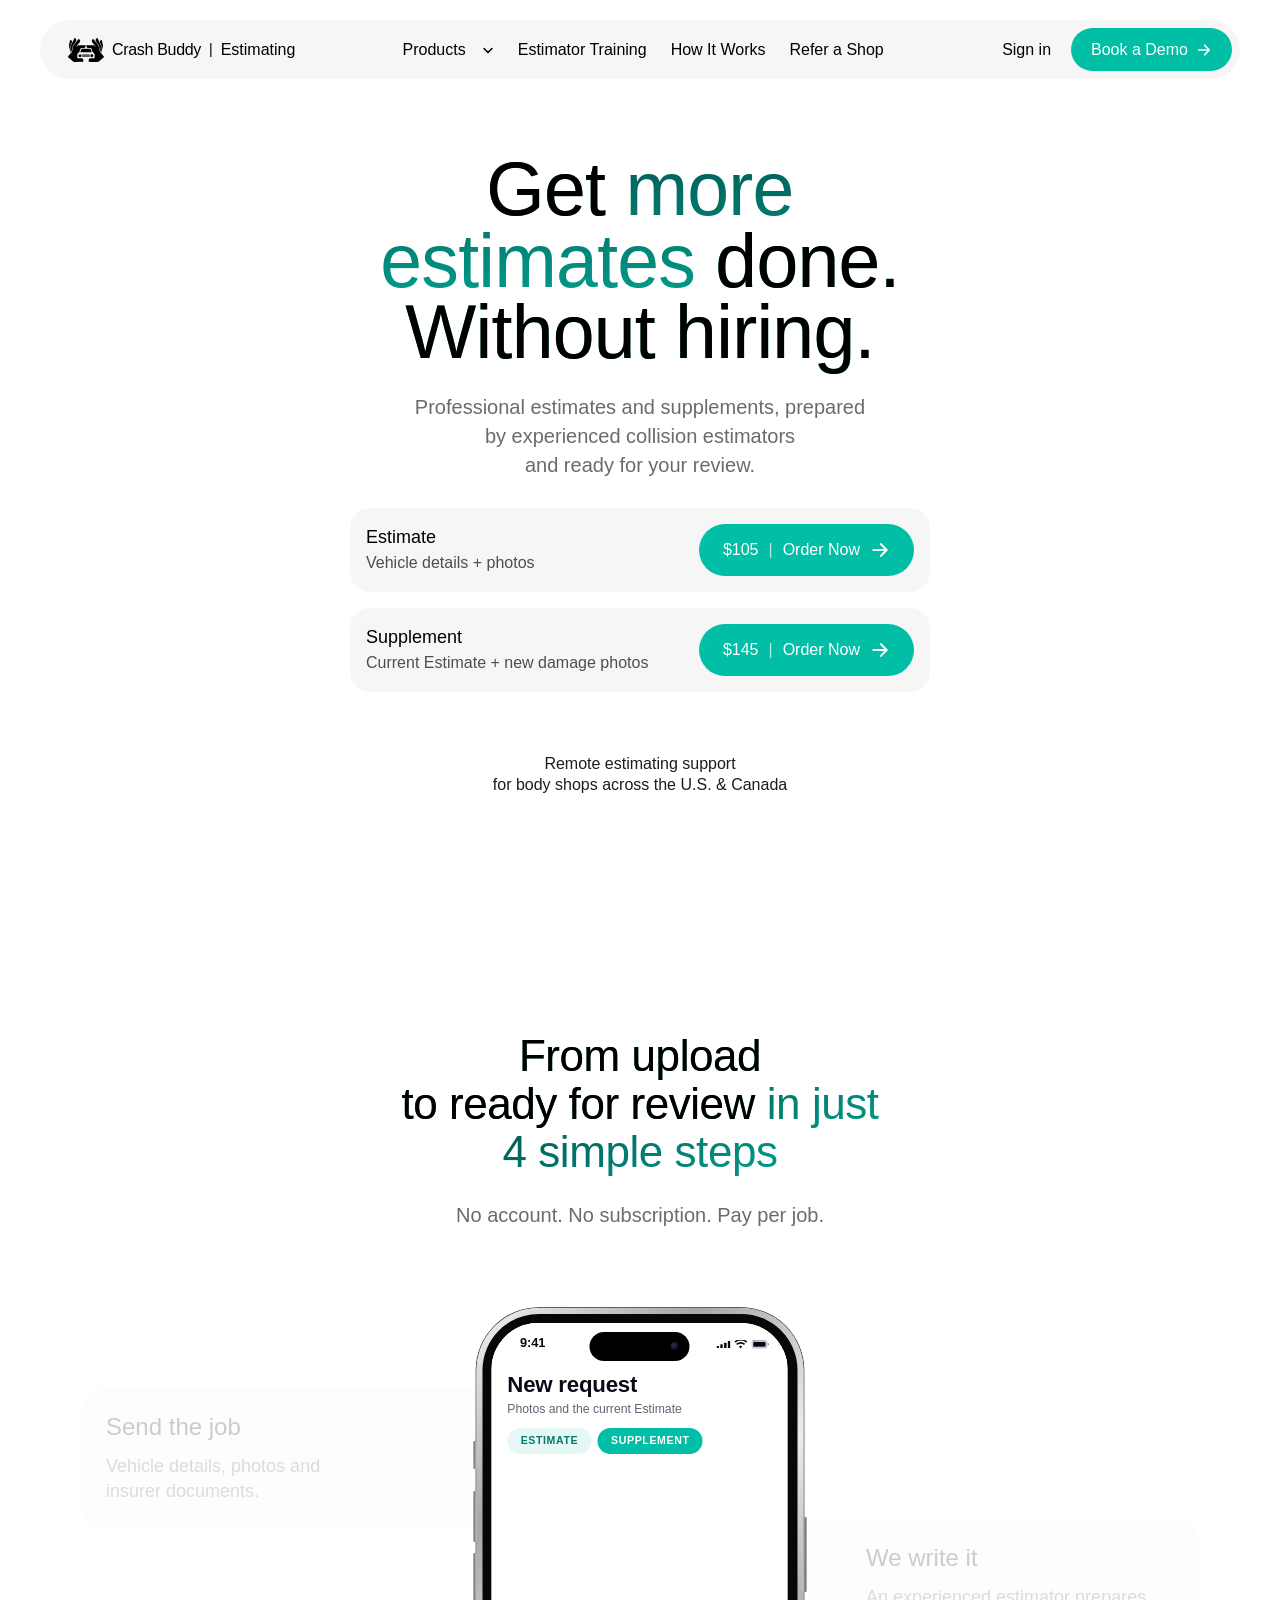
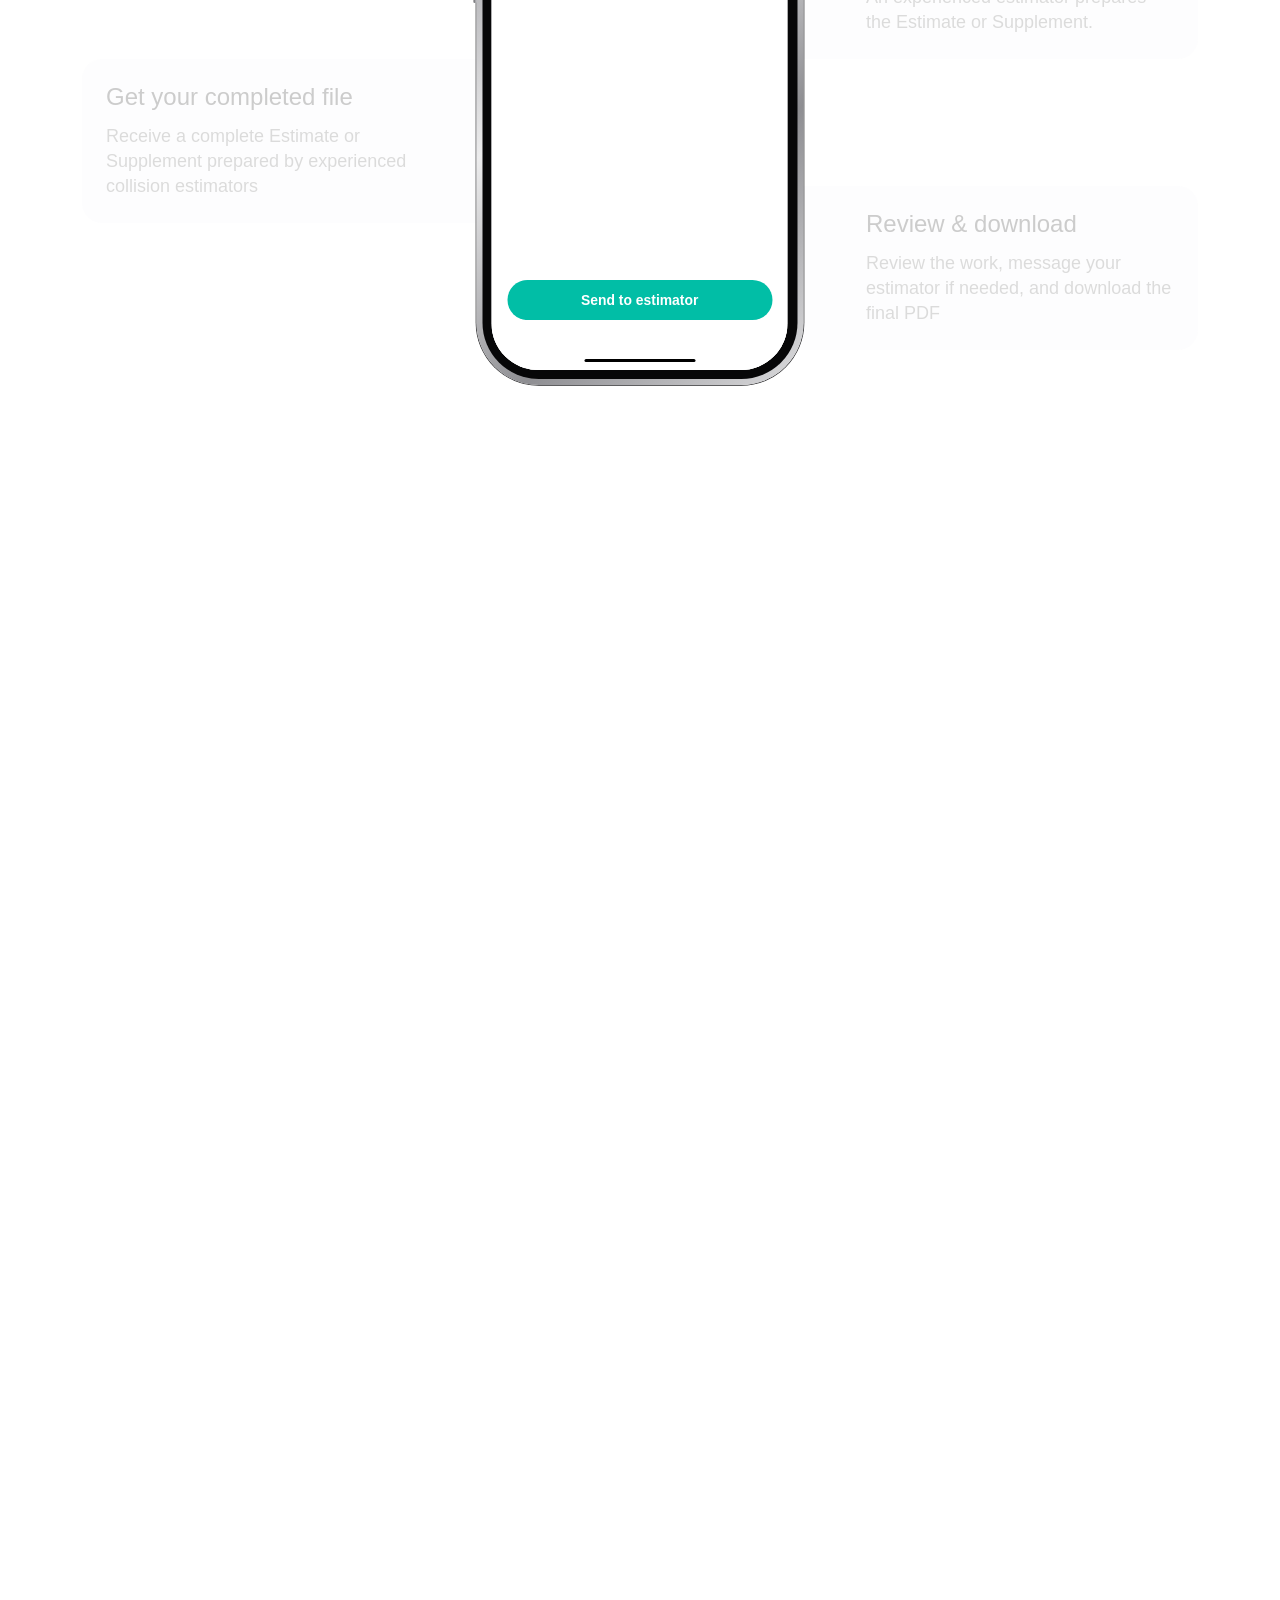
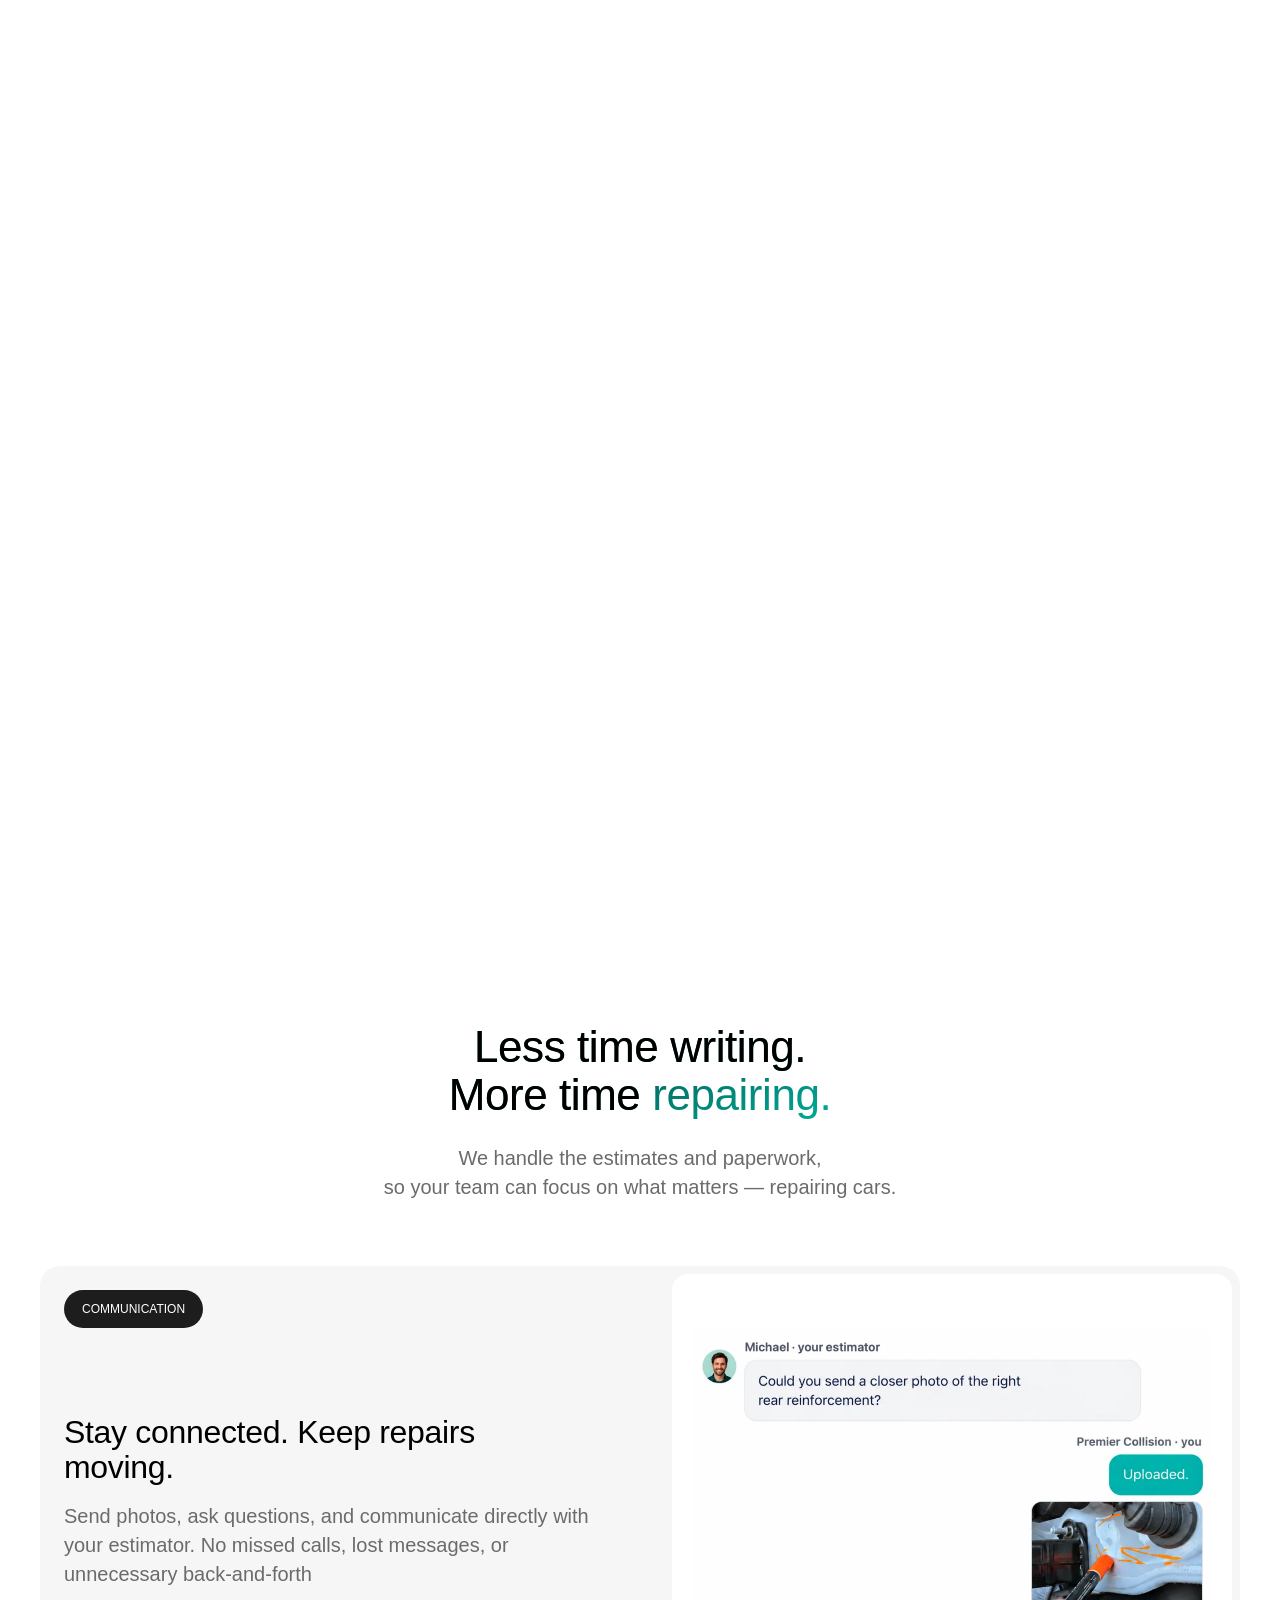
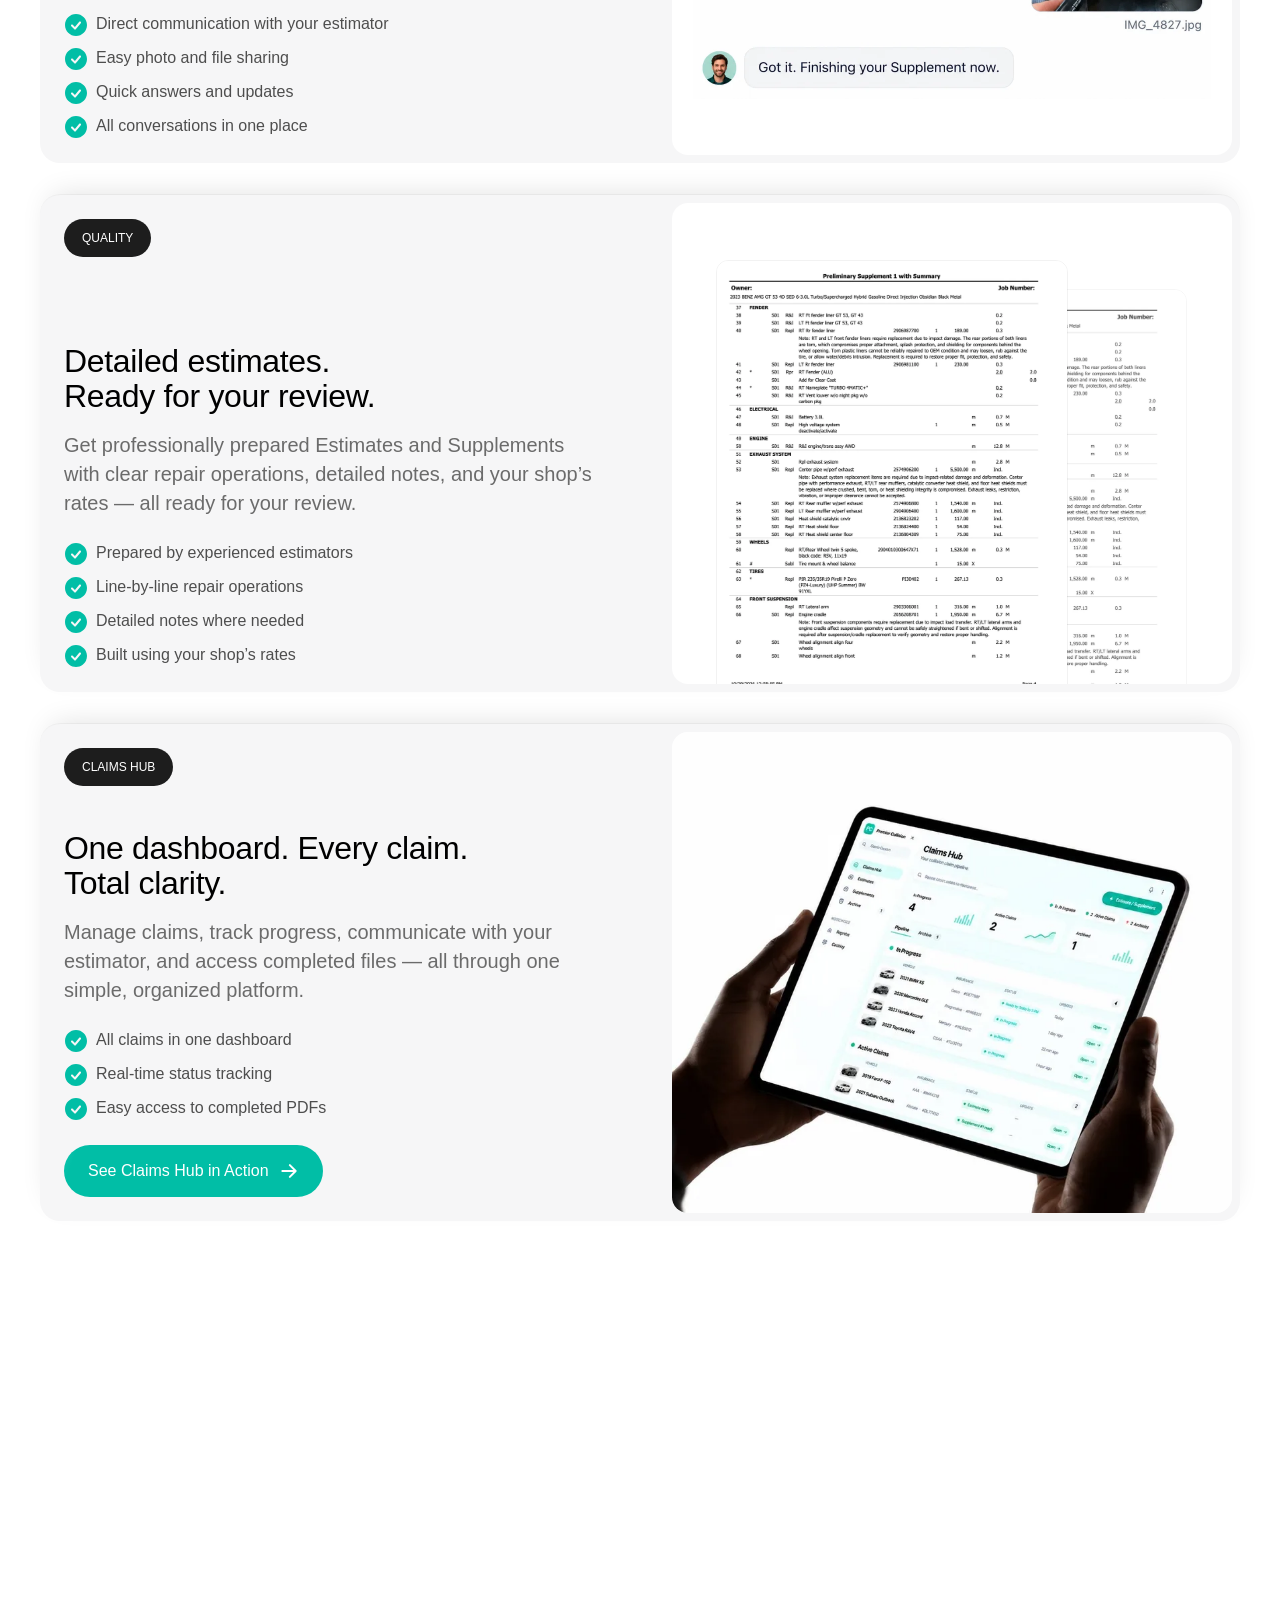
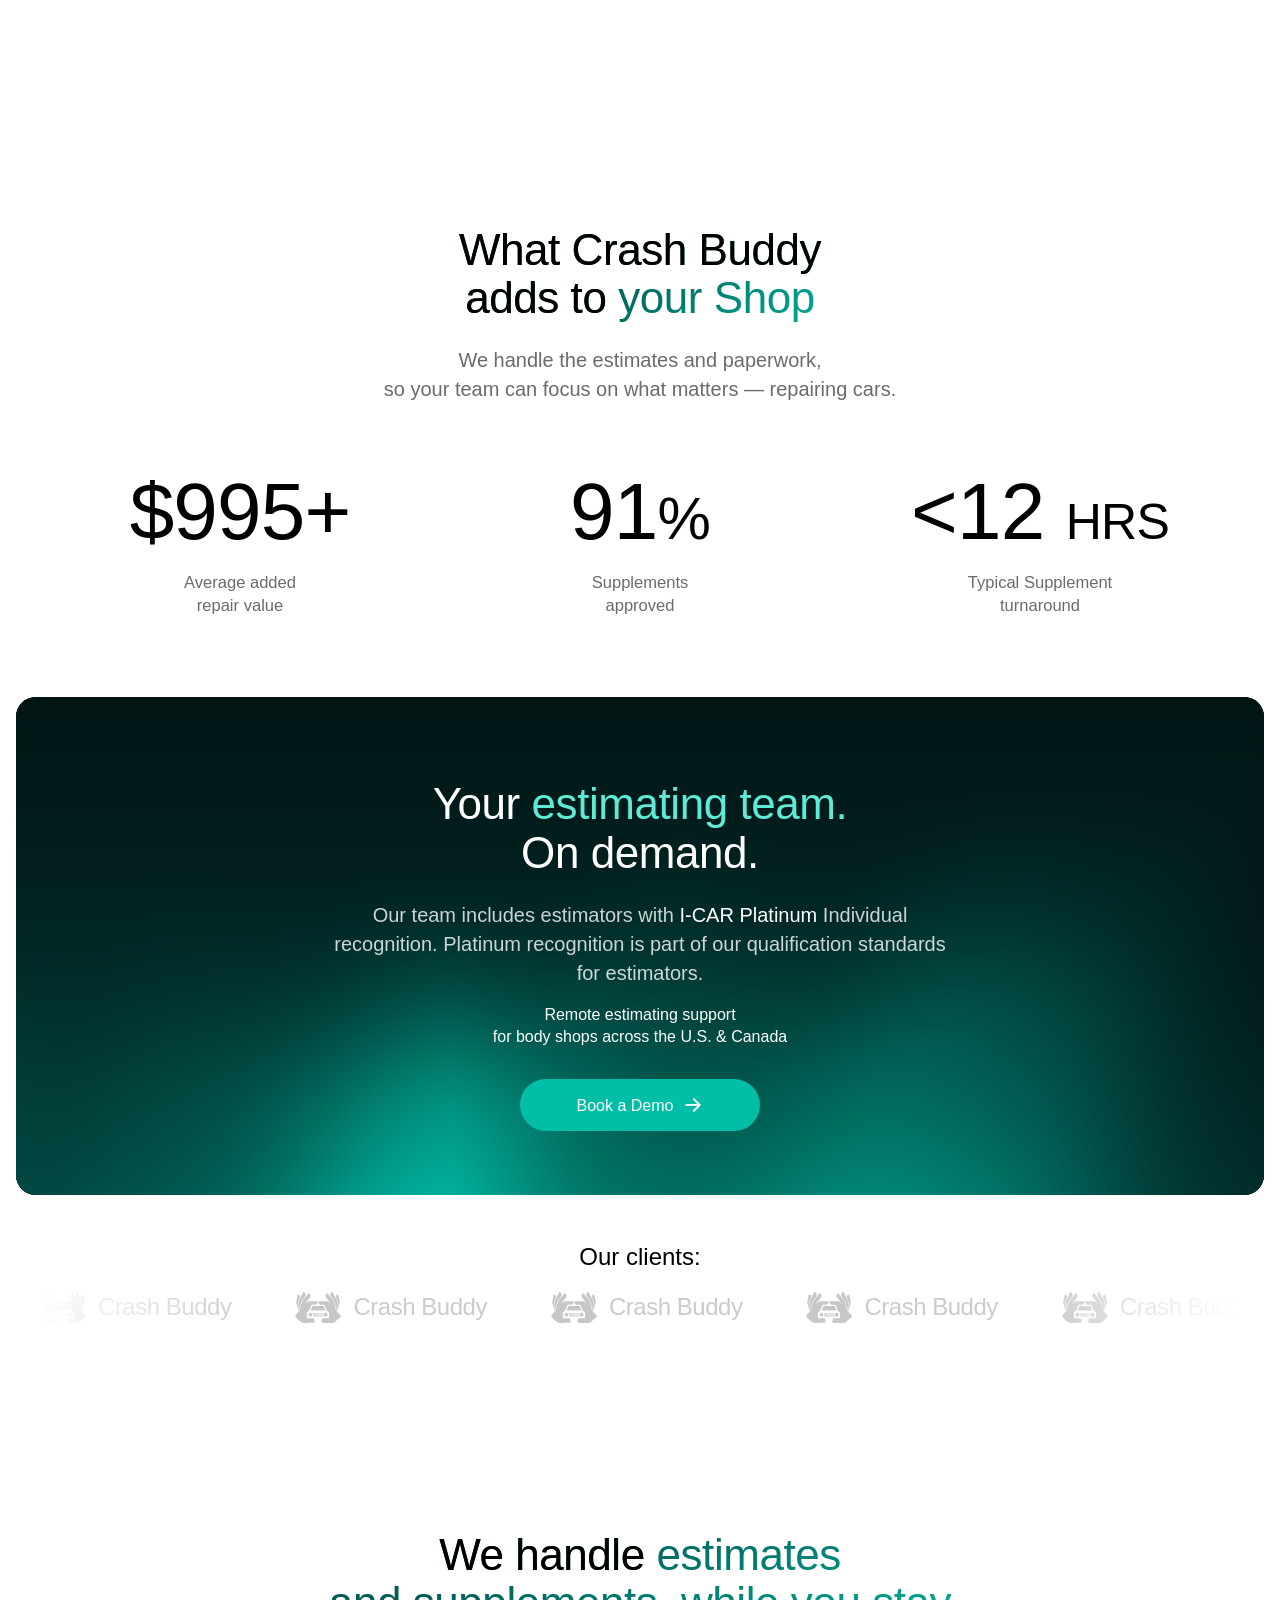
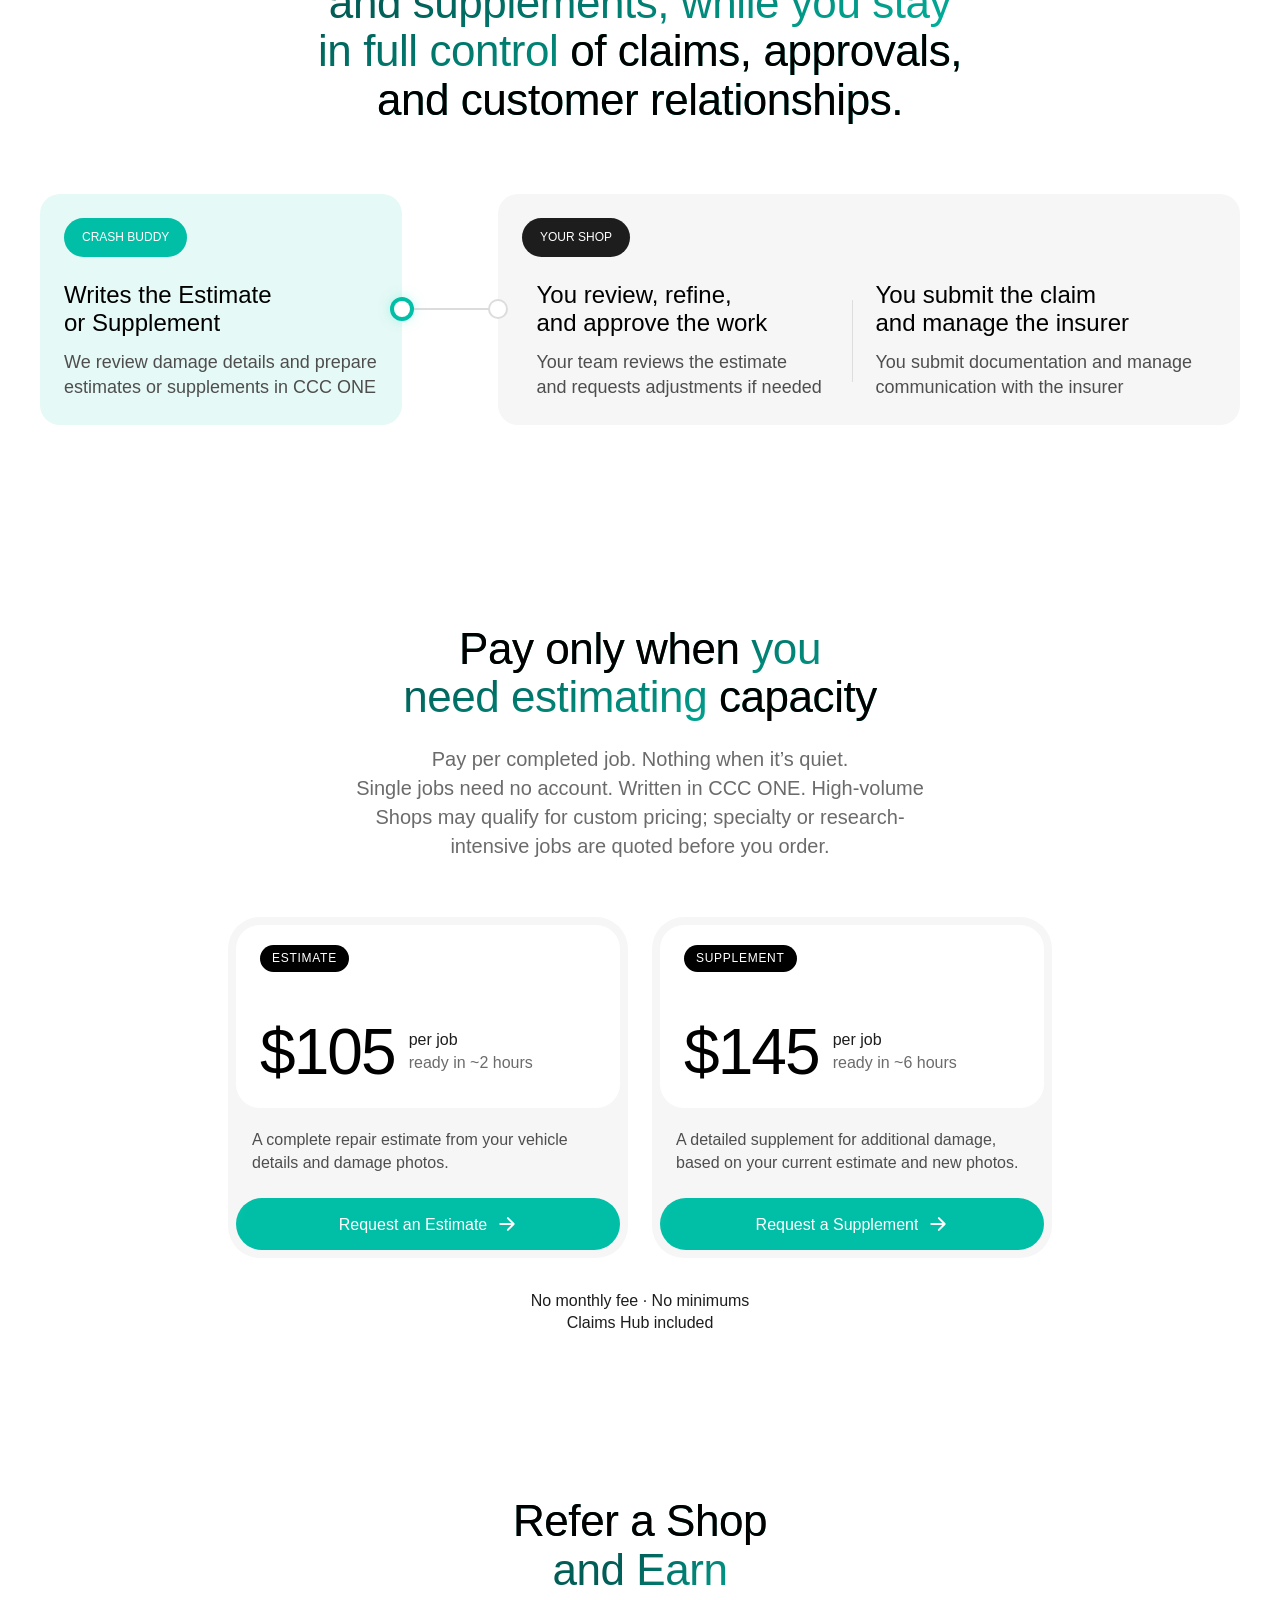
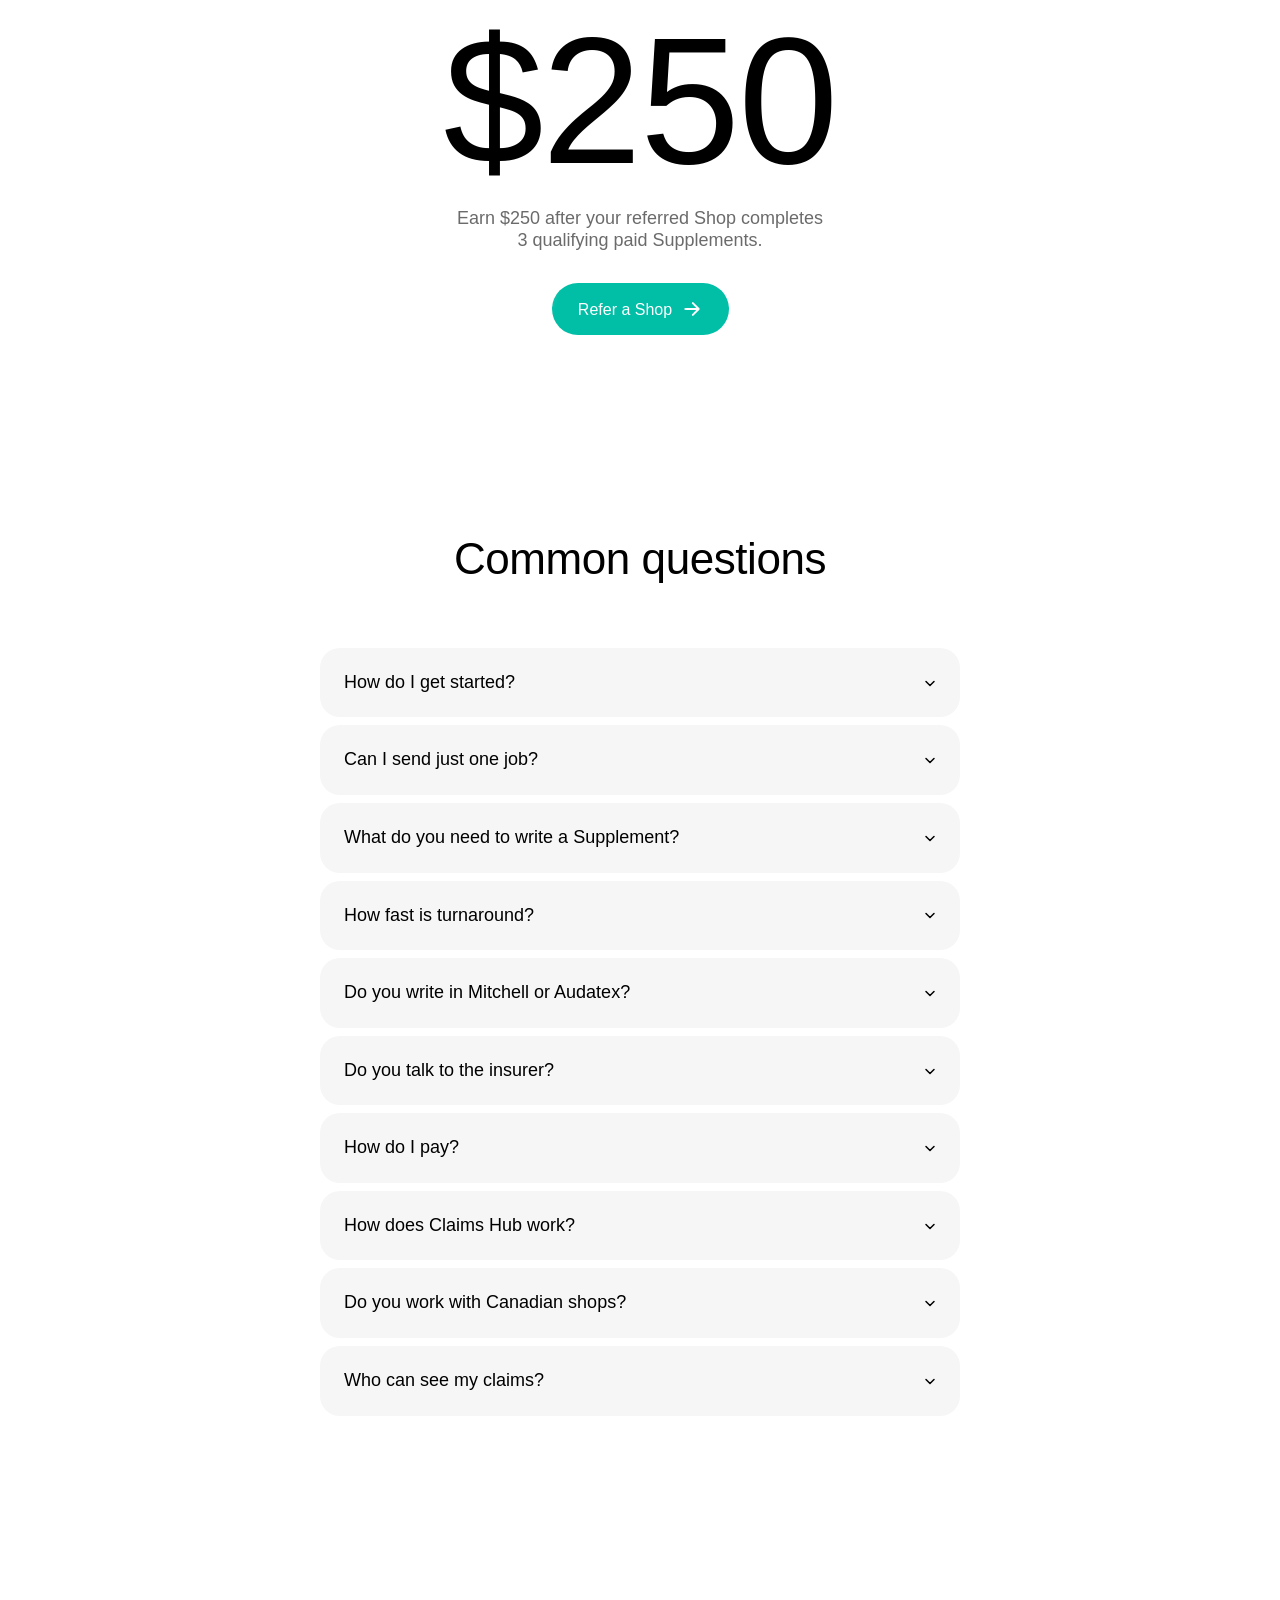
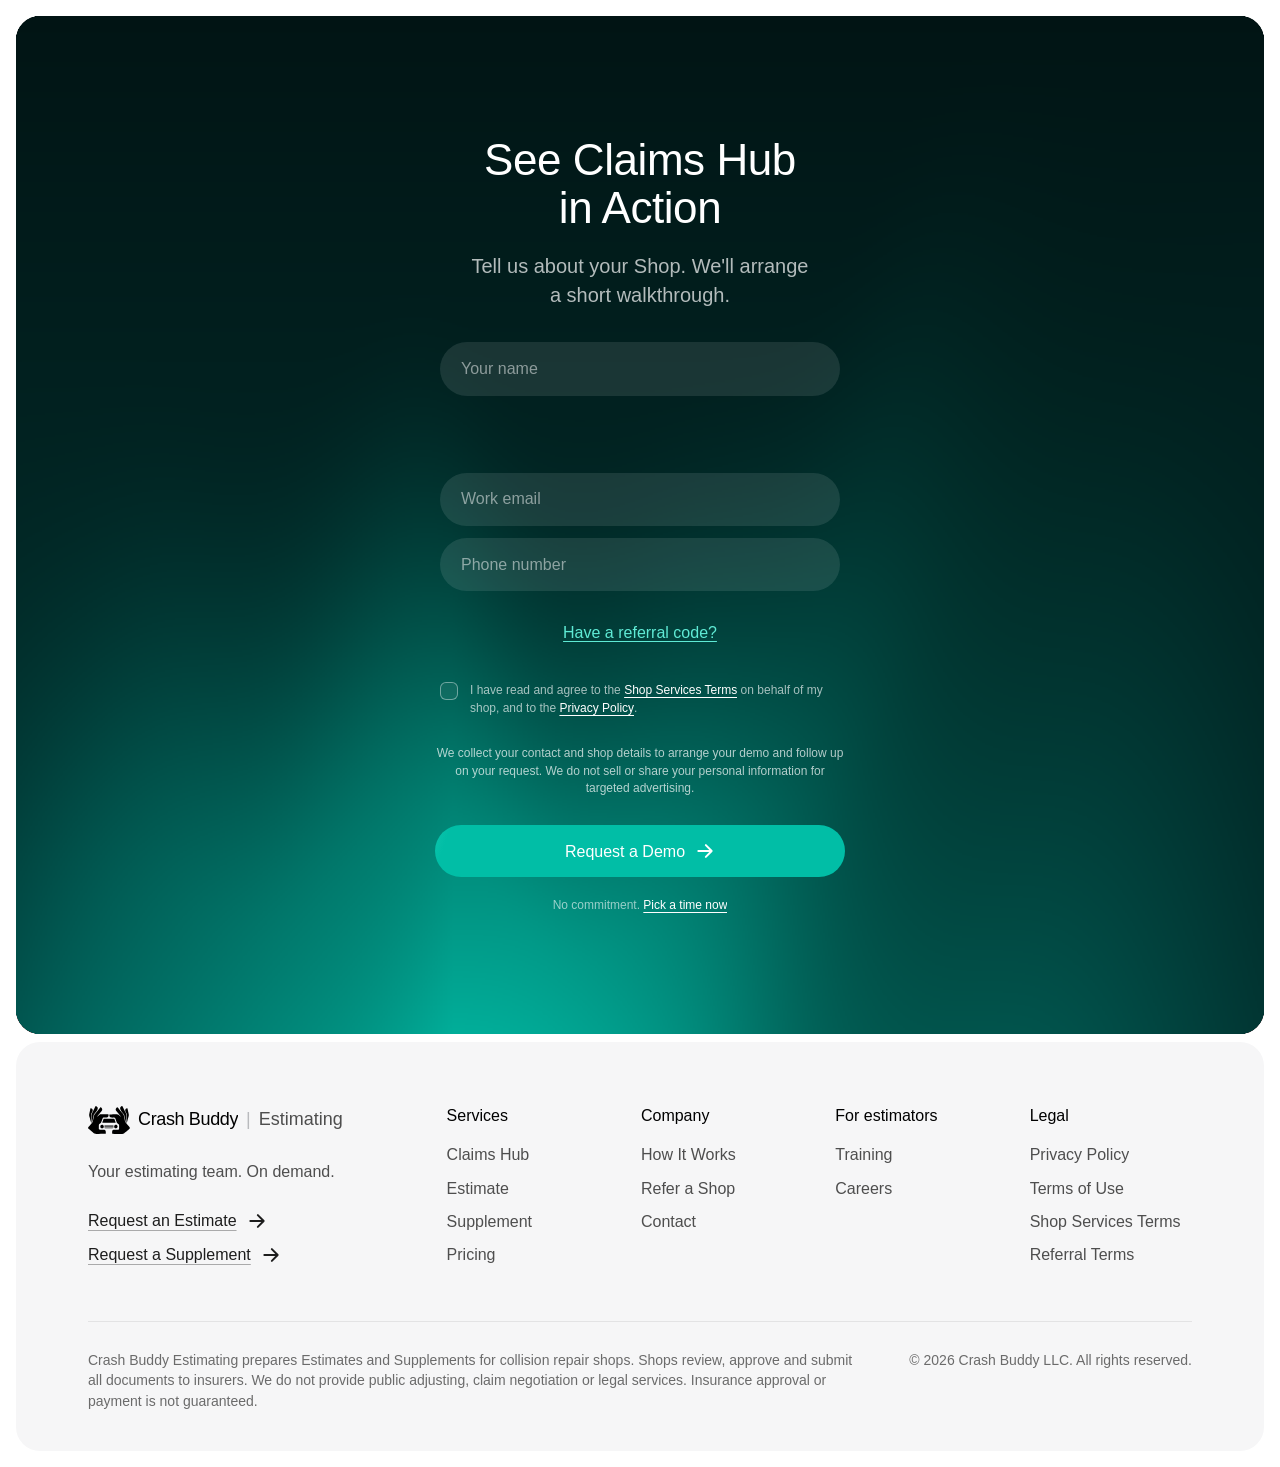
<file: index.html>
<!doctype html>
<html lang="en">
<head>
  <meta charset="utf-8">
  <meta name="viewport" content="width=device-width, initial-scale=1">
  <!-- SEO: title, description, canonical, icons, link previews -->
  <title>Estimate &amp; Supplement Writing for Body Shops | Crash Buddy Estimating</title>
  <meta name="description" content="Collision estimates and supplements for body shops, written in CCC ONE by experienced estimators. Estimate $105 in ~2 h, Supplement $145 in ~6 h. Pay per job.">
  <link rel="canonical" href="https://crashbuddyestimating.com/">
  <script>/* staging copies (GitHub Pages, previews) stay out of search; the real domain is indexed */
    if (!/(^|\.)crashbuddyestimating\.com$/.test(location.hostname) || /-b\.html$/.test(location.pathname)) { var r = document.createElement('meta'); r.name = 'robots'; r.content = 'noindex, follow'; document.head.appendChild(r); }</script>
  <meta name="theme-color" content="#ffffff">
  <link rel="icon" href="favicon.ico" sizes="32x32">
  <link rel="icon" href="favicon.svg" type="image/svg+xml">
  <link rel="apple-touch-icon" href="assets/icons/apple-touch-icon.png">
  <link rel="manifest" href="site.webmanifest">
  <meta property="og:type" content="website">
  <meta property="og:site_name" content="Crash Buddy Estimating">
  <meta property="og:locale" content="en_US">
  <meta property="og:title" content="Estimate &amp; Supplement Writing for Body Shops | Crash Buddy Estimating">
  <meta property="og:description" content="Collision estimates and supplements for body shops, written in CCC ONE by experienced estimators. Estimate $105 in ~2 h, Supplement $145 in ~6 h. Pay per job.">
  <meta property="og:url" content="https://crashbuddyestimating.com/">
  <meta property="og:image" content="https://crashbuddyestimating.com/assets/og/og-home.jpg">
  <meta property="og:image:width" content="1200">
  <meta property="og:image:height" content="630">
  <meta property="og:image:alt" content="Crash Buddy Estimating: get more estimates done without hiring. Estimate $105, Supplement $145.">
  <meta name="twitter:card" content="summary_large_image">
  <meta name="twitter:title" content="Estimate &amp; Supplement Writing for Body Shops | Crash Buddy Estimating">
  <meta name="twitter:description" content="Collision estimates and supplements for body shops, written in CCC ONE by experienced estimators. Estimate $105 in ~2 h, Supplement $145 in ~6 h. Pay per job.">
  <meta name="twitter:image" content="https://crashbuddyestimating.com/assets/og/og-home.jpg">
  <meta name="twitter:image:alt" content="Crash Buddy Estimating: get more estimates done without hiring. Estimate $105, Supplement $145.">
  <!-- /SEO -->
  <link rel="stylesheet" href="styles.css?v=11191510">
  <script type="application/ld+json" id="ld-site">{"@context":"https://schema.org","@graph":[{"@type":"Organization","@id":"https://crashbuddyestimating.com/#org","name":"Crash Buddy Estimating","legalName":"Crash Buddy LLC","url":"https://crashbuddyestimating.com/","logo":"https://crashbuddyestimating.com/assets/icons/icon-512.png","areaServed":["US","CA"]},{"@type":"WebSite","@id":"https://crashbuddyestimating.com/#website","url":"https://crashbuddyestimating.com/","name":"Crash Buddy Estimating","publisher":{"@id":"https://crashbuddyestimating.com/#org"},"inLanguage":"en-US"},{"@type":"ProfessionalService","@id":"https://crashbuddyestimating.com/#service","name":"Crash Buddy Estimating","url":"https://crashbuddyestimating.com/","image":"https://crashbuddyestimating.com/assets/og/og-home.jpg","description":"Collision estimate and supplement writing for body shops, delivered through Claims Hub. The shop reviews, approves and submits every document.","parentOrganization":{"@id":"https://crashbuddyestimating.com/#org"},"priceRange":"$105–$145","areaServed":[{"@type":"Country","name":"United States"},{"@type":"Country","name":"Canada"}],"makesOffer":[{"@type":"Offer","name":"Estimate","price":"105","priceCurrency":"USD","url":"https://crashbuddyestimating.com/request.html?type=estimate","itemOffered":{"@type":"Service","name":"Collision repair estimate writing","serviceType":"Collision estimating"}},{"@type":"Offer","name":"Supplement","price":"145","priceCurrency":"USD","url":"https://crashbuddyestimating.com/request.html?type=supplement","itemOffered":{"@type":"Service","name":"Collision supplement writing","serviceType":"Collision estimating"}}]},{"@type":"FAQPage","mainEntity":[{"@type":"Question","name":"How do I get started?","acceptedAnswer":{"@type":"Answer","text":"Send one job now: request an Estimate ($105) or a Supplement ($145) above. No account needed. For ongoing work, request a demo and we set up Claims Hub for your Shop."}},{"@type":"Question","name":"Can I send just one job?","acceptedAnswer":{"@type":"Answer","text":"Yes. No account needed. The finished PDF comes to your email."}},{"@type":"Question","name":"What do you need to write a Supplement?","acceptedAnswer":{"@type":"Answer","text":"The current insurance Estimate (PDF or CCC export), teardown photos — wide shots and close-ups — and any denial notes. A VIN helps. For an initial Estimate, photos and vehicle details are enough. Anything else, your estimator asks for inside the claim."}},{"@type":"Question","name":"How fast is turnaround?","acceptedAnswer":{"@type":"Answer","text":"Most Supplements come back in about 6 hours and most Estimates in about 2 hours, during business hours (Pacific), once we have clear photos and — for a Supplement — the current insurance Estimate. Heavy structural files can take longer; we tell you when we open the file."}},{"@type":"Question","name":"Do you write in Mitchell or Audatex?","acceptedAnswer":{"@type":"Answer","text":"We write in CCC ONE and deliver a PDF, so there is no extra software seat for the work you send us. If your Shop works in Mitchell or Audatex, ask before you order and we’ll tell you what we can do."}},{"@type":"Question","name":"Do you talk to the insurer?","acceptedAnswer":{"@type":"Answer","text":"No. Your Shop reviews, approves and submits under its own name and rates, and handles the adjuster. We write the documentation your Shop submits."}},{"@type":"Question","name":"How do I pay?","acceptedAnswer":{"@type":"Answer","text":"Per job, when you order: $105 per Estimate, $145 per Supplement, no subscription or minimum. Pricing agreed for your Shop appears in Claims Hub before you pay. Specialty vehicles and research-intensive jobs are quoted before you order."}},{"@type":"Question","name":"How does Claims Hub work?","acceptedAnswer":{"@type":"Answer","text":"One claim per vehicle. Photos, documents, messages with your estimator and every Estimate or Supplement stay on it, so the next Supplement starts from the same claim — not from scratch. Your Shop’s rates and agreed pricing live there too, and archived claims can be reopened."}},{"@type":"Question","name":"Do you work with Canadian shops?","acceptedAnswer":{"@type":"Answer","text":"Yes — remotely, across the U.S. and Canada, through Claims Hub."}},{"@type":"Question","name":"Who can see my claims?","acceptedAnswer":{"@type":"Answer","text":"Your Shop and the Crash Buddy estimators working on your jobs. Each Shop has its own private workspace. See our Privacy Policy."}}]}]}</script>
</head>
<body>

<header class="header">
  <nav class="nav">
    <a href="#" class="nav__brand">
      <img src="assets/logo.svg" width="36" height="24" alt="">
      <span class="nav__brand-name">Crash Buddy</span>
      <span class="nav__brand-sep">|</span>
      <span>Estimating</span>
    </a>

    <div class="nav__menu" id="nav-menu">
      <ul class="nav__links">
        <li class="nav__dd">
          <button class="nav__link nav__dd-btn" type="button" aria-expanded="false" aria-controls="products-menu">Products <img src="assets/chevron-down.svg" width="12" height="12" alt=""></button>
          <div class="nav__dd-panel" id="products-menu">
            <div class="nav__dd-list">
              <p class="nav__dd-label">Products</p>
              <a class="nav__dd-item" href="request.html?type=estimate"><span class="nav__dd-row"><b>Estimate</b><b>$105</b></span><span>Vehicle details + photos</span></a>
              <a class="nav__dd-item" href="request.html?type=supplement"><span class="nav__dd-row"><b>Supplement</b><b>$145</b></span><span>Current Estimate + new photos</span></a>
            </div>
            <div class="nav__dd-hub">
              <span class="nav__dd-media"><img src="assets/claims-hub-tablet.webp" width="1455" height="1081" alt="Claims Hub on a tablet" loading="lazy" decoding="async"></span>
              <div class="nav__dd-hub-text">
                <b class="nav__dd-title">Claims Hub</b>
                <span class="nav__dd-desc">One dashboard for every claim — track progress, message your estimator and download finished files.</span>
                <a class="btn btn--sm nav__dd-btn-demo" href="index.html#demo">Book a Demo</a>
              </div>
            </div>
          </div>
        </li>
        <li><a class="nav__link" href="training.html">Estimator Training</a></li>
        <li><a class="nav__link" href="#how-it-works">How It Works</a></li>
        <li><a class="nav__link" href="#refer">Refer a Shop</a></li>
      </ul>
      <div class="nav__actions">
        <a class="nav__signin" href="#">Sign in</a>
        <a class="btn btn--sm" href="#demo">Book a Demo</a>
      </div>
    </div>

    <button class="nav__toggle" type="button" aria-label="Open menu" aria-expanded="false" aria-controls="mnav"><span></span><span></span><span></span></button>
  </nav>
</header>

<!-- Mobile menu: full screen, one list of links (Apple-style) -->
<div class="mnav" id="mnav" aria-hidden="true">
  <div class="mnav__top">
    <a href="index.html" class="nav__brand mnav__brand">
      <img src="assets/logo.svg" width="36" height="24" alt="">
      <span class="nav__brand-name">Crash Buddy</span>
      <span class="nav__brand-sep">|</span>
      <span>Estimating</span>
    </a>
    <button class="mnav__close" type="button" aria-label="Close menu"><span></span><span></span><span></span></button>
  </div>
  <p class="mnav__label">Services</p>
  <nav class="mnav__list" aria-label="Services">
    <a href="request.html?type=estimate"><span>Estimate</span><span class="mnav__price">$105</span></a>
    <a href="request.html?type=supplement"><span>Supplement</span><span class="mnav__price">$145</span></a>
    <a href="training.html">Estimator Training</a>
  </nav>
  <nav class="mnav__sub" aria-label="More">
    <a href="index.html#how-it-works">How It Works</a>
    <a href="index.html#refer">Refer a Shop</a>
    <a href="careers.html">Careers</a>
    <a href="index.html#claims-hub">Claims Hub</a>
  </nav>
  <a class="footer__cta mnav__signin" href="#"><span class="footer__cta-text">Sign In</span><span class="btn__arrow" aria-hidden="true"></span></a>
  <a class="btn btn--block mnav__cta" href="index.html#demo">Book a Demo</a>
</div>

<main>
  <!-- Hero -->
  <section class="hero">
    <h1 class="hero__title grad-text grad-v">
      Get <span class="hl">more</span><br>
      <span class="hl">estimates</span> done.<br>
      Without hiring.
    </h1>
    <p class="lead hero__lead">Professional estimates and supplements, prepared by experienced collision estimators<br> and ready for your review.</p>

    <div class="order-list">
      <div class="order-card">
        <div>
          <p class="order-card__title">Estimate</p>
          <p class="order-card__sub">Vehicle details + photos</p>
        </div>
        <a class="btn" href="request.html?type=estimate">$105<span class="btn__sep" aria-hidden="true">|</span>Order Now</a>
      </div>
      <div class="order-card">
        <div>
          <p class="order-card__title">Supplement</p>
          <p class="order-card__sub">Current Estimate + new damage photos</p>
        </div>
        <a class="btn" href="request.html?type=supplement">$145<span class="btn__sep" aria-hidden="true">|</span>Order Now</a>
      </div>
    </div>

    <p class="coverage coverage--sm">Remote estimating support<br>for body shops across the U.S. &amp; Canada</p>
  </section>

  <!-- How it works -->
  <section class="section steps" id="how-it-works">
    <div class="steps__pin">
    <div class="section-head">
      <h2 class="h2 grad-text grad-a">From upload<br>to ready for review <br class="m-only"><span class="hl">in just <br>4 simple steps</span></h2>
      <p class="lead">No account. No subscription. Pay per job.</p>
    </div>

    <div class="steps__track">
      <div class="steps__sticky">
        <div class="steps__stage">
          <ol class="steps__list">
            <li class="step step--l1 is-active">
              <div class="step__text">
                <h3 class="step__title">Send the job</h3>
                <p class="step__desc">Vehicle details, photos and insurer documents.</p>
              </div>
            </li>
            <li class="step step--r1">
              <div class="step__text">
                <h3 class="step__title">We write it</h3>
                <p class="step__desc">An experienced estimator prepares the Estimate or Supplement.</p>
              </div>
            </li>
            <li class="step step--l2">
              <div class="step__text">
                <h3 class="step__title">Get your completed file</h3>
                <p class="step__desc">Receive a complete Estimate or Supplement prepared by experienced collision estimators</p>
              </div>
            </li>
            <li class="step step--r2">
              <div class="step__text">
                <h3 class="step__title">Review &amp; download</h3>
                <p class="step__desc">Review the work, message your estimator if needed, and download the final PDF</p>
              </div>
            </li>
          </ol>
          <div class="steps__bars" aria-hidden="true"><i></i><i></i><i></i><i></i></div>

          <!-- Phone: vector frame + HTML screens. Sizes inside are in "u" = 1/1199 of the phone box width -->
          <div class="phone" role="img" aria-label="Crash Buddy app: send a job, track it, download the finished Supplement">
            <div class="iphone" aria-hidden="true">
              <i class="iphone__btn iphone__btn--action"></i>
              <i class="iphone__btn iphone__btn--vol1"></i>
              <i class="iphone__btn iphone__btn--vol2"></i>
              <i class="iphone__btn iphone__btn--power"></i>

              <div class="iphone__screen">
                <!-- Claim screen (steps 2–3) -->
                <div class="scr scr--claim">
                  <span class="app-icon-btn claim__back rv rv--fade" data-step="2" style="--d:.2s"><svg viewBox="0 0 24 24"><path d="M15 5l-7 7 7 7"/></svg></span>
                  <span class="app-icon-btn claim__more rv rv--fade" data-step="2" style="--d:.2s"><svg viewBox="0 0 24 24"><circle cx="5.5" cy="12" r="1.3"/><circle cx="12" cy="12" r="1.3"/><circle cx="18.5" cy="12" r="1.3"/></svg></span>
                  <p class="claim__title rv rv--fade" data-step="2" style="--d:.2s">BMW 530i</p>
                  <p class="claim__sub rv rv--fade" data-step="2" style="--d:.25s">Demo Claim · SAMPLE-001</p>
                  <div class="app-pills claim__pills rv rv--fade" data-step="2" style="--d:.3s">
                    <span class="app-pill">Demo</span>
                    <span class="app-pill app-pill--on">Supplement</span>
                  </div>

                  <!-- 1 · You send -->
                  <div class="tl tl--1 rv" data-step="2" style="--d:.6s">
                    <span class="tl__num">1</span>
                    <p class="tl__title">You send</p>
                    <p class="tl__desc">Damage photos, odometer, and your<br>current Estimate.</p>
                  </div>
                  <div class="claim__photos">
                    <img class="rv rv--swap" data-step="2" style="--d:.72s" src="assets/photo-1.png" alt="">
                    <img class="rv rv--swap" data-step="2" style="--d:.72s" src="assets/photo-2.png" alt="">
                    <img class="rv rv--swap" data-step="2" style="--d:.72s" src="assets/photo-3.png" alt="">
                    <img class="rv rv--swap" data-step="2" style="--d:.72s" src="assets/photo-4.png" alt="">
                  </div>
                  <div class="file claim__file rv rv--swap" data-step="2" style="--d:.72s">
                    <span class="pdf-ico">PDF</span>
                    <span class="file__text"><b>insurance_estimate.pdf</b><span>Sample · current Estimate</span></span>
                    <span class="file__size">1.2 MB</span>
                  </div>
                  <i class="tl__line tl__line--1" data-step="2" style="--d:.85s"></i>

                  <!-- 2 · We write -->
                  <div class="tl tl--2 rv" data-step="2" style="--d:1.05s">
                    <span class="tl__num">2</span>
                    <p class="tl__title">We write</p>
                  </div>
                  <div class="person rv" data-step="2" style="--d:1.2s">
                    <img class="person__ava" src="assets/patrick.webp" width="320" height="320" alt="" loading="lazy" decoding="async">
                    <p class="person__name">Patrick — teammate</p>
                    <p class="person__desc">Reviewing photos and current<br>Estimate.</p>
                    <span class="person__status"><i class="status-dot" data-step="2"></i>In progress</span>
                  </div>
                  <i class="tl__line tl__line--2" data-step="3" style="--d:0s"></i>

                  <!-- 3 · Ready to review -->
                  <div class="tl tl--3 rv" data-step="3" style="--d:.2s">
                    <span class="tl__num">3</span>
                    <p class="tl__title tl__title--green">Ready to review</p>
                  </div>
                  <div class="ready rv" data-step="3" style="--d:.35s">
                    <span class="pdf-ico pdf-ico--green">PDF</span>
                    <span class="file__text"><b>Sample_Supplement_BMW_530i.pdf</b><span>Ready for your review · 1.4 MB</span></span>
                    <span class="ready__btn" data-step="3">Download PDF<i class="ready__tap" data-step="4"></i></span>
                  </div>
                </div>

                <!-- Step 1 · new request form -->
                <div class="scr scr--form">
                  <div class="scr__in form">
                    <span class="app-icon-btn"><svg viewBox="0 0 24 24"><path d="M15 5l-7 7 7 7"/></svg></span>
                    <p class="app-title">New request</p>
                    <p class="app-sub">Send the job to your estimator</p>
                    <div class="app-pills">
                      <span class="app-pill">Estimate</span>
                      <span class="app-pill app-pill--on">Supplement</span>
                    </div>

                    <p class="form__label">Vehicle</p>
                    <div class="form__field form__field--vehicle">
                      <span class="fill fill--vehicle">BMW 530i · 2021 · SAMPLE-001</span>
                    </div>

                    <p class="form__label">Notes for estimator</p>
                    <div class="form__field form__field--notes">
                      <span class="fill fill--n1">Rear reinforcement and bumper damage.</span>
                      <span class="fill fill--n2">Please check the current Estimate.</span>
                    </div>

                    <p class="form__label">Photos</p>
                    <div class="form__photos">
                      <img class="thumb" style="--d:.75s" src="assets/photo-1.png" alt="">
                      <img class="thumb" style="--d:.85s" src="assets/photo-2.png" alt="">
                      <img class="thumb" style="--d:.95s" src="assets/photo-3.png" alt="">
                      <img class="thumb" style="--d:1.05s" src="assets/photo-4.png" alt="">
                    </div>

                    <div class="file form__file">
                      <span class="pdf-ico">PDF</span>
                      <span class="file__text">
                        <b>insurance_estimate.pdf</b>
                        <span class="form__file-sub"><span class="sub-a">Uploading…</span><span class="sub-b">1.2 MB · uploaded</span></span>
                        <span class="form__bar"><i></i></span>
                      </span>
                    </div>

                    <span class="form__send">
                      <span class="send-a">Send to estimator</span>
                      <span class="send-b"><svg viewBox="0 0 24 24"><path d="M5 12.5l4.5 4.5L19 7.5"/></svg>Sent</span>
                      <i class="form__tap"></i>
                    </span>
                  </div>
                </div>

                <!-- Step 4 · PDF opened + confirmation -->
                <div class="scr scr--pdf">
                  <div class="scr__in viewer">
                    <div class="viewer__bar">
                      <span class="app-icon-btn"><svg viewBox="0 0 24 24"><path d="M6 6l12 12M18 6L6 18"/></svg></span>
                      <span class="viewer__name">Sample_Supplement_BMW_530i.pdf</span>
                      <span class="app-icon-btn"><svg viewBox="0 0 24 24"><path d="M12 15V4M7.5 8.5L12 4l4.5 4.5M5 13v5.5A1.5 1.5 0 0 0 6.5 20h11a1.5 1.5 0 0 0 1.5-1.5V13"/></svg></span>
                    </div>
                    <div class="viewer__doc"><img src="assets/estimate-doc.webp" width="1275" height="1650" alt="" loading="lazy" decoding="async"></div>
                    <div class="viewer__toast">
                      <span class="check">
                        <svg viewBox="0 0 52 52"><circle class="check__bg" cx="26" cy="26" r="26"/><path class="check__path" d="M15 27l7.5 7.5L37.5 19"/></svg>
                      </span>
                      <span class="viewer__toast-text">
                        <b>Download complete</b>
                        <span>Supplement saved · ready to submit</span>
                      </span>
                    </div>
                  </div>
                </div>

                <!-- Mobile: one simple screen per step (desktop keeps the detailed screens above) -->
                <div class="scr scr--m">
                  <!-- 1 · Send the job -->
                  <div class="mp mp--send" data-m="1">
                    <p class="app-title">New request</p>
                    <p class="app-sub">Photos and the current Estimate</p>
                    <div class="app-pills">
                      <span class="app-pill">Estimate</span>
                      <span class="app-pill app-pill--on">Supplement</span>
                    </div>
                    <div class="mp__photos">
                      <img style="--d:.1s" src="assets/bmw-rear.webp" width="320" height="240" alt="" decoding="async">
                      <img style="--d:.2s" src="assets/bmw-reinforcement.webp" width="320" height="240" alt="" decoding="async">
                      <img style="--d:.3s" src="assets/bmw-structure.webp" width="320" height="240" alt="" decoding="async">
                      <img style="--d:.4s" src="assets/bmw-odometer.webp" width="320" height="240" alt="" decoding="async">
                    </div>
                    <div class="file mp__file">
                      <span class="pdf-ico">PDF</span>
                      <span class="file__text"><b>insurance_estimate.pdf</b><span>Current Estimate</span></span>
                      <span class="file__size">1.2 MB</span>
                    </div>
                    <span class="mp__btn">
                      <span class="mp__a">Send to estimator</span>
                      <span class="mp__b"><svg viewBox="0 0 24 24"><path d="M5 12.5l4.5 4.5L19 7.5"/></svg>Sent</span>
                      <i class="mp__tap"></i>
                    </span>
                  </div>

                  <!-- 2 · We write it -->
                  <div class="mp mp--work" data-m="2">
                    <span class="mp__ava"><img src="assets/patrick.webp" width="320" height="320" alt="" loading="lazy" decoding="async"></span>
                    <p class="mp__name">Patrick</p>
                    <p class="mp__role">Your estimator</p>
                    <span class="mp__status">Writing your Supplement<i></i><i></i><i></i></span>
                  </div>

                  <!-- 3 · Get your file -->
                  <div class="mp mp--ready" data-m="3">
                    <span class="mp__doc">
                      <span class="pdf-ico pdf-ico--green">PDF</span>
                      <span class="check"><svg viewBox="0 0 52 52"><circle class="check__bg" cx="26" cy="26" r="26"/><path class="check__path" d="M15 27l7.5 7.5L37.5 19"/></svg></span>
                    </span>
                    <p class="mp__name">Supplement ready</p>
                    <p class="mp__role">Sample_Supplement_BMW_530i.pdf</p>
                  </div>

                  <!-- 4 · Review & download -->
                  <div class="mp mp--get" data-m="4">
                    <div class="mp__page"><img src="assets/estimate-doc.webp" width="1275" height="1650" alt="" loading="lazy" decoding="async"></div>
                    <span class="mp__btn">
                      <span class="mp__a">Download PDF</span>
                      <span class="mp__b"><svg viewBox="0 0 24 24"><path d="M5 12.5l4.5 4.5L19 7.5"/></svg>Downloaded</span>
                      <i class="mp__tap"></i>
                    </span>
                  </div>
                </div>

                <!-- System UI -->
                <div class="statusbar">
                  <span class="statusbar__time">9:41</span>
                  <span class="statusbar__icons">
                    <svg viewBox="0 0 25 14" class="sb-signal"><rect x="0" y="9" width="4.5" height="5" rx="1"/><rect x="6.8" y="6" width="4.5" height="8" rx="1"/><rect x="13.6" y="3" width="4.5" height="11" rx="1"/><rect x="20.4" y="0" width="4.5" height="14" rx="1"/></svg>
                    <svg viewBox="0 0 22 16" class="sb-wifi"><path d="M11 15.2l3-3.3a4.4 4.4 0 0 0-6 0z"/><path d="M4.9 9.1a8.7 8.7 0 0 1 12.2 0l2-2.2a11.7 11.7 0 0 0-16.2 0z"/><path d="M1.1 5a14.1 14.1 0 0 1 19.8 0L22.7 3a16.9 16.9 0 0 0-23.4 0z" transform="translate(.3 0)"/></svg>
                    <svg viewBox="0 0 32 15" class="sb-battery"><rect x=".75" y=".75" width="27" height="13.5" rx="4" fill="none" stroke="currentColor" stroke-opacity=".4" stroke-width="1.5"/><rect x="3" y="3" width="22.5" height="9" rx="2.2"/><path d="M29.5 5v5a2.6 2.6 0 0 0 0-5z" opacity=".45"/></svg>
                  </span>
                </div>
                <i class="island"></i>
                <i class="home-bar"></i>
              </div>
            </div>
          </div>
        </div>
      </div>
    </div>
    </div>
  </section>

  <!-- Features -->
  <section class="section">
    <div class="section-head">
      <h2 class="h2 grad-text grad-a">Less time writing.<br>More time <span class="hl">repairing.</span></h2>
      <p class="lead lead--538">We handle the estimates and paperwork, <br>so your team can focus on what matters — repairing cars.</p>
    </div>

    <div class="features">
      <article class="feature">
        <div class="feature__body">
          <span class="tag">Communication</span>
          <div class="feature__content">
            <div class="feature__text">
              <h3 class="h3">Stay connected. Keep repairs moving.</h3>
              <p class="lead">Send photos, ask questions, and communicate directly with your estimator. No missed calls, lost messages, or unnecessary back-and-forth</p>
            </div>
            <ul class="checklist">
              <li>Direct communication with your estimator</li>
              <li>Easy photo and file sharing</li>
              <li>Quick answers and updates</li>
              <li>All conversations in one place</li>
            </ul>
          </div>
        </div>
        <div class="feature__media feature__media--chat">
          <img src="assets/chat.webp?v=2" width="518" height="369" alt="Chat between shop and estimator" loading="lazy" decoding="async">
        </div>
      </article>

      <article class="feature">
        <div class="feature__body">
          <span class="tag">Quality</span>
          <div class="feature__content">
            <div class="feature__text">
              <h3 class="h3">Detailed estimates.<br>Ready for your review.</h3>
              <p class="lead">Get professionally prepared Estimates and Supplements with clear repair operations, detailed notes, and your shop’s rates — all ready for your review.</p>
            </div>
            <ul class="checklist">
              <li>Prepared by experienced estimators</li>
              <li>Line-by-line repair operations</li>
              <li>Detailed notes where needed</li>
              <li>Built using your shop’s rates</li>
            </ul>
          </div>
        </div>
        <div class="feature__media feature__media--docs">
          <img class="doc doc--back" src="assets/estimate-doc.webp" width="352" height="454" alt="" loading="lazy" decoding="async">
          <img class="doc doc--front" src="assets/estimate-doc.webp" width="352" height="454" alt="Sample supplement document" loading="lazy" decoding="async">
        </div>
      </article>

      <article class="feature" id="claims-hub">
        <div class="feature__body">
          <span class="tag">Claims Hub</span>
          <div class="feature__content">
            <div class="feature__text">
              <h3 class="h3">One dashboard. Every claim. <br>Total clarity.</h3>
              <p class="lead">Manage claims, track progress, communicate with your estimator, and access completed files — all through one simple, organized platform.</p>
            </div>
            <ul class="checklist">
              <li>All claims in one dashboard</li>
              <li>Real-time status tracking</li>
              <li>Easy access to completed PDFs</li>
            </ul>
            <a class="btn" href="#demo">See Claims Hub in Action</a>
          </div>
        </div>
        <div class="feature__media feature__media--tablet">
          <img class="tablet" src="assets/claims-hub-tablet.webp" width="1455" height="1081" alt="Claims Hub dashboard on a tablet held in both hands" loading="lazy" decoding="async">
        </div>
      </article>
      <div class="features__hold" aria-hidden="true"></div>
    </div>
  </section>

  <!-- Stats -->
  <section class="section stats">
    <div class="section-head">
      <h2 class="h2 grad-text grad-b">What Crash Buddy<br>adds to <span class="hl">your Shop</span></h2>
      <p class="lead lead--538">We handle the estimates and paperwork, <br>so your team can focus on what matters — repairing cars.</p>
    </div>

    <div class="stats__grid">
      <div class="stat">
        <p class="stat__value">$<span class="count" data-count="1000">1,000</span>+</p>
        <p class="stat__label">Average added<br>repair value</p>
      </div>
      <div class="stat">
        <p class="stat__value"><span class="count" data-count="91">91</span><small class="stat__unit--pct">%</small></p>
        <p class="stat__label">Supplements<br>approved</p>
      </div>
      <div class="stat">
        <p class="stat__value">&lt;<span class="count" data-count="12">12</span> <small>HRS</small></p>
        <p class="stat__label">Typical Supplement<br>turnaround</p>
      </div>
    </div>

    <div class="team-card">
      <div class="aurora" data-glow="0.78" aria-hidden="true">
        <i class="aurora__glow"></i>
        <i class="aurora__beam" style="--x:6%;  --w:15%; --r:9deg;  --o:.7;  --b:28px; --t:17s; --d:-3s"></i>
        <i class="aurora__beam" style="--x:28%; --w:10%; --r:11deg; --o:1;   --b:18px; --t:13s; --d:-7s"></i>
        <i class="aurora__beam" style="--x:44%; --w:8%;  --r:14deg; --o:.55; --b:22px; --t:19s; --d:-11s"></i>
        <i class="aurora__beam" style="--x:86%; --w:18%; --r:-6deg; --o:.35; --b:46px; --t:23s; --d:-5s"></i>
      </div>
      <div class="team-card__inner">
        <h2 class="h2 team-card__title">Your <span>estimating team.</span><br>On demand.</h2>
        <p class="team-card__text">Our team includes estimators with <strong>I-CAR Platinum</strong> Individual recognition. Platinum recognition is part of our qualification standards for estimators.</p>
        <p class="team-card__coverage">Remote estimating support<br>for body shops across the U.S. &amp; Canada</p>
        <a class="btn team-card__btn" href="#demo">Book a Demo</a>
      </div>
    </div>

    <div class="clients">
      <p class="clients__title">Our clients:</p>
      <!-- Placeholder ribbon: swap the items for client logos later (keep two identical halves for a seamless loop) -->
      <div class="clients__marquee" aria-label="Clients">
        <ul class="clients__track">
          <li class="clients__item"><img src="assets/logo.svg" width="36" height="24" alt="">Crash Buddy</li>
          <li class="clients__item"><img src="assets/logo.svg" width="36" height="24" alt="">Crash Buddy</li>
          <li class="clients__item"><img src="assets/logo.svg" width="36" height="24" alt="">Crash Buddy</li>
          <li class="clients__item"><img src="assets/logo.svg" width="36" height="24" alt="">Crash Buddy</li>
          <li class="clients__item"><img src="assets/logo.svg" width="36" height="24" alt="">Crash Buddy</li>
          <li class="clients__item"><img src="assets/logo.svg" width="36" height="24" alt="">Crash Buddy</li>
          <li class="clients__item"><img src="assets/logo.svg" width="36" height="24" alt="">Crash Buddy</li>
          <li class="clients__item"><img src="assets/logo.svg" width="36" height="24" alt="">Crash Buddy</li>
          <li class="clients__item"><img src="assets/logo.svg" width="36" height="24" alt="">Crash Buddy</li>
          <li class="clients__item"><img src="assets/logo.svg" width="36" height="24" alt="">Crash Buddy</li>
          <li class="clients__item"><img src="assets/logo.svg" width="36" height="24" alt="">Crash Buddy</li>
          <li class="clients__item"><img src="assets/logo.svg" width="36" height="24" alt="">Crash Buddy</li>
        </ul>
      </div>
    </div>
  </section>

  <!-- Who does what -->
  <section class="section handle">
    <h2 class="h2 grad-text grad-e handle__title">We handle <span class="hl">estimates <br>and supplements, while you stay <br>in full control</span> of claims, approvals, <br>and customer relationships.</h2>

    <div class="handle__cards" data-scrollline>
      <article class="handle-card handle-card--us">
        <span class="tag tag--accent">Crash Buddy</span>
        <div class="handle-card__item">
          <h3 class="handle-card__title">Writes the Estimate<br>or Supplement</h3>
          <p class="handle-card__text">We review damage details and prepare estimates or supplements in CCC ONE</p>
        </div>
      </article>
      <i class="handle__link" data-line aria-hidden="true"></i>
      <article class="handle-card handle-card--shop">
        <span class="tag">Your Shop</span>
        <div class="handle-card__row">
          <div class="handle-card__item">
            <h3 class="handle-card__title">You review, refine,<br>and approve the work</h3>
            <p class="handle-card__text">Your team reviews the estimate <br>and requests adjustments if needed</p>
          </div>
          <div class="handle-card__item">
            <h3 class="handle-card__title">You submit the claim<br>and manage the insurer</h3>
            <p class="handle-card__text">You submit documentation and manage communication with the insurer</p>
          </div>
        </div>
      </article>
    </div>
  </section>

  <!-- Pricing -->
  <section class="section pricing" id="pricing">
    <div class="section-head">
      <h2 class="h2 grad-text grad-d">Pay only when <span class="hl">you <br>need estimating</span> capacity</h2>
      <p class="lead lead--604">Pay per completed job. Nothing when it’s quiet. <br>Single jobs need no account. Written in CCC ONE. High-volume Shops may qualify for custom pricing; specialty or research-intensive jobs are quoted before you order.</p>
    </div>

    <div class="pc-grid">
      <article class="pc">
        <div class="pc__top">
          <span class="pc__tag">Estimate</span>
          <p class="pc__price">
            <span class="pc__amount">$105</span>
            <span class="pc__meta"><b>per job</b><span>ready in ~2 hours</span></span>
          </p>
        </div>
        <p class="pc__desc">A complete repair estimate from your vehicle details and damage photos.</p>
        <a class="btn btn--block" href="request.html?type=estimate">Request an Estimate</a>
      </article>

      <article class="pc">
        <div class="pc__top">
          <span class="pc__tag">Supplement</span>
          <p class="pc__price">
            <span class="pc__amount">$145</span>
            <span class="pc__meta"><b>per job</b><span>ready in ~6 hours</span></span>
          </p>
        </div>
        <p class="pc__desc">A detailed supplement for additional damage, based on your current estimate and new photos.</p>
        <a class="btn btn--block" href="request.html?type=supplement">Request a Supplement</a>
      </article>
    </div>

    <p class="coverage coverage--sm pc-note">No monthly fee · No minimums<br>Claims Hub included</p>
  </section>

  <!-- Refer a Shop -->
  <section class="section refer" id="refer">
    <div class="refer__body">
      <div class="refer__head">
        <h2 class="h2 grad-text grad-r refer__title">Refer a Shop<br><span class="hl">and Earn</span></h2>
        <p class="refer__amount">$250</p>
        <p class="refer__text">Earn $250 after your referred Shop completes <br>3 qualifying paid Supplements.</p>
      </div>
      <a class="btn refer__btn" href="#">Refer a Shop</a>
    </div>
  </section>

  <!-- FAQ -->
  <section class="section faq" id="faq">
    <h2 class="h2 faq__title">Common questions</h2>
    <div class="faq__list">
      <details class="faq__item">
        <summary>How do I get started?</summary>
        <div class="faq__answer"><p>Send one job now: request an Estimate ($105) or a Supplement ($145) above. No account needed. For ongoing work, request a demo and we set up Claims Hub for your Shop.</p></div>
      </details>
      <details class="faq__item">
        <summary>Can I send just one job?</summary>
        <div class="faq__answer"><p>Yes. No account needed. The finished PDF comes to your email.</p></div>
      </details>
      <details class="faq__item">
        <summary>What do you need to write a Supplement?</summary>
        <div class="faq__answer"><p>The current insurance Estimate (PDF or CCC export), teardown photos — wide shots and close-ups — and any denial notes. A VIN helps. For an initial Estimate, photos and vehicle details are enough. Anything else, your estimator asks for inside the claim.</p></div>
      </details>
      <details class="faq__item">
        <summary>How fast is turnaround?</summary>
        <div class="faq__answer"><p>Most Supplements come back in about 6 hours and most Estimates in about 2 hours, during business hours (Pacific), once we have clear photos and — for a Supplement — the current insurance Estimate. Heavy structural files can take longer; we tell you when we open the file.</p></div>
      </details>
      <details class="faq__item">
        <summary>Do you write in Mitchell or Audatex?</summary>
        <div class="faq__answer"><p>We write in CCC ONE and deliver a PDF, so there is no extra software seat for the work you send us. If your Shop works in Mitchell or Audatex, ask before you order and we’ll tell you what we can do.</p></div>
      </details>
      <details class="faq__item">
        <summary>Do you talk to the insurer?</summary>
        <div class="faq__answer"><p>No. Your Shop reviews, approves and submits under its own name and rates, and handles the adjuster. We write the documentation your Shop submits.</p></div>
      </details>
      <details class="faq__item">
        <summary>How do I pay?</summary>
        <div class="faq__answer"><p>Per job, when you order: $105 per Estimate, $145 per Supplement, no subscription or minimum. Pricing agreed for your Shop appears in Claims Hub before you pay. Specialty vehicles and research-intensive jobs are quoted before you order.</p></div>
      </details>
      <details class="faq__item">
        <summary>How does Claims Hub work?</summary>
        <div class="faq__answer"><p>One claim per vehicle. Photos, documents, messages with your estimator and every Estimate or Supplement stay on it, so the next Supplement starts from the same claim — not from scratch. Your Shop’s rates and agreed pricing live there too, and archived claims can be reopened.</p></div>
      </details>
      <details class="faq__item">
        <summary>Do you work with Canadian shops?</summary>
        <div class="faq__answer"><p>Yes — remotely, across the U.S. and Canada, through Claims Hub.</p></div>
      </details>
      <details class="faq__item">
        <summary>Who can see my claims?</summary>
        <div class="faq__answer"><p>Your Shop and the Crash Buddy estimators working on your jobs. Each Shop has its own private workspace. See our <a href="privacy.html">Privacy Policy</a>.</p></div>
      </details>
    </div>
  </section>

  <!-- Demo request -->
  <section class="cta">
    <div class="cta__card">
      <div class="aurora aurora--dim" aria-hidden="true">
        <i class="aurora__glow"></i>
        <i class="aurora__beam" style="--x:6%;  --w:15%; --r:9deg;  --o:.7;  --b:28px; --t:17s; --d:-3s"></i>
        <i class="aurora__beam" style="--x:28%; --w:10%; --r:11deg; --o:1;   --b:18px; --t:13s; --d:-7s"></i>
        <i class="aurora__beam" style="--x:44%; --w:8%;  --r:14deg; --o:.55; --b:22px; --t:19s; --d:-11s"></i>
        <i class="aurora__beam" style="--x:86%; --w:18%; --r:-6deg; --o:.35; --b:46px; --t:23s; --d:-5s"></i>
      </div>
      <div class="cta__inner" id="demo">
        <div class="cta__head">
          <h2 class="h2 cta__title">See Claims Hub<br>in Action</h2>
          <p class="cta__lead">Tell us about your Shop. We'll arrange <br>a short walkthrough.</p>
        </div>
        <form class="cta__form" action="#" method="post">
          <div class="float">
            <input class="field" id="f-name" name="name" type="text" autocomplete="name" required placeholder=" ">
            <fieldset class="float__line" aria-hidden="true"><legend><span>Your name</span></legend></fieldset>
            <label class="float__label" for="f-name">Your name</label>
          </div>
          <div class="float">
            <input class="field" id="f-shop" name="shop" type="text" autocomplete="organization" required placeholder=" ">
            <fieldset class="float__line" aria-hidden="true"><legend><span>Shop name</span></legend></fieldset>
            <label class="float__label" for="f-shop">Shop name</label>
          </div>
          <div class="float">
            <input class="field" id="f-email" name="email" type="email" autocomplete="email" required placeholder=" ">
            <fieldset class="float__line" aria-hidden="true"><legend><span>Work email</span></legend></fieldset>
            <label class="float__label" for="f-email">Work email</label>
          </div>
          <div class="float">
            <input class="field" id="f-phone" name="phone" type="tel" autocomplete="tel" placeholder=" ">
            <fieldset class="float__line" aria-hidden="true"><legend><span>Phone number</span></legend></fieldset>
            <label class="float__label" for="f-phone">Phone number</label>
          </div>

          <button class="cta__referral" type="button" aria-expanded="false" aria-controls="f-ref">Have a referral code?</button>
          <div class="float" hidden>
            <input class="field cta__ref-field" id="f-ref" name="referral" type="text" placeholder=" ">
            <fieldset class="float__line" aria-hidden="true"><legend><span>Referral code</span></legend></fieldset>
            <label class="float__label" for="f-ref">Referral code</label>
          </div>

          <label class="cta__check">

            <input type="checkbox" name="terms" required>

            <span class="cta__box" aria-hidden="true"></span>

            <span>I have read and agree to the <a href="shop-services-terms.html">Shop Services Terms</a> on behalf of my shop, and to the <a href="privacy.html">Privacy Policy</a>.</span>

          </label>

          <p class="cta__note">We collect your contact and shop details to arrange your demo and follow up on your request. We do not sell or share your personal information for targeted advertising.</p>
          <button class="btn btn--block" type="submit">Request a Demo</button>

          <p class="cta__after">No commitment. <a href="#demo">Pick a time now</a></p>
        </form>
      </div>
    </div>
  </section>
</main>

<footer class="footer">
  <div class="footer__card">
    <div class="footer__top">
      <div class="footer__brand">
        <a href="#" class="footer__logo">
          <img src="assets/logo.svg" width="36" height="24" alt="">
          <span class="footer__logo-name">Crash Buddy</span>
          <span class="footer__logo-sep">|</span>
          <span class="footer__logo-sub">Estimating</span>
        </a>
        <p class="footer__tagline">Your estimating team. On demand.</p>
        <div class="footer__actions">
          <a class="footer__cta" href="request.html?type=estimate"><span class="footer__cta-text">Request an Estimate</span><span class="btn__arrow" aria-hidden="true"></span></a>
          <a class="footer__cta" href="request.html?type=supplement"><span class="footer__cta-text">Request a Supplement</span><span class="btn__arrow" aria-hidden="true"></span></a>
        </div>
      </div>

      <nav class="footer__nav" aria-label="Footer">
        <div class="footer__col">
          <p class="footer__heading">Services</p>
          <ul>
            <li><a href="#claims-hub">Claims Hub</a></li>
            <li><a href="#pricing">Estimate</a></li>
            <li><a href="#pricing">Supplement</a></li>
            <li><a href="#pricing">Pricing</a></li>
          </ul>
        </div>
        <div class="footer__col">
          <p class="footer__heading">Company</p>
          <ul>
            <li><a href="#how-it-works">How It Works</a></li>
            <li><a href="#refer">Refer a Shop</a></li>
            <li><a href="#demo">Contact</a></li>
          </ul>
        </div>
        <div class="footer__col">
          <p class="footer__heading">For estimators</p>
          <ul>
            <li><a href="training.html">Training</a></li>
            <li><a href="careers.html">Careers</a></li>
          </ul>
        </div>
        <div class="footer__col">
          <p class="footer__heading">Legal</p>
          <ul>
            <li><a href="privacy.html">Privacy Policy</a></li>
            <li><a href="terms.html">Terms of Use</a></li>
            <li><a href="shop-services-terms.html">Shop Services Terms</a></li>
            <li><a href="referral-terms.html">Referral Terms</a></li>
          </ul>
        </div>
      </nav>
    </div>

    <div class="footer__bottom">
      <p class="footer__disclaimer">Crash Buddy Estimating prepares Estimates and Supplements for collision repair shops. Shops review, approve and submit all documents to insurers. We do not provide public adjusting, claim negotiation or legal services. Insurance approval or payment is not guaranteed.</p>
      <p class="footer__copy">© 2026 Crash Buddy LLC. All rights reserved.</p>
    </div>
  </div>
</footer>



<script src="script.js?v=11182019"></script>
<script src="aurora.js?v=11182019"></script>


</body>
</html>
</file>
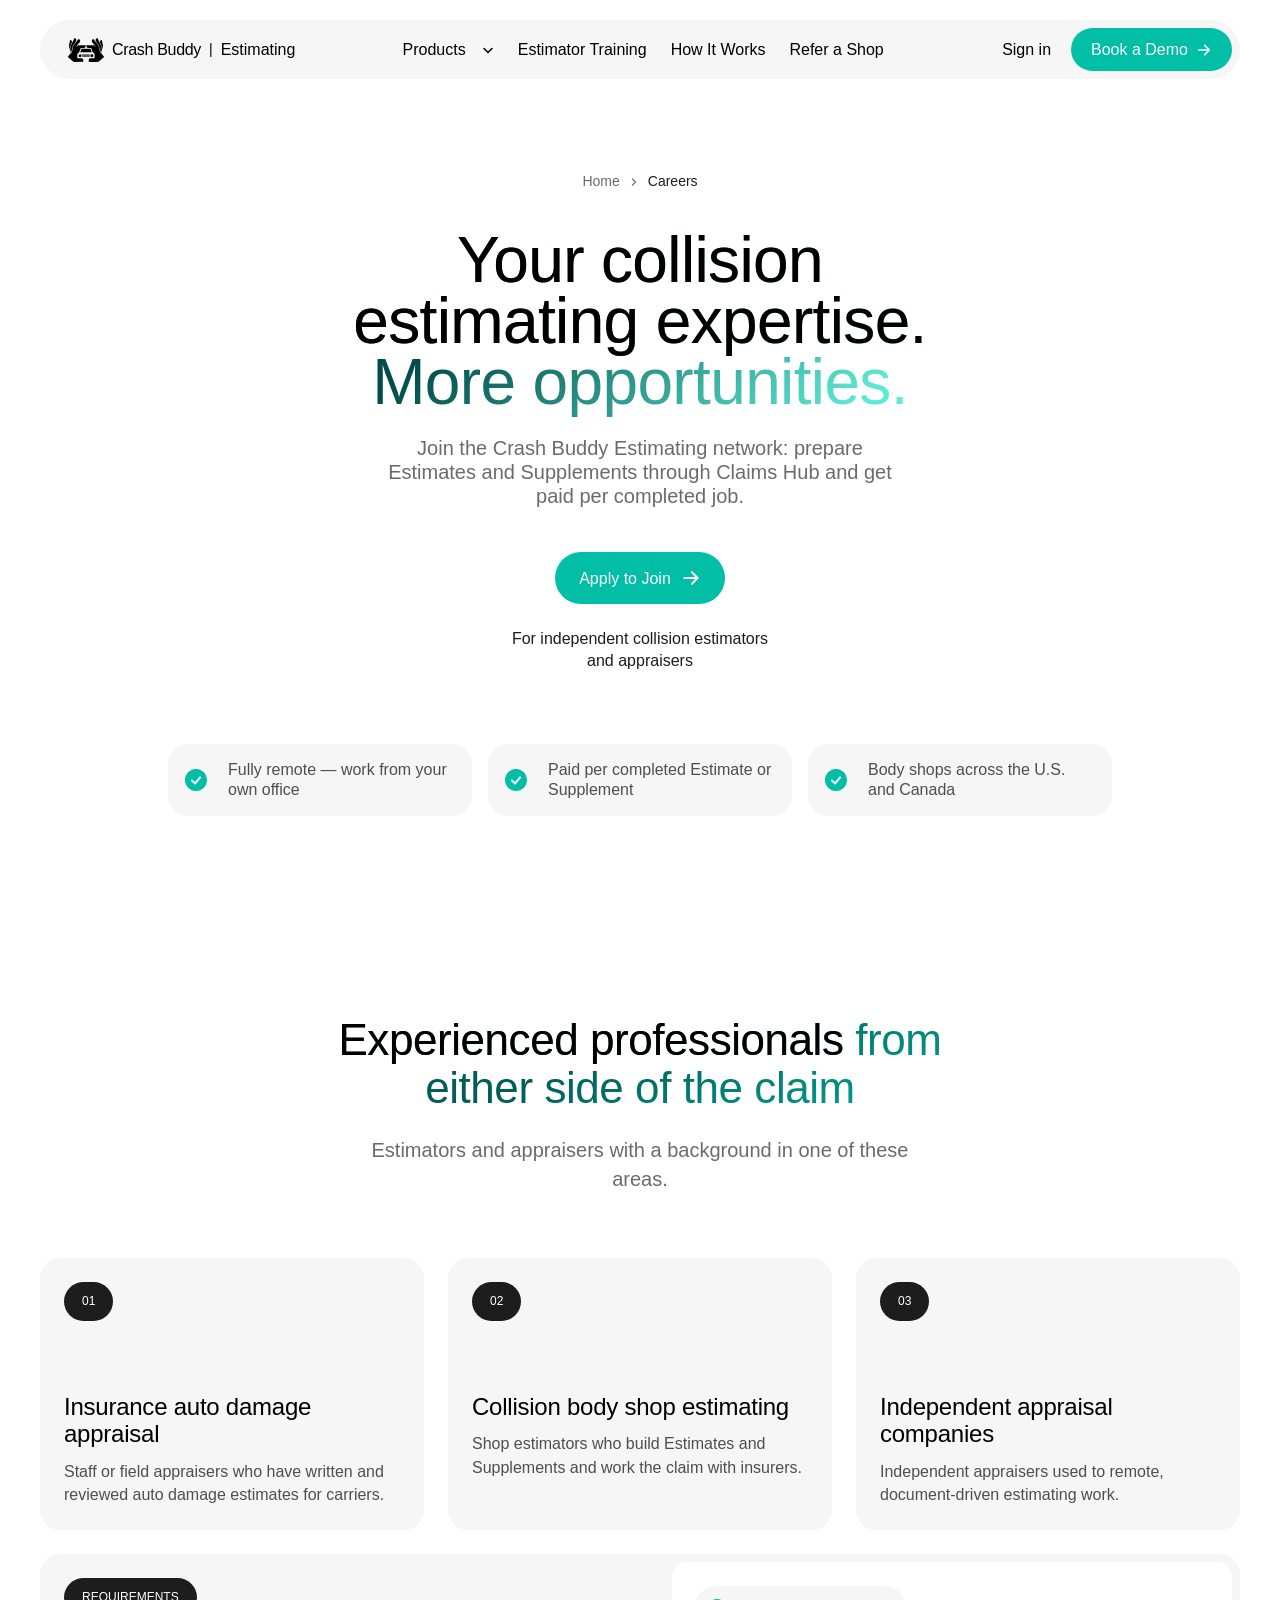
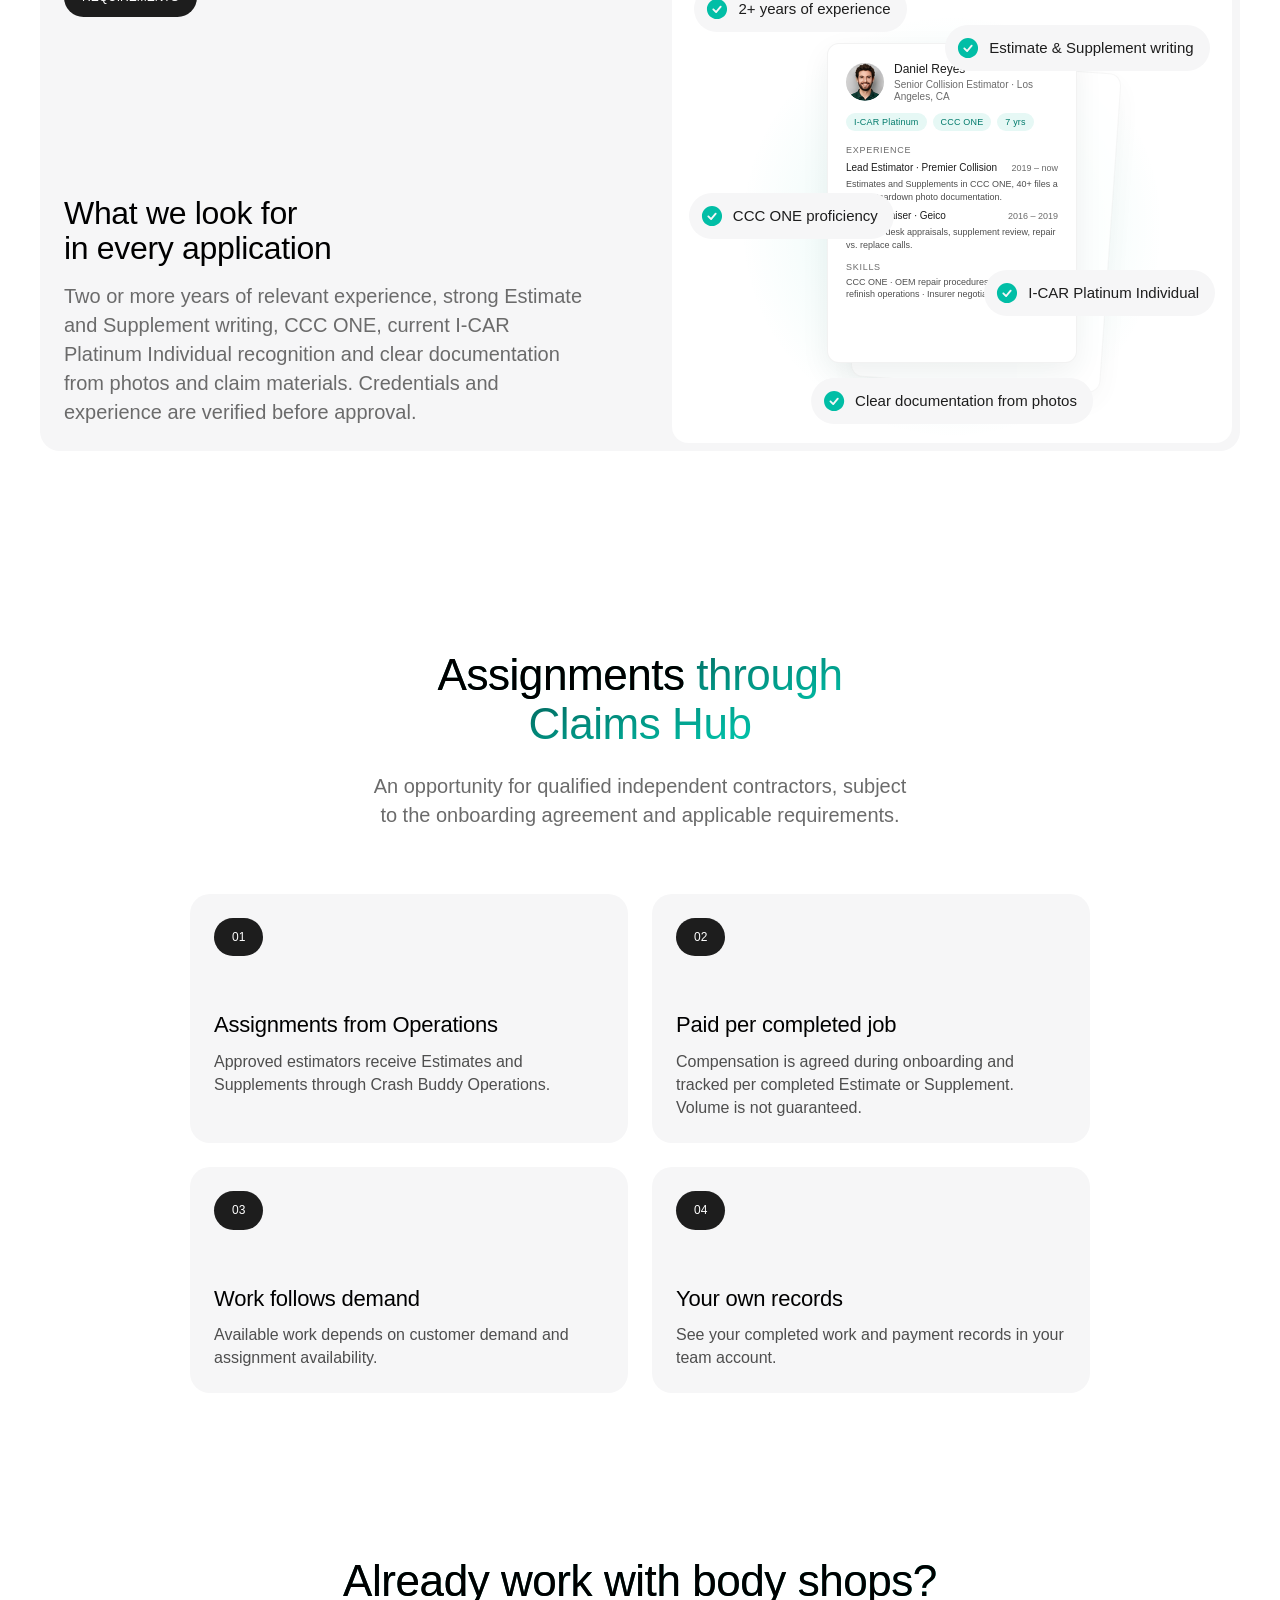
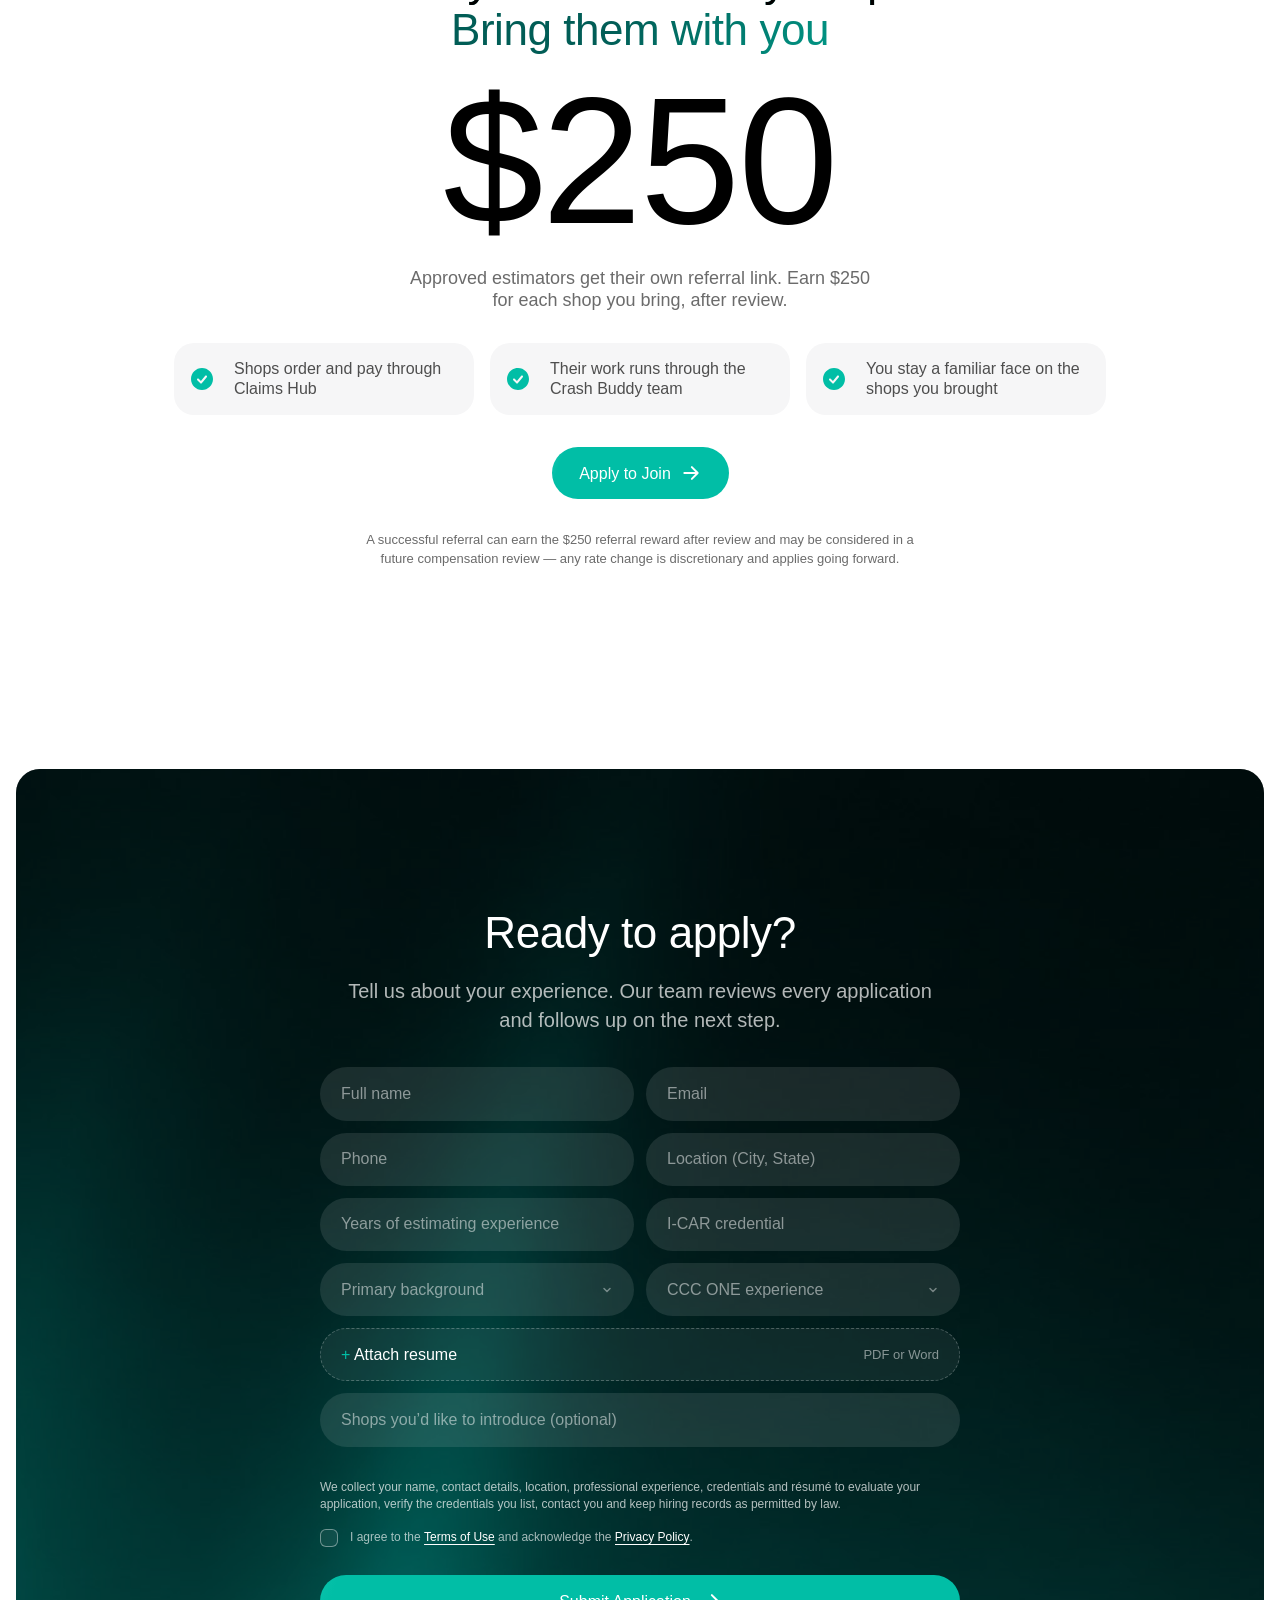
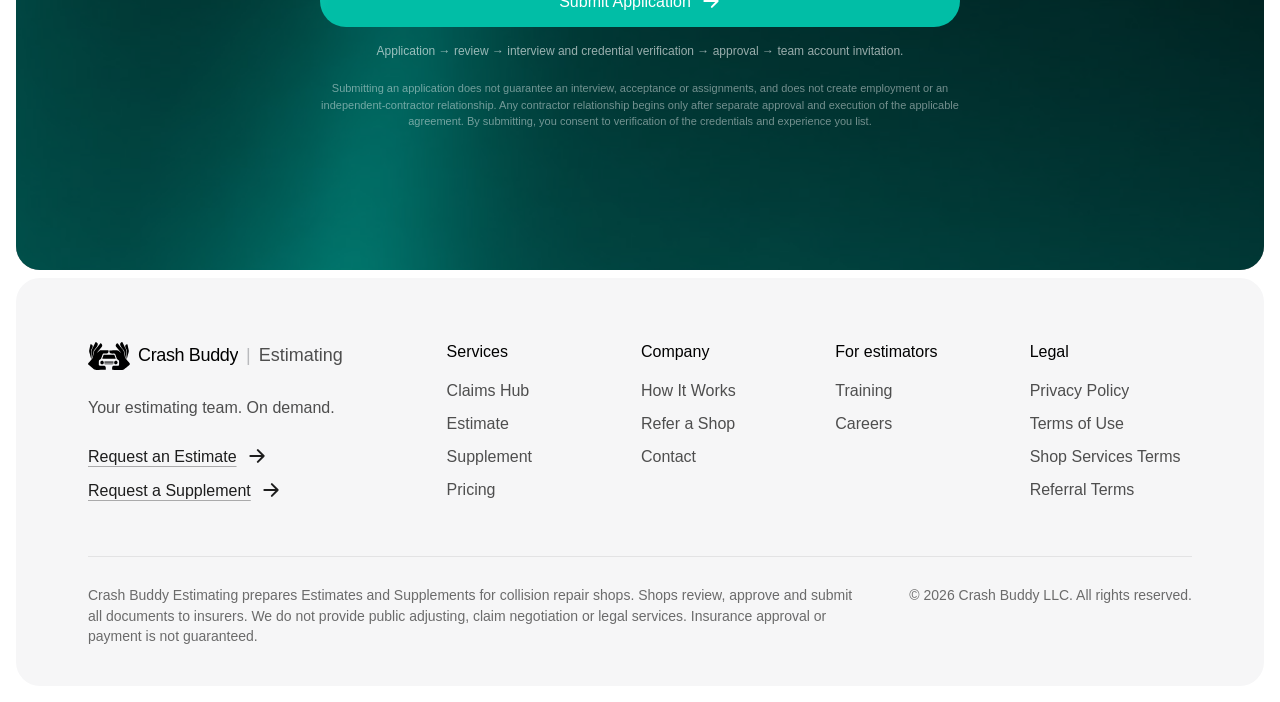
<file: careers.html>
<!doctype html>
<html lang="en">
<head>
  <meta charset="utf-8">
  <meta name="viewport" content="width=device-width, initial-scale=1">
  <!-- SEO: title, description, canonical, icons, link previews -->
  <title>Remote Collision Estimator Jobs | Crash Buddy Estimating</title>
  <meta name="description" content="Experienced collision estimator or appraiser? Write Estimates and Supplements remotely through Claims Hub and get paid per completed job. U.S. and Canada.">
  <link rel="canonical" href="https://crashbuddyestimating.com/careers.html">
  <script>/* staging copies (GitHub Pages, previews) stay out of search; the real domain is indexed */
    if (!/(^|\.)crashbuddyestimating\.com$/.test(location.hostname) || /-b\.html$/.test(location.pathname)) { var r = document.createElement('meta'); r.name = 'robots'; r.content = 'noindex, follow'; document.head.appendChild(r); }</script>
  <meta name="theme-color" content="#ffffff">
  <link rel="icon" href="favicon.ico" sizes="32x32">
  <link rel="icon" href="favicon.svg" type="image/svg+xml">
  <link rel="apple-touch-icon" href="assets/icons/apple-touch-icon.png">
  <link rel="manifest" href="site.webmanifest">
  <meta property="og:type" content="website">
  <meta property="og:site_name" content="Crash Buddy Estimating">
  <meta property="og:locale" content="en_US">
  <meta property="og:title" content="Remote Collision Estimator Jobs | Crash Buddy Estimating">
  <meta property="og:description" content="Experienced collision estimator or appraiser? Write Estimates and Supplements remotely through Claims Hub and get paid per completed job. U.S. and Canada.">
  <meta property="og:url" content="https://crashbuddyestimating.com/careers.html">
  <meta property="og:image" content="https://crashbuddyestimating.com/assets/og/og-careers.jpg">
  <meta property="og:image:width" content="1200">
  <meta property="og:image:height" content="630">
  <meta property="og:image:alt" content="Careers at Crash Buddy Estimating: remote collision estimator work, paid per job, U.S. and Canada.">
  <meta name="twitter:card" content="summary_large_image">
  <meta name="twitter:title" content="Remote Collision Estimator Jobs | Crash Buddy Estimating">
  <meta name="twitter:description" content="Experienced collision estimator or appraiser? Write Estimates and Supplements remotely through Claims Hub and get paid per completed job. U.S. and Canada.">
  <meta name="twitter:image" content="https://crashbuddyestimating.com/assets/og/og-careers.jpg">
  <meta name="twitter:image:alt" content="Careers at Crash Buddy Estimating: remote collision estimator work, paid per job, U.S. and Canada.">
  <!-- /SEO -->
  <link rel="stylesheet" href="styles.css?v=11191510">
  <link rel="stylesheet" href="training.css?v=11182019">
  <link rel="stylesheet" href="careers.css?v=11182019">
<script type="application/ld+json">{"@context": "https://schema.org", "@type": "BreadcrumbList", "itemListElement": [{"@type": "ListItem", "position": 1, "name": "Home", "item": "https://crashbuddyestimating.com/"}, {"@type": "ListItem", "position": 2, "name": "Careers", "item": "https://crashbuddyestimating.com/careers.html"}]}</script>
</head>
<body class="training-page careers-page">

<header class="header">
  <nav class="nav">
    <a href="index.html" class="nav__brand">
      <img src="assets/logo.svg" width="36" height="24" alt="">
      <span class="nav__brand-name">Crash Buddy</span>
      <span class="nav__brand-sep">|</span>
      <span>Estimating</span>
    </a>

    <div class="nav__menu" id="nav-menu">
      <ul class="nav__links">
        <li class="nav__dd">
          <button class="nav__link nav__dd-btn" type="button" aria-expanded="false" aria-controls="products-menu">Products <img src="assets/chevron-down.svg" width="12" height="12" alt=""></button>
          <div class="nav__dd-panel" id="products-menu">
            <div class="nav__dd-list">
              <p class="nav__dd-label">Products</p>
              <a class="nav__dd-item" href="request.html?type=estimate"><span class="nav__dd-row"><b>Estimate</b><b>$105</b></span><span>Vehicle details + photos</span></a>
              <a class="nav__dd-item" href="request.html?type=supplement"><span class="nav__dd-row"><b>Supplement</b><b>$145</b></span><span>Current Estimate + new photos</span></a>
            </div>
            <div class="nav__dd-hub">
              <span class="nav__dd-media"><img src="assets/claims-hub-tablet.webp" width="1455" height="1081" alt="Claims Hub on a tablet" loading="lazy" decoding="async"></span>
              <div class="nav__dd-hub-text">
                <b class="nav__dd-title">Claims Hub</b>
                <span class="nav__dd-desc">One dashboard for every claim — track progress, message your estimator and download finished files.</span>
                <a class="btn btn--sm nav__dd-btn-demo" href="index.html#demo">Book a Demo</a>
              </div>
            </div>
          </div>
        </li>
        <li><a class="nav__link" href="training.html">Estimator Training</a></li>
        <li><a class="nav__link" href="index.html#how-it-works">How It Works</a></li>
        <li><a class="nav__link" href="index.html#refer">Refer a Shop</a></li>
      </ul>
      <div class="nav__actions">
        <a class="nav__signin" href="#">Sign in</a>
        <a class="btn btn--sm" href="index.html#demo">Book a Demo</a>
      </div>
    </div>

    <button class="nav__toggle" type="button" aria-label="Open menu" aria-expanded="false" aria-controls="mnav"><span></span><span></span><span></span></button>
  </nav>
</header>

<!-- Mobile menu: full screen, one list of links (Apple-style) -->
<div class="mnav" id="mnav" aria-hidden="true">
  <div class="mnav__top">
    <a href="index.html" class="nav__brand mnav__brand">
      <img src="assets/logo.svg" width="36" height="24" alt="">
      <span class="nav__brand-name">Crash Buddy</span>
      <span class="nav__brand-sep">|</span>
      <span>Estimating</span>
    </a>
    <button class="mnav__close" type="button" aria-label="Close menu"><span></span><span></span><span></span></button>
  </div>
  <p class="mnav__label">Services</p>
  <nav class="mnav__list" aria-label="Services">
    <a href="request.html?type=estimate"><span>Estimate</span><span class="mnav__price">$105</span></a>
    <a href="request.html?type=supplement"><span>Supplement</span><span class="mnav__price">$145</span></a>
    <a href="training.html">Estimator Training</a>
  </nav>
  <nav class="mnav__sub" aria-label="More">
    <a href="index.html#how-it-works">How It Works</a>
    <a href="index.html#refer">Refer a Shop</a>
    <a href="careers.html">Careers</a>
    <a href="index.html#claims-hub">Claims Hub</a>
  </nav>
  <a class="footer__cta mnav__signin" href="#"><span class="footer__cta-text">Sign In</span><span class="btn__arrow" aria-hidden="true"></span></a>
  <a class="btn btn--block mnav__cta" href="index.html#demo">Book a Demo</a>
</div>

<main class="tr cr">
  <!-- Hero -->
  <section class="tr-hero">
    <nav class="crumbs" aria-label="Breadcrumb"><ol><li><a href="index.html">Home</a></li><li aria-current="page">Careers</li></ol></nav>
    <div class="tr-hero__top">
      <h1 class="tr-hero__title grad-text grad-t">Your collision <br>estimating expertise. <br><span class="hl">More opportunities.</span></h1>
      <p class="tr-hero__lead">Join the Crash Buddy Estimating network: prepare Estimates and Supplements through Claims Hub and get paid per completed job.</p>
    </div>
    <a class="btn" href="#apply">Apply to Join</a>
    <p class="coverage coverage--sm cr-coverage">For independent collision estimators<br>and appraisers</p>

    <ul class="tr-points" aria-label="About the work">
      <li>Fully remote — work from your own office</li>
      <li>Paid per completed Estimate or Supplement</li>
      <li>Body shops across the U.S. and Canada</li>
    </ul>
  </section>

  <!-- Who we're looking for -->
  <section class="section" id="who">
    <div class="section-head">
      <h2 class="h2 grad-text grad-a">Experienced professionals <span class="hl">from either side of the claim</span></h2>
      <p class="lead lead--538">Estimators and appraisers with a background in one of these areas.</p>
    </div>
    <div class="tr-who">
      <article class="tr-card">
        <span class="tag">01</span>
        <div class="tr-card__body">
          <h3 class="tr-card__title">Insurance auto damage appraisal</h3>
          <p class="tr-card__text">Staff or field appraisers who have written and reviewed auto damage estimates for carriers.</p>
        </div>
      </article>
      <article class="tr-card">
        <span class="tag">02</span>
        <div class="tr-card__body">
          <h3 class="tr-card__title">Collision body shop estimating</h3>
          <p class="tr-card__text">Shop estimators who build Estimates and Supplements and work the claim with insurers.</p>
        </div>
      </article>
      <article class="tr-card">
        <span class="tag">03</span>
        <div class="tr-card__body">
          <h3 class="tr-card__title">Independent appraisal companies</h3>
          <p class="tr-card__text">Independent appraisers used to remote, document-driven estimating work.</p>
        </div>
      </article>
    </div>

    <article class="feature cr-req">
      <div class="feature__body">
        <span class="tag">Requirements</span>
        <div class="feature__content">
          <div class="feature__text">
            <h3 class="h3">What we look for <br>in every application</h3>
            <p class="lead">Two or more years of relevant experience, strong Estimate and Supplement writing, CCC ONE, current I-CAR Platinum Individual recognition and clear documentation from photos and claim materials. Credentials and experience are verified before approval.</p>
          </div>
        </div>
      </div>
      <div class="feature__media cr-req__media" aria-hidden="true">
        <div class="cr-cv" aria-hidden="true">
          <div class="cr-cv__sheet cr-cv__sheet--back"></div>
          <div class="cr-cv__sheet">
            <div class="cr-cv__head">
              <img class="cr-cv__avatar" src="assets/avatar.png" width="64" height="64" alt="" loading="lazy" decoding="async">
              <span class="cr-cv__id"><b>Daniel Reyes</b><i>Senior Collision Estimator · Los Angeles, CA</i></span>
            </div>
            <div class="cr-cv__badges"><span>I-CAR Platinum</span><span>CCC ONE</span><span>7 yrs</span></div>
            <p class="cr-cv__label">Experience</p>
            <div class="cr-cv__job"><b>Lead Estimator · Premier Collision</b><i>2019 – now</i></div>
            <p class="cr-cv__text">Estimates and Supplements in CCC ONE, 40+ files a month; teardown photo documentation.</p>
            <div class="cr-cv__job"><b>Staff Appraiser · Geico</b><i>2016 – 2019</i></div>
            <p class="cr-cv__text">Field and desk appraisals, supplement review, repair vs. replace calls.</p>
            <p class="cr-cv__label">Skills</p>
            <p class="cr-cv__text">CCC ONE · OEM repair procedures · Labor &amp; refinish operations · Insurer negotiations</p>
          </div>
        </div>
        <span class="cr-chip cr-chip--1">2+ years of experience</span>
        <span class="cr-chip cr-chip--2">Estimate &amp; Supplement writing</span>
        <span class="cr-chip cr-chip--3">CCC ONE proficiency</span>
        <span class="cr-chip cr-chip--4">I-CAR Platinum Individual</span>
        <span class="cr-chip cr-chip--5">Clear documentation from photos</span>
      </div>
    </article>
  </section>

  <!-- How it works -->
  <section class="section" id="how">
    <div class="section-head">
      <h2 class="h2 grad-text grad-e">Assignments <span class="hl">through <br>Claims&nbsp;Hub</span></h2>
      <p class="lead lead--538">An opportunity for qualified independent contractors, subject to the onboarding agreement and applicable requirements.</p>
    </div>
    <div class="tr-who cr-how">
      <article class="tr-card">
        <span class="tag">01</span>
        <div class="tr-card__body">
          <h3 class="tr-card__title">Assignments from Operations</h3>
          <p class="tr-card__text">Approved estimators receive Estimates and Supplements through Crash Buddy Operations.</p>
        </div>
      </article>
      <article class="tr-card">
        <span class="tag">02</span>
        <div class="tr-card__body">
          <h3 class="tr-card__title">Paid per completed job</h3>
          <p class="tr-card__text">Compensation is agreed during onboarding and tracked per completed Estimate or Supplement. Volume is not guaranteed.</p>
        </div>
      </article>
      <article class="tr-card">
        <span class="tag">03</span>
        <div class="tr-card__body">
          <h3 class="tr-card__title">Work follows demand</h3>
          <p class="tr-card__text">Available work depends on customer demand and assignment availability.</p>
        </div>
      </article>
      <article class="tr-card">
        <span class="tag">04</span>
        <div class="tr-card__body">
          <h3 class="tr-card__title">Your own records</h3>
          <p class="tr-card__text">See your completed work and payment records in your team account.</p>
        </div>
      </article>
    </div>
  </section>

  <!-- Bring your relationships — same layout as "Refer a Shop" on the main page, the $250 in focus -->
  <section class="section refer cr-bring" id="bring">
    <div class="refer__body">
      <div class="refer__head">
        <h2 class="h2 grad-text grad-r refer__title">Already work with body shops? <br><span class="hl">Bring them with you</span></h2>
        <p class="refer__amount">$250</p>
        <p class="refer__text">Approved estimators get their own referral link. Earn $250 <br>for each shop you bring, after review.</p>
      </div>
      <ul class="tr-points cr-bring__points">
        <li>Shops order and pay through Claims Hub</li>
        <li>Their work runs through the Crash Buddy team</li>
        <li>You stay a familiar face on the shops you brought</li>
      </ul>
      <a class="btn refer__btn" href="#apply">Apply to Join</a>
      <p class="cr-bring__note">A successful referral can earn the $250 referral reward after review and may be considered in a future compensation review — any rate change is discretionary and applies going forward.</p>
    </div>
  </section>

  <!-- Apply: the form, open, in the dark card -->
  <section class="cta tr-join cr-apply" id="apply">
    <div class="cta__card tr-join__card">
      <div class="cta__inner">
        <div class="cta__head">
          <h2 class="h2 cta__title">Ready to apply?</h2>
          <p class="cta__lead">Tell us about your experience. Our team reviews every application <br>and follows up on the next step.</p>
        </div>

        <form class="cta__form cr-form" action="#" method="post" novalidate>
          <div class="cr-grid">
            <div class="float">
              <input class="field" id="a-name" name="name" type="text" autocomplete="name" required placeholder=" ">
              <fieldset class="float__line" aria-hidden="true"><legend><span>Full name</span></legend></fieldset>
              <label class="float__label" for="a-name">Full name</label>
            </div>
            <div class="float">
              <input class="field" id="a-email" name="email" type="email" autocomplete="email" required placeholder=" ">
              <fieldset class="float__line" aria-hidden="true"><legend><span>Email</span></legend></fieldset>
              <label class="float__label" for="a-email">Email</label>
            </div>
            <div class="float">
              <input class="field" id="a-phone" name="phone" type="tel" autocomplete="tel" required placeholder=" ">
              <fieldset class="float__line" aria-hidden="true"><legend><span>Phone</span></legend></fieldset>
              <label class="float__label" for="a-phone">Phone</label>
            </div>
            <div class="float">
              <input class="field" id="a-loc" name="location" type="text" autocomplete="address-level2" required placeholder=" ">
              <fieldset class="float__line" aria-hidden="true"><legend><span>Location (City, State)</span></legend></fieldset>
              <label class="float__label" for="a-loc">Location (City, State)</label>
            </div>
            <div class="float">
              <input class="field" id="a-years" name="years" type="number" min="0" step="1" inputmode="numeric" required placeholder=" ">
              <fieldset class="float__line" aria-hidden="true"><legend><span>Years of estimating experience</span></legend></fieldset>
              <label class="float__label" for="a-years">Years of estimating experience</label>
            </div>
            <div class="float">
              <input class="field" id="a-icar" name="icar" type="text" required placeholder=" ">
              <fieldset class="float__line" aria-hidden="true"><legend><span>I-CAR credential</span></legend></fieldset>
              <label class="float__label" for="a-icar">I-CAR credential</label>
            </div>
            <div class="cr-select">
              <select class="field" id="a-bg" name="background" required aria-label="Primary background">
                <option value="">Primary background</option><option>Body Shop</option><option>Insurance</option><option>Independent Appraisal</option>
              </select>
            </div>
            <div class="cr-select">
              <select class="field" id="a-ccc" name="ccc" required aria-label="CCC ONE experience">
                <option value="">CCC ONE experience</option><option>Daily use</option><option>Regular use</option><option>Some experience</option><option>None</option>
              </select>
            </div>
            <div class="cr-file cr-span">
              <input class="visually-hidden" id="a-resume" name="resume" type="file" accept=".pdf,.doc,.docx">
              <label class="cr-file__btn" for="a-resume"><span class="cr-file__name">Attach resume</span><span class="cr-file__hint">PDF or Word</span></label>
            </div>
            <div class="float cr-span">
              <input class="field" id="a-shops" name="shops" type="text" placeholder=" ">
              <fieldset class="float__line" aria-hidden="true"><legend><span>Shops you’d like to introduce (optional)</span></legend></fieldset>
              <label class="float__label" for="a-shops">Shops you’d like to introduce (optional)</label>
            </div>
          </div>

          <p class="cta__note cr-note">We collect your name, contact details, location, professional experience, credentials and résumé to evaluate your application, verify the credentials you list, contact you and keep hiring records as permitted by law.</p>
          <label class="cta__check">
            <input type="checkbox" name="terms" required>
            <span class="cta__box" aria-hidden="true"></span>
            <span>I agree to the <a href="terms.html">Terms of Use</a> and acknowledge the <a href="privacy.html">Privacy Policy</a>.</span>
          </label>
          <p class="cr-error" role="alert" hidden></p>
          <button class="btn btn--block" type="submit">Submit Application</button>
          <p class="cta__after cr-after">Application → review → interview and credential verification → approval → team account invitation.</p>
          <p class="cr-legal">Submitting an application does not guarantee an interview, acceptance or assignments, and does not create employment or an independent-contractor relationship. Any contractor relationship begins only after separate approval and execution of the applicable agreement. By submitting, you consent to verification of the credentials and experience you list.</p>
        </form>

        <div class="tr-join__done" hidden>
          <span class="tr-join__icon" aria-hidden="true"></span>
          <p class="tr-join__done-title">Thanks.</p>
          <p class="cta__lead">We’ll review your application and contact you at <b class="cr-email"></b> about the next step.</p>
        </div>
      </div>
    </div>
  </section>
</main>

<footer class="footer">
  <div class="footer__card">
    <div class="footer__top">
      <div class="footer__brand">
        <a href="index.html" class="footer__logo">
          <img src="assets/logo.svg" width="36" height="24" alt="">
          <span class="footer__logo-name">Crash Buddy</span>
          <span class="footer__logo-sep">|</span>
          <span class="footer__logo-sub">Estimating</span>
        </a>
        <p class="footer__tagline">Your estimating team. On demand.</p>
        <div class="footer__actions">
          <a class="footer__cta" href="request.html?type=estimate"><span class="footer__cta-text">Request an Estimate</span><span class="btn__arrow" aria-hidden="true"></span></a>
          <a class="footer__cta" href="request.html?type=supplement"><span class="footer__cta-text">Request a Supplement</span><span class="btn__arrow" aria-hidden="true"></span></a>
        </div>
      </div>

      <nav class="footer__nav" aria-label="Footer">
        <div class="footer__col">
          <p class="footer__heading">Services</p>
          <ul>
            <li><a href="index.html#claims-hub">Claims Hub</a></li>
            <li><a href="request.html?type=estimate">Estimate</a></li>
            <li><a href="request.html?type=supplement">Supplement</a></li>
            <li><a href="index.html#pricing">Pricing</a></li>
          </ul>
        </div>
        <div class="footer__col">
          <p class="footer__heading">Company</p>
          <ul>
            <li><a href="index.html#how-it-works">How It Works</a></li>
            <li><a href="index.html#refer">Refer a Shop</a></li>
            <li><a href="index.html#demo">Contact</a></li>
          </ul>
        </div>
        <div class="footer__col">
          <p class="footer__heading">For estimators</p>
          <ul>
            <li><a href="training.html">Training</a></li>
            <li><a href="careers.html">Careers</a></li>
          </ul>
        </div>
        <div class="footer__col">
          <p class="footer__heading">Legal</p>
          <ul>
            <li><a href="privacy.html">Privacy Policy</a></li>
            <li><a href="terms.html">Terms of Use</a></li>
            <li><a href="shop-services-terms.html">Shop Services Terms</a></li>
            <li><a href="referral-terms.html">Referral Terms</a></li>
          </ul>
        </div>
      </nav>
    </div>

    <div class="footer__bottom">
      <p class="footer__disclaimer">Crash Buddy Estimating prepares Estimates and Supplements for collision repair shops. Shops review, approve and submit all documents to insurers. We do not provide public adjusting, claim negotiation or legal services. Insurance approval or payment is not guaranteed.</p>
      <p class="footer__copy">© 2026 Crash Buddy LLC. All rights reserved.</p>
    </div>
  </div>
</footer>

<script src="script.js?v=11182019"></script>
<script src="careers.js?v=11182019"></script>
</body>
</html>
</file>
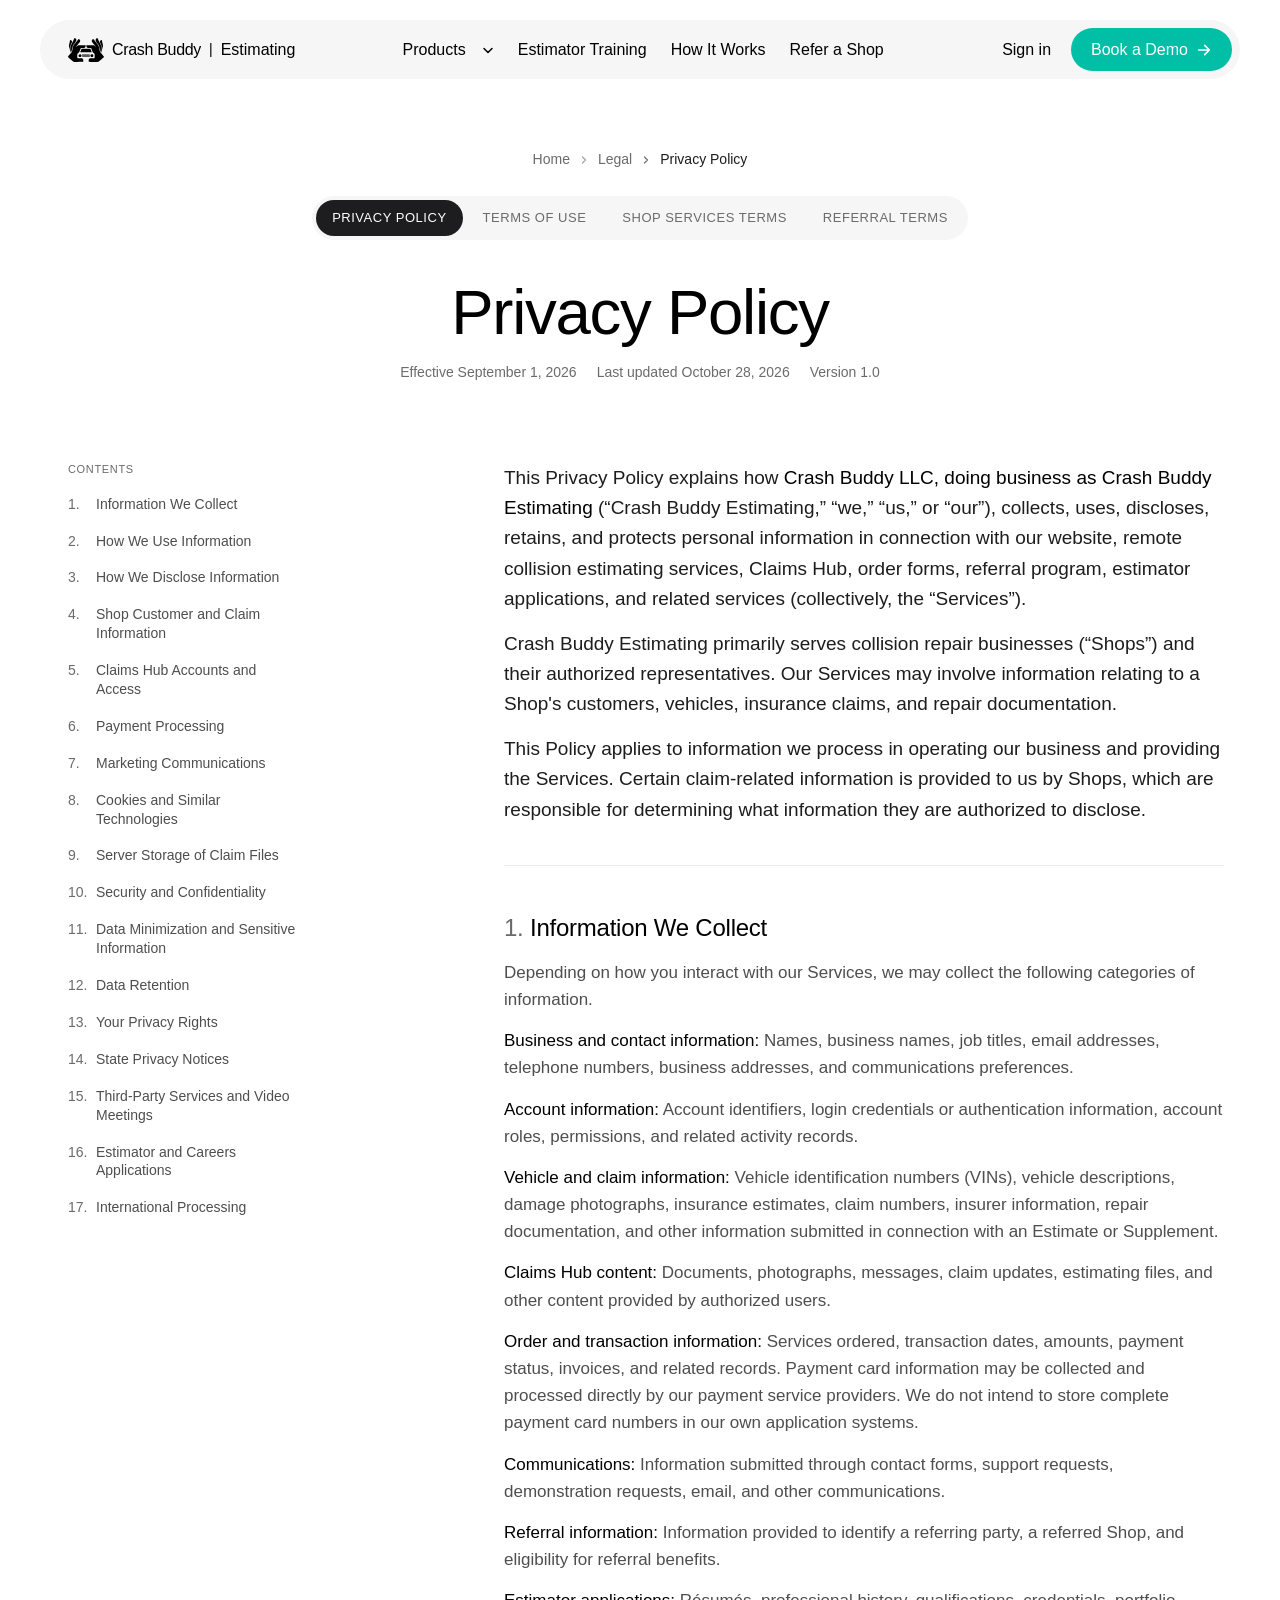
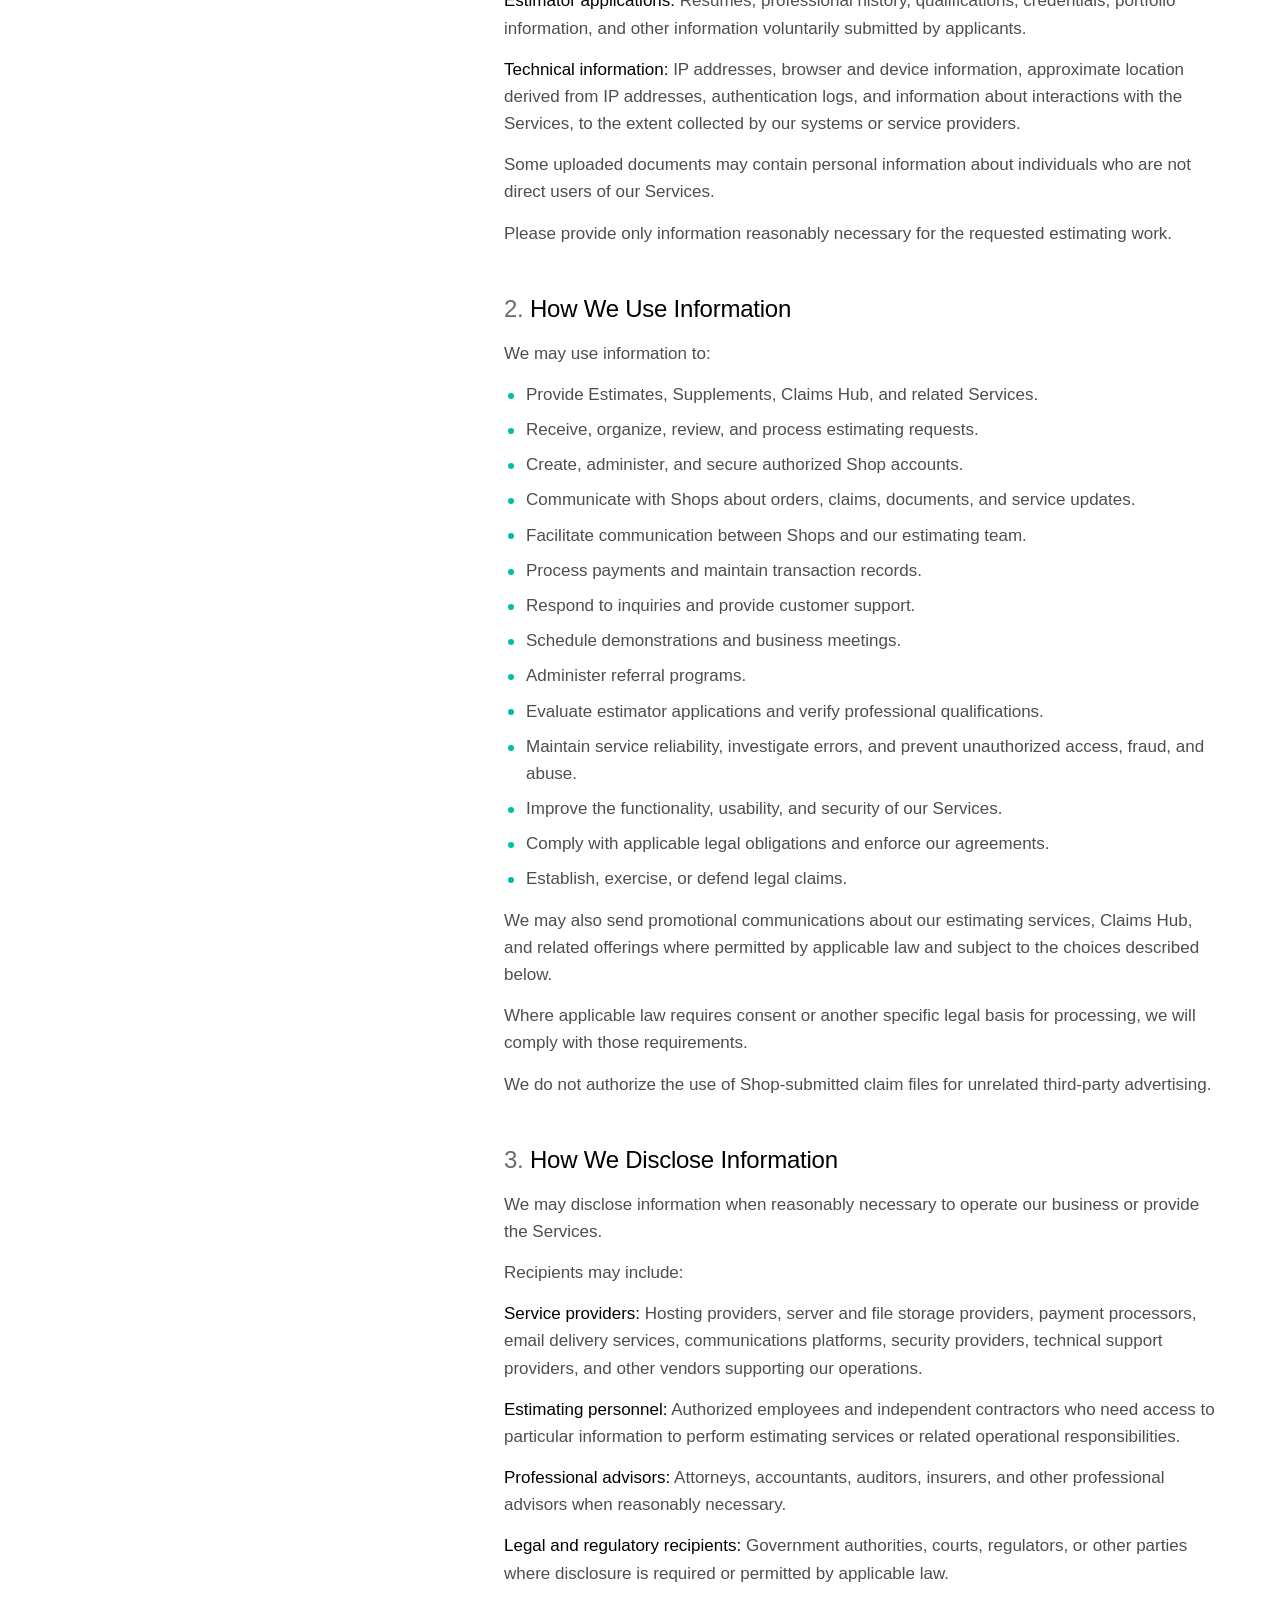
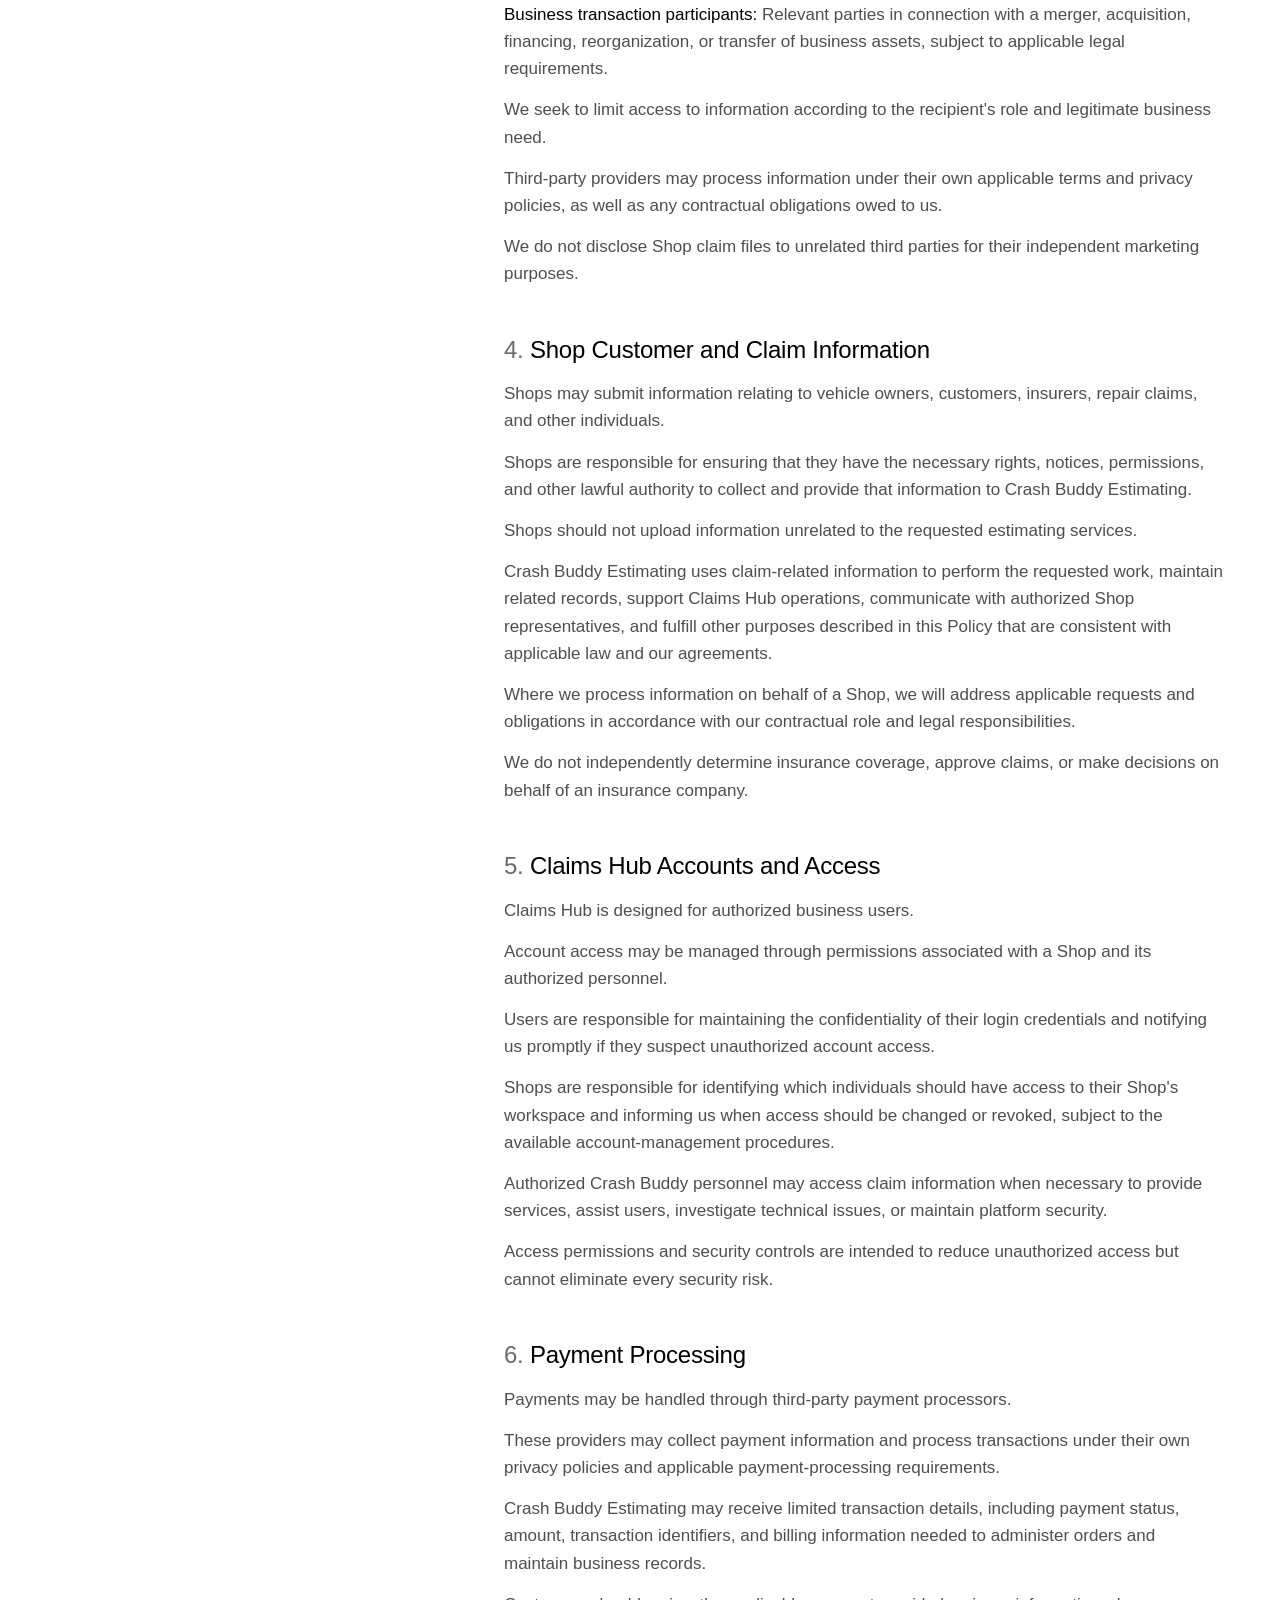
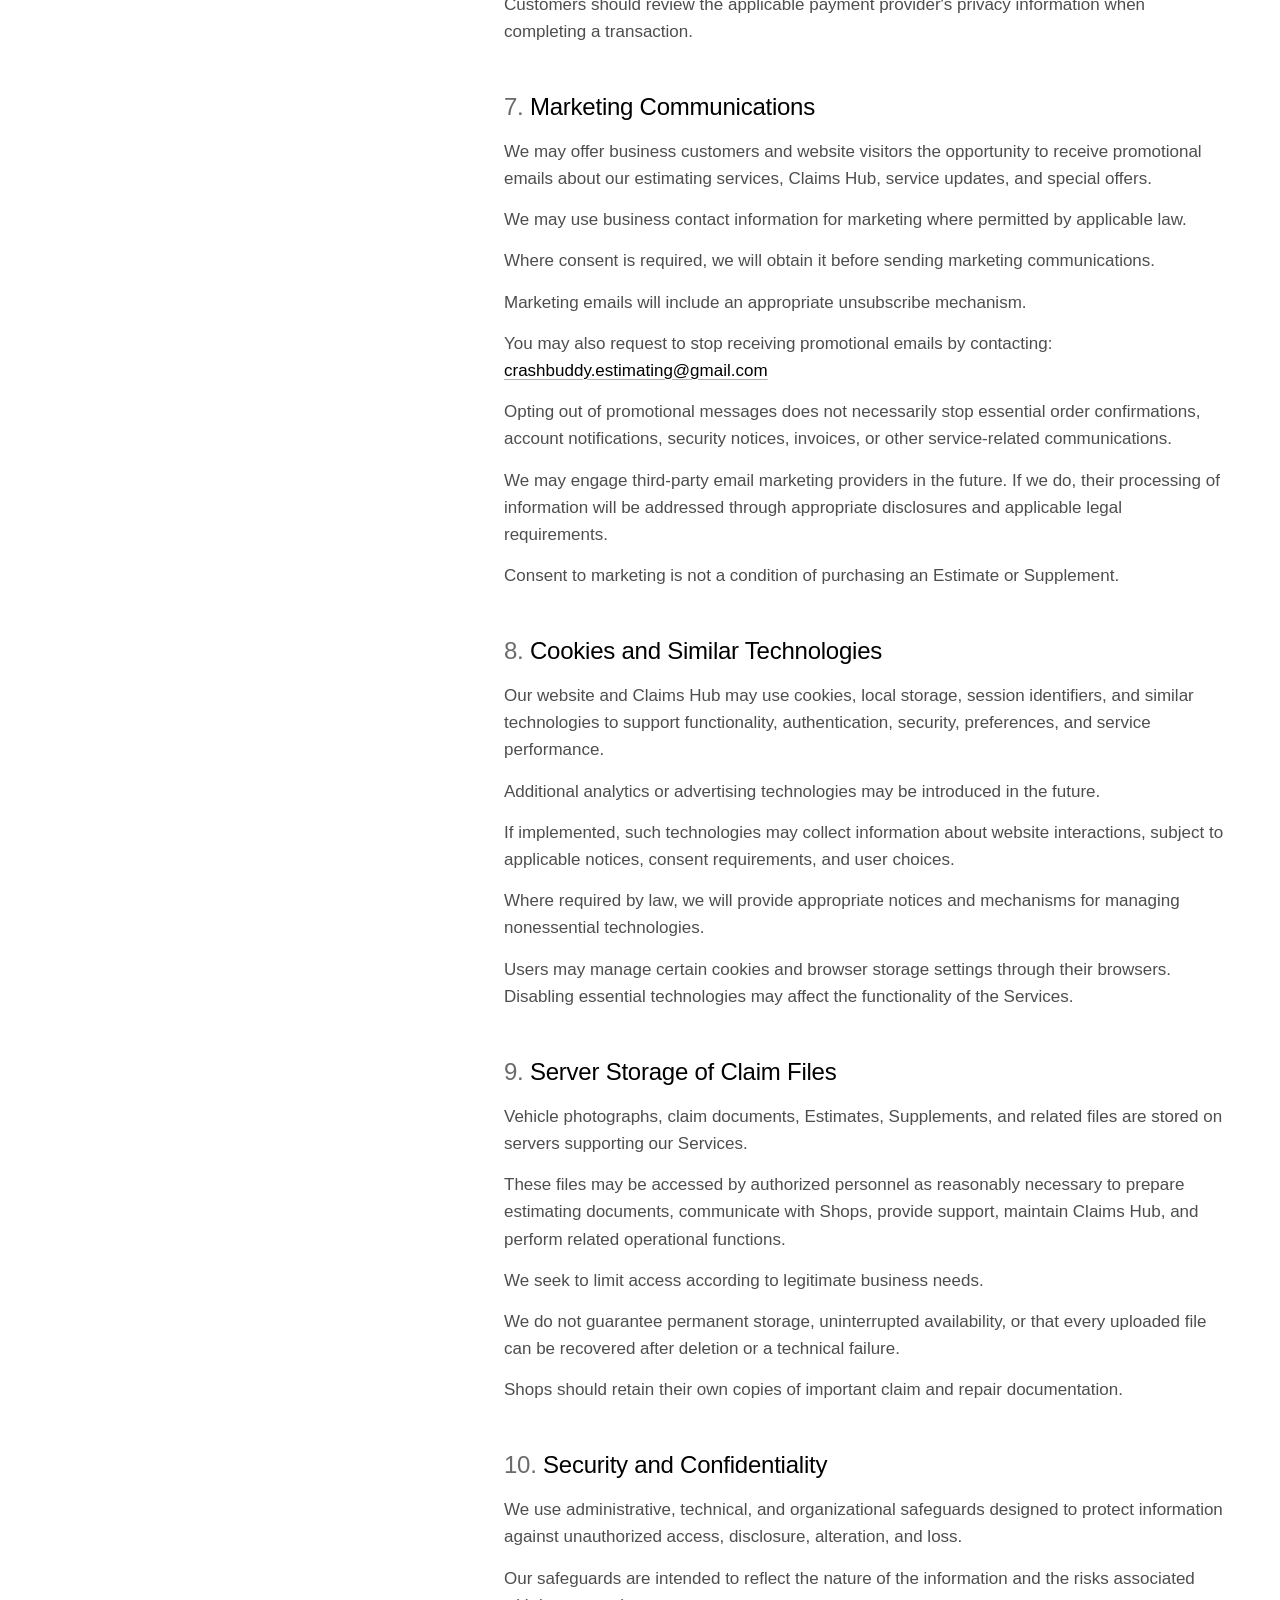
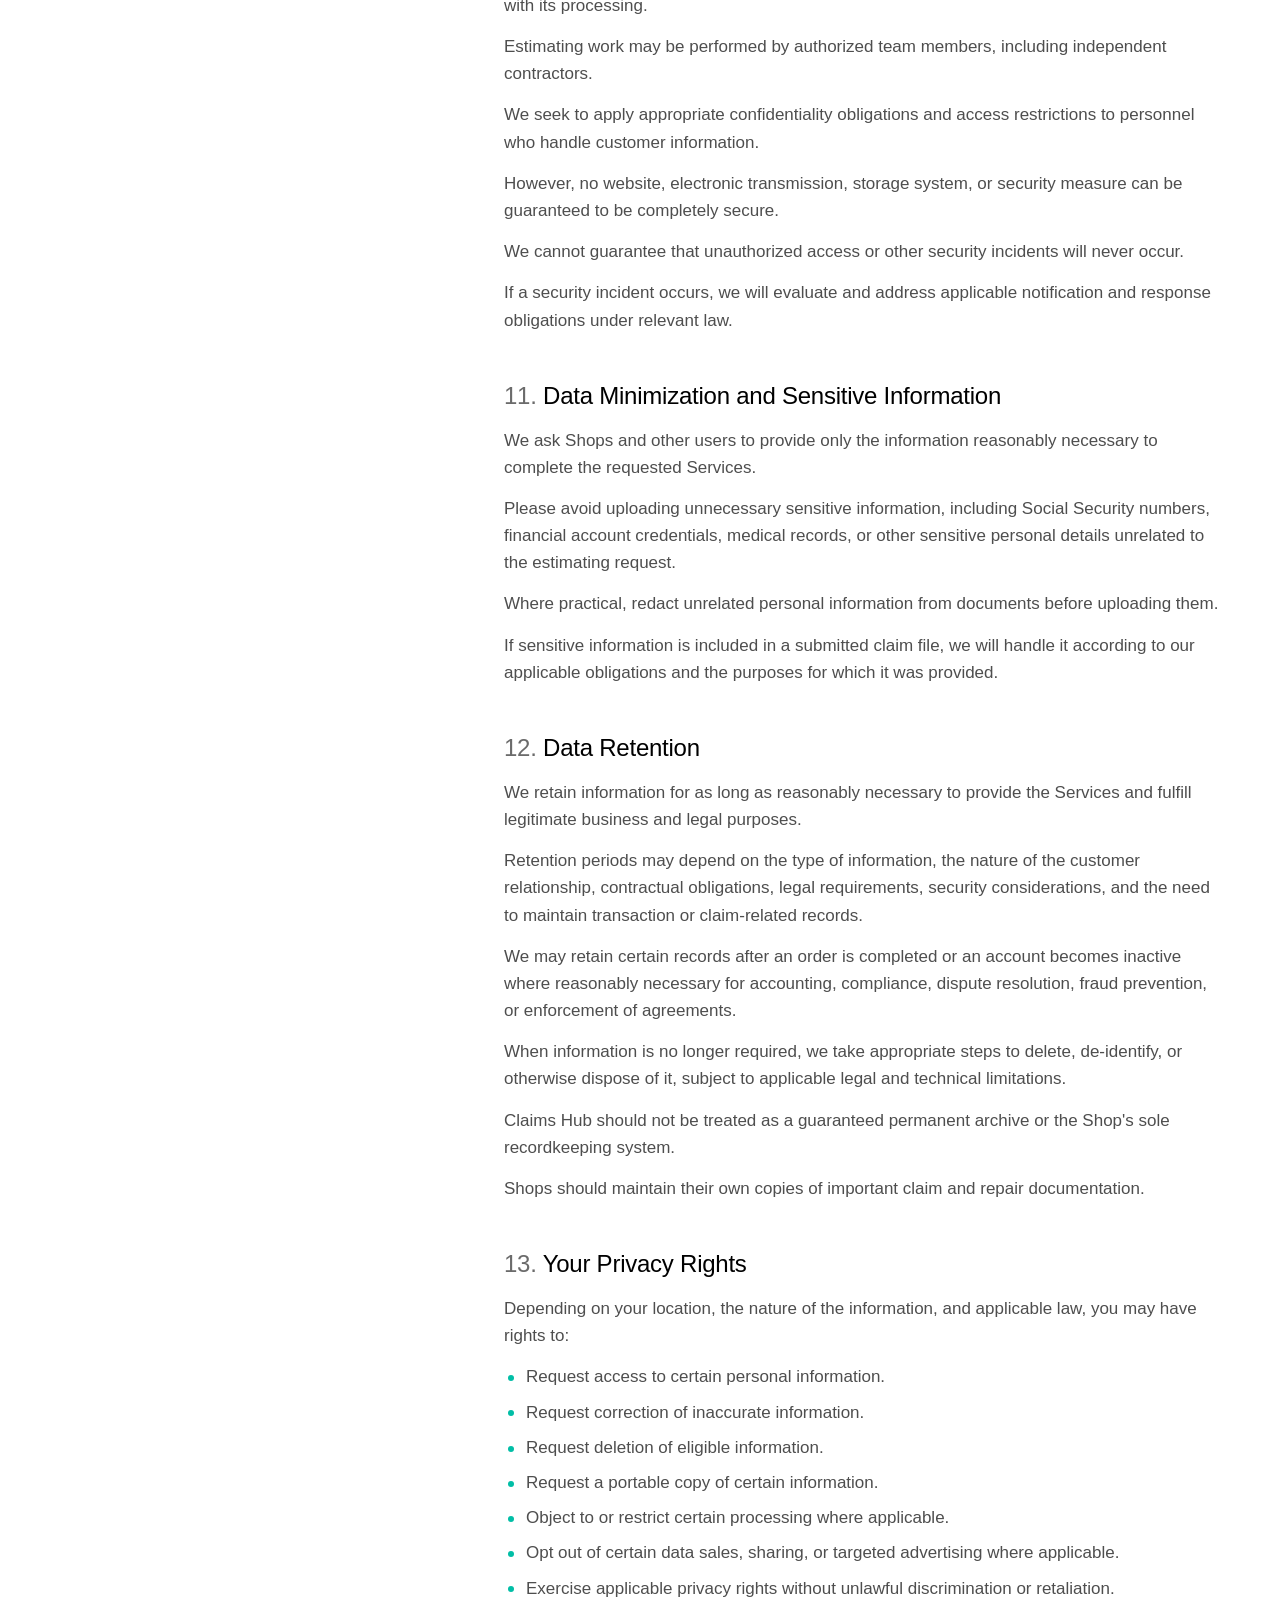
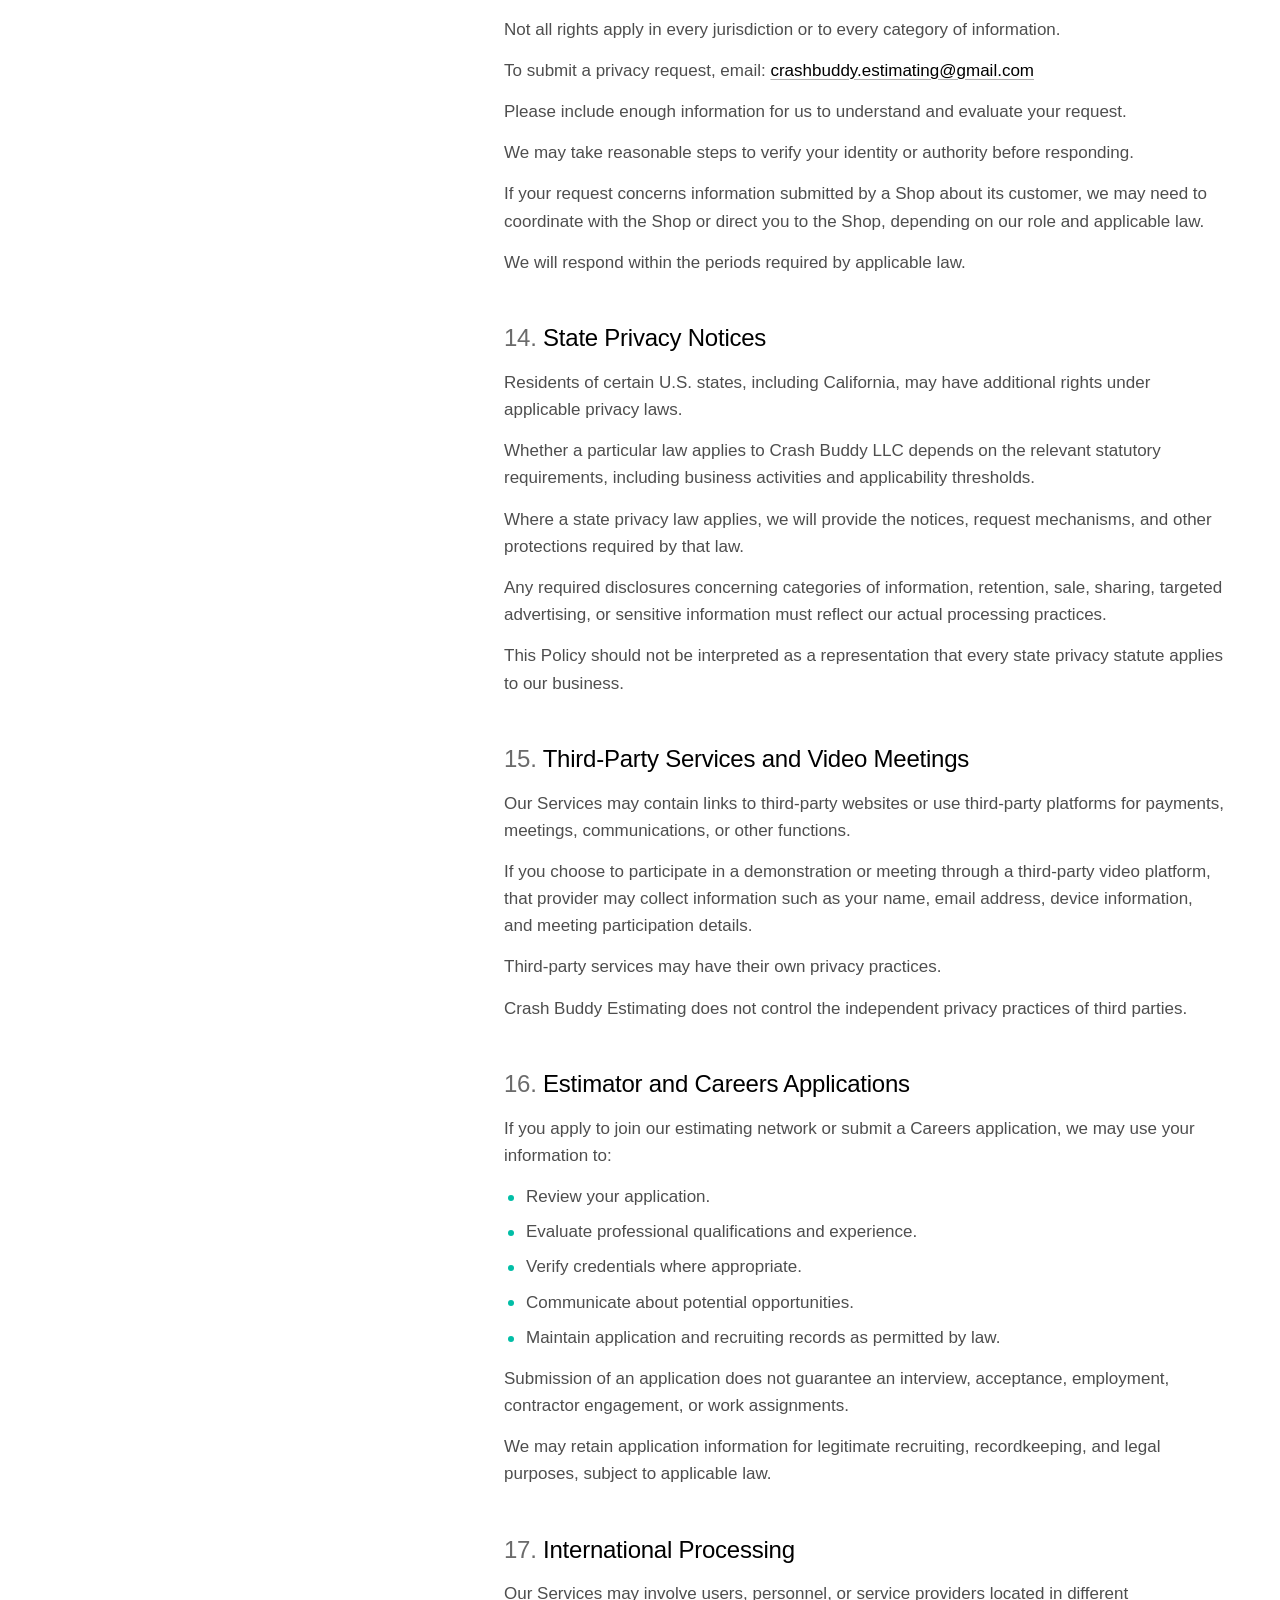
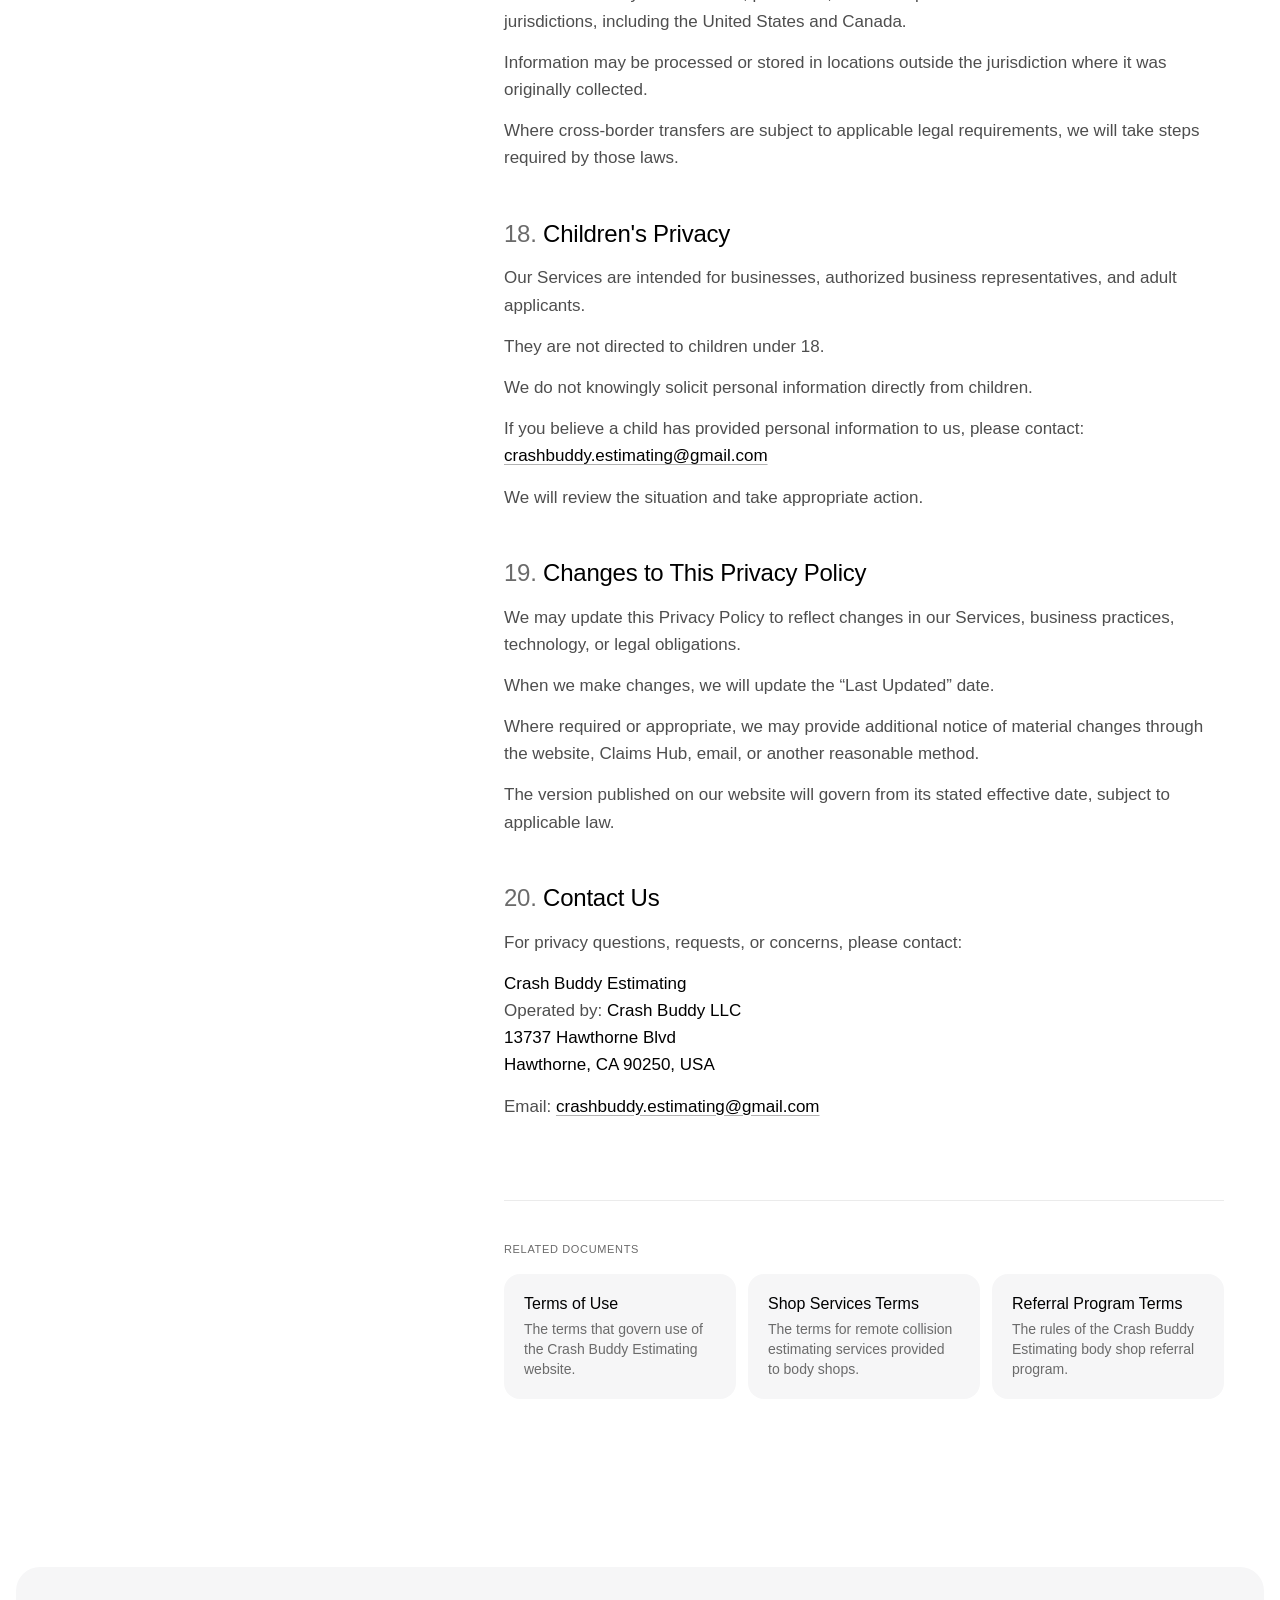
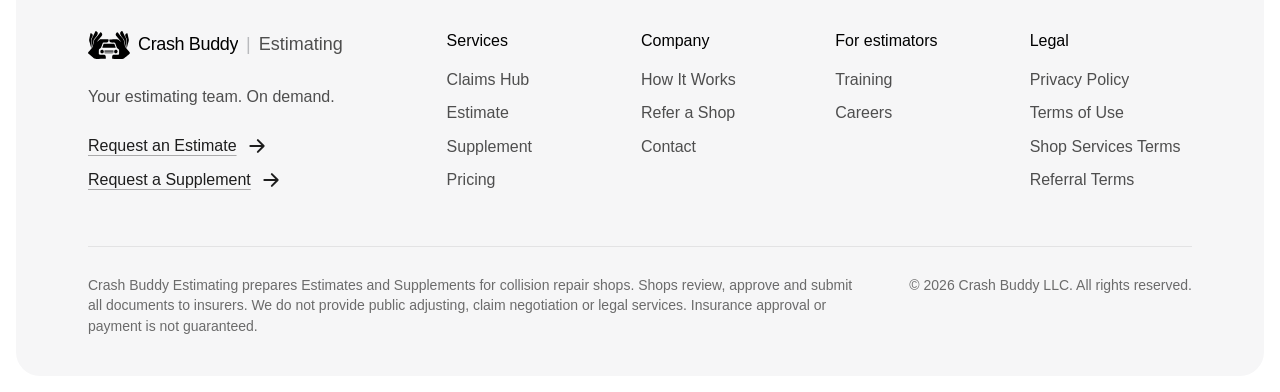
<file: privacy.html>
<!doctype html>
<html lang="en">
<head>
  <meta charset="utf-8">
  <meta name="viewport" content="width=device-width, initial-scale=1">
  <!-- SEO: title, description, canonical, icons, link previews -->
  <title>Privacy Policy | Crash Buddy Estimating</title>
  <meta name="description" content="How Crash Buddy Estimating collects, uses and protects personal information.">
  <link rel="canonical" href="https://crashbuddyestimating.com/privacy.html">
  <script>/* staging copies (GitHub Pages, previews) stay out of search; the real domain is indexed */
    if (!/(^|\.)crashbuddyestimating\.com$/.test(location.hostname) || /-b\.html$/.test(location.pathname)) { var r = document.createElement('meta'); r.name = 'robots'; r.content = 'noindex, follow'; document.head.appendChild(r); }</script>
  <meta name="theme-color" content="#ffffff">
  <link rel="icon" href="favicon.ico" sizes="32x32">
  <link rel="icon" href="favicon.svg" type="image/svg+xml">
  <link rel="apple-touch-icon" href="assets/icons/apple-touch-icon.png">
  <link rel="manifest" href="site.webmanifest">
  <meta property="og:type" content="website">
  <meta property="og:site_name" content="Crash Buddy Estimating">
  <meta property="og:locale" content="en_US">
  <meta property="og:title" content="Privacy Policy | Crash Buddy Estimating">
  <meta property="og:description" content="How Crash Buddy Estimating collects, uses and protects personal information.">
  <meta property="og:url" content="https://crashbuddyestimating.com/privacy.html">
  <meta property="og:image" content="https://crashbuddyestimating.com/assets/og/og-home.jpg">
  <meta property="og:image:width" content="1200">
  <meta property="og:image:height" content="630">
  <meta property="og:image:alt" content="Crash Buddy Estimating: get more estimates done without hiring. Estimate $105, Supplement $145.">
  <meta name="twitter:card" content="summary_large_image">
  <meta name="twitter:title" content="Privacy Policy | Crash Buddy Estimating">
  <meta name="twitter:description" content="How Crash Buddy Estimating collects, uses and protects personal information.">
  <meta name="twitter:image" content="https://crashbuddyestimating.com/assets/og/og-home.jpg">
  <meta name="twitter:image:alt" content="Crash Buddy Estimating: get more estimates done without hiring. Estimate $105, Supplement $145.">
  <!-- /SEO -->
  <link rel="stylesheet" href="styles.css?v=11191510">
  <link rel="stylesheet" href="legal.css?v=11182019">
  <script type="application/ld+json">{"@context":"https://schema.org","@type":"BreadcrumbList","itemListElement":[{"@type":"ListItem","position":1,"name":"Home","item":"https://crashbuddyestimating.com/"},{"@type":"ListItem","position":2,"name":"Privacy Policy","item":"https://crashbuddyestimating.com/privacy.html"}]}</script>
</head>
<body class="legal-page">

<header class="header">
  <nav class="nav">
    <a href="index.html" class="nav__brand">
      <img src="assets/logo.svg" width="36" height="24" alt="">
      <span class="nav__brand-name">Crash Buddy</span>
      <span class="nav__brand-sep">|</span>
      <span>Estimating</span>
    </a>

    <div class="nav__menu" id="nav-menu">
      <ul class="nav__links">
        <li class="nav__dd">
          <button class="nav__link nav__dd-btn" type="button" aria-expanded="false" aria-controls="products-menu">Products <img src="assets/chevron-down.svg" width="12" height="12" alt=""></button>
          <div class="nav__dd-panel" id="products-menu">
            <div class="nav__dd-list">
              <p class="nav__dd-label">Products</p>
              <a class="nav__dd-item" href="request.html?type=estimate"><span class="nav__dd-row"><b>Estimate</b><b>$105</b></span><span>Vehicle details + photos</span></a>
              <a class="nav__dd-item" href="request.html?type=supplement"><span class="nav__dd-row"><b>Supplement</b><b>$145</b></span><span>Current Estimate + new photos</span></a>
            </div>
            <div class="nav__dd-hub">
              <span class="nav__dd-media"><img src="assets/claims-hub-tablet.webp" width="1455" height="1081" alt="Claims Hub on a tablet" loading="lazy" decoding="async"></span>
              <div class="nav__dd-hub-text">
                <b class="nav__dd-title">Claims Hub</b>
                <span class="nav__dd-desc">One dashboard for every claim — track progress, message your estimator and download finished files.</span>
                <a class="btn btn--sm nav__dd-btn-demo" href="index.html#demo">Book a Demo</a>
              </div>
            </div>
          </div>
        </li>
        <li><a class="nav__link" href="training.html">Estimator Training</a></li>
        <li><a class="nav__link" href="index.html#how-it-works">How It Works</a></li>
        <li><a class="nav__link" href="index.html#refer">Refer a Shop</a></li>
      </ul>
      <div class="nav__actions">
        <a class="nav__signin" href="#">Sign in</a>
        <a class="btn btn--sm" href="index.html#demo">Book a Demo</a>
      </div>
    </div>

    <button class="nav__toggle" type="button" aria-label="Open menu" aria-expanded="false" aria-controls="mnav"><span></span><span></span><span></span></button>
  </nav>
</header>

<!-- Mobile menu: full screen, one list of links (Apple-style) -->
<div class="mnav" id="mnav" aria-hidden="true">
  <div class="mnav__top">
    <a href="index.html" class="nav__brand mnav__brand">
      <img src="assets/logo.svg" width="36" height="24" alt="">
      <span class="nav__brand-name">Crash Buddy</span>
      <span class="nav__brand-sep">|</span>
      <span>Estimating</span>
    </a>
    <button class="mnav__close" type="button" aria-label="Close menu"><span></span><span></span><span></span></button>
  </div>
  <p class="mnav__label">Services</p>
  <nav class="mnav__list" aria-label="Services">
    <a href="request.html?type=estimate"><span>Estimate</span><span class="mnav__price">$105</span></a>
    <a href="request.html?type=supplement"><span>Supplement</span><span class="mnav__price">$145</span></a>
    <a href="training.html">Estimator Training</a>
  </nav>
  <nav class="mnav__sub" aria-label="More">
    <a href="index.html#how-it-works">How It Works</a>
    <a href="index.html#refer">Refer a Shop</a>
    <a href="careers.html">Careers</a>
    <a href="index.html#claims-hub">Claims Hub</a>
  </nav>
  <a class="footer__cta mnav__signin" href="#"><span class="footer__cta-text">Sign In</span><span class="btn__arrow" aria-hidden="true"></span></a>
  <a class="btn btn--block mnav__cta" href="index.html#demo">Book a Demo</a>
</div>


<main class="legal">
  <div class="legal__head">
    <nav class="crumbs" aria-label="Breadcrumb"><ol><li><a href="index.html">Home</a></li><li><a href="privacy.html">Legal</a></li><li aria-current="page">Privacy Policy</li></ol></nav>
    <nav class="legal__tabs" aria-label="Legal documents"><a class="legal__tab is-current" aria-current="page" href="privacy.html">Privacy Policy</a><a class="legal__tab" href="terms.html">Terms of Use</a><a class="legal__tab" href="shop-services-terms.html">Shop Services Terms</a><a class="legal__tab" href="referral-terms.html">Referral Terms</a></nav>
    <h1 class="legal__title">Privacy Policy</h1>
    <p class="legal__meta"><span>Effective September 1, 2026</span><span>Last updated October 28, 2026</span><span>Version 1.0</span></p>
  </div>

  <div class="legal__layout">
    <details class="legal__toc" open>
      <summary class="legal__toc-title">Contents</summary>
      <ol>
        <li><a href="#s1">Information We Collect</a></li>
        <li><a href="#s2">How We Use Information</a></li>
        <li><a href="#s3">How We Disclose Information</a></li>
        <li><a href="#s4">Shop Customer and Claim Information</a></li>
        <li><a href="#s5">Claims Hub Accounts and Access</a></li>
        <li><a href="#s6">Payment Processing</a></li>
        <li><a href="#s7">Marketing Communications</a></li>
        <li><a href="#s8">Cookies and Similar Technologies</a></li>
        <li><a href="#s9">Server Storage of Claim Files</a></li>
        <li><a href="#s10">Security and Confidentiality</a></li>
        <li><a href="#s11">Data Minimization and Sensitive Information</a></li>
        <li><a href="#s12">Data Retention</a></li>
        <li><a href="#s13">Your Privacy Rights</a></li>
        <li><a href="#s14">State Privacy Notices</a></li>
        <li><a href="#s15">Third-Party Services and Video Meetings</a></li>
        <li><a href="#s16">Estimator and Careers Applications</a></li>
        <li><a href="#s17">International Processing</a></li>
        <li><a href="#s18">Children&#x27;s Privacy</a></li>
        <li><a href="#s19">Changes to This Privacy Policy</a></li>
        <li><a href="#s20">Contact Us</a></li>
      </ol>
    </details>

    <article class="legal__body">
      <div class="legal__intro"><p>This Privacy Policy explains how <b>Crash Buddy LLC, doing business as Crash Buddy Estimating</b> (“Crash Buddy Estimating,” “we,” “us,” or “our”), collects, uses, discloses, retains, and protects personal information in connection with our website, remote collision estimating services, Claims Hub, order forms, referral program, estimator applications, and related services (collectively, the “Services”).</p><p>Crash Buddy Estimating primarily serves collision repair businesses (“Shops”) and their authorized representatives. Our Services may involve information relating to a Shop's customers, vehicles, insurance claims, and repair documentation.</p><p>This Policy applies to information we process in operating our business and providing the Services. Certain claim-related information is provided to us by Shops, which are responsible for determining what information they are authorized to disclose.</p></div>
      <section class="legal__sec" id="s1">
        <h2><span>1.</span> Information We Collect</h2>
        <p>Depending on how you interact with our Services, we may collect the following categories of information.</p><p><b>Business and contact information:</b> Names, business names, job titles, email addresses, telephone numbers, business addresses, and communications preferences.</p><p><b>Account information:</b> Account identifiers, login credentials or authentication information, account roles, permissions, and related activity records.</p><p><b>Vehicle and claim information:</b> Vehicle identification numbers (VINs), vehicle descriptions, damage photographs, insurance estimates, claim numbers, insurer information, repair documentation, and other information submitted in connection with an Estimate or Supplement.</p><p><b>Claims Hub content:</b> Documents, photographs, messages, claim updates, estimating files, and other content provided by authorized users.</p><p><b>Order and transaction information:</b> Services ordered, transaction dates, amounts, payment status, invoices, and related records. Payment card information may be collected and processed directly by our payment service providers. We do not intend to store complete payment card numbers in our own application systems.</p><p><b>Communications:</b> Information submitted through contact forms, support requests, demonstration requests, email, and other communications.</p><p><b>Referral information:</b> Information provided to identify a referring party, a referred Shop, and eligibility for referral benefits.</p><p><b>Estimator applications:</b> Résumés, professional history, qualifications, credentials, portfolio information, and other information voluntarily submitted by applicants.</p><p><b>Technical information:</b> IP addresses, browser and device information, approximate location derived from IP addresses, authentication logs, and information about interactions with the Services, to the extent collected by our systems or service providers.</p><p>Some uploaded documents may contain personal information about individuals who are not direct users of our Services.</p><p>Please provide only information reasonably necessary for the requested estimating work.</p>
      </section>
      <section class="legal__sec" id="s2">
        <h2><span>2.</span> How We Use Information</h2>
        <p>We may use information to:</p><ul><li>Provide Estimates, Supplements, Claims Hub, and related Services.</li><li>Receive, organize, review, and process estimating requests.</li><li>Create, administer, and secure authorized Shop accounts.</li><li>Communicate with Shops about orders, claims, documents, and service updates.</li><li>Facilitate communication between Shops and our estimating team.</li><li>Process payments and maintain transaction records.</li><li>Respond to inquiries and provide customer support.</li><li>Schedule demonstrations and business meetings.</li><li>Administer referral programs.</li><li>Evaluate estimator applications and verify professional qualifications.</li><li>Maintain service reliability, investigate errors, and prevent unauthorized access, fraud, and abuse.</li><li>Improve the functionality, usability, and security of our Services.</li><li>Comply with applicable legal obligations and enforce our agreements.</li><li>Establish, exercise, or defend legal claims.</li></ul><p>We may also send promotional communications about our estimating services, Claims Hub, and related offerings where permitted by applicable law and subject to the choices described below.</p><p>Where applicable law requires consent or another specific legal basis for processing, we will comply with those requirements.</p><p>We do not authorize the use of Shop-submitted claim files for unrelated third-party advertising.</p>
      </section>
      <section class="legal__sec" id="s3">
        <h2><span>3.</span> How We Disclose Information</h2>
        <p>We may disclose information when reasonably necessary to operate our business or provide the Services.</p><p>Recipients may include:</p><p><b>Service providers:</b> Hosting providers, server and file storage providers, payment processors, email delivery services, communications platforms, security providers, technical support providers, and other vendors supporting our operations.</p><p><b>Estimating personnel:</b> Authorized employees and independent contractors who need access to particular information to perform estimating services or related operational responsibilities.</p><p><b>Professional advisors:</b> Attorneys, accountants, auditors, insurers, and other professional advisors when reasonably necessary.</p><p><b>Legal and regulatory recipients:</b> Government authorities, courts, regulators, or other parties where disclosure is required or permitted by applicable law.</p><p><b>Business transaction participants:</b> Relevant parties in connection with a merger, acquisition, financing, reorganization, or transfer of business assets, subject to applicable legal requirements.</p><p>We seek to limit access to information according to the recipient's role and legitimate business need.</p><p>Third-party providers may process information under their own applicable terms and privacy policies, as well as any contractual obligations owed to us.</p><p>We do not disclose Shop claim files to unrelated third parties for their independent marketing purposes.</p>
      </section>
      <section class="legal__sec" id="s4">
        <h2><span>4.</span> Shop Customer and Claim Information</h2>
        <p>Shops may submit information relating to vehicle owners, customers, insurers, repair claims, and other individuals.</p><p>Shops are responsible for ensuring that they have the necessary rights, notices, permissions, and other lawful authority to collect and provide that information to Crash Buddy Estimating.</p><p>Shops should not upload information unrelated to the requested estimating services.</p><p>Crash Buddy Estimating uses claim-related information to perform the requested work, maintain related records, support Claims Hub operations, communicate with authorized Shop representatives, and fulfill other purposes described in this Policy that are consistent with applicable law and our agreements.</p><p>Where we process information on behalf of a Shop, we will address applicable requests and obligations in accordance with our contractual role and legal responsibilities.</p><p>We do not independently determine insurance coverage, approve claims, or make decisions on behalf of an insurance company.</p>
      </section>
      <section class="legal__sec" id="s5">
        <h2><span>5.</span> Claims Hub Accounts and Access</h2>
        <p>Claims Hub is designed for authorized business users.</p><p>Account access may be managed through permissions associated with a Shop and its authorized personnel.</p><p>Users are responsible for maintaining the confidentiality of their login credentials and notifying us promptly if they suspect unauthorized account access.</p><p>Shops are responsible for identifying which individuals should have access to their Shop's workspace and informing us when access should be changed or revoked, subject to the available account-management procedures.</p><p>Authorized Crash Buddy personnel may access claim information when necessary to provide services, assist users, investigate technical issues, or maintain platform security.</p><p>Access permissions and security controls are intended to reduce unauthorized access but cannot eliminate every security risk.</p>
      </section>
      <section class="legal__sec" id="s6">
        <h2><span>6.</span> Payment Processing</h2>
        <p>Payments may be handled through third-party payment processors.</p><p>These providers may collect payment information and process transactions under their own privacy policies and applicable payment-processing requirements.</p><p>Crash Buddy Estimating may receive limited transaction details, including payment status, amount, transaction identifiers, and billing information needed to administer orders and maintain business records.</p><p>Customers should review the applicable payment provider's privacy information when completing a transaction.</p>
      </section>
      <section class="legal__sec" id="s7">
        <h2><span>7.</span> Marketing Communications</h2>
        <p>We may offer business customers and website visitors the opportunity to receive promotional emails about our estimating services, Claims Hub, service updates, and special offers.</p><p>We may use business contact information for marketing where permitted by applicable law.</p><p>Where consent is required, we will obtain it before sending marketing communications.</p><p>Marketing emails will include an appropriate unsubscribe mechanism.</p><p>You may also request to stop receiving promotional emails by contacting: <b><a href="mailto:crashbuddy.estimating@gmail.com">crashbuddy.estimating@gmail.com</a></b></p><p>Opting out of promotional messages does not necessarily stop essential order confirmations, account notifications, security notices, invoices, or other service-related communications.</p><p>We may engage third-party email marketing providers in the future. If we do, their processing of information will be addressed through appropriate disclosures and applicable legal requirements.</p><p>Consent to marketing is not a condition of purchasing an Estimate or Supplement.</p>
      </section>
      <section class="legal__sec" id="s8">
        <h2><span>8.</span> Cookies and Similar Technologies</h2>
        <p>Our website and Claims Hub may use cookies, local storage, session identifiers, and similar technologies to support functionality, authentication, security, preferences, and service performance.</p><p>Additional analytics or advertising technologies may be introduced in the future.</p><p>If implemented, such technologies may collect information about website interactions, subject to applicable notices, consent requirements, and user choices.</p><p>Where required by law, we will provide appropriate notices and mechanisms for managing nonessential technologies.</p><p>Users may manage certain cookies and browser storage settings through their browsers. Disabling essential technologies may affect the functionality of the Services.</p>
      </section>
      <section class="legal__sec" id="s9">
        <h2><span>9.</span> Server Storage of Claim Files</h2>
        <p>Vehicle photographs, claim documents, Estimates, Supplements, and related files are stored on servers supporting our Services.</p><p>These files may be accessed by authorized personnel as reasonably necessary to prepare estimating documents, communicate with Shops, provide support, maintain Claims Hub, and perform related operational functions.</p><p>We seek to limit access according to legitimate business needs.</p><p>We do not guarantee permanent storage, uninterrupted availability, or that every uploaded file can be recovered after deletion or a technical failure.</p><p>Shops should retain their own copies of important claim and repair documentation.</p>
      </section>
      <section class="legal__sec" id="s10">
        <h2><span>10.</span> Security and Confidentiality</h2>
        <p>We use administrative, technical, and organizational safeguards designed to protect information against unauthorized access, disclosure, alteration, and loss.</p><p>Our safeguards are intended to reflect the nature of the information and the risks associated with its processing.</p><p>Estimating work may be performed by authorized team members, including independent contractors.</p><p>We seek to apply appropriate confidentiality obligations and access restrictions to personnel who handle customer information.</p><p>However, no website, electronic transmission, storage system, or security measure can be guaranteed to be completely secure.</p><p>We cannot guarantee that unauthorized access or other security incidents will never occur.</p><p>If a security incident occurs, we will evaluate and address applicable notification and response obligations under relevant law.</p>
      </section>
      <section class="legal__sec" id="s11">
        <h2><span>11.</span> Data Minimization and Sensitive Information</h2>
        <p>We ask Shops and other users to provide only the information reasonably necessary to complete the requested Services.</p><p>Please avoid uploading unnecessary sensitive information, including Social Security numbers, financial account credentials, medical records, or other sensitive personal details unrelated to the estimating request.</p><p>Where practical, redact unrelated personal information from documents before uploading them.</p><p>If sensitive information is included in a submitted claim file, we will handle it according to our applicable obligations and the purposes for which it was provided.</p>
      </section>
      <section class="legal__sec" id="s12">
        <h2><span>12.</span> Data Retention</h2>
        <p>We retain information for as long as reasonably necessary to provide the Services and fulfill legitimate business and legal purposes.</p><p>Retention periods may depend on the type of information, the nature of the customer relationship, contractual obligations, legal requirements, security considerations, and the need to maintain transaction or claim-related records.</p><p>We may retain certain records after an order is completed or an account becomes inactive where reasonably necessary for accounting, compliance, dispute resolution, fraud prevention, or enforcement of agreements.</p><p>When information is no longer required, we take appropriate steps to delete, de-identify, or otherwise dispose of it, subject to applicable legal and technical limitations.</p><p>Claims Hub should not be treated as a guaranteed permanent archive or the Shop's sole recordkeeping system.</p><p>Shops should maintain their own copies of important claim and repair documentation.</p>
      </section>
      <section class="legal__sec" id="s13">
        <h2><span>13.</span> Your Privacy Rights</h2>
        <p>Depending on your location, the nature of the information, and applicable law, you may have rights to:</p><ul><li>Request access to certain personal information.</li><li>Request correction of inaccurate information.</li><li>Request deletion of eligible information.</li><li>Request a portable copy of certain information.</li><li>Object to or restrict certain processing where applicable.</li><li>Opt out of certain data sales, sharing, or targeted advertising where applicable.</li><li>Exercise applicable privacy rights without unlawful discrimination or retaliation.</li></ul><p>Not all rights apply in every jurisdiction or to every category of information.</p><p>To submit a privacy request, email: <b><a href="mailto:crashbuddy.estimating@gmail.com">crashbuddy.estimating@gmail.com</a></b></p><p>Please include enough information for us to understand and evaluate your request.</p><p>We may take reasonable steps to verify your identity or authority before responding.</p><p>If your request concerns information submitted by a Shop about its customer, we may need to coordinate with the Shop or direct you to the Shop, depending on our role and applicable law.</p><p>We will respond within the periods required by applicable law.</p>
      </section>
      <section class="legal__sec" id="s14">
        <h2><span>14.</span> State Privacy Notices</h2>
        <p>Residents of certain U.S. states, including California, may have additional rights under applicable privacy laws.</p><p>Whether a particular law applies to Crash Buddy LLC depends on the relevant statutory requirements, including business activities and applicability thresholds.</p><p>Where a state privacy law applies, we will provide the notices, request mechanisms, and other protections required by that law.</p><p>Any required disclosures concerning categories of information, retention, sale, sharing, targeted advertising, or sensitive information must reflect our actual processing practices.</p><p>This Policy should not be interpreted as a representation that every state privacy statute applies to our business.</p>
      </section>
      <section class="legal__sec" id="s15">
        <h2><span>15.</span> Third-Party Services and Video Meetings</h2>
        <p>Our Services may contain links to third-party websites or use third-party platforms for payments, meetings, communications, or other functions.</p><p>If you choose to participate in a demonstration or meeting through a third-party video platform, that provider may collect information such as your name, email address, device information, and meeting participation details.</p><p>Third-party services may have their own privacy practices.</p><p>Crash Buddy Estimating does not control the independent privacy practices of third parties.</p>
      </section>
      <section class="legal__sec" id="s16">
        <h2><span>16.</span> Estimator and Careers Applications</h2>
        <p>If you apply to join our estimating network or submit a Careers application, we may use your information to:</p><ul><li>Review your application.</li><li>Evaluate professional qualifications and experience.</li><li>Verify credentials where appropriate.</li><li>Communicate about potential opportunities.</li><li>Maintain application and recruiting records as permitted by law.</li></ul><p>Submission of an application does not guarantee an interview, acceptance, employment, contractor engagement, or work assignments.</p><p>We may retain application information for legitimate recruiting, recordkeeping, and legal purposes, subject to applicable law.</p>
      </section>
      <section class="legal__sec" id="s17">
        <h2><span>17.</span> International Processing</h2>
        <p>Our Services may involve users, personnel, or service providers located in different jurisdictions, including the United States and Canada.</p><p>Information may be processed or stored in locations outside the jurisdiction where it was originally collected.</p><p>Where cross-border transfers are subject to applicable legal requirements, we will take steps required by those laws.</p>
      </section>
      <section class="legal__sec" id="s18">
        <h2><span>18.</span> Children&#x27;s Privacy</h2>
        <p>Our Services are intended for businesses, authorized business representatives, and adult applicants.</p><p>They are not directed to children under 18.</p><p>We do not knowingly solicit personal information directly from children.</p><p>If you believe a child has provided personal information to us, please contact: <b><a href="mailto:crashbuddy.estimating@gmail.com">crashbuddy.estimating@gmail.com</a></b></p><p>We will review the situation and take appropriate action.</p>
      </section>
      <section class="legal__sec" id="s19">
        <h2><span>19.</span> Changes to This Privacy Policy</h2>
        <p>We may update this Privacy Policy to reflect changes in our Services, business practices, technology, or legal obligations.</p><p>When we make changes, we will update the “Last Updated” date.</p><p>Where required or appropriate, we may provide additional notice of material changes through the website, Claims Hub, email, or another reasonable method.</p><p>The version published on our website will govern from its stated effective date, subject to applicable law.</p>
      </section>
      <section class="legal__sec" id="s20">
        <h2><span>20.</span> Contact Us</h2>
        <p>For privacy questions, requests, or concerns, please contact:</p><p><b>Crash Buddy Estimating</b><br>Operated by: <b>Crash Buddy LLC</b><br><b>13737 Hawthorne Blvd</b><br><b>Hawthorne, CA 90250, USA</b></p><p>Email: <b><a href="mailto:crashbuddy.estimating@gmail.com">crashbuddy.estimating@gmail.com</a></b></p>
      </section>

      <div class="legal__related">
        <p class="legal__related-title">Related documents</p>
        <div class="legal__docs">
          <a class="legal__doc" href="terms.html"><b>Terms of Use</b><span>The terms that govern use of the Crash Buddy Estimating website.</span></a>
          <a class="legal__doc" href="shop-services-terms.html"><b>Shop Services Terms</b><span>The terms for remote collision estimating services provided to body shops.</span></a>
          <a class="legal__doc" href="referral-terms.html"><b>Referral Program Terms</b><span>The rules of the Crash Buddy Estimating body shop referral program.</span></a>
        </div>
      </div>
    </article>
  </div>
</main>

<footer class="footer">
  <div class="footer__card">
    <div class="footer__top">
      <div class="footer__brand">
        <a href="index.html" class="footer__logo">
          <img src="assets/logo.svg" width="36" height="24" alt="">
          <span class="footer__logo-name">Crash Buddy</span>
          <span class="footer__logo-sep">|</span>
          <span class="footer__logo-sub">Estimating</span>
        </a>
        <p class="footer__tagline">Your estimating team. On demand.</p>
        <div class="footer__actions">
          <a class="footer__cta" href="request.html?type=estimate"><span class="footer__cta-text">Request an Estimate</span><span class="btn__arrow" aria-hidden="true"></span></a>
          <a class="footer__cta" href="request.html?type=supplement"><span class="footer__cta-text">Request a Supplement</span><span class="btn__arrow" aria-hidden="true"></span></a>
        </div>
      </div>

      <nav class="footer__nav" aria-label="Footer">
        <div class="footer__col">
          <p class="footer__heading">Services</p>
          <ul>
            <li><a href="index.html#claims-hub">Claims Hub</a></li>
            <li><a href="request.html?type=estimate">Estimate</a></li>
            <li><a href="request.html?type=supplement">Supplement</a></li>
            <li><a href="index.html#pricing">Pricing</a></li>
          </ul>
        </div>
        <div class="footer__col">
          <p class="footer__heading">Company</p>
          <ul>
            <li><a href="index.html#how-it-works">How It Works</a></li>
            <li><a href="index.html#refer">Refer a Shop</a></li>
            <li><a href="index.html#demo">Contact</a></li>
          </ul>
        </div>
        <div class="footer__col">
          <p class="footer__heading">For estimators</p>
          <ul>
            <li><a href="training.html">Training</a></li>
            <li><a href="careers.html">Careers</a></li>
          </ul>
        </div>
        <div class="footer__col">
          <p class="footer__heading">Legal</p>
          <ul>
            <li><a href="privacy.html">Privacy Policy</a></li>
            <li><a href="terms.html">Terms of Use</a></li>
            <li><a href="shop-services-terms.html">Shop Services Terms</a></li>
            <li><a href="referral-terms.html">Referral Terms</a></li>
          </ul>
        </div>
      </nav>
    </div>

    <div class="footer__bottom">
      <p class="footer__disclaimer">Crash Buddy Estimating prepares Estimates and Supplements for collision repair shops. Shops review, approve and submit all documents to insurers. We do not provide public adjusting, claim negotiation or legal services. Insurance approval or payment is not guaranteed.</p>
      <p class="footer__copy">© 2026 Crash Buddy LLC. All rights reserved.</p>
    </div>
  </div>
</footer>

<script src="script.js?v=11182019"></script>
<script src="legal.js?v=11182019"></script>
</body>
</html>
</file>
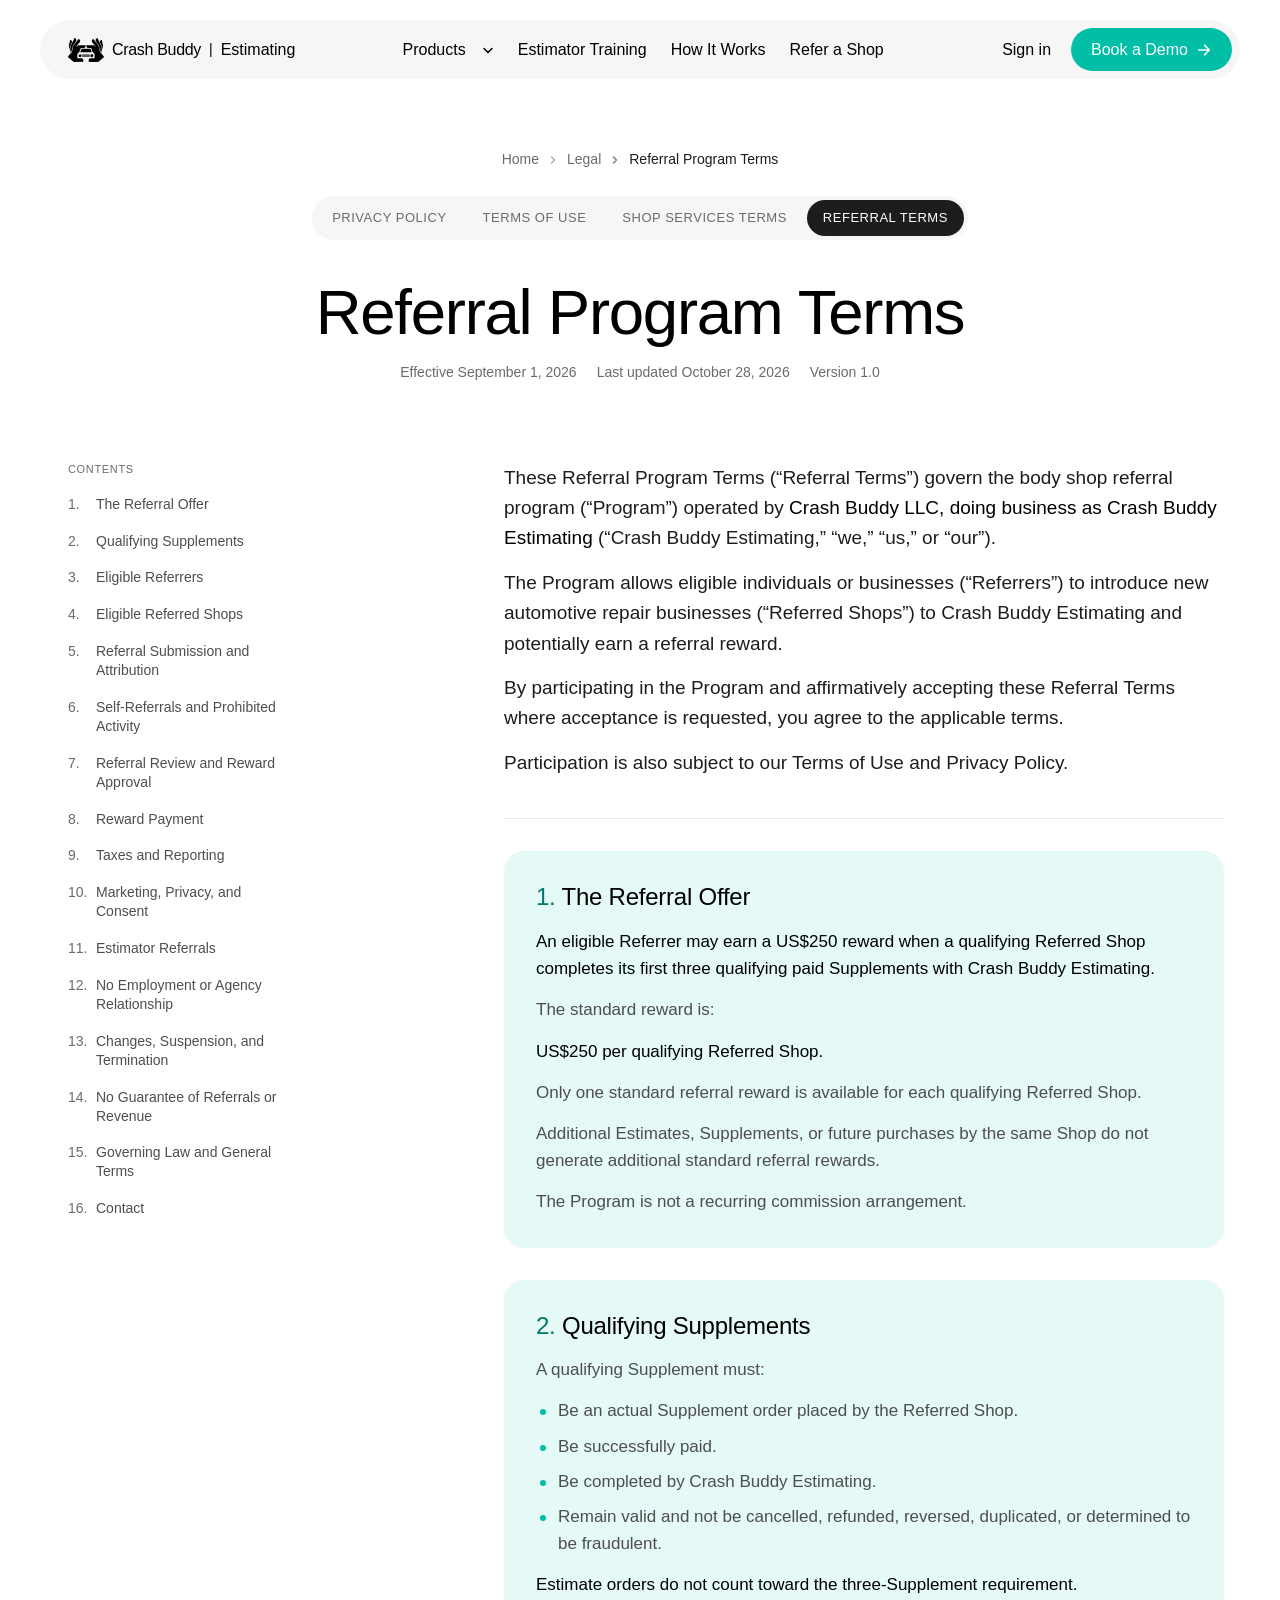
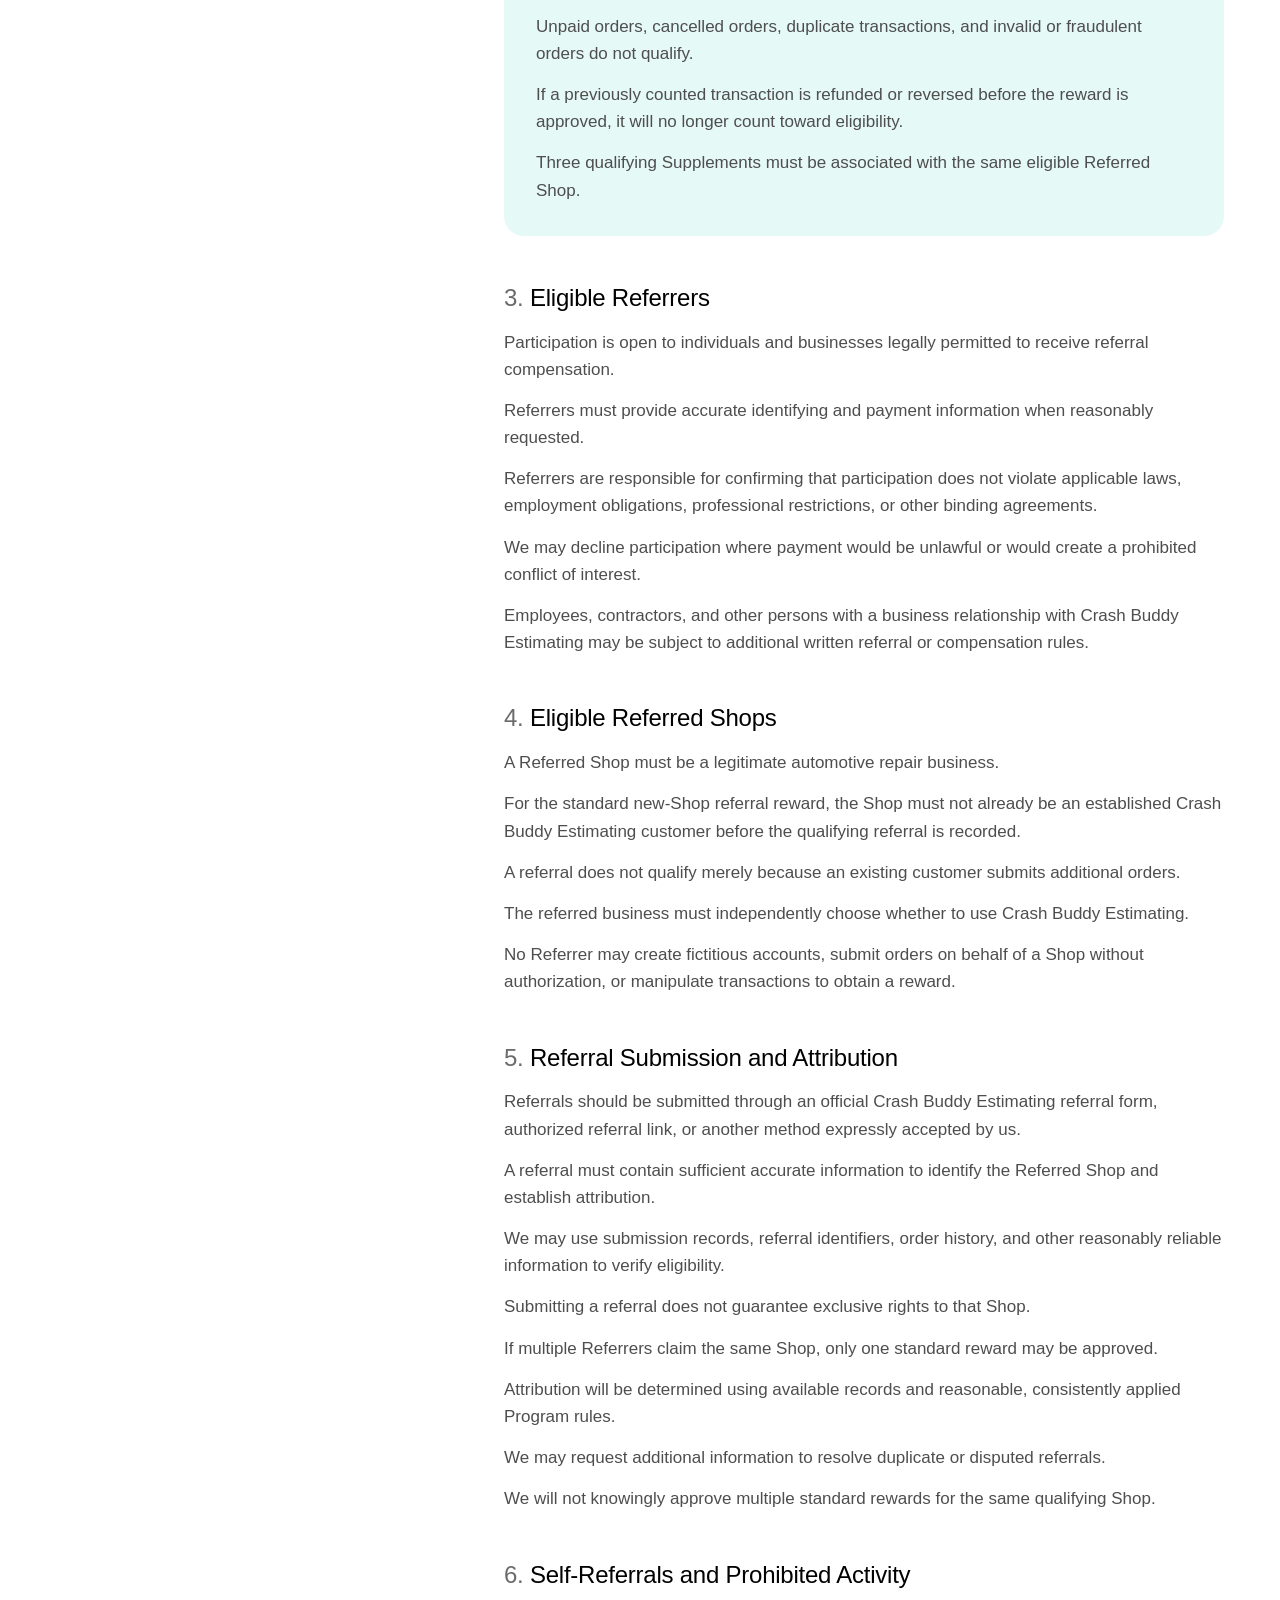
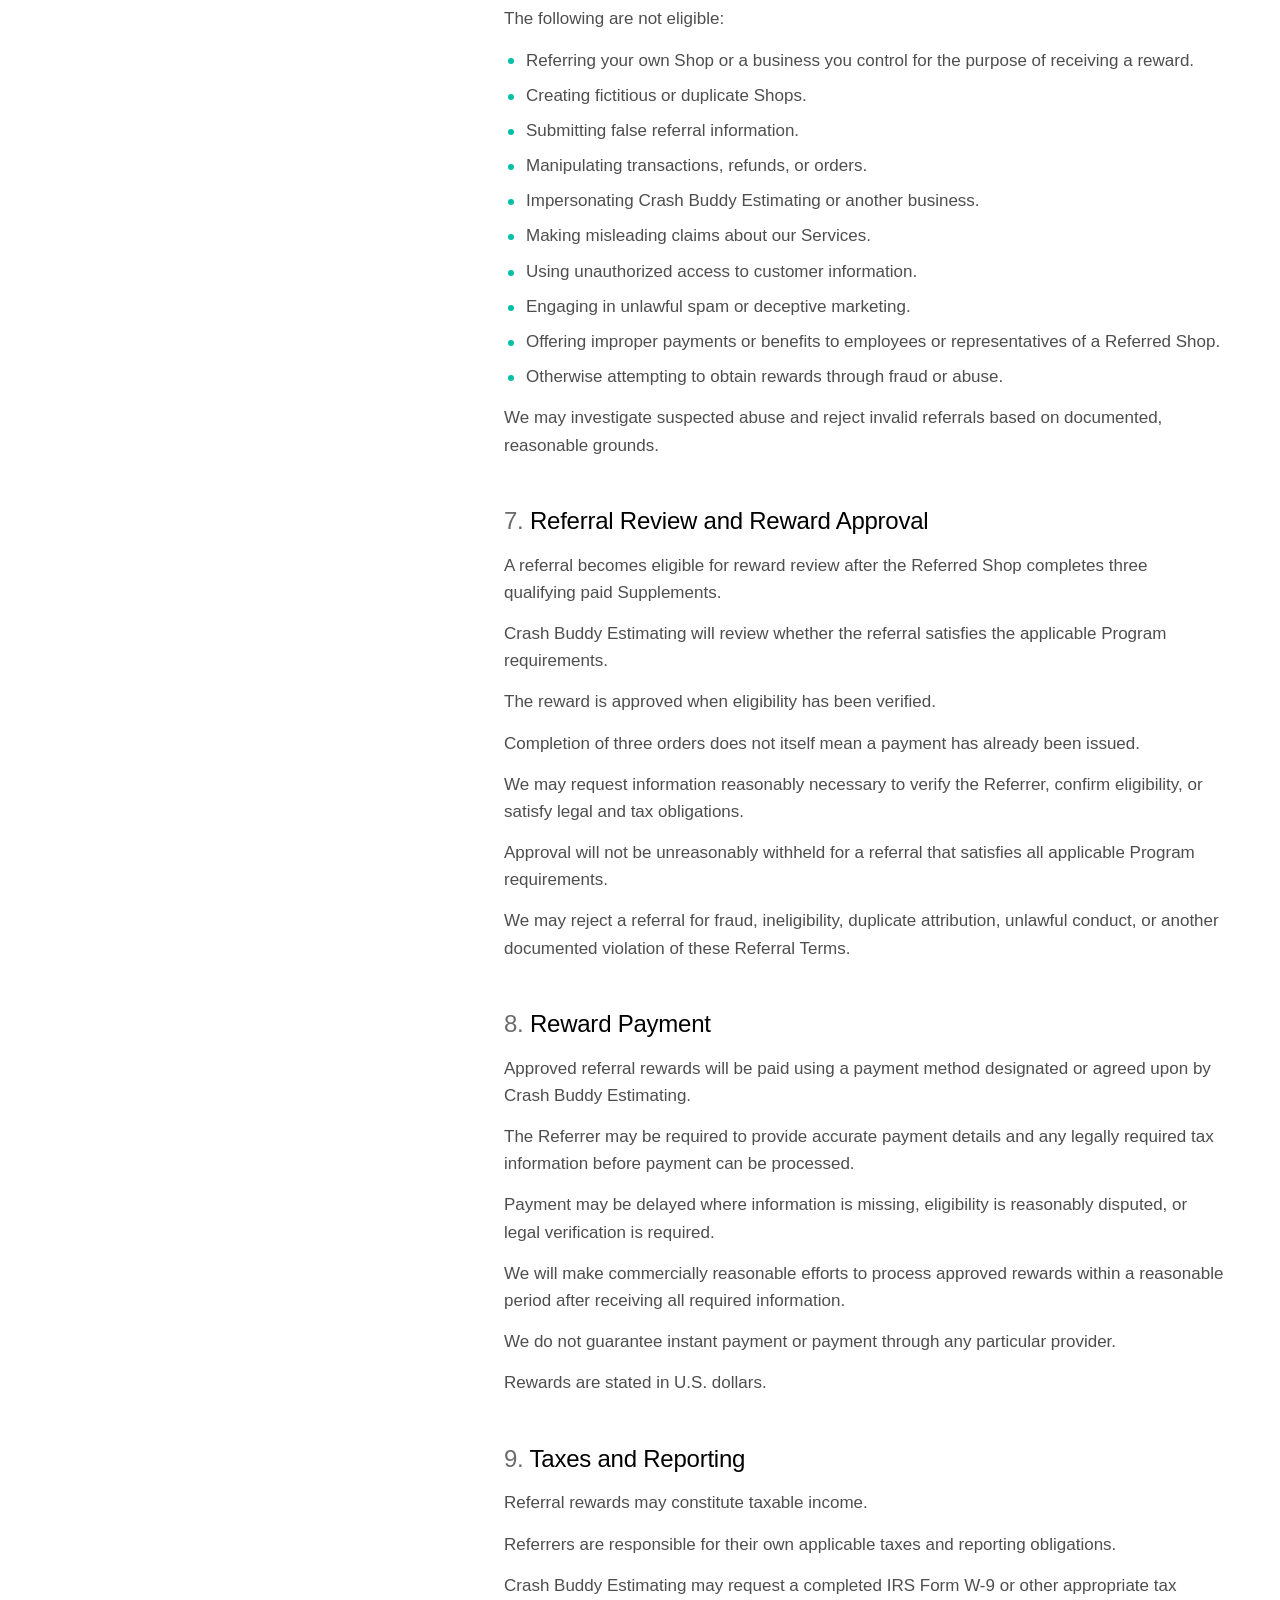
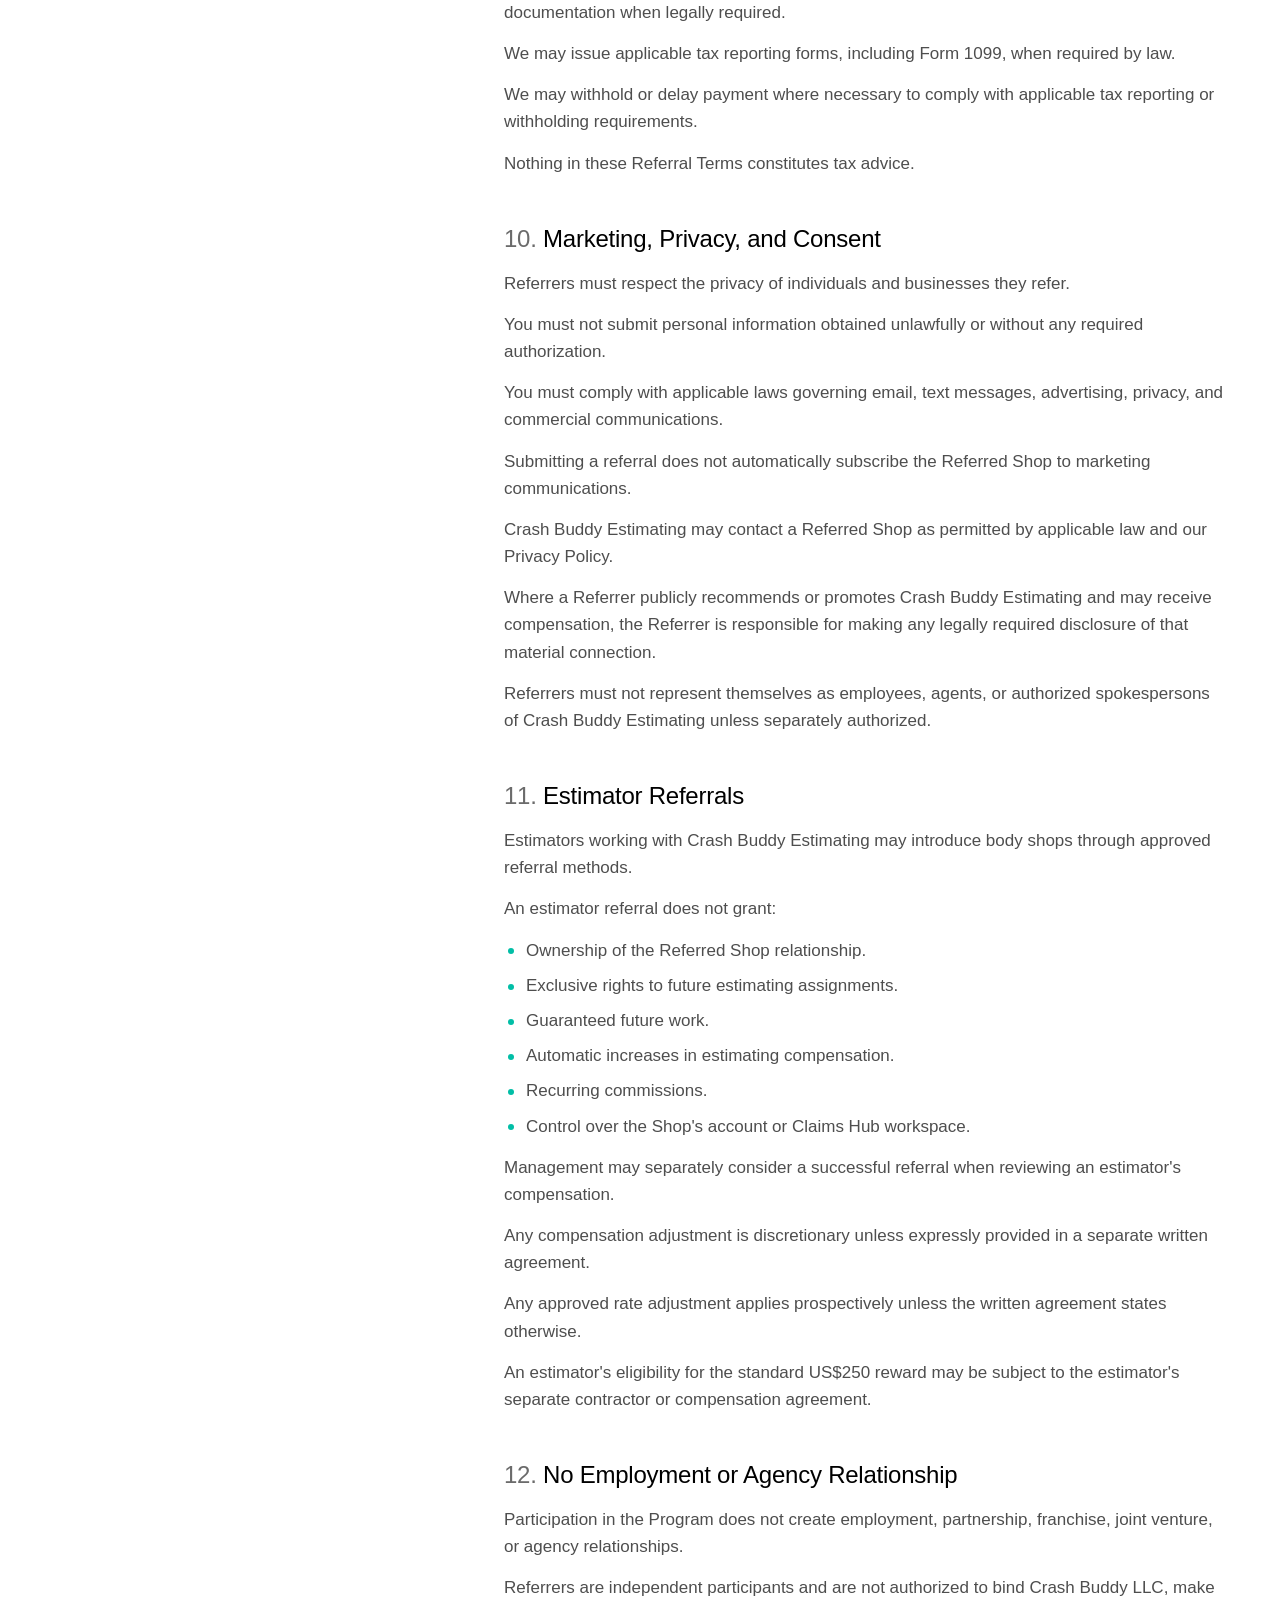
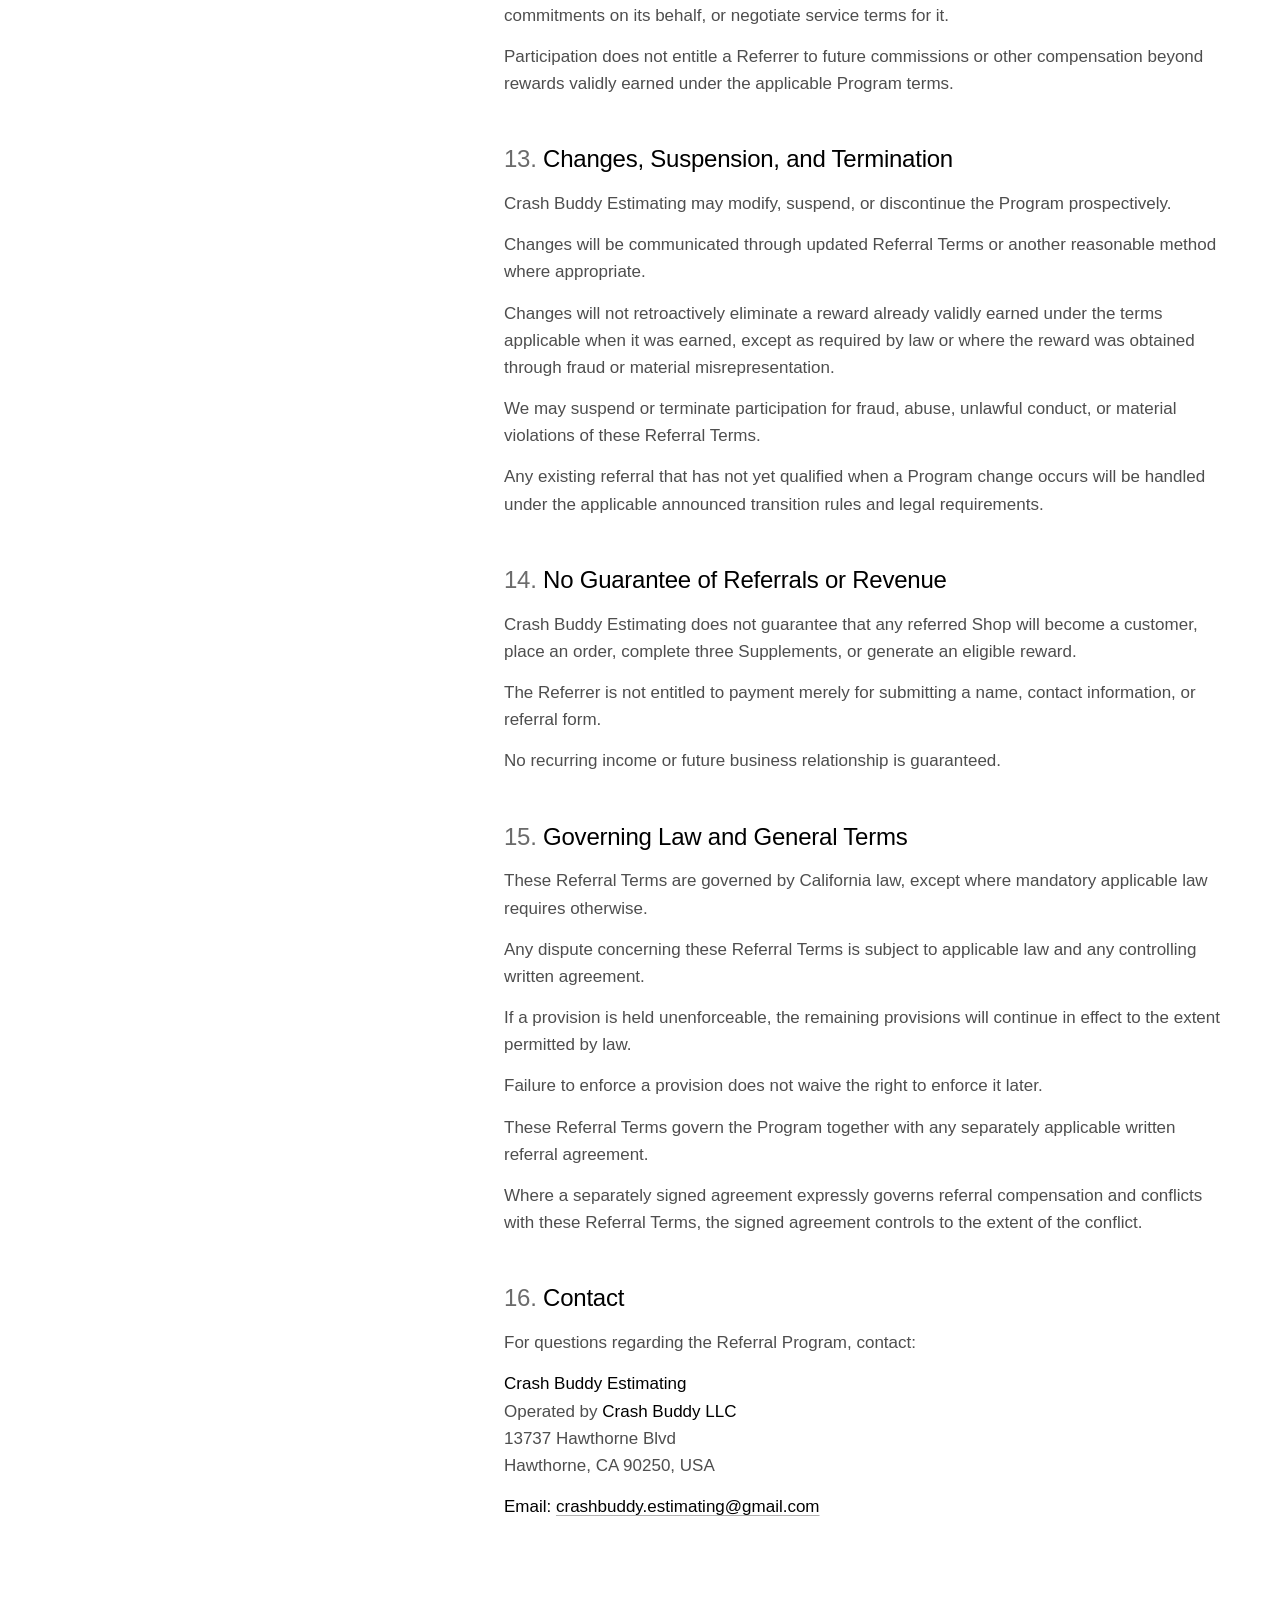
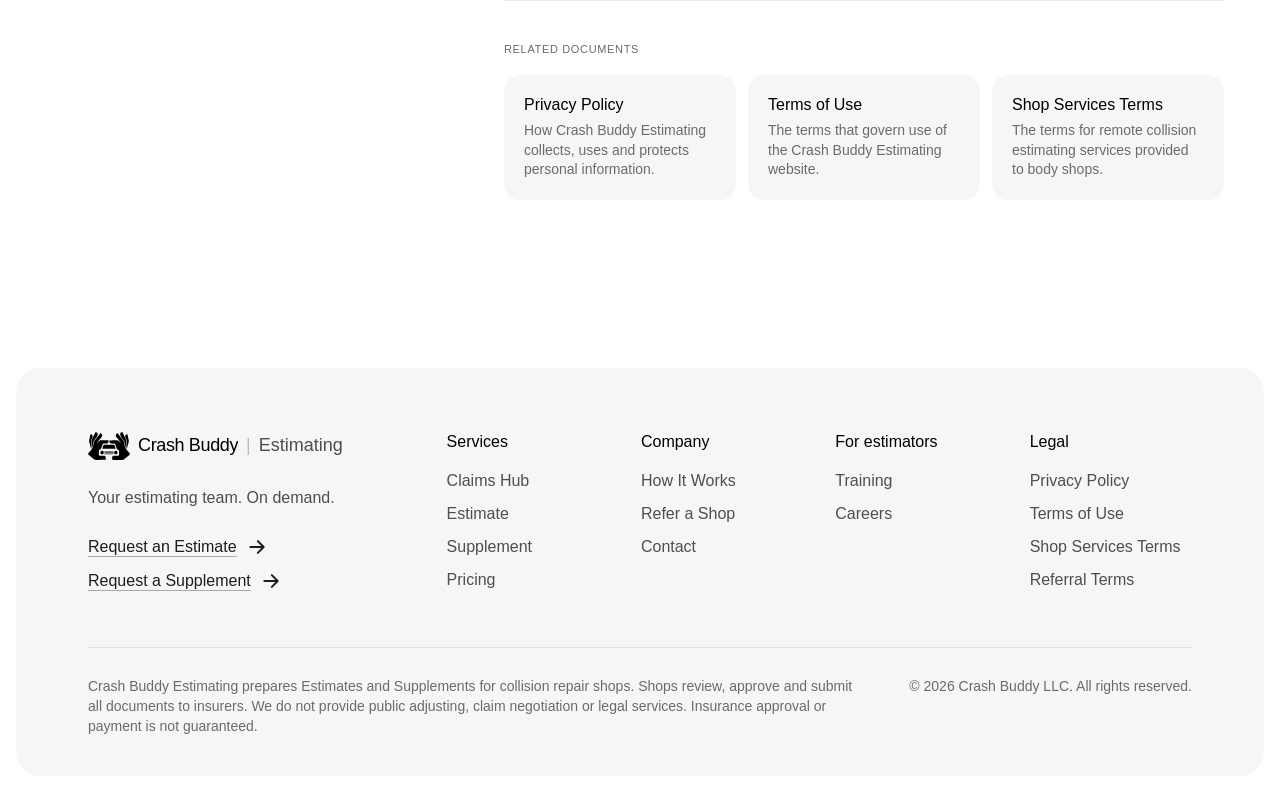
<file: referral-terms.html>
<!doctype html>
<html lang="en">
<head>
  <meta charset="utf-8">
  <meta name="viewport" content="width=device-width, initial-scale=1">
  <!-- SEO: title, description, canonical, icons, link previews -->
  <title>Referral Program Terms | Crash Buddy Estimating</title>
  <meta name="description" content="The rules of the Crash Buddy Estimating body shop referral program: earn $250 per referred Shop.">
  <link rel="canonical" href="https://crashbuddyestimating.com/referral-terms.html">
  <script>/* staging copies (GitHub Pages, previews) stay out of search; the real domain is indexed */
    if (!/(^|\.)crashbuddyestimating\.com$/.test(location.hostname) || /-b\.html$/.test(location.pathname)) { var r = document.createElement('meta'); r.name = 'robots'; r.content = 'noindex, follow'; document.head.appendChild(r); }</script>
  <meta name="theme-color" content="#ffffff">
  <link rel="icon" href="favicon.ico" sizes="32x32">
  <link rel="icon" href="favicon.svg" type="image/svg+xml">
  <link rel="apple-touch-icon" href="assets/icons/apple-touch-icon.png">
  <link rel="manifest" href="site.webmanifest">
  <meta property="og:type" content="website">
  <meta property="og:site_name" content="Crash Buddy Estimating">
  <meta property="og:locale" content="en_US">
  <meta property="og:title" content="Referral Program Terms | Crash Buddy Estimating">
  <meta property="og:description" content="The rules of the Crash Buddy Estimating body shop referral program: earn $250 per referred Shop.">
  <meta property="og:url" content="https://crashbuddyestimating.com/referral-terms.html">
  <meta property="og:image" content="https://crashbuddyestimating.com/assets/og/og-home.jpg">
  <meta property="og:image:width" content="1200">
  <meta property="og:image:height" content="630">
  <meta property="og:image:alt" content="Crash Buddy Estimating: get more estimates done without hiring. Estimate $105, Supplement $145.">
  <meta name="twitter:card" content="summary_large_image">
  <meta name="twitter:title" content="Referral Program Terms | Crash Buddy Estimating">
  <meta name="twitter:description" content="The rules of the Crash Buddy Estimating body shop referral program: earn $250 per referred Shop.">
  <meta name="twitter:image" content="https://crashbuddyestimating.com/assets/og/og-home.jpg">
  <meta name="twitter:image:alt" content="Crash Buddy Estimating: get more estimates done without hiring. Estimate $105, Supplement $145.">
  <!-- /SEO -->
  <link rel="stylesheet" href="styles.css?v=11191510">
  <link rel="stylesheet" href="legal.css?v=11182019">
  <script type="application/ld+json">{"@context":"https://schema.org","@type":"BreadcrumbList","itemListElement":[{"@type":"ListItem","position":1,"name":"Home","item":"https://crashbuddyestimating.com/"},{"@type":"ListItem","position":2,"name":"Referral Program Terms","item":"https://crashbuddyestimating.com/referral-terms.html"}]}</script>
</head>
<body class="legal-page">

<header class="header">
  <nav class="nav">
    <a href="index.html" class="nav__brand">
      <img src="assets/logo.svg" width="36" height="24" alt="">
      <span class="nav__brand-name">Crash Buddy</span>
      <span class="nav__brand-sep">|</span>
      <span>Estimating</span>
    </a>

    <div class="nav__menu" id="nav-menu">
      <ul class="nav__links">
        <li class="nav__dd">
          <button class="nav__link nav__dd-btn" type="button" aria-expanded="false" aria-controls="products-menu">Products <img src="assets/chevron-down.svg" width="12" height="12" alt=""></button>
          <div class="nav__dd-panel" id="products-menu">
            <div class="nav__dd-list">
              <p class="nav__dd-label">Products</p>
              <a class="nav__dd-item" href="request.html?type=estimate"><span class="nav__dd-row"><b>Estimate</b><b>$105</b></span><span>Vehicle details + photos</span></a>
              <a class="nav__dd-item" href="request.html?type=supplement"><span class="nav__dd-row"><b>Supplement</b><b>$145</b></span><span>Current Estimate + new photos</span></a>
            </div>
            <div class="nav__dd-hub">
              <span class="nav__dd-media"><img src="assets/claims-hub-tablet.webp" width="1455" height="1081" alt="Claims Hub on a tablet" loading="lazy" decoding="async"></span>
              <div class="nav__dd-hub-text">
                <b class="nav__dd-title">Claims Hub</b>
                <span class="nav__dd-desc">One dashboard for every claim — track progress, message your estimator and download finished files.</span>
                <a class="btn btn--sm nav__dd-btn-demo" href="index.html#demo">Book a Demo</a>
              </div>
            </div>
          </div>
        </li>
        <li><a class="nav__link" href="training.html">Estimator Training</a></li>
        <li><a class="nav__link" href="index.html#how-it-works">How It Works</a></li>
        <li><a class="nav__link" href="index.html#refer">Refer a Shop</a></li>
      </ul>
      <div class="nav__actions">
        <a class="nav__signin" href="#">Sign in</a>
        <a class="btn btn--sm" href="index.html#demo">Book a Demo</a>
      </div>
    </div>

    <button class="nav__toggle" type="button" aria-label="Open menu" aria-expanded="false" aria-controls="mnav"><span></span><span></span><span></span></button>
  </nav>
</header>

<!-- Mobile menu: full screen, one list of links (Apple-style) -->
<div class="mnav" id="mnav" aria-hidden="true">
  <div class="mnav__top">
    <a href="index.html" class="nav__brand mnav__brand">
      <img src="assets/logo.svg" width="36" height="24" alt="">
      <span class="nav__brand-name">Crash Buddy</span>
      <span class="nav__brand-sep">|</span>
      <span>Estimating</span>
    </a>
    <button class="mnav__close" type="button" aria-label="Close menu"><span></span><span></span><span></span></button>
  </div>
  <p class="mnav__label">Services</p>
  <nav class="mnav__list" aria-label="Services">
    <a href="request.html?type=estimate"><span>Estimate</span><span class="mnav__price">$105</span></a>
    <a href="request.html?type=supplement"><span>Supplement</span><span class="mnav__price">$145</span></a>
    <a href="training.html">Estimator Training</a>
  </nav>
  <nav class="mnav__sub" aria-label="More">
    <a href="index.html#how-it-works">How It Works</a>
    <a href="index.html#refer">Refer a Shop</a>
    <a href="careers.html">Careers</a>
    <a href="index.html#claims-hub">Claims Hub</a>
  </nav>
  <a class="footer__cta mnav__signin" href="#"><span class="footer__cta-text">Sign In</span><span class="btn__arrow" aria-hidden="true"></span></a>
  <a class="btn btn--block mnav__cta" href="index.html#demo">Book a Demo</a>
</div>


<main class="legal">
  <div class="legal__head">
    <nav class="crumbs" aria-label="Breadcrumb"><ol><li><a href="index.html">Home</a></li><li><a href="privacy.html">Legal</a></li><li aria-current="page">Referral Program Terms</li></ol></nav>
    <nav class="legal__tabs" aria-label="Legal documents"><a class="legal__tab" href="privacy.html">Privacy Policy</a><a class="legal__tab" href="terms.html">Terms of Use</a><a class="legal__tab" href="shop-services-terms.html">Shop Services Terms</a><a class="legal__tab is-current" aria-current="page" href="referral-terms.html">Referral Terms</a></nav>
    <h1 class="legal__title">Referral Program Terms</h1>
    <p class="legal__meta"><span>Effective September 1, 2026</span><span>Last updated October 28, 2026</span><span>Version 1.0</span></p>
  </div>

  <div class="legal__layout">
    <details class="legal__toc" open>
      <summary class="legal__toc-title">Contents</summary>
      <ol>
        <li><a href="#s1">The Referral Offer</a></li>
        <li><a href="#s2">Qualifying Supplements</a></li>
        <li><a href="#s3">Eligible Referrers</a></li>
        <li><a href="#s4">Eligible Referred Shops</a></li>
        <li><a href="#s5">Referral Submission and Attribution</a></li>
        <li><a href="#s6">Self-Referrals and Prohibited Activity</a></li>
        <li><a href="#s7">Referral Review and Reward Approval</a></li>
        <li><a href="#s8">Reward Payment</a></li>
        <li><a href="#s9">Taxes and Reporting</a></li>
        <li><a href="#s10">Marketing, Privacy, and Consent</a></li>
        <li><a href="#s11">Estimator Referrals</a></li>
        <li><a href="#s12">No Employment or Agency Relationship</a></li>
        <li><a href="#s13">Changes, Suspension, and Termination</a></li>
        <li><a href="#s14">No Guarantee of Referrals or Revenue</a></li>
        <li><a href="#s15">Governing Law and General Terms</a></li>
        <li><a href="#s16">Contact</a></li>
      </ol>
    </details>

    <article class="legal__body">
      <div class="legal__intro"><p>These Referral Program Terms (“Referral Terms”) govern the body shop referral program (“Program”) operated by <b>Crash Buddy LLC, doing business as Crash Buddy Estimating</b> (“Crash Buddy Estimating,” “we,” “us,” or “our”).</p><p>The Program allows eligible individuals or businesses (“Referrers”) to introduce new automotive repair businesses (“Referred Shops”) to Crash Buddy Estimating and potentially earn a referral reward.</p><p>By participating in the Program and affirmatively accepting these Referral Terms where acceptance is requested, you agree to the applicable terms.</p><p>Participation is also subject to our Terms of Use and Privacy Policy.</p></div>
      <section class="legal__sec legal__sec--key" id="s1">
        <h2><span>1.</span> The Referral Offer</h2>
        <p><b>An eligible Referrer may earn a US$250 reward when a qualifying Referred Shop completes its first three qualifying paid Supplements with Crash Buddy Estimating.</b></p><p>The standard reward is:</p><p><b>US$250 per qualifying Referred Shop.</b></p><p>Only one standard referral reward is available for each qualifying Referred Shop.</p><p>Additional Estimates, Supplements, or future purchases by the same Shop do not generate additional standard referral rewards.</p><p>The Program is not a recurring commission arrangement.</p>
      </section>
      <section class="legal__sec legal__sec--key" id="s2">
        <h2><span>2.</span> Qualifying Supplements</h2>
        <p>A qualifying Supplement must:</p><ul><li>Be an actual Supplement order placed by the Referred Shop.</li><li>Be successfully paid.</li><li>Be completed by Crash Buddy Estimating.</li><li>Remain valid and not be cancelled, refunded, reversed, duplicated, or determined to be fraudulent.</li></ul><p><b>Estimate orders do not count toward the three-Supplement requirement.</b></p><p>Unpaid orders, cancelled orders, duplicate transactions, and invalid or fraudulent orders do not qualify.</p><p>If a previously counted transaction is refunded or reversed before the reward is approved, it will no longer count toward eligibility.</p><p>Three qualifying Supplements must be associated with the same eligible Referred Shop.</p>
      </section>
      <section class="legal__sec" id="s3">
        <h2><span>3.</span> Eligible Referrers</h2>
        <p>Participation is open to individuals and businesses legally permitted to receive referral compensation.</p><p>Referrers must provide accurate identifying and payment information when reasonably requested.</p><p>Referrers are responsible for confirming that participation does not violate applicable laws, employment obligations, professional restrictions, or other binding agreements.</p><p>We may decline participation where payment would be unlawful or would create a prohibited conflict of interest.</p><p>Employees, contractors, and other persons with a business relationship with Crash Buddy Estimating may be subject to additional written referral or compensation rules.</p>
      </section>
      <section class="legal__sec" id="s4">
        <h2><span>4.</span> Eligible Referred Shops</h2>
        <p>A Referred Shop must be a legitimate automotive repair business.</p><p>For the standard new-Shop referral reward, the Shop must not already be an established Crash Buddy Estimating customer before the qualifying referral is recorded.</p><p>A referral does not qualify merely because an existing customer submits additional orders.</p><p>The referred business must independently choose whether to use Crash Buddy Estimating.</p><p>No Referrer may create fictitious accounts, submit orders on behalf of a Shop without authorization, or manipulate transactions to obtain a reward.</p>
      </section>
      <section class="legal__sec" id="s5">
        <h2><span>5.</span> Referral Submission and Attribution</h2>
        <p>Referrals should be submitted through an official Crash Buddy Estimating referral form, authorized referral link, or another method expressly accepted by us.</p><p>A referral must contain sufficient accurate information to identify the Referred Shop and establish attribution.</p><p>We may use submission records, referral identifiers, order history, and other reasonably reliable information to verify eligibility.</p><p>Submitting a referral does not guarantee exclusive rights to that Shop.</p><p>If multiple Referrers claim the same Shop, only one standard reward may be approved.</p><p>Attribution will be determined using available records and reasonable, consistently applied Program rules.</p><p>We may request additional information to resolve duplicate or disputed referrals.</p><p>We will not knowingly approve multiple standard rewards for the same qualifying Shop.</p>
      </section>
      <section class="legal__sec" id="s6">
        <h2><span>6.</span> Self-Referrals and Prohibited Activity</h2>
        <p>The following are not eligible:</p><ul><li>Referring your own Shop or a business you control for the purpose of receiving a reward.</li><li>Creating fictitious or duplicate Shops.</li><li>Submitting false referral information.</li><li>Manipulating transactions, refunds, or orders.</li><li>Impersonating Crash Buddy Estimating or another business.</li><li>Making misleading claims about our Services.</li><li>Using unauthorized access to customer information.</li><li>Engaging in unlawful spam or deceptive marketing.</li><li>Offering improper payments or benefits to employees or representatives of a Referred Shop.</li><li>Otherwise attempting to obtain rewards through fraud or abuse.</li></ul><p>We may investigate suspected abuse and reject invalid referrals based on documented, reasonable grounds.</p>
      </section>
      <section class="legal__sec" id="s7">
        <h2><span>7.</span> Referral Review and Reward Approval</h2>
        <p>A referral becomes eligible for reward review after the Referred Shop completes three qualifying paid Supplements.</p><p>Crash Buddy Estimating will review whether the referral satisfies the applicable Program requirements.</p><p>The reward is approved when eligibility has been verified.</p><p>Completion of three orders does not itself mean a payment has already been issued.</p><p>We may request information reasonably necessary to verify the Referrer, confirm eligibility, or satisfy legal and tax obligations.</p><p>Approval will not be unreasonably withheld for a referral that satisfies all applicable Program requirements.</p><p>We may reject a referral for fraud, ineligibility, duplicate attribution, unlawful conduct, or another documented violation of these Referral Terms.</p>
      </section>
      <section class="legal__sec" id="s8">
        <h2><span>8.</span> Reward Payment</h2>
        <p>Approved referral rewards will be paid using a payment method designated or agreed upon by Crash Buddy Estimating.</p><p>The Referrer may be required to provide accurate payment details and any legally required tax information before payment can be processed.</p><p>Payment may be delayed where information is missing, eligibility is reasonably disputed, or legal verification is required.</p><p>We will make commercially reasonable efforts to process approved rewards within a reasonable period after receiving all required information.</p><p>We do not guarantee instant payment or payment through any particular provider.</p><p>Rewards are stated in U.S. dollars.</p>
      </section>
      <section class="legal__sec" id="s9">
        <h2><span>9.</span> Taxes and Reporting</h2>
        <p>Referral rewards may constitute taxable income.</p><p>Referrers are responsible for their own applicable taxes and reporting obligations.</p><p>Crash Buddy Estimating may request a completed IRS Form W-9 or other appropriate tax documentation when legally required.</p><p>We may issue applicable tax reporting forms, including Form 1099, when required by law.</p><p>We may withhold or delay payment where necessary to comply with applicable tax reporting or withholding requirements.</p><p>Nothing in these Referral Terms constitutes tax advice.</p>
      </section>
      <section class="legal__sec" id="s10">
        <h2><span>10.</span> Marketing, Privacy, and Consent</h2>
        <p>Referrers must respect the privacy of individuals and businesses they refer.</p><p>You must not submit personal information obtained unlawfully or without any required authorization.</p><p>You must comply with applicable laws governing email, text messages, advertising, privacy, and commercial communications.</p><p>Submitting a referral does not automatically subscribe the Referred Shop to marketing communications.</p><p>Crash Buddy Estimating may contact a Referred Shop as permitted by applicable law and our Privacy Policy.</p><p>Where a Referrer publicly recommends or promotes Crash Buddy Estimating and may receive compensation, the Referrer is responsible for making any legally required disclosure of that material connection.</p><p>Referrers must not represent themselves as employees, agents, or authorized spokespersons of Crash Buddy Estimating unless separately authorized.</p>
      </section>
      <section class="legal__sec" id="s11">
        <h2><span>11.</span> Estimator Referrals</h2>
        <p>Estimators working with Crash Buddy Estimating may introduce body shops through approved referral methods.</p><p>An estimator referral does not grant:</p><ul><li>Ownership of the Referred Shop relationship.</li><li>Exclusive rights to future estimating assignments.</li><li>Guaranteed future work.</li><li>Automatic increases in estimating compensation.</li><li>Recurring commissions.</li><li>Control over the Shop's account or Claims Hub workspace.</li></ul><p>Management may separately consider a successful referral when reviewing an estimator's compensation.</p><p>Any compensation adjustment is discretionary unless expressly provided in a separate written agreement.</p><p>Any approved rate adjustment applies prospectively unless the written agreement states otherwise.</p><p>An estimator's eligibility for the standard US$250 reward may be subject to the estimator's separate contractor or compensation agreement.</p>
      </section>
      <section class="legal__sec" id="s12">
        <h2><span>12.</span> No Employment or Agency Relationship</h2>
        <p>Participation in the Program does not create employment, partnership, franchise, joint venture, or agency relationships.</p><p>Referrers are independent participants and are not authorized to bind Crash Buddy LLC, make commitments on its behalf, or negotiate service terms for it.</p><p>Participation does not entitle a Referrer to future commissions or other compensation beyond rewards validly earned under the applicable Program terms.</p>
      </section>
      <section class="legal__sec" id="s13">
        <h2><span>13.</span> Changes, Suspension, and Termination</h2>
        <p>Crash Buddy Estimating may modify, suspend, or discontinue the Program prospectively.</p><p>Changes will be communicated through updated Referral Terms or another reasonable method where appropriate.</p><p>Changes will not retroactively eliminate a reward already validly earned under the terms applicable when it was earned, except as required by law or where the reward was obtained through fraud or material misrepresentation.</p><p>We may suspend or terminate participation for fraud, abuse, unlawful conduct, or material violations of these Referral Terms.</p><p>Any existing referral that has not yet qualified when a Program change occurs will be handled under the applicable announced transition rules and legal requirements.</p>
      </section>
      <section class="legal__sec" id="s14">
        <h2><span>14.</span> No Guarantee of Referrals or Revenue</h2>
        <p>Crash Buddy Estimating does not guarantee that any referred Shop will become a customer, place an order, complete three Supplements, or generate an eligible reward.</p><p>The Referrer is not entitled to payment merely for submitting a name, contact information, or referral form.</p><p>No recurring income or future business relationship is guaranteed.</p>
      </section>
      <section class="legal__sec" id="s15">
        <h2><span>15.</span> Governing Law and General Terms</h2>
        <p>These Referral Terms are governed by California law, except where mandatory applicable law requires otherwise.</p><p>Any dispute concerning these Referral Terms is subject to applicable law and any controlling written agreement.</p><p>If a provision is held unenforceable, the remaining provisions will continue in effect to the extent permitted by law.</p><p>Failure to enforce a provision does not waive the right to enforce it later.</p><p>These Referral Terms govern the Program together with any separately applicable written referral agreement.</p><p>Where a separately signed agreement expressly governs referral compensation and conflicts with these Referral Terms, the signed agreement controls to the extent of the conflict.</p>
      </section>
      <section class="legal__sec" id="s16">
        <h2><span>16.</span> Contact</h2>
        <p>For questions regarding the Referral Program, contact:</p><p><b>Crash Buddy Estimating</b><br>Operated by <b>Crash Buddy LLC</b><br>13737 Hawthorne Blvd<br>Hawthorne, CA 90250, USA</p><p><b>Email:</b> <a href="mailto:crashbuddy.estimating@gmail.com">crashbuddy.estimating@gmail.com</a></p>
      </section>

      <div class="legal__related">
        <p class="legal__related-title">Related documents</p>
        <div class="legal__docs">
          <a class="legal__doc" href="privacy.html"><b>Privacy Policy</b><span>How Crash Buddy Estimating collects, uses and protects personal information.</span></a>
          <a class="legal__doc" href="terms.html"><b>Terms of Use</b><span>The terms that govern use of the Crash Buddy Estimating website.</span></a>
          <a class="legal__doc" href="shop-services-terms.html"><b>Shop Services Terms</b><span>The terms for remote collision estimating services provided to body shops.</span></a>
        </div>
      </div>
    </article>
  </div>
</main>

<footer class="footer">
  <div class="footer__card">
    <div class="footer__top">
      <div class="footer__brand">
        <a href="index.html" class="footer__logo">
          <img src="assets/logo.svg" width="36" height="24" alt="">
          <span class="footer__logo-name">Crash Buddy</span>
          <span class="footer__logo-sep">|</span>
          <span class="footer__logo-sub">Estimating</span>
        </a>
        <p class="footer__tagline">Your estimating team. On demand.</p>
        <div class="footer__actions">
          <a class="footer__cta" href="request.html?type=estimate"><span class="footer__cta-text">Request an Estimate</span><span class="btn__arrow" aria-hidden="true"></span></a>
          <a class="footer__cta" href="request.html?type=supplement"><span class="footer__cta-text">Request a Supplement</span><span class="btn__arrow" aria-hidden="true"></span></a>
        </div>
      </div>

      <nav class="footer__nav" aria-label="Footer">
        <div class="footer__col">
          <p class="footer__heading">Services</p>
          <ul>
            <li><a href="index.html#claims-hub">Claims Hub</a></li>
            <li><a href="request.html?type=estimate">Estimate</a></li>
            <li><a href="request.html?type=supplement">Supplement</a></li>
            <li><a href="index.html#pricing">Pricing</a></li>
          </ul>
        </div>
        <div class="footer__col">
          <p class="footer__heading">Company</p>
          <ul>
            <li><a href="index.html#how-it-works">How It Works</a></li>
            <li><a href="index.html#refer">Refer a Shop</a></li>
            <li><a href="index.html#demo">Contact</a></li>
          </ul>
        </div>
        <div class="footer__col">
          <p class="footer__heading">For estimators</p>
          <ul>
            <li><a href="training.html">Training</a></li>
            <li><a href="careers.html">Careers</a></li>
          </ul>
        </div>
        <div class="footer__col">
          <p class="footer__heading">Legal</p>
          <ul>
            <li><a href="privacy.html">Privacy Policy</a></li>
            <li><a href="terms.html">Terms of Use</a></li>
            <li><a href="shop-services-terms.html">Shop Services Terms</a></li>
            <li><a href="referral-terms.html">Referral Terms</a></li>
          </ul>
        </div>
      </nav>
    </div>

    <div class="footer__bottom">
      <p class="footer__disclaimer">Crash Buddy Estimating prepares Estimates and Supplements for collision repair shops. Shops review, approve and submit all documents to insurers. We do not provide public adjusting, claim negotiation or legal services. Insurance approval or payment is not guaranteed.</p>
      <p class="footer__copy">© 2026 Crash Buddy LLC. All rights reserved.</p>
    </div>
  </div>
</footer>

<script src="script.js?v=11182019"></script>
<script src="legal.js?v=11182019"></script>
</body>
</html>
</file>
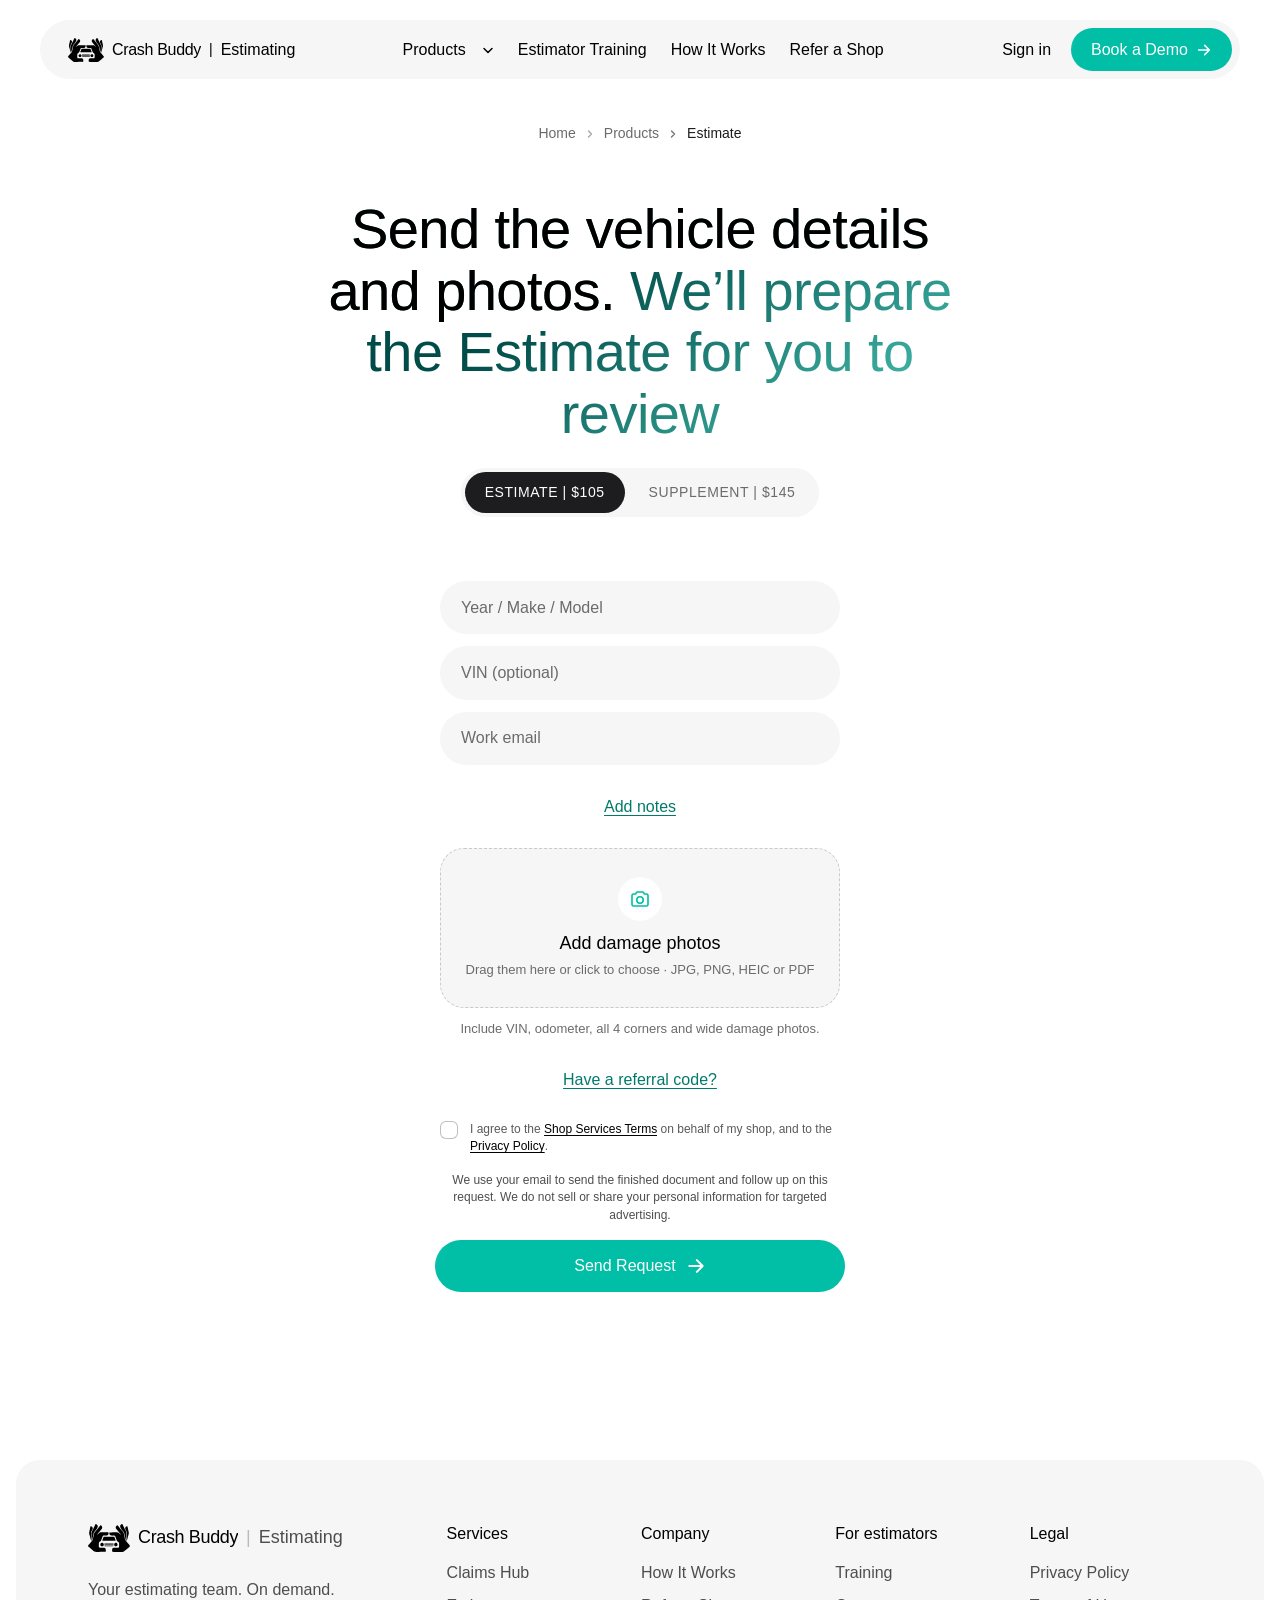
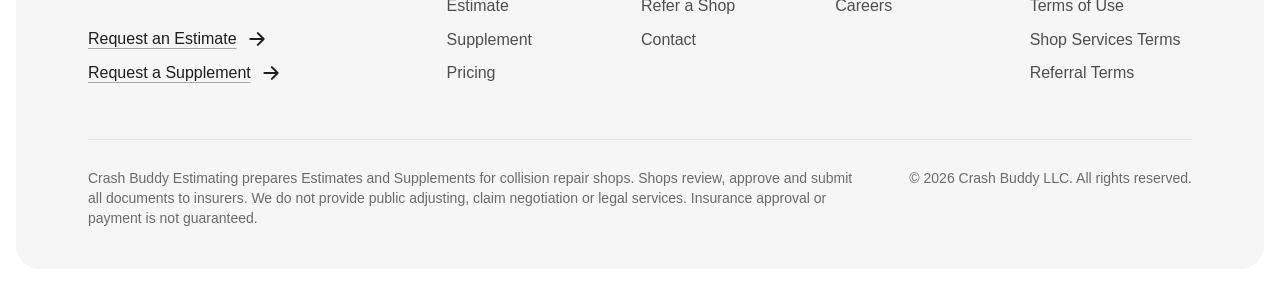
<file: request.html>
<!doctype html>
<html lang="en">
<head>
  <meta charset="utf-8">
  <meta name="viewport" content="width=device-width, initial-scale=1">
  <!-- SEO: title, description, canonical, icons, link previews -->
  <title>Request an Estimate or Supplement | Crash Buddy Estimating</title>
  <meta name="description" content="Send vehicle details and photos and get a collision Estimate ($105, about 2 hours) or a Supplement ($145, about 6 hours) as a PDF to review. No account needed.">
  <link rel="canonical" href="https://crashbuddyestimating.com/request.html">
  <script>/* staging copies (GitHub Pages, previews) stay out of search; the real domain is indexed */
    if (!/(^|\.)crashbuddyestimating\.com$/.test(location.hostname) || /-b\.html$/.test(location.pathname)) { var r = document.createElement('meta'); r.name = 'robots'; r.content = 'noindex, follow'; document.head.appendChild(r); }</script>
  <meta name="theme-color" content="#ffffff">
  <link rel="icon" href="favicon.ico" sizes="32x32">
  <link rel="icon" href="favicon.svg" type="image/svg+xml">
  <link rel="apple-touch-icon" href="assets/icons/apple-touch-icon.png">
  <link rel="manifest" href="site.webmanifest">
  <meta property="og:type" content="website">
  <meta property="og:site_name" content="Crash Buddy Estimating">
  <meta property="og:locale" content="en_US">
  <meta property="og:title" content="Request an Estimate or Supplement | Crash Buddy Estimating">
  <meta property="og:description" content="Send vehicle details and photos and get a collision Estimate ($105, about 2 hours) or a Supplement ($145, about 6 hours) as a PDF to review. No account needed.">
  <meta property="og:url" content="https://crashbuddyestimating.com/request.html">
  <meta property="og:image" content="https://crashbuddyestimating.com/assets/og/og-home.jpg">
  <meta property="og:image:width" content="1200">
  <meta property="og:image:height" content="630">
  <meta property="og:image:alt" content="Crash Buddy Estimating: get more estimates done without hiring. Estimate $105, Supplement $145.">
  <meta name="twitter:card" content="summary_large_image">
  <meta name="twitter:title" content="Request an Estimate or Supplement | Crash Buddy Estimating">
  <meta name="twitter:description" content="Send vehicle details and photos and get a collision Estimate ($105, about 2 hours) or a Supplement ($145, about 6 hours) as a PDF to review. No account needed.">
  <meta name="twitter:image" content="https://crashbuddyestimating.com/assets/og/og-home.jpg">
  <meta name="twitter:image:alt" content="Crash Buddy Estimating: get more estimates done without hiring. Estimate $105, Supplement $145.">
  <!-- /SEO -->
  <link rel="stylesheet" href="styles.css?v=11191510">
  <link rel="stylesheet" href="assets/vendor/photoswipe-5.4.4.css">
  <link rel="stylesheet" href="request.css?v=11182019">
<script type="application/ld+json">{"@context": "https://schema.org", "@type": "BreadcrumbList", "itemListElement": [{"@type": "ListItem", "position": 1, "name": "Home", "item": "https://crashbuddyestimating.com/"}, {"@type": "ListItem", "position": 2, "name": "Products", "item": "https://crashbuddyestimating.com/index.html#pricing"}, {"@type": "ListItem", "position": 3, "name": "Estimate"}]}</script>
</head>
<body class="request-page">

<header class="header">
  <nav class="nav">
    <a href="index.html" class="nav__brand">
      <img src="assets/logo.svg" width="36" height="24" alt="">
      <span class="nav__brand-name">Crash Buddy</span>
      <span class="nav__brand-sep">|</span>
      <span>Estimating</span>
    </a>

    <div class="nav__menu" id="nav-menu">
      <ul class="nav__links">
        <li class="nav__dd">
          <button class="nav__link nav__dd-btn" type="button" aria-expanded="false" aria-controls="products-menu">Products <img src="assets/chevron-down.svg" width="12" height="12" alt=""></button>
          <div class="nav__dd-panel" id="products-menu">
            <div class="nav__dd-list">
              <p class="nav__dd-label">Products</p>
              <a class="nav__dd-item" href="request.html?type=estimate"><span class="nav__dd-row"><b>Estimate</b><b>$105</b></span><span>Vehicle details + photos</span></a>
              <a class="nav__dd-item" href="request.html?type=supplement"><span class="nav__dd-row"><b>Supplement</b><b>$145</b></span><span>Current Estimate + new photos</span></a>
            </div>
            <div class="nav__dd-hub">
              <span class="nav__dd-media"><img src="assets/claims-hub-tablet.webp" width="1455" height="1081" alt="Claims Hub on a tablet" loading="lazy" decoding="async"></span>
              <div class="nav__dd-hub-text">
                <b class="nav__dd-title">Claims Hub</b>
                <span class="nav__dd-desc">One dashboard for every claim — track progress, message your estimator and download finished files.</span>
                <a class="btn btn--sm nav__dd-btn-demo" href="index.html#demo">Book a Demo</a>
              </div>
            </div>
          </div>
        </li>
        <li><a class="nav__link" href="training.html">Estimator Training</a></li>
        <li><a class="nav__link" href="index.html#how-it-works">How It Works</a></li>
        <li><a class="nav__link" href="index.html#refer">Refer a Shop</a></li>
      </ul>
      <div class="nav__actions">
        <a class="nav__signin" href="#">Sign in</a>
        <a class="btn btn--sm" href="index.html#demo">Book a Demo</a>
      </div>
    </div>

    <button class="nav__toggle" type="button" aria-label="Open menu" aria-expanded="false" aria-controls="mnav"><span></span><span></span><span></span></button>
  </nav>
</header>

<!-- Mobile menu: full screen, one list of links (Apple-style) -->
<div class="mnav" id="mnav" aria-hidden="true">
  <div class="mnav__top">
    <a href="index.html" class="nav__brand mnav__brand">
      <img src="assets/logo.svg" width="36" height="24" alt="">
      <span class="nav__brand-name">Crash Buddy</span>
      <span class="nav__brand-sep">|</span>
      <span>Estimating</span>
    </a>
    <button class="mnav__close" type="button" aria-label="Close menu"><span></span><span></span><span></span></button>
  </div>
  <p class="mnav__label">Services</p>
  <nav class="mnav__list" aria-label="Services">
    <a href="request.html?type=estimate"><span>Estimate</span><span class="mnav__price">$105</span></a>
    <a href="request.html?type=supplement"><span>Supplement</span><span class="mnav__price">$145</span></a>
    <a href="training.html">Estimator Training</a>
  </nav>
  <nav class="mnav__sub" aria-label="More">
    <a href="index.html#how-it-works">How It Works</a>
    <a href="index.html#refer">Refer a Shop</a>
    <a href="careers.html">Careers</a>
    <a href="index.html#claims-hub">Claims Hub</a>
  </nav>
  <a class="footer__cta mnav__signin" href="#"><span class="footer__cta-text">Sign In</span><span class="btn__arrow" aria-hidden="true"></span></a>
  <a class="btn btn--block mnav__cta" href="index.html#demo">Book a Demo</a>
</div>

<main class="req" data-kind="estimate">
  <nav class="crumbs" aria-label="Breadcrumb"><ol><li><a href="index.html">Home</a></li><li><a href="index.html#pricing">Products</a></li><li aria-current="page"><span data-for="estimate">Estimate</span><span data-for="supplement" hidden>Supplement</span></li></ol></nav>

  <div class="req__head">
    <h1 class="req__title grad-text grad-q">
      <span data-for="estimate">Send the vehicle details <br>and photos. <span class="hl">We’ll prepare the Estimate for you to review</span></span>
      <span data-for="supplement" hidden>Send the current Estimate <br>and photos. <span class="hl">We’ll prepare the Supplement for you to review</span></span>
    </h1>
    <div class="req__kind" role="radiogroup" aria-label="Request type">
      <label class="req__kind-opt"><input type="radio" autocomplete="off" name="kind" value="estimate" checked><span>Estimate | $105</span></label>
      <label class="req__kind-opt"><input type="radio" autocomplete="off" name="kind" value="supplement"><span>Supplement | $145</span></label>
    </div>
  </div>

  <form class="req__form" action="#" method="post" novalidate>
    <div class="req__fields">
      <!-- Estimate: the vehicle -->
      <div class="float" data-for="estimate">
        <input class="field" id="r-veh" name="vehicle" type="text" autocomplete="off" required placeholder=" ">
        <fieldset class="float__line" aria-hidden="true"><legend><span>Year / Make / Model</span></legend></fieldset>
        <label class="float__label" for="r-veh">Year / Make / Model</label>
      </div>
      <div class="float" data-for="estimate">
        <input class="field" id="r-vin" name="vin" type="text" autocomplete="off" maxlength="17" placeholder=" ">
        <fieldset class="float__line" aria-hidden="true"><legend><span>VIN (optional)</span></legend></fieldset>
        <label class="float__label" for="r-vin">VIN (optional)</label>
      </div>

      <!-- Supplement: the current Estimate file -->
      <div class="req__file" data-for="supplement" hidden>
        <input class="visually-hidden" id="r-est" name="estimate_file" type="file" accept=".pdf,.ems,.xml,.awf,.zip,application/pdf" data-required>
        <label class="req__file-btn" for="r-est">
          <span class="req__file-icon" aria-hidden="true"></span>
          <span class="req__file-text"><b class="req__file-name">Attach current Estimate</b><span>PDF, EMS, XML or other export</span></span>
        </label>
        <button class="req__file-remove" type="button" aria-label="Remove the Estimate file" hidden>✕</button>
      </div>

      <div class="float">
        <input class="field" id="r-email" name="email" type="email" autocomplete="email" required placeholder=" ">
        <fieldset class="float__line" aria-hidden="true"><legend><span>Work email</span></legend></fieldset>
        <label class="float__label" for="r-email">Work email</label>
      </div>
    </div>

    <!-- Notes (optional) — above the photos -->
    <div class="req__extra">
      <button class="req__link" type="button" aria-expanded="false" aria-controls="r-notes-wrap">Add notes</button>
      <div class="req__notes" id="r-notes-wrap" hidden>
        <textarea class="field req__textarea" id="r-notes" name="notes" rows="4" placeholder="Prior damage, parts already identified, claim number, special instructions…" aria-label="Notes"></textarea>
      </div>
    </div>

    <!-- Photos -->
    <div class="req__photos">
      <input class="visually-hidden" id="r-photos" name="photos" type="file" accept="image/*,.heic,.heif,application/pdf" multiple>
      <label class="req__drop" for="r-photos">
        <span class="req__drop-icon" aria-hidden="true"></span>
        <b class="req__drop-title">Add damage photos</b>
        <span class="req__drop-hint">Drag them here or click to choose · JPG, PNG, HEIC or PDF</span>
      </label>
      <ul class="req__thumbs" aria-label="Attached photos"></ul>
      <p class="req__gesture" hidden><span class="t-touch">Tap to view · Hold to reorder</span><span class="t-mouse">Click to view · Drag to reorder</span></p>
      <p class="req__tip" data-for="estimate">Include VIN, odometer, all 4 corners and wide damage photos.</p>
      <p class="req__tip" data-for="supplement" hidden>Teardown / exposed damage, close-ups and different angles.</p>
    </div>

    <!-- Referral code (optional) — below the photos -->
    <div class="req__extra">
      <button class="req__link" type="button" aria-expanded="false" aria-controls="r-ref-wrap">Have a referral code?</button>
      <div class="float" id="r-ref-wrap" hidden>
        <input class="field" id="r-ref" name="referral" type="text" placeholder=" ">
        <fieldset class="float__line" aria-hidden="true"><legend><span>Referral code</span></legend></fieldset>
        <label class="float__label" for="r-ref">Referral code</label>
      </div>
    </div>

    <div class="req__submit">
      <label class="cta__check req__check">
        <input type="checkbox" name="terms" required>
        <span class="cta__box" aria-hidden="true"></span>
        <span>I agree to the <a href="shop-services-terms.html">Shop Services Terms</a> on behalf of my shop, and to the <a href="privacy.html">Privacy Policy</a>.</span>
      </label>
      <p class="req__note">We use your email to send the finished document and follow up on this request. We do not sell or share your personal information for targeted advertising.</p>
      <p class="req__error" role="alert" hidden></p>
      <button class="btn btn--block req__btn" type="submit">Send Request</button>
    </div>
  </form>

  <div class="req__done" hidden>
    <div class="req__thanks">
      <span class="req__done-icon" aria-hidden="true"></span>
      <h2 class="req__done-title">Request received.</h2>
      <p class="req__done-text">We’ll email you when your <span class="req__done-kind">Estimate</span> is ready.</p>
      <p class="req__done-sent">Sent to <b class="req__done-email"></b>.</p>
      <div class="req__done-actions">
        <a class="btn btn--ghost req__again" href="request.html">Send Another Request</a>
        <a class="btn" href="index.html">Back to Crash Buddy Estimating</a>
      </div>
    </div>

    <!-- Claims Hub — the same card as on the main page -->
    <article class="feature req__hub">
      <div class="feature__body">
        <span class="tag">Claims Hub</span>
        <div class="feature__content">
          <div class="feature__text">
            <h3 class="h3">Need estimating help regularly? <br>See how Shops use Claims Hub.</h3>
            <p class="lead">Manage claims, track progress, communicate with your estimator, and access completed files — all through one simple, organized platform.</p>
          </div>
          <ul class="checklist">
            <li>All claims in one dashboard</li>
            <li>Real-time status tracking</li>
            <li>Easy access to completed PDFs</li>
          </ul>
          <a class="btn" href="index.html#demo">See Claims Hub in Action</a>
        </div>
      </div>
      <div class="feature__media feature__media--tablet">
        <img class="tablet" src="assets/claims-hub-tablet.webp" width="1455" height="1081" alt="Claims Hub dashboard on a tablet held in both hands" loading="lazy" decoding="async">
      </div>
    </article>
  </div>
</main>

<footer class="footer">
  <div class="footer__card">
    <div class="footer__top">
      <div class="footer__brand">
        <a href="index.html" class="footer__logo">
          <img src="assets/logo.svg" width="36" height="24" alt="">
          <span class="footer__logo-name">Crash Buddy</span>
          <span class="footer__logo-sep">|</span>
          <span class="footer__logo-sub">Estimating</span>
        </a>
        <p class="footer__tagline">Your estimating team. On demand.</p>
        <div class="footer__actions">
          <a class="footer__cta" href="request.html?type=estimate"><span class="footer__cta-text">Request an Estimate</span><span class="btn__arrow" aria-hidden="true"></span></a>
          <a class="footer__cta" href="request.html?type=supplement"><span class="footer__cta-text">Request a Supplement</span><span class="btn__arrow" aria-hidden="true"></span></a>
        </div>
      </div>

      <nav class="footer__nav" aria-label="Footer">
        <div class="footer__col">
          <p class="footer__heading">Services</p>
          <ul>
            <li><a href="index.html#claims-hub">Claims Hub</a></li>
            <li><a href="request.html?type=estimate">Estimate</a></li>
            <li><a href="request.html?type=supplement">Supplement</a></li>
            <li><a href="index.html#pricing">Pricing</a></li>
          </ul>
        </div>
        <div class="footer__col">
          <p class="footer__heading">Company</p>
          <ul>
            <li><a href="index.html#how-it-works">How It Works</a></li>
            <li><a href="index.html#refer">Refer a Shop</a></li>
            <li><a href="index.html#demo">Contact</a></li>
          </ul>
        </div>
        <div class="footer__col">
          <p class="footer__heading">For estimators</p>
          <ul>
            <li><a href="training.html">Training</a></li>
            <li><a href="careers.html">Careers</a></li>
          </ul>
        </div>
        <div class="footer__col">
          <p class="footer__heading">Legal</p>
          <ul>
            <li><a href="privacy.html">Privacy Policy</a></li>
            <li><a href="terms.html">Terms of Use</a></li>
            <li><a href="shop-services-terms.html">Shop Services Terms</a></li>
            <li><a href="referral-terms.html">Referral Terms</a></li>
          </ul>
        </div>
      </nav>
    </div>

    <div class="footer__bottom">
      <p class="footer__disclaimer">Crash Buddy Estimating prepares Estimates and Supplements for collision repair shops. Shops review, approve and submit all documents to insurers. We do not provide public adjusting, claim negotiation or legal services. Insurance approval or payment is not guaranteed.</p>
      <p class="footer__copy">© 2026 Crash Buddy LLC. All rights reserved.</p>
    </div>
  </div>
</footer>


<script src="script.js?v=11182019"></script>
<div class="req__toast" role="status" aria-live="polite" hidden><span>Photo removed</span><button type="button" class="req__toast-undo">Undo</button></div>
<script src="assets/vendor/sortable-1.15.6.min.js"></script>
<script src="assets/vendor/photoswipe-5.4.4.umd.min.js"></script>
<script src="request.js?v=11182019"></script>
</body>
</html>
</file>
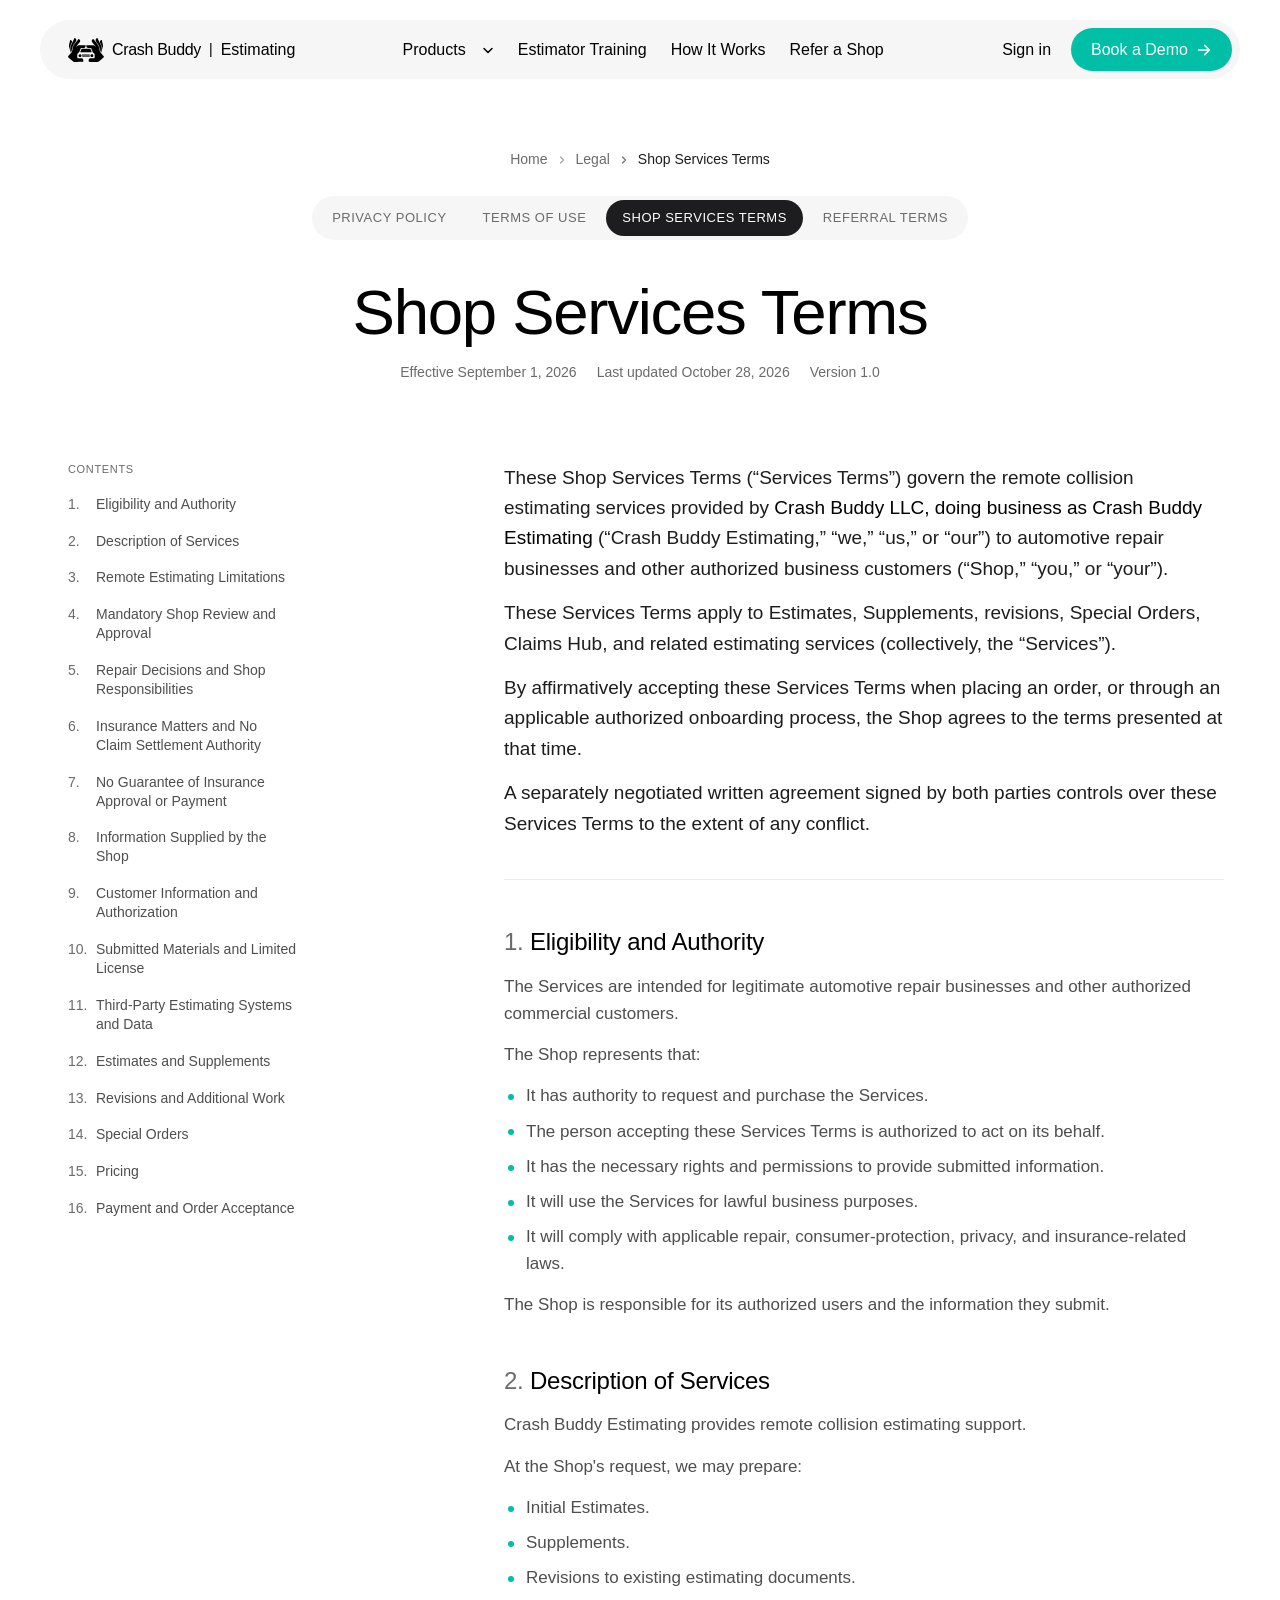
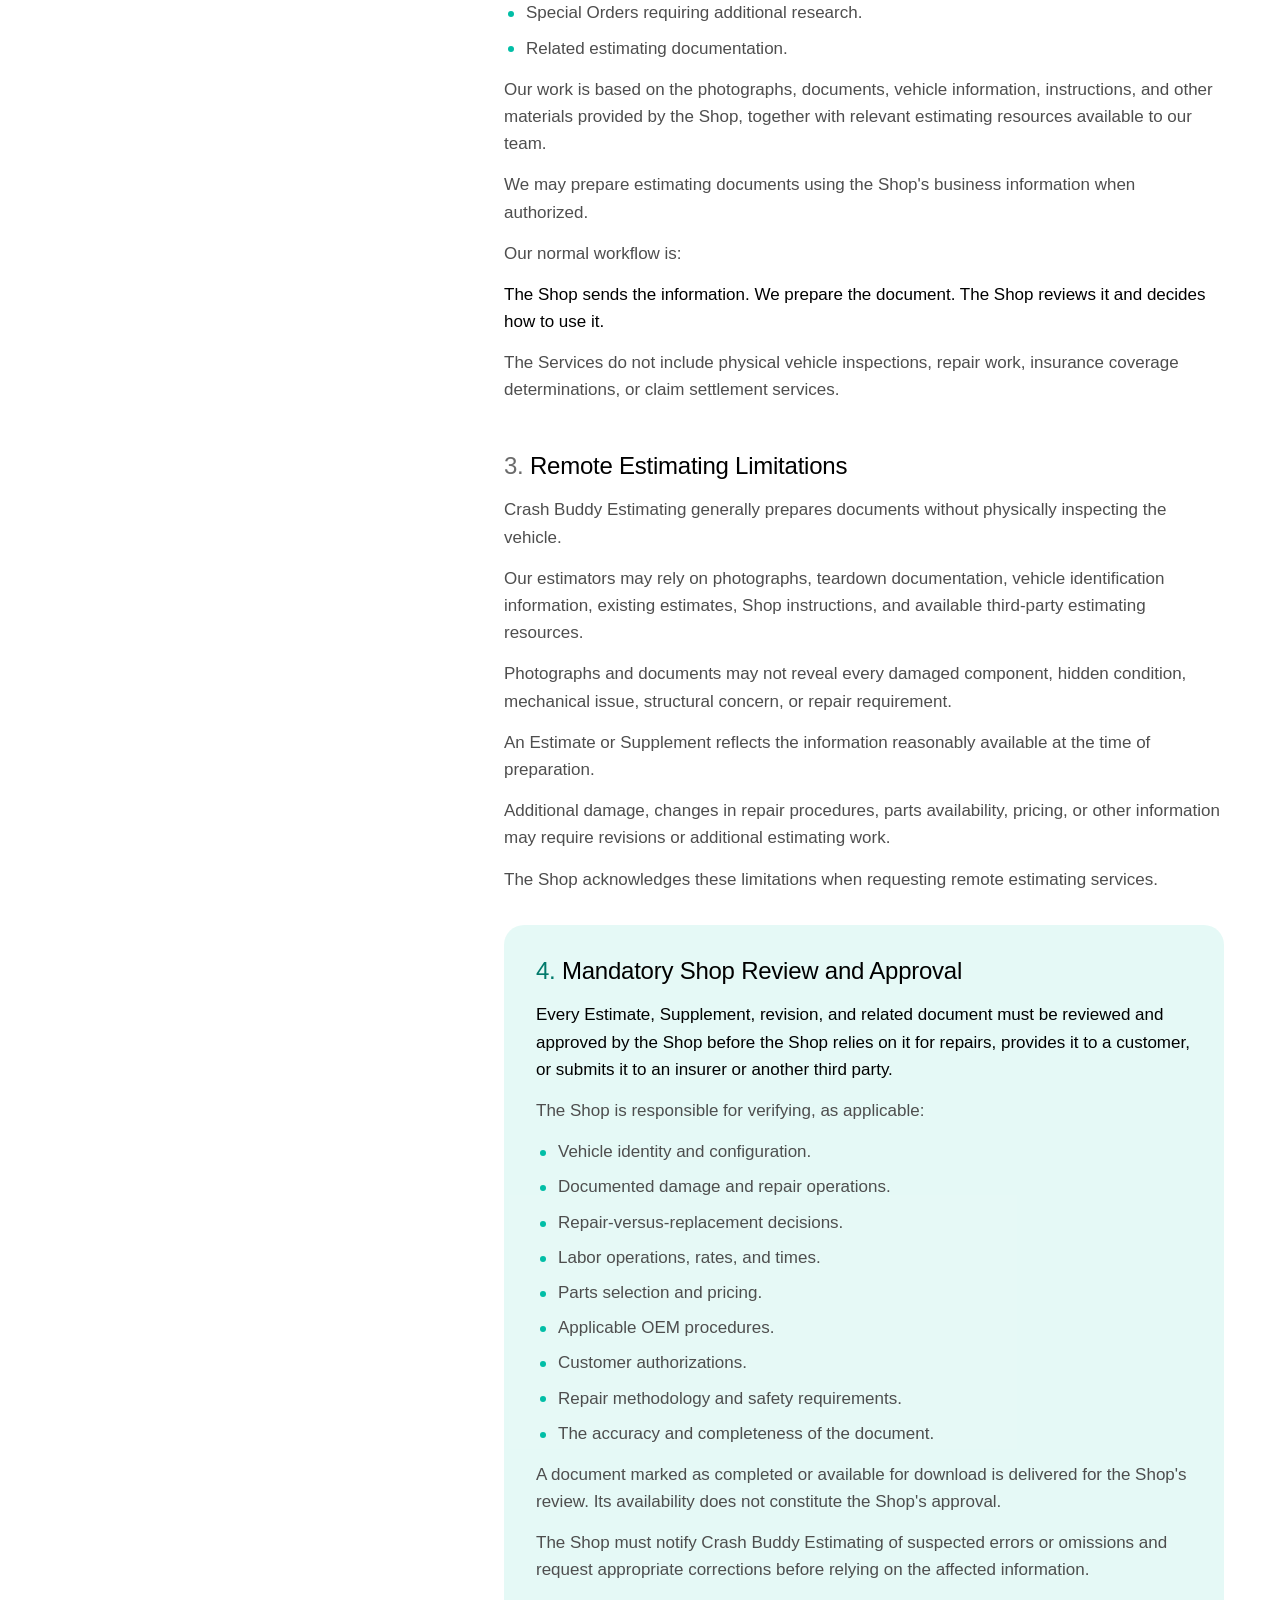
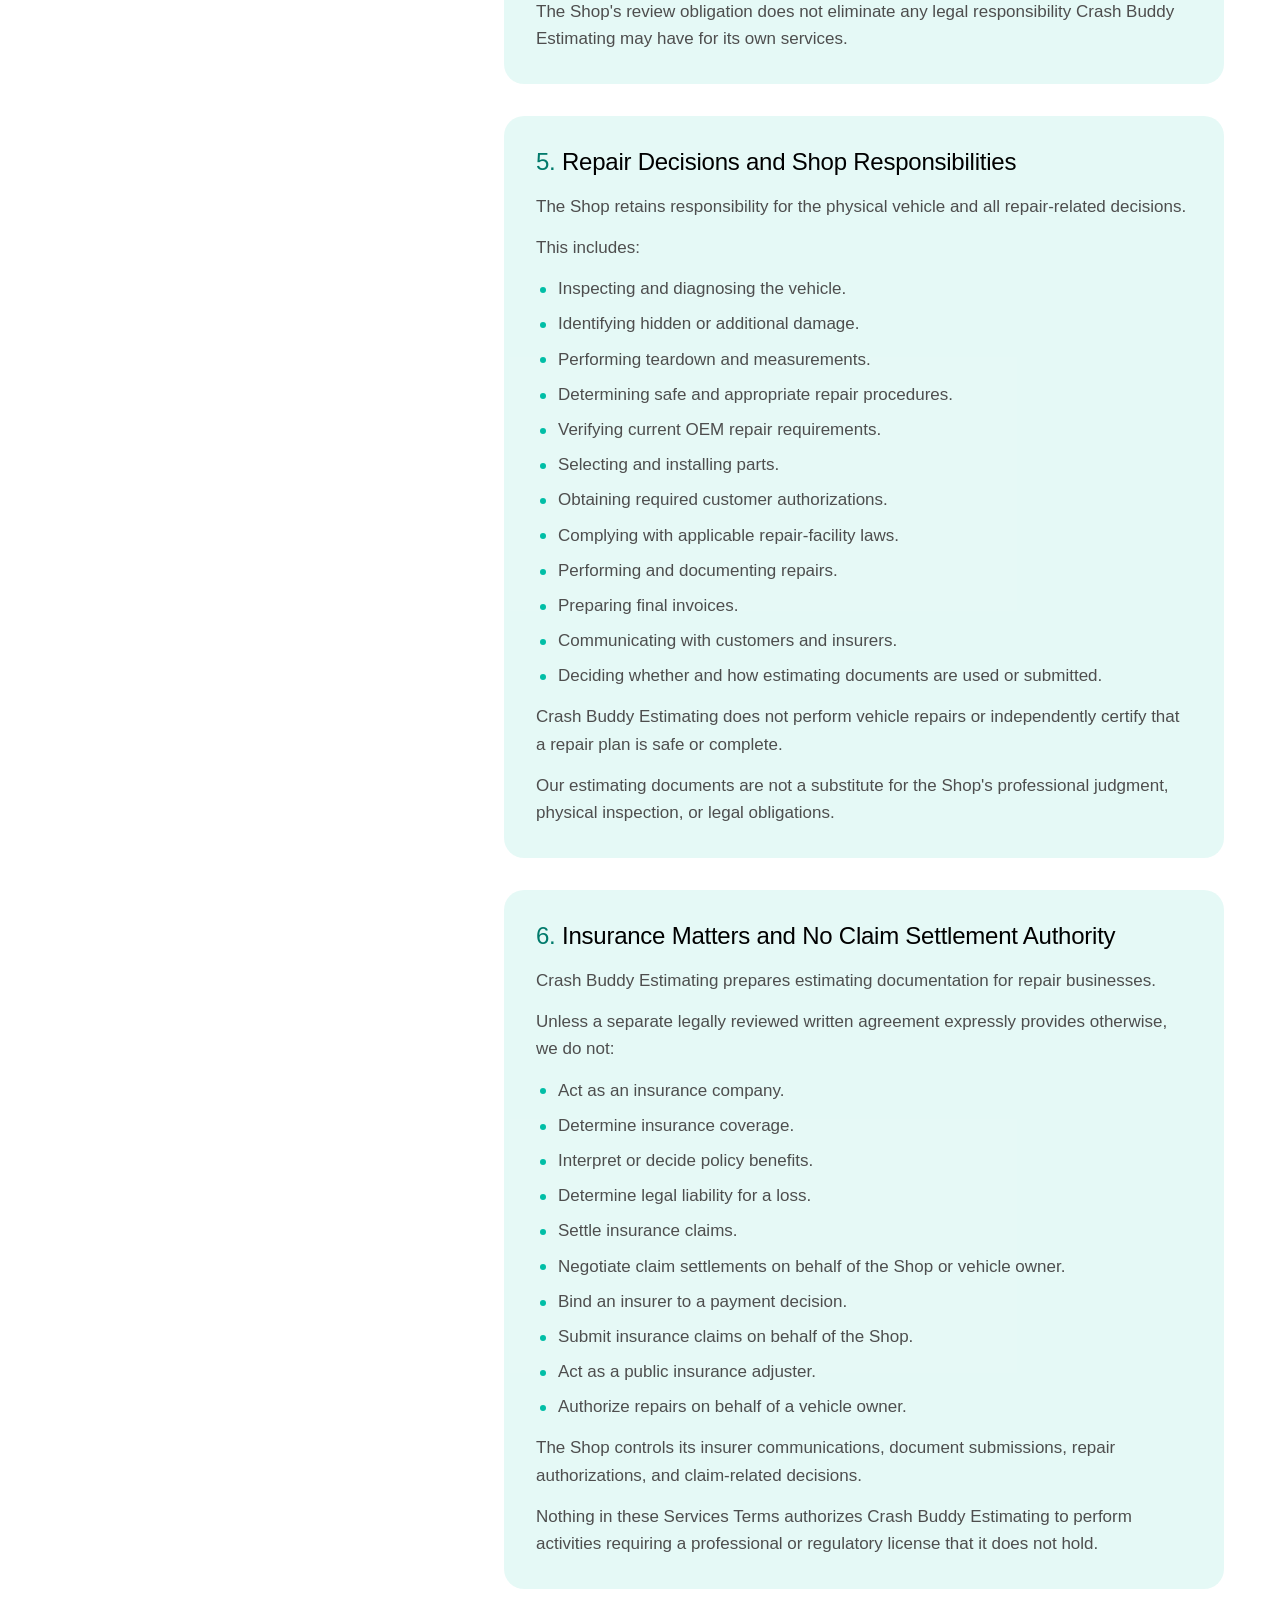
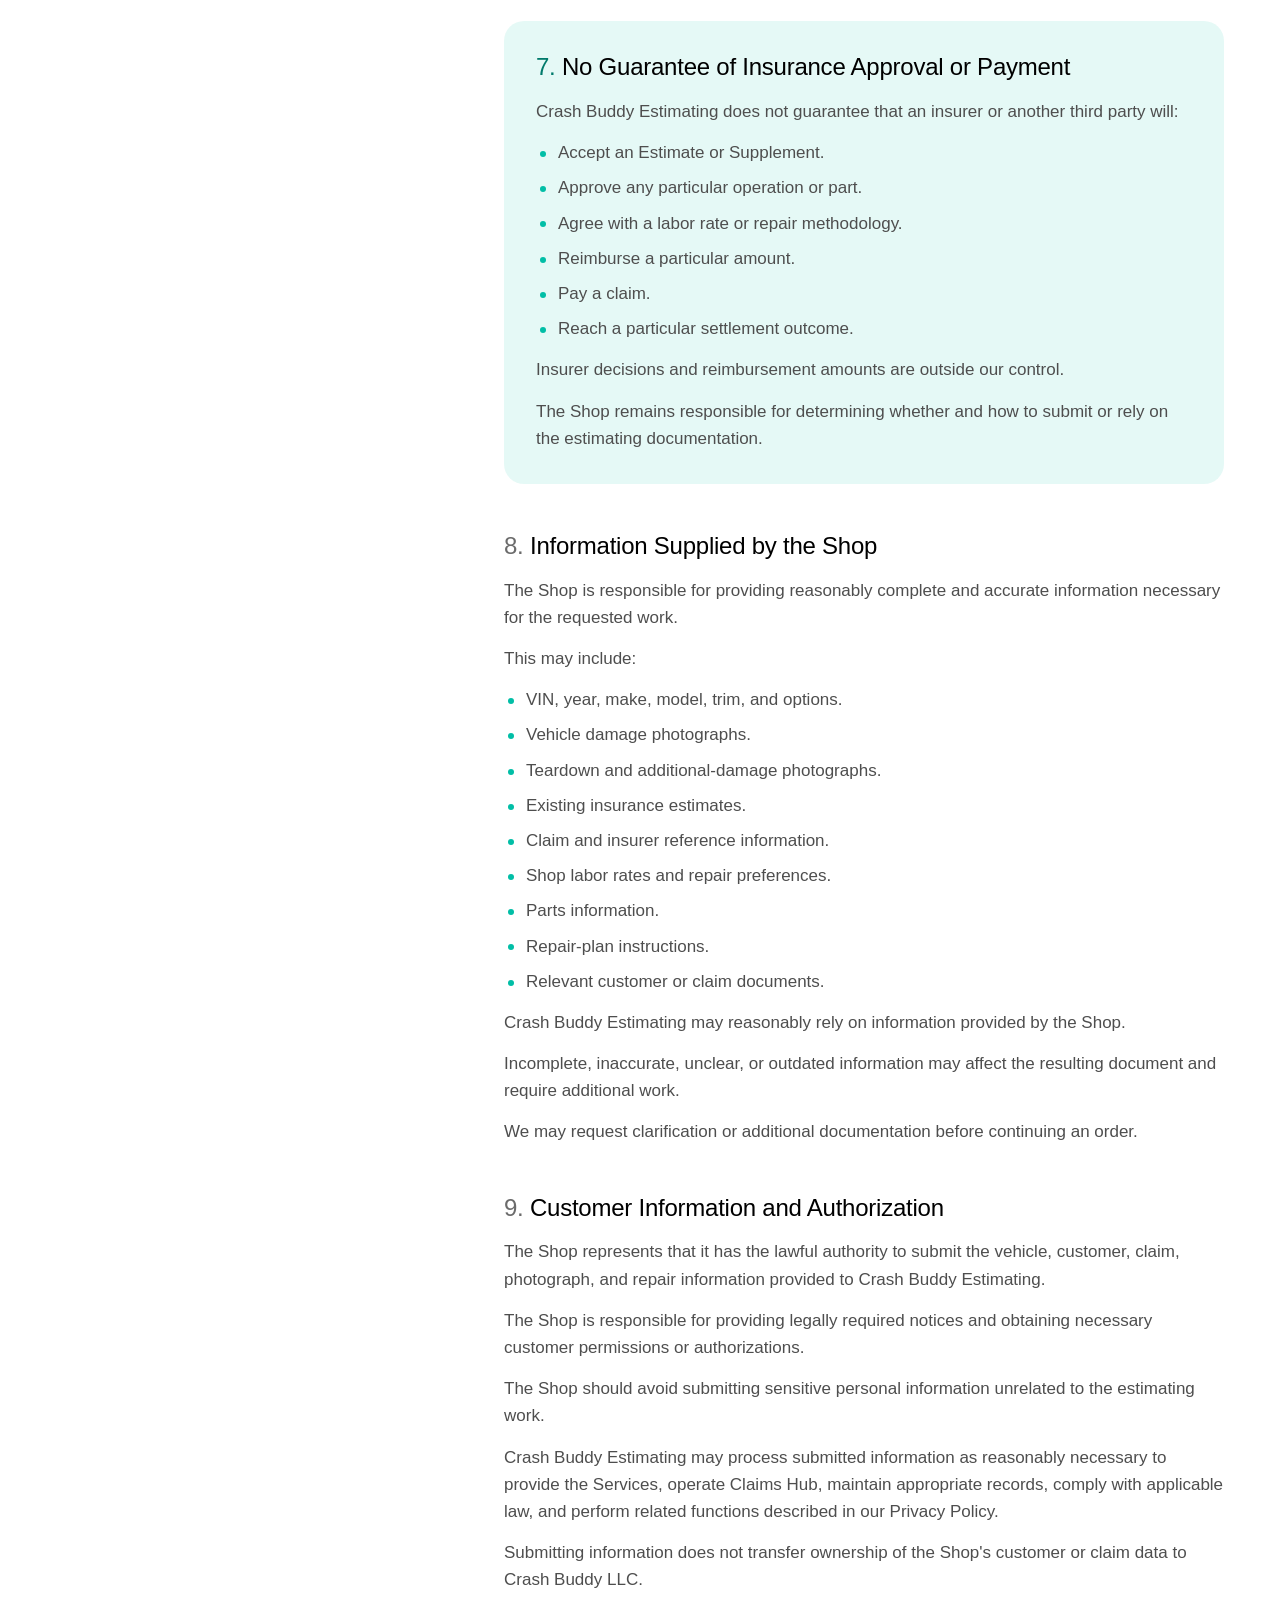
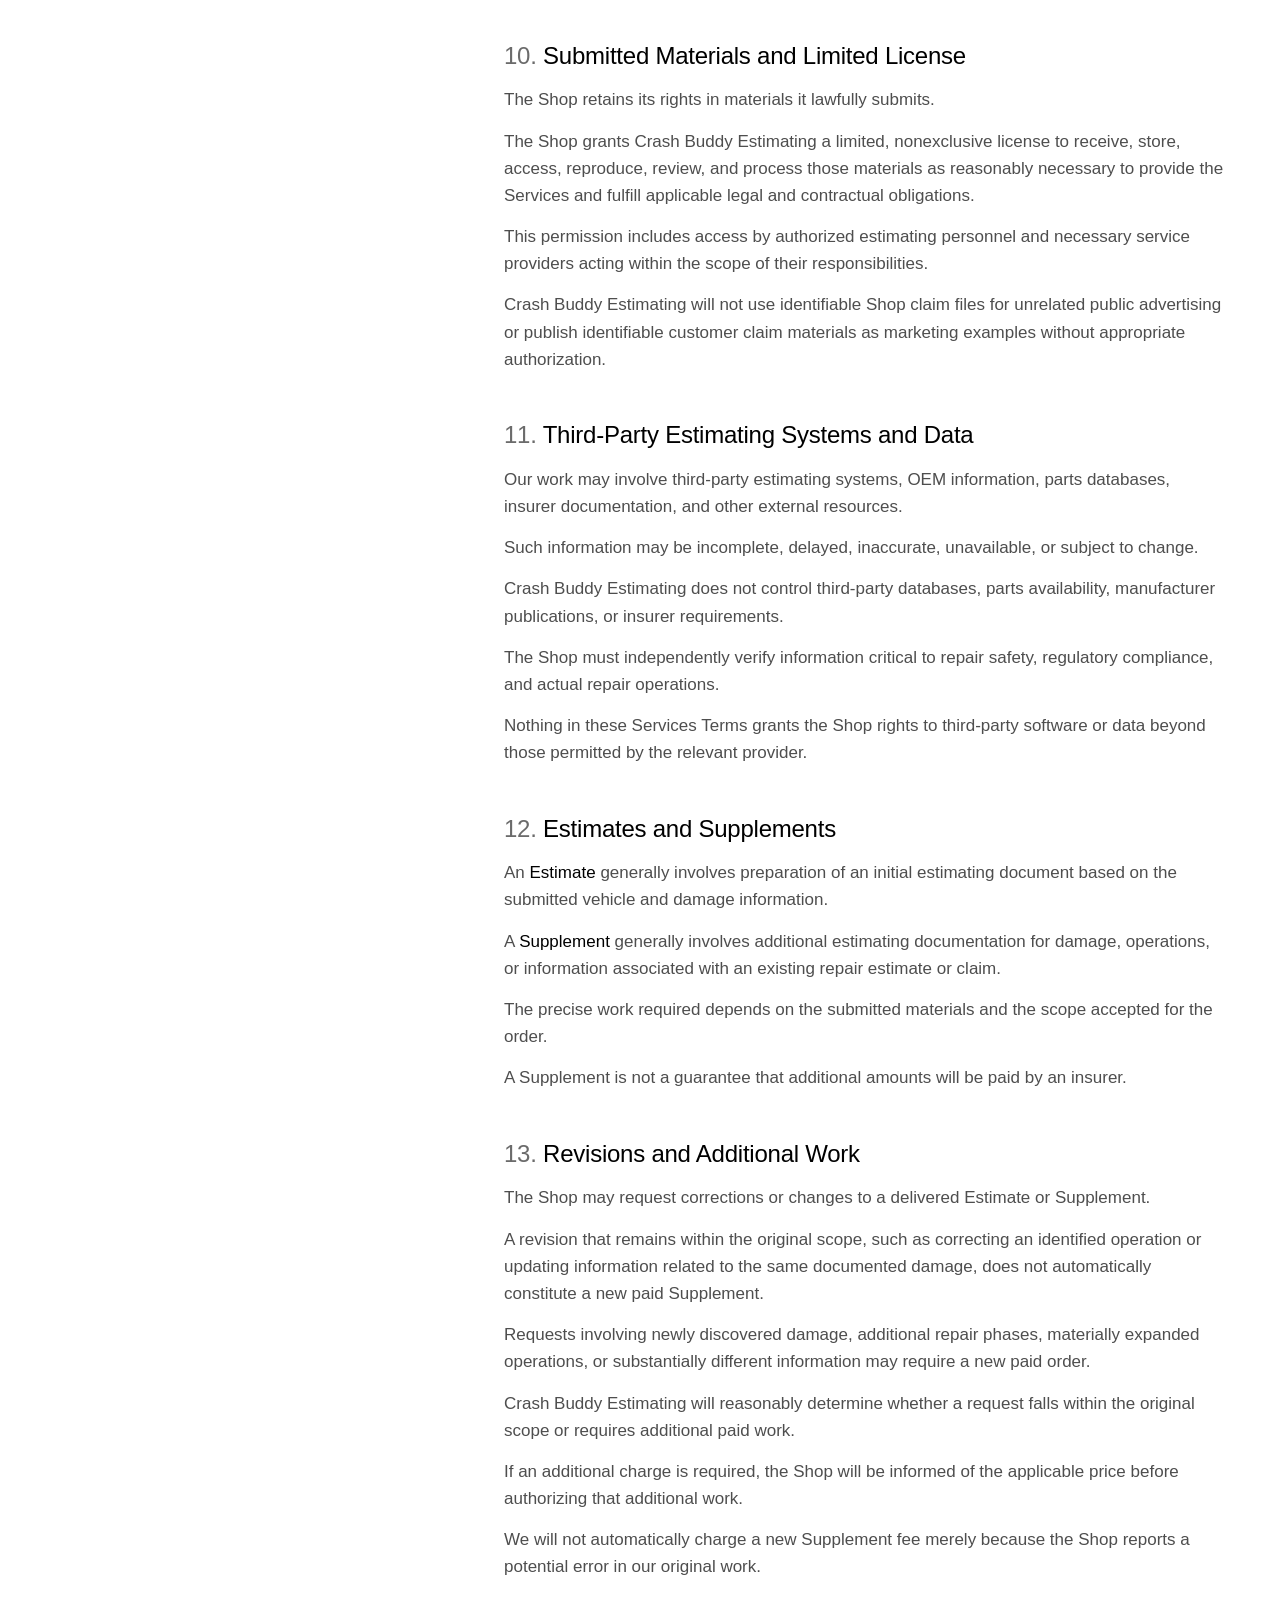
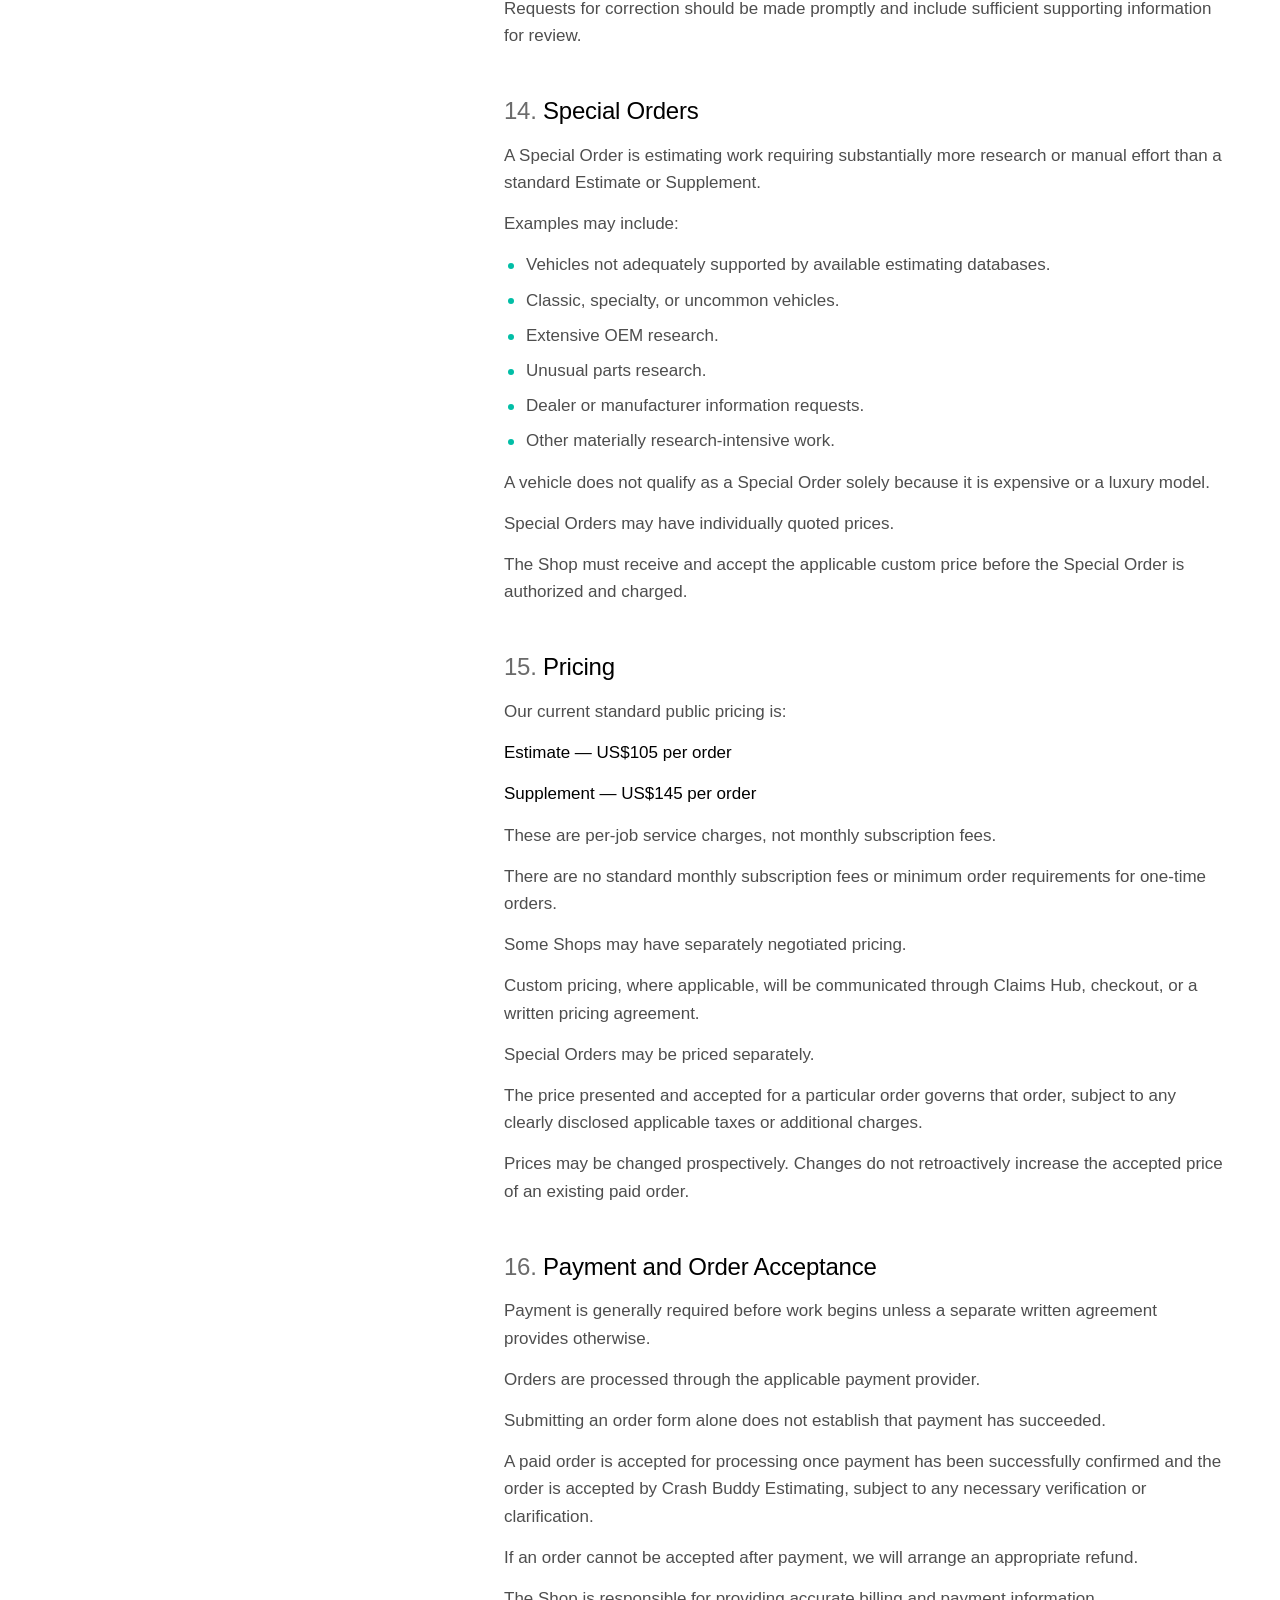
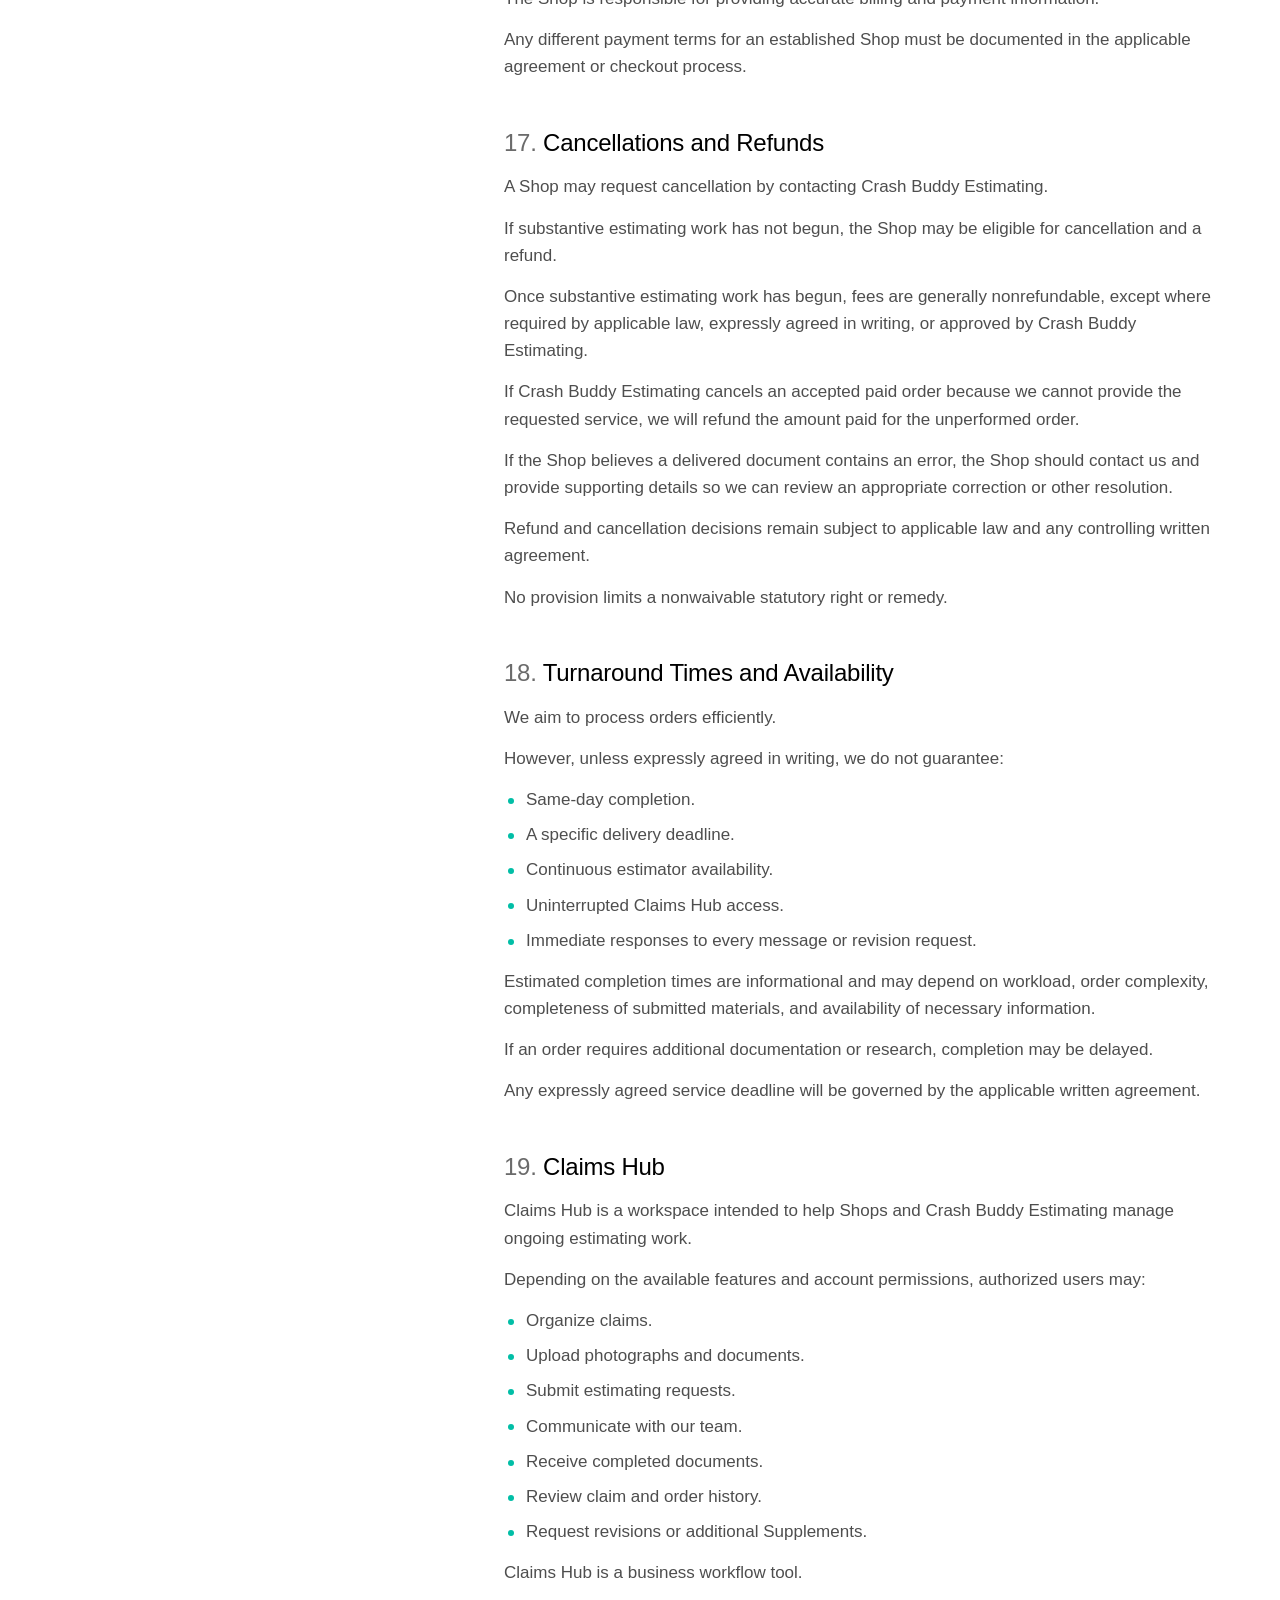
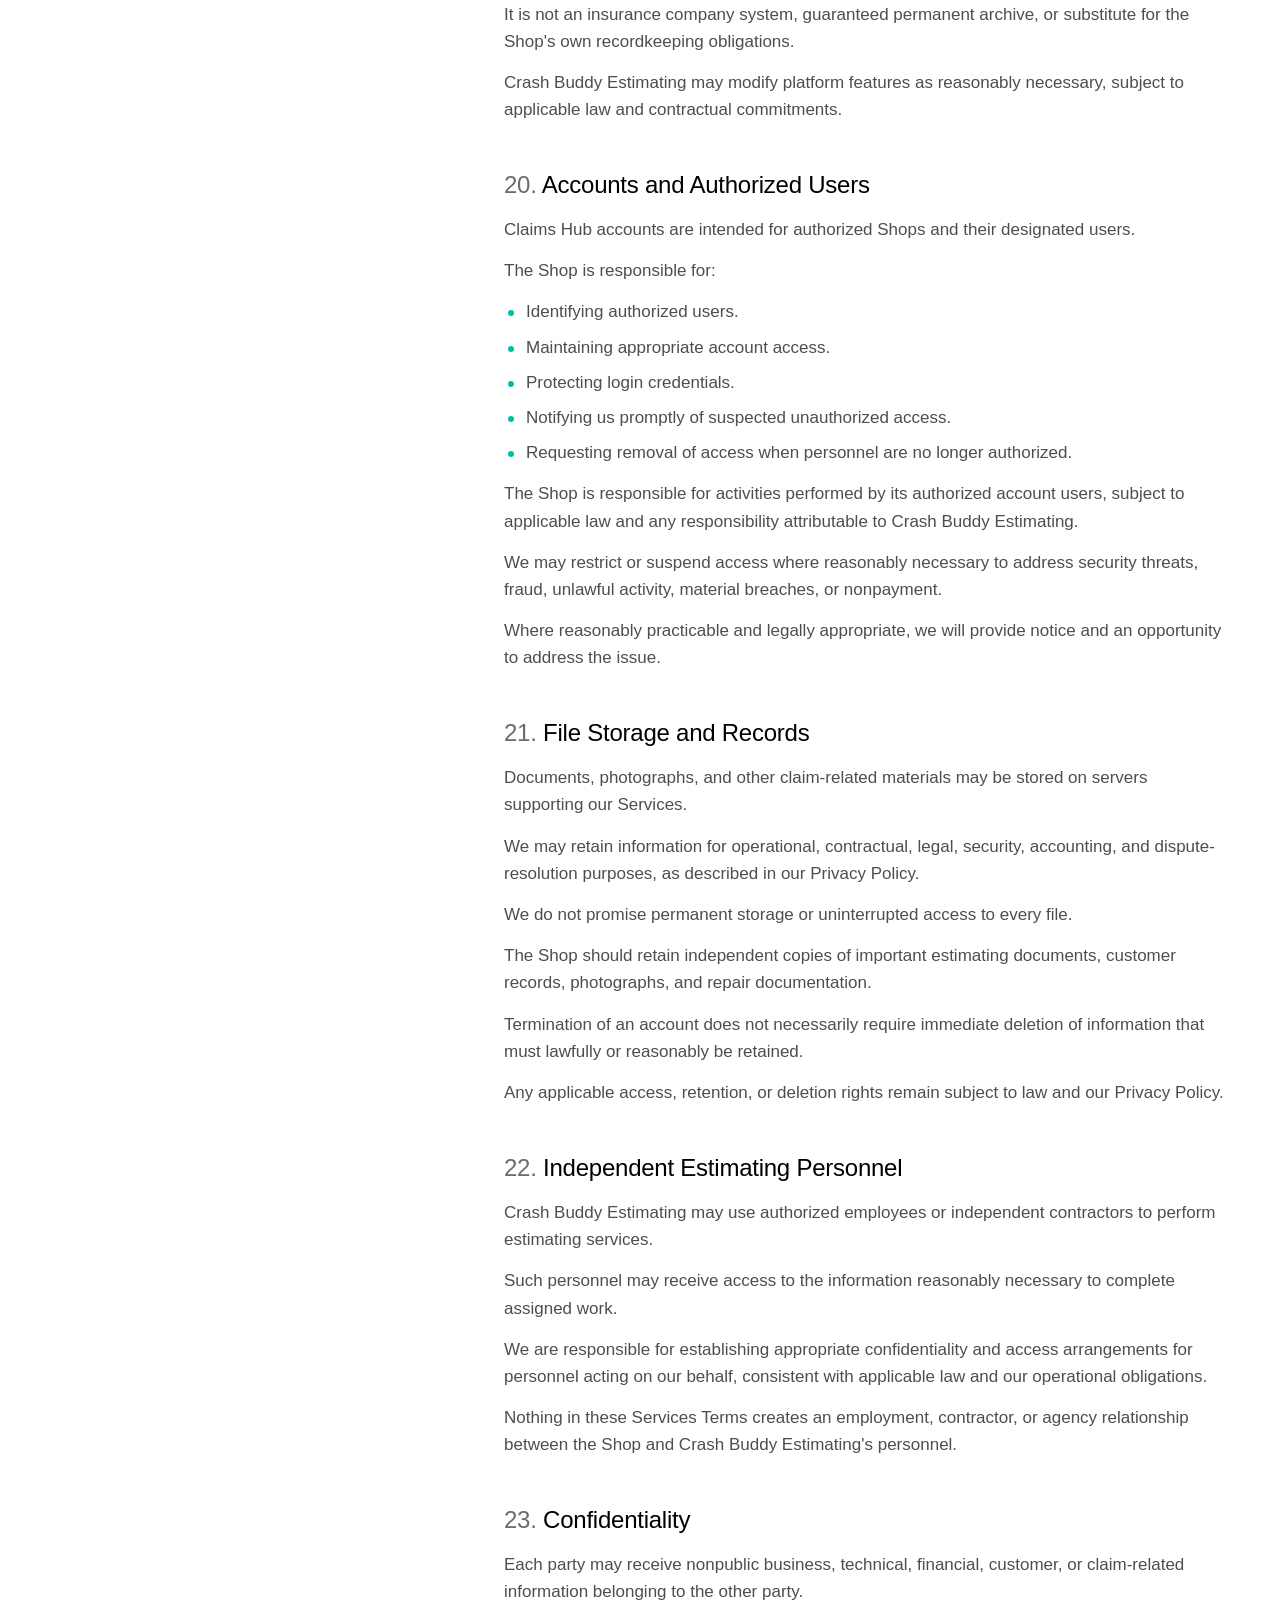
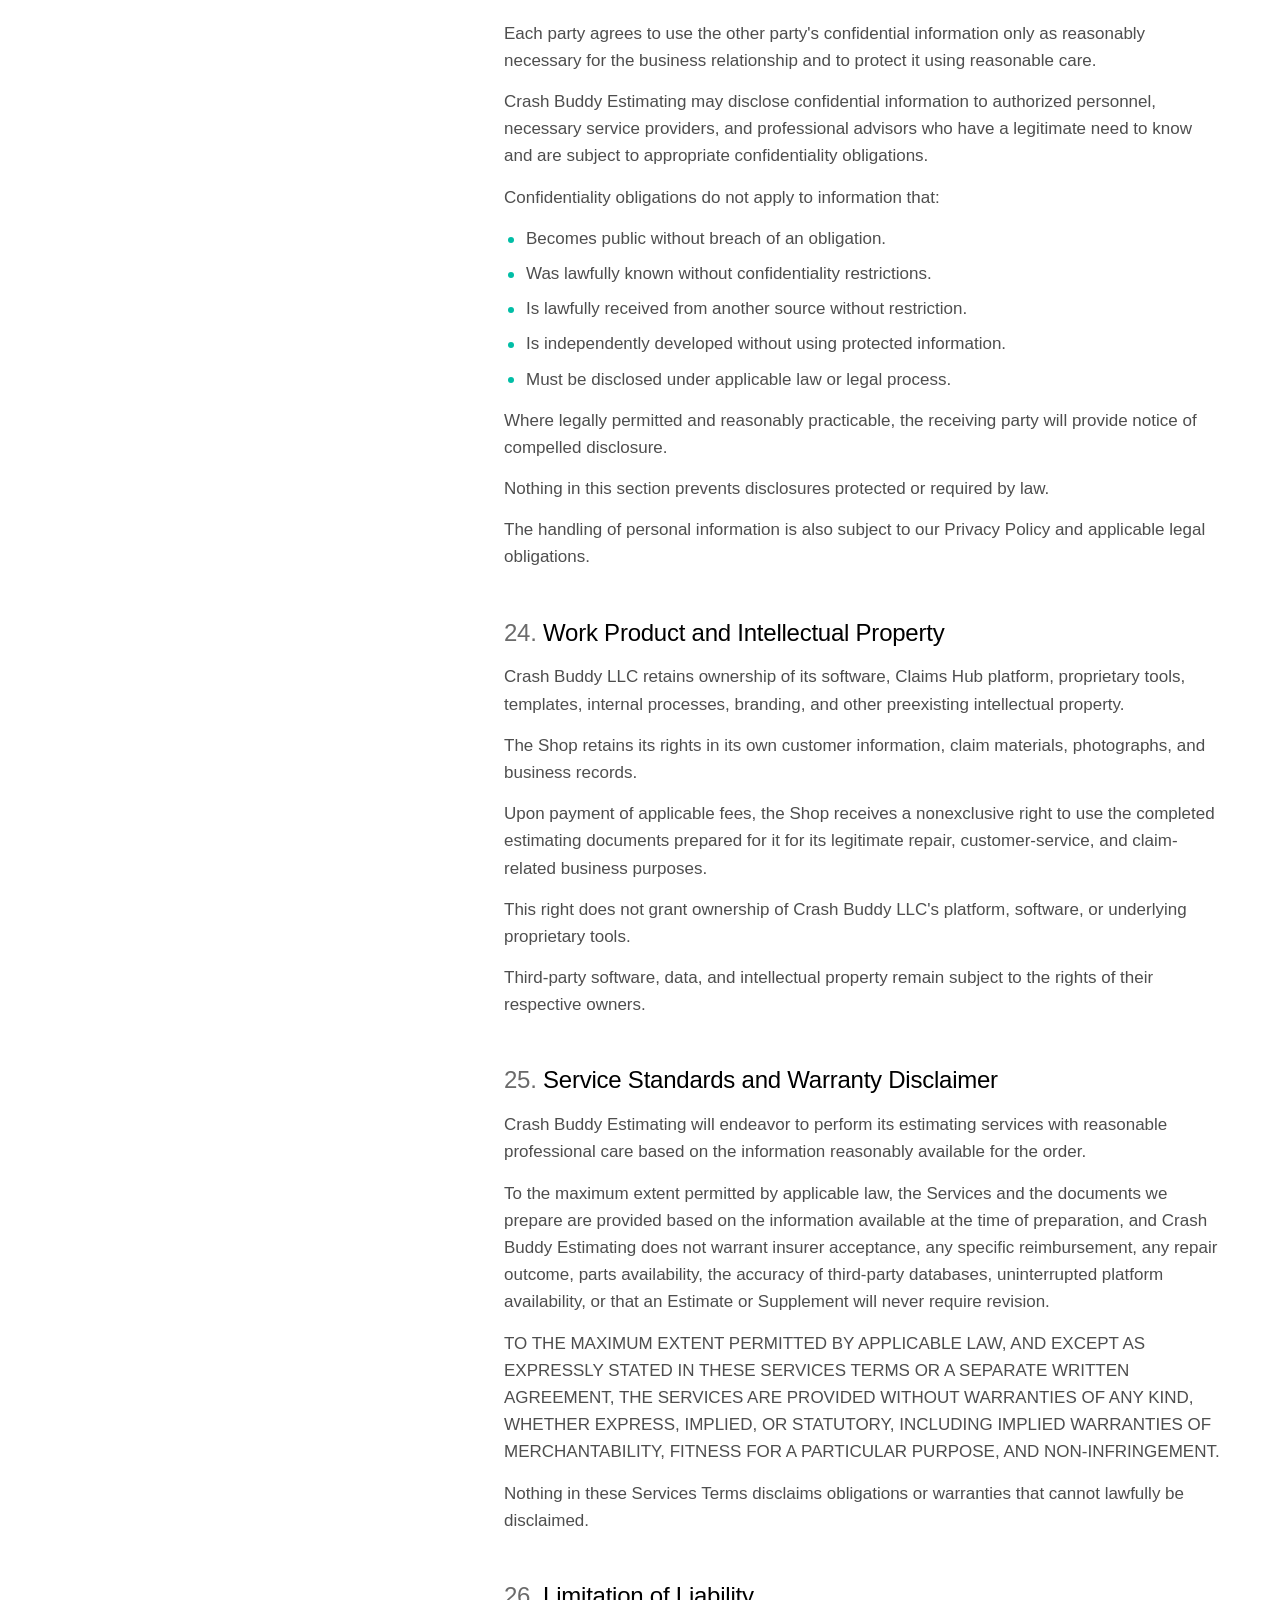
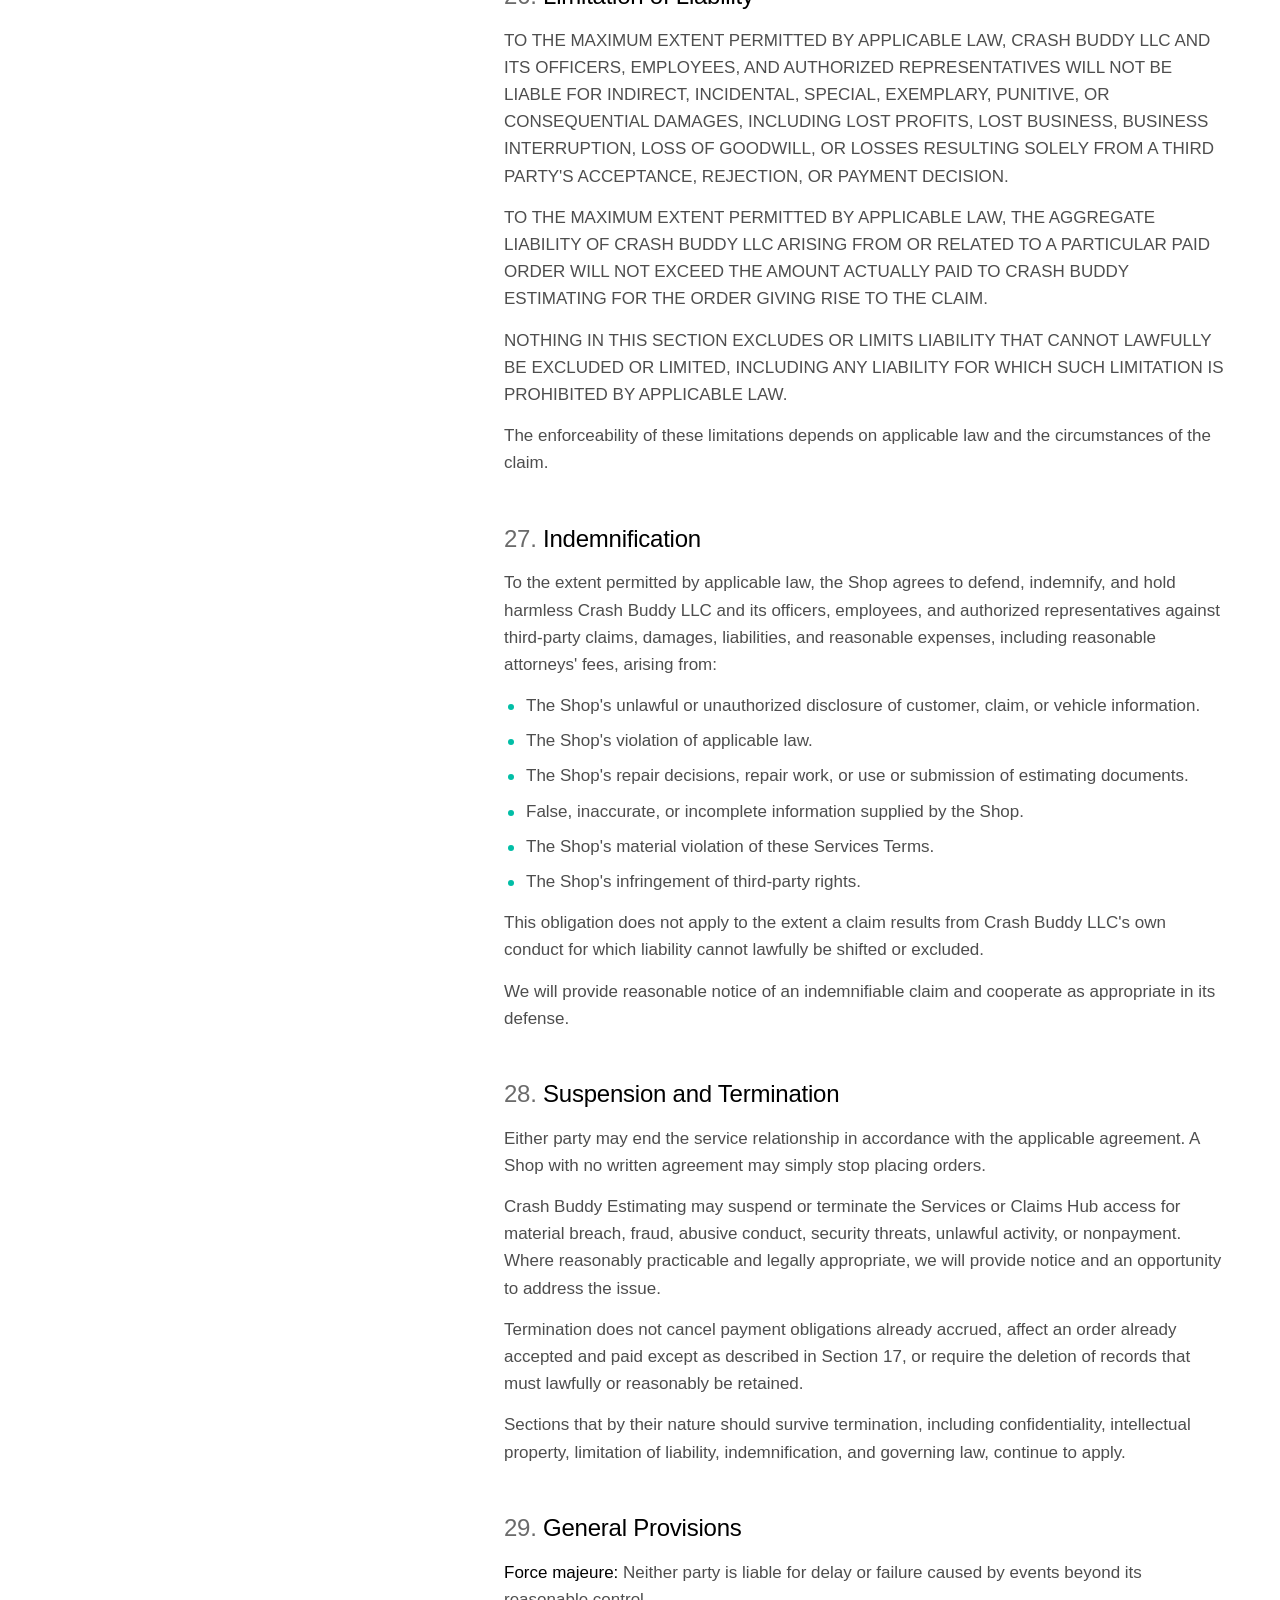
<file: shop-services-terms.html>
<!doctype html>
<html lang="en">
<head>
  <meta charset="utf-8">
  <meta name="viewport" content="width=device-width, initial-scale=1">
  <!-- SEO: title, description, canonical, icons, link previews -->
  <title>Shop Services Terms | Crash Buddy Estimating</title>
  <meta name="description" content="The terms for remote collision estimating services provided to body shops.">
  <link rel="canonical" href="https://crashbuddyestimating.com/shop-services-terms.html">
  <script>/* staging copies (GitHub Pages, previews) stay out of search; the real domain is indexed */
    if (!/(^|\.)crashbuddyestimating\.com$/.test(location.hostname) || /-b\.html$/.test(location.pathname)) { var r = document.createElement('meta'); r.name = 'robots'; r.content = 'noindex, follow'; document.head.appendChild(r); }</script>
  <meta name="theme-color" content="#ffffff">
  <link rel="icon" href="favicon.ico" sizes="32x32">
  <link rel="icon" href="favicon.svg" type="image/svg+xml">
  <link rel="apple-touch-icon" href="assets/icons/apple-touch-icon.png">
  <link rel="manifest" href="site.webmanifest">
  <meta property="og:type" content="website">
  <meta property="og:site_name" content="Crash Buddy Estimating">
  <meta property="og:locale" content="en_US">
  <meta property="og:title" content="Shop Services Terms | Crash Buddy Estimating">
  <meta property="og:description" content="The terms for remote collision estimating services provided to body shops.">
  <meta property="og:url" content="https://crashbuddyestimating.com/shop-services-terms.html">
  <meta property="og:image" content="https://crashbuddyestimating.com/assets/og/og-home.jpg">
  <meta property="og:image:width" content="1200">
  <meta property="og:image:height" content="630">
  <meta property="og:image:alt" content="Crash Buddy Estimating: get more estimates done without hiring. Estimate $105, Supplement $145.">
  <meta name="twitter:card" content="summary_large_image">
  <meta name="twitter:title" content="Shop Services Terms | Crash Buddy Estimating">
  <meta name="twitter:description" content="The terms for remote collision estimating services provided to body shops.">
  <meta name="twitter:image" content="https://crashbuddyestimating.com/assets/og/og-home.jpg">
  <meta name="twitter:image:alt" content="Crash Buddy Estimating: get more estimates done without hiring. Estimate $105, Supplement $145.">
  <!-- /SEO -->
  <link rel="stylesheet" href="styles.css?v=11191510">
  <link rel="stylesheet" href="legal.css?v=11182019">
  <script type="application/ld+json">{"@context":"https://schema.org","@type":"BreadcrumbList","itemListElement":[{"@type":"ListItem","position":1,"name":"Home","item":"https://crashbuddyestimating.com/"},{"@type":"ListItem","position":2,"name":"Shop Services Terms","item":"https://crashbuddyestimating.com/shop-services-terms.html"}]}</script>
</head>
<body class="legal-page">

<header class="header">
  <nav class="nav">
    <a href="index.html" class="nav__brand">
      <img src="assets/logo.svg" width="36" height="24" alt="">
      <span class="nav__brand-name">Crash Buddy</span>
      <span class="nav__brand-sep">|</span>
      <span>Estimating</span>
    </a>

    <div class="nav__menu" id="nav-menu">
      <ul class="nav__links">
        <li class="nav__dd">
          <button class="nav__link nav__dd-btn" type="button" aria-expanded="false" aria-controls="products-menu">Products <img src="assets/chevron-down.svg" width="12" height="12" alt=""></button>
          <div class="nav__dd-panel" id="products-menu">
            <div class="nav__dd-list">
              <p class="nav__dd-label">Products</p>
              <a class="nav__dd-item" href="request.html?type=estimate"><span class="nav__dd-row"><b>Estimate</b><b>$105</b></span><span>Vehicle details + photos</span></a>
              <a class="nav__dd-item" href="request.html?type=supplement"><span class="nav__dd-row"><b>Supplement</b><b>$145</b></span><span>Current Estimate + new photos</span></a>
            </div>
            <div class="nav__dd-hub">
              <span class="nav__dd-media"><img src="assets/claims-hub-tablet.webp" width="1455" height="1081" alt="Claims Hub on a tablet" loading="lazy" decoding="async"></span>
              <div class="nav__dd-hub-text">
                <b class="nav__dd-title">Claims Hub</b>
                <span class="nav__dd-desc">One dashboard for every claim — track progress, message your estimator and download finished files.</span>
                <a class="btn btn--sm nav__dd-btn-demo" href="index.html#demo">Book a Demo</a>
              </div>
            </div>
          </div>
        </li>
        <li><a class="nav__link" href="training.html">Estimator Training</a></li>
        <li><a class="nav__link" href="index.html#how-it-works">How It Works</a></li>
        <li><a class="nav__link" href="index.html#refer">Refer a Shop</a></li>
      </ul>
      <div class="nav__actions">
        <a class="nav__signin" href="#">Sign in</a>
        <a class="btn btn--sm" href="index.html#demo">Book a Demo</a>
      </div>
    </div>

    <button class="nav__toggle" type="button" aria-label="Open menu" aria-expanded="false" aria-controls="mnav"><span></span><span></span><span></span></button>
  </nav>
</header>

<!-- Mobile menu: full screen, one list of links (Apple-style) -->
<div class="mnav" id="mnav" aria-hidden="true">
  <div class="mnav__top">
    <a href="index.html" class="nav__brand mnav__brand">
      <img src="assets/logo.svg" width="36" height="24" alt="">
      <span class="nav__brand-name">Crash Buddy</span>
      <span class="nav__brand-sep">|</span>
      <span>Estimating</span>
    </a>
    <button class="mnav__close" type="button" aria-label="Close menu"><span></span><span></span><span></span></button>
  </div>
  <p class="mnav__label">Services</p>
  <nav class="mnav__list" aria-label="Services">
    <a href="request.html?type=estimate"><span>Estimate</span><span class="mnav__price">$105</span></a>
    <a href="request.html?type=supplement"><span>Supplement</span><span class="mnav__price">$145</span></a>
    <a href="training.html">Estimator Training</a>
  </nav>
  <nav class="mnav__sub" aria-label="More">
    <a href="index.html#how-it-works">How It Works</a>
    <a href="index.html#refer">Refer a Shop</a>
    <a href="careers.html">Careers</a>
    <a href="index.html#claims-hub">Claims Hub</a>
  </nav>
  <a class="footer__cta mnav__signin" href="#"><span class="footer__cta-text">Sign In</span><span class="btn__arrow" aria-hidden="true"></span></a>
  <a class="btn btn--block mnav__cta" href="index.html#demo">Book a Demo</a>
</div>


<main class="legal">
  <div class="legal__head">
    <nav class="crumbs" aria-label="Breadcrumb"><ol><li><a href="index.html">Home</a></li><li><a href="privacy.html">Legal</a></li><li aria-current="page">Shop Services Terms</li></ol></nav>
    <nav class="legal__tabs" aria-label="Legal documents"><a class="legal__tab" href="privacy.html">Privacy Policy</a><a class="legal__tab" href="terms.html">Terms of Use</a><a class="legal__tab is-current" aria-current="page" href="shop-services-terms.html">Shop Services Terms</a><a class="legal__tab" href="referral-terms.html">Referral Terms</a></nav>
    <h1 class="legal__title">Shop Services Terms</h1>
    <p class="legal__meta"><span>Effective September 1, 2026</span><span>Last updated October 28, 2026</span><span>Version 1.0</span></p>
  </div>

  <div class="legal__layout">
    <details class="legal__toc" open>
      <summary class="legal__toc-title">Contents</summary>
      <ol>
        <li><a href="#s1">Eligibility and Authority</a></li>
        <li><a href="#s2">Description of Services</a></li>
        <li><a href="#s3">Remote Estimating Limitations</a></li>
        <li><a href="#s4">Mandatory Shop Review and Approval</a></li>
        <li><a href="#s5">Repair Decisions and Shop Responsibilities</a></li>
        <li><a href="#s6">Insurance Matters and No Claim Settlement Authority</a></li>
        <li><a href="#s7">No Guarantee of Insurance Approval or Payment</a></li>
        <li><a href="#s8">Information Supplied by the Shop</a></li>
        <li><a href="#s9">Customer Information and Authorization</a></li>
        <li><a href="#s10">Submitted Materials and Limited License</a></li>
        <li><a href="#s11">Third-Party Estimating Systems and Data</a></li>
        <li><a href="#s12">Estimates and Supplements</a></li>
        <li><a href="#s13">Revisions and Additional Work</a></li>
        <li><a href="#s14">Special Orders</a></li>
        <li><a href="#s15">Pricing</a></li>
        <li><a href="#s16">Payment and Order Acceptance</a></li>
        <li><a href="#s17">Cancellations and Refunds</a></li>
        <li><a href="#s18">Turnaround Times and Availability</a></li>
        <li><a href="#s19">Claims Hub</a></li>
        <li><a href="#s20">Accounts and Authorized Users</a></li>
        <li><a href="#s21">File Storage and Records</a></li>
        <li><a href="#s22">Independent Estimating Personnel</a></li>
        <li><a href="#s23">Confidentiality</a></li>
        <li><a href="#s24">Work Product and Intellectual Property</a></li>
        <li><a href="#s25">Service Standards and Warranty Disclaimer</a></li>
        <li><a href="#s26">Limitation of Liability</a></li>
        <li><a href="#s27">Indemnification</a></li>
        <li><a href="#s28">Suspension and Termination</a></li>
        <li><a href="#s29">General Provisions</a></li>
        <li><a href="#s30">Governing Law and Disputes</a></li>
        <li><a href="#s31">Contact</a></li>
      </ol>
    </details>

    <article class="legal__body">
      <div class="legal__intro"><p>These Shop Services Terms (“Services Terms”) govern the remote collision estimating services provided by <b>Crash Buddy LLC, doing business as Crash Buddy Estimating</b> (“Crash Buddy Estimating,” “we,” “us,” or “our”) to automotive repair businesses and other authorized business customers (“Shop,” “you,” or “your”).</p><p>These Services Terms apply to Estimates, Supplements, revisions, Special Orders, Claims Hub, and related estimating services (collectively, the “Services”).</p><p>By affirmatively accepting these Services Terms when placing an order, or through an applicable authorized onboarding process, the Shop agrees to the terms presented at that time.</p><p>A separately negotiated written agreement signed by both parties controls over these Services Terms to the extent of any conflict.</p></div>
      <section class="legal__sec" id="s1">
        <h2><span>1.</span> Eligibility and Authority</h2>
        <p>The Services are intended for legitimate automotive repair businesses and other authorized commercial customers.</p><p>The Shop represents that:</p><ul><li>It has authority to request and purchase the Services.</li><li>The person accepting these Services Terms is authorized to act on its behalf.</li><li>It has the necessary rights and permissions to provide submitted information.</li><li>It will use the Services for lawful business purposes.</li><li>It will comply with applicable repair, consumer-protection, privacy, and insurance-related laws.</li></ul><p>The Shop is responsible for its authorized users and the information they submit.</p>
      </section>
      <section class="legal__sec" id="s2">
        <h2><span>2.</span> Description of Services</h2>
        <p>Crash Buddy Estimating provides remote collision estimating support.</p><p>At the Shop's request, we may prepare:</p><ul><li>Initial Estimates.</li><li>Supplements.</li><li>Revisions to existing estimating documents.</li><li>Special Orders requiring additional research.</li><li>Related estimating documentation.</li></ul><p>Our work is based on the photographs, documents, vehicle information, instructions, and other materials provided by the Shop, together with relevant estimating resources available to our team.</p><p>We may prepare estimating documents using the Shop's business information when authorized.</p><p>Our normal workflow is:</p><p><b>The Shop sends the information. We prepare the document. The Shop reviews it and decides how to use it.</b></p><p>The Services do not include physical vehicle inspections, repair work, insurance coverage determinations, or claim settlement services.</p>
      </section>
      <section class="legal__sec" id="s3">
        <h2><span>3.</span> Remote Estimating Limitations</h2>
        <p>Crash Buddy Estimating generally prepares documents without physically inspecting the vehicle.</p><p>Our estimators may rely on photographs, teardown documentation, vehicle identification information, existing estimates, Shop instructions, and available third-party estimating resources.</p><p>Photographs and documents may not reveal every damaged component, hidden condition, mechanical issue, structural concern, or repair requirement.</p><p>An Estimate or Supplement reflects the information reasonably available at the time of preparation.</p><p>Additional damage, changes in repair procedures, parts availability, pricing, or other information may require revisions or additional estimating work.</p><p>The Shop acknowledges these limitations when requesting remote estimating services.</p>
      </section>
      <section class="legal__sec legal__sec--key" id="s4">
        <h2><span>4.</span> Mandatory Shop Review and Approval</h2>
        <p><b>Every Estimate, Supplement, revision, and related document must be reviewed and approved by the Shop before the Shop relies on it for repairs, provides it to a customer, or submits it to an insurer or another third party.</b></p><p>The Shop is responsible for verifying, as applicable:</p><ul><li>Vehicle identity and configuration.</li><li>Documented damage and repair operations.</li><li>Repair-versus-replacement decisions.</li><li>Labor operations, rates, and times.</li><li>Parts selection and pricing.</li><li>Applicable OEM procedures.</li><li>Customer authorizations.</li><li>Repair methodology and safety requirements.</li><li>The accuracy and completeness of the document.</li></ul><p>A document marked as completed or available for download is delivered for the Shop's review. Its availability does not constitute the Shop's approval.</p><p>The Shop must notify Crash Buddy Estimating of suspected errors or omissions and request appropriate corrections before relying on the affected information.</p><p>The Shop's review obligation does not eliminate any legal responsibility Crash Buddy Estimating may have for its own services.</p>
      </section>
      <section class="legal__sec legal__sec--key" id="s5">
        <h2><span>5.</span> Repair Decisions and Shop Responsibilities</h2>
        <p>The Shop retains responsibility for the physical vehicle and all repair-related decisions.</p><p>This includes:</p><ul><li>Inspecting and diagnosing the vehicle.</li><li>Identifying hidden or additional damage.</li><li>Performing teardown and measurements.</li><li>Determining safe and appropriate repair procedures.</li><li>Verifying current OEM repair requirements.</li><li>Selecting and installing parts.</li><li>Obtaining required customer authorizations.</li><li>Complying with applicable repair-facility laws.</li><li>Performing and documenting repairs.</li><li>Preparing final invoices.</li><li>Communicating with customers and insurers.</li><li>Deciding whether and how estimating documents are used or submitted.</li></ul><p>Crash Buddy Estimating does not perform vehicle repairs or independently certify that a repair plan is safe or complete.</p><p>Our estimating documents are not a substitute for the Shop's professional judgment, physical inspection, or legal obligations.</p>
      </section>
      <section class="legal__sec legal__sec--key" id="s6">
        <h2><span>6.</span> Insurance Matters and No Claim Settlement Authority</h2>
        <p>Crash Buddy Estimating prepares estimating documentation for repair businesses.</p><p>Unless a separate legally reviewed written agreement expressly provides otherwise, we do not:</p><ul><li>Act as an insurance company.</li><li>Determine insurance coverage.</li><li>Interpret or decide policy benefits.</li><li>Determine legal liability for a loss.</li><li>Settle insurance claims.</li><li>Negotiate claim settlements on behalf of the Shop or vehicle owner.</li><li>Bind an insurer to a payment decision.</li><li>Submit insurance claims on behalf of the Shop.</li><li>Act as a public insurance adjuster.</li><li>Authorize repairs on behalf of a vehicle owner.</li></ul><p>The Shop controls its insurer communications, document submissions, repair authorizations, and claim-related decisions.</p><p>Nothing in these Services Terms authorizes Crash Buddy Estimating to perform activities requiring a professional or regulatory license that it does not hold.</p>
      </section>
      <section class="legal__sec legal__sec--key" id="s7">
        <h2><span>7.</span> No Guarantee of Insurance Approval or Payment</h2>
        <p>Crash Buddy Estimating does not guarantee that an insurer or another third party will:</p><ul><li>Accept an Estimate or Supplement.</li><li>Approve any particular operation or part.</li><li>Agree with a labor rate or repair methodology.</li><li>Reimburse a particular amount.</li><li>Pay a claim.</li><li>Reach a particular settlement outcome.</li></ul><p>Insurer decisions and reimbursement amounts are outside our control.</p><p>The Shop remains responsible for determining whether and how to submit or rely on the estimating documentation.</p>
      </section>
      <section class="legal__sec" id="s8">
        <h2><span>8.</span> Information Supplied by the Shop</h2>
        <p>The Shop is responsible for providing reasonably complete and accurate information necessary for the requested work.</p><p>This may include:</p><ul><li>VIN, year, make, model, trim, and options.</li><li>Vehicle damage photographs.</li><li>Teardown and additional-damage photographs.</li><li>Existing insurance estimates.</li><li>Claim and insurer reference information.</li><li>Shop labor rates and repair preferences.</li><li>Parts information.</li><li>Repair-plan instructions.</li><li>Relevant customer or claim documents.</li></ul><p>Crash Buddy Estimating may reasonably rely on information provided by the Shop.</p><p>Incomplete, inaccurate, unclear, or outdated information may affect the resulting document and require additional work.</p><p>We may request clarification or additional documentation before continuing an order.</p>
      </section>
      <section class="legal__sec" id="s9">
        <h2><span>9.</span> Customer Information and Authorization</h2>
        <p>The Shop represents that it has the lawful authority to submit the vehicle, customer, claim, photograph, and repair information provided to Crash Buddy Estimating.</p><p>The Shop is responsible for providing legally required notices and obtaining necessary customer permissions or authorizations.</p><p>The Shop should avoid submitting sensitive personal information unrelated to the estimating work.</p><p>Crash Buddy Estimating may process submitted information as reasonably necessary to provide the Services, operate Claims Hub, maintain appropriate records, comply with applicable law, and perform related functions described in our Privacy Policy.</p><p>Submitting information does not transfer ownership of the Shop's customer or claim data to Crash Buddy LLC.</p>
      </section>
      <section class="legal__sec" id="s10">
        <h2><span>10.</span> Submitted Materials and Limited License</h2>
        <p>The Shop retains its rights in materials it lawfully submits.</p><p>The Shop grants Crash Buddy Estimating a limited, nonexclusive license to receive, store, access, reproduce, review, and process those materials as reasonably necessary to provide the Services and fulfill applicable legal and contractual obligations.</p><p>This permission includes access by authorized estimating personnel and necessary service providers acting within the scope of their responsibilities.</p><p>Crash Buddy Estimating will not use identifiable Shop claim files for unrelated public advertising or publish identifiable customer claim materials as marketing examples without appropriate authorization.</p>
      </section>
      <section class="legal__sec" id="s11">
        <h2><span>11.</span> Third-Party Estimating Systems and Data</h2>
        <p>Our work may involve third-party estimating systems, OEM information, parts databases, insurer documentation, and other external resources.</p><p>Such information may be incomplete, delayed, inaccurate, unavailable, or subject to change.</p><p>Crash Buddy Estimating does not control third-party databases, parts availability, manufacturer publications, or insurer requirements.</p><p>The Shop must independently verify information critical to repair safety, regulatory compliance, and actual repair operations.</p><p>Nothing in these Services Terms grants the Shop rights to third-party software or data beyond those permitted by the relevant provider.</p>
      </section>
      <section class="legal__sec" id="s12">
        <h2><span>12.</span> Estimates and Supplements</h2>
        <p>An <b>Estimate</b> generally involves preparation of an initial estimating document based on the submitted vehicle and damage information.</p><p>A <b>Supplement</b> generally involves additional estimating documentation for damage, operations, or information associated with an existing repair estimate or claim.</p><p>The precise work required depends on the submitted materials and the scope accepted for the order.</p><p>A Supplement is not a guarantee that additional amounts will be paid by an insurer.</p>
      </section>
      <section class="legal__sec" id="s13">
        <h2><span>13.</span> Revisions and Additional Work</h2>
        <p>The Shop may request corrections or changes to a delivered Estimate or Supplement.</p><p>A revision that remains within the original scope, such as correcting an identified operation or updating information related to the same documented damage, does not automatically constitute a new paid Supplement.</p><p>Requests involving newly discovered damage, additional repair phases, materially expanded operations, or substantially different information may require a new paid order.</p><p>Crash Buddy Estimating will reasonably determine whether a request falls within the original scope or requires additional paid work.</p><p>If an additional charge is required, the Shop will be informed of the applicable price before authorizing that additional work.</p><p>We will not automatically charge a new Supplement fee merely because the Shop reports a potential error in our original work.</p><p>Requests for correction should be made promptly and include sufficient supporting information for review.</p>
      </section>
      <section class="legal__sec" id="s14">
        <h2><span>14.</span> Special Orders</h2>
        <p>A Special Order is estimating work requiring substantially more research or manual effort than a standard Estimate or Supplement.</p><p>Examples may include:</p><ul><li>Vehicles not adequately supported by available estimating databases.</li><li>Classic, specialty, or uncommon vehicles.</li><li>Extensive OEM research.</li><li>Unusual parts research.</li><li>Dealer or manufacturer information requests.</li><li>Other materially research-intensive work.</li></ul><p>A vehicle does not qualify as a Special Order solely because it is expensive or a luxury model.</p><p>Special Orders may have individually quoted prices.</p><p>The Shop must receive and accept the applicable custom price before the Special Order is authorized and charged.</p>
      </section>
      <section class="legal__sec" id="s15">
        <h2><span>15.</span> Pricing</h2>
        <p>Our current standard public pricing is:</p><p><b>Estimate — US$105 per order</b></p><p><b>Supplement — US$145 per order</b></p><p>These are per-job service charges, not monthly subscription fees.</p><p>There are no standard monthly subscription fees or minimum order requirements for one-time orders.</p><p>Some Shops may have separately negotiated pricing.</p><p>Custom pricing, where applicable, will be communicated through Claims Hub, checkout, or a written pricing agreement.</p><p>Special Orders may be priced separately.</p><p>The price presented and accepted for a particular order governs that order, subject to any clearly disclosed applicable taxes or additional charges.</p><p>Prices may be changed prospectively. Changes do not retroactively increase the accepted price of an existing paid order.</p>
      </section>
      <section class="legal__sec" id="s16">
        <h2><span>16.</span> Payment and Order Acceptance</h2>
        <p>Payment is generally required before work begins unless a separate written agreement provides otherwise.</p><p>Orders are processed through the applicable payment provider.</p><p>Submitting an order form alone does not establish that payment has succeeded.</p><p>A paid order is accepted for processing once payment has been successfully confirmed and the order is accepted by Crash Buddy Estimating, subject to any necessary verification or clarification.</p><p>If an order cannot be accepted after payment, we will arrange an appropriate refund.</p><p>The Shop is responsible for providing accurate billing and payment information.</p><p>Any different payment terms for an established Shop must be documented in the applicable agreement or checkout process.</p>
      </section>
      <section class="legal__sec" id="s17">
        <h2><span>17.</span> Cancellations and Refunds</h2>
        <p>A Shop may request cancellation by contacting Crash Buddy Estimating.</p><p>If substantive estimating work has not begun, the Shop may be eligible for cancellation and a refund.</p><p>Once substantive estimating work has begun, fees are generally nonrefundable, except where required by applicable law, expressly agreed in writing, or approved by Crash Buddy Estimating.</p><p>If Crash Buddy Estimating cancels an accepted paid order because we cannot provide the requested service, we will refund the amount paid for the unperformed order.</p><p>If the Shop believes a delivered document contains an error, the Shop should contact us and provide supporting details so we can review an appropriate correction or other resolution.</p><p>Refund and cancellation decisions remain subject to applicable law and any controlling written agreement.</p><p>No provision limits a nonwaivable statutory right or remedy.</p>
      </section>
      <section class="legal__sec" id="s18">
        <h2><span>18.</span> Turnaround Times and Availability</h2>
        <p>We aim to process orders efficiently.</p><p>However, unless expressly agreed in writing, we do not guarantee:</p><ul><li>Same-day completion.</li><li>A specific delivery deadline.</li><li>Continuous estimator availability.</li><li>Uninterrupted Claims Hub access.</li><li>Immediate responses to every message or revision request.</li></ul><p>Estimated completion times are informational and may depend on workload, order complexity, completeness of submitted materials, and availability of necessary information.</p><p>If an order requires additional documentation or research, completion may be delayed.</p><p>Any expressly agreed service deadline will be governed by the applicable written agreement.</p>
      </section>
      <section class="legal__sec" id="s19">
        <h2><span>19.</span> Claims Hub</h2>
        <p>Claims Hub is a workspace intended to help Shops and Crash Buddy Estimating manage ongoing estimating work.</p><p>Depending on the available features and account permissions, authorized users may:</p><ul><li>Organize claims.</li><li>Upload photographs and documents.</li><li>Submit estimating requests.</li><li>Communicate with our team.</li><li>Receive completed documents.</li><li>Review claim and order history.</li><li>Request revisions or additional Supplements.</li></ul><p>Claims Hub is a business workflow tool.</p><p>It is not an insurance company system, guaranteed permanent archive, or substitute for the Shop's own recordkeeping obligations.</p><p>Crash Buddy Estimating may modify platform features as reasonably necessary, subject to applicable law and contractual commitments.</p>
      </section>
      <section class="legal__sec" id="s20">
        <h2><span>20.</span> Accounts and Authorized Users</h2>
        <p>Claims Hub accounts are intended for authorized Shops and their designated users.</p><p>The Shop is responsible for:</p><ul><li>Identifying authorized users.</li><li>Maintaining appropriate account access.</li><li>Protecting login credentials.</li><li>Notifying us promptly of suspected unauthorized access.</li><li>Requesting removal of access when personnel are no longer authorized.</li></ul><p>The Shop is responsible for activities performed by its authorized account users, subject to applicable law and any responsibility attributable to Crash Buddy Estimating.</p><p>We may restrict or suspend access where reasonably necessary to address security threats, fraud, unlawful activity, material breaches, or nonpayment.</p><p>Where reasonably practicable and legally appropriate, we will provide notice and an opportunity to address the issue.</p>
      </section>
      <section class="legal__sec" id="s21">
        <h2><span>21.</span> File Storage and Records</h2>
        <p>Documents, photographs, and other claim-related materials may be stored on servers supporting our Services.</p><p>We may retain information for operational, contractual, legal, security, accounting, and dispute-resolution purposes, as described in our Privacy Policy.</p><p>We do not promise permanent storage or uninterrupted access to every file.</p><p>The Shop should retain independent copies of important estimating documents, customer records, photographs, and repair documentation.</p><p>Termination of an account does not necessarily require immediate deletion of information that must lawfully or reasonably be retained.</p><p>Any applicable access, retention, or deletion rights remain subject to law and our Privacy Policy.</p>
      </section>
      <section class="legal__sec" id="s22">
        <h2><span>22.</span> Independent Estimating Personnel</h2>
        <p>Crash Buddy Estimating may use authorized employees or independent contractors to perform estimating services.</p><p>Such personnel may receive access to the information reasonably necessary to complete assigned work.</p><p>We are responsible for establishing appropriate confidentiality and access arrangements for personnel acting on our behalf, consistent with applicable law and our operational obligations.</p><p>Nothing in these Services Terms creates an employment, contractor, or agency relationship between the Shop and Crash Buddy Estimating's personnel.</p>
      </section>
      <section class="legal__sec" id="s23">
        <h2><span>23.</span> Confidentiality</h2>
        <p>Each party may receive nonpublic business, technical, financial, customer, or claim-related information belonging to the other party.</p><p>Each party agrees to use the other party's confidential information only as reasonably necessary for the business relationship and to protect it using reasonable care.</p><p>Crash Buddy Estimating may disclose confidential information to authorized personnel, necessary service providers, and professional advisors who have a legitimate need to know and are subject to appropriate confidentiality obligations.</p><p>Confidentiality obligations do not apply to information that:</p><ul><li>Becomes public without breach of an obligation.</li><li>Was lawfully known without confidentiality restrictions.</li><li>Is lawfully received from another source without restriction.</li><li>Is independently developed without using protected information.</li><li>Must be disclosed under applicable law or legal process.</li></ul><p>Where legally permitted and reasonably practicable, the receiving party will provide notice of compelled disclosure.</p><p>Nothing in this section prevents disclosures protected or required by law.</p><p>The handling of personal information is also subject to our Privacy Policy and applicable legal obligations.</p>
      </section>
      <section class="legal__sec" id="s24">
        <h2><span>24.</span> Work Product and Intellectual Property</h2>
        <p>Crash Buddy LLC retains ownership of its software, Claims Hub platform, proprietary tools, templates, internal processes, branding, and other preexisting intellectual property.</p><p>The Shop retains its rights in its own customer information, claim materials, photographs, and business records.</p><p>Upon payment of applicable fees, the Shop receives a nonexclusive right to use the completed estimating documents prepared for it for its legitimate repair, customer-service, and claim-related business purposes.</p><p>This right does not grant ownership of Crash Buddy LLC's platform, software, or underlying proprietary tools.</p><p>Third-party software, data, and intellectual property remain subject to the rights of their respective owners.</p>
      </section>
      <section class="legal__sec" id="s25">
        <h2><span>25.</span> Service Standards and Warranty Disclaimer</h2>
        <p>Crash Buddy Estimating will endeavor to perform its estimating services with reasonable professional care based on the information reasonably available for the order.</p><p>To the maximum extent permitted by applicable law, the Services and the documents we prepare are provided based on the information available at the time of preparation, and Crash Buddy Estimating does not warrant insurer acceptance, any specific reimbursement, any repair outcome, parts availability, the accuracy of third-party databases, uninterrupted platform availability, or that an Estimate or Supplement will never require revision.</p><p>TO THE MAXIMUM EXTENT PERMITTED BY APPLICABLE LAW, AND EXCEPT AS EXPRESSLY STATED IN THESE SERVICES TERMS OR A SEPARATE WRITTEN AGREEMENT, THE SERVICES ARE PROVIDED WITHOUT WARRANTIES OF ANY KIND, WHETHER EXPRESS, IMPLIED, OR STATUTORY, INCLUDING IMPLIED WARRANTIES OF MERCHANTABILITY, FITNESS FOR A PARTICULAR PURPOSE, AND NON-INFRINGEMENT.</p><p>Nothing in these Services Terms disclaims obligations or warranties that cannot lawfully be disclaimed.</p>
      </section>
      <section class="legal__sec" id="s26">
        <h2><span>26.</span> Limitation of Liability</h2>
        <p>TO THE MAXIMUM EXTENT PERMITTED BY APPLICABLE LAW, CRASH BUDDY LLC AND ITS OFFICERS, EMPLOYEES, AND AUTHORIZED REPRESENTATIVES WILL NOT BE LIABLE FOR INDIRECT, INCIDENTAL, SPECIAL, EXEMPLARY, PUNITIVE, OR CONSEQUENTIAL DAMAGES, INCLUDING LOST PROFITS, LOST BUSINESS, BUSINESS INTERRUPTION, LOSS OF GOODWILL, OR LOSSES RESULTING SOLELY FROM A THIRD PARTY'S ACCEPTANCE, REJECTION, OR PAYMENT DECISION.</p><p>TO THE MAXIMUM EXTENT PERMITTED BY APPLICABLE LAW, THE AGGREGATE LIABILITY OF CRASH BUDDY LLC ARISING FROM OR RELATED TO A PARTICULAR PAID ORDER WILL NOT EXCEED THE AMOUNT ACTUALLY PAID TO CRASH BUDDY ESTIMATING FOR THE ORDER GIVING RISE TO THE CLAIM.</p><p>NOTHING IN THIS SECTION EXCLUDES OR LIMITS LIABILITY THAT CANNOT LAWFULLY BE EXCLUDED OR LIMITED, INCLUDING ANY LIABILITY FOR WHICH SUCH LIMITATION IS PROHIBITED BY APPLICABLE LAW.</p><p>The enforceability of these limitations depends on applicable law and the circumstances of the claim.</p>
      </section>
      <section class="legal__sec" id="s27">
        <h2><span>27.</span> Indemnification</h2>
        <p>To the extent permitted by applicable law, the Shop agrees to defend, indemnify, and hold harmless Crash Buddy LLC and its officers, employees, and authorized representatives against third-party claims, damages, liabilities, and reasonable expenses, including reasonable attorneys' fees, arising from:</p><ul><li>The Shop's unlawful or unauthorized disclosure of customer, claim, or vehicle information.</li><li>The Shop's violation of applicable law.</li><li>The Shop's repair decisions, repair work, or use or submission of estimating documents.</li><li>False, inaccurate, or incomplete information supplied by the Shop.</li><li>The Shop's material violation of these Services Terms.</li><li>The Shop's infringement of third-party rights.</li></ul><p>This obligation does not apply to the extent a claim results from Crash Buddy LLC's own conduct for which liability cannot lawfully be shifted or excluded.</p><p>We will provide reasonable notice of an indemnifiable claim and cooperate as appropriate in its defense.</p>
      </section>
      <section class="legal__sec" id="s28">
        <h2><span>28.</span> Suspension and Termination</h2>
        <p>Either party may end the service relationship in accordance with the applicable agreement. A Shop with no written agreement may simply stop placing orders.</p><p>Crash Buddy Estimating may suspend or terminate the Services or Claims Hub access for material breach, fraud, abusive conduct, security threats, unlawful activity, or nonpayment. Where reasonably practicable and legally appropriate, we will provide notice and an opportunity to address the issue.</p><p>Termination does not cancel payment obligations already accrued, affect an order already accepted and paid except as described in Section 17, or require the deletion of records that must lawfully or reasonably be retained.</p><p>Sections that by their nature should survive termination, including confidentiality, intellectual property, limitation of liability, indemnification, and governing law, continue to apply.</p>
      </section>
      <section class="legal__sec" id="s29">
        <h2><span>29.</span> General Provisions</h2>
        <p><b>Force majeure:</b> Neither party is liable for delay or failure caused by events beyond its reasonable control.</p><p><b>Severability:</b> If a provision of these Services Terms is held invalid or unenforceable, the remaining provisions will remain effective to the extent permitted by law.</p><p><b>No waiver:</b> Failure to enforce a provision does not waive the right to enforce it later.</p><p><b>Assignment:</b> The Shop may not assign rights or obligations under these Services Terms without our prior written consent, except where applicable law provides otherwise. We may assign these Services Terms in connection with a lawful business transaction, subject to applicable legal requirements.</p><p><b>Independent parties:</b> The parties are independent contracting parties. Nothing in these Services Terms creates a partnership, joint venture, employment, or agency relationship.</p><p><b>Changes:</b> We may update these Services Terms prospectively. Updated Services Terms will be published with a revised “Last Updated” date. Where a change is material, or where legally required, we will provide additional notice or request renewed acceptance. Changes do not retroactively alter the price or terms of an order already accepted and paid.</p><p><b>Notices:</b> Notices to Crash Buddy Estimating may be sent to <a href="mailto:crashbuddy.estimating@gmail.com">crashbuddy.estimating@gmail.com</a>. Notices to the Shop may be sent to the email address associated with its account or order.</p><p><b>Entire agreement and precedence:</b> These Services Terms, together with the Privacy Policy and any applicable written pricing or service agreement, constitute the agreement governing the Services. A separately negotiated written agreement signed by both parties controls over these Services Terms to the extent of any conflict. Use of the public website is governed by our Terms of Use.</p>
      </section>
      <section class="legal__sec" id="s30">
        <h2><span>30.</span> Governing Law and Disputes</h2>
        <p>These Services Terms are governed by the laws of the State of California, without regard to conflict-of-law principles, except where mandatory applicable law requires otherwise.</p><p>Subject to applicable law and any controlling written agreement, disputes arising out of these Services Terms or the Services will be brought in the state or federal courts of competent jurisdiction located in Los Angeles County, California.</p><p>Each party consents to the jurisdiction of those courts to the extent legally permissible.</p><p>Nothing in this section overrides mandatory consumer protections, statutory rights, or jurisdictional rules that cannot lawfully be waived.</p>
      </section>
      <section class="legal__sec" id="s31">
        <h2><span>31.</span> Contact</h2>
        <p>For questions regarding these Services Terms, contact:</p><p><b>Crash Buddy Estimating</b><br>Operated by <b>Crash Buddy LLC</b><br>13737 Hawthorne Blvd<br>Hawthorne, CA 90250, USA</p><p><b>Email:</b> <a href="mailto:crashbuddy.estimating@gmail.com">crashbuddy.estimating@gmail.com</a></p>
      </section>

      <div class="legal__related">
        <p class="legal__related-title">Related documents</p>
        <div class="legal__docs">
          <a class="legal__doc" href="privacy.html"><b>Privacy Policy</b><span>How Crash Buddy Estimating collects, uses and protects personal information.</span></a>
          <a class="legal__doc" href="terms.html"><b>Terms of Use</b><span>The terms that govern use of the Crash Buddy Estimating website.</span></a>
          <a class="legal__doc" href="referral-terms.html"><b>Referral Program Terms</b><span>The rules of the Crash Buddy Estimating body shop referral program.</span></a>
        </div>
      </div>
    </article>
  </div>
</main>

<footer class="footer">
  <div class="footer__card">
    <div class="footer__top">
      <div class="footer__brand">
        <a href="index.html" class="footer__logo">
          <img src="assets/logo.svg" width="36" height="24" alt="">
          <span class="footer__logo-name">Crash Buddy</span>
          <span class="footer__logo-sep">|</span>
          <span class="footer__logo-sub">Estimating</span>
        </a>
        <p class="footer__tagline">Your estimating team. On demand.</p>
        <div class="footer__actions">
          <a class="footer__cta" href="request.html?type=estimate"><span class="footer__cta-text">Request an Estimate</span><span class="btn__arrow" aria-hidden="true"></span></a>
          <a class="footer__cta" href="request.html?type=supplement"><span class="footer__cta-text">Request a Supplement</span><span class="btn__arrow" aria-hidden="true"></span></a>
        </div>
      </div>

      <nav class="footer__nav" aria-label="Footer">
        <div class="footer__col">
          <p class="footer__heading">Services</p>
          <ul>
            <li><a href="index.html#claims-hub">Claims Hub</a></li>
            <li><a href="request.html?type=estimate">Estimate</a></li>
            <li><a href="request.html?type=supplement">Supplement</a></li>
            <li><a href="index.html#pricing">Pricing</a></li>
          </ul>
        </div>
        <div class="footer__col">
          <p class="footer__heading">Company</p>
          <ul>
            <li><a href="index.html#how-it-works">How It Works</a></li>
            <li><a href="index.html#refer">Refer a Shop</a></li>
            <li><a href="index.html#demo">Contact</a></li>
          </ul>
        </div>
        <div class="footer__col">
          <p class="footer__heading">For estimators</p>
          <ul>
            <li><a href="training.html">Training</a></li>
            <li><a href="careers.html">Careers</a></li>
          </ul>
        </div>
        <div class="footer__col">
          <p class="footer__heading">Legal</p>
          <ul>
            <li><a href="privacy.html">Privacy Policy</a></li>
            <li><a href="terms.html">Terms of Use</a></li>
            <li><a href="shop-services-terms.html">Shop Services Terms</a></li>
            <li><a href="referral-terms.html">Referral Terms</a></li>
          </ul>
        </div>
      </nav>
    </div>

    <div class="footer__bottom">
      <p class="footer__disclaimer">Crash Buddy Estimating prepares Estimates and Supplements for collision repair shops. Shops review, approve and submit all documents to insurers. We do not provide public adjusting, claim negotiation or legal services. Insurance approval or payment is not guaranteed.</p>
      <p class="footer__copy">© 2026 Crash Buddy LLC. All rights reserved.</p>
    </div>
  </div>
</footer>

<script src="script.js?v=11182019"></script>
<script src="legal.js?v=11182019"></script>
</body>
</html>
</file>
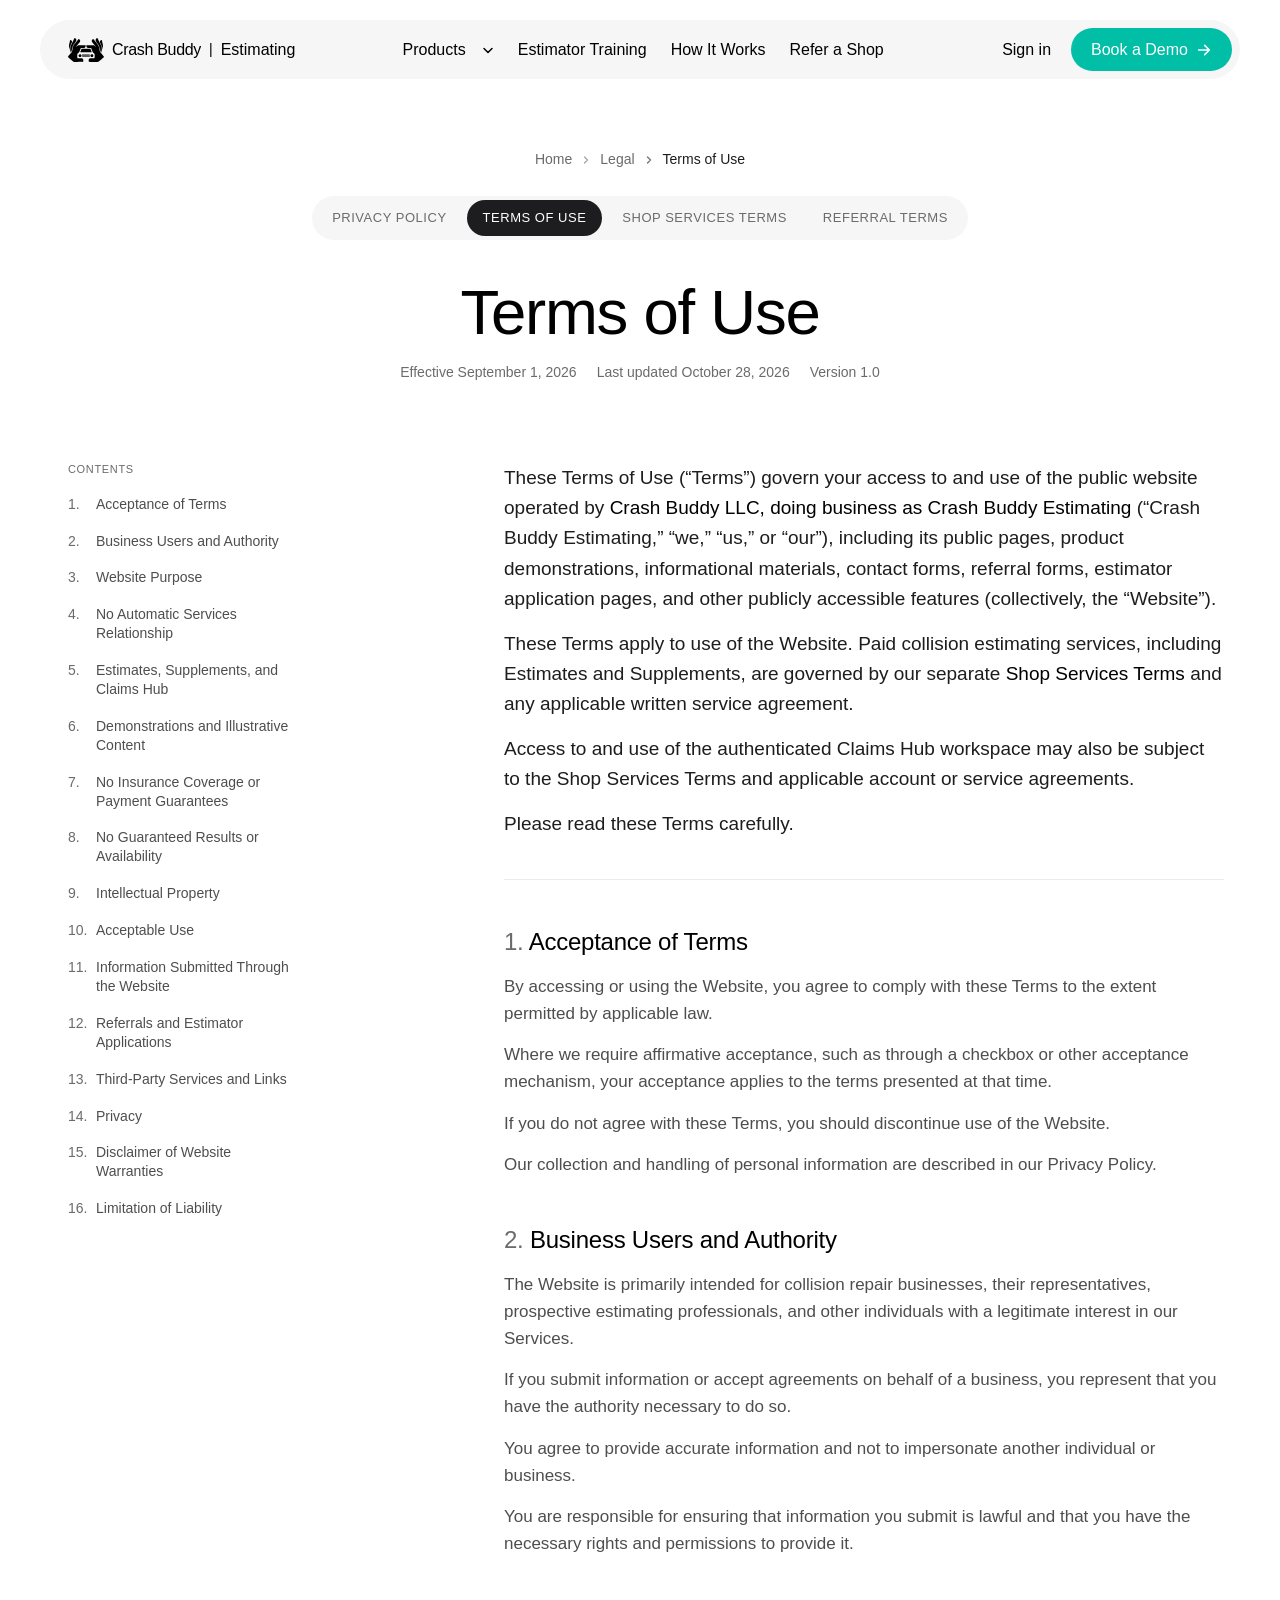
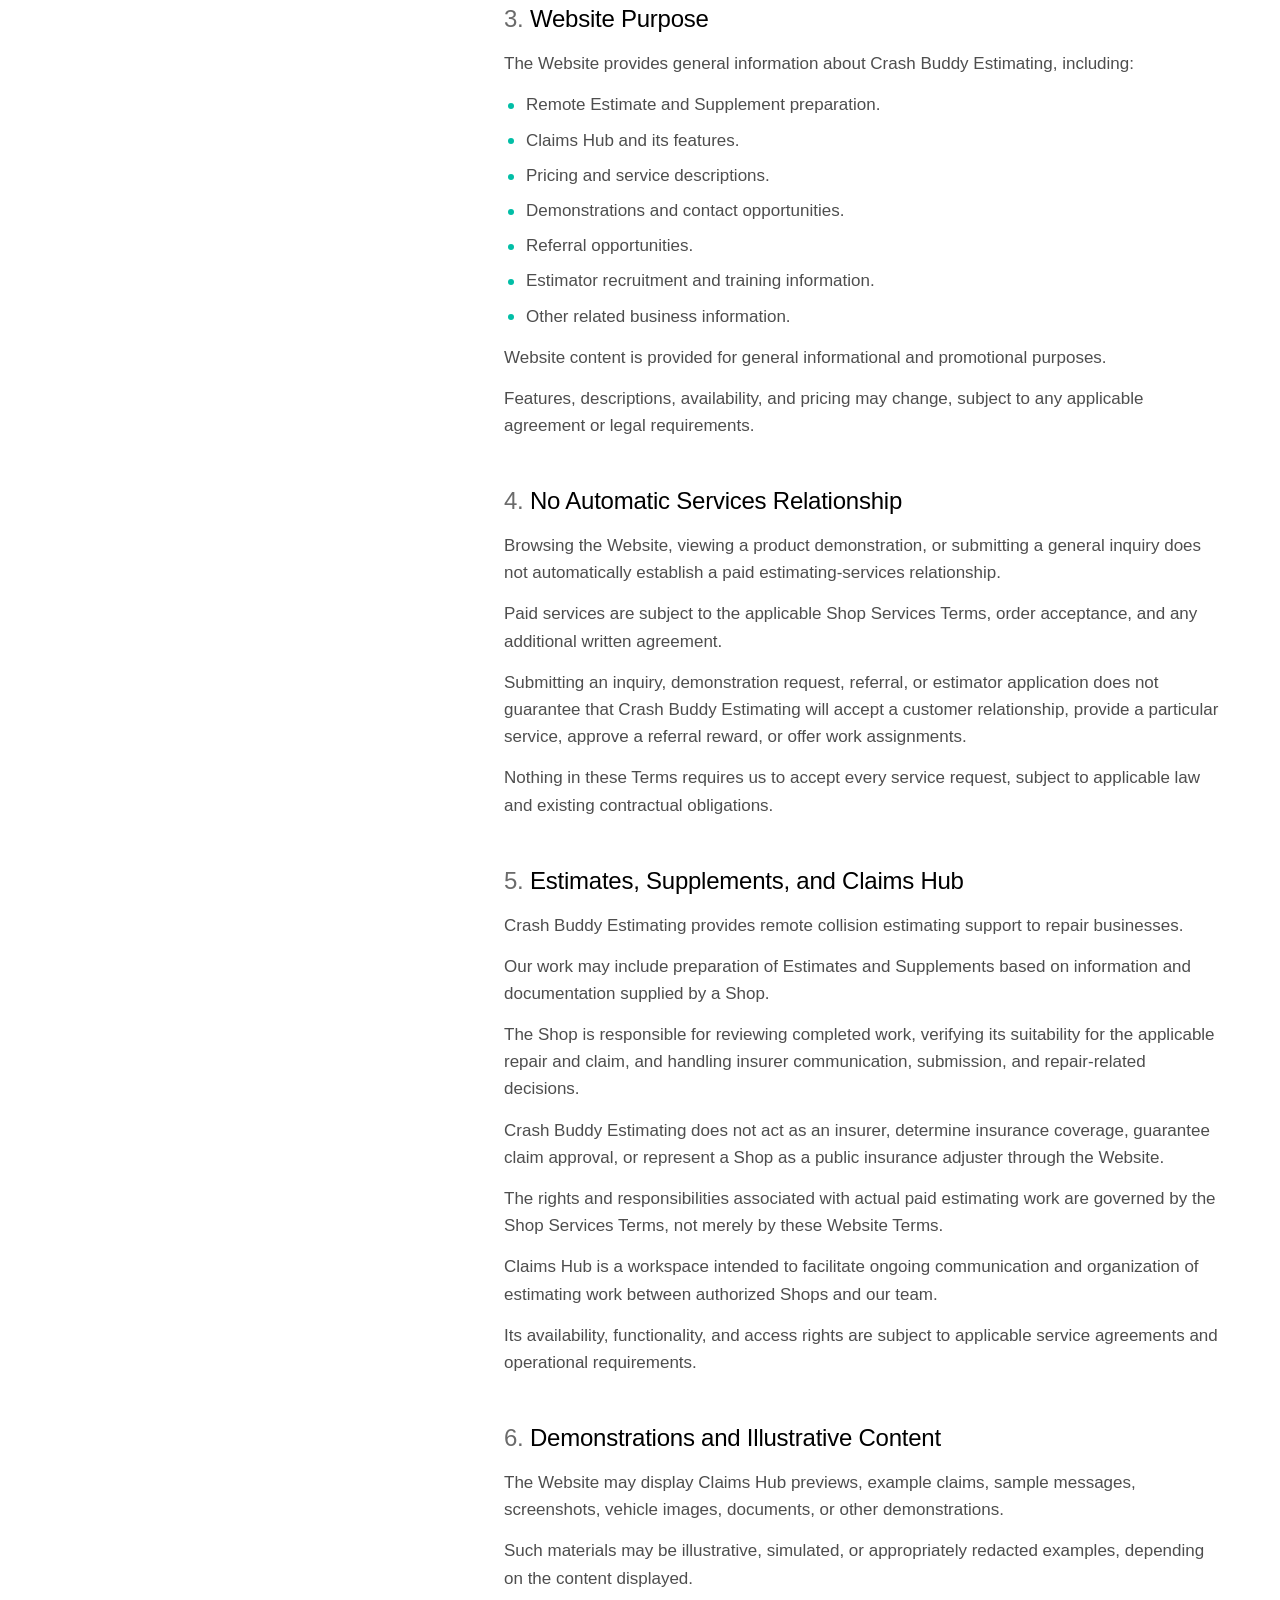
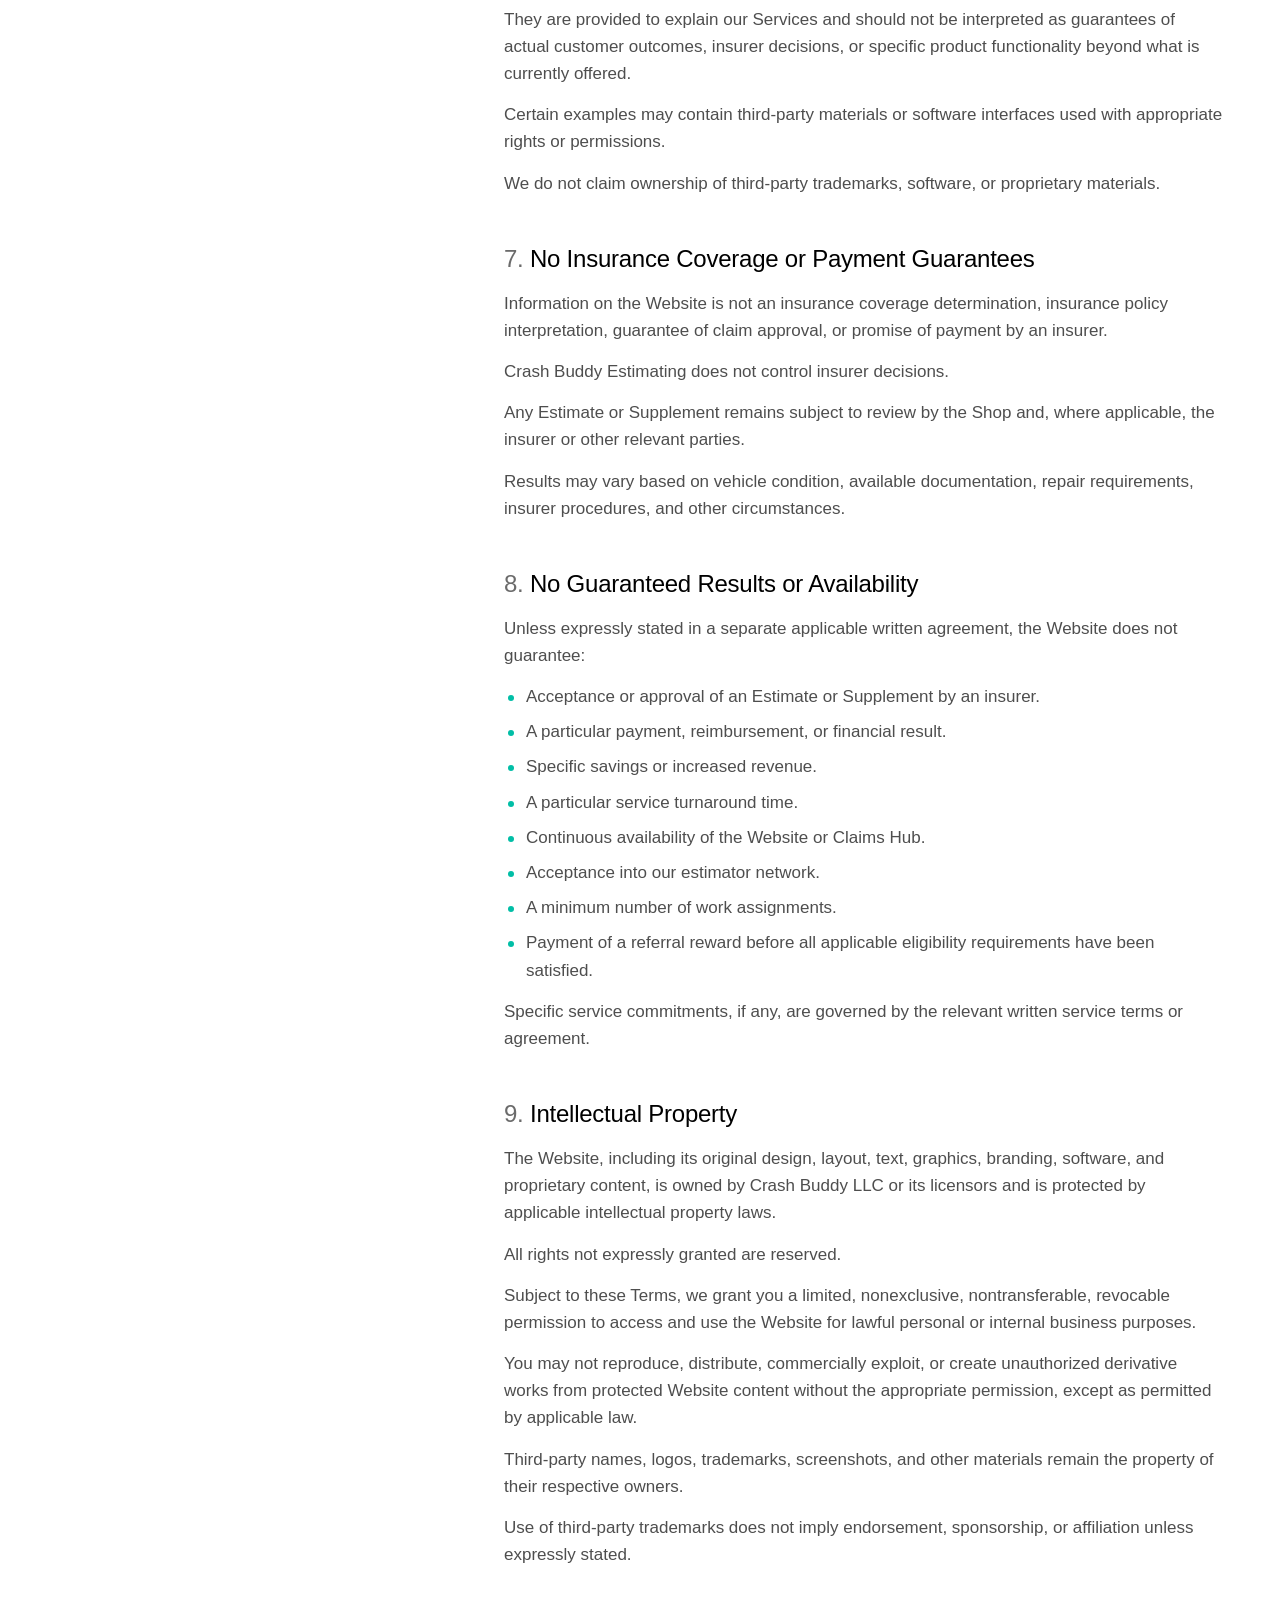
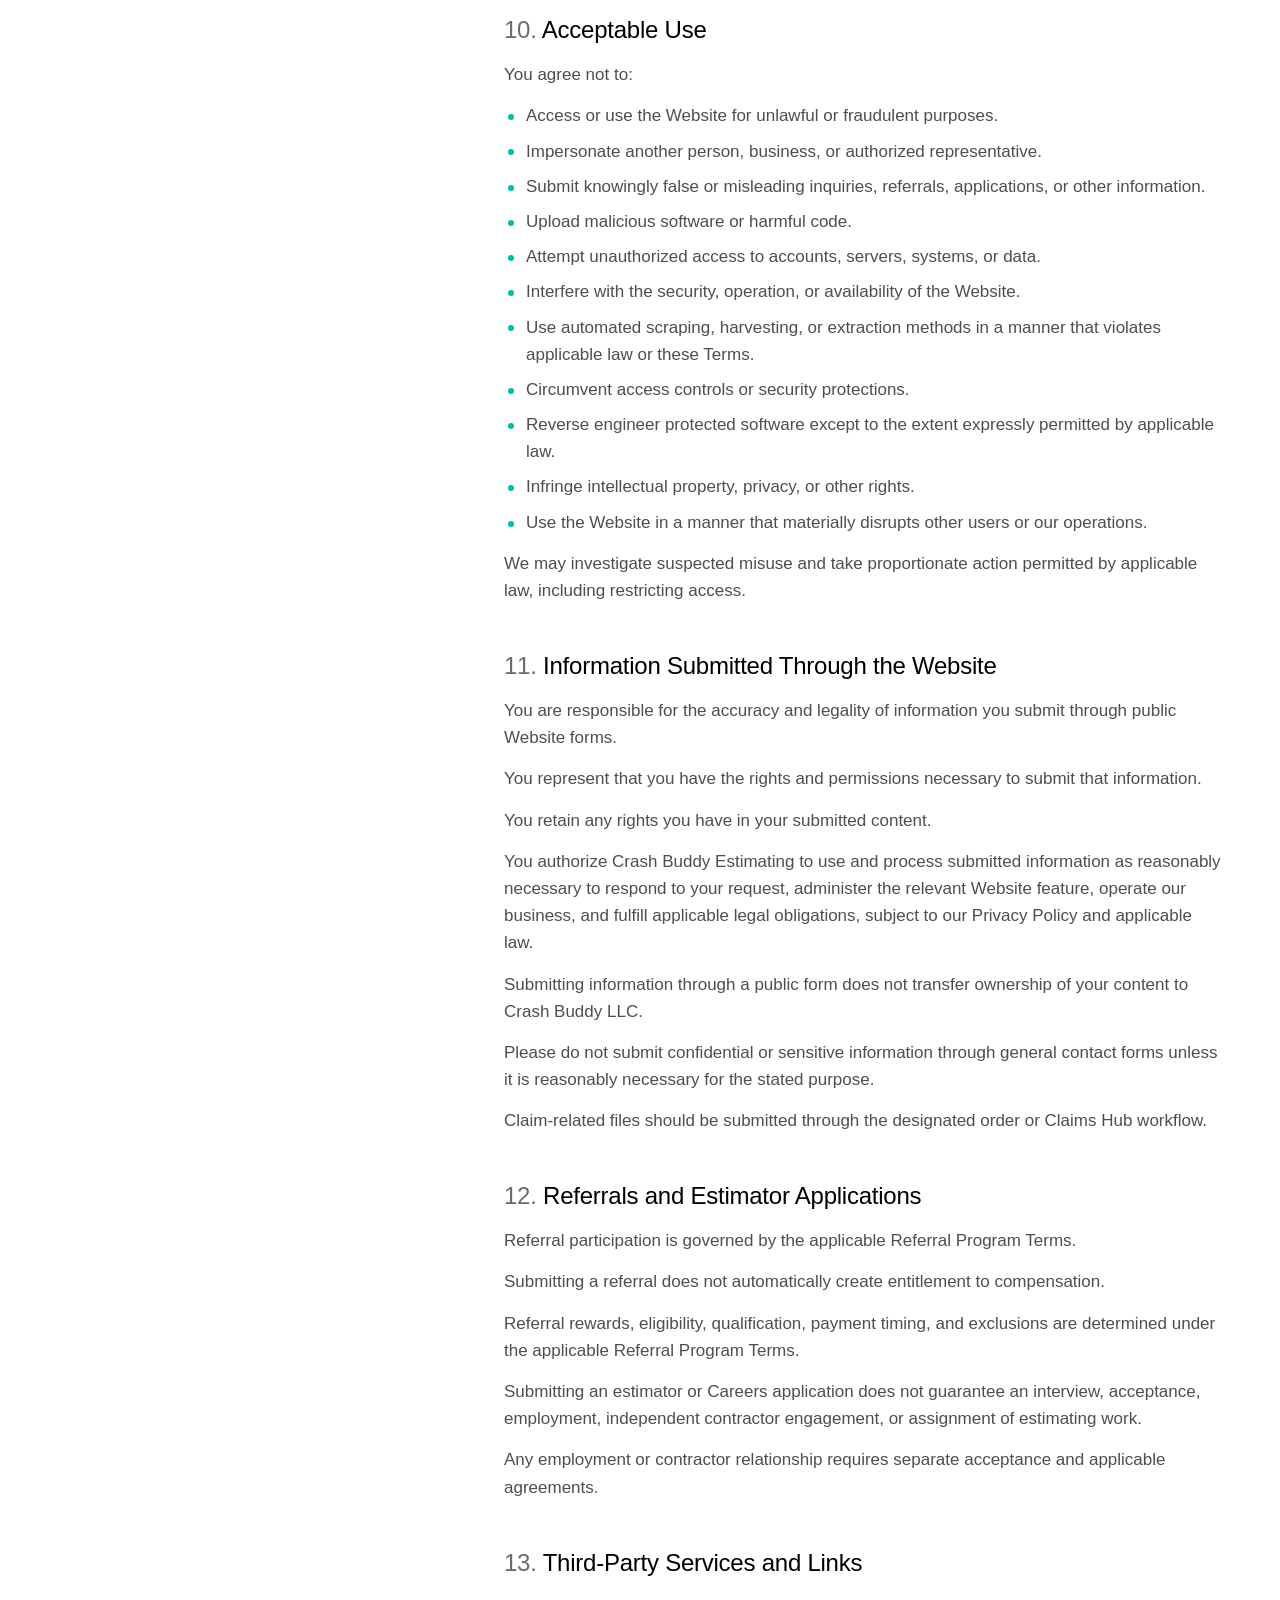
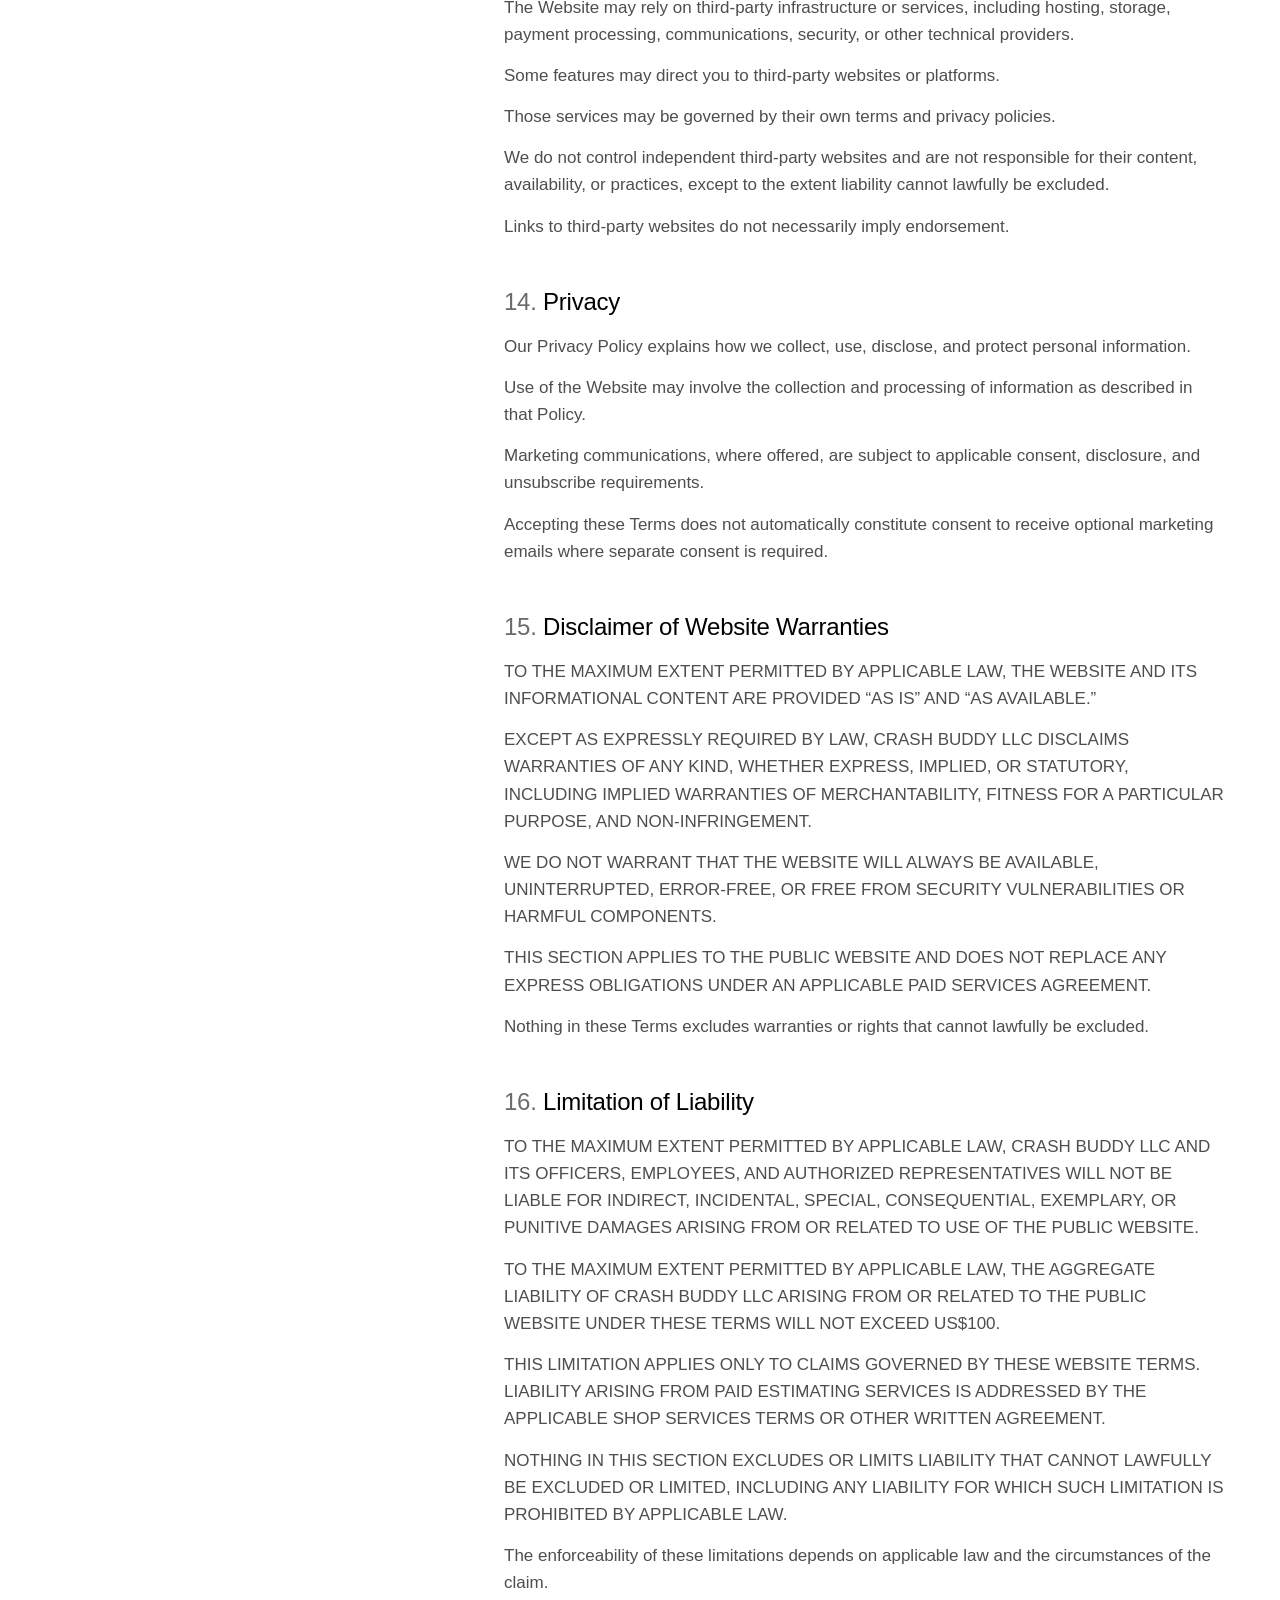
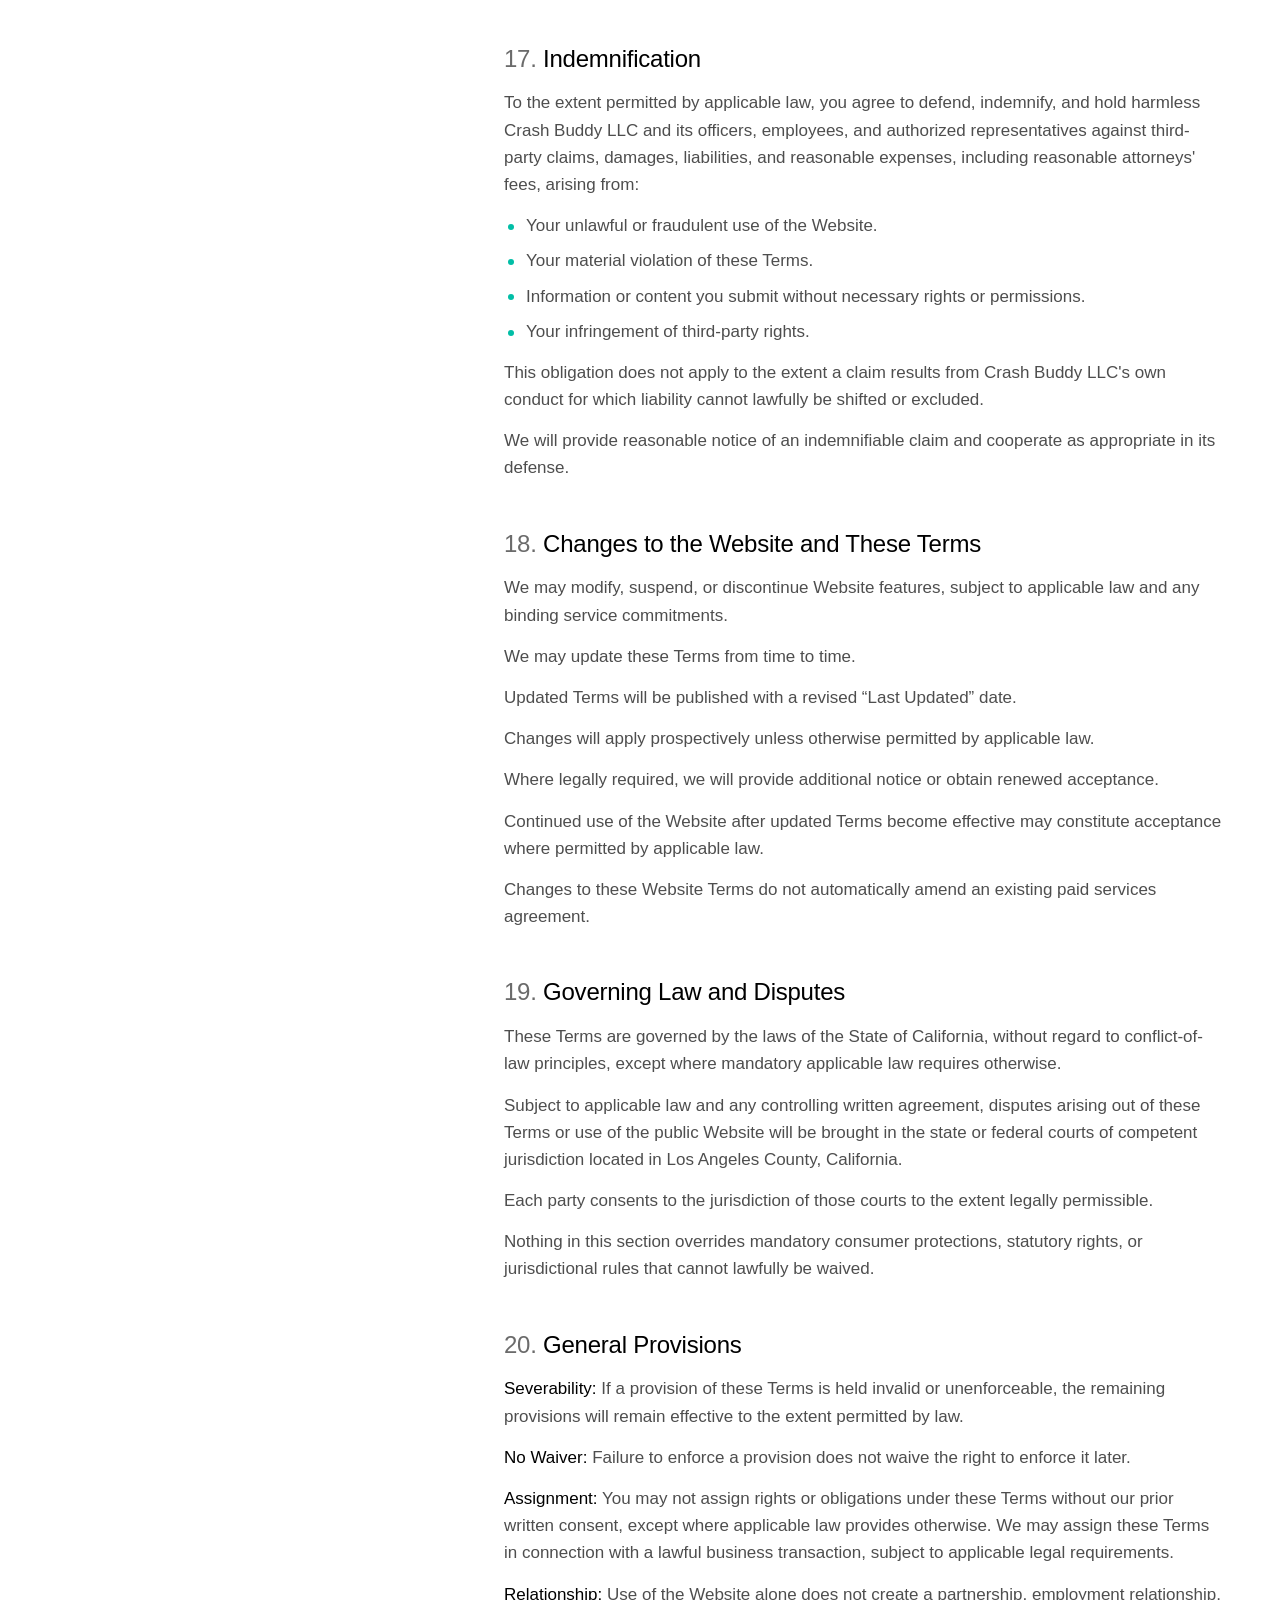
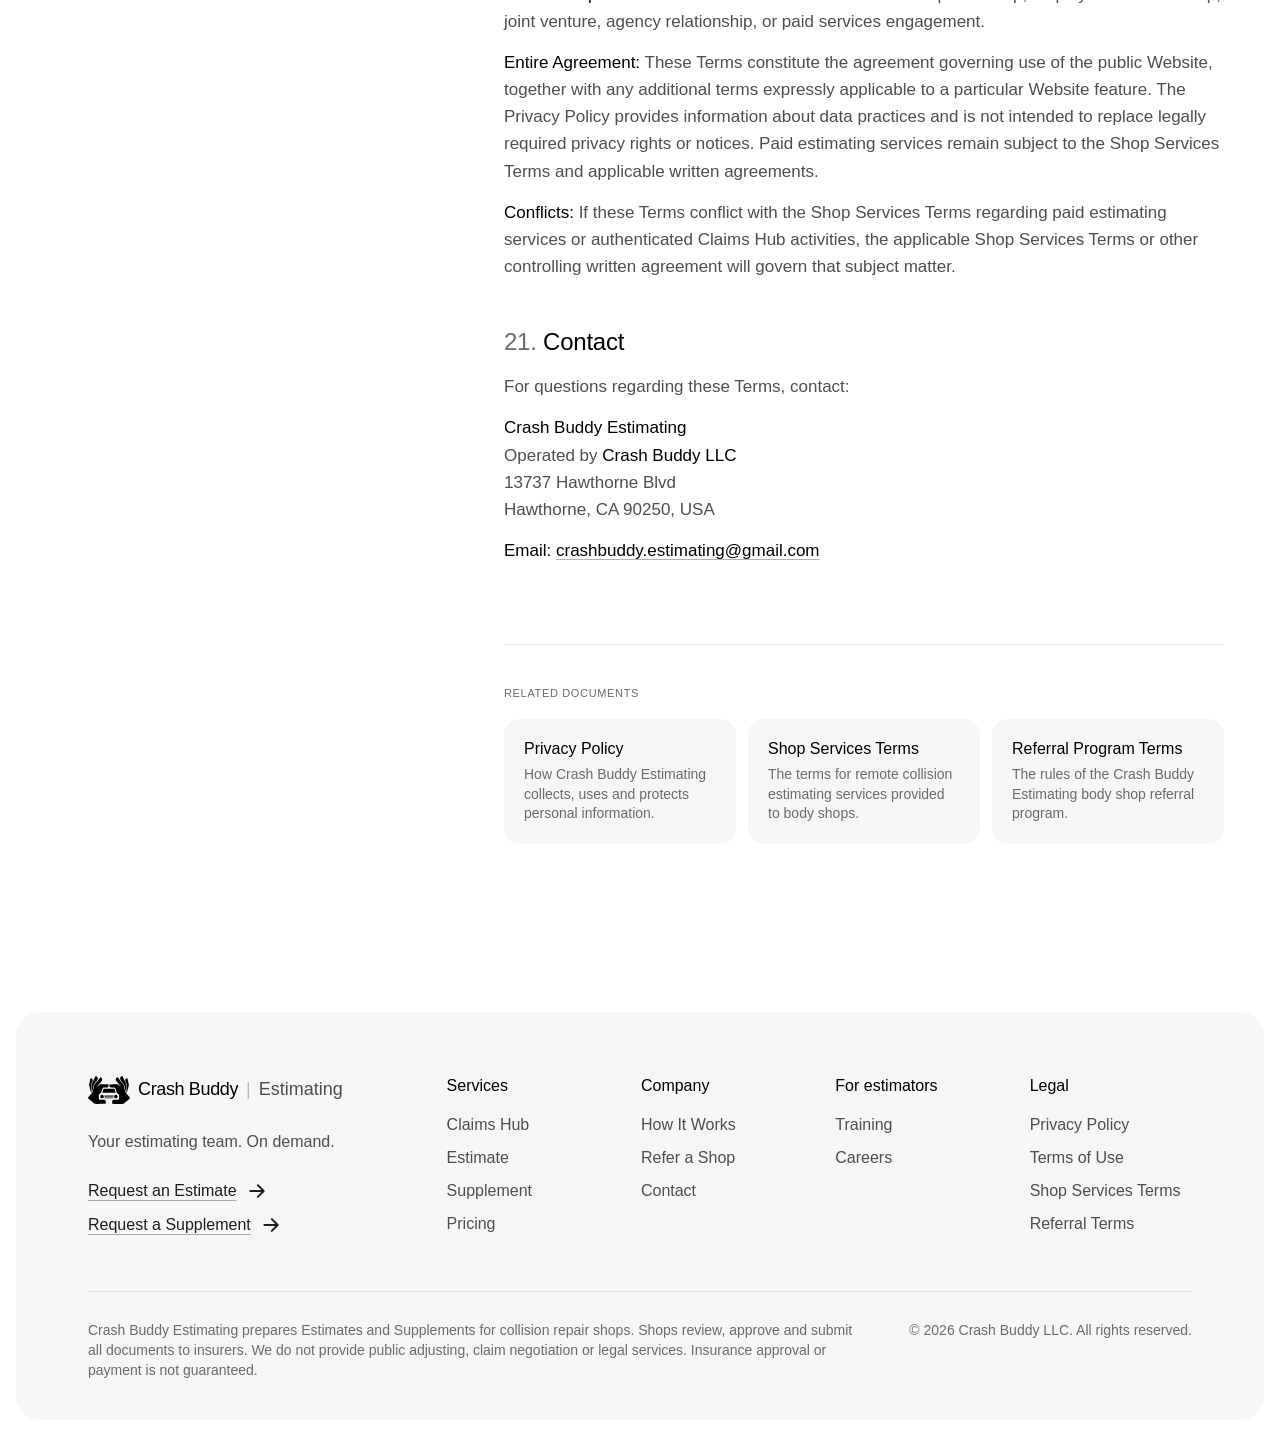
<file: terms.html>
<!doctype html>
<html lang="en">
<head>
  <meta charset="utf-8">
  <meta name="viewport" content="width=device-width, initial-scale=1">
  <!-- SEO: title, description, canonical, icons, link previews -->
  <title>Terms of Use | Crash Buddy Estimating</title>
  <meta name="description" content="The terms that govern use of the Crash Buddy Estimating website.">
  <link rel="canonical" href="https://crashbuddyestimating.com/terms.html">
  <script>/* staging copies (GitHub Pages, previews) stay out of search; the real domain is indexed */
    if (!/(^|\.)crashbuddyestimating\.com$/.test(location.hostname) || /-b\.html$/.test(location.pathname)) { var r = document.createElement('meta'); r.name = 'robots'; r.content = 'noindex, follow'; document.head.appendChild(r); }</script>
  <meta name="theme-color" content="#ffffff">
  <link rel="icon" href="favicon.ico" sizes="32x32">
  <link rel="icon" href="favicon.svg" type="image/svg+xml">
  <link rel="apple-touch-icon" href="assets/icons/apple-touch-icon.png">
  <link rel="manifest" href="site.webmanifest">
  <meta property="og:type" content="website">
  <meta property="og:site_name" content="Crash Buddy Estimating">
  <meta property="og:locale" content="en_US">
  <meta property="og:title" content="Terms of Use | Crash Buddy Estimating">
  <meta property="og:description" content="The terms that govern use of the Crash Buddy Estimating website.">
  <meta property="og:url" content="https://crashbuddyestimating.com/terms.html">
  <meta property="og:image" content="https://crashbuddyestimating.com/assets/og/og-home.jpg">
  <meta property="og:image:width" content="1200">
  <meta property="og:image:height" content="630">
  <meta property="og:image:alt" content="Crash Buddy Estimating: get more estimates done without hiring. Estimate $105, Supplement $145.">
  <meta name="twitter:card" content="summary_large_image">
  <meta name="twitter:title" content="Terms of Use | Crash Buddy Estimating">
  <meta name="twitter:description" content="The terms that govern use of the Crash Buddy Estimating website.">
  <meta name="twitter:image" content="https://crashbuddyestimating.com/assets/og/og-home.jpg">
  <meta name="twitter:image:alt" content="Crash Buddy Estimating: get more estimates done without hiring. Estimate $105, Supplement $145.">
  <!-- /SEO -->
  <link rel="stylesheet" href="styles.css?v=11191510">
  <link rel="stylesheet" href="legal.css?v=11182019">
  <script type="application/ld+json">{"@context":"https://schema.org","@type":"BreadcrumbList","itemListElement":[{"@type":"ListItem","position":1,"name":"Home","item":"https://crashbuddyestimating.com/"},{"@type":"ListItem","position":2,"name":"Terms of Use","item":"https://crashbuddyestimating.com/terms.html"}]}</script>
</head>
<body class="legal-page">

<header class="header">
  <nav class="nav">
    <a href="index.html" class="nav__brand">
      <img src="assets/logo.svg" width="36" height="24" alt="">
      <span class="nav__brand-name">Crash Buddy</span>
      <span class="nav__brand-sep">|</span>
      <span>Estimating</span>
    </a>

    <div class="nav__menu" id="nav-menu">
      <ul class="nav__links">
        <li class="nav__dd">
          <button class="nav__link nav__dd-btn" type="button" aria-expanded="false" aria-controls="products-menu">Products <img src="assets/chevron-down.svg" width="12" height="12" alt=""></button>
          <div class="nav__dd-panel" id="products-menu">
            <div class="nav__dd-list">
              <p class="nav__dd-label">Products</p>
              <a class="nav__dd-item" href="request.html?type=estimate"><span class="nav__dd-row"><b>Estimate</b><b>$105</b></span><span>Vehicle details + photos</span></a>
              <a class="nav__dd-item" href="request.html?type=supplement"><span class="nav__dd-row"><b>Supplement</b><b>$145</b></span><span>Current Estimate + new photos</span></a>
            </div>
            <div class="nav__dd-hub">
              <span class="nav__dd-media"><img src="assets/claims-hub-tablet.webp" width="1455" height="1081" alt="Claims Hub on a tablet" loading="lazy" decoding="async"></span>
              <div class="nav__dd-hub-text">
                <b class="nav__dd-title">Claims Hub</b>
                <span class="nav__dd-desc">One dashboard for every claim — track progress, message your estimator and download finished files.</span>
                <a class="btn btn--sm nav__dd-btn-demo" href="index.html#demo">Book a Demo</a>
              </div>
            </div>
          </div>
        </li>
        <li><a class="nav__link" href="training.html">Estimator Training</a></li>
        <li><a class="nav__link" href="index.html#how-it-works">How It Works</a></li>
        <li><a class="nav__link" href="index.html#refer">Refer a Shop</a></li>
      </ul>
      <div class="nav__actions">
        <a class="nav__signin" href="#">Sign in</a>
        <a class="btn btn--sm" href="index.html#demo">Book a Demo</a>
      </div>
    </div>

    <button class="nav__toggle" type="button" aria-label="Open menu" aria-expanded="false" aria-controls="mnav"><span></span><span></span><span></span></button>
  </nav>
</header>

<!-- Mobile menu: full screen, one list of links (Apple-style) -->
<div class="mnav" id="mnav" aria-hidden="true">
  <div class="mnav__top">
    <a href="index.html" class="nav__brand mnav__brand">
      <img src="assets/logo.svg" width="36" height="24" alt="">
      <span class="nav__brand-name">Crash Buddy</span>
      <span class="nav__brand-sep">|</span>
      <span>Estimating</span>
    </a>
    <button class="mnav__close" type="button" aria-label="Close menu"><span></span><span></span><span></span></button>
  </div>
  <p class="mnav__label">Services</p>
  <nav class="mnav__list" aria-label="Services">
    <a href="request.html?type=estimate"><span>Estimate</span><span class="mnav__price">$105</span></a>
    <a href="request.html?type=supplement"><span>Supplement</span><span class="mnav__price">$145</span></a>
    <a href="training.html">Estimator Training</a>
  </nav>
  <nav class="mnav__sub" aria-label="More">
    <a href="index.html#how-it-works">How It Works</a>
    <a href="index.html#refer">Refer a Shop</a>
    <a href="careers.html">Careers</a>
    <a href="index.html#claims-hub">Claims Hub</a>
  </nav>
  <a class="footer__cta mnav__signin" href="#"><span class="footer__cta-text">Sign In</span><span class="btn__arrow" aria-hidden="true"></span></a>
  <a class="btn btn--block mnav__cta" href="index.html#demo">Book a Demo</a>
</div>


<main class="legal">
  <div class="legal__head">
    <nav class="crumbs" aria-label="Breadcrumb"><ol><li><a href="index.html">Home</a></li><li><a href="privacy.html">Legal</a></li><li aria-current="page">Terms of Use</li></ol></nav>
    <nav class="legal__tabs" aria-label="Legal documents"><a class="legal__tab" href="privacy.html">Privacy Policy</a><a class="legal__tab is-current" aria-current="page" href="terms.html">Terms of Use</a><a class="legal__tab" href="shop-services-terms.html">Shop Services Terms</a><a class="legal__tab" href="referral-terms.html">Referral Terms</a></nav>
    <h1 class="legal__title">Terms of Use</h1>
    <p class="legal__meta"><span>Effective September 1, 2026</span><span>Last updated October 28, 2026</span><span>Version 1.0</span></p>
  </div>

  <div class="legal__layout">
    <details class="legal__toc" open>
      <summary class="legal__toc-title">Contents</summary>
      <ol>
        <li><a href="#s1">Acceptance of Terms</a></li>
        <li><a href="#s2">Business Users and Authority</a></li>
        <li><a href="#s3">Website Purpose</a></li>
        <li><a href="#s4">No Automatic Services Relationship</a></li>
        <li><a href="#s5">Estimates, Supplements, and Claims Hub</a></li>
        <li><a href="#s6">Demonstrations and Illustrative Content</a></li>
        <li><a href="#s7">No Insurance Coverage or Payment Guarantees</a></li>
        <li><a href="#s8">No Guaranteed Results or Availability</a></li>
        <li><a href="#s9">Intellectual Property</a></li>
        <li><a href="#s10">Acceptable Use</a></li>
        <li><a href="#s11">Information Submitted Through the Website</a></li>
        <li><a href="#s12">Referrals and Estimator Applications</a></li>
        <li><a href="#s13">Third-Party Services and Links</a></li>
        <li><a href="#s14">Privacy</a></li>
        <li><a href="#s15">Disclaimer of Website Warranties</a></li>
        <li><a href="#s16">Limitation of Liability</a></li>
        <li><a href="#s17">Indemnification</a></li>
        <li><a href="#s18">Changes to the Website and These Terms</a></li>
        <li><a href="#s19">Governing Law and Disputes</a></li>
        <li><a href="#s20">General Provisions</a></li>
        <li><a href="#s21">Contact</a></li>
      </ol>
    </details>

    <article class="legal__body">
      <div class="legal__intro"><p>These Terms of Use (“Terms”) govern your access to and use of the public website operated by <b>Crash Buddy LLC, doing business as Crash Buddy Estimating</b> (“Crash Buddy Estimating,” “we,” “us,” or “our”), including its public pages, product demonstrations, informational materials, contact forms, referral forms, estimator application pages, and other publicly accessible features (collectively, the “Website”).</p><p>These Terms apply to use of the Website. Paid collision estimating services, including Estimates and Supplements, are governed by our separate <b>Shop Services Terms</b> and any applicable written service agreement.</p><p>Access to and use of the authenticated Claims Hub workspace may also be subject to the Shop Services Terms and applicable account or service agreements.</p><p>Please read these Terms carefully.</p></div>
      <section class="legal__sec" id="s1">
        <h2><span>1.</span> Acceptance of Terms</h2>
        <p>By accessing or using the Website, you agree to comply with these Terms to the extent permitted by applicable law.</p><p>Where we require affirmative acceptance, such as through a checkbox or other acceptance mechanism, your acceptance applies to the terms presented at that time.</p><p>If you do not agree with these Terms, you should discontinue use of the Website.</p><p>Our collection and handling of personal information are described in our Privacy Policy.</p>
      </section>
      <section class="legal__sec" id="s2">
        <h2><span>2.</span> Business Users and Authority</h2>
        <p>The Website is primarily intended for collision repair businesses, their representatives, prospective estimating professionals, and other individuals with a legitimate interest in our Services.</p><p>If you submit information or accept agreements on behalf of a business, you represent that you have the authority necessary to do so.</p><p>You agree to provide accurate information and not to impersonate another individual or business.</p><p>You are responsible for ensuring that information you submit is lawful and that you have the necessary rights and permissions to provide it.</p>
      </section>
      <section class="legal__sec" id="s3">
        <h2><span>3.</span> Website Purpose</h2>
        <p>The Website provides general information about Crash Buddy Estimating, including:</p><ul><li>Remote Estimate and Supplement preparation.</li><li>Claims Hub and its features.</li><li>Pricing and service descriptions.</li><li>Demonstrations and contact opportunities.</li><li>Referral opportunities.</li><li>Estimator recruitment and training information.</li><li>Other related business information.</li></ul><p>Website content is provided for general informational and promotional purposes.</p><p>Features, descriptions, availability, and pricing may change, subject to any applicable agreement or legal requirements.</p>
      </section>
      <section class="legal__sec" id="s4">
        <h2><span>4.</span> No Automatic Services Relationship</h2>
        <p>Browsing the Website, viewing a product demonstration, or submitting a general inquiry does not automatically establish a paid estimating-services relationship.</p><p>Paid services are subject to the applicable Shop Services Terms, order acceptance, and any additional written agreement.</p><p>Submitting an inquiry, demonstration request, referral, or estimator application does not guarantee that Crash Buddy Estimating will accept a customer relationship, provide a particular service, approve a referral reward, or offer work assignments.</p><p>Nothing in these Terms requires us to accept every service request, subject to applicable law and existing contractual obligations.</p>
      </section>
      <section class="legal__sec" id="s5">
        <h2><span>5.</span> Estimates, Supplements, and Claims Hub</h2>
        <p>Crash Buddy Estimating provides remote collision estimating support to repair businesses.</p><p>Our work may include preparation of Estimates and Supplements based on information and documentation supplied by a Shop.</p><p>The Shop is responsible for reviewing completed work, verifying its suitability for the applicable repair and claim, and handling insurer communication, submission, and repair-related decisions.</p><p>Crash Buddy Estimating does not act as an insurer, determine insurance coverage, guarantee claim approval, or represent a Shop as a public insurance adjuster through the Website.</p><p>The rights and responsibilities associated with actual paid estimating work are governed by the Shop Services Terms, not merely by these Website Terms.</p><p>Claims Hub is a workspace intended to facilitate ongoing communication and organization of estimating work between authorized Shops and our team.</p><p>Its availability, functionality, and access rights are subject to applicable service agreements and operational requirements.</p>
      </section>
      <section class="legal__sec" id="s6">
        <h2><span>6.</span> Demonstrations and Illustrative Content</h2>
        <p>The Website may display Claims Hub previews, example claims, sample messages, screenshots, vehicle images, documents, or other demonstrations.</p><p>Such materials may be illustrative, simulated, or appropriately redacted examples, depending on the content displayed.</p><p>They are provided to explain our Services and should not be interpreted as guarantees of actual customer outcomes, insurer decisions, or specific product functionality beyond what is currently offered.</p><p>Certain examples may contain third-party materials or software interfaces used with appropriate rights or permissions.</p><p>We do not claim ownership of third-party trademarks, software, or proprietary materials.</p>
      </section>
      <section class="legal__sec" id="s7">
        <h2><span>7.</span> No Insurance Coverage or Payment Guarantees</h2>
        <p>Information on the Website is not an insurance coverage determination, insurance policy interpretation, guarantee of claim approval, or promise of payment by an insurer.</p><p>Crash Buddy Estimating does not control insurer decisions.</p><p>Any Estimate or Supplement remains subject to review by the Shop and, where applicable, the insurer or other relevant parties.</p><p>Results may vary based on vehicle condition, available documentation, repair requirements, insurer procedures, and other circumstances.</p>
      </section>
      <section class="legal__sec" id="s8">
        <h2><span>8.</span> No Guaranteed Results or Availability</h2>
        <p>Unless expressly stated in a separate applicable written agreement, the Website does not guarantee:</p><ul><li>Acceptance or approval of an Estimate or Supplement by an insurer.</li><li>A particular payment, reimbursement, or financial result.</li><li>Specific savings or increased revenue.</li><li>A particular service turnaround time.</li><li>Continuous availability of the Website or Claims Hub.</li><li>Acceptance into our estimator network.</li><li>A minimum number of work assignments.</li><li>Payment of a referral reward before all applicable eligibility requirements have been satisfied.</li></ul><p>Specific service commitments, if any, are governed by the relevant written service terms or agreement.</p>
      </section>
      <section class="legal__sec" id="s9">
        <h2><span>9.</span> Intellectual Property</h2>
        <p>The Website, including its original design, layout, text, graphics, branding, software, and proprietary content, is owned by Crash Buddy LLC or its licensors and is protected by applicable intellectual property laws.</p><p>All rights not expressly granted are reserved.</p><p>Subject to these Terms, we grant you a limited, nonexclusive, nontransferable, revocable permission to access and use the Website for lawful personal or internal business purposes.</p><p>You may not reproduce, distribute, commercially exploit, or create unauthorized derivative works from protected Website content without the appropriate permission, except as permitted by applicable law.</p><p>Third-party names, logos, trademarks, screenshots, and other materials remain the property of their respective owners.</p><p>Use of third-party trademarks does not imply endorsement, sponsorship, or affiliation unless expressly stated.</p>
      </section>
      <section class="legal__sec" id="s10">
        <h2><span>10.</span> Acceptable Use</h2>
        <p>You agree not to:</p><ul><li>Access or use the Website for unlawful or fraudulent purposes.</li><li>Impersonate another person, business, or authorized representative.</li><li>Submit knowingly false or misleading inquiries, referrals, applications, or other information.</li><li>Upload malicious software or harmful code.</li><li>Attempt unauthorized access to accounts, servers, systems, or data.</li><li>Interfere with the security, operation, or availability of the Website.</li><li>Use automated scraping, harvesting, or extraction methods in a manner that violates applicable law or these Terms.</li><li>Circumvent access controls or security protections.</li><li>Reverse engineer protected software except to the extent expressly permitted by applicable law.</li><li>Infringe intellectual property, privacy, or other rights.</li><li>Use the Website in a manner that materially disrupts other users or our operations.</li></ul><p>We may investigate suspected misuse and take proportionate action permitted by applicable law, including restricting access.</p>
      </section>
      <section class="legal__sec" id="s11">
        <h2><span>11.</span> Information Submitted Through the Website</h2>
        <p>You are responsible for the accuracy and legality of information you submit through public Website forms.</p><p>You represent that you have the rights and permissions necessary to submit that information.</p><p>You retain any rights you have in your submitted content.</p><p>You authorize Crash Buddy Estimating to use and process submitted information as reasonably necessary to respond to your request, administer the relevant Website feature, operate our business, and fulfill applicable legal obligations, subject to our Privacy Policy and applicable law.</p><p>Submitting information through a public form does not transfer ownership of your content to Crash Buddy LLC.</p><p>Please do not submit confidential or sensitive information through general contact forms unless it is reasonably necessary for the stated purpose.</p><p>Claim-related files should be submitted through the designated order or Claims Hub workflow.</p>
      </section>
      <section class="legal__sec" id="s12">
        <h2><span>12.</span> Referrals and Estimator Applications</h2>
        <p>Referral participation is governed by the applicable Referral Program Terms.</p><p>Submitting a referral does not automatically create entitlement to compensation.</p><p>Referral rewards, eligibility, qualification, payment timing, and exclusions are determined under the applicable Referral Program Terms.</p><p>Submitting an estimator or Careers application does not guarantee an interview, acceptance, employment, independent contractor engagement, or assignment of estimating work.</p><p>Any employment or contractor relationship requires separate acceptance and applicable agreements.</p>
      </section>
      <section class="legal__sec" id="s13">
        <h2><span>13.</span> Third-Party Services and Links</h2>
        <p>The Website may rely on third-party infrastructure or services, including hosting, storage, payment processing, communications, security, or other technical providers.</p><p>Some features may direct you to third-party websites or platforms.</p><p>Those services may be governed by their own terms and privacy policies.</p><p>We do not control independent third-party websites and are not responsible for their content, availability, or practices, except to the extent liability cannot lawfully be excluded.</p><p>Links to third-party websites do not necessarily imply endorsement.</p>
      </section>
      <section class="legal__sec" id="s14">
        <h2><span>14.</span> Privacy</h2>
        <p>Our Privacy Policy explains how we collect, use, disclose, and protect personal information.</p><p>Use of the Website may involve the collection and processing of information as described in that Policy.</p><p>Marketing communications, where offered, are subject to applicable consent, disclosure, and unsubscribe requirements.</p><p>Accepting these Terms does not automatically constitute consent to receive optional marketing emails where separate consent is required.</p>
      </section>
      <section class="legal__sec" id="s15">
        <h2><span>15.</span> Disclaimer of Website Warranties</h2>
        <p>TO THE MAXIMUM EXTENT PERMITTED BY APPLICABLE LAW, THE WEBSITE AND ITS INFORMATIONAL CONTENT ARE PROVIDED “AS IS” AND “AS AVAILABLE.”</p><p>EXCEPT AS EXPRESSLY REQUIRED BY LAW, CRASH BUDDY LLC DISCLAIMS WARRANTIES OF ANY KIND, WHETHER EXPRESS, IMPLIED, OR STATUTORY, INCLUDING IMPLIED WARRANTIES OF MERCHANTABILITY, FITNESS FOR A PARTICULAR PURPOSE, AND NON-INFRINGEMENT.</p><p>WE DO NOT WARRANT THAT THE WEBSITE WILL ALWAYS BE AVAILABLE, UNINTERRUPTED, ERROR-FREE, OR FREE FROM SECURITY VULNERABILITIES OR HARMFUL COMPONENTS.</p><p>THIS SECTION APPLIES TO THE PUBLIC WEBSITE AND DOES NOT REPLACE ANY EXPRESS OBLIGATIONS UNDER AN APPLICABLE PAID SERVICES AGREEMENT.</p><p>Nothing in these Terms excludes warranties or rights that cannot lawfully be excluded.</p>
      </section>
      <section class="legal__sec" id="s16">
        <h2><span>16.</span> Limitation of Liability</h2>
        <p>TO THE MAXIMUM EXTENT PERMITTED BY APPLICABLE LAW, CRASH BUDDY LLC AND ITS OFFICERS, EMPLOYEES, AND AUTHORIZED REPRESENTATIVES WILL NOT BE LIABLE FOR INDIRECT, INCIDENTAL, SPECIAL, CONSEQUENTIAL, EXEMPLARY, OR PUNITIVE DAMAGES ARISING FROM OR RELATED TO USE OF THE PUBLIC WEBSITE.</p><p>TO THE MAXIMUM EXTENT PERMITTED BY APPLICABLE LAW, THE AGGREGATE LIABILITY OF CRASH BUDDY LLC ARISING FROM OR RELATED TO THE PUBLIC WEBSITE UNDER THESE TERMS WILL NOT EXCEED US$100.</p><p>THIS LIMITATION APPLIES ONLY TO CLAIMS GOVERNED BY THESE WEBSITE TERMS. LIABILITY ARISING FROM PAID ESTIMATING SERVICES IS ADDRESSED BY THE APPLICABLE SHOP SERVICES TERMS OR OTHER WRITTEN AGREEMENT.</p><p>NOTHING IN THIS SECTION EXCLUDES OR LIMITS LIABILITY THAT CANNOT LAWFULLY BE EXCLUDED OR LIMITED, INCLUDING ANY LIABILITY FOR WHICH SUCH LIMITATION IS PROHIBITED BY APPLICABLE LAW.</p><p>The enforceability of these limitations depends on applicable law and the circumstances of the claim.</p>
      </section>
      <section class="legal__sec" id="s17">
        <h2><span>17.</span> Indemnification</h2>
        <p>To the extent permitted by applicable law, you agree to defend, indemnify, and hold harmless Crash Buddy LLC and its officers, employees, and authorized representatives against third-party claims, damages, liabilities, and reasonable expenses, including reasonable attorneys' fees, arising from:</p><ul><li>Your unlawful or fraudulent use of the Website.</li><li>Your material violation of these Terms.</li><li>Information or content you submit without necessary rights or permissions.</li><li>Your infringement of third-party rights.</li></ul><p>This obligation does not apply to the extent a claim results from Crash Buddy LLC's own conduct for which liability cannot lawfully be shifted or excluded.</p><p>We will provide reasonable notice of an indemnifiable claim and cooperate as appropriate in its defense.</p>
      </section>
      <section class="legal__sec" id="s18">
        <h2><span>18.</span> Changes to the Website and These Terms</h2>
        <p>We may modify, suspend, or discontinue Website features, subject to applicable law and any binding service commitments.</p><p>We may update these Terms from time to time.</p><p>Updated Terms will be published with a revised “Last Updated” date.</p><p>Changes will apply prospectively unless otherwise permitted by applicable law.</p><p>Where legally required, we will provide additional notice or obtain renewed acceptance.</p><p>Continued use of the Website after updated Terms become effective may constitute acceptance where permitted by applicable law.</p><p>Changes to these Website Terms do not automatically amend an existing paid services agreement.</p>
      </section>
      <section class="legal__sec" id="s19">
        <h2><span>19.</span> Governing Law and Disputes</h2>
        <p>These Terms are governed by the laws of the State of California, without regard to conflict-of-law principles, except where mandatory applicable law requires otherwise.</p><p>Subject to applicable law and any controlling written agreement, disputes arising out of these Terms or use of the public Website will be brought in the state or federal courts of competent jurisdiction located in Los Angeles County, California.</p><p>Each party consents to the jurisdiction of those courts to the extent legally permissible.</p><p>Nothing in this section overrides mandatory consumer protections, statutory rights, or jurisdictional rules that cannot lawfully be waived.</p>
      </section>
      <section class="legal__sec" id="s20">
        <h2><span>20.</span> General Provisions</h2>
        <p><b>Severability:</b> If a provision of these Terms is held invalid or unenforceable, the remaining provisions will remain effective to the extent permitted by law.</p><p><b>No Waiver:</b> Failure to enforce a provision does not waive the right to enforce it later.</p><p><b>Assignment:</b> You may not assign rights or obligations under these Terms without our prior written consent, except where applicable law provides otherwise. We may assign these Terms in connection with a lawful business transaction, subject to applicable legal requirements.</p><p><b>Relationship:</b> Use of the Website alone does not create a partnership, employment relationship, joint venture, agency relationship, or paid services engagement.</p><p><b>Entire Agreement:</b> These Terms constitute the agreement governing use of the public Website, together with any additional terms expressly applicable to a particular Website feature. The Privacy Policy provides information about data practices and is not intended to replace legally required privacy rights or notices. Paid estimating services remain subject to the Shop Services Terms and applicable written agreements.</p><p><b>Conflicts:</b> If these Terms conflict with the Shop Services Terms regarding paid estimating services or authenticated Claims Hub activities, the applicable Shop Services Terms or other controlling written agreement will govern that subject matter.</p>
      </section>
      <section class="legal__sec" id="s21">
        <h2><span>21.</span> Contact</h2>
        <p>For questions regarding these Terms, contact:</p><p><b>Crash Buddy Estimating</b><br>Operated by <b>Crash Buddy LLC</b><br>13737 Hawthorne Blvd<br>Hawthorne, CA 90250, USA</p><p><b>Email:</b> <a href="mailto:crashbuddy.estimating@gmail.com">crashbuddy.estimating@gmail.com</a></p>
      </section>

      <div class="legal__related">
        <p class="legal__related-title">Related documents</p>
        <div class="legal__docs">
          <a class="legal__doc" href="privacy.html"><b>Privacy Policy</b><span>How Crash Buddy Estimating collects, uses and protects personal information.</span></a>
          <a class="legal__doc" href="shop-services-terms.html"><b>Shop Services Terms</b><span>The terms for remote collision estimating services provided to body shops.</span></a>
          <a class="legal__doc" href="referral-terms.html"><b>Referral Program Terms</b><span>The rules of the Crash Buddy Estimating body shop referral program.</span></a>
        </div>
      </div>
    </article>
  </div>
</main>

<footer class="footer">
  <div class="footer__card">
    <div class="footer__top">
      <div class="footer__brand">
        <a href="index.html" class="footer__logo">
          <img src="assets/logo.svg" width="36" height="24" alt="">
          <span class="footer__logo-name">Crash Buddy</span>
          <span class="footer__logo-sep">|</span>
          <span class="footer__logo-sub">Estimating</span>
        </a>
        <p class="footer__tagline">Your estimating team. On demand.</p>
        <div class="footer__actions">
          <a class="footer__cta" href="request.html?type=estimate"><span class="footer__cta-text">Request an Estimate</span><span class="btn__arrow" aria-hidden="true"></span></a>
          <a class="footer__cta" href="request.html?type=supplement"><span class="footer__cta-text">Request a Supplement</span><span class="btn__arrow" aria-hidden="true"></span></a>
        </div>
      </div>

      <nav class="footer__nav" aria-label="Footer">
        <div class="footer__col">
          <p class="footer__heading">Services</p>
          <ul>
            <li><a href="index.html#claims-hub">Claims Hub</a></li>
            <li><a href="request.html?type=estimate">Estimate</a></li>
            <li><a href="request.html?type=supplement">Supplement</a></li>
            <li><a href="index.html#pricing">Pricing</a></li>
          </ul>
        </div>
        <div class="footer__col">
          <p class="footer__heading">Company</p>
          <ul>
            <li><a href="index.html#how-it-works">How It Works</a></li>
            <li><a href="index.html#refer">Refer a Shop</a></li>
            <li><a href="index.html#demo">Contact</a></li>
          </ul>
        </div>
        <div class="footer__col">
          <p class="footer__heading">For estimators</p>
          <ul>
            <li><a href="training.html">Training</a></li>
            <li><a href="careers.html">Careers</a></li>
          </ul>
        </div>
        <div class="footer__col">
          <p class="footer__heading">Legal</p>
          <ul>
            <li><a href="privacy.html">Privacy Policy</a></li>
            <li><a href="terms.html">Terms of Use</a></li>
            <li><a href="shop-services-terms.html">Shop Services Terms</a></li>
            <li><a href="referral-terms.html">Referral Terms</a></li>
          </ul>
        </div>
      </nav>
    </div>

    <div class="footer__bottom">
      <p class="footer__disclaimer">Crash Buddy Estimating prepares Estimates and Supplements for collision repair shops. Shops review, approve and submit all documents to insurers. We do not provide public adjusting, claim negotiation or legal services. Insurance approval or payment is not guaranteed.</p>
      <p class="footer__copy">© 2026 Crash Buddy LLC. All rights reserved.</p>
    </div>
  </div>
</footer>

<script src="script.js?v=11182019"></script>
<script src="legal.js?v=11182019"></script>
</body>
</html>
</file>
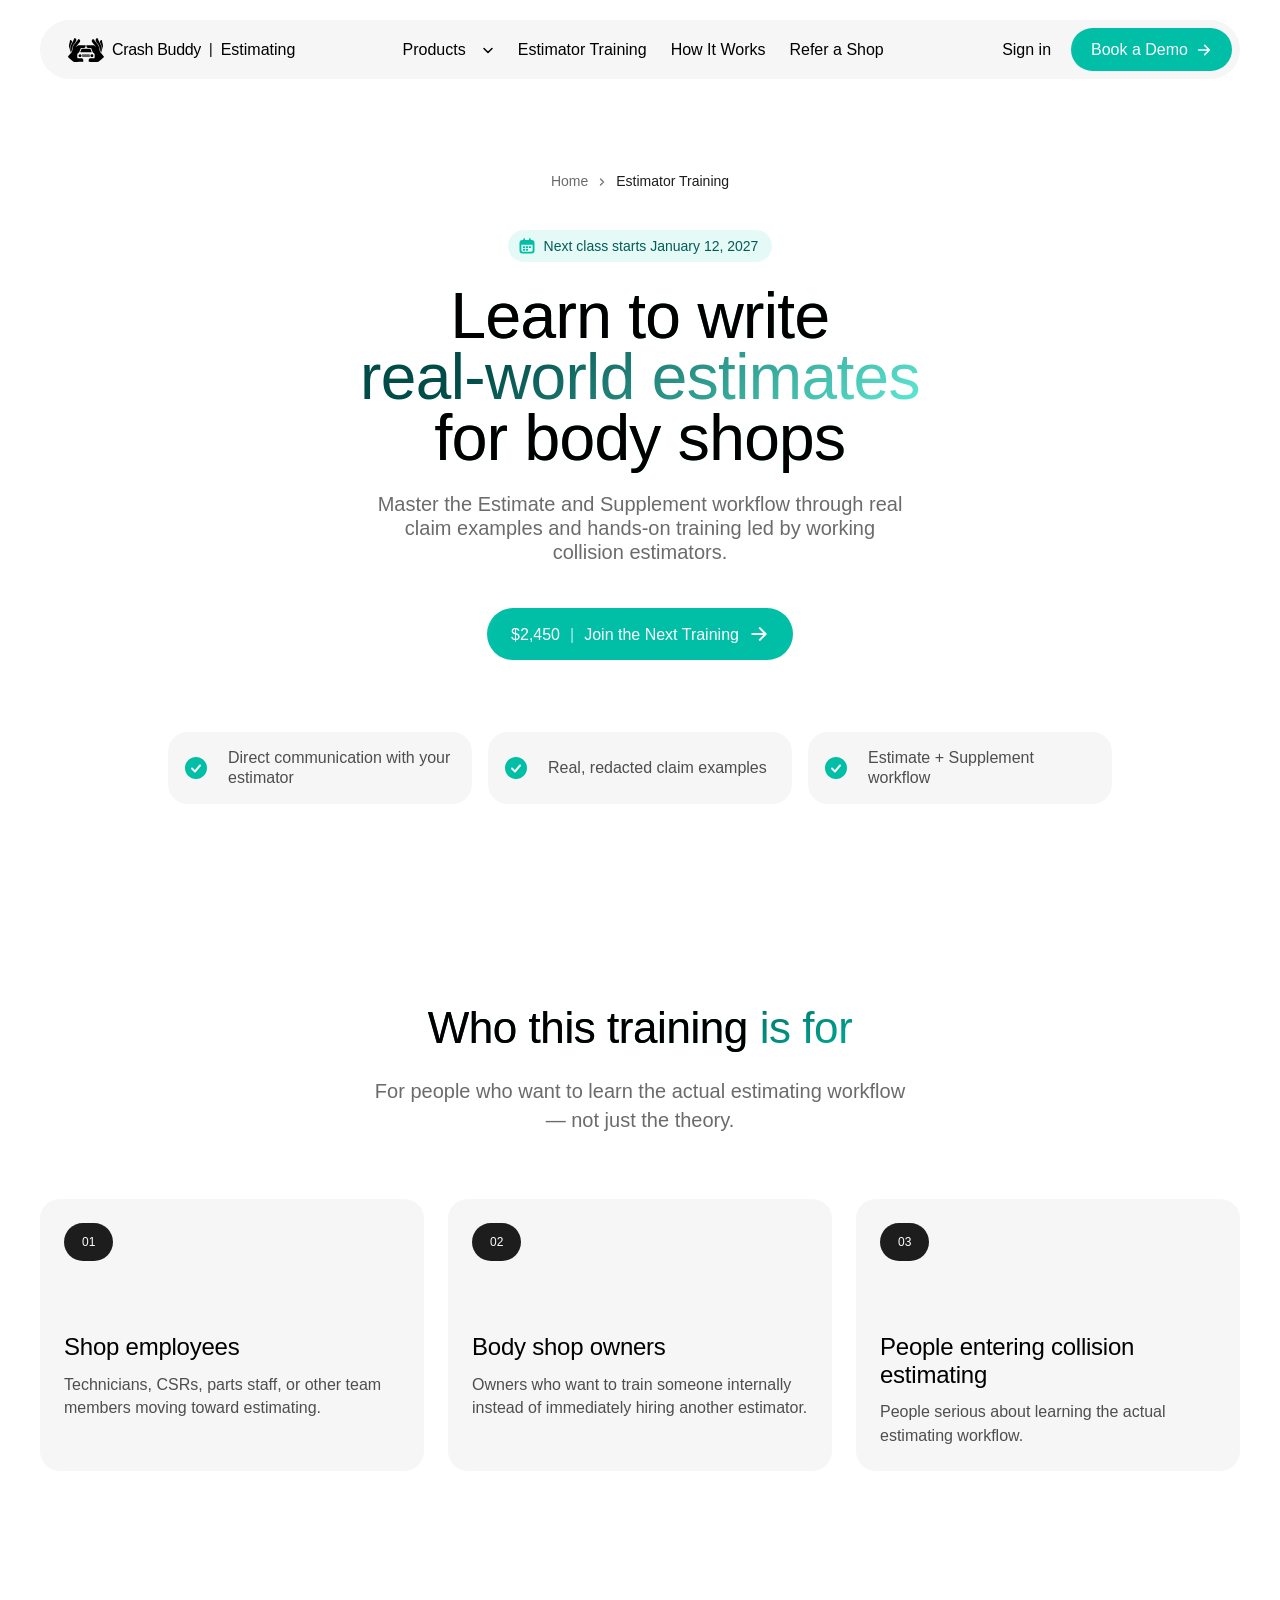
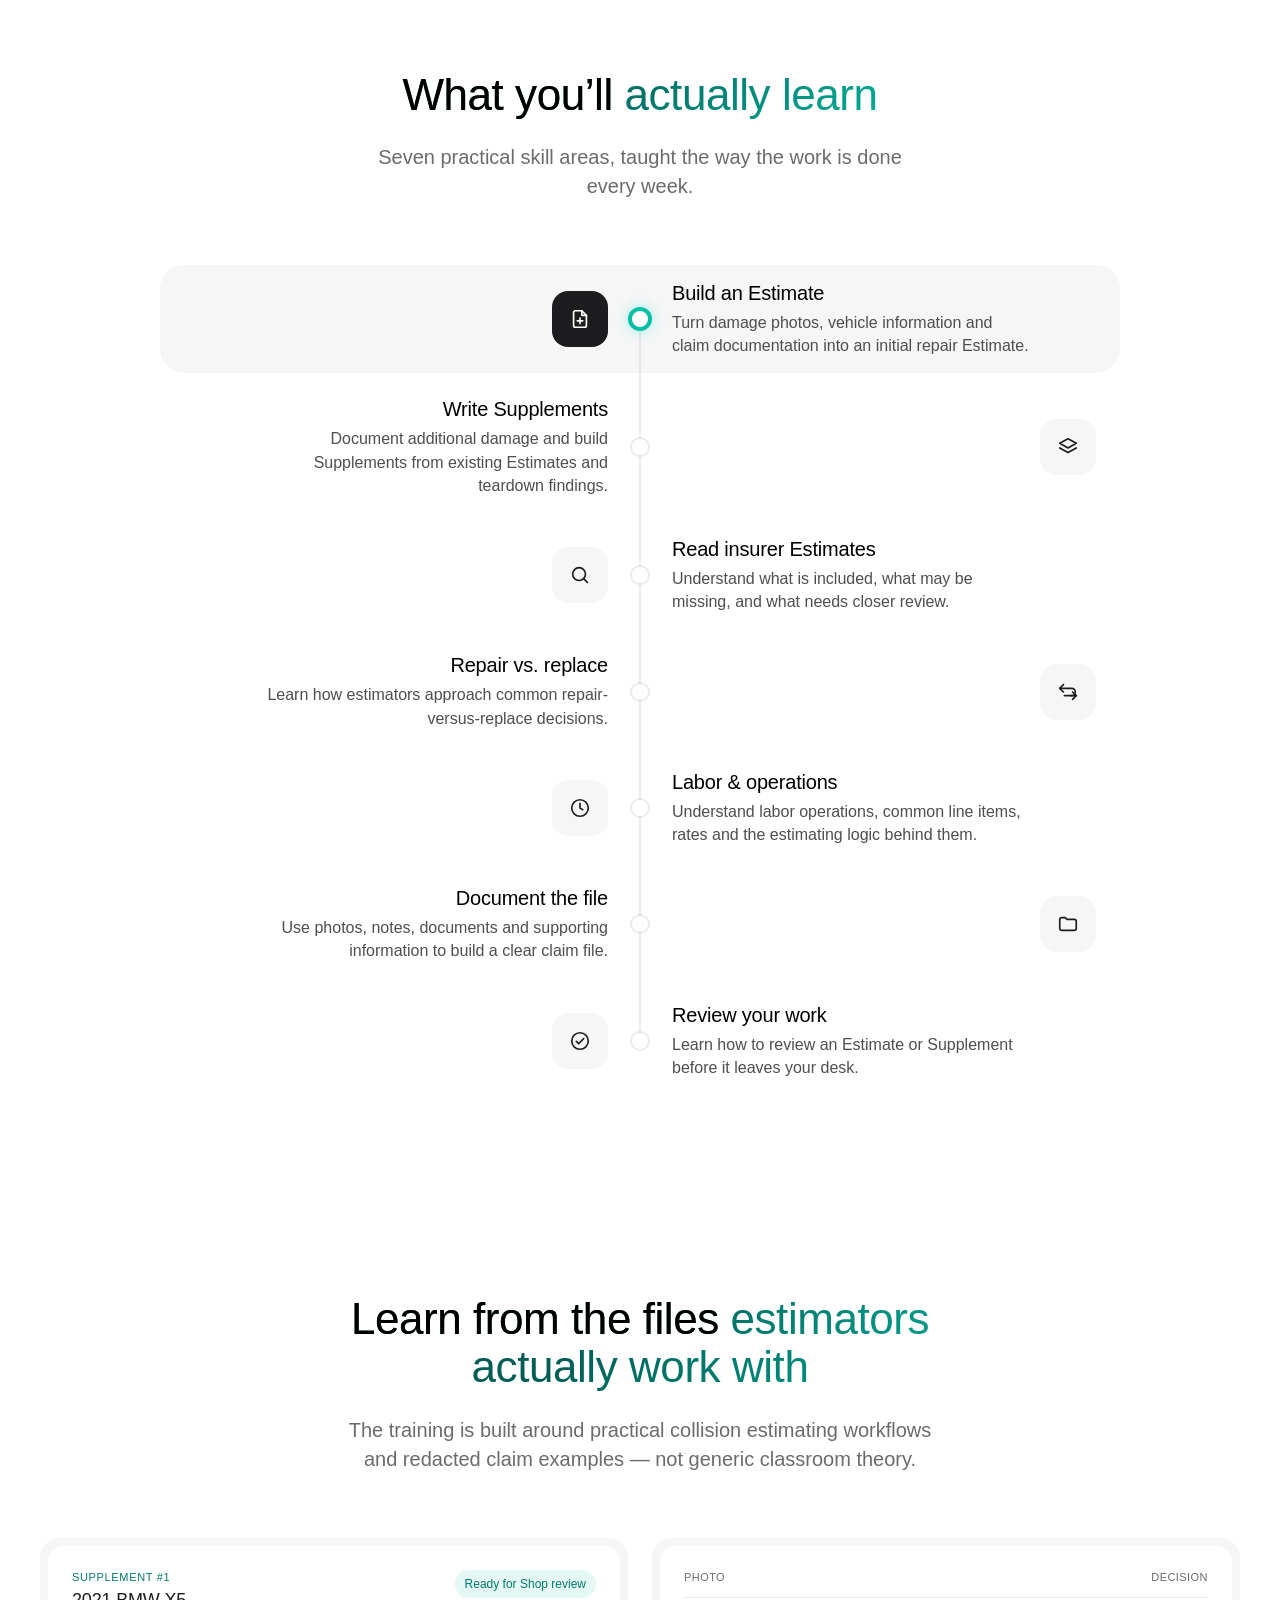
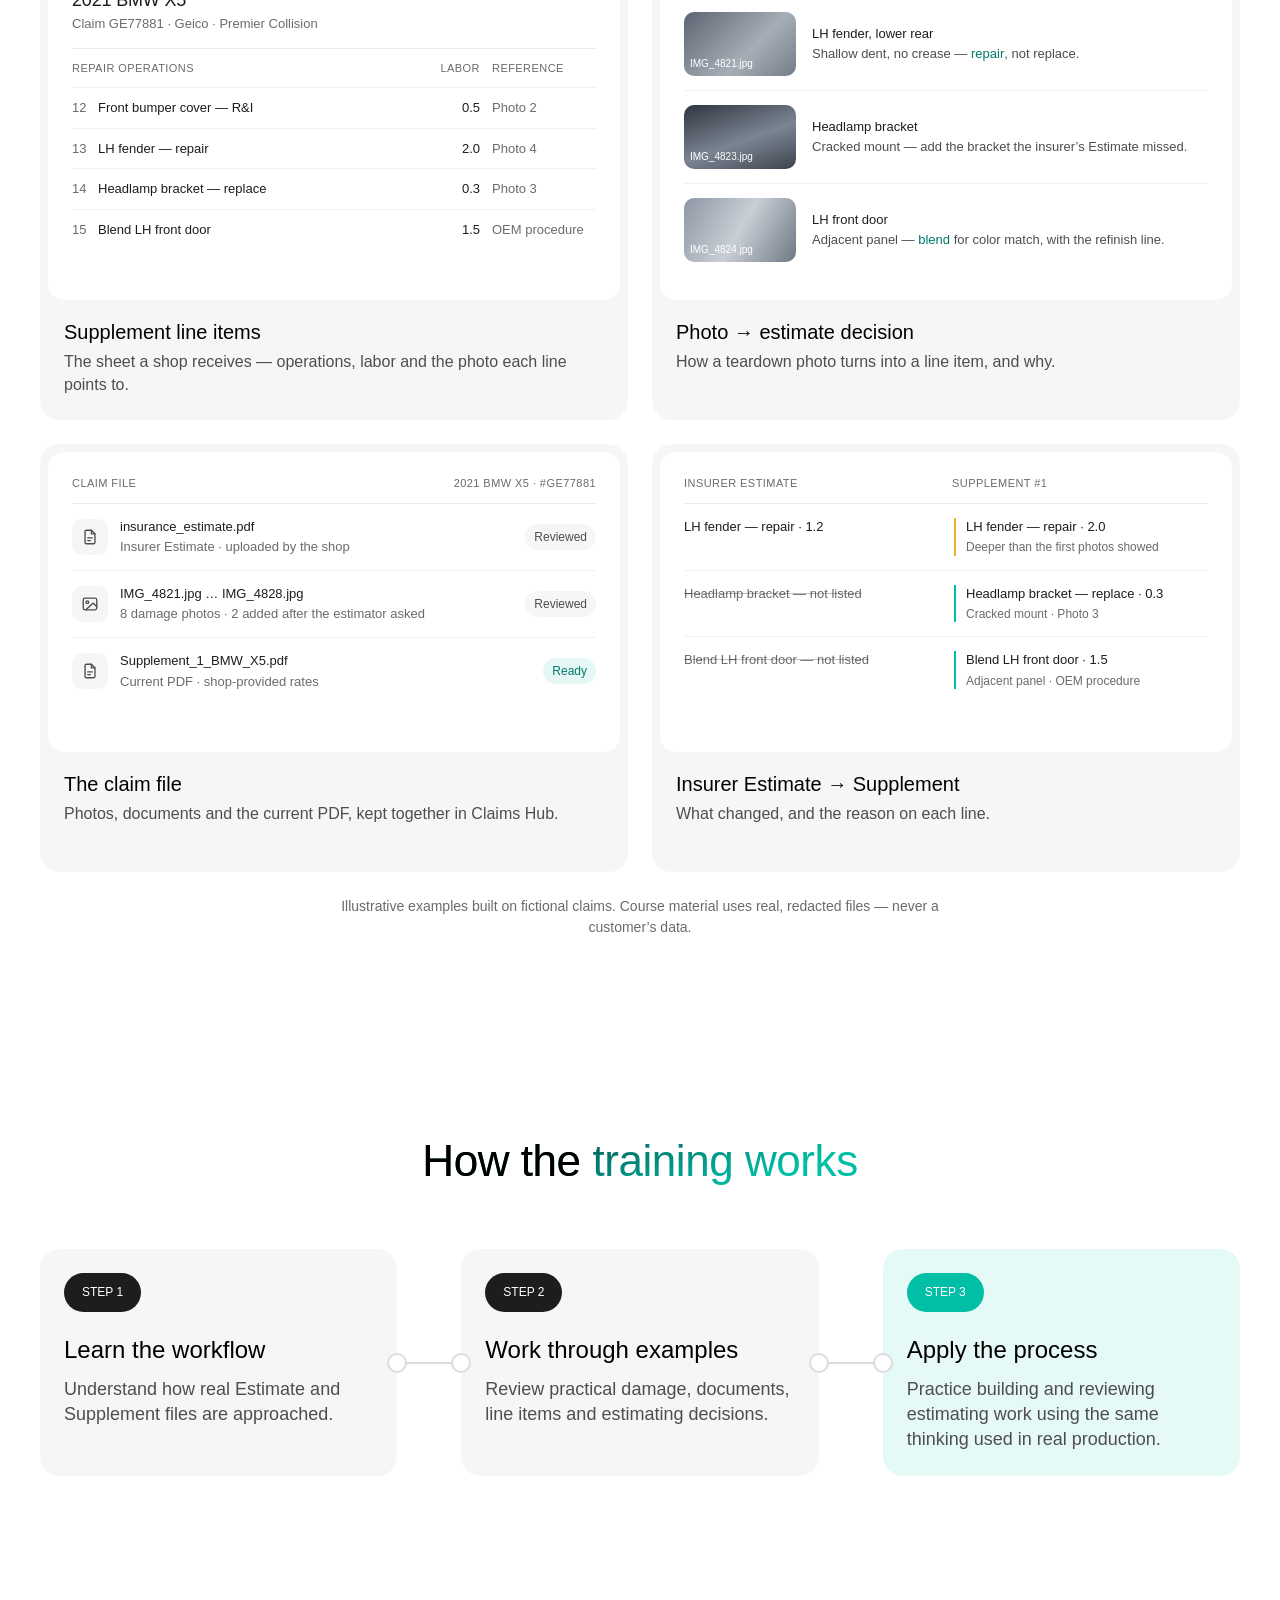
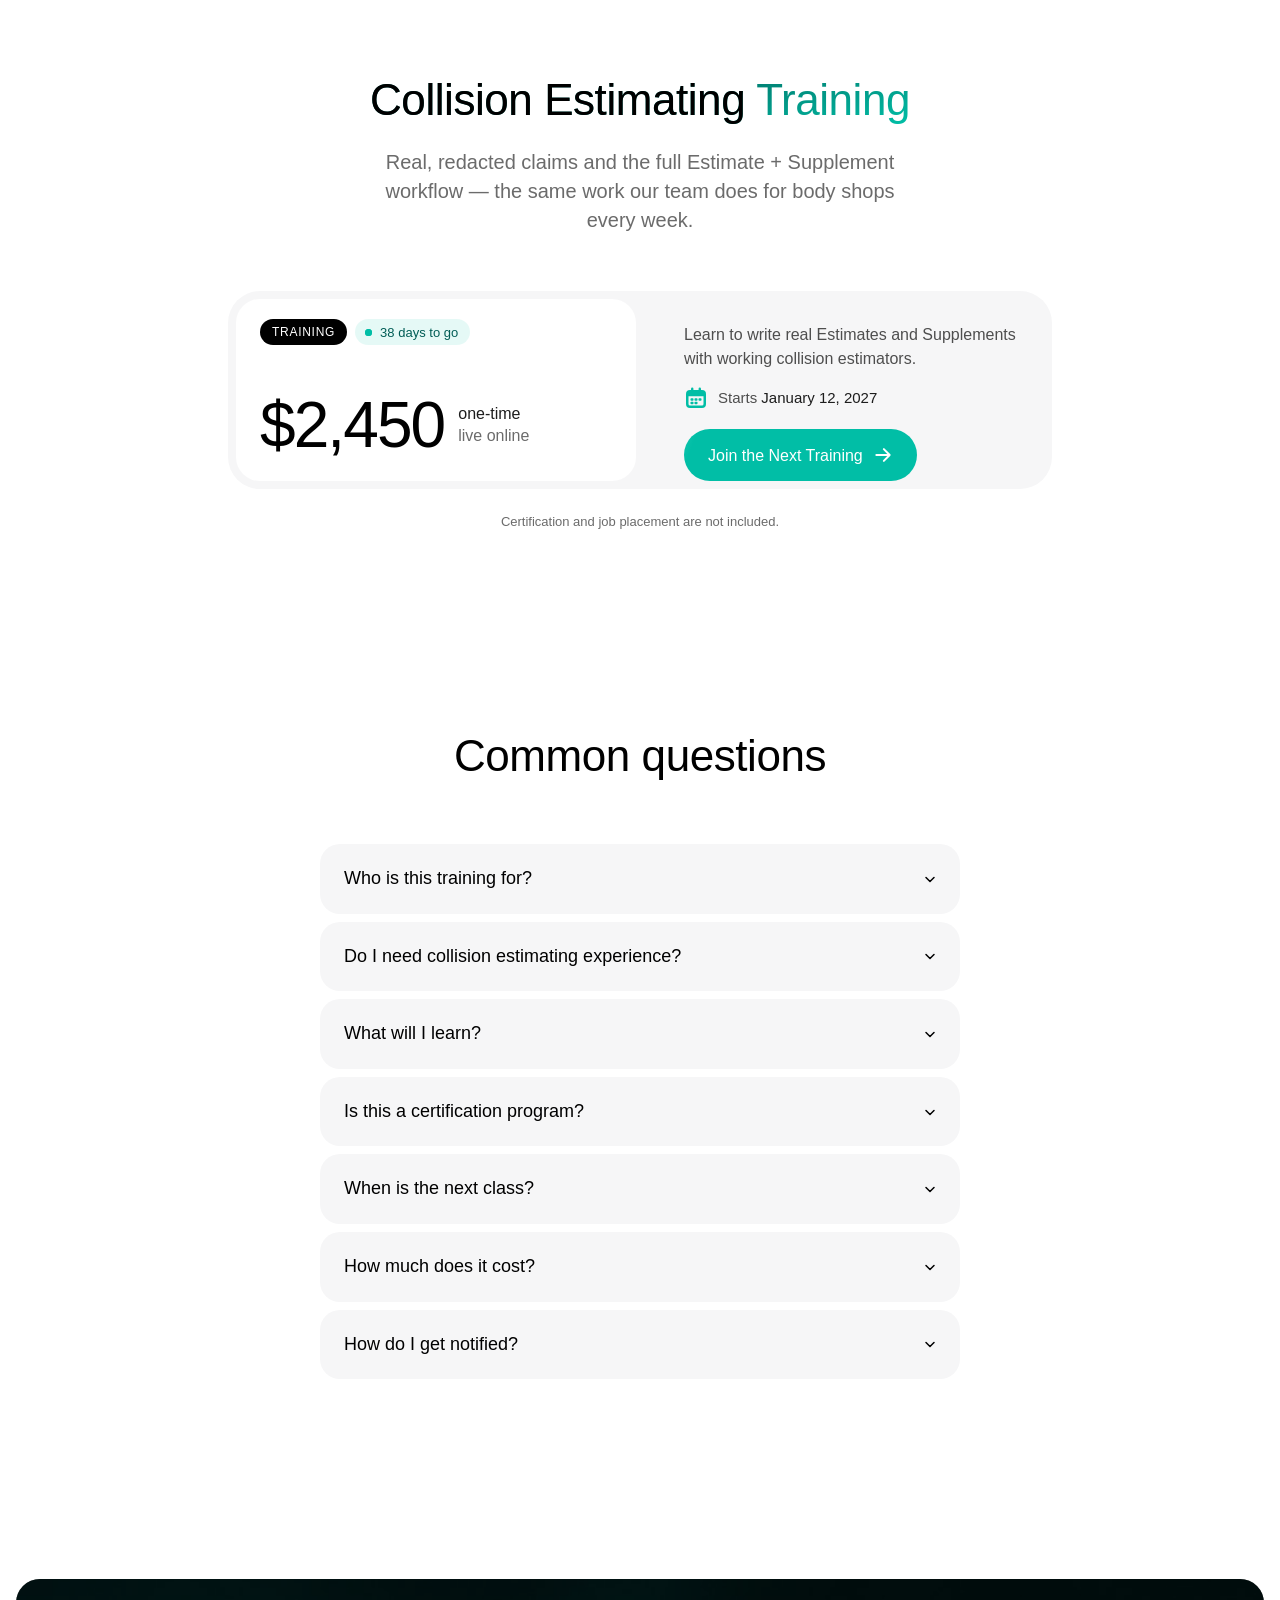
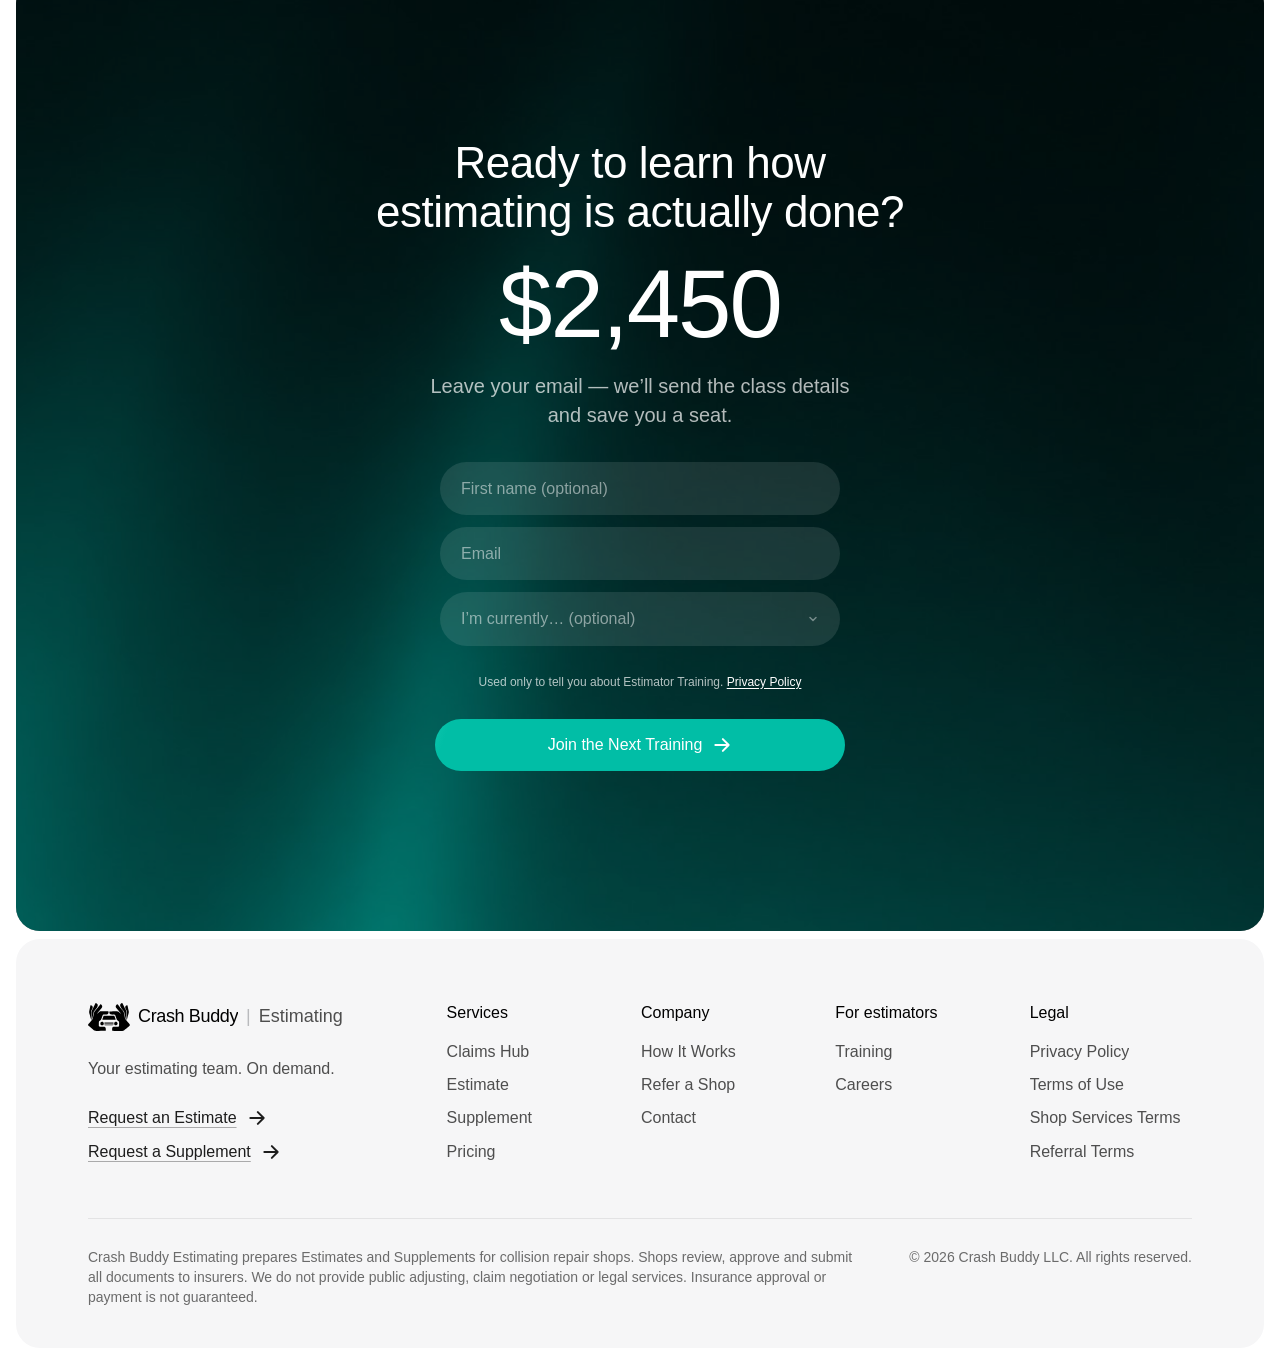
<file: training-b.html>
<!doctype html>
<html lang="en">
<head>
  <meta charset="utf-8">
  <meta name="viewport" content="width=device-width, initial-scale=1">
  <!-- SEO: title, description, canonical, icons, link previews -->
  <title>Collision Estimating Training for Body Shops | Crash Buddy Estimating</title>
  <meta name="description" content="Learn to write real Estimates and Supplements with working collision estimators. Live online, real redacted claims, full Estimate + Supplement workflow. $2,450.">
  <link rel="canonical" href="https://crashbuddyestimating.com/training.html">
  <meta name="robots" content="noindex, follow">
  <meta name="theme-color" content="#ffffff">
  <link rel="icon" href="favicon.ico" sizes="32x32">
  <link rel="icon" href="favicon.svg" type="image/svg+xml">
  <link rel="apple-touch-icon" href="assets/icons/apple-touch-icon.png">
  <link rel="manifest" href="site.webmanifest">
  <meta property="og:type" content="website">
  <meta property="og:site_name" content="Crash Buddy Estimating">
  <meta property="og:locale" content="en_US">
  <meta property="og:title" content="Collision Estimating Training for Body Shops | Crash Buddy Estimating">
  <meta property="og:description" content="Learn to write real Estimates and Supplements with working collision estimators. Live online, real redacted claims, full Estimate + Supplement workflow. $2,450.">
  <meta property="og:url" content="https://crashbuddyestimating.com/training.html">
  <meta property="og:image" content="https://crashbuddyestimating.com/assets/og/og-training.jpg">
  <meta property="og:image:width" content="1200">
  <meta property="og:image:height" content="630">
  <meta property="og:image:alt" content="Collision Estimating Training by Crash Buddy Estimating: learn to write real-world estimates for body shops. $2,450.">
  <meta name="twitter:card" content="summary_large_image">
  <meta name="twitter:title" content="Collision Estimating Training for Body Shops | Crash Buddy Estimating">
  <meta name="twitter:description" content="Learn to write real Estimates and Supplements with working collision estimators. Live online, real redacted claims, full Estimate + Supplement workflow. $2,450.">
  <meta name="twitter:image" content="https://crashbuddyestimating.com/assets/og/og-training.jpg">
  <meta name="twitter:image:alt" content="Collision Estimating Training by Crash Buddy Estimating: learn to write real-world estimates for body shops. $2,450.">
  <!-- /SEO -->
  <link rel="stylesheet" href="styles.css?v=11191510">
  <link rel="stylesheet" href="training.css?v=11182019">
<script type="application/ld+json">{"@context": "https://schema.org", "@type": "BreadcrumbList", "itemListElement": [{"@type": "ListItem", "position": 1, "name": "Home", "item": "https://crashbuddyestimating.com/"}, {"@type": "ListItem", "position": 2, "name": "Estimator Training", "item": "https://crashbuddyestimating.com/training.html"}]}</script>
</head>
<body class="training-page variant-b">

<header class="header">
  <nav class="nav">
    <a href="variant-b.html" class="nav__brand">
      <img src="assets/logo.svg" width="36" height="24" alt="">
      <span class="nav__brand-name">Crash Buddy</span>
      <span class="nav__brand-sep">|</span>
      <span>Estimating</span>
    </a>

    <div class="nav__menu" id="nav-menu">
      <ul class="nav__links">
        <li class="nav__dd">
          <button class="nav__link nav__dd-btn" type="button" aria-expanded="false" aria-controls="products-menu">Products <img src="assets/chevron-down.svg" width="12" height="12" alt=""></button>
          <div class="nav__dd-panel" id="products-menu">
            <div class="nav__dd-list">
              <p class="nav__dd-label">Products</p>
              <a class="nav__dd-item" href="request.html?type=estimate"><span class="nav__dd-row"><b>Estimate</b><b>$105</b></span><span>Vehicle details + photos</span></a>
              <a class="nav__dd-item" href="request.html?type=supplement"><span class="nav__dd-row"><b>Supplement</b><b>$145</b></span><span>Current Estimate + new photos</span></a>
            </div>
            <div class="nav__dd-hub">
              <span class="nav__dd-media"><img src="assets/claims-hub-tablet.webp" width="1455" height="1081" alt="Claims Hub on a tablet" loading="lazy" decoding="async"></span>
              <div class="nav__dd-hub-text">
                <b class="nav__dd-title">Claims Hub</b>
                <span class="nav__dd-desc">One dashboard for every claim — track progress, message your estimator and download finished files.</span>
                <a class="btn btn--sm nav__dd-btn-demo" href="variant-b.html#demo">Book a Demo</a>
              </div>
            </div>
          </div>
        </li>
        <li><a class="nav__link" href="training-b.html" aria-current="page">Estimator Training</a></li>
        <li><a class="nav__link" href="variant-b.html#how-it-works">How It Works</a></li>
        <li><a class="nav__link" href="variant-b.html#refer">Refer a Shop</a></li>
      </ul>
      <div class="nav__actions">
        <a class="nav__signin" href="#">Sign in</a>
        <a class="btn btn--sm" href="variant-b.html#demo">Book a Demo</a>
      </div>
    </div>

    <button class="nav__toggle" type="button" aria-label="Open menu" aria-expanded="false" aria-controls="mnav"><span></span><span></span><span></span></button>
  </nav>
</header>

<!-- Mobile menu: full screen, one list of links (Apple-style) -->
<div class="mnav" id="mnav" aria-hidden="true">
  <div class="mnav__top">
    <a href="variant-b.html" class="nav__brand mnav__brand">
      <img src="assets/logo.svg" width="36" height="24" alt="">
      <span class="nav__brand-name">Crash Buddy</span>
      <span class="nav__brand-sep">|</span>
      <span>Estimating</span>
    </a>
    <button class="mnav__close" type="button" aria-label="Close menu"><span></span><span></span><span></span></button>
  </div>
  <p class="mnav__label">Services</p>
  <nav class="mnav__list" aria-label="Services">
    <a href="request.html?type=estimate"><span>Estimate</span><span class="mnav__price">$105</span></a>
    <a href="request.html?type=supplement"><span>Supplement</span><span class="mnav__price">$145</span></a>
    <a href="training-b.html">Estimator Training</a>
  </nav>
  <nav class="mnav__sub" aria-label="More">
    <a href="variant-b.html#how-it-works">How It Works</a>
    <a href="variant-b.html#refer">Refer a Shop</a>
    <a href="careers.html">Careers</a>
    <a href="variant-b.html#claims-hub">Claims Hub</a>
  </nav>
  <a class="footer__cta mnav__signin" href="#"><span class="footer__cta-text">Sign In</span><span class="btn__arrow" aria-hidden="true"></span></a>
  <a class="btn btn--block mnav__cta" href="variant-b.html#demo">Book a Demo</a>
</div>

<main class="tr">
  <!-- Hero (Figma 104:600) -->
  <section class="tr-hero">
    <nav class="crumbs" aria-label="Breadcrumb"><ol><li><a href="variant-b.html">Home</a></li><li aria-current="page">Estimator Training</li></ol></nav>
    <div class="tr-hero__top">
      <p class="tr-date" data-start="2027-01-12T09:00:00-08:00"><svg viewBox="0 0 24 24" aria-hidden="true"><rect x="7" y="1.5" width="2.4" height="5" rx="1.2" fill="#01BEA6"/><rect x="14.6" y="1.5" width="2.4" height="5" rx="1.2" fill="#01BEA6"/><path fill="#01BEA6" fill-rule="evenodd" d="M6 4h12a4 4 0 0 1 4 4v10a4 4 0 0 1-4 4H6a4 4 0 0 1-4-4V8a4 4 0 0 1 4-4Zm-1.5 6.25v7.75A1.5 1.5 0 0 0 6 19.5h12a1.5 1.5 0 0 0 1.5-1.5v-7.75Z"/><rect x="6.5" y="12.25" width="3" height="2.5" rx=".8" fill="#01BEA6"/><rect x="10.5" y="12.25" width="3" height="2.5" rx=".8" fill="#01BEA6"/><rect x="14.5" y="12.25" width="3" height="2.5" rx=".8" fill="#01BEA6"/><rect x="6.5" y="15.75" width="3" height="2.5" rx=".8" fill="#01BEA6"/><rect x="10.5" y="15.75" width="3" height="2.5" rx=".8" fill="#01BEA6"/></svg><span>Next class starts <b class="tr-date__day">January 12, 2027</b></span></p>
      <h1 class="tr-hero__title tr-hero__title--keep grad-text grad-t">Learn to write <br><span class="hl"><span class="nowrap">real-world estimates</span></span><br>for body shops</h1>
      <p class="tr-hero__lead">Master the Estimate and Supplement workflow through real claim examples and hands-on training led by working collision estimators.</p>
    </div>
    <a class="btn" href="#join">$2,450<span class="btn__sep" aria-hidden="true">|</span>Join the Next Training</a>

    <ul class="tr-points" aria-label="About the training">
      <li>Direct communication with your estimator</li>
      <li>Real, redacted claim examples</li>
      <li>Estimate + Supplement workflow</li>
    </ul>
  </section>

  <!-- Who it's for -->
  <section class="section" id="who">
    <div class="section-head">
      <h2 class="h2 grad-text grad-a">Who this training <span class="hl">is for</span></h2>
      <p class="lead lead--538">For people who want to learn the actual estimating workflow — not just the theory.</p>
    </div>
    <div class="tr-who">
      <article class="tr-card">
        <span class="tag">01</span>
        <div class="tr-card__body">
          <h3 class="tr-card__title">Shop employees</h3>
          <p class="tr-card__text">Technicians, CSRs, parts staff, or other team members moving toward estimating.</p>
        </div>
      </article>
      <article class="tr-card">
        <span class="tag">02</span>
        <div class="tr-card__body">
          <h3 class="tr-card__title">Body shop owners</h3>
          <p class="tr-card__text">Owners who want to train someone internally instead of immediately hiring another estimator.</p>
        </div>
      </article>
      <article class="tr-card">
        <span class="tag">03</span>
        <div class="tr-card__body">
          <h3 class="tr-card__title">People entering collision estimating</h3>
          <p class="tr-card__text">People serious about learning the actual estimating workflow.</p>
        </div>
      </article>
    </div>
  </section>

  <!-- What you'll learn -->
  <section class="section" id="learn">
    <div class="section-head">
      <h2 class="h2 grad-text grad-c">What you’ll <span class="hl">actually learn</span></h2>
      <p class="lead lead--538">Seven practical skill areas, taught the way the work is done every week.</p>
    </div>
    <ol class="tr-tl">
      <li class="tr-tl__item">
        <div class="tr-tl__media"><span class="tr-tl__icon"><svg viewBox="0 0 24 24" width="22" height="22" fill="none" stroke="currentColor" stroke-width="1.8" stroke-linecap="round" stroke-linejoin="round" aria-hidden="true"><path d="M14 3H7a2 2 0 0 0-2 2v14a2 2 0 0 0 2 2h10a2 2 0 0 0 2-2V8z"/><path d="M14 3v5h5M12 11v6M9 14h6"/></svg></span></div>
        <span class="tr-tl__dot" aria-hidden="true"></span>
        <div class="tr-tl__text"><b>Build an Estimate</b><p>Turn damage photos, vehicle information and claim documentation into an initial repair Estimate.</p></div>
      </li>
      <li class="tr-tl__item">
        <div class="tr-tl__media"><span class="tr-tl__icon"><svg viewBox="0 0 24 24" width="22" height="22" fill="none" stroke="currentColor" stroke-width="1.8" stroke-linecap="round" stroke-linejoin="round" aria-hidden="true"><path d="m12 3 9 5-9 5-9-5z"/><path d="m3 13 9 5 9-5"/></svg></span></div>
        <span class="tr-tl__dot" aria-hidden="true"></span>
        <div class="tr-tl__text"><b>Write Supplements</b><p>Document additional damage and build Supplements from existing Estimates and teardown findings.</p></div>
      </li>
      <li class="tr-tl__item">
        <div class="tr-tl__media"><span class="tr-tl__icon"><svg viewBox="0 0 24 24" width="22" height="22" fill="none" stroke="currentColor" stroke-width="1.8" stroke-linecap="round" stroke-linejoin="round" aria-hidden="true"><circle cx="11" cy="11" r="7"/><path d="m20 20-4-4"/></svg></span></div>
        <span class="tr-tl__dot" aria-hidden="true"></span>
        <div class="tr-tl__text"><b>Read insurer Estimates</b><p>Understand what is included, what may be missing, and what needs closer review.</p></div>
      </li>
      <li class="tr-tl__item">
        <div class="tr-tl__media"><span class="tr-tl__icon"><svg viewBox="0 0 24 24" width="22" height="22" fill="none" stroke="currentColor" stroke-width="1.8" stroke-linecap="round" stroke-linejoin="round" aria-hidden="true"><path d="M7 4 3 8l4 4"/><path d="M3 8h13a4 4 0 0 1 0 8h-1"/><path d="m17 20 4-4-4-4"/><path d="M21 16H8"/></svg></span></div>
        <span class="tr-tl__dot" aria-hidden="true"></span>
        <div class="tr-tl__text"><b>Repair vs. replace</b><p>Learn how estimators approach common repair-versus-replace decisions.</p></div>
      </li>
      <li class="tr-tl__item">
        <div class="tr-tl__media"><span class="tr-tl__icon"><svg viewBox="0 0 24 24" width="22" height="22" fill="none" stroke="currentColor" stroke-width="1.8" stroke-linecap="round" stroke-linejoin="round" aria-hidden="true"><circle cx="12" cy="12" r="9"/><path d="M12 7v5l3 2"/></svg></span></div>
        <span class="tr-tl__dot" aria-hidden="true"></span>
        <div class="tr-tl__text"><b>Labor &amp; operations</b><p>Understand labor operations, common line items, rates and the estimating logic behind them.</p></div>
      </li>
      <li class="tr-tl__item">
        <div class="tr-tl__media"><span class="tr-tl__icon"><svg viewBox="0 0 24 24" width="22" height="22" fill="none" stroke="currentColor" stroke-width="1.8" stroke-linecap="round" stroke-linejoin="round" aria-hidden="true"><path d="M3 7a2 2 0 0 1 2-2h4l2 2h8a2 2 0 0 1 2 2v8a2 2 0 0 1-2 2H5a2 2 0 0 1-2-2z"/></svg></span></div>
        <span class="tr-tl__dot" aria-hidden="true"></span>
        <div class="tr-tl__text"><b>Document the file</b><p>Use photos, notes, documents and supporting information to build a clear claim file.</p></div>
      </li>
      <li class="tr-tl__item">
        <div class="tr-tl__media"><span class="tr-tl__icon"><svg viewBox="0 0 24 24" width="22" height="22" fill="none" stroke="currentColor" stroke-width="1.8" stroke-linecap="round" stroke-linejoin="round" aria-hidden="true"><circle cx="12" cy="12" r="9"/><path d="m8 12.5 2.5 2.5L16 9.5"/></svg></span></div>
        <span class="tr-tl__dot" aria-hidden="true"></span>
        <div class="tr-tl__text"><b>Review your work</b><p>Learn how to review an Estimate or Supplement before it leaves your desk.</p></div>
      </li>
    </ol>
  </section>

  <!-- Real work -->
  <section class="section" id="work">
    <div class="section-head">
      <h2 class="h2 grad-text grad-b">Learn from the files <span class="hl">estimators actually work with</span></h2>
      <p class="lead lead--604">The training is built around practical collision estimating workflows and redacted claim examples — not generic classroom theory.</p>
    </div>

    <div class="tr-work">
      <figure class="tr-fig">
        <div class="tr-mock" aria-hidden="true">
          <div class="tr-mock__in">
          <div class="mk-head">
            <div><span class="mk-kicker">Supplement #1</span><b>2021 BMW X5</b><span class="mk-sub">Claim GE77881 · Geico · Premier Collision</span></div>
            <span class="mk-status">Ready for Shop review</span>
          </div>
          <div class="mk-table">
            <div class="mk-tr mk-th"><span>Repair operations</span><span>Labor</span><span>Reference</span></div>
            <div class="mk-tr"><span><i>12</i>Front bumper cover — R&amp;I</span><span>0.5</span><span>Photo 2</span></div>
            <div class="mk-tr"><span><i>13</i>LH fender — repair</span><span>2.0</span><span>Photo 4</span></div>
            <div class="mk-tr"><span><i>14</i>Headlamp bracket — replace</span><span>0.3</span><span>Photo 3</span></div>
            <div class="mk-tr"><span><i>15</i>Blend LH front door</span><span>1.5</span><span>OEM procedure</span></div>
          </div>
          </div>
        </div>
        <figcaption><b>Supplement line items</b><span>The sheet a shop receives — operations, labor and the photo each line points to.</span></figcaption>
      </figure>

      <figure class="tr-fig">
        <div class="tr-mock" aria-hidden="true">
          <div class="tr-mock__in">
          <div class="mk-cols"><span>Photo</span><span>Decision</span></div>
          <div class="mk-row"><span class="mk-ph mk-ph--1"><b>IMG_4821.jpg</b></span><div><b>LH fender, lower rear</b><span>Shallow dent, no crease — <em>repair</em>, not replace.</span></div></div>
          <div class="mk-row"><span class="mk-ph mk-ph--3"><b>IMG_4823.jpg</b></span><div><b>Headlamp bracket</b><span>Cracked mount — add the bracket the insurer’s Estimate missed.</span></div></div>
          <div class="mk-row"><span class="mk-ph mk-ph--4"><b>IMG_4824.jpg</b></span><div><b>LH front door</b><span>Adjacent panel — <em>blend</em> for color match, with the refinish line.</span></div></div>
          </div>
        </div>
        <figcaption><b>Photo → estimate decision</b><span>How a teardown photo turns into a line item, and why.</span></figcaption>
      </figure>

      <figure class="tr-fig">
        <div class="tr-mock" aria-hidden="true">
          <div class="tr-mock__in">
          <div class="mk-cols"><span>Claim file</span><span>2021 BMW X5 · #GE77881</span></div>
          <div class="mk-file"><i class="mk-ic mk-ic--doc"></i><div><b>insurance_estimate.pdf</b><span>Insurer Estimate · uploaded by the shop</span></div><em>Reviewed</em></div>
          <div class="mk-file"><i class="mk-ic mk-ic--img"></i><div><b>IMG_4821.jpg … IMG_4828.jpg</b><span>8 damage photos · 2 added after the estimator asked</span></div><em>Reviewed</em></div>
          <div class="mk-file"><i class="mk-ic mk-ic--doc"></i><div><b>Supplement_1_BMW_X5.pdf</b><span>Current PDF · shop-provided rates</span></div><em class="mk-ok">Ready</em></div>
          </div>
        </div>
        <figcaption><b>The claim file</b><span>Photos, documents and the current PDF, kept together in Claims Hub.</span></figcaption>
      </figure>

      <figure class="tr-fig">
        <div class="tr-mock" aria-hidden="true">
          <div class="tr-mock__in">
          <div class="mk-cols mk-cols--2"><span>Insurer Estimate</span><span>Supplement #1</span></div>
          <div class="mk-cmp"><span>LH fender — repair · 1.2</span><span class="mk-chg">LH fender — repair · 2.0<em>Deeper than the first photos showed</em></span></div>
          <div class="mk-cmp"><span class="mk-miss">Headlamp bracket — not listed</span><span class="mk-add">Headlamp bracket — replace · 0.3<em>Cracked mount · Photo 3</em></span></div>
          <div class="mk-cmp"><span class="mk-miss">Blend LH front door — not listed</span><span class="mk-add">Blend LH front door · 1.5<em>Adjacent panel · OEM procedure</em></span></div>
          </div>
        </div>
        <figcaption><b>Insurer Estimate → Supplement</b><span>What changed, and the reason on each line.</span></figcaption>
      </figure>
    </div>
    <p class="tr-fine">Illustrative examples built on fictional claims. Course material uses real, redacted files — never a customer’s data.</p>
  </section>

  <!-- How it works -->
  <section class="section" id="how">
    <div class="section-head">
      <h2 class="h2 grad-text grad-e">How the <span class="hl">training works</span></h2>
    </div>
    <div class="tr-flow" data-scrollline>
      <article class="tr-step">
        <span class="tag">Step 1</span>
        <div class="tr-step__item">
          <h3 class="tr-step__title">Learn the workflow</h3>
          <p class="tr-step__text">Understand how real Estimate and Supplement files are approached.</p>
        </div>
      </article>
      <i class="tr-flow__link tr-flow__link--ink" data-line aria-hidden="true"><i></i><b></b></i>
      <article class="tr-step">
        <span class="tag">Step 2</span>
        <div class="tr-step__item">
          <h3 class="tr-step__title">Work through examples</h3>
          <p class="tr-step__text">Review practical damage, documents, line items and estimating decisions.</p>
        </div>
      </article>
      <i class="tr-flow__link tr-flow__link--mix" data-line aria-hidden="true"><i></i><b></b></i>
      <article class="tr-step tr-step--accent">
        <span class="tag tag--accent">Step 3</span>
        <div class="tr-step__item">
          <h3 class="tr-step__title">Apply the process</h3>
          <p class="tr-step__text">Practice building and reviewing estimating work using the same thinking used in real production.</p>
        </div>
      </article>
    </div>
  </section>

  <!-- Price -->
  <section class="section pricing" id="price">
    <div class="section-head">
      <h2 class="h2 grad-text grad-d">Collision Estimating <span class="hl">Training</span></h2>
      <p class="lead lead--538">Real, redacted claims and the full Estimate + Supplement workflow — the same work our team does for body shops every week.</p>
    </div>

    <article class="tc">
      <div class="tc__top">
        <div class="tc__tags">
          <span class="tc__tag">Training</span>
          <div class="cd tr-start" data-start="2027-01-12T09:00:00-08:00">
            <button class="cd__pill" type="button" aria-expanded="false" aria-controls="cd-pop"><i class="live" aria-hidden="true"></i><span><span class="cd__days">55 days</span> to go</span></button>
            <div class="cd__pop" id="cd-pop">
              <p class="tr-start__date" hidden><b></b></p>
              <div class="tr-timer" role="timer" aria-live="off">
                <span class="tr-timer__unit"><b data-u="d">00</b><small>Days</small></span>
                <span class="tr-timer__unit"><b data-u="h">00</b><small>Hrs</small></span>
                <span class="tr-timer__unit"><b data-u="m">00</b><small>Min</small></span>
                <span class="tr-timer__unit"><b data-u="s">00</b><small>Sec</small></span>
              </div>
            </div>
          </div>
        </div>
        <p class="tc__price">
          <span class="tc__amount">$2,450</span>
          <span class="tc__meta"><b>one-time</b><span>live online</span></span>
        </p>
      </div>
      <div class="tc__side">
        <p class="tc__desc">Learn to write real Estimates and Supplements with working collision estimators.</p>
        <p class="tc__date"><svg viewBox="0 0 24 24" aria-hidden="true"><rect x="7" y="1.5" width="2.4" height="5" rx="1.2" fill="#01BEA6"/><rect x="14.6" y="1.5" width="2.4" height="5" rx="1.2" fill="#01BEA6"/><path fill="#01BEA6" fill-rule="evenodd" d="M6 4h12a4 4 0 0 1 4 4v10a4 4 0 0 1-4 4H6a4 4 0 0 1-4-4V8a4 4 0 0 1 4-4Zm-1.5 6.25v7.75A1.5 1.5 0 0 0 6 19.5h12a1.5 1.5 0 0 0 1.5-1.5v-7.75Z"/><rect x="6.5" y="12.25" width="3" height="2.5" rx=".8" fill="#01BEA6"/><rect x="10.5" y="12.25" width="3" height="2.5" rx=".8" fill="#01BEA6"/><rect x="14.5" y="12.25" width="3" height="2.5" rx=".8" fill="#01BEA6"/><rect x="6.5" y="15.75" width="3" height="2.5" rx=".8" fill="#01BEA6"/><rect x="10.5" y="15.75" width="3" height="2.5" rx=".8" fill="#01BEA6"/></svg><span>Starts <b class="tc__start">January 12, 2027</b></span></p>
        <a class="btn btn--block" href="#join">Join the Next Training</a>
      </div>
    </article>

    <p class="tc-fine">Certification and job placement are not included.</p>
  </section>

  <!-- FAQ -->
  <section class="section faq" id="faq">
    <h2 class="h2 faq__title">Common questions</h2>
    <div class="faq__list">
      <details class="faq__item">
        <summary>Who is this training for?</summary>
        <div class="faq__answer"><p>Shop employees moving toward estimating, body shop owners who want to train someone internally, and people entering collision estimating.</p></div>
      </details>
      <details class="faq__item">
        <summary>Do I need collision estimating experience?</summary>
        <div class="faq__answer"><p>No. Shop or collision repair experience helps, but the training starts from the actual workflow, not from prior estimating experience.</p></div>
      </details>
      <details class="faq__item">
        <summary>What will I learn?</summary>
        <div class="faq__answer"><p>How Estimates and Supplements are actually built: reading the claim and the insurer’s Estimate, repair vs. replace decisions, labor and operations, documenting the file, and reviewing your own work.</p></div>
      </details>
      <details class="faq__item">
        <summary>Is this a certification program?</summary>
        <div class="faq__answer"><p>No. It is practical skills training from working estimators; it does not include a certification or job placement.</p></div>
      </details>
      <details class="faq__item">
        <summary>When is the next class?</summary>
        <div class="faq__answer"><p>The date is shown at the top of this page. Join the list and we’ll email you the details.</p></div>
      </details>
      <details class="faq__item">
        <summary>How much does it cost?</summary>
        <div class="faq__answer"><p>$2,450.</p></div>
      </details>
      <details class="faq__item">
        <summary>How do I get notified?</summary>
        <div class="faq__answer"><p>Click “Join the Next Training” and leave your email. That’s all we need.</p></div>
      </details>
    </div>
  </section>

  <!-- Final CTA: dark card with the email form -->
  <section class="cta tr-join" id="join">
    <div class="cta__card tr-join__card">
      <div class="cta__inner">
        <div class="cta__head">
          <h2 class="h2 cta__title">Ready to learn how<br>estimating is actually done?</h2>
          <p class="tr-join__price">$2,450</p>
          <p class="cta__lead">Leave your email — we’ll send the class details <br>and save you a seat.</p>
        </div>
        <form class="cta__form tr-join__form" action="#" method="post" novalidate>
          <div class="float">
            <input class="field" id="t-name" name="name" type="text" autocomplete="given-name" placeholder=" ">
            <fieldset class="float__line" aria-hidden="true"><legend><span>First name (optional)</span></legend></fieldset>
            <label class="float__label" for="t-name">First name (optional)</label>
          </div>
          <div class="float">
            <input class="field" id="t-email" name="email" type="email" autocomplete="email" required placeholder=" ">
            <fieldset class="float__line" aria-hidden="true"><legend><span>Email</span></legend></fieldset>
            <label class="float__label" for="t-email">Email</label>
          </div>
          <div class="tr-select">
            <select class="field" id="t-role" name="role" aria-label="I’m currently… (optional)">
              <option value="">I’m currently… (optional)</option>
              <option>Working in a body shop</option>
              <option>Body shop owner / manager</option>
              <option>New to collision estimating</option>
              <option>Other</option>
            </select>
          </div>
          <p class="cta__note">Used only to tell you about Estimator Training. <a href="privacy.html">Privacy Policy</a></p>
          <button class="btn btn--block" type="submit">Join the Next Training</button>
        </form>
        <div class="tr-join__done" hidden>
          <span class="tr-join__icon" aria-hidden="true"></span>
          <p class="tr-join__done-title">You’re on the list.</p>
          <p class="cta__lead">We’ll email <b class="tr-join__email"></b> when enrollment opens.</p>
        </div>
      </div>
    </div>
  </section>
</main>

<footer class="footer">
  <div class="footer__card">
    <div class="footer__top">
      <div class="footer__brand">
        <a href="variant-b.html" class="footer__logo">
          <img src="assets/logo.svg" width="36" height="24" alt="">
          <span class="footer__logo-name">Crash Buddy</span>
          <span class="footer__logo-sep">|</span>
          <span class="footer__logo-sub">Estimating</span>
        </a>
        <p class="footer__tagline">Your estimating team. On demand.</p>
        <div class="footer__actions">
          <a class="footer__cta" href="request.html?type=estimate"><span class="footer__cta-text">Request an Estimate</span><span class="btn__arrow" aria-hidden="true"></span></a>
          <a class="footer__cta" href="request.html?type=supplement"><span class="footer__cta-text">Request a Supplement</span><span class="btn__arrow" aria-hidden="true"></span></a>
        </div>
      </div>

      <nav class="footer__nav" aria-label="Footer">
        <div class="footer__col">
          <p class="footer__heading">Services</p>
          <ul>
            <li><a href="variant-b.html#claims-hub">Claims Hub</a></li>
            <li><a href="request.html?type=estimate">Estimate</a></li>
            <li><a href="request.html?type=supplement">Supplement</a></li>
            <li><a href="variant-b.html#pricing">Pricing</a></li>
          </ul>
        </div>
        <div class="footer__col">
          <p class="footer__heading">Company</p>
          <ul>
            <li><a href="variant-b.html#how-it-works">How It Works</a></li>
            <li><a href="variant-b.html#refer">Refer a Shop</a></li>
            <li><a href="variant-b.html#demo">Contact</a></li>
          </ul>
        </div>
        <div class="footer__col">
          <p class="footer__heading">For estimators</p>
          <ul>
            <li><a href="training-b.html">Training</a></li>
            <li><a href="careers.html">Careers</a></li>
          </ul>
        </div>
        <div class="footer__col">
          <p class="footer__heading">Legal</p>
          <ul>
            <li><a href="privacy.html">Privacy Policy</a></li>
            <li><a href="terms.html">Terms of Use</a></li>
            <li><a href="shop-services-terms.html">Shop Services Terms</a></li>
            <li><a href="referral-terms.html">Referral Terms</a></li>
          </ul>
        </div>
      </nav>
    </div>

    <div class="footer__bottom">
      <p class="footer__disclaimer">Crash Buddy Estimating prepares Estimates and Supplements for collision repair shops. Shops review, approve and submit all documents to insurers. We do not provide public adjusting, claim negotiation or legal services. Insurance approval or payment is not guaranteed.</p>
      <p class="footer__copy">© 2026 Crash Buddy LLC. All rights reserved.</p>
    </div>
  </div>
</footer>

<script src="script.js?v=11182019"></script>
<script src="training.js?v=11182019"></script>
</body>
</html>
</file>
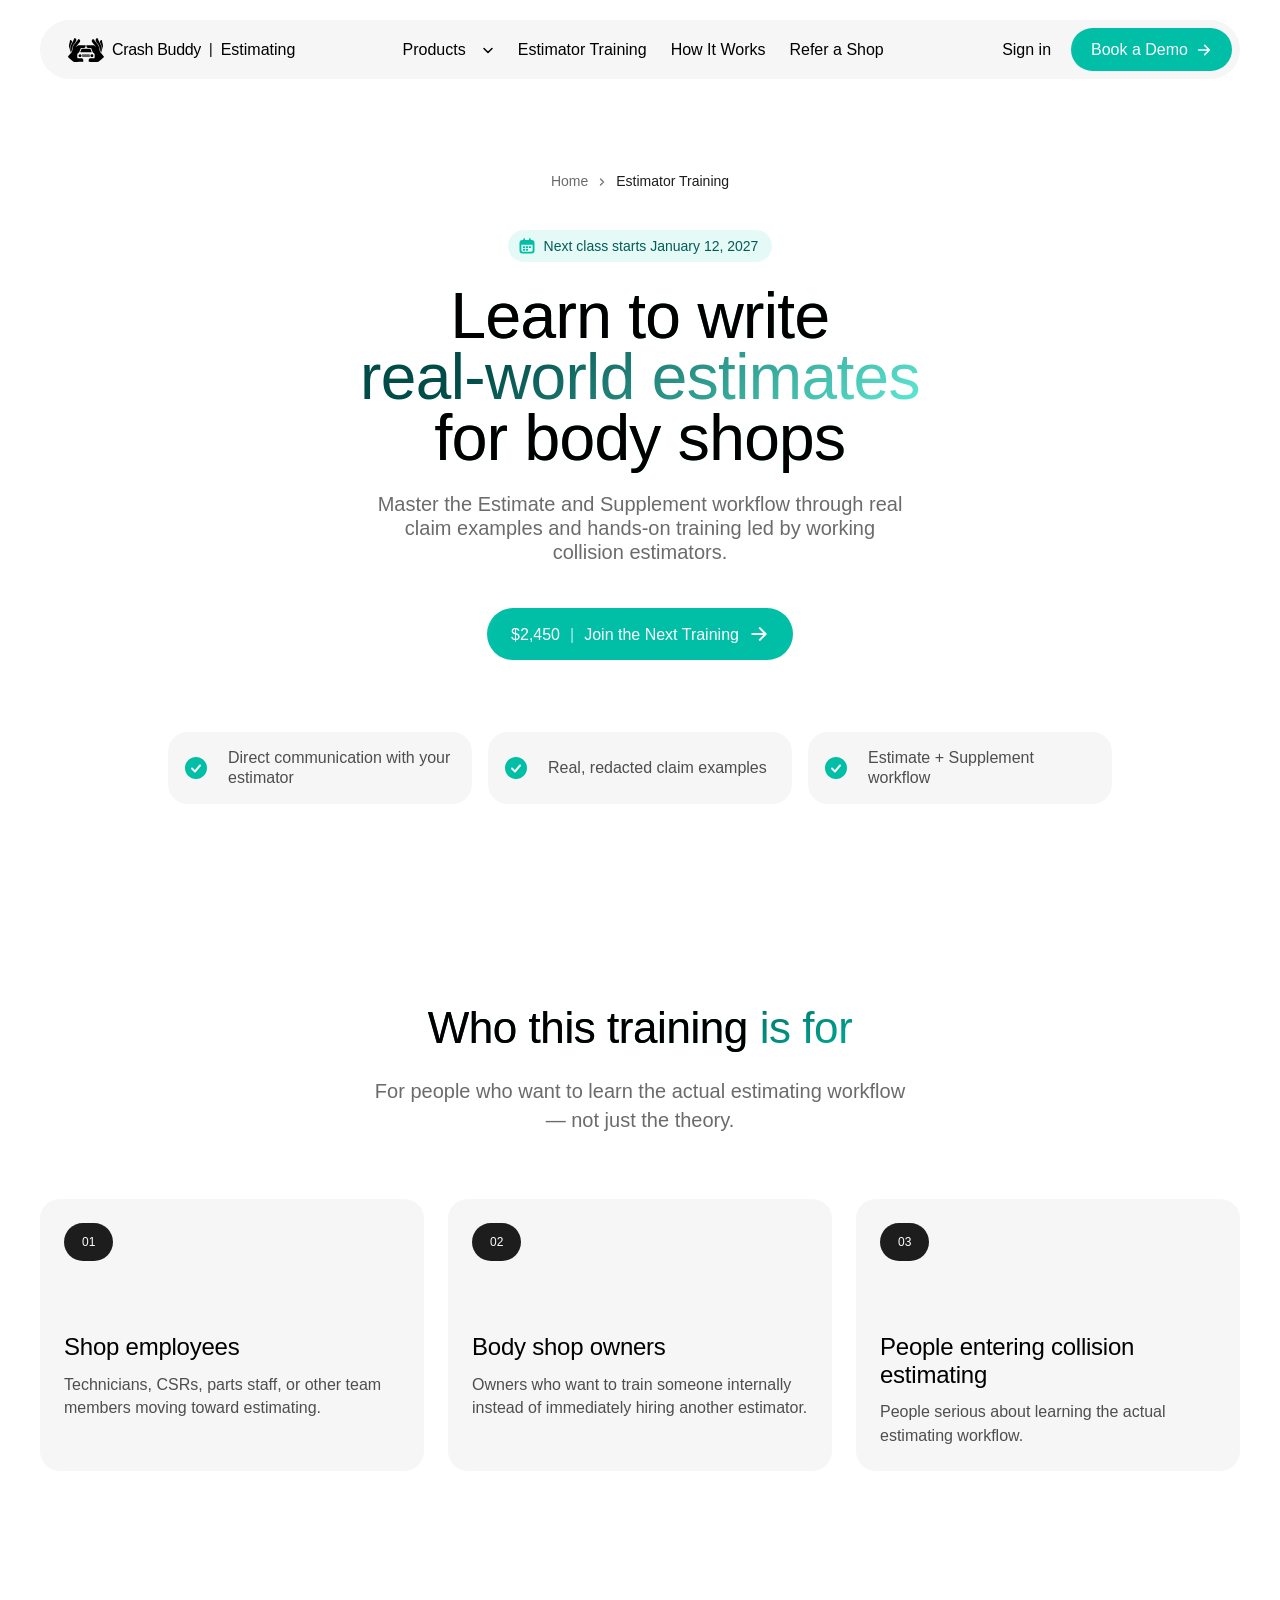
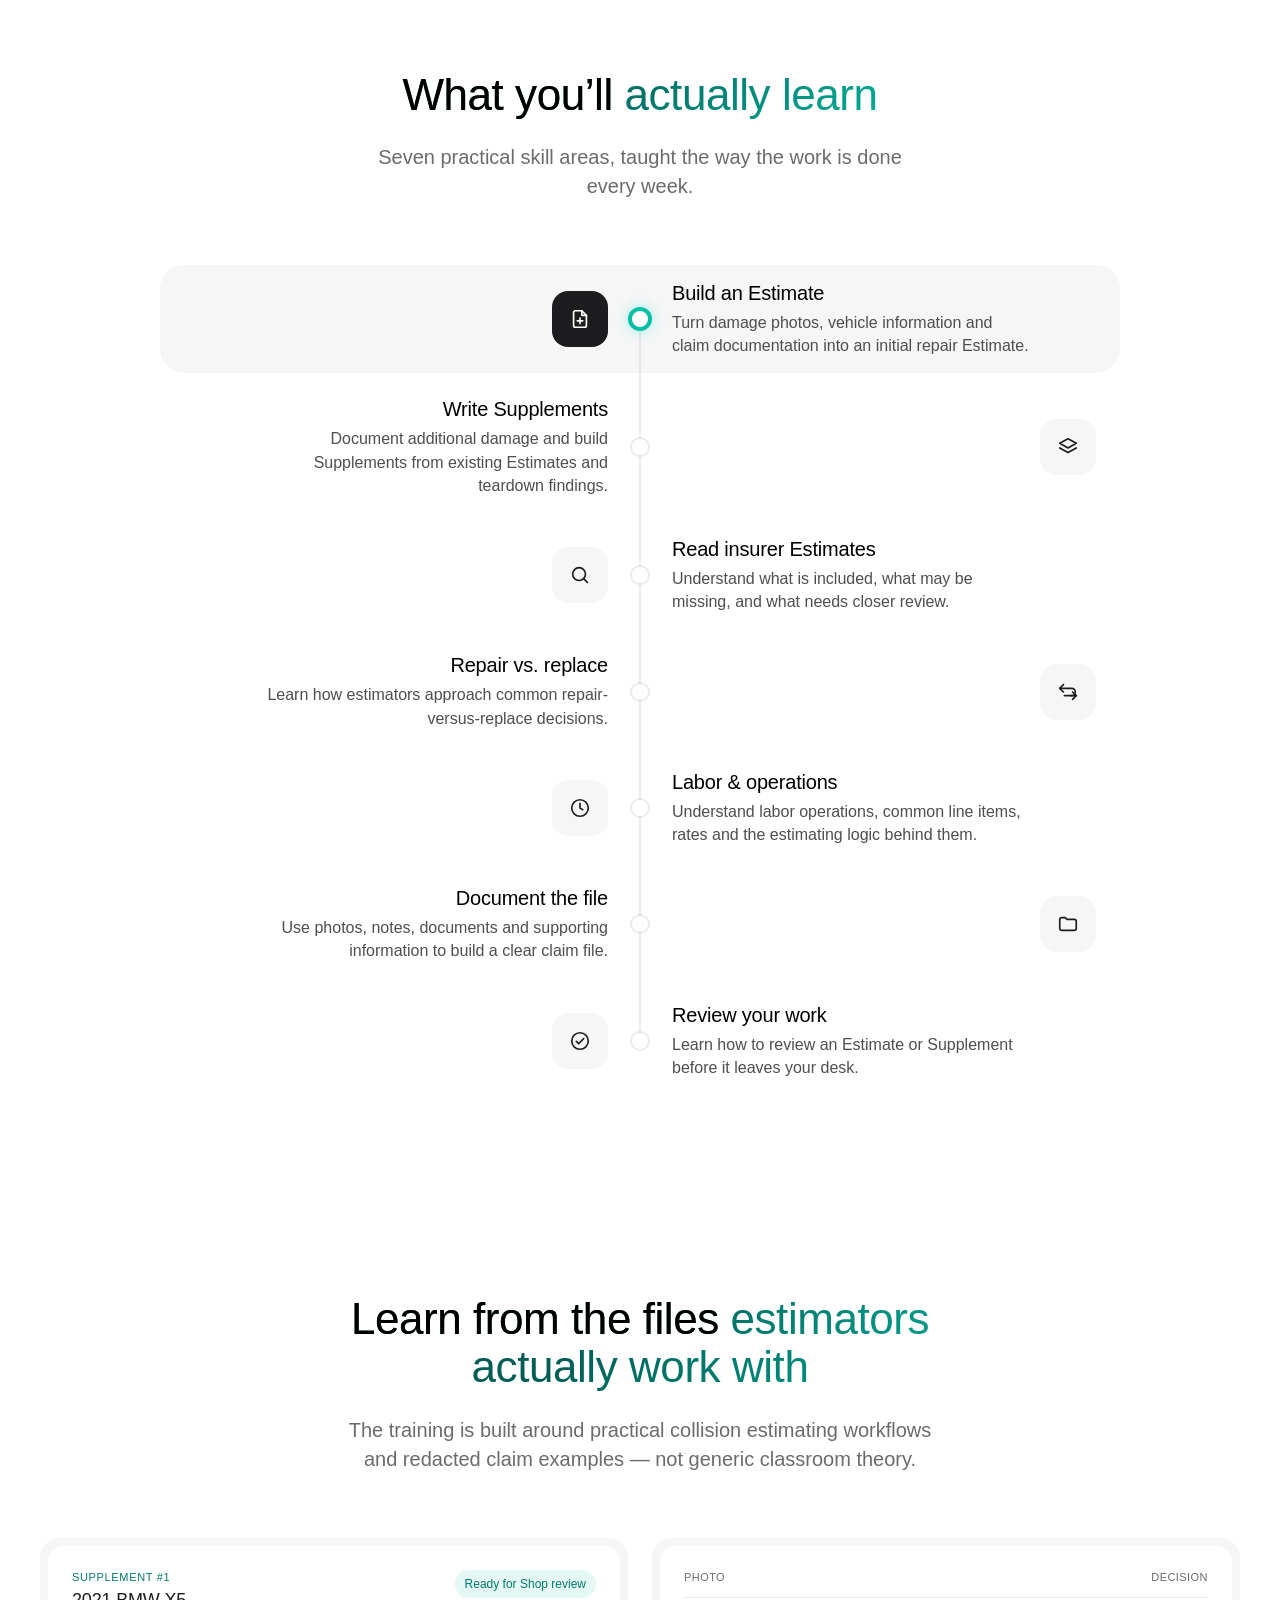
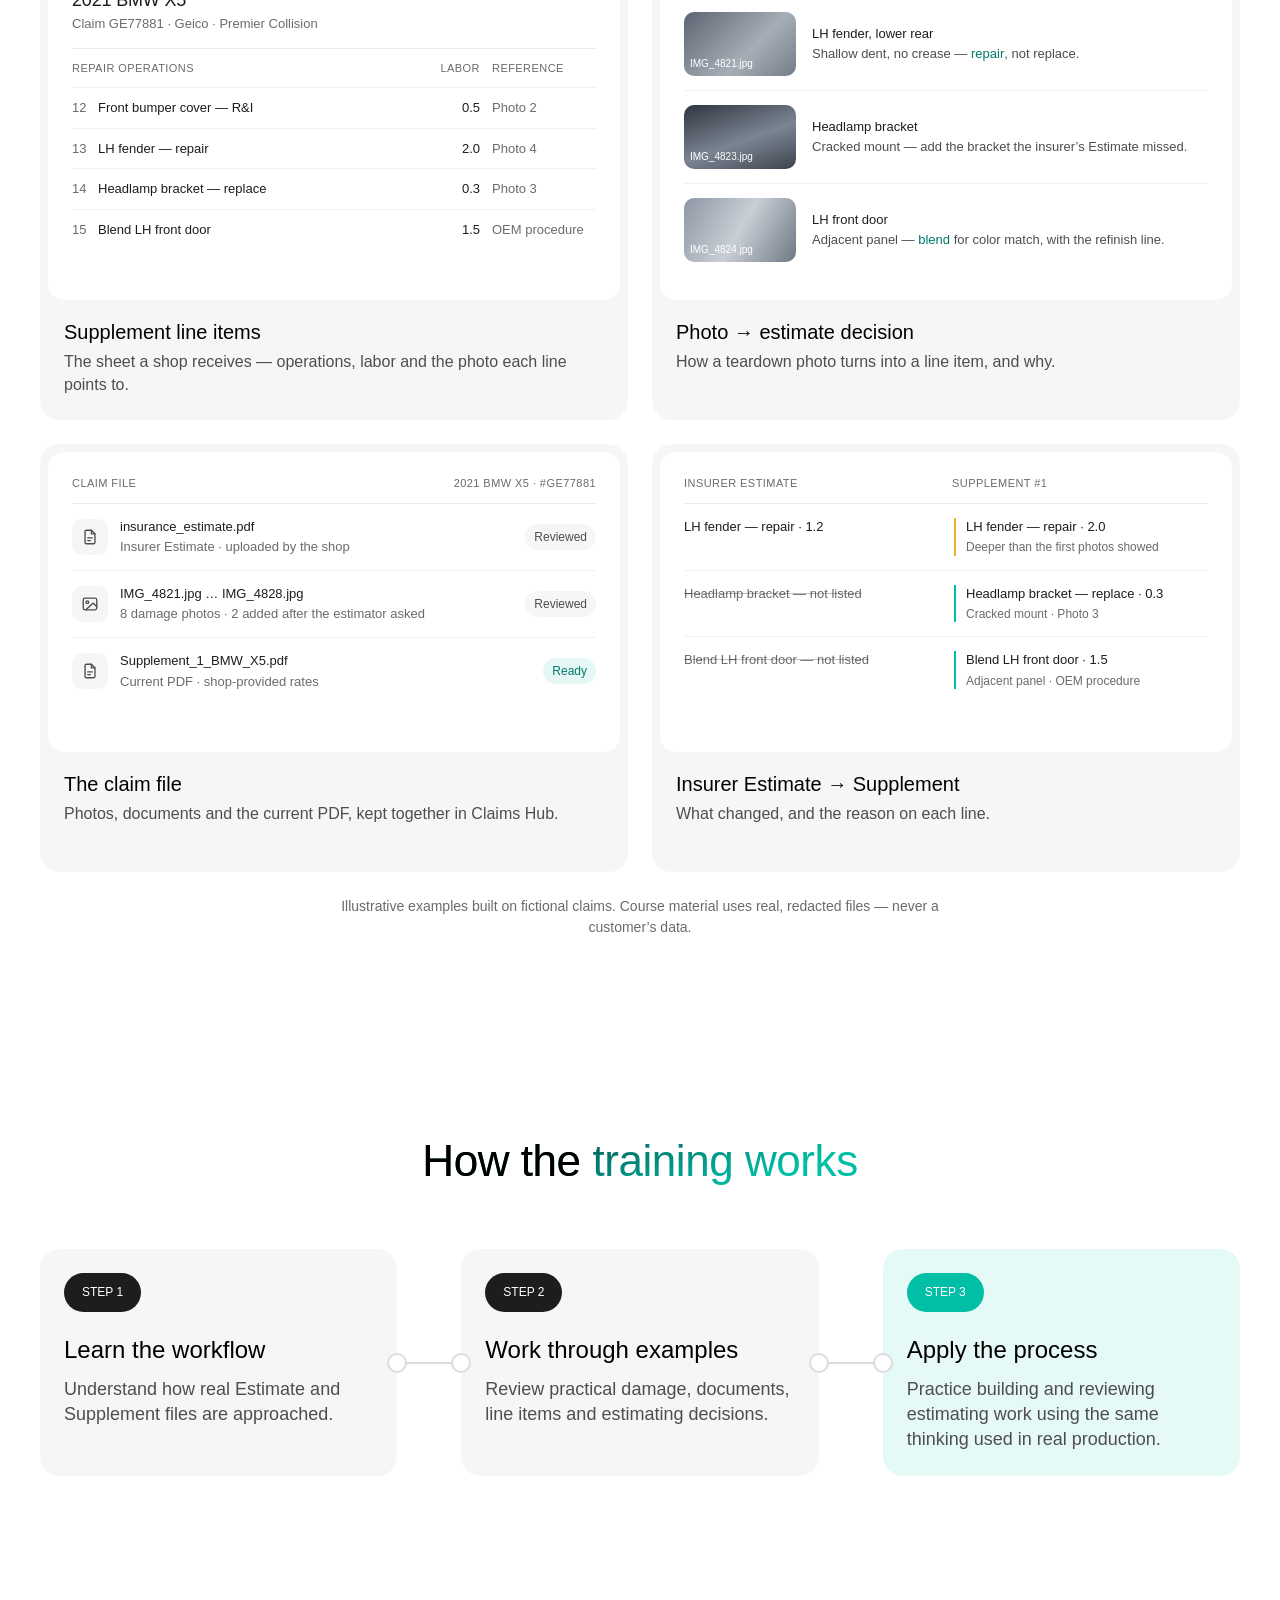
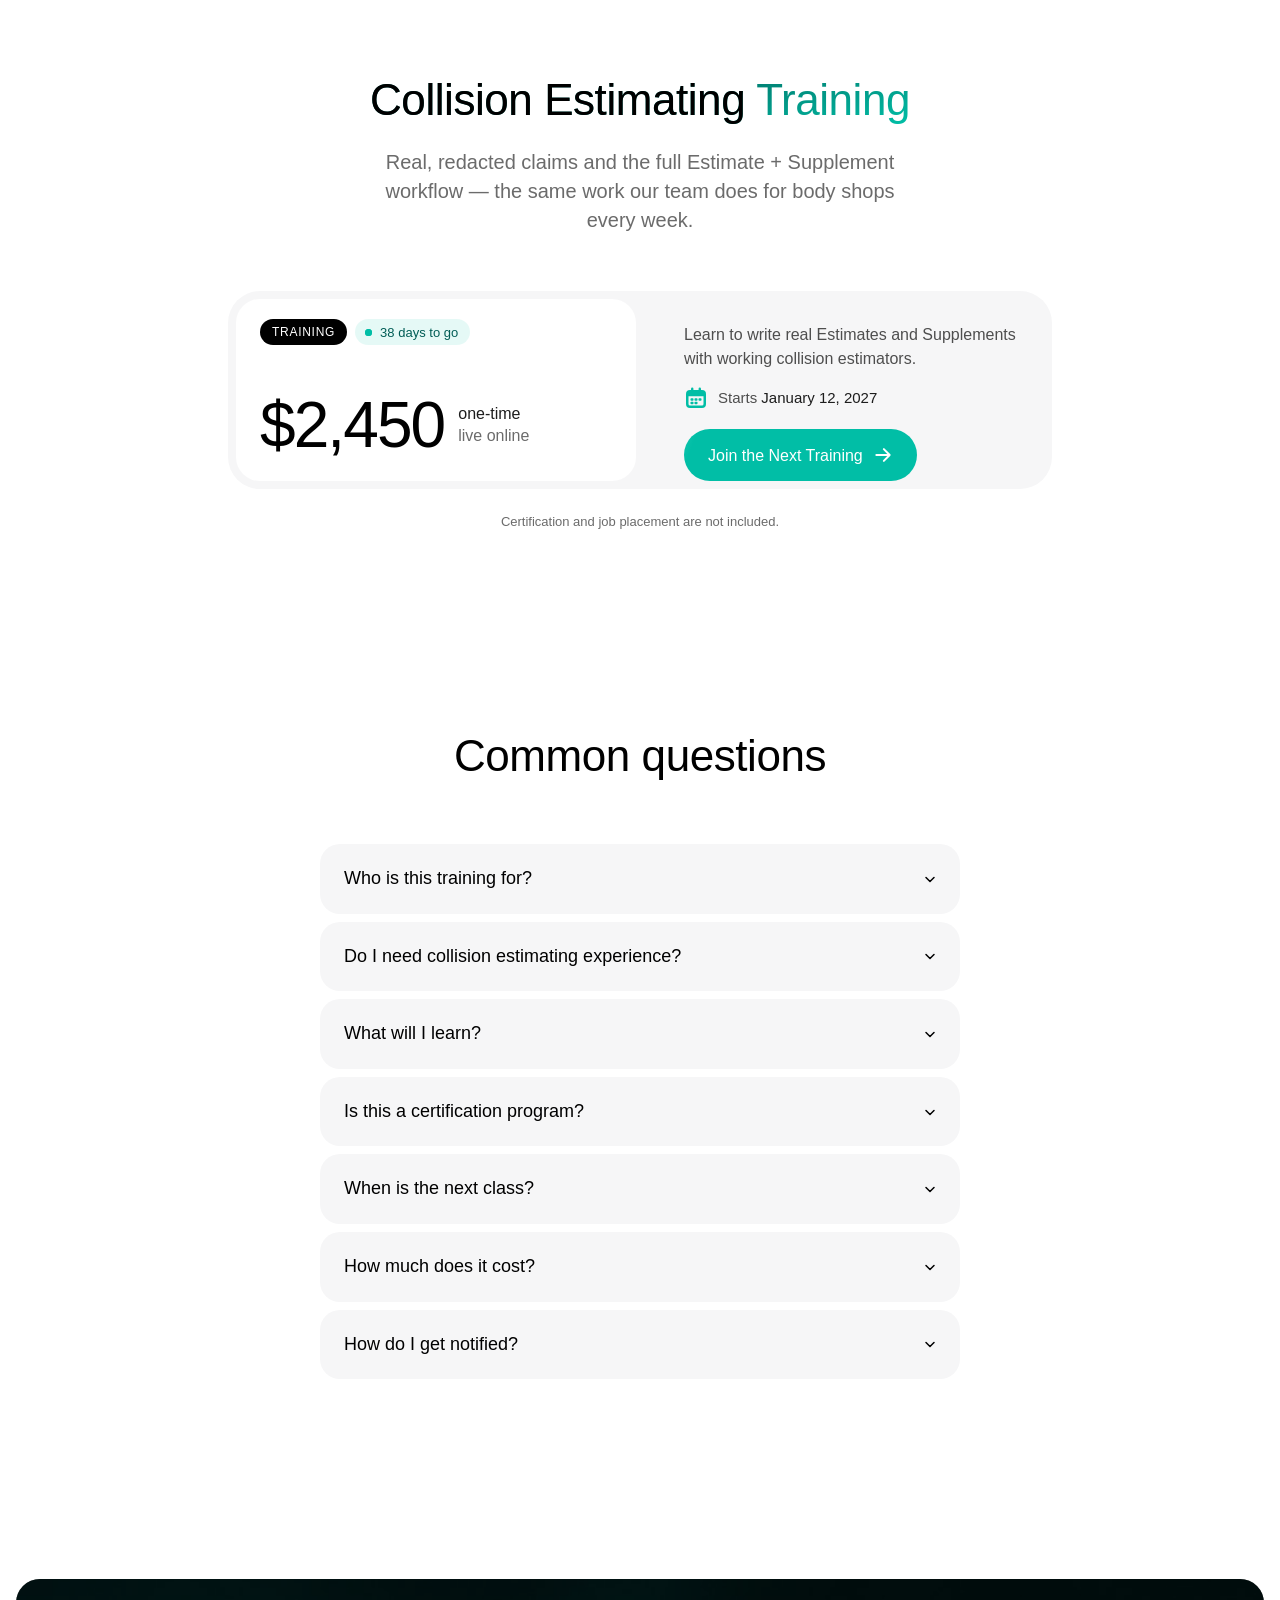
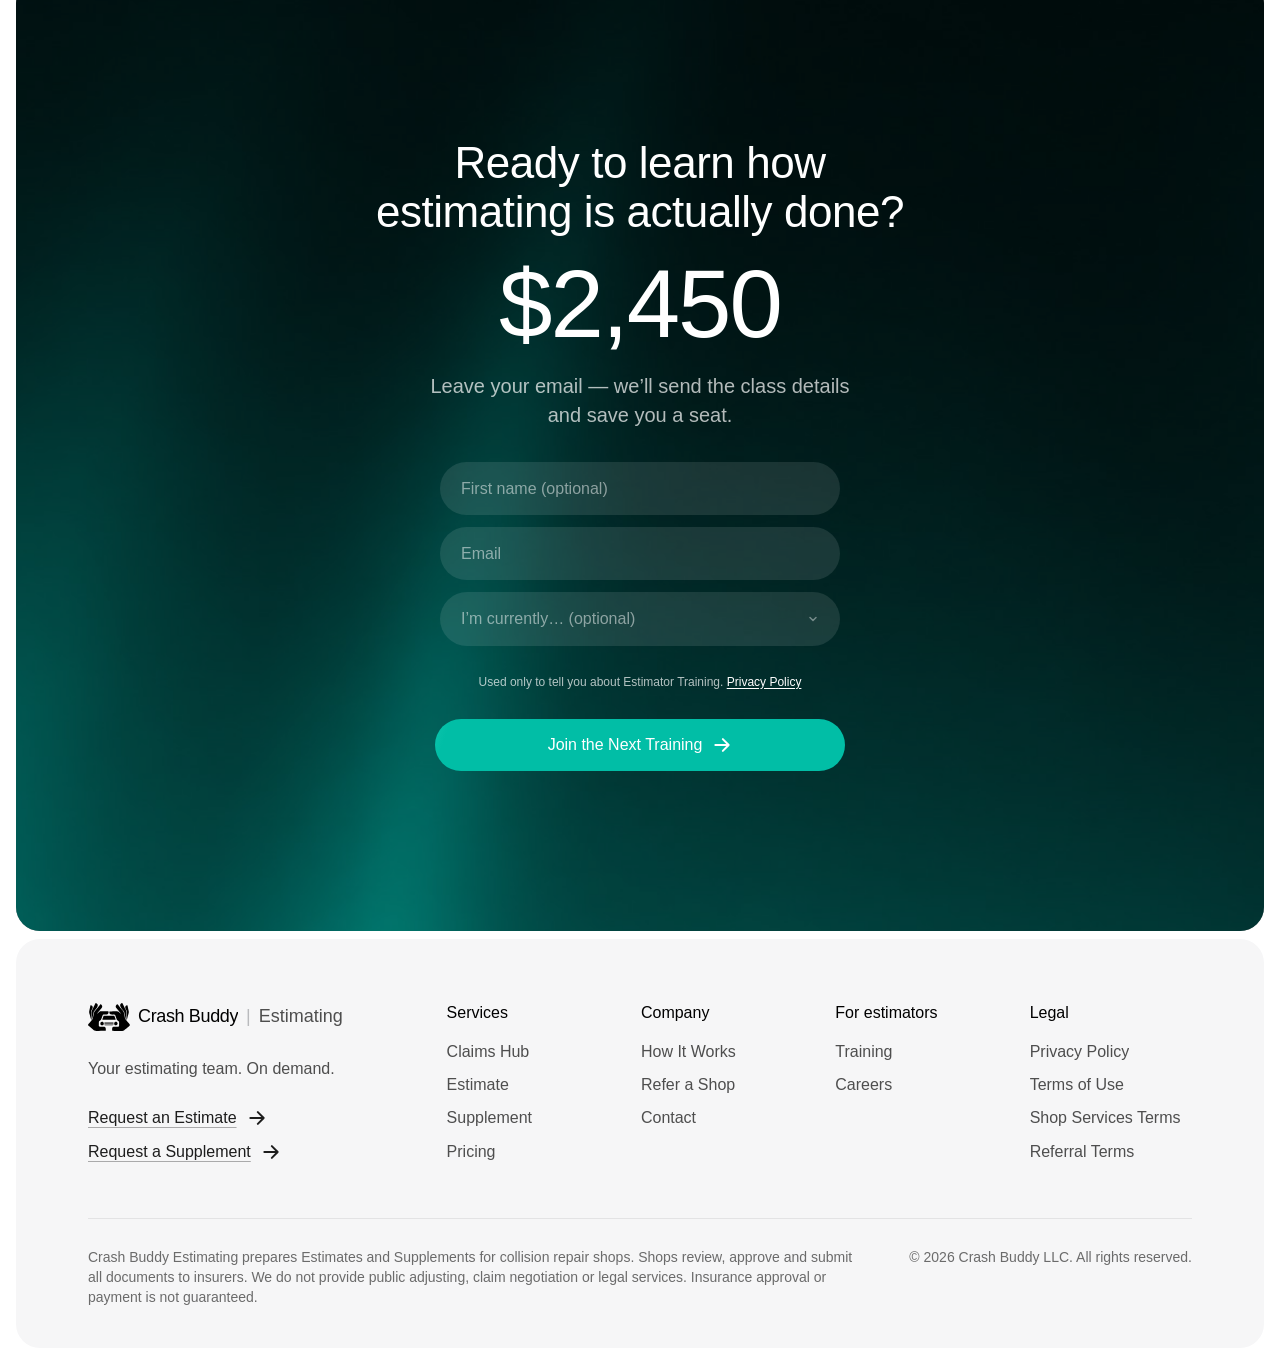
<file: training.html>
<!doctype html>
<html lang="en">
<head>
  <meta charset="utf-8">
  <meta name="viewport" content="width=device-width, initial-scale=1">
  <!-- SEO: title, description, canonical, icons, link previews -->
  <title>Collision Estimating Training for Body Shops | Crash Buddy Estimating</title>
  <meta name="description" content="Learn to write real Estimates and Supplements with working collision estimators. Live online, real redacted claims, full Estimate + Supplement workflow. $2,450.">
  <link rel="canonical" href="https://crashbuddyestimating.com/training.html">
  <script>/* staging copies (GitHub Pages, previews) stay out of search; the real domain is indexed */
    if (!/(^|\.)crashbuddyestimating\.com$/.test(location.hostname) || /-b\.html$/.test(location.pathname)) { var r = document.createElement('meta'); r.name = 'robots'; r.content = 'noindex, follow'; document.head.appendChild(r); }</script>
  <meta name="theme-color" content="#ffffff">
  <link rel="icon" href="favicon.ico" sizes="32x32">
  <link rel="icon" href="favicon.svg" type="image/svg+xml">
  <link rel="apple-touch-icon" href="assets/icons/apple-touch-icon.png">
  <link rel="manifest" href="site.webmanifest">
  <meta property="og:type" content="website">
  <meta property="og:site_name" content="Crash Buddy Estimating">
  <meta property="og:locale" content="en_US">
  <meta property="og:title" content="Collision Estimating Training for Body Shops | Crash Buddy Estimating">
  <meta property="og:description" content="Learn to write real Estimates and Supplements with working collision estimators. Live online, real redacted claims, full Estimate + Supplement workflow. $2,450.">
  <meta property="og:url" content="https://crashbuddyestimating.com/training.html">
  <meta property="og:image" content="https://crashbuddyestimating.com/assets/og/og-training.jpg">
  <meta property="og:image:width" content="1200">
  <meta property="og:image:height" content="630">
  <meta property="og:image:alt" content="Collision Estimating Training by Crash Buddy Estimating: learn to write real-world estimates for body shops. $2,450.">
  <meta name="twitter:card" content="summary_large_image">
  <meta name="twitter:title" content="Collision Estimating Training for Body Shops | Crash Buddy Estimating">
  <meta name="twitter:description" content="Learn to write real Estimates and Supplements with working collision estimators. Live online, real redacted claims, full Estimate + Supplement workflow. $2,450.">
  <meta name="twitter:image" content="https://crashbuddyestimating.com/assets/og/og-training.jpg">
  <meta name="twitter:image:alt" content="Collision Estimating Training by Crash Buddy Estimating: learn to write real-world estimates for body shops. $2,450.">
  <!-- /SEO -->
  <link rel="stylesheet" href="styles.css?v=11191510">
  <link rel="stylesheet" href="training.css?v=11182019">
<script type="application/ld+json">{"@context": "https://schema.org", "@type": "BreadcrumbList", "itemListElement": [{"@type": "ListItem", "position": 1, "name": "Home", "item": "https://crashbuddyestimating.com/"}, {"@type": "ListItem", "position": 2, "name": "Estimator Training", "item": "https://crashbuddyestimating.com/training.html"}]}</script>
  <script type="application/ld+json" id="ld-site">{"@context":"https://schema.org","@graph":[{"@type":"Organization","@id":"https://crashbuddyestimating.com/#org","name":"Crash Buddy Estimating","legalName":"Crash Buddy LLC","url":"https://crashbuddyestimating.com/","logo":"https://crashbuddyestimating.com/assets/icons/icon-512.png","areaServed":["US","CA"]},{"@type":"Course","name":"Collision Estimating Training","url":"https://crashbuddyestimating.com/training.html","description":"Practical, live online training in real Estimate and Supplement writing for collision repair shops, led by working collision estimators, with real redacted claim examples.","provider":{"@id":"https://crashbuddyestimating.com/#org"},"inLanguage":"en-US","offers":{"@type":"Offer","price":"2450","priceCurrency":"USD","category":"Paid","url":"https://crashbuddyestimating.com/training.html#join"},"hasCourseInstance":{"@type":"CourseInstance","courseMode":"online","startDate":"2027-01-12","instructor":{"@type":"Organization","name":"Crash Buddy Estimating"}}},{"@type":"FAQPage","mainEntity":[{"@type":"Question","name":"Who is this training for?","acceptedAnswer":{"@type":"Answer","text":"Shop employees moving toward estimating, body shop owners who want to train someone internally, and people entering collision estimating."}},{"@type":"Question","name":"Do I need collision estimating experience?","acceptedAnswer":{"@type":"Answer","text":"No. Shop or collision repair experience helps, but the training starts from the actual workflow, not from prior estimating experience."}},{"@type":"Question","name":"What will I learn?","acceptedAnswer":{"@type":"Answer","text":"How Estimates and Supplements are actually built: reading the claim and the insurer’s Estimate, repair vs. replace decisions, labor and operations, documenting the file, and reviewing your own work."}},{"@type":"Question","name":"Is this a certification program?","acceptedAnswer":{"@type":"Answer","text":"No. It is practical skills training from working estimators; it does not include a certification or job placement."}},{"@type":"Question","name":"When is the next class?","acceptedAnswer":{"@type":"Answer","text":"The date is shown at the top of this page. Join the list and we’ll email you the details."}},{"@type":"Question","name":"How much does it cost?","acceptedAnswer":{"@type":"Answer","text":"$2,450."}},{"@type":"Question","name":"How do I get notified?","acceptedAnswer":{"@type":"Answer","text":"Click “Join the Next Training” and leave your email. That’s all we need."}}]}]}</script>
</head>
<body class="training-page">

<header class="header">
  <nav class="nav">
    <a href="index.html" class="nav__brand">
      <img src="assets/logo.svg" width="36" height="24" alt="">
      <span class="nav__brand-name">Crash Buddy</span>
      <span class="nav__brand-sep">|</span>
      <span>Estimating</span>
    </a>

    <div class="nav__menu" id="nav-menu">
      <ul class="nav__links">
        <li class="nav__dd">
          <button class="nav__link nav__dd-btn" type="button" aria-expanded="false" aria-controls="products-menu">Products <img src="assets/chevron-down.svg" width="12" height="12" alt=""></button>
          <div class="nav__dd-panel" id="products-menu">
            <div class="nav__dd-list">
              <p class="nav__dd-label">Products</p>
              <a class="nav__dd-item" href="request.html?type=estimate"><span class="nav__dd-row"><b>Estimate</b><b>$105</b></span><span>Vehicle details + photos</span></a>
              <a class="nav__dd-item" href="request.html?type=supplement"><span class="nav__dd-row"><b>Supplement</b><b>$145</b></span><span>Current Estimate + new photos</span></a>
            </div>
            <div class="nav__dd-hub">
              <span class="nav__dd-media"><img src="assets/claims-hub-tablet.webp" width="1455" height="1081" alt="Claims Hub on a tablet" loading="lazy" decoding="async"></span>
              <div class="nav__dd-hub-text">
                <b class="nav__dd-title">Claims Hub</b>
                <span class="nav__dd-desc">One dashboard for every claim — track progress, message your estimator and download finished files.</span>
                <a class="btn btn--sm nav__dd-btn-demo" href="index.html#demo">Book a Demo</a>
              </div>
            </div>
          </div>
        </li>
        <li><a class="nav__link" href="training.html" aria-current="page">Estimator Training</a></li>
        <li><a class="nav__link" href="index.html#how-it-works">How It Works</a></li>
        <li><a class="nav__link" href="index.html#refer">Refer a Shop</a></li>
      </ul>
      <div class="nav__actions">
        <a class="nav__signin" href="#">Sign in</a>
        <a class="btn btn--sm" href="index.html#demo">Book a Demo</a>
      </div>
    </div>

    <button class="nav__toggle" type="button" aria-label="Open menu" aria-expanded="false" aria-controls="mnav"><span></span><span></span><span></span></button>
  </nav>
</header>

<!-- Mobile menu: full screen, one list of links (Apple-style) -->
<div class="mnav" id="mnav" aria-hidden="true">
  <div class="mnav__top">
    <a href="index.html" class="nav__brand mnav__brand">
      <img src="assets/logo.svg" width="36" height="24" alt="">
      <span class="nav__brand-name">Crash Buddy</span>
      <span class="nav__brand-sep">|</span>
      <span>Estimating</span>
    </a>
    <button class="mnav__close" type="button" aria-label="Close menu"><span></span><span></span><span></span></button>
  </div>
  <p class="mnav__label">Services</p>
  <nav class="mnav__list" aria-label="Services">
    <a href="request.html?type=estimate"><span>Estimate</span><span class="mnav__price">$105</span></a>
    <a href="request.html?type=supplement"><span>Supplement</span><span class="mnav__price">$145</span></a>
    <a href="training.html">Estimator Training</a>
  </nav>
  <nav class="mnav__sub" aria-label="More">
    <a href="index.html#how-it-works">How It Works</a>
    <a href="index.html#refer">Refer a Shop</a>
    <a href="careers.html">Careers</a>
    <a href="index.html#claims-hub">Claims Hub</a>
  </nav>
  <a class="footer__cta mnav__signin" href="#"><span class="footer__cta-text">Sign In</span><span class="btn__arrow" aria-hidden="true"></span></a>
  <a class="btn btn--block mnav__cta" href="index.html#demo">Book a Demo</a>
</div>

<main class="tr">
  <!-- Hero (Figma 104:600) -->
  <section class="tr-hero">
    <nav class="crumbs" aria-label="Breadcrumb"><ol><li><a href="index.html">Home</a></li><li aria-current="page">Estimator Training</li></ol></nav>
    <div class="tr-hero__top">
      <p class="tr-date" data-start="2027-01-12T09:00:00-08:00"><svg viewBox="0 0 24 24" aria-hidden="true"><rect x="7" y="1.5" width="2.4" height="5" rx="1.2" fill="#01BEA6"/><rect x="14.6" y="1.5" width="2.4" height="5" rx="1.2" fill="#01BEA6"/><path fill="#01BEA6" fill-rule="evenodd" d="M6 4h12a4 4 0 0 1 4 4v10a4 4 0 0 1-4 4H6a4 4 0 0 1-4-4V8a4 4 0 0 1 4-4Zm-1.5 6.25v7.75A1.5 1.5 0 0 0 6 19.5h12a1.5 1.5 0 0 0 1.5-1.5v-7.75Z"/><rect x="6.5" y="12.25" width="3" height="2.5" rx=".8" fill="#01BEA6"/><rect x="10.5" y="12.25" width="3" height="2.5" rx=".8" fill="#01BEA6"/><rect x="14.5" y="12.25" width="3" height="2.5" rx=".8" fill="#01BEA6"/><rect x="6.5" y="15.75" width="3" height="2.5" rx=".8" fill="#01BEA6"/><rect x="10.5" y="15.75" width="3" height="2.5" rx=".8" fill="#01BEA6"/></svg><span>Next class starts <b class="tr-date__day">January 12, 2027</b></span></p>
      <h1 class="tr-hero__title tr-hero__title--keep grad-text grad-t">Learn to write <br><span class="hl"><span class="nowrap">real-world estimates</span></span><br>for body shops</h1>
      <p class="tr-hero__lead">Master the Estimate and Supplement workflow through real claim examples and hands-on training led by working collision estimators.</p>
    </div>
    <a class="btn" href="#join">$2,450<span class="btn__sep" aria-hidden="true">|</span>Join the Next Training</a>

    <ul class="tr-points" aria-label="About the training">
      <li>Direct communication with your estimator</li>
      <li>Real, redacted claim examples</li>
      <li>Estimate + Supplement workflow</li>
    </ul>
  </section>

  <!-- Who it's for -->
  <section class="section" id="who">
    <div class="section-head">
      <h2 class="h2 grad-text grad-a">Who this training <span class="hl">is for</span></h2>
      <p class="lead lead--538">For people who want to learn the actual estimating workflow — not just the theory.</p>
    </div>
    <div class="tr-who">
      <article class="tr-card">
        <span class="tag">01</span>
        <div class="tr-card__body">
          <h3 class="tr-card__title">Shop employees</h3>
          <p class="tr-card__text">Technicians, CSRs, parts staff, or other team members moving toward estimating.</p>
        </div>
      </article>
      <article class="tr-card">
        <span class="tag">02</span>
        <div class="tr-card__body">
          <h3 class="tr-card__title">Body shop owners</h3>
          <p class="tr-card__text">Owners who want to train someone internally instead of immediately hiring another estimator.</p>
        </div>
      </article>
      <article class="tr-card">
        <span class="tag">03</span>
        <div class="tr-card__body">
          <h3 class="tr-card__title">People entering collision estimating</h3>
          <p class="tr-card__text">People serious about learning the actual estimating workflow.</p>
        </div>
      </article>
    </div>
  </section>

  <!-- What you'll learn -->
  <section class="section" id="learn">
    <div class="section-head">
      <h2 class="h2 grad-text grad-c">What you’ll <span class="hl">actually learn</span></h2>
      <p class="lead lead--538">Seven practical skill areas, taught the way the work is done every week.</p>
    </div>
    <ol class="tr-tl">
      <li class="tr-tl__item">
        <div class="tr-tl__media"><span class="tr-tl__icon"><svg viewBox="0 0 24 24" width="22" height="22" fill="none" stroke="currentColor" stroke-width="1.8" stroke-linecap="round" stroke-linejoin="round" aria-hidden="true"><path d="M14 3H7a2 2 0 0 0-2 2v14a2 2 0 0 0 2 2h10a2 2 0 0 0 2-2V8z"/><path d="M14 3v5h5M12 11v6M9 14h6"/></svg></span></div>
        <span class="tr-tl__dot" aria-hidden="true"></span>
        <div class="tr-tl__text"><b>Build an Estimate</b><p>Turn damage photos, vehicle information and claim documentation into an initial repair Estimate.</p></div>
      </li>
      <li class="tr-tl__item">
        <div class="tr-tl__media"><span class="tr-tl__icon"><svg viewBox="0 0 24 24" width="22" height="22" fill="none" stroke="currentColor" stroke-width="1.8" stroke-linecap="round" stroke-linejoin="round" aria-hidden="true"><path d="m12 3 9 5-9 5-9-5z"/><path d="m3 13 9 5 9-5"/></svg></span></div>
        <span class="tr-tl__dot" aria-hidden="true"></span>
        <div class="tr-tl__text"><b>Write Supplements</b><p>Document additional damage and build Supplements from existing Estimates and teardown findings.</p></div>
      </li>
      <li class="tr-tl__item">
        <div class="tr-tl__media"><span class="tr-tl__icon"><svg viewBox="0 0 24 24" width="22" height="22" fill="none" stroke="currentColor" stroke-width="1.8" stroke-linecap="round" stroke-linejoin="round" aria-hidden="true"><circle cx="11" cy="11" r="7"/><path d="m20 20-4-4"/></svg></span></div>
        <span class="tr-tl__dot" aria-hidden="true"></span>
        <div class="tr-tl__text"><b>Read insurer Estimates</b><p>Understand what is included, what may be missing, and what needs closer review.</p></div>
      </li>
      <li class="tr-tl__item">
        <div class="tr-tl__media"><span class="tr-tl__icon"><svg viewBox="0 0 24 24" width="22" height="22" fill="none" stroke="currentColor" stroke-width="1.8" stroke-linecap="round" stroke-linejoin="round" aria-hidden="true"><path d="M7 4 3 8l4 4"/><path d="M3 8h13a4 4 0 0 1 0 8h-1"/><path d="m17 20 4-4-4-4"/><path d="M21 16H8"/></svg></span></div>
        <span class="tr-tl__dot" aria-hidden="true"></span>
        <div class="tr-tl__text"><b>Repair vs. replace</b><p>Learn how estimators approach common repair-versus-replace decisions.</p></div>
      </li>
      <li class="tr-tl__item">
        <div class="tr-tl__media"><span class="tr-tl__icon"><svg viewBox="0 0 24 24" width="22" height="22" fill="none" stroke="currentColor" stroke-width="1.8" stroke-linecap="round" stroke-linejoin="round" aria-hidden="true"><circle cx="12" cy="12" r="9"/><path d="M12 7v5l3 2"/></svg></span></div>
        <span class="tr-tl__dot" aria-hidden="true"></span>
        <div class="tr-tl__text"><b>Labor &amp; operations</b><p>Understand labor operations, common line items, rates and the estimating logic behind them.</p></div>
      </li>
      <li class="tr-tl__item">
        <div class="tr-tl__media"><span class="tr-tl__icon"><svg viewBox="0 0 24 24" width="22" height="22" fill="none" stroke="currentColor" stroke-width="1.8" stroke-linecap="round" stroke-linejoin="round" aria-hidden="true"><path d="M3 7a2 2 0 0 1 2-2h4l2 2h8a2 2 0 0 1 2 2v8a2 2 0 0 1-2 2H5a2 2 0 0 1-2-2z"/></svg></span></div>
        <span class="tr-tl__dot" aria-hidden="true"></span>
        <div class="tr-tl__text"><b>Document the file</b><p>Use photos, notes, documents and supporting information to build a clear claim file.</p></div>
      </li>
      <li class="tr-tl__item">
        <div class="tr-tl__media"><span class="tr-tl__icon"><svg viewBox="0 0 24 24" width="22" height="22" fill="none" stroke="currentColor" stroke-width="1.8" stroke-linecap="round" stroke-linejoin="round" aria-hidden="true"><circle cx="12" cy="12" r="9"/><path d="m8 12.5 2.5 2.5L16 9.5"/></svg></span></div>
        <span class="tr-tl__dot" aria-hidden="true"></span>
        <div class="tr-tl__text"><b>Review your work</b><p>Learn how to review an Estimate or Supplement before it leaves your desk.</p></div>
      </li>
    </ol>
  </section>

  <!-- Real work -->
  <section class="section" id="work">
    <div class="section-head">
      <h2 class="h2 grad-text grad-b">Learn from the files <span class="hl">estimators actually work with</span></h2>
      <p class="lead lead--604">The training is built around practical collision estimating workflows and redacted claim examples — not generic classroom theory.</p>
    </div>

    <div class="tr-work">
      <figure class="tr-fig">
        <div class="tr-mock" aria-hidden="true">
          <div class="tr-mock__in">
          <div class="mk-head">
            <div><span class="mk-kicker">Supplement #1</span><b>2021 BMW X5</b><span class="mk-sub">Claim GE77881 · Geico · Premier Collision</span></div>
            <span class="mk-status">Ready for Shop review</span>
          </div>
          <div class="mk-table">
            <div class="mk-tr mk-th"><span>Repair operations</span><span>Labor</span><span>Reference</span></div>
            <div class="mk-tr"><span><i>12</i>Front bumper cover — R&amp;I</span><span>0.5</span><span>Photo 2</span></div>
            <div class="mk-tr"><span><i>13</i>LH fender — repair</span><span>2.0</span><span>Photo 4</span></div>
            <div class="mk-tr"><span><i>14</i>Headlamp bracket — replace</span><span>0.3</span><span>Photo 3</span></div>
            <div class="mk-tr"><span><i>15</i>Blend LH front door</span><span>1.5</span><span>OEM procedure</span></div>
          </div>
          </div>
        </div>
        <figcaption><b>Supplement line items</b><span>The sheet a shop receives — operations, labor and the photo each line points to.</span></figcaption>
      </figure>

      <figure class="tr-fig">
        <div class="tr-mock" aria-hidden="true">
          <div class="tr-mock__in">
          <div class="mk-cols"><span>Photo</span><span>Decision</span></div>
          <div class="mk-row"><span class="mk-ph mk-ph--1"><b>IMG_4821.jpg</b></span><div><b>LH fender, lower rear</b><span>Shallow dent, no crease — <em>repair</em>, not replace.</span></div></div>
          <div class="mk-row"><span class="mk-ph mk-ph--3"><b>IMG_4823.jpg</b></span><div><b>Headlamp bracket</b><span>Cracked mount — add the bracket the insurer’s Estimate missed.</span></div></div>
          <div class="mk-row"><span class="mk-ph mk-ph--4"><b>IMG_4824.jpg</b></span><div><b>LH front door</b><span>Adjacent panel — <em>blend</em> for color match, with the refinish line.</span></div></div>
          </div>
        </div>
        <figcaption><b>Photo → estimate decision</b><span>How a teardown photo turns into a line item, and why.</span></figcaption>
      </figure>

      <figure class="tr-fig">
        <div class="tr-mock" aria-hidden="true">
          <div class="tr-mock__in">
          <div class="mk-cols"><span>Claim file</span><span>2021 BMW X5 · #GE77881</span></div>
          <div class="mk-file"><i class="mk-ic mk-ic--doc"></i><div><b>insurance_estimate.pdf</b><span>Insurer Estimate · uploaded by the shop</span></div><em>Reviewed</em></div>
          <div class="mk-file"><i class="mk-ic mk-ic--img"></i><div><b>IMG_4821.jpg … IMG_4828.jpg</b><span>8 damage photos · 2 added after the estimator asked</span></div><em>Reviewed</em></div>
          <div class="mk-file"><i class="mk-ic mk-ic--doc"></i><div><b>Supplement_1_BMW_X5.pdf</b><span>Current PDF · shop-provided rates</span></div><em class="mk-ok">Ready</em></div>
          </div>
        </div>
        <figcaption><b>The claim file</b><span>Photos, documents and the current PDF, kept together in Claims Hub.</span></figcaption>
      </figure>

      <figure class="tr-fig">
        <div class="tr-mock" aria-hidden="true">
          <div class="tr-mock__in">
          <div class="mk-cols mk-cols--2"><span>Insurer Estimate</span><span>Supplement #1</span></div>
          <div class="mk-cmp"><span>LH fender — repair · 1.2</span><span class="mk-chg">LH fender — repair · 2.0<em>Deeper than the first photos showed</em></span></div>
          <div class="mk-cmp"><span class="mk-miss">Headlamp bracket — not listed</span><span class="mk-add">Headlamp bracket — replace · 0.3<em>Cracked mount · Photo 3</em></span></div>
          <div class="mk-cmp"><span class="mk-miss">Blend LH front door — not listed</span><span class="mk-add">Blend LH front door · 1.5<em>Adjacent panel · OEM procedure</em></span></div>
          </div>
        </div>
        <figcaption><b>Insurer Estimate → Supplement</b><span>What changed, and the reason on each line.</span></figcaption>
      </figure>
    </div>
    <p class="tr-fine">Illustrative examples built on fictional claims. Course material uses real, redacted files — never a customer’s data.</p>
  </section>

  <!-- How it works -->
  <section class="section" id="how">
    <div class="section-head">
      <h2 class="h2 grad-text grad-e">How the <span class="hl">training works</span></h2>
    </div>
    <div class="tr-flow" data-scrollline>
      <article class="tr-step">
        <span class="tag">Step 1</span>
        <div class="tr-step__item">
          <h3 class="tr-step__title">Learn the workflow</h3>
          <p class="tr-step__text">Understand how real Estimate and Supplement files are approached.</p>
        </div>
      </article>
      <i class="tr-flow__link tr-flow__link--ink" data-line aria-hidden="true"><i></i><b></b></i>
      <article class="tr-step">
        <span class="tag">Step 2</span>
        <div class="tr-step__item">
          <h3 class="tr-step__title">Work through examples</h3>
          <p class="tr-step__text">Review practical damage, documents, line items and estimating decisions.</p>
        </div>
      </article>
      <i class="tr-flow__link tr-flow__link--mix" data-line aria-hidden="true"><i></i><b></b></i>
      <article class="tr-step tr-step--accent">
        <span class="tag tag--accent">Step 3</span>
        <div class="tr-step__item">
          <h3 class="tr-step__title">Apply the process</h3>
          <p class="tr-step__text">Practice building and reviewing estimating work using the same thinking used in real production.</p>
        </div>
      </article>
    </div>
  </section>

  <!-- Price -->
  <section class="section pricing" id="price">
    <div class="section-head">
      <h2 class="h2 grad-text grad-d">Collision Estimating <span class="hl">Training</span></h2>
      <p class="lead lead--538">Real, redacted claims and the full Estimate + Supplement workflow — the same work our team does for body shops every week.</p>
    </div>

    <article class="tc">
      <div class="tc__top">
        <div class="tc__tags">
          <span class="tc__tag">Training</span>
          <div class="cd tr-start" data-start="2027-01-12T09:00:00-08:00">
            <button class="cd__pill" type="button" aria-expanded="false" aria-controls="cd-pop"><i class="live" aria-hidden="true"></i><span><span class="cd__days">55 days</span> to go</span></button>
            <div class="cd__pop" id="cd-pop">
              <p class="tr-start__date" hidden><b></b></p>
              <div class="tr-timer" role="timer" aria-live="off">
                <span class="tr-timer__unit"><b data-u="d">00</b><small>Days</small></span>
                <span class="tr-timer__unit"><b data-u="h">00</b><small>Hrs</small></span>
                <span class="tr-timer__unit"><b data-u="m">00</b><small>Min</small></span>
                <span class="tr-timer__unit"><b data-u="s">00</b><small>Sec</small></span>
              </div>
            </div>
          </div>
        </div>
        <p class="tc__price">
          <span class="tc__amount">$2,450</span>
          <span class="tc__meta"><b>one-time</b><span>live online</span></span>
        </p>
      </div>
      <div class="tc__side">
        <p class="tc__desc">Learn to write real Estimates and Supplements with working collision estimators.</p>
        <p class="tc__date"><svg viewBox="0 0 24 24" aria-hidden="true"><rect x="7" y="1.5" width="2.4" height="5" rx="1.2" fill="#01BEA6"/><rect x="14.6" y="1.5" width="2.4" height="5" rx="1.2" fill="#01BEA6"/><path fill="#01BEA6" fill-rule="evenodd" d="M6 4h12a4 4 0 0 1 4 4v10a4 4 0 0 1-4 4H6a4 4 0 0 1-4-4V8a4 4 0 0 1 4-4Zm-1.5 6.25v7.75A1.5 1.5 0 0 0 6 19.5h12a1.5 1.5 0 0 0 1.5-1.5v-7.75Z"/><rect x="6.5" y="12.25" width="3" height="2.5" rx=".8" fill="#01BEA6"/><rect x="10.5" y="12.25" width="3" height="2.5" rx=".8" fill="#01BEA6"/><rect x="14.5" y="12.25" width="3" height="2.5" rx=".8" fill="#01BEA6"/><rect x="6.5" y="15.75" width="3" height="2.5" rx=".8" fill="#01BEA6"/><rect x="10.5" y="15.75" width="3" height="2.5" rx=".8" fill="#01BEA6"/></svg><span>Starts <b class="tc__start">January 12, 2027</b></span></p>
        <a class="btn btn--block" href="#join">Join the Next Training</a>
      </div>
    </article>

    <p class="tc-fine">Certification and job placement are not included.</p>
  </section>

  <!-- FAQ -->
  <section class="section faq" id="faq">
    <h2 class="h2 faq__title">Common questions</h2>
    <div class="faq__list">
      <details class="faq__item">
        <summary>Who is this training for?</summary>
        <div class="faq__answer"><p>Shop employees moving toward estimating, body shop owners who want to train someone internally, and people entering collision estimating.</p></div>
      </details>
      <details class="faq__item">
        <summary>Do I need collision estimating experience?</summary>
        <div class="faq__answer"><p>No. Shop or collision repair experience helps, but the training starts from the actual workflow, not from prior estimating experience.</p></div>
      </details>
      <details class="faq__item">
        <summary>What will I learn?</summary>
        <div class="faq__answer"><p>How Estimates and Supplements are actually built: reading the claim and the insurer’s Estimate, repair vs. replace decisions, labor and operations, documenting the file, and reviewing your own work.</p></div>
      </details>
      <details class="faq__item">
        <summary>Is this a certification program?</summary>
        <div class="faq__answer"><p>No. It is practical skills training from working estimators; it does not include a certification or job placement.</p></div>
      </details>
      <details class="faq__item">
        <summary>When is the next class?</summary>
        <div class="faq__answer"><p>The date is shown at the top of this page. Join the list and we’ll email you the details.</p></div>
      </details>
      <details class="faq__item">
        <summary>How much does it cost?</summary>
        <div class="faq__answer"><p>$2,450.</p></div>
      </details>
      <details class="faq__item">
        <summary>How do I get notified?</summary>
        <div class="faq__answer"><p>Click “Join the Next Training” and leave your email. That’s all we need.</p></div>
      </details>
    </div>
  </section>

  <!-- Final CTA: dark card with the email form -->
  <section class="cta tr-join" id="join">
    <div class="cta__card tr-join__card">
      <div class="cta__inner">
        <div class="cta__head">
          <h2 class="h2 cta__title">Ready to learn how<br>estimating is actually done?</h2>
          <p class="tr-join__price">$2,450</p>
          <p class="cta__lead">Leave your email — we’ll send the class details <br>and save you a seat.</p>
        </div>
        <form class="cta__form tr-join__form" action="#" method="post" novalidate>
          <div class="float">
            <input class="field" id="t-name" name="name" type="text" autocomplete="given-name" placeholder=" ">
            <fieldset class="float__line" aria-hidden="true"><legend><span>First name (optional)</span></legend></fieldset>
            <label class="float__label" for="t-name">First name (optional)</label>
          </div>
          <div class="float">
            <input class="field" id="t-email" name="email" type="email" autocomplete="email" required placeholder=" ">
            <fieldset class="float__line" aria-hidden="true"><legend><span>Email</span></legend></fieldset>
            <label class="float__label" for="t-email">Email</label>
          </div>
          <div class="tr-select">
            <select class="field" id="t-role" name="role" aria-label="I’m currently… (optional)">
              <option value="">I’m currently… (optional)</option>
              <option>Working in a body shop</option>
              <option>Body shop owner / manager</option>
              <option>New to collision estimating</option>
              <option>Other</option>
            </select>
          </div>
          <p class="cta__note">Used only to tell you about Estimator Training. <a href="privacy.html">Privacy Policy</a></p>
          <button class="btn btn--block" type="submit">Join the Next Training</button>
        </form>
        <div class="tr-join__done" hidden>
          <span class="tr-join__icon" aria-hidden="true"></span>
          <p class="tr-join__done-title">You’re on the list.</p>
          <p class="cta__lead">We’ll email <b class="tr-join__email"></b> when enrollment opens.</p>
        </div>
      </div>
    </div>
  </section>
</main>

<footer class="footer">
  <div class="footer__card">
    <div class="footer__top">
      <div class="footer__brand">
        <a href="index.html" class="footer__logo">
          <img src="assets/logo.svg" width="36" height="24" alt="">
          <span class="footer__logo-name">Crash Buddy</span>
          <span class="footer__logo-sep">|</span>
          <span class="footer__logo-sub">Estimating</span>
        </a>
        <p class="footer__tagline">Your estimating team. On demand.</p>
        <div class="footer__actions">
          <a class="footer__cta" href="request.html?type=estimate"><span class="footer__cta-text">Request an Estimate</span><span class="btn__arrow" aria-hidden="true"></span></a>
          <a class="footer__cta" href="request.html?type=supplement"><span class="footer__cta-text">Request a Supplement</span><span class="btn__arrow" aria-hidden="true"></span></a>
        </div>
      </div>

      <nav class="footer__nav" aria-label="Footer">
        <div class="footer__col">
          <p class="footer__heading">Services</p>
          <ul>
            <li><a href="index.html#claims-hub">Claims Hub</a></li>
            <li><a href="request.html?type=estimate">Estimate</a></li>
            <li><a href="request.html?type=supplement">Supplement</a></li>
            <li><a href="index.html#pricing">Pricing</a></li>
          </ul>
        </div>
        <div class="footer__col">
          <p class="footer__heading">Company</p>
          <ul>
            <li><a href="index.html#how-it-works">How It Works</a></li>
            <li><a href="index.html#refer">Refer a Shop</a></li>
            <li><a href="index.html#demo">Contact</a></li>
          </ul>
        </div>
        <div class="footer__col">
          <p class="footer__heading">For estimators</p>
          <ul>
            <li><a href="training.html">Training</a></li>
            <li><a href="careers.html">Careers</a></li>
          </ul>
        </div>
        <div class="footer__col">
          <p class="footer__heading">Legal</p>
          <ul>
            <li><a href="privacy.html">Privacy Policy</a></li>
            <li><a href="terms.html">Terms of Use</a></li>
            <li><a href="shop-services-terms.html">Shop Services Terms</a></li>
            <li><a href="referral-terms.html">Referral Terms</a></li>
          </ul>
        </div>
      </nav>
    </div>

    <div class="footer__bottom">
      <p class="footer__disclaimer">Crash Buddy Estimating prepares Estimates and Supplements for collision repair shops. Shops review, approve and submit all documents to insurers. We do not provide public adjusting, claim negotiation or legal services. Insurance approval or payment is not guaranteed.</p>
      <p class="footer__copy">© 2026 Crash Buddy LLC. All rights reserved.</p>
    </div>
  </div>
</footer>

<script src="script.js?v=11182019"></script>
<script src="training.js?v=11182019"></script>
</body>
</html>
</file>
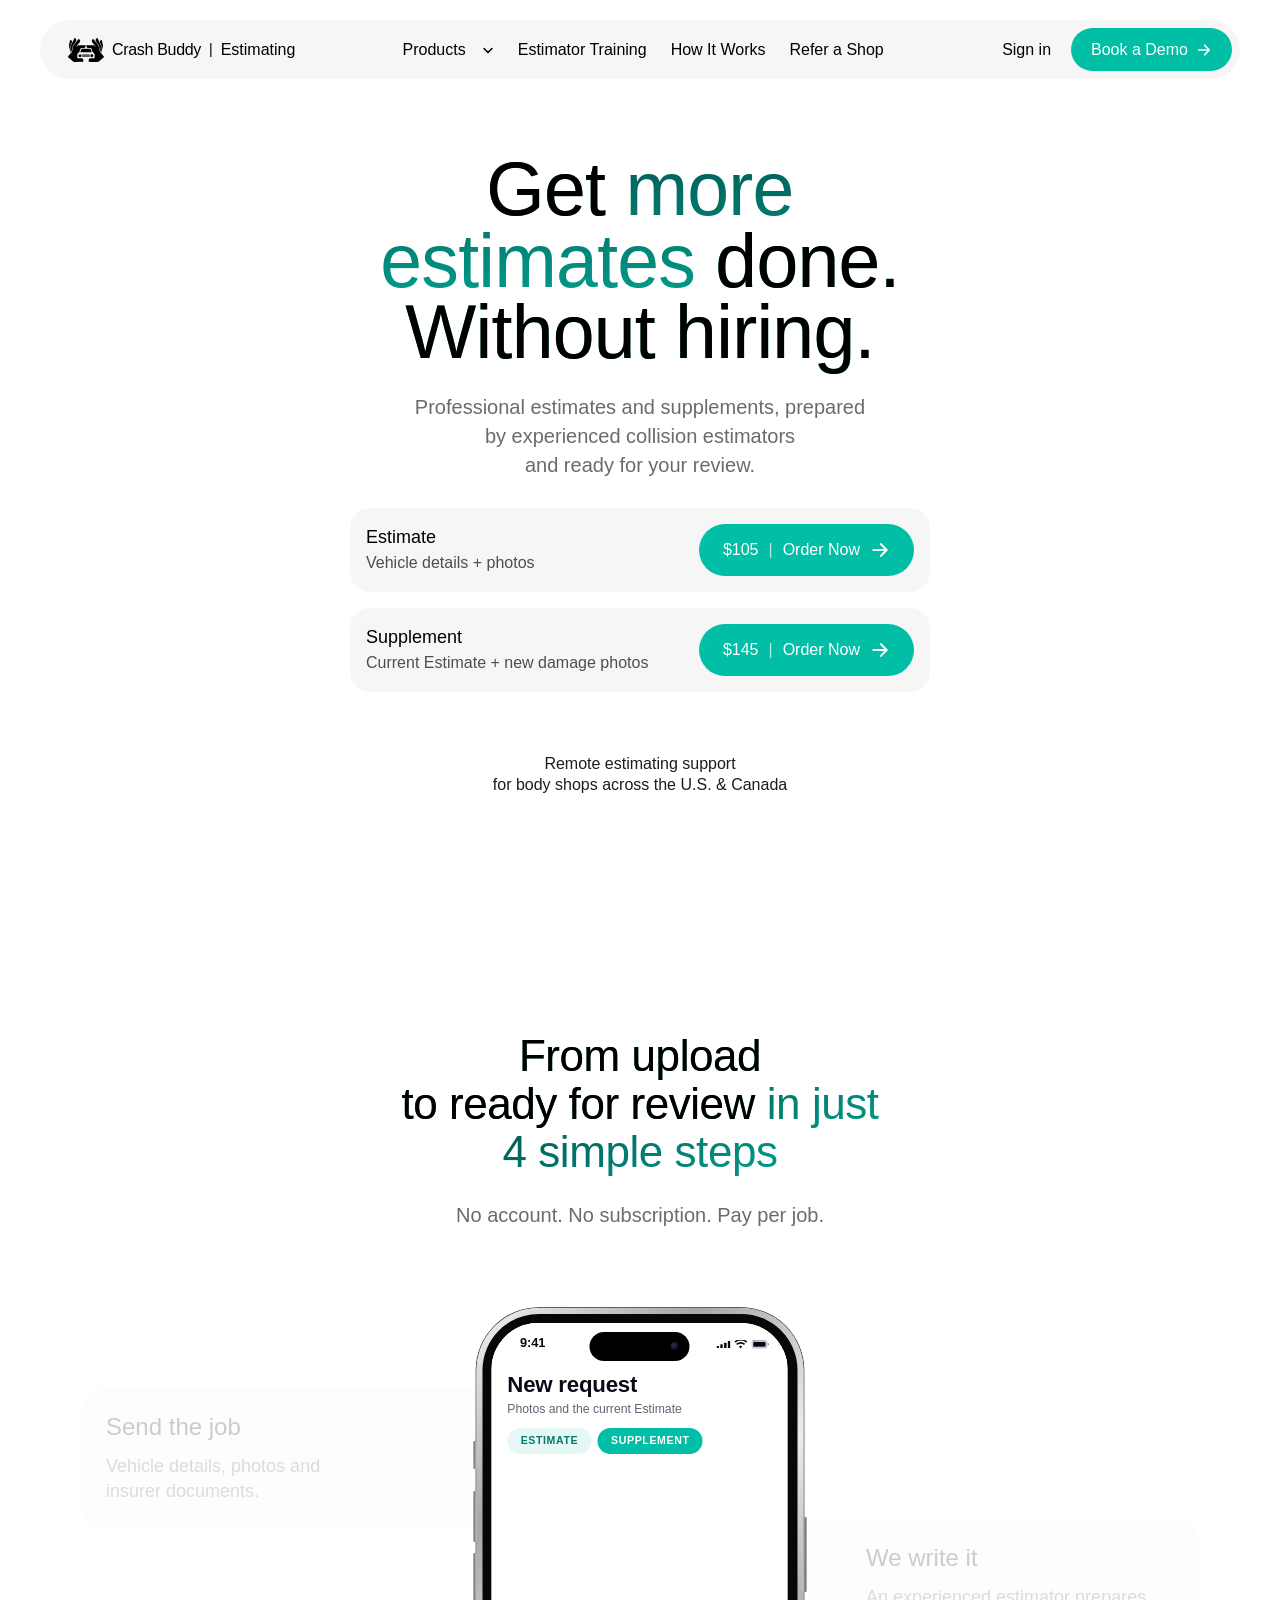
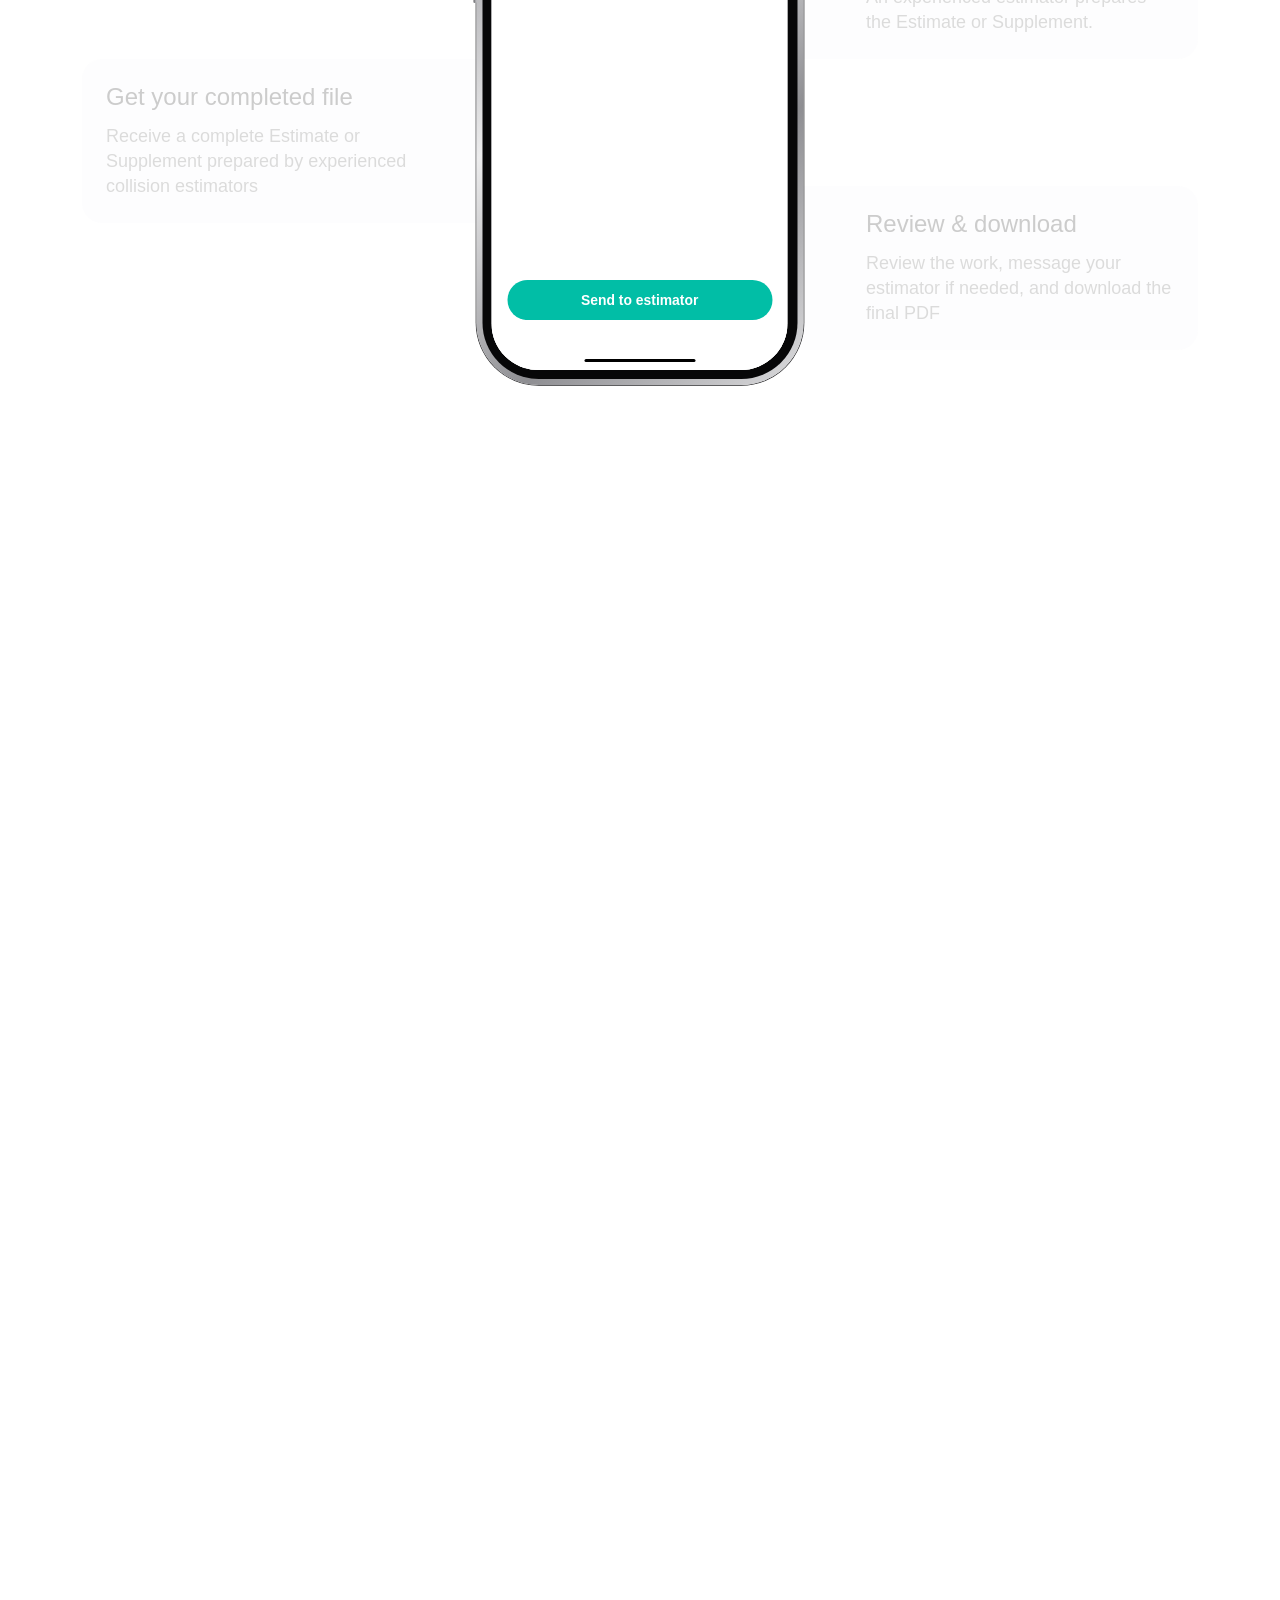
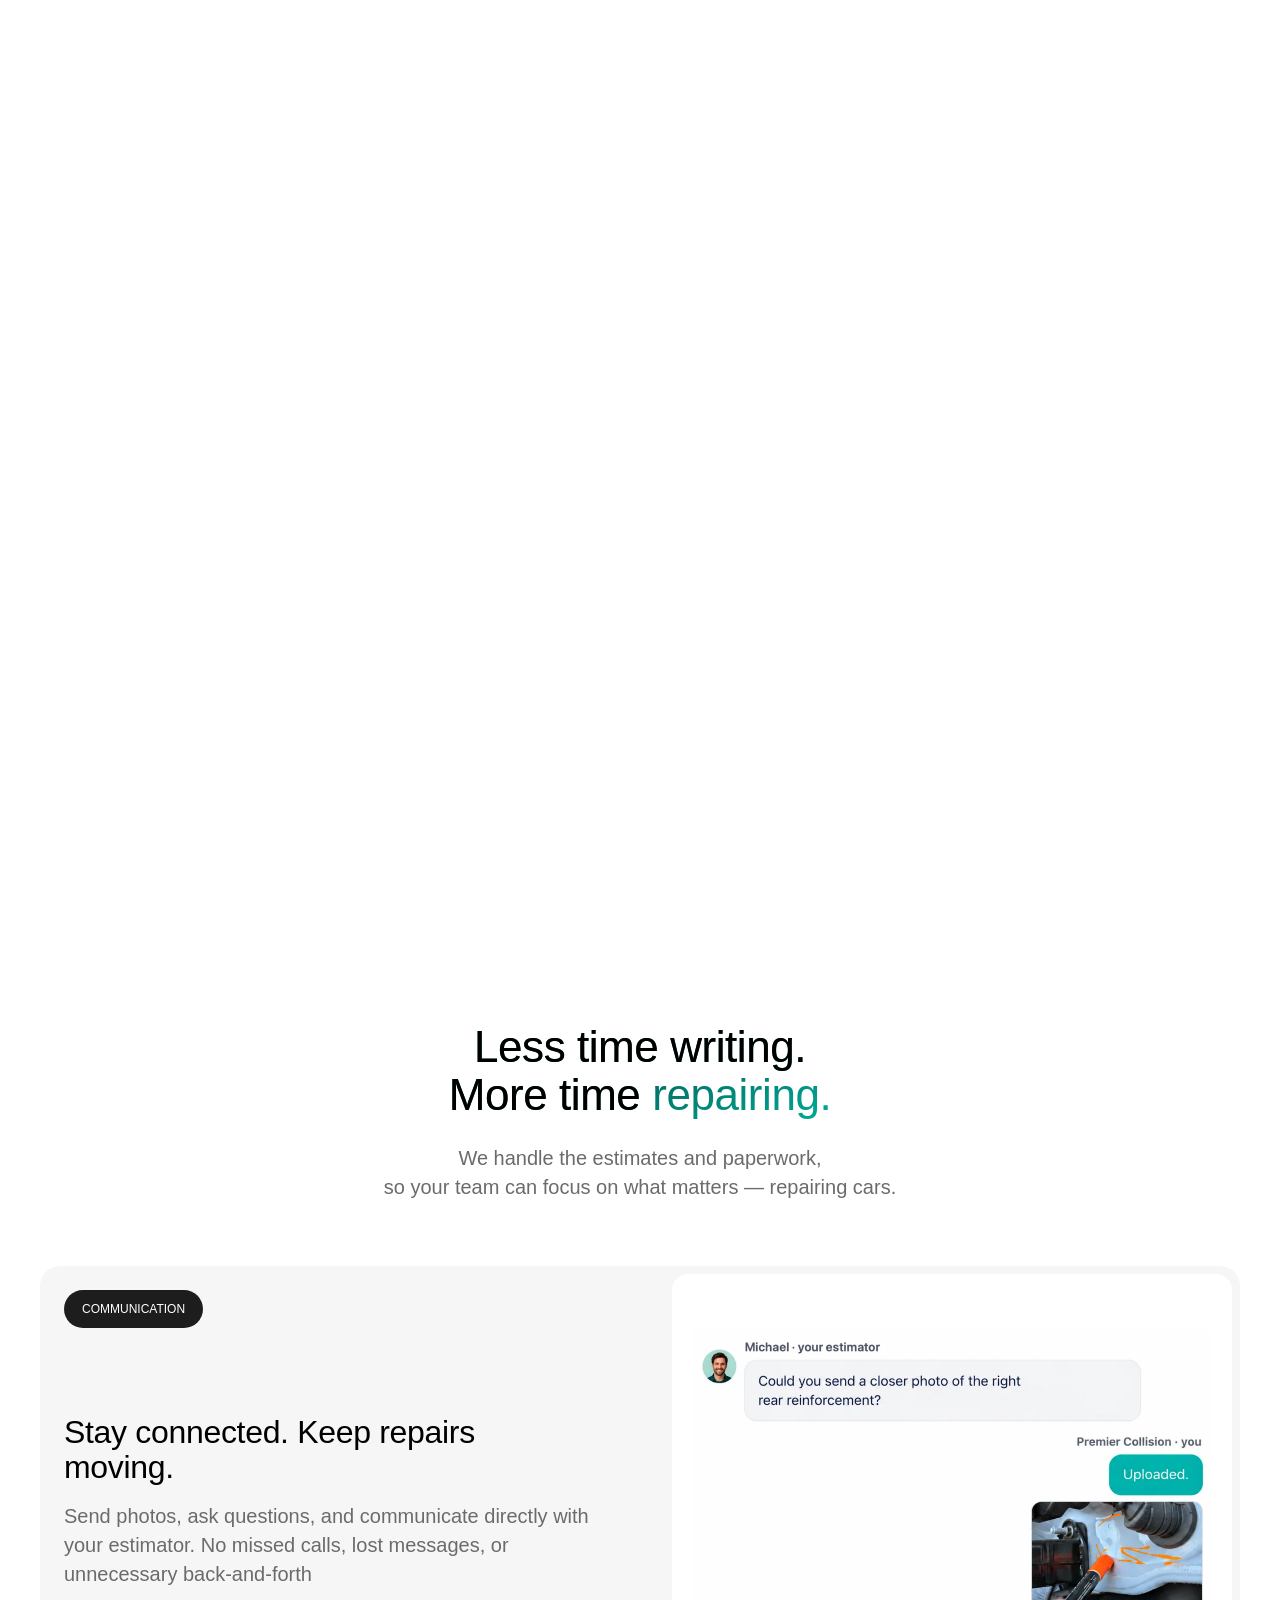
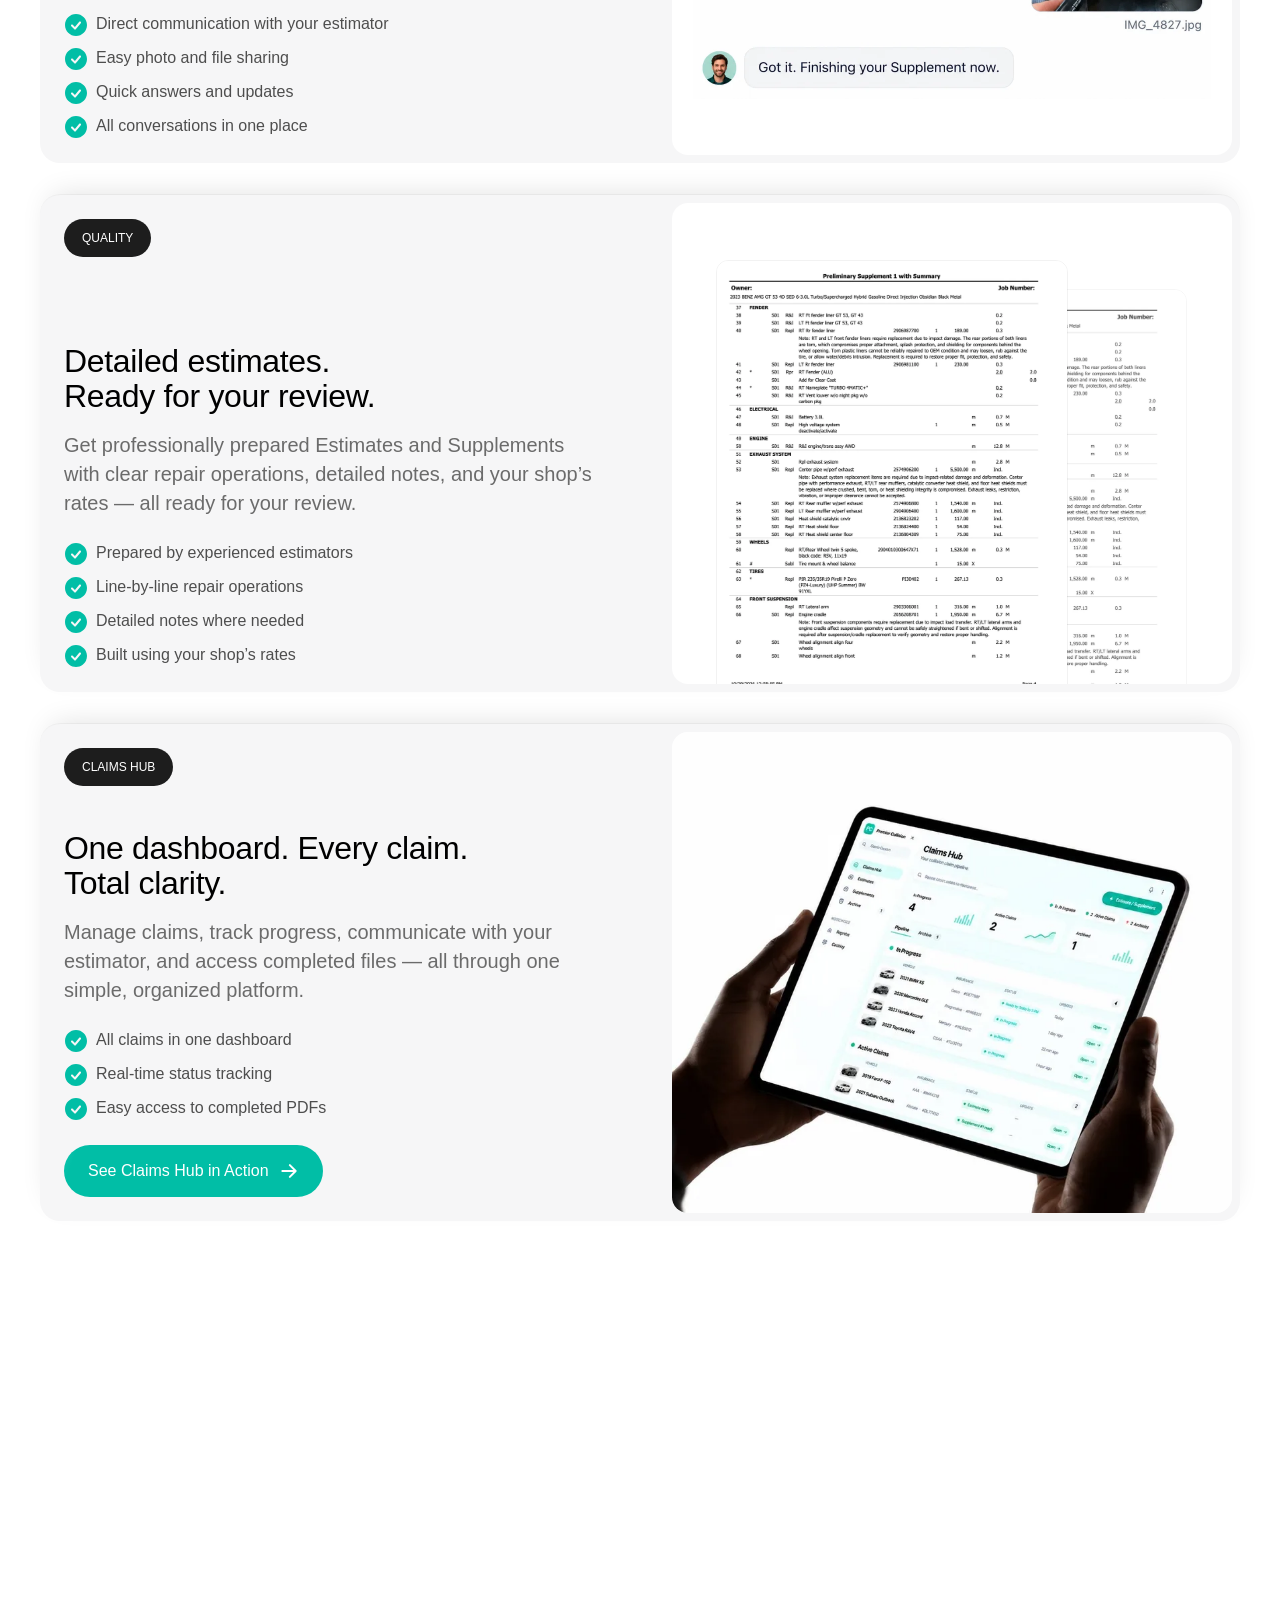
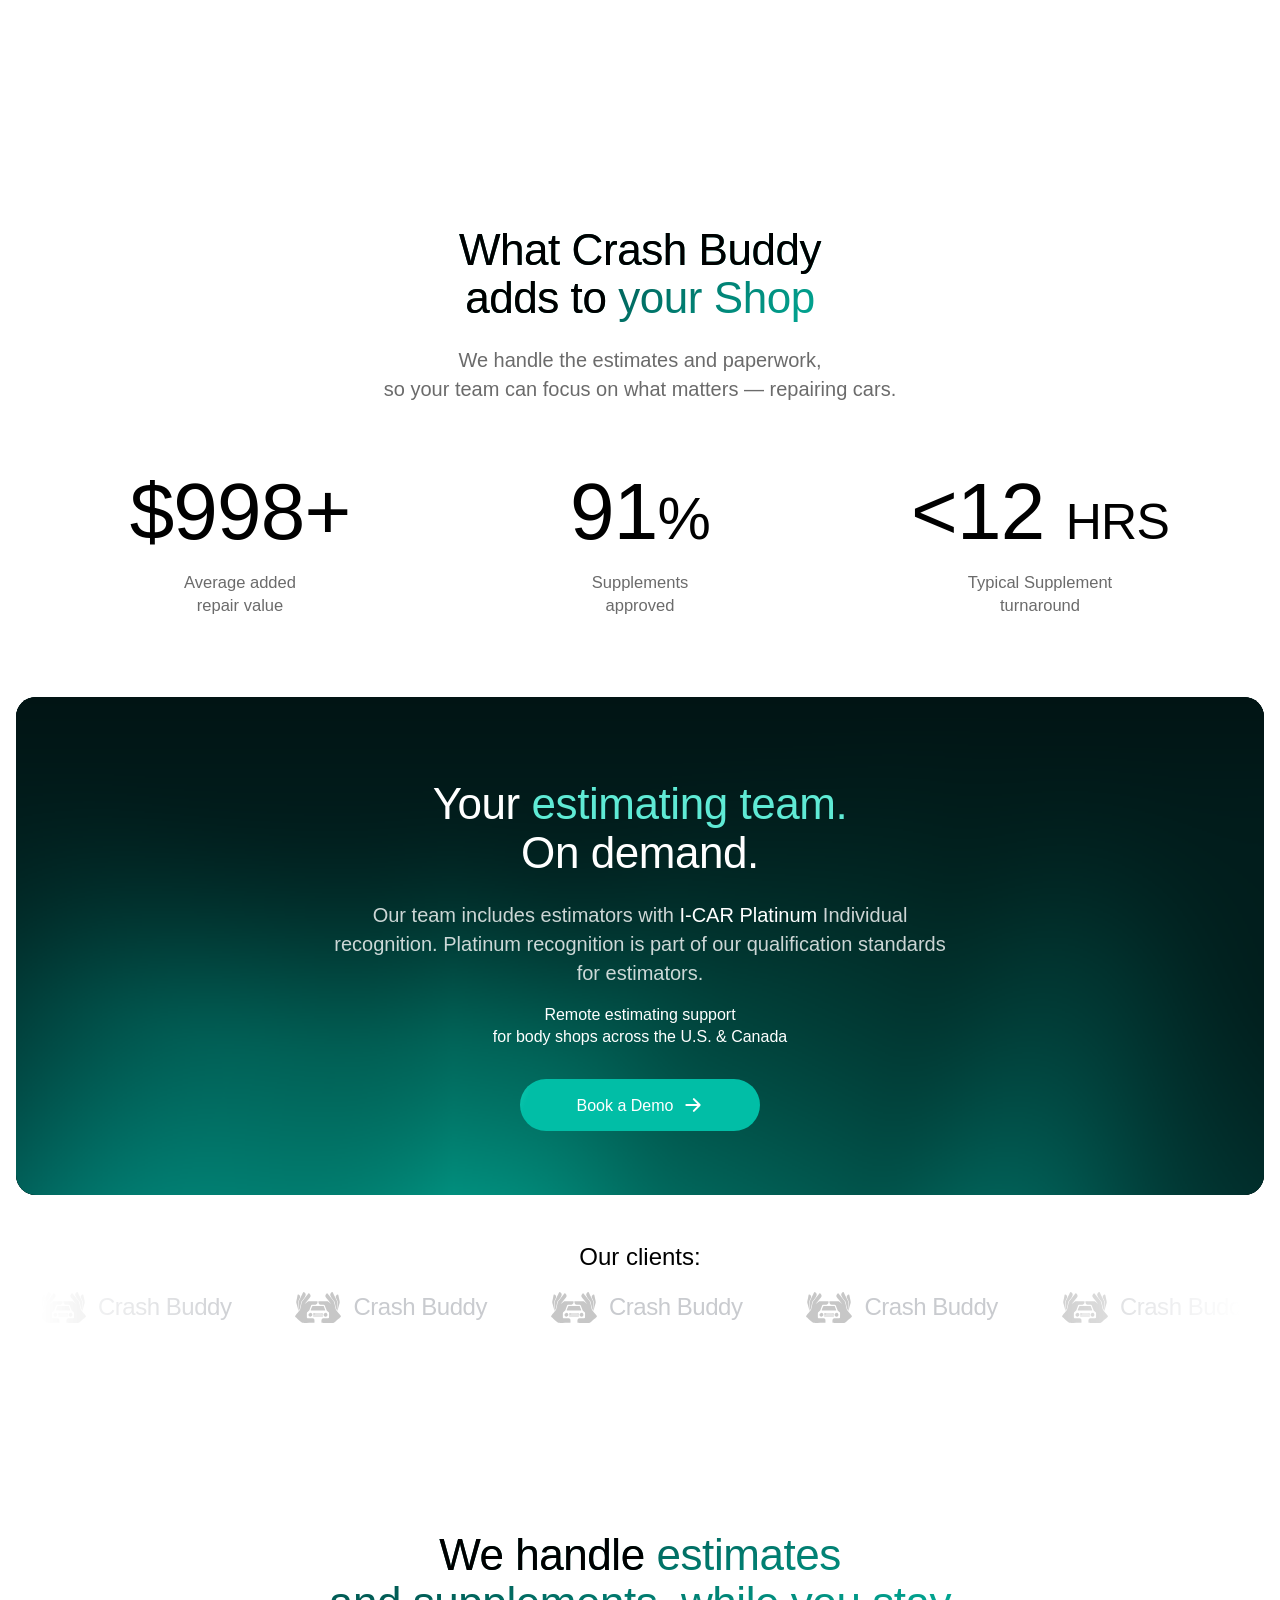
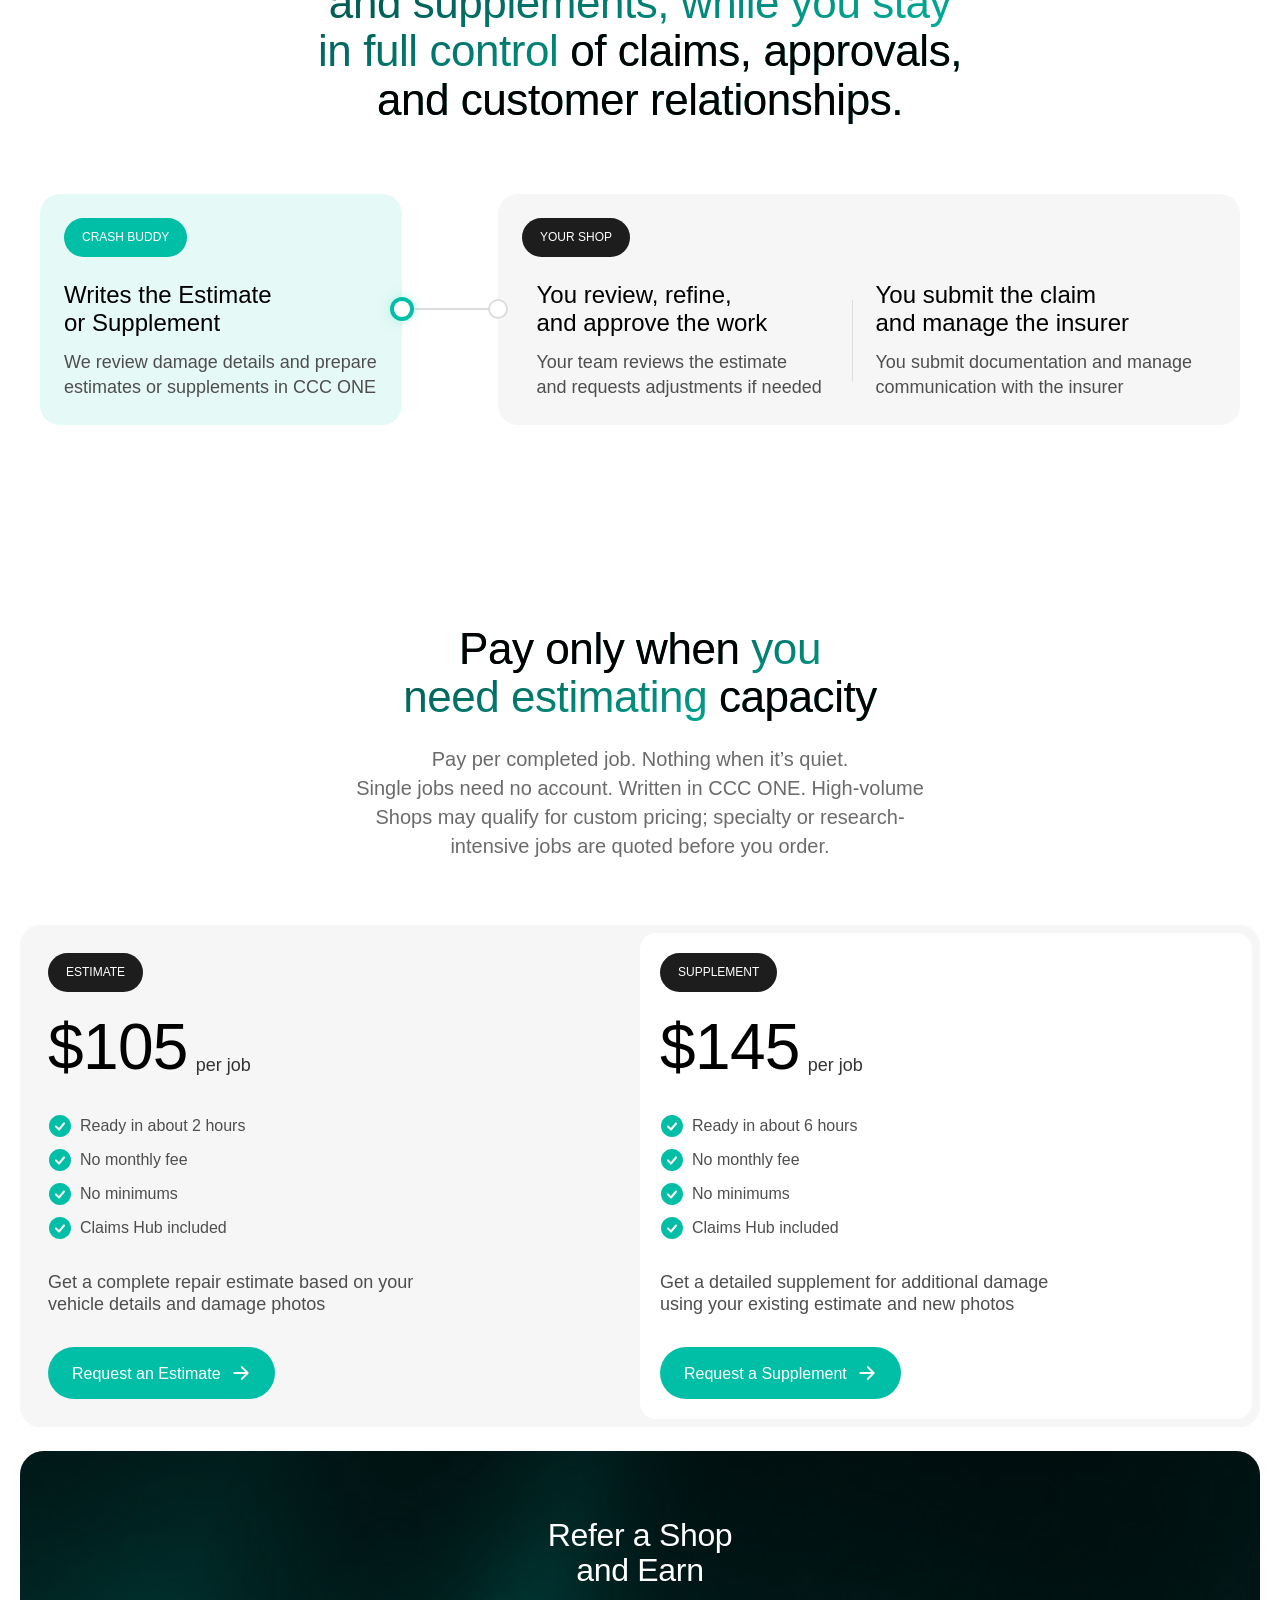
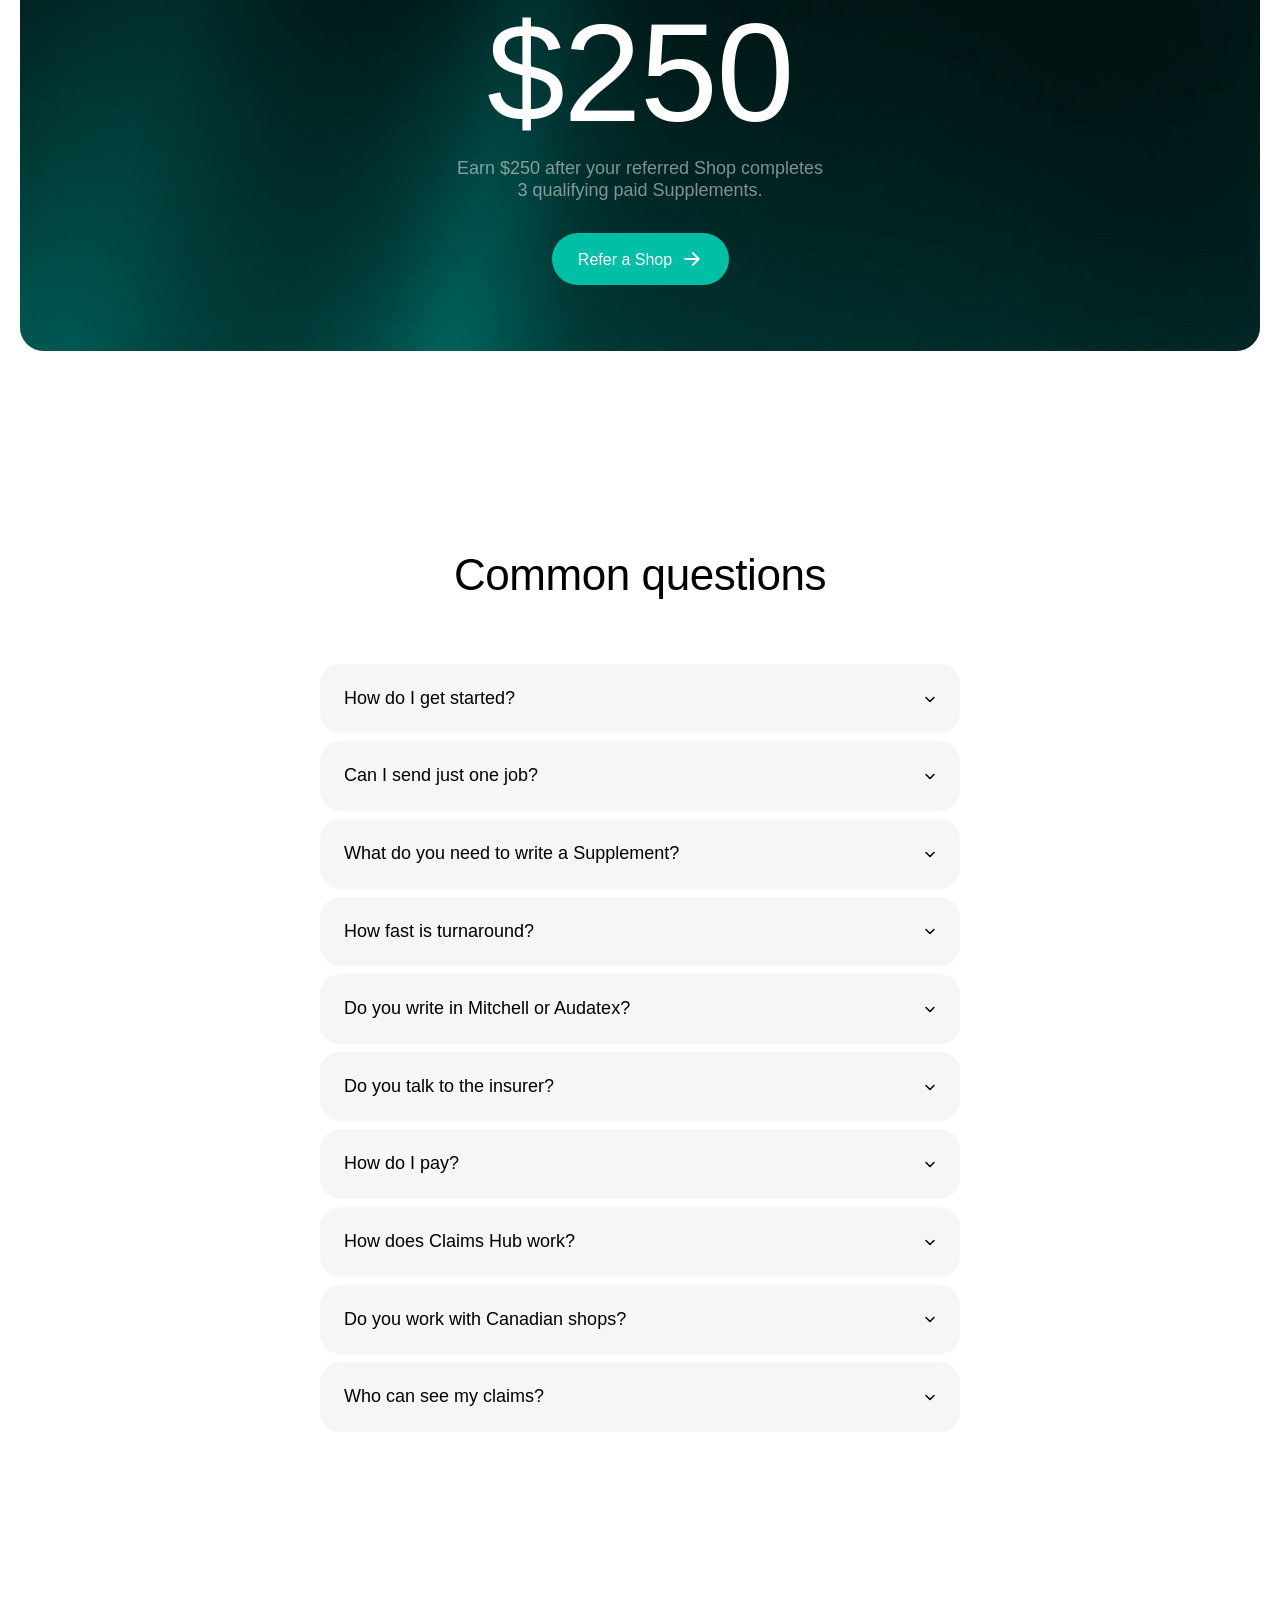
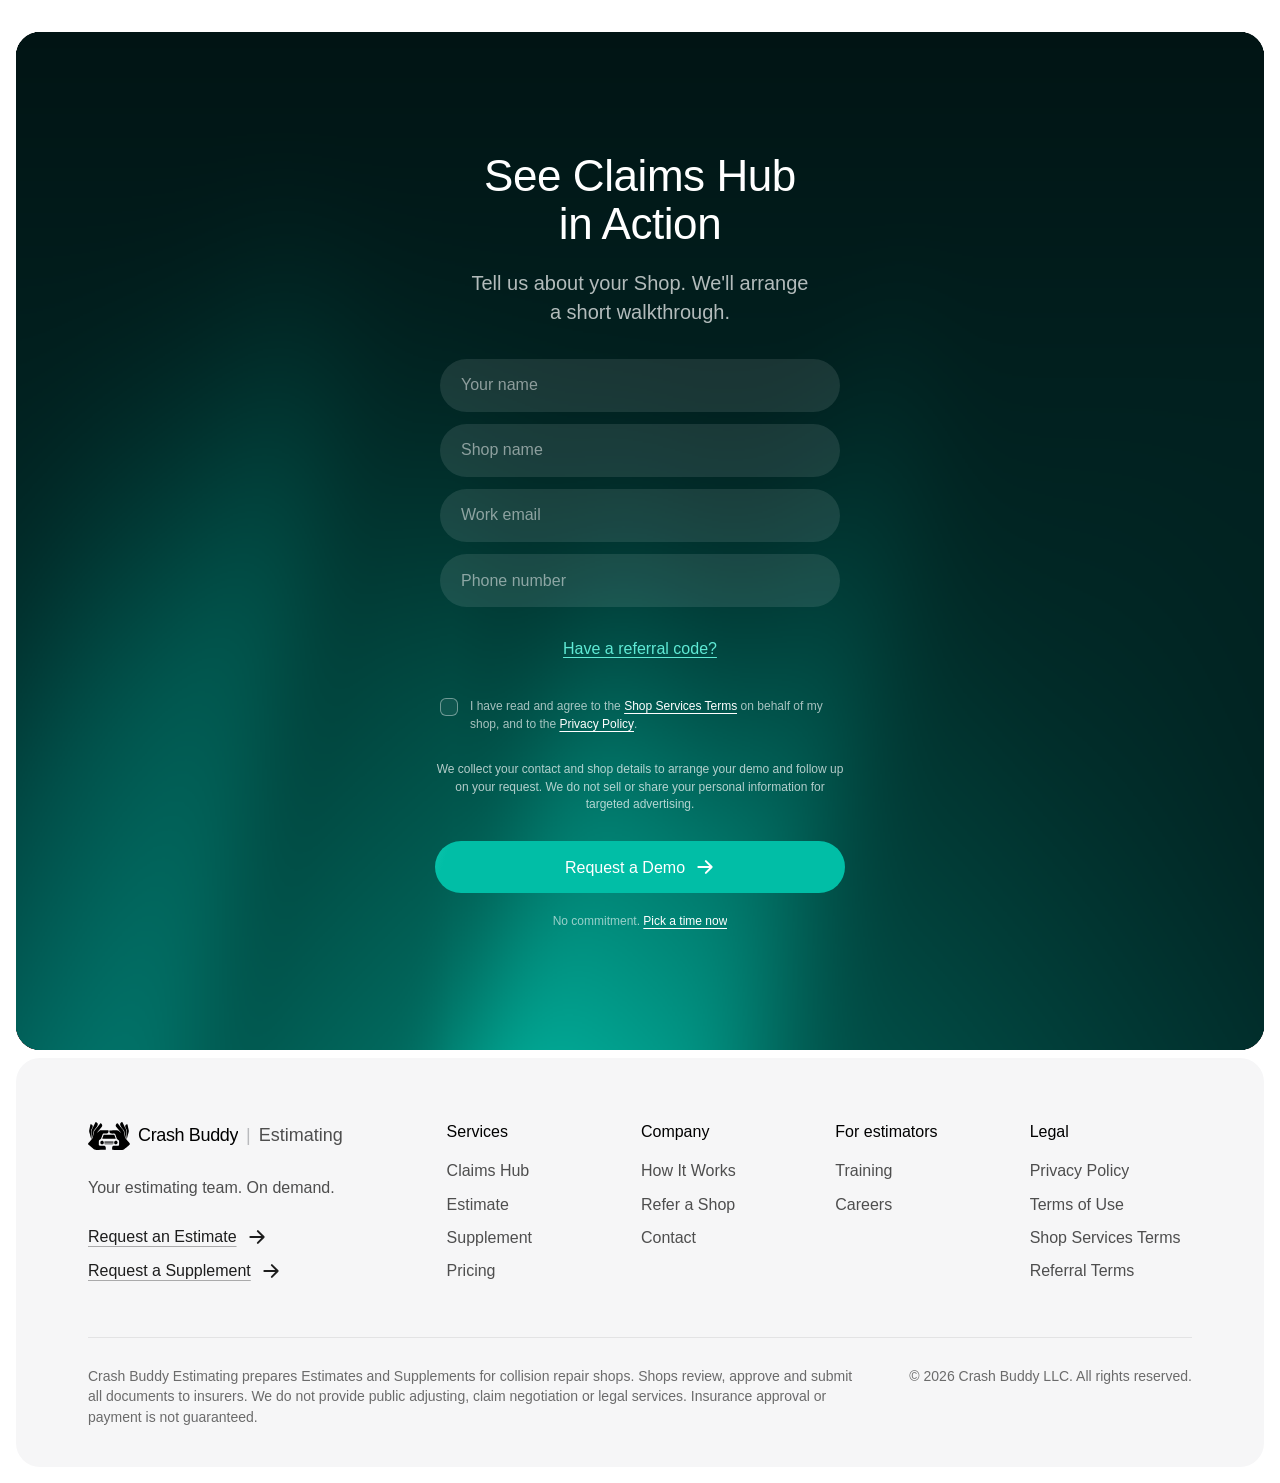
<file: variant-b.html>
<!doctype html>
<html lang="en">
<head>
  <meta charset="utf-8">
  <meta name="viewport" content="width=device-width, initial-scale=1">
  <!-- SEO: title, description, canonical, icons, link previews -->
  <title>Estimate &amp; Supplement Writing for Body Shops | Crash Buddy Estimating</title>
  <meta name="description" content="Collision estimates and supplements for body shops, written in CCC ONE by experienced estimators. Estimate $105 in ~2 h, Supplement $145 in ~6 h. Pay per job.">
  <link rel="canonical" href="https://crashbuddyestimating.com/">
  <meta name="robots" content="noindex, follow">
  <meta name="theme-color" content="#ffffff">
  <link rel="icon" href="favicon.ico" sizes="32x32">
  <link rel="icon" href="favicon.svg" type="image/svg+xml">
  <link rel="apple-touch-icon" href="assets/icons/apple-touch-icon.png">
  <link rel="manifest" href="site.webmanifest">
  <meta property="og:type" content="website">
  <meta property="og:site_name" content="Crash Buddy Estimating">
  <meta property="og:locale" content="en_US">
  <meta property="og:title" content="Estimate &amp; Supplement Writing for Body Shops | Crash Buddy Estimating">
  <meta property="og:description" content="Collision estimates and supplements for body shops, written in CCC ONE by experienced estimators. Estimate $105 in ~2 h, Supplement $145 in ~6 h. Pay per job.">
  <meta property="og:url" content="https://crashbuddyestimating.com/">
  <meta property="og:image" content="https://crashbuddyestimating.com/assets/og/og-home.jpg">
  <meta property="og:image:width" content="1200">
  <meta property="og:image:height" content="630">
  <meta property="og:image:alt" content="Crash Buddy Estimating: get more estimates done without hiring. Estimate $105, Supplement $145.">
  <meta name="twitter:card" content="summary_large_image">
  <meta name="twitter:title" content="Estimate &amp; Supplement Writing for Body Shops | Crash Buddy Estimating">
  <meta name="twitter:description" content="Collision estimates and supplements for body shops, written in CCC ONE by experienced estimators. Estimate $105 in ~2 h, Supplement $145 in ~6 h. Pay per job.">
  <meta name="twitter:image" content="https://crashbuddyestimating.com/assets/og/og-home.jpg">
  <meta name="twitter:image:alt" content="Crash Buddy Estimating: get more estimates done without hiring. Estimate $105, Supplement $145.">
  <!-- /SEO -->
  <link rel="stylesheet" href="styles.css?v=11191510">
  <link rel="stylesheet" href="variant-b.css?v=11182019">
</head>
<body class="variant-b">

<header class="header">
  <nav class="nav">
    <a href="#" class="nav__brand">
      <img src="assets/logo.svg" width="36" height="24" alt="">
      <span class="nav__brand-name">Crash Buddy</span>
      <span class="nav__brand-sep">|</span>
      <span>Estimating</span>
    </a>

    <div class="nav__menu" id="nav-menu">
      <ul class="nav__links">
        <li class="nav__dd">
          <button class="nav__link nav__dd-btn" type="button" aria-expanded="false" aria-controls="products-menu">Products <img src="assets/chevron-down.svg" width="12" height="12" alt=""></button>
          <div class="nav__dd-panel" id="products-menu">
            <div class="nav__dd-list">
              <p class="nav__dd-label">Products</p>
              <a class="nav__dd-item" href="request.html?type=estimate"><span class="nav__dd-row"><b>Estimate</b><b>$105</b></span><span>Vehicle details + photos</span></a>
              <a class="nav__dd-item" href="request.html?type=supplement"><span class="nav__dd-row"><b>Supplement</b><b>$145</b></span><span>Current Estimate + new photos</span></a>
            </div>
            <div class="nav__dd-hub">
              <span class="nav__dd-media"><img src="assets/claims-hub-tablet.webp" width="1455" height="1081" alt="Claims Hub on a tablet" loading="lazy" decoding="async"></span>
              <div class="nav__dd-hub-text">
                <b class="nav__dd-title">Claims Hub</b>
                <span class="nav__dd-desc">One dashboard for every claim — track progress, message your estimator and download finished files.</span>
                <a class="btn btn--sm nav__dd-btn-demo" href="index.html#demo">Book a Demo</a>
              </div>
            </div>
          </div>
        </li>
        <li><a class="nav__link" href="training-b.html">Estimator Training</a></li>
        <li><a class="nav__link" href="#how-it-works">How It Works</a></li>
        <li><a class="nav__link" href="#refer">Refer a Shop</a></li>
      </ul>
      <div class="nav__actions">
        <a class="nav__signin" href="#">Sign in</a>
        <a class="btn btn--sm" href="#demo">Book a Demo</a>
      </div>
    </div>

    <button class="nav__toggle" type="button" aria-label="Open menu" aria-expanded="false" aria-controls="mnav"><span></span><span></span><span></span></button>
  </nav>
</header>

<!-- Mobile menu: full screen, one list of links (Apple-style) -->
<div class="mnav" id="mnav" aria-hidden="true">
  <div class="mnav__top">
    <a href="index.html" class="nav__brand mnav__brand">
      <img src="assets/logo.svg" width="36" height="24" alt="">
      <span class="nav__brand-name">Crash Buddy</span>
      <span class="nav__brand-sep">|</span>
      <span>Estimating</span>
    </a>
    <button class="mnav__close" type="button" aria-label="Close menu"><span></span><span></span><span></span></button>
  </div>
  <p class="mnav__label">Services</p>
  <nav class="mnav__list" aria-label="Services">
    <a href="request.html?type=estimate"><span>Estimate</span><span class="mnav__price">$105</span></a>
    <a href="request.html?type=supplement"><span>Supplement</span><span class="mnav__price">$145</span></a>
    <a href="training-b.html">Estimator Training</a>
  </nav>
  <nav class="mnav__sub" aria-label="More">
    <a href="variant-b.html#how-it-works">How It Works</a>
    <a href="variant-b.html#refer">Refer a Shop</a>
    <a href="careers.html">Careers</a>
    <a href="variant-b.html#claims-hub">Claims Hub</a>
  </nav>
  <a class="footer__cta mnav__signin" href="#"><span class="footer__cta-text">Sign In</span><span class="btn__arrow" aria-hidden="true"></span></a>
  <a class="btn btn--block mnav__cta" href="variant-b.html#demo">Book a Demo</a>
</div>

<main>
  <!-- Hero -->
  <section class="hero">
    <h1 class="hero__title grad-text grad-v">
      Get <span class="hl">more</span><br>
      <span class="hl">estimates</span> done.<br>
      Without hiring.
    </h1>
    <p class="lead hero__lead">Professional estimates and supplements, prepared by experienced collision estimators<br> and ready for your review.</p>

    <div class="order-list">
      <div class="order-card">
        <div>
          <p class="order-card__title">Estimate</p>
          <p class="order-card__sub">Vehicle details + photos</p>
        </div>
        <a class="btn" href="request.html?type=estimate">$105<span class="btn__sep" aria-hidden="true">|</span>Order Now</a>
      </div>
      <div class="order-card">
        <div>
          <p class="order-card__title">Supplement</p>
          <p class="order-card__sub">Current Estimate + new damage photos</p>
        </div>
        <a class="btn" href="request.html?type=supplement">$145<span class="btn__sep" aria-hidden="true">|</span>Order Now</a>
      </div>
    </div>

    <p class="coverage coverage--sm">Remote estimating support<br>for body shops across the U.S. &amp; Canada</p>
  </section>

  <!-- How it works -->
  <section class="section steps" id="how-it-works">
    <div class="steps__pin">
    <div class="section-head">
      <h2 class="h2 grad-text grad-a">From upload<br>to ready for review <br class="m-only"><span class="hl">in just <br>4 simple steps</span></h2>
      <p class="lead">No account. No subscription. Pay per job.</p>
    </div>

    <div class="steps__track">
      <div class="steps__sticky">
        <div class="steps__stage">
          <ol class="steps__list">
            <li class="step step--l1 is-active">
              <div class="step__text">
                <h3 class="step__title">Send the job</h3>
                <p class="step__desc">Vehicle details, photos and insurer documents.</p>
              </div>
            </li>
            <li class="step step--r1">
              <div class="step__text">
                <h3 class="step__title">We write it</h3>
                <p class="step__desc">An experienced estimator prepares the Estimate or Supplement.</p>
              </div>
            </li>
            <li class="step step--l2">
              <div class="step__text">
                <h3 class="step__title">Get your completed file</h3>
                <p class="step__desc">Receive a complete Estimate or Supplement prepared by experienced collision estimators</p>
              </div>
            </li>
            <li class="step step--r2">
              <div class="step__text">
                <h3 class="step__title">Review &amp; download</h3>
                <p class="step__desc">Review the work, message your estimator if needed, and download the final PDF</p>
              </div>
            </li>
          </ol>
          <div class="steps__bars" aria-hidden="true"><i></i><i></i><i></i><i></i></div>

          <!-- Phone: vector frame + HTML screens. Sizes inside are in "u" = 1/1199 of the phone box width -->
          <div class="phone" role="img" aria-label="Crash Buddy app: send a job, track it, download the finished Supplement">
            <div class="iphone" aria-hidden="true">
              <i class="iphone__btn iphone__btn--action"></i>
              <i class="iphone__btn iphone__btn--vol1"></i>
              <i class="iphone__btn iphone__btn--vol2"></i>
              <i class="iphone__btn iphone__btn--power"></i>

              <div class="iphone__screen">
                <!-- Claim screen (steps 2–3) -->
                <div class="scr scr--claim">
                  <span class="app-icon-btn claim__back rv rv--fade" data-step="2" style="--d:.2s"><svg viewBox="0 0 24 24"><path d="M15 5l-7 7 7 7"/></svg></span>
                  <span class="app-icon-btn claim__more rv rv--fade" data-step="2" style="--d:.2s"><svg viewBox="0 0 24 24"><circle cx="5.5" cy="12" r="1.3"/><circle cx="12" cy="12" r="1.3"/><circle cx="18.5" cy="12" r="1.3"/></svg></span>
                  <p class="claim__title rv rv--fade" data-step="2" style="--d:.2s">BMW 530i</p>
                  <p class="claim__sub rv rv--fade" data-step="2" style="--d:.25s">Demo Claim · SAMPLE-001</p>
                  <div class="app-pills claim__pills rv rv--fade" data-step="2" style="--d:.3s">
                    <span class="app-pill">Demo</span>
                    <span class="app-pill app-pill--on">Supplement</span>
                  </div>

                  <!-- 1 · You send -->
                  <div class="tl tl--1 rv" data-step="2" style="--d:.6s">
                    <span class="tl__num">1</span>
                    <p class="tl__title">You send</p>
                    <p class="tl__desc">Damage photos, odometer, and your<br>current Estimate.</p>
                  </div>
                  <div class="claim__photos">
                    <img class="rv rv--swap" data-step="2" style="--d:.72s" src="assets/photo-1.png" alt="">
                    <img class="rv rv--swap" data-step="2" style="--d:.72s" src="assets/photo-2.png" alt="">
                    <img class="rv rv--swap" data-step="2" style="--d:.72s" src="assets/photo-3.png" alt="">
                    <img class="rv rv--swap" data-step="2" style="--d:.72s" src="assets/photo-4.png" alt="">
                  </div>
                  <div class="file claim__file rv rv--swap" data-step="2" style="--d:.72s">
                    <span class="pdf-ico">PDF</span>
                    <span class="file__text"><b>insurance_estimate.pdf</b><span>Sample · current Estimate</span></span>
                    <span class="file__size">1.2 MB</span>
                  </div>
                  <i class="tl__line tl__line--1" data-step="2" style="--d:.85s"></i>

                  <!-- 2 · We write -->
                  <div class="tl tl--2 rv" data-step="2" style="--d:1.05s">
                    <span class="tl__num">2</span>
                    <p class="tl__title">We write</p>
                  </div>
                  <div class="person rv" data-step="2" style="--d:1.2s">
                    <img class="person__ava" src="assets/patrick.webp" width="320" height="320" alt="" loading="lazy" decoding="async">
                    <p class="person__name">Patrick — teammate</p>
                    <p class="person__desc">Reviewing photos and current<br>Estimate.</p>
                    <span class="person__status"><i class="status-dot" data-step="2"></i>In progress</span>
                  </div>
                  <i class="tl__line tl__line--2" data-step="3" style="--d:0s"></i>

                  <!-- 3 · Ready to review -->
                  <div class="tl tl--3 rv" data-step="3" style="--d:.2s">
                    <span class="tl__num">3</span>
                    <p class="tl__title tl__title--green">Ready to review</p>
                  </div>
                  <div class="ready rv" data-step="3" style="--d:.35s">
                    <span class="pdf-ico pdf-ico--green">PDF</span>
                    <span class="file__text"><b>Sample_Supplement_BMW_530i.pdf</b><span>Ready for your review · 1.4 MB</span></span>
                    <span class="ready__btn" data-step="3">Download PDF<i class="ready__tap" data-step="4"></i></span>
                  </div>
                </div>

                <!-- Step 1 · new request form -->
                <div class="scr scr--form">
                  <div class="scr__in form">
                    <span class="app-icon-btn"><svg viewBox="0 0 24 24"><path d="M15 5l-7 7 7 7"/></svg></span>
                    <p class="app-title">New request</p>
                    <p class="app-sub">Send the job to your estimator</p>
                    <div class="app-pills">
                      <span class="app-pill">Estimate</span>
                      <span class="app-pill app-pill--on">Supplement</span>
                    </div>

                    <p class="form__label">Vehicle</p>
                    <div class="form__field form__field--vehicle">
                      <span class="fill fill--vehicle">BMW 530i · 2021 · SAMPLE-001</span>
                    </div>

                    <p class="form__label">Notes for estimator</p>
                    <div class="form__field form__field--notes">
                      <span class="fill fill--n1">Rear reinforcement and bumper damage.</span>
                      <span class="fill fill--n2">Please check the current Estimate.</span>
                    </div>

                    <p class="form__label">Photos</p>
                    <div class="form__photos">
                      <img class="thumb" style="--d:.75s" src="assets/photo-1.png" alt="">
                      <img class="thumb" style="--d:.85s" src="assets/photo-2.png" alt="">
                      <img class="thumb" style="--d:.95s" src="assets/photo-3.png" alt="">
                      <img class="thumb" style="--d:1.05s" src="assets/photo-4.png" alt="">
                    </div>

                    <div class="file form__file">
                      <span class="pdf-ico">PDF</span>
                      <span class="file__text">
                        <b>insurance_estimate.pdf</b>
                        <span class="form__file-sub"><span class="sub-a">Uploading…</span><span class="sub-b">1.2 MB · uploaded</span></span>
                        <span class="form__bar"><i></i></span>
                      </span>
                    </div>

                    <span class="form__send">
                      <span class="send-a">Send to estimator</span>
                      <span class="send-b"><svg viewBox="0 0 24 24"><path d="M5 12.5l4.5 4.5L19 7.5"/></svg>Sent</span>
                      <i class="form__tap"></i>
                    </span>
                  </div>
                </div>

                <!-- Step 4 · PDF opened + confirmation -->
                <div class="scr scr--pdf">
                  <div class="scr__in viewer">
                    <div class="viewer__bar">
                      <span class="app-icon-btn"><svg viewBox="0 0 24 24"><path d="M6 6l12 12M18 6L6 18"/></svg></span>
                      <span class="viewer__name">Sample_Supplement_BMW_530i.pdf</span>
                      <span class="app-icon-btn"><svg viewBox="0 0 24 24"><path d="M12 15V4M7.5 8.5L12 4l4.5 4.5M5 13v5.5A1.5 1.5 0 0 0 6.5 20h11a1.5 1.5 0 0 0 1.5-1.5V13"/></svg></span>
                    </div>
                    <div class="viewer__doc"><img src="assets/estimate-doc.webp" width="1275" height="1650" alt="" loading="lazy" decoding="async"></div>
                    <div class="viewer__toast">
                      <span class="check">
                        <svg viewBox="0 0 52 52"><circle class="check__bg" cx="26" cy="26" r="26"/><path class="check__path" d="M15 27l7.5 7.5L37.5 19"/></svg>
                      </span>
                      <span class="viewer__toast-text">
                        <b>Download complete</b>
                        <span>Supplement saved · ready to submit</span>
                      </span>
                    </div>
                  </div>
                </div>

                <!-- Mobile: one simple screen per step (desktop keeps the detailed screens above) -->
                <div class="scr scr--m">
                  <!-- 1 · Send the job -->
                  <div class="mp mp--send" data-m="1">
                    <p class="app-title">New request</p>
                    <p class="app-sub">Photos and the current Estimate</p>
                    <div class="app-pills">
                      <span class="app-pill">Estimate</span>
                      <span class="app-pill app-pill--on">Supplement</span>
                    </div>
                    <div class="mp__photos">
                      <img style="--d:.1s" src="assets/bmw-rear.webp" width="320" height="240" alt="" decoding="async">
                      <img style="--d:.2s" src="assets/bmw-reinforcement.webp" width="320" height="240" alt="" decoding="async">
                      <img style="--d:.3s" src="assets/bmw-structure.webp" width="320" height="240" alt="" decoding="async">
                      <img style="--d:.4s" src="assets/bmw-odometer.webp" width="320" height="240" alt="" decoding="async">
                    </div>
                    <div class="file mp__file">
                      <span class="pdf-ico">PDF</span>
                      <span class="file__text"><b>insurance_estimate.pdf</b><span>Current Estimate</span></span>
                      <span class="file__size">1.2 MB</span>
                    </div>
                    <span class="mp__btn">
                      <span class="mp__a">Send to estimator</span>
                      <span class="mp__b"><svg viewBox="0 0 24 24"><path d="M5 12.5l4.5 4.5L19 7.5"/></svg>Sent</span>
                      <i class="mp__tap"></i>
                    </span>
                  </div>

                  <!-- 2 · We write it -->
                  <div class="mp mp--work" data-m="2">
                    <span class="mp__ava"><img src="assets/patrick.webp" width="320" height="320" alt="" loading="lazy" decoding="async"></span>
                    <p class="mp__name">Patrick</p>
                    <p class="mp__role">Your estimator</p>
                    <span class="mp__status">Writing your Supplement<i></i><i></i><i></i></span>
                  </div>

                  <!-- 3 · Get your file -->
                  <div class="mp mp--ready" data-m="3">
                    <span class="mp__doc">
                      <span class="pdf-ico pdf-ico--green">PDF</span>
                      <span class="check"><svg viewBox="0 0 52 52"><circle class="check__bg" cx="26" cy="26" r="26"/><path class="check__path" d="M15 27l7.5 7.5L37.5 19"/></svg></span>
                    </span>
                    <p class="mp__name">Supplement ready</p>
                    <p class="mp__role">Sample_Supplement_BMW_530i.pdf</p>
                  </div>

                  <!-- 4 · Review & download -->
                  <div class="mp mp--get" data-m="4">
                    <div class="mp__page"><img src="assets/estimate-doc.webp" width="1275" height="1650" alt="" loading="lazy" decoding="async"></div>
                    <span class="mp__btn">
                      <span class="mp__a">Download PDF</span>
                      <span class="mp__b"><svg viewBox="0 0 24 24"><path d="M5 12.5l4.5 4.5L19 7.5"/></svg>Downloaded</span>
                      <i class="mp__tap"></i>
                    </span>
                  </div>
                </div>

                <!-- System UI -->
                <div class="statusbar">
                  <span class="statusbar__time">9:41</span>
                  <span class="statusbar__icons">
                    <svg viewBox="0 0 25 14" class="sb-signal"><rect x="0" y="9" width="4.5" height="5" rx="1"/><rect x="6.8" y="6" width="4.5" height="8" rx="1"/><rect x="13.6" y="3" width="4.5" height="11" rx="1"/><rect x="20.4" y="0" width="4.5" height="14" rx="1"/></svg>
                    <svg viewBox="0 0 22 16" class="sb-wifi"><path d="M11 15.2l3-3.3a4.4 4.4 0 0 0-6 0z"/><path d="M4.9 9.1a8.7 8.7 0 0 1 12.2 0l2-2.2a11.7 11.7 0 0 0-16.2 0z"/><path d="M1.1 5a14.1 14.1 0 0 1 19.8 0L22.7 3a16.9 16.9 0 0 0-23.4 0z" transform="translate(.3 0)"/></svg>
                    <svg viewBox="0 0 32 15" class="sb-battery"><rect x=".75" y=".75" width="27" height="13.5" rx="4" fill="none" stroke="currentColor" stroke-opacity=".4" stroke-width="1.5"/><rect x="3" y="3" width="22.5" height="9" rx="2.2"/><path d="M29.5 5v5a2.6 2.6 0 0 0 0-5z" opacity=".45"/></svg>
                  </span>
                </div>
                <i class="island"></i>
                <i class="home-bar"></i>
              </div>
            </div>
          </div>
        </div>
      </div>
    </div>
    </div>
  </section>

  <!-- Features -->
  <section class="section">
    <div class="section-head">
      <h2 class="h2 grad-text grad-a">Less time writing.<br>More time <span class="hl">repairing.</span></h2>
      <p class="lead lead--538">We handle the estimates and paperwork, <br>so your team can focus on what matters — repairing cars.</p>
    </div>

    <div class="features">
      <article class="feature">
        <div class="feature__body">
          <span class="tag">Communication</span>
          <div class="feature__content">
            <div class="feature__text">
              <h3 class="h3">Stay connected. Keep repairs moving.</h3>
              <p class="lead">Send photos, ask questions, and communicate directly with your estimator. No missed calls, lost messages, or unnecessary back-and-forth</p>
            </div>
            <ul class="checklist">
              <li>Direct communication with your estimator</li>
              <li>Easy photo and file sharing</li>
              <li>Quick answers and updates</li>
              <li>All conversations in one place</li>
            </ul>
          </div>
        </div>
        <div class="feature__media feature__media--chat">
          <img src="assets/chat.webp?v=2" width="518" height="369" alt="Chat between shop and estimator" loading="lazy" decoding="async">
        </div>
      </article>

      <article class="feature">
        <div class="feature__body">
          <span class="tag">Quality</span>
          <div class="feature__content">
            <div class="feature__text">
              <h3 class="h3">Detailed estimates.<br>Ready for your review.</h3>
              <p class="lead">Get professionally prepared Estimates and Supplements with clear repair operations, detailed notes, and your shop’s rates — all ready for your review.</p>
            </div>
            <ul class="checklist">
              <li>Prepared by experienced estimators</li>
              <li>Line-by-line repair operations</li>
              <li>Detailed notes where needed</li>
              <li>Built using your shop’s rates</li>
            </ul>
          </div>
        </div>
        <div class="feature__media feature__media--docs">
          <img class="doc doc--back" src="assets/estimate-doc.webp" width="352" height="454" alt="" loading="lazy" decoding="async">
          <img class="doc doc--front" src="assets/estimate-doc.webp" width="352" height="454" alt="Sample supplement document" loading="lazy" decoding="async">
        </div>
      </article>

      <article class="feature" id="claims-hub">
        <div class="feature__body">
          <span class="tag">Claims Hub</span>
          <div class="feature__content">
            <div class="feature__text">
              <h3 class="h3">One dashboard. Every claim. <br>Total clarity.</h3>
              <p class="lead">Manage claims, track progress, communicate with your estimator, and access completed files — all through one simple, organized platform.</p>
            </div>
            <ul class="checklist">
              <li>All claims in one dashboard</li>
              <li>Real-time status tracking</li>
              <li>Easy access to completed PDFs</li>
            </ul>
            <a class="btn" href="#demo">See Claims Hub in Action</a>
          </div>
        </div>
        <div class="feature__media feature__media--tablet">
          <img class="tablet" src="assets/claims-hub-tablet.webp" width="1455" height="1081" alt="Claims Hub dashboard on a tablet held in both hands" loading="lazy" decoding="async">
        </div>
      </article>
      <div class="features__hold" aria-hidden="true"></div>
    </div>
  </section>

  <!-- Stats -->
  <section class="section stats">
    <div class="section-head">
      <h2 class="h2 grad-text grad-b">What Crash Buddy<br>adds to <span class="hl">your Shop</span></h2>
      <p class="lead lead--538">We handle the estimates and paperwork, <br>so your team can focus on what matters — repairing cars.</p>
    </div>

    <div class="stats__grid">
      <div class="stat">
        <p class="stat__value">$<span class="count" data-count="1000">1,000</span>+</p>
        <p class="stat__label">Average added<br>repair value</p>
      </div>
      <div class="stat">
        <p class="stat__value"><span class="count" data-count="91">91</span><small class="stat__unit--pct">%</small></p>
        <p class="stat__label">Supplements<br>approved</p>
      </div>
      <div class="stat">
        <p class="stat__value">&lt;<span class="count" data-count="12">12</span> <small>HRS</small></p>
        <p class="stat__label">Typical Supplement<br>turnaround</p>
      </div>
    </div>

    <div class="team-card">
      <div class="aurora" data-glow="0.78" aria-hidden="true">
        <i class="aurora__glow"></i>
        <i class="aurora__beam" style="--x:6%;  --w:15%; --r:9deg;  --o:.7;  --b:28px; --t:17s; --d:-3s"></i>
        <i class="aurora__beam" style="--x:28%; --w:10%; --r:11deg; --o:1;   --b:18px; --t:13s; --d:-7s"></i>
        <i class="aurora__beam" style="--x:44%; --w:8%;  --r:14deg; --o:.55; --b:22px; --t:19s; --d:-11s"></i>
        <i class="aurora__beam" style="--x:86%; --w:18%; --r:-6deg; --o:.35; --b:46px; --t:23s; --d:-5s"></i>
      </div>
      <div class="team-card__inner">
        <h2 class="h2 team-card__title">Your <span>estimating team.</span><br>On demand.</h2>
        <p class="team-card__text">Our team includes estimators with <strong>I-CAR Platinum</strong> Individual recognition. Platinum recognition is part of our qualification standards for estimators.</p>
        <p class="team-card__coverage">Remote estimating support<br>for body shops across the U.S. &amp; Canada</p>
        <a class="btn team-card__btn" href="#demo">Book a Demo</a>
      </div>
    </div>

    <div class="clients">
      <p class="clients__title">Our clients:</p>
      <!-- Placeholder ribbon: swap the items for client logos later (keep two identical halves for a seamless loop) -->
      <div class="clients__marquee" aria-label="Clients">
        <ul class="clients__track">
          <li class="clients__item"><img src="assets/logo.svg" width="36" height="24" alt="">Crash Buddy</li>
          <li class="clients__item"><img src="assets/logo.svg" width="36" height="24" alt="">Crash Buddy</li>
          <li class="clients__item"><img src="assets/logo.svg" width="36" height="24" alt="">Crash Buddy</li>
          <li class="clients__item"><img src="assets/logo.svg" width="36" height="24" alt="">Crash Buddy</li>
          <li class="clients__item"><img src="assets/logo.svg" width="36" height="24" alt="">Crash Buddy</li>
          <li class="clients__item"><img src="assets/logo.svg" width="36" height="24" alt="">Crash Buddy</li>
          <li class="clients__item"><img src="assets/logo.svg" width="36" height="24" alt="">Crash Buddy</li>
          <li class="clients__item"><img src="assets/logo.svg" width="36" height="24" alt="">Crash Buddy</li>
          <li class="clients__item"><img src="assets/logo.svg" width="36" height="24" alt="">Crash Buddy</li>
          <li class="clients__item"><img src="assets/logo.svg" width="36" height="24" alt="">Crash Buddy</li>
          <li class="clients__item"><img src="assets/logo.svg" width="36" height="24" alt="">Crash Buddy</li>
          <li class="clients__item"><img src="assets/logo.svg" width="36" height="24" alt="">Crash Buddy</li>
        </ul>
      </div>
    </div>
  </section>

  <!-- Who does what -->
  <section class="section handle">
    <h2 class="h2 grad-text grad-e handle__title">We handle <span class="hl">estimates <br>and supplements, while you stay <br>in full control</span> of claims, approvals, <br>and customer relationships.</h2>

    <div class="handle__cards" data-scrollline>
      <article class="handle-card handle-card--us">
        <span class="tag tag--accent">Crash Buddy</span>
        <div class="handle-card__item">
          <h3 class="handle-card__title">Writes the Estimate<br>or Supplement</h3>
          <p class="handle-card__text">We review damage details and prepare estimates or supplements in CCC ONE</p>
        </div>
      </article>
      <i class="handle__link" data-line aria-hidden="true"></i>
      <article class="handle-card handle-card--shop">
        <span class="tag">Your Shop</span>
        <div class="handle-card__row">
          <div class="handle-card__item">
            <h3 class="handle-card__title">You review, refine,<br>and approve the work</h3>
            <p class="handle-card__text">Your team reviews the estimate <br>and requests adjustments if needed</p>
          </div>
          <div class="handle-card__item">
            <h3 class="handle-card__title">You submit the claim<br>and manage the insurer</h3>
            <p class="handle-card__text">You submit documentation and manage communication with the insurer</p>
          </div>
        </div>
      </article>
    </div>
  </section>

  <!-- Pricing -->
  <section class="section pricing" id="pricing">
    <div class="section-head">
      <h2 class="h2 grad-text grad-d">Pay only when <span class="hl">you <br>need estimating</span> capacity</h2>
      <p class="lead lead--604">Pay per completed job. Nothing when it’s quiet. <br>Single jobs need no account. Written in CCC ONE. High-volume Shops may qualify for custom pricing; specialty or research-intensive jobs are quoted before you order.</p>
    </div>

    <div class="pbox">
        <article class="pcard pcard--grey">
          <div class="pcard__head">
            <span class="tag">Estimate</span>
            <p class="plan__price"><span>$105</span> <small>per job</small></p>
          </div>
          <ul class="checklist pcard__list">
            <li>Ready in about 2 hours</li>
            <li>No monthly fee</li>
            <li>No minimums</li>
            <li>Claims Hub included</li>
          </ul>
          <p class="pcard__desc">Get a complete repair estimate based on your vehicle details and damage photos</p>
          <a class="btn" href="request.html?type=estimate">Request an Estimate</a>
        </article>
        <article class="pcard pcard--white">
          <div class="pcard__head">
            <span class="tag">Supplement</span>
            <p class="plan__price"><span>$145</span> <small>per job</small></p>
          </div>
          <ul class="checklist pcard__list">
            <li>Ready in about 6 hours</li>
            <li>No monthly fee</li>
            <li>No minimums</li>
            <li>Claims Hub included</li>
          </ul>
          <p class="pcard__desc">Get a detailed supplement for additional damage using your existing estimate and new photos</p>
          <a class="btn" href="request.html?type=supplement">Request a Supplement</a>
        </article>
    </div>
  </section>

  <!-- Refer a Shop -->
  <section class="section refer" id="refer">
    <div class="rcard">
      <div class="rcard__body">
        <div class="rcard__head">
          <h2 class="rcard__title">Refer a Shop<br>and Earn</h2>
          <p class="refer__amount rcard__amount">$250</p>
          <p class="rcard__text">Earn $250 after your referred Shop completes <br>3 qualifying paid Supplements.</p>
        </div>
        <a class="btn rcard__btn" href="#">Refer a Shop</a>
      </div>
    </div>
  </section>

  <!-- FAQ -->
  <section class="section faq" id="faq">
    <h2 class="h2 faq__title">Common questions</h2>
    <div class="faq__list">
      <details class="faq__item">
        <summary>How do I get started?</summary>
        <div class="faq__answer"><p>Send one job now: request an Estimate ($105) or a Supplement ($145) above. No account needed. For ongoing work, request a demo and we set up Claims Hub for your Shop.</p></div>
      </details>
      <details class="faq__item">
        <summary>Can I send just one job?</summary>
        <div class="faq__answer"><p>Yes. No account needed. The finished PDF comes to your email.</p></div>
      </details>
      <details class="faq__item">
        <summary>What do you need to write a Supplement?</summary>
        <div class="faq__answer"><p>The current insurance Estimate (PDF or CCC export), teardown photos — wide shots and close-ups — and any denial notes. A VIN helps. For an initial Estimate, photos and vehicle details are enough. Anything else, your estimator asks for inside the claim.</p></div>
      </details>
      <details class="faq__item">
        <summary>How fast is turnaround?</summary>
        <div class="faq__answer"><p>Most Supplements come back in about 6 hours and most Estimates in about 2 hours, during business hours (Pacific), once we have clear photos and — for a Supplement — the current insurance Estimate. Heavy structural files can take longer; we tell you when we open the file.</p></div>
      </details>
      <details class="faq__item">
        <summary>Do you write in Mitchell or Audatex?</summary>
        <div class="faq__answer"><p>We write in CCC ONE and deliver a PDF, so there is no extra software seat for the work you send us. If your Shop works in Mitchell or Audatex, ask before you order and we’ll tell you what we can do.</p></div>
      </details>
      <details class="faq__item">
        <summary>Do you talk to the insurer?</summary>
        <div class="faq__answer"><p>No. Your Shop reviews, approves and submits under its own name and rates, and handles the adjuster. We write the documentation your Shop submits.</p></div>
      </details>
      <details class="faq__item">
        <summary>How do I pay?</summary>
        <div class="faq__answer"><p>Per job, when you order: $105 per Estimate, $145 per Supplement, no subscription or minimum. Pricing agreed for your Shop appears in Claims Hub before you pay. Specialty vehicles and research-intensive jobs are quoted before you order.</p></div>
      </details>
      <details class="faq__item">
        <summary>How does Claims Hub work?</summary>
        <div class="faq__answer"><p>One claim per vehicle. Photos, documents, messages with your estimator and every Estimate or Supplement stay on it, so the next Supplement starts from the same claim — not from scratch. Your Shop’s rates and agreed pricing live there too, and archived claims can be reopened.</p></div>
      </details>
      <details class="faq__item">
        <summary>Do you work with Canadian shops?</summary>
        <div class="faq__answer"><p>Yes — remotely, across the U.S. and Canada, through Claims Hub.</p></div>
      </details>
      <details class="faq__item">
        <summary>Who can see my claims?</summary>
        <div class="faq__answer"><p>Your Shop and the Crash Buddy estimators working on your jobs. Each Shop has its own private workspace. See our <a href="privacy.html">Privacy Policy</a>.</p></div>
      </details>
    </div>
  </section>

  <!-- Demo request -->
  <section class="cta">
    <div class="cta__card">
      <div class="aurora aurora--dim" aria-hidden="true">
        <i class="aurora__glow"></i>
        <i class="aurora__beam" style="--x:6%;  --w:15%; --r:9deg;  --o:.7;  --b:28px; --t:17s; --d:-3s"></i>
        <i class="aurora__beam" style="--x:28%; --w:10%; --r:11deg; --o:1;   --b:18px; --t:13s; --d:-7s"></i>
        <i class="aurora__beam" style="--x:44%; --w:8%;  --r:14deg; --o:.55; --b:22px; --t:19s; --d:-11s"></i>
        <i class="aurora__beam" style="--x:86%; --w:18%; --r:-6deg; --o:.35; --b:46px; --t:23s; --d:-5s"></i>
      </div>
      <div class="cta__inner" id="demo">
        <div class="cta__head">
          <h2 class="h2 cta__title">See Claims Hub<br>in Action</h2>
          <p class="cta__lead">Tell us about your Shop. We'll arrange <br>a short walkthrough.</p>
        </div>
        <form class="cta__form" action="#" method="post">
          <div class="float">
            <input class="field" id="f-name" name="name" type="text" autocomplete="name" required placeholder=" ">
            <fieldset class="float__line" aria-hidden="true"><legend><span>Your name</span></legend></fieldset>
            <label class="float__label" for="f-name">Your name</label>
          </div>
          <div class="float">
            <input class="field" id="f-shop" name="shop" type="text" autocomplete="organization" required placeholder=" ">
            <fieldset class="float__line" aria-hidden="true"><legend><span>Shop name</span></legend></fieldset>
            <label class="float__label" for="f-shop">Shop name</label>
          </div>
          <div class="float">
            <input class="field" id="f-email" name="email" type="email" autocomplete="email" required placeholder=" ">
            <fieldset class="float__line" aria-hidden="true"><legend><span>Work email</span></legend></fieldset>
            <label class="float__label" for="f-email">Work email</label>
          </div>
          <div class="float">
            <input class="field" id="f-phone" name="phone" type="tel" autocomplete="tel" placeholder=" ">
            <fieldset class="float__line" aria-hidden="true"><legend><span>Phone number</span></legend></fieldset>
            <label class="float__label" for="f-phone">Phone number</label>
          </div>

          <button class="cta__referral" type="button" aria-expanded="false" aria-controls="f-ref">Have a referral code?</button>
          <div class="float" hidden>
            <input class="field cta__ref-field" id="f-ref" name="referral" type="text" placeholder=" ">
            <fieldset class="float__line" aria-hidden="true"><legend><span>Referral code</span></legend></fieldset>
            <label class="float__label" for="f-ref">Referral code</label>
          </div>

          <label class="cta__check">

            <input type="checkbox" name="terms" required>

            <span class="cta__box" aria-hidden="true"></span>

            <span>I have read and agree to the <a href="shop-services-terms.html">Shop Services Terms</a> on behalf of my shop, and to the <a href="privacy.html">Privacy Policy</a>.</span>

          </label>

          <p class="cta__note">We collect your contact and shop details to arrange your demo and follow up on your request. We do not sell or share your personal information for targeted advertising.</p>
          <button class="btn btn--block" type="submit">Request a Demo</button>

          <p class="cta__after">No commitment. <a href="#demo">Pick a time now</a></p>
        </form>
      </div>
    </div>
  </section>
</main>

<footer class="footer">
  <div class="footer__card">
    <div class="footer__top">
      <div class="footer__brand">
        <a href="#" class="footer__logo">
          <img src="assets/logo.svg" width="36" height="24" alt="">
          <span class="footer__logo-name">Crash Buddy</span>
          <span class="footer__logo-sep">|</span>
          <span class="footer__logo-sub">Estimating</span>
        </a>
        <p class="footer__tagline">Your estimating team. On demand.</p>
        <div class="footer__actions">
          <a class="footer__cta" href="request.html?type=estimate"><span class="footer__cta-text">Request an Estimate</span><span class="btn__arrow" aria-hidden="true"></span></a>
          <a class="footer__cta" href="request.html?type=supplement"><span class="footer__cta-text">Request a Supplement</span><span class="btn__arrow" aria-hidden="true"></span></a>
        </div>
      </div>

      <nav class="footer__nav" aria-label="Footer">
        <div class="footer__col">
          <p class="footer__heading">Services</p>
          <ul>
            <li><a href="#claims-hub">Claims Hub</a></li>
            <li><a href="#pricing">Estimate</a></li>
            <li><a href="#pricing">Supplement</a></li>
            <li><a href="#pricing">Pricing</a></li>
          </ul>
        </div>
        <div class="footer__col">
          <p class="footer__heading">Company</p>
          <ul>
            <li><a href="#how-it-works">How It Works</a></li>
            <li><a href="#refer">Refer a Shop</a></li>
            <li><a href="#demo">Contact</a></li>
          </ul>
        </div>
        <div class="footer__col">
          <p class="footer__heading">For estimators</p>
          <ul>
            <li><a href="training-b.html">Training</a></li>
            <li><a href="careers.html">Careers</a></li>
          </ul>
        </div>
        <div class="footer__col">
          <p class="footer__heading">Legal</p>
          <ul>
            <li><a href="privacy.html">Privacy Policy</a></li>
            <li><a href="terms.html">Terms of Use</a></li>
            <li><a href="shop-services-terms.html">Shop Services Terms</a></li>
            <li><a href="referral-terms.html">Referral Terms</a></li>
          </ul>
        </div>
      </nav>
    </div>

    <div class="footer__bottom">
      <p class="footer__disclaimer">Crash Buddy Estimating prepares Estimates and Supplements for collision repair shops. Shops review, approve and submit all documents to insurers. We do not provide public adjusting, claim negotiation or legal services. Insurance approval or payment is not guaranteed.</p>
      <p class="footer__copy">© 2026 Crash Buddy LLC. All rights reserved.</p>
    </div>
  </div>
</footer>



<script src="script.js?v=11182019"></script>
<script src="aurora.js?v=11182019"></script>


</body>
</html>
</file>
<file: styles.css>
:root {
  --black: #000;
  --ink: #1d1d1d;
  --text: #4e4e4e;
  --muted: #6b6b6b; /* 4.9:1 on white — AA for body text */
  --surface: #f6f6f7;
  --white: #fff;
  --accent: #01bea6;
  --accent-hover: #00a892;
  --accent-strong: #017a6b; /* teal TEXT and links on light backgrounds (5.3:1) */
  --accent-deep: #015d56;   /* text on mint pills, gradient start */
  --accent-soft: #e6f8f5;   /* mint pills and fills (accent ~10%) */
  --accent-line: #b3ebe4;   /* mint borders (accent ~30%) */
  --grad-from: #015d56;
  --grad-to: #01bea6;

  --font: "Helvetica Neue", Helvetica, Arial, sans-serif;
  --container: 1200px; /* content width; full-bleed cards use 1408px */
  --gutter: 16px;
}

*, *::before, *::after { box-sizing: border-box; }

html { scroll-behavior: smooth; }

body {
  margin: 0;
  background: var(--white);
  color: var(--black);
  font-family: var(--font);
  font-weight: 400;
  -webkit-font-smoothing: antialiased;
  overflow-x: hidden;
}

img { display: block; max-width: 100%; }
h1, h2, h3, p, ul, ol { margin: 0; padding: 0; }
ul, ol { list-style: none; }
a { color: inherit; text-decoration: none; }
button { font: inherit; color: inherit; background: none; border: 0; cursor: pointer; padding: 0; }
strong { font-weight: 500; color: var(--black); }

/* ---------- Gradient text ----------
   As in Figma, the gradient spans the whole heading box;
   only the .hl words reveal it, the rest stays black. */
.grad-text {
  /* extra room below so descenders (y, g, p) stay inside the clipped gradient */
  padding-bottom: .14em;
  margin-bottom: -.14em;
  -webkit-background-clip: text;
  background-clip: text;
  color: var(--black);
  -webkit-text-fill-color: var(--black);
}
.grad-text .hl {
  color: transparent;
  -webkit-text-fill-color: transparent;
}
.grad-v { background-image: linear-gradient(180deg, var(--grad-from) 0%, var(--grad-to) 100%); }
.grad-a { background-image: linear-gradient(157.84deg, var(--grad-from) 40.551%, var(--grad-to) 111.77%); }
.grad-b { background-image: linear-gradient(133.12deg, var(--grad-from) 40.374%, var(--grad-to) 116.14%); }
.grad-c { background-image: linear-gradient(141.64deg, var(--grad-from) 30.489%, var(--grad-to) 114.09%); }
.grad-d { background-image: linear-gradient(166.35deg, var(--grad-from) 27.948%, var(--grad-to) 96.059%); }
.grad-r { background-image: linear-gradient(130.45deg, var(--grad-from) 48.078%, var(--grad-to) 109.37%); }

/* ---------- Typography ---------- */
.h2 {
  font-size: clamp(32px, calc(24px + 1.6vw), 44px);
  font-weight: 500;
  line-height: 1.1;
  letter-spacing: -0.01em;
}
.h3 {
  font-size: clamp(24px, calc(18px + 1.15vw), 32px);
  font-weight: 500;
  line-height: 1.1;
  letter-spacing: -0.01em;
}
.lead {
  font-size: clamp(16px, calc(14px + .5vw), 20px);
  line-height: 1.45;
  color: var(--muted);
}
.lead--538 { max-width: 538px; }
.lead--604 { max-width: 604px; }

.coverage {
  font-size: 16px;
  line-height: 1.35;
  color: var(--ink);
}
.coverage--sm { font-size: 16px; }

/* ---------- Buttons & tags ---------- */
.btn {
  display: inline-flex;
  align-items: center;
  justify-content: center;
  padding: 16px 24px;
  border-radius: 99px;
  background: var(--accent);
  color: var(--white);
  font-size: 16px;
  font-weight: 500;
  line-height: 1.2;
  white-space: nowrap;
  transition: background-color .2s ease, transform .2s ease;
}
/* hover: a band of the brand gradient runs across the button */
.btn {
  background-image: linear-gradient(110deg, var(--accent) 0%, var(--accent) 38%, #3fdcc6 46%, #7ff3e1 50%, #3fdcc6 54%, var(--accent) 62%, var(--accent) 100%);
  background-size: 260% 100%;
  background-position: 100% 0;
}
/* hover: the button comes forward a little, the text rolls down and an identical copy slides in
   from above; the arrow nudges forward (label copies and the arrow are added in script.js) */
.btn { transition: transform .35s cubic-bezier(.2, .8, .2, 1); }
.btn:hover { transform: scale(1.035); }
.btn__roll { position: relative; display: inline-flex; overflow: hidden; padding-block: 3px; margin-block: -3px; }
.btn__label { display: inline-flex; align-items: center; transition: transform .5s cubic-bezier(.7, 0, .2, 1); }
.btn__label + .btn__label { position: absolute; inset: 3px auto auto 0; transform: translateY(-140%); }
.btn:hover .btn__label { transform: translateY(140%); }
.btn:hover .btn__label + .btn__label { transform: translateY(0); }
/* the same roll on links, menu items, FAQ questions (built in script.js) */
.roll { position: relative; display: inline-flex; overflow: hidden; padding-block: 2px; margin-block: -2px; vertical-align: bottom; }
.roll__label { display: inline-block; white-space: pre; text-decoration: inherit; transition: transform .45s cubic-bezier(.7, 0, .2, 1); }
.roll__label + .roll__label { position: absolute; left: 0; top: 2px; transform: translateY(-140%); }
.has-roll:hover .roll__label { transform: translateY(140%); }
/* links that are underlined keep the underline on the rolling text */
:is(.cta__referral, .cta__after a, .cta__check a, .faq__answer a, .footer__disclaimer a) .roll__label { text-decoration: underline; text-underline-offset: 3px; }
.footer__cta-text .roll__label { text-decoration: underline; text-decoration-thickness: 1px; text-underline-offset: 4px; text-decoration-color: rgba(29, 29, 29, .35); }
.footer__cta:hover .footer__cta-text .roll__label { text-decoration-color: currentColor; }
.has-roll:hover .roll__label + .roll__label { transform: translateY(0); }
@media (prefers-reduced-motion: reduce) {
  .roll__label { transition: none; }
  .has-roll:hover .roll__label { transform: none; }
  .has-roll:hover .roll__label + .roll__label { transform: translateY(-140%); }
}
.btn__arrow {
  flex: none;
  width: 20px;
  height: 20px;
  margin-left: 10px;
  background: currentColor;
  transition: transform .4s cubic-bezier(.2, .8, .2, 1);
  -webkit-mask: url("data:image/svg+xml,%3Csvg xmlns='http://www.w3.org/2000/svg' viewBox='0 0 20 20' fill='none' stroke='%23000' stroke-width='2' stroke-linecap='round' stroke-linejoin='round'%3E%3Cpath d='M3.333 10h13.334M10.833 15.833 16.667 10l-5.834-5.833'/%3E%3C/svg%3E") center / 20px 20px no-repeat;
          mask: url("data:image/svg+xml,%3Csvg xmlns='http://www.w3.org/2000/svg' viewBox='0 0 20 20' fill='none' stroke='%23000' stroke-width='2' stroke-linecap='round' stroke-linejoin='round'%3E%3Cpath d='M3.333 10h13.334M10.833 15.833 16.667 10l-5.834-5.833'/%3E%3C/svg%3E") center / 20px 20px no-repeat;
}
.btn:hover .btn__arrow { transform: translateX(4px); }  /* the arrow nudges forward */
.btn--sm .btn__arrow { width: 16px; height: 16px; margin-left: 8px; -webkit-mask-size: 16px 16px; mask-size: 16px 16px; }
@media (prefers-reduced-motion: reduce) {
  .btn, .btn__label { transition: none; }
  .btn:hover, .btn:hover .btn__arrow { transform: none; }
  .btn:hover .btn__label { transform: none; }
  .btn:hover .btn__label + .btn__label { transform: translateY(-140%); }
}
.btn:active { transform: scale(.98); }
@keyframes btn-sweep {
  from { background-position: 100% 0; }
  to   { background-position: 0 0; }
}
.btn__sep { margin: 0 10px; opacity: .7; }
.btn--sm { padding: 12px 20px; }
.btn--block { width: 100%; }

.tag {
  display: inline-flex;
  align-self: flex-start;
  padding: 12px 18px;
  border-radius: 99px;
  background: var(--ink);
  color: var(--white);
  font-size: 12px;
  font-weight: 500;
  line-height: 1.2;
  text-transform: uppercase;
  white-space: nowrap;
}

.checklist {
  display: flex;
  flex-direction: column;
  gap: 10px;
}
.checklist li {
  display: flex;
  align-items: center;
  gap: 8px;
  font-size: 16px; /* points stay smaller than the subheadings (.lead 16→20) */
  line-height: 1.3;
  color: var(--text);
}
.checklist li::before {
  content: "";
  flex: 0 0 24px;
  width: 24px;
  height: 24px;
  background: url("assets/check.svg") center / 24px 24px no-repeat;
}

/* ---------- Header ---------- */
.header {
  position: sticky;
  top: 20px;
  z-index: 50;
  padding: 0 var(--gutter);
  margin-top: 20px;
}
.nav {
  position: relative;
  max-width: var(--container);
  margin: 0 auto;
  display: flex;
  align-items: center;
  justify-content: space-between;
  gap: 16px;
  padding: 8px;
  border-radius: 99px;
  background: var(--surface);
}
.nav__brand {
  display: flex;
  align-items: center;
  gap: 8px;
  align-self: stretch;
  padding: 8px 20px;
  font-size: 16px;
  font-weight: 500;
  line-height: 1.2;
  white-space: nowrap;
}
.nav__brand-name { letter-spacing: -0.02em; }
.nav__brand-sep { font-size: 14px; }

.nav__menu {
  flex: 1;
  display: flex;
  align-items: center;
  justify-content: space-between;
}
.nav__links {
  display: flex;
  align-items: center;
  margin: 0 auto;
}
.nav__link {
  display: flex;
  align-items: center;
  gap: 16px;
  padding: 12px;
  border-radius: 99px;
  font-size: 16px;
  line-height: 1.2;
  white-space: nowrap;
  transition: background-color .2s ease;
}
.nav__link:hover { background: rgba(0, 0, 0, .05); }

.nav__actions {
  display: flex;
  align-items: center;
  justify-content: flex-end;
  gap: 20px;
  width: 277px;
}
.nav__signin {
  font-size: 16px;
  font-weight: 500;
  line-height: 1.2;
}
.nav__signin:hover { color: var(--accent-strong); }

.nav__toggle {
  display: none;
  position: relative;
  width: 44px;
  height: 44px;
  border-radius: 99px;
}
.nav__toggle:hover { background: rgba(0, 0, 0, .05); }
.nav__toggle span {
  position: absolute;
  left: 13.5px;
  width: 17px;
  height: 1.6px;
  border-radius: 2px;
  background: var(--black);
  transition: transform .3s cubic-bezier(.4, 0, .2, 1), opacity .2s ease, top .3s cubic-bezier(.4, 0, .2, 1);
}
.nav__toggle span:nth-child(1) { top: 16px; }
.nav__toggle span:nth-child(2) { top: 21.2px; }
.nav__toggle span:nth-child(3) { top: 26.4px; }
.nav.is-open .nav__toggle span:nth-child(1) { top: 21.2px; transform: rotate(45deg); }
.nav.is-open .nav__toggle span:nth-child(2) { opacity: 0; }
.nav.is-open .nav__toggle span:nth-child(3) { top: 21.2px; transform: rotate(-45deg); }

.m-only { display: none; }

/* ---------- Sections ---------- */
.section {
  --gap-major: 200px;
  --gap-minor: 120px;
  padding: 0 var(--gutter);
  margin-top: var(--gap-major);
}
.section-head {
  display: flex;
  flex-direction: column;
  align-items: center;
  gap: 24px;
  max-width: 635px;
  margin: 0 auto;
  text-align: center;
}

/* ---------- Hero ---------- */
.hero {
  padding: 0 var(--gutter);
  margin-top: 75px; /* 154px from page top in design */
  display: flex;
  flex-direction: column;
  align-items: center;
  text-align: center;
}
.hero__title {
  font-size: clamp(48px, calc(24px + 4vw), 80px);
  font-weight: 500;
  line-height: .95;
  letter-spacing: -0.01em;
}
.hero__lead {
  max-width: 453px;
  margin-top: 24px;
}

.order-list {
  width: 100%;
  max-width: 580px;
  margin-top: 28px;
  display: flex;
  flex-direction: column;
  gap: 16px;
}
.order-card {
  display: flex;
  align-items: center;
  justify-content: space-between;
  gap: 16px;
  padding: 16px;
  border-radius: 20px;
  background: var(--surface);
  text-align: left;
}
.order-card__title {
  font-size: 18px;
  font-weight: 500;
  line-height: 1.2;
}
.order-card__sub {
  white-space: nowrap;
  margin-top: 4px;
  font-size: 16px;
  line-height: 1.2;
  color: var(--text);
}
.hero .coverage { margin-top: 61px; }
.order-card .btn { flex: none; min-width: 200px; } /* both buttons the same width */

/* ---------- Steps ---------- */
.steps { margin-top: calc(var(--gap-major) + 36px); } /* +36: the hero ends on a small text line */
.steps__track { margin-top: 64px; }
.steps__stage {
  position: relative;
  max-width: 1116px;
  height: 729px;
  margin: 0 auto;
}
.step {
  position: absolute;
  z-index: 1;
  display: flex;
  align-items: center;
  padding: 24px;
  border-radius: 20px;
  background: var(--surface);
  opacity: .2;
  transition: opacity .5s ease;
}
.step.is-active { opacity: 1; }
.step--l1, .step--l2 { left: 0; width: 558px; }
.step--r1, .step--r2 { right: 0; width: 478px; justify-content: flex-end; }
.step--l1 { top: 95px; }
.step--r1 { top: 226px; }
.step--l2 { top: 365px; }
.step--r2 { top: 492px; }
.step--l1 .step__text { width: 240px; }
.step--l2 .step__text { width: 325px; }
.step--r1 .step__text, .step--r2 .step__text { width: 308px; }
.step__text {
  display: flex;
  flex-direction: column;
  gap: 12px;
}
.step__title {
  font-size: 24px;
  font-weight: 500;
  line-height: 1.2;
}
.step__desc {
  font-size: 18px;
  line-height: 1.4;
  color: var(--text);
}

/* Scroll-driven version (desktop): the stage sticks while the track scrolls */
.js-steps .steps__track { height: calc(729px * var(--s, 1) + 2000px); }
.js-steps .steps__sticky {
  position: sticky;
  top: var(--top, 100px);
  height: calc(729px * var(--s, 1));
}
.js-steps .steps__stage {
  transform: scale(var(--s, 1));
  transform-origin: top center;
}

/* Phone ------------------------------------------------------------
   Everything inside is sized in --u = 1/1199 of the phone box width,
   so the whole device scales as one vector piece. */
.phone {
  position: absolute;
  z-index: 2;
  top: 0;
  left: 50%;
  width: 667px;
  aspect-ratio: 1199 / 1312;
  transform: translateX(-50%);
  container-type: inline-size;
}
.iphone {
  --u: calc(100cqw / 1199);
  --app-ink: #080a18;
  --app-muted: #5d6474;
  --app-line: #e3e8ec;
  --app-accent: var(--accent);
  --app-accent-soft: var(--accent-soft);
  --app-num: var(--accent-soft);
  --app-num-ink: var(--accent-strong);
  --app-green: var(--accent-strong);

  position: absolute;
  left: calc(var(--u) * 305);
  top: calc(var(--u) * 25);
  width: calc(var(--u) * 588);
  height: calc(var(--u) * 1218);
  border-radius: calc(var(--u) * 112);
  background: linear-gradient(135deg, #f4f4f5 0%, #a7a7ab 22%, #ececed 45%, #8e8e92 72%, #dcdcde 100%);
  box-shadow: 0 0 0 calc(var(--u) * 1.5) #2a2a2c;
  font-family: -apple-system, BlinkMacSystemFont, "SF Pro Text", "Helvetica Neue", Arial, sans-serif;
  color: var(--app-ink);
  line-height: 1.25;
}
.iphone::before {
  content: "";
  position: absolute;
  inset: calc(var(--u) * 11);
  border-radius: calc(var(--u) * 101);
  background: #070708;
}
.iphone__btn {
  position: absolute;
  width: calc(var(--u) * 6);
  border-radius: calc(var(--u) * 2);
  background: linear-gradient(90deg, #5d5d61, #c9c9cc);
}
.iphone__btn--action { left: calc(var(--u) * -5); top: calc(var(--u) * 240); height: calc(var(--u) * 50); }
.iphone__btn--vol1   { left: calc(var(--u) * -5); top: calc(var(--u) * 330); height: calc(var(--u) * 90); }
.iphone__btn--vol2   { left: calc(var(--u) * -5); top: calc(var(--u) * 440); height: calc(var(--u) * 90); }
.iphone__btn--power  { right: calc(var(--u) * -5); top: calc(var(--u) * 375); height: calc(var(--u) * 135); background: linear-gradient(270deg, #5d5d61, #c9c9cc); }

.iphone__screen {
  position: absolute;
  inset: calc(var(--u) * 27) calc(var(--u) * 28);
  border-radius: calc(var(--u) * 84);
  overflow: hidden;
  background: #fff;
  isolation: isolate;
}
.iphone__screen svg { display: block; fill: none; stroke: currentColor; stroke-width: 2.2; stroke-linecap: round; stroke-linejoin: round; }
.iphone__screen p { margin: 0; }

/* System UI */
.statusbar { position: absolute; inset: 0 0 auto; height: calc(var(--u) * 76); z-index: 10; pointer-events: none; }
.statusbar__time {
  position: absolute;
  left: calc(var(--u) * 51);
  top: calc(var(--u) * 25);
  font-size: calc(var(--u) * 23);
  font-weight: 600;
  line-height: 1;
  letter-spacing: -.01em;
}
.statusbar__icons {
  position: absolute;
  left: calc(var(--u) * 404);
  top: calc(var(--u) * 31);
  display: flex;
  align-items: center;
  gap: calc(var(--u) * 8);
}
.statusbar__icons svg { fill: currentColor; stroke: none; }
.sb-signal  { width: calc(var(--u) * 25); height: calc(var(--u) * 14); }
.sb-wifi    { width: calc(var(--u) * 22); height: calc(var(--u) * 16); }
.sb-battery { width: calc(var(--u) * 32); height: calc(var(--u) * 15); }
.island {
  position: absolute;
  z-index: 10;
  left: calc(var(--u) * 176);
  top: calc(var(--u) * 16);
  width: calc(var(--u) * 180);
  height: calc(var(--u) * 52);
  border-radius: 99px;
  background: #000;
}
.island::after {
  content: "";
  position: absolute;
  right: calc(var(--u) * 20);
  top: 50%;
  width: calc(var(--u) * 14);
  height: calc(var(--u) * 14);
  margin-top: calc(var(--u) * -7);
  border-radius: 50%;
  background: radial-gradient(circle at 40% 40%, #2b3550, #0b0d16 70%);
}
.home-bar {
  position: absolute;
  z-index: 10;
  left: calc(var(--u) * 166);
  top: calc(var(--u) * 1143);
  width: calc(var(--u) * 200);
  height: calc(var(--u) * 6);
  border-radius: 99px;
  background: #000;
}

/* Shared app UI */
.scr { position: absolute; inset: 0; overflow: hidden; pointer-events: none; }
.scr--claim { z-index: 1; }
.scr--form  { z-index: 2; }
.scr--pdf   { z-index: 3; }
.scr__in {
  position: absolute;
  inset: 0;
  background: #fff;
  padding: calc(var(--u) * 86) calc(var(--u) * 28) 0;
}
.app-icon-btn {
  display: inline-flex;
  align-items: center;
  justify-content: center;
  width: calc(var(--u) * 54);
  height: calc(var(--u) * 54);
  border-radius: 50%;
  background: #eef1f2;
}
.app-icon-btn svg { width: 46%; height: 46%; }
.app-title {
  margin-top: calc(var(--u) * 20) !important;
  font-size: calc(var(--u) * 40);
  font-weight: 700;
  letter-spacing: -.01em;
}
.app-sub {
  margin-top: calc(var(--u) * 6) !important;
  font-size: calc(var(--u) * 22);
  color: var(--app-muted);
}
.app-pills { display: flex; gap: calc(var(--u) * 11); margin-top: calc(var(--u) * 20); }
.app-pill {
  display: inline-flex;
  align-items: center;
  height: calc(var(--u) * 46);
  padding: 0 calc(var(--u) * 24);
  border-radius: 99px;
  background: var(--app-accent-soft);
  color: var(--app-num-ink);
  font-size: calc(var(--u) * 19);
  font-weight: 700;
  letter-spacing: .06em;
  text-transform: uppercase;
}
.app-pill--on { background: var(--app-accent); color: #fff; }

.file {
  display: flex;
  align-items: center;
  gap: calc(var(--u) * 16);
  padding: 0 calc(var(--u) * 18);
  border: calc(var(--u) * 2) solid var(--app-line);
  border-radius: calc(var(--u) * 16);
  background: #fff;
}
.file__text { flex: 1; min-width: 0; display: flex; flex-direction: column; gap: calc(var(--u) * 5); }
.file__text b { font-size: calc(var(--u) * 21); font-weight: 700; white-space: nowrap; overflow: hidden; text-overflow: ellipsis; }
.file__text > span { font-size: calc(var(--u) * 18); color: var(--app-muted); white-space: nowrap; }
.file__size { font-size: calc(var(--u) * 18); color: var(--app-muted); }
.pdf-ico {
  flex: none;
  display: flex;
  align-items: flex-end;
  justify-content: center;
  width: calc(var(--u) * 46);
  height: calc(var(--u) * 55);
  padding-bottom: calc(var(--u) * 9);
  border: calc(var(--u) * 2) solid var(--app-line);
  border-radius: calc(var(--u) * 6) calc(var(--u) * 15) calc(var(--u) * 6) calc(var(--u) * 6);
  background: #fff;
  font-size: calc(var(--u) * 13);
  font-weight: 800;
  letter-spacing: .04em;
}
.pdf-ico--green { width: calc(var(--u) * 50); height: calc(var(--u) * 60); border-color: var(--accent-line); color: var(--app-num-ink); background: #f3fbf8; }

/* Claim screen (positions match the original Figma screenshot) */
.scr--claim { background: #fff; }
.scr--claim > * { position: absolute; }
.claim__back { left: calc(var(--u) * 22); top: calc(var(--u) * 86); }
.claim__more { left: calc(var(--u) * 456); top: calc(var(--u) * 86); }
.claim__more svg { fill: currentColor; stroke: none; width: 52%; }
.claim__title { left: calc(var(--u) * 30); top: calc(var(--u) * 160); font-size: calc(var(--u) * 41); font-weight: 800; line-height: 1.1; letter-spacing: -.01em; }
.claim__sub   { left: calc(var(--u) * 30); top: calc(var(--u) * 212); font-size: calc(var(--u) * 24); color: var(--app-muted); }
.claim__pills { left: calc(var(--u) * 27); top: calc(var(--u) * 261); margin: 0; }

.tl { left: calc(var(--u) * 23); width: calc(var(--u) * 480); }
.tl--1 { top: calc(var(--u) * 336); }
.tl--2 { top: calc(var(--u) * 662); }
.tl--3 { top: calc(var(--u) * 822); }
.tl__num {
  position: absolute;
  left: 0;
  top: 0;
  display: flex;
  align-items: center;
  justify-content: center;
  width: calc(var(--u) * 44);
  height: calc(var(--u) * 44);
  border-radius: 50%;
  background: var(--app-num);
  color: var(--app-num-ink);
  font-size: calc(var(--u) * 21);
  font-weight: 700;
}
.tl__title { margin-left: calc(var(--u) * 63) !important; padding-top: calc(var(--u) * 6); font-size: calc(var(--u) * 24); font-weight: 700; line-height: 1.2; }
.tl__title--green { font-size: calc(var(--u) * 25); color: var(--app-green); }
.tl__desc { margin: calc(var(--u) * 5) 0 0 calc(var(--u) * 63) !important; font-size: calc(var(--u) * 20.5); line-height: calc(var(--u) * 27); color: var(--app-muted); }
.tl__line {
  left: calc(var(--u) * 44);
  width: 0;
  border-left: calc(var(--u) * 2) dashed var(--accent-line);
}
.tl__line--1 { top: calc(var(--u) * 382); height: calc(var(--u) * 278); }
.tl__line--2 { top: calc(var(--u) * 708); height: calc(var(--u) * 112); }

.claim__photos {
  left: calc(var(--u) * 63);
  top: calc(var(--u) * 453);
  width: calc(var(--u) * 457);
  display: grid;
  grid-template-columns: repeat(4, 1fr);
  gap: calc(var(--u) * 9);
}
.claim__photos img, .thumb {
  width: 100%;
  height: calc(var(--u) * 88);
  object-fit: cover;
  border-radius: calc(var(--u) * 12);
}
.claim__file { left: calc(var(--u) * 63); top: calc(var(--u) * 555); width: calc(var(--u) * 457); height: calc(var(--u) * 83); }

.person { left: calc(var(--u) * 63); top: calc(var(--u) * 714); width: calc(var(--u) * 450); height: calc(var(--u) * 120); }
.person > * { position: absolute; }
.person__ava { left: 0; top: 0; width: calc(var(--u) * 66); height: calc(var(--u) * 66); border-radius: 50%; object-fit: cover; }
.person__name { left: calc(var(--u) * 78); top: calc(var(--u) * 2); font-size: calc(var(--u) * 22); font-weight: 700; }
.person__desc { left: calc(var(--u) * 78); top: calc(var(--u) * 32); font-size: calc(var(--u) * 19); line-height: calc(var(--u) * 24); color: var(--app-muted); }
.person__status {
  right: 0;
  top: calc(var(--u) * 4);
  display: flex;
  align-items: center;
  gap: calc(var(--u) * 9);
  font-size: calc(var(--u) * 19);
  font-weight: 700;
  color: var(--app-green);
}
.status-dot { width: calc(var(--u) * 12); height: calc(var(--u) * 12); border-radius: 50%; background: var(--accent); }

.ready {
  left: calc(var(--u) * 37);
  top: calc(var(--u) * 882);
  width: calc(var(--u) * 478);
  height: calc(var(--u) * 183);
  border: calc(var(--u) * 2) solid var(--accent-line);
  border-radius: calc(var(--u) * 22);
  background: #f5fcf9;
}
.ready > * { position: absolute; }
.ready .pdf-ico { left: calc(var(--u) * 21); top: calc(var(--u) * 21); }
.ready .file__text { left: calc(var(--u) * 89); top: calc(var(--u) * 22); right: calc(var(--u) * 14); gap: calc(var(--u) * 9); }
.ready .file__text b { font-size: calc(var(--u) * 22); }
.ready__btn {
  left: calc(var(--u) * 19);
  right: calc(var(--u) * 19);
  bottom: calc(var(--u) * 19);
  height: calc(var(--u) * 57);
  display: flex;
  align-items: center;
  justify-content: center;
  border-radius: 99px;
  background: var(--app-accent);
  color: #fff;
  font-size: calc(var(--u) * 24);
  font-weight: 700;
  overflow: hidden;
}
.ready__tap {
  position: absolute;
  left: 50%;
  top: 50%;
  width: calc(var(--u) * 60);
  height: calc(var(--u) * 60);
  margin: calc(var(--u) * -30) 0 0 calc(var(--u) * -30);
  border-radius: 50%;
  background: rgba(255, 255, 255, .55);
  transform: scale(0);
}

/* Scroll-driven reveal (only when JS is on; otherwise the full claim is shown) */
.js-steps .rv {
  opacity: 0;
  transform: translateY(calc(var(--u) * 14));
  transition: opacity .45s ease, transform .55s cubic-bezier(.2, .8, .2, 1);
  transition-delay: 0s;
}
.js-steps .rv.is-on { opacity: 1; transform: none; transition-delay: var(--d, 0s); }
.js-steps .tl__line { clip-path: inset(0 0 100% 0); transition: clip-path .6s ease; transition-delay: 0s; }
.js-steps .tl__line.is-on { clip-path: inset(0 0 0 0); transition-delay: var(--d, 0s); }
.status-dot.is-on { animation: ring-dot 1.6s ease-out 1.8s infinite; }
.ready__btn.is-on { animation: ring-btn 1.8s ease-out 1s infinite; }
.ready__tap.is-on { animation: tap-in .6s ease-out .1s both; }

/* Form (step 1) */
.scr--form, .scr--pdf { display: none; }
.steps__bars { display: none; }
.js-steps .scr--form, .js-steps .scr--pdf { display: block; }

.form__label {
  margin: calc(var(--u) * 24) 0 calc(var(--u) * 8) !important;
  font-size: calc(var(--u) * 18);
  font-weight: 600;
  color: var(--app-muted);
}
.form__field {
  border: calc(var(--u) * 2) solid var(--app-line);
  border-radius: calc(var(--u) * 16);
  padding: calc(var(--u) * 16) calc(var(--u) * 18);
  font-size: calc(var(--u) * 21);
}
.form__field--vehicle { height: calc(var(--u) * 62); padding-top: calc(var(--u) * 15); }
.form__field--notes { height: calc(var(--u) * 96); }
.fill { display: block; white-space: nowrap; opacity: 0; transform: translateY(calc(var(--u) * 6)); }
.form__photos { display: grid; grid-template-columns: repeat(4, 1fr); gap: calc(var(--u) * 8); }
.thumb { opacity: 0; transform: scale(.7); }
.form__file { margin-top: calc(var(--u) * 18); padding: calc(var(--u) * 14) calc(var(--u) * 18); opacity: 0; translate: 0 20%; }
.form__file-sub { position: relative; height: calc(var(--u) * 22); }
.form__file-sub > span { position: absolute; left: 0; top: 0; white-space: nowrap; }
.sub-b { opacity: 0; color: var(--app-green); }
.form__bar { height: calc(var(--u) * 5); border-radius: 9px; background: #edf1f0; overflow: hidden; }
.form__bar i { display: block; height: 100%; background: var(--app-accent); transform-origin: left; transform: scaleX(0); }
.form__send {
  position: absolute;
  left: calc(var(--u) * 28);
  right: calc(var(--u) * 28);
  bottom: calc(var(--u) * 116);
  height: calc(var(--u) * 60);
  display: flex;
  align-items: center;
  justify-content: center;
  border-radius: 99px;
  background: var(--app-accent);
  color: #fff;
  font-size: calc(var(--u) * 23);
  font-weight: 700;
  opacity: .4;
  overflow: hidden;
}
.form__send > span { position: absolute; display: flex; align-items: center; gap: calc(var(--u) * 8); }
.send-b { opacity: 0; }
.send-b svg { width: calc(var(--u) * 26); height: calc(var(--u) * 26); stroke-width: 3; }
.form__tap {
  position: absolute;
  left: 50%;
  top: 50%;
  width: calc(var(--u) * 60);
  height: calc(var(--u) * 60);
  margin: calc(var(--u) * -30) 0 0 calc(var(--u) * -30);
  border-radius: 50%;
  background: rgba(255, 255, 255, .55);
  transform: scale(0);
}

/* Form timeline — ~2.7s, plays when step 1 becomes active */
/* Step 1 → 2: the form doesn't get replaced — it morphs into the claim screen.
   Inputs fade up and away, photos + file fly to their spot (FLIP, --flip set in JS),
   then the claim's own photos/file take over in exactly the same place. */
.scr--form .scr__in { transition: background-color .35s ease .1s; }
.scr--form.is-out .scr__in { background-color: transparent; }
.scr--form .form > * { transition: opacity .3s ease, transform .45s cubic-bezier(.4, 0, .2, 1); }
.scr--form.is-out .form > :not(.form__photos):not(.form__file):not(.form__send) {
  opacity: 0;
  transform: translateY(calc(var(--u) * -18));
}
.scr--form.is-out .form__send { transform: translateY(calc(var(--u) * 220)); transition: transform .5s cubic-bezier(.5, 0, .75, 0); }
.scr--form .form__photos,
.scr--form .form__file {
  transform-origin: 0 0;
  transition: transform .6s cubic-bezier(.65, 0, .35, 1), visibility 0s;
}
.scr--form.is-out .form__photos,
.scr--form.is-out .form__file {
  transform: var(--flip, none);
  visibility: hidden;
  transition: transform .7s cubic-bezier(.65, 0, .35, 1), visibility 0s .72s;
}
.js-steps .rv--fade { transform: none; }
.js-steps .rv--swap { transform: none; transition: opacity 0s; }

.is-play .form__field--vehicle { animation: focus .7s ease .05s both; }
.is-play .fill--vehicle { animation: fill .45s ease .15s forwards; }
.is-play .form__field--notes { animation: focus .8s ease .35s both; }
.is-play .fill--n1 { animation: fill .45s ease .4s forwards; }
.is-play .fill--n2 { animation: fill .45s ease .55s forwards; }
.is-play .thumb { animation: pop .4s cubic-bezier(.3, 1.4, .5, 1) var(--d) forwards; }
.is-play .form__file { animation: rise-t .4s ease 1.2s forwards; }
.is-play .form__bar i { animation: bar .55s ease-in-out 1.3s forwards; }
.is-play .sub-a { animation: fade-out .2s ease 1.85s forwards; }
.is-play .sub-b { animation: fade-in .2s ease 1.9s forwards; }
.is-play .form__send { animation: enable .25s ease 2s forwards; }
.is-play .form__tap { animation: tap-in .6s ease-out 2.3s both; }
.is-play .send-a { animation: fade-out .2s ease 2.55s forwards; }
.is-play .send-b { animation: fade-in .25s ease 2.6s forwards; }

/* PDF viewer (step 4) */
.scr--pdf { visibility: hidden; transition: visibility 0s .6s; }
.scr--pdf .scr__in { transform: translateY(100%); transition: transform .55s cubic-bezier(.4, 0, .2, 1); }
.scr--pdf.is-on { visibility: visible; transition-delay: 0s; }
.scr--pdf.is-on .scr__in { transform: none; transition-delay: .45s; }

.viewer__bar { display: flex; align-items: center; justify-content: space-between; gap: calc(var(--u) * 12); }
.viewer__name {
  min-width: 0;
  overflow: hidden;
  text-overflow: ellipsis;
  white-space: nowrap;
  font-size: calc(var(--u) * 19);
  font-weight: 700;
}
.viewer__doc {
  height: calc(var(--u) * 940);
  margin: calc(var(--u) * 24) calc(var(--u) * 4) 0;
  border-radius: calc(var(--u) * 8);
  box-shadow: 0 calc(var(--u) * 6) calc(var(--u) * 30) rgba(8, 10, 24, .12), 0 0 0 1px rgba(8, 10, 24, .06);
  overflow: hidden;
  opacity: 0;
  transform: translateY(calc(var(--u) * 30));
}
.viewer__doc img { width: 100%; height: auto; }
/* after the PDF opens it slides up and away; a big check with a centred caption takes the screen */
.viewer__toast {
  position: absolute;
  left: calc(var(--u) * 40);
  right: calc(var(--u) * 40);
  top: 50%;
  translate: 0 -50%;
  display: flex;
  flex-direction: column;
  align-items: center;
  gap: calc(var(--u) * 26);
  text-align: center;
  opacity: 0;
  transform: translateY(calc(var(--u) * 40));
}
.viewer__toast .check { width: calc(var(--u) * 120); height: calc(var(--u) * 120); }
.viewer__toast-text { display: flex; flex-direction: column; align-items: center; gap: calc(var(--u) * 8); }
.viewer__toast-text b { font-size: calc(var(--u) * 32); }
.viewer__toast-text span { font-size: calc(var(--u) * 21); color: var(--app-muted); }
.check { flex: none; width: calc(var(--u) * 60); height: calc(var(--u) * 60); border-radius: 50%; transform: scale(0); }
.check svg { width: 100%; height: 100%; overflow: visible; }
.check__bg { fill: var(--app-accent); stroke: none; }
.check__path { stroke: #fff; stroke-width: 4.5; stroke-dasharray: 34; stroke-dashoffset: 34; }

.scr--pdf.is-on .viewer__doc { animation: rise .6s cubic-bezier(.2, .8, .2, 1) .85s forwards, doc-away .7s cubic-bezier(.6, 0, .8, .2) 2.1s forwards; }
.scr--pdf.is-on .viewer__toast { animation: rise .55s cubic-bezier(.2, .9, .3, 1.15) 2.6s forwards; }
.scr--pdf.is-on .check { animation: pop .45s cubic-bezier(.3, 1.5, .5, 1) 2.8s forwards, ring-check 1.2s ease-out 3.5s; }
.scr--pdf.is-on .check__path { animation: draw .45s ease-out 3.05s forwards; }

@keyframes fill     { to { opacity: 1; transform: none; } }
@keyframes focus    { 0%, 100% { border-color: var(--app-line); } 15%, 85% { border-color: var(--app-accent); } }
@keyframes pop      { to { opacity: 1; transform: none; } }
@keyframes rise     { to { opacity: 1; transform: none; } }
@keyframes doc-away { from { opacity: 1; transform: none; } to { opacity: 0; transform: translateY(calc(var(--u) * -900)); } }
@keyframes rise-t   { to { opacity: 1; translate: 0 0; } }
@keyframes bar      { to { transform: scaleX(1); } }
@keyframes fade-in  { to { opacity: 1; } }
@keyframes fade-out { to { opacity: 0; } }
@keyframes enable   { to { opacity: 1; } }
@keyframes tap-in   { 0% { transform: scale(0); opacity: 1; } 100% { transform: scale(6); opacity: 0; } }
@keyframes draw     { to { stroke-dashoffset: 0; } }
@keyframes ring-check {
  0%   { box-shadow: 0 0 0 0 rgba(1, 190, 166, .45); }
  100% { box-shadow: 0 0 0 calc(var(--u) * 18) rgba(1, 190, 166, 0); }
}
@keyframes ring-dot {
  0%   { box-shadow: 0 0 0 0 rgba(1, 190, 166, .55); }
  100% { box-shadow: 0 0 0 calc(var(--u) * 14) rgba(1, 190, 166, 0); }
}
@keyframes ring-btn {
  0%   { box-shadow: 0 0 0 0 rgba(1, 190, 166, .45); }
  70%, 100% { box-shadow: 0 0 0 calc(var(--u) * 22) rgba(1, 190, 166, 0); }
}

/* Reduced motion: show final states without animating */
@media (prefers-reduced-motion: reduce) {
  .scr--pdf.is-on .viewer__toast, .scr--pdf.is-on .check { opacity: 1; transform: none; }
  .scr--pdf.is-on .viewer__doc { opacity: 0; }
  .scr--pdf.is-on .check__path { stroke-dashoffset: 0; }
}

/* Phone screens: one simple screen per step, one animation each (desktop and mobile).
   Content stays in the upper part of the screen — on mobile the step cards cover the bottom. */
.scr--m { display: none; z-index: 4; background: #fff; }
.mp {
  position: absolute;
  inset: 0;
  padding: calc(var(--u) * 86) calc(var(--u) * 28) 0;
  background: #fff;
  opacity: 0;
  transform: translateY(10%);
  transition: opacity .35s ease, transform .5s cubic-bezier(.3, .7, .2, 1);
}
.mp.is-past { transform: translateY(-10%); }
.mp.is-cur { opacity: 1; transform: none; }

/* shared: big CTA that gets tapped and turns into a confirmation */
.mp__btn {
  position: relative;
  display: flex;
  align-items: center;
  justify-content: center;
  height: calc(var(--u) * 72);
  margin-top: calc(var(--u) * 32);
  border-radius: 99px;
  background: var(--app-accent);
  color: #fff;
  font-size: calc(var(--u) * 25);
  font-weight: 700;
  overflow: hidden;
}
.mp__btn > span { position: absolute; display: flex; align-items: center; gap: calc(var(--u) * 8); transition: opacity .25s ease; }
.mp__b { opacity: 0; }
.mp__b svg { width: calc(var(--u) * 28); height: calc(var(--u) * 28); stroke-width: 3; }
.mp__tap {
  position: absolute;
  left: 50%;
  top: 50%;
  width: calc(var(--u) * 60);
  height: calc(var(--u) * 60);
  margin: calc(var(--u) * -30) 0 0 calc(var(--u) * -30);
  border-radius: 50%;
  background: rgba(255, 255, 255, .55);
  transform: scale(0);
}
.mp.is-play .mp__tap { animation: tap-in .6s ease-out var(--tap, 1s) both; }
.mp.is-play .mp__a { animation: fade-out .2s ease calc(var(--tap, 1s) + .25s) forwards; }
.mp.is-play .mp__b { animation: fade-in .25s ease calc(var(--tap, 1s) + .3s) forwards; }

/* centred text used on steps 2–3 */
.mp__name { margin-top: calc(var(--u) * 26) !important; font-size: calc(var(--u) * 36); font-weight: 700; letter-spacing: -.01em; text-align: center; }
.mp__role { margin-top: calc(var(--u) * 8) !important; font-size: calc(var(--u) * 21); color: var(--app-muted); text-align: center; white-space: nowrap; overflow: hidden; text-overflow: ellipsis; }

/* 1 · Send: title on top, photos in the middle, button at the bottom.
   On mobile the step cards cover the lower part of the phone, so --cover (set in JS) lifts the button above them. */
.mp--send { --tap: 1.1s; display: flex; flex-direction: column; padding-top: calc(var(--u) * 100); padding-bottom: var(--cover, calc(var(--u) * 90)); }
.mp--send .app-title { margin-top: 0 !important; }
.mp--send .app-pills { margin-bottom: calc(var(--u) * 28); }
.mp--send .mp__photos { flex: 0 1 auto; min-height: 0; grid-template-rows: 1fr 1fr; margin: auto 0; } /* shrinks on short screens so the button stays visible */
.mp--send .mp__photos img { height: 100%; min-height: 0; }
.mp--send .mp__btn { flex: none; }
.mp__photos { display: grid; grid-template-columns: 1fr 1fr; gap: calc(var(--u) * 12); margin-top: calc(var(--u) * 30); }
.mp__photos img { width: 100%; aspect-ratio: 4 / 3; object-fit: cover; border-radius: calc(var(--u) * 16); opacity: 0; transform: scale(.7); }
.mp--send.is-play .mp__photos img { animation: pop .4s cubic-bezier(.3, 1.4, .5, 1) var(--d) forwards; }

/* 2 · We write: estimator + "writing…" */
.mp--work, .mp--ready { display: flex; flex-direction: column; align-items: center; padding-top: calc(var(--u) * 230); }
.mp__ava { width: calc(var(--u) * 180); height: calc(var(--u) * 180); border-radius: 50%; }
.mp__ava img { width: 100%; height: 100%; border-radius: 50%; object-fit: cover; }
.mp--work.is-play .mp__ava { animation: ring-ava 1.6s ease-out .3s infinite; }
.mp__status {
  display: inline-flex;
  align-items: center;
  gap: calc(var(--u) * 6);
  height: calc(var(--u) * 52);
  margin-top: calc(var(--u) * 34);
  padding: 0 calc(var(--u) * 26);
  border-radius: 99px;
  background: var(--app-accent-soft);
  color: var(--app-num-ink);
  font-size: calc(var(--u) * 21);
  font-weight: 700;
}
.mp__status i { width: calc(var(--u) * 7); height: calc(var(--u) * 7); border-radius: 50%; background: currentColor; opacity: .3; }
.mp__status i:first-of-type { margin-left: calc(var(--u) * 4); }
.mp--work.is-play .mp__status i { animation: dot 1.2s ease-in-out infinite; }
.mp--work.is-play .mp__status i:nth-of-type(2) { animation-delay: .2s; }
.mp--work.is-play .mp__status i:nth-of-type(3) { animation-delay: .4s; }

/* 3 · Ready: PDF + check */
.mp__doc { position: relative; }
.mp__doc .pdf-ico { width: calc(var(--u) * 150); height: calc(var(--u) * 180); padding-bottom: calc(var(--u) * 62); border-width: calc(var(--u) * 3); border-radius: calc(var(--u) * 14) calc(var(--u) * 40) calc(var(--u) * 14) calc(var(--u) * 14); font-size: calc(var(--u) * 34); }
.mp__doc .check { position: absolute; right: calc(var(--u) * -36); bottom: calc(var(--u) * -30); width: calc(var(--u) * 80); height: calc(var(--u) * 80); box-shadow: 0 0 0 calc(var(--u) * 6) #fff; }
.mp--ready .mp__doc .pdf-ico { opacity: 0; transform: translateY(calc(var(--u) * 30)); }
.mp--ready.is-play .mp__doc .pdf-ico { animation: rise .5s cubic-bezier(.2, .8, .2, 1) .15s forwards; }
.mp--ready.is-play .check { animation: pop .45s cubic-bezier(.3, 1.5, .5, 1) .55s forwards; }
.mp--ready.is-play .check__path { animation: draw .4s ease-out .8s forwards; }
.mp--ready .mp__role { max-width: 100%; }
.mp--ready .mp__name { margin-top: calc(var(--u) * 52) !important; }

/* 4 · Review & download: page preview on top, button at the bottom (above the step cards on phones, like step 1) */
.mp--get { --tap: .9s; display: flex; flex-direction: column; padding-top: calc(var(--u) * 110); padding-bottom: var(--cover, calc(var(--u) * 90)); }
.mp__page {
  flex: 0 1 auto;
  min-height: 0;
  width: calc(var(--u) * 400);
  height: calc(var(--u) * 500);
  margin: 0 auto;
  border-radius: calc(var(--u) * 10);
  overflow: hidden;
  box-shadow: 0 calc(var(--u) * 6) calc(var(--u) * 30) rgba(8, 10, 24, .12), 0 0 0 1px rgba(8, 10, 24, .06);
}
.mp__page img { width: 100%; height: auto; }
.mp--get .mp__btn { flex: none; margin-top: auto; }
.mp--get .mp__page { margin-bottom: calc(var(--u) * 32); } /* min gap before the button */

@keyframes dot { 0%, 100% { opacity: .3; transform: none; } 40% { opacity: 1; transform: translateY(calc(var(--u) * -4)); } }
@keyframes ring-ava {
  0%   { box-shadow: 0 0 0 0 rgba(1, 190, 166, .4); }
  100% { box-shadow: 0 0 0 calc(var(--u) * 28) rgba(1, 190, 166, 0); }
}

/* desktop: the whole phone is visible (no cards over it), so each screen's content sits in the middle */
@media (min-width: 1141px) {
  .mp { display: flex; flex-direction: column; justify-content: center; padding-top: calc(var(--u) * 86); padding-bottom: calc(var(--u) * 86); }
  .mp--send { justify-content: flex-start; padding-bottom: calc(var(--u) * 90); }
  .mp--work, .mp--ready { padding-top: calc(var(--u) * 86); }
  .mp--get { padding-top: calc(var(--u) * 86); }
}
/* 1 · Send (phones/tablets): a compact Supplement order — 4 photos, the current Estimate PDF, then "Sent" */
.mp__file { display: none; }
@media (max-width: 1140px) {
  .mp--send .app-pills { margin-bottom: calc(var(--u) * 24); }
  /* one row of four square thumbnails: fits every phone height without squashing the photos */
  .mp--send .mp__photos { flex: none; grid-template-columns: repeat(4, 1fr); grid-template-rows: auto; gap: calc(var(--u) * 10); margin: 0; }
  .mp--send .mp__photos img { height: auto; aspect-ratio: 1; border-radius: calc(var(--u) * 14); }
  .mp__file { flex: none; display: flex; height: calc(var(--u) * 78); margin-top: calc(var(--u) * 14); opacity: 0; transform: translateY(calc(var(--u) * 16)); }
  .mp--send.is-play .mp__file { animation: rise .45s cubic-bezier(.2, .8, .2, 1) .55s forwards; }
  .mp--send .mp__btn { margin-top: calc(var(--u) * 22); }

  /* status bar: time and icons centred in the space left and right of the island, level with it,
     so nothing sits in the rounded screen corners */
  .statusbar__time { left: calc(var(--u) * 30); top: calc(var(--u) * 42); width: calc(var(--u) * 146); text-align: center; transform: translateY(-50%); }
  .statusbar__icons { left: calc(var(--u) * 356); right: calc(var(--u) * 30); top: calc(var(--u) * 42); justify-content: center; transform: translateY(-50%); }
}
@media (max-width: 1140px) and (prefers-reduced-motion: reduce) {
  .mp__file { opacity: 1; transform: none; }
}
/* the same simple screens on every screen size */
.js-steps .scr--claim, .js-steps .scr--form, .js-steps .scr--pdf { display: none; }
.js-steps .scr--m { display: block; }
@media (prefers-reduced-motion: reduce) {
  .mp { transition: none; }
  .mp__photos img, .mp--ready .mp__doc .pdf-ico, .mp--ready .check { opacity: 1; transform: none; }
  .mp--ready .check__path { stroke-dashoffset: 0; }
  .mp.is-play, .mp.is-play * { animation: none !important; }
  .mp.is-play .mp__a { opacity: 0; }
  .mp.is-play .mp__b { opacity: 1; }
}

/* ---------- Features ---------- */
.features {
  max-width: 1200px;
  margin: 64px auto 0;
  display: flex;
  flex-direction: column;
  gap: 32px;
}
.feature {
  display: flex;
  align-items: stretch;
  gap: 64px;
  min-height: 497px;
  padding: 8px;
  border-radius: 20px;
  background: var(--surface);
}
.feature__body {
  flex: 1;
  min-width: 0;
  display: flex;
  flex-direction: column;
  justify-content: space-between;
  gap: 32px;
  padding: 16px;
}
.feature__content {
  display: flex;
  flex-direction: column;
  align-items: flex-start;
  gap: 24px;
}
.feature__text {
  display: flex;
  flex-direction: column;
  gap: 16px;
}
.feature__media {
  position: relative;
  flex: 0 0 560px;
  min-height: 481px;
  border-radius: 16px;
  background: var(--white);
  overflow: hidden;
}
.feature__media--chat {
  display: flex;
  align-items: center;
  justify-content: center;
}
.feature__media--chat img {
  width: 518px;
  height: 369px;
  object-fit: cover;
}
.doc {
  position: absolute;
  width: 352px;
  height: 454px;
  object-fit: cover;
  border: 1px solid rgba(0, 0, 0, .05);
  border-radius: 12px;
}
.doc--back { left: 163px; top: 86px; opacity: .7; }
.doc--front { left: 44px; top: 57px; }

.device {
  position: absolute;
  left: 79px;
  top: 56px;
  width: 692px;
  padding: 2.77px 2.77px 5.54px;
  border-radius: 16.6px;
  background: var(--black);
}
.device img {
  width: 100%;
  height: auto;
  aspect-ratio: 1536 / 1024;
  object-fit: cover;
  border-radius: 13.84px;
}

.features__hold { display: none; }
@media (min-width: 1001px) { .features__hold { display: block; } }

/* Stacked cards: each next card slides over the previous one, leaving a 20px strip;
   the cards behind shrink by 20px per side for every card on top (scale set in JS). */
@media (min-width: 1001px) {
  .features { --stack-top: max(100px, calc(50vh - 268px)); }
  .feature {
    position: sticky;
    top: var(--stack-top);
    transform-origin: 50% 0;
  }
  .feature:nth-child(2) { top: calc(var(--stack-top) + 20px); }
  .feature:nth-child(3) { top: calc(var(--stack-top) + 40px); }
  /* keeps the finished stack (both 20px strips + last card) pinned for a while before it scrolls away */
  .features__hold { height: 45vh; margin-top: -32px; }
  .feature + .feature { box-shadow: 0 -10px 30px -12px rgba(0, 0, 0, .14), 0 -1px 0 rgba(0, 0, 0, .04); }
}

/* Claims Hub (Figma 73:386): photo of the tablet, cropped as in the layout (805×598 at −123/−37 in a 560px panel) */
.feature__media--tablet { container-type: inline-size; }
.feature__media--tablet .tablet {
  position: absolute;
  left: calc(-123 / 560 * 100cqw);
  top: calc(-37 / 560 * 100cqw);
  width: calc(805 / 560 * 100cqw);
  max-width: none;
  height: auto;
  aspect-ratio: 805 / 598;
  object-fit: cover;
}
.js-anim .feature__media .tablet { opacity: 0; transform: translateY(40px) scale(.97); transition-delay: .1s; }
.js-anim .feature.is-in .feature__media .tablet { opacity: 1; transform: none; }

/* Image entrance animations (only when JS is on) */
.js-anim .feature__media img,
.js-anim .feature__media .device {
  transition: opacity .8s ease, transform 1s cubic-bezier(.2, .8, .2, 1);
}
.js-anim .feature__media--chat img { opacity: 0; transform: translateY(40px) scale(.96); }
.js-anim .doc--front { opacity: 0; transform: translate(-40px, 60px) rotate(-6deg); transition-delay: .1s; }
.js-anim .doc--back  { opacity: 0; transform: translate(60px, 40px) rotate(7deg); transition-delay: .3s; }
.js-anim .feature__media .device { opacity: 0; transform: translateX(140px); transition-delay: .1s; }
.js-anim .feature.is-in .feature__media--chat img,
.js-anim .feature.is-in .doc--front,
.js-anim .feature.is-in .feature__media .device { opacity: 1; transform: none; }
.js-anim .feature.is-in .doc--back { opacity: .7; transform: none; }

/* ---------- Stats ---------- */
.stats__grid {
  display: grid;
  grid-template-columns: repeat(3, 1fr);
  max-width: var(--container);
  margin: 64px auto 0;
}
.stat {
  display: flex;
  flex-direction: column;
  align-items: center;
  gap: 16px;
  text-align: center;
}
.stat__value {
  font-family: Helvetica, "Helvetica Neue", Arial, sans-serif;
  font-size: clamp(48px, calc(16px + 5.2vw), 80px);
  font-weight: 400;
  line-height: 1.1;
  letter-spacing: -0.01em;
  white-space: nowrap;
}
.stat__value small { font-size: 50px; }
.stat__value .stat__unit--pct { font-size: 60px; }
.stat__label {
  font-size: clamp(16px, calc(14px + .2vw), 18px);
  line-height: 1.35;
  color: var(--muted);
}
.count { font-variant-numeric: tabular-nums; }

/* Dark "estimating team" card */
.team-card {
  position: relative;
  max-width: 1408px;
  min-height: 430px;
  margin: 80px auto 0;
  border-radius: 20px;
  overflow: hidden;
  background: #011414;
  color: var(--white);
  display: flex;
  justify-content: center;
}
.team-card__inner {
  position: relative;
  width: 100%;
  max-width: 635px;
  padding: 83px 0 64px;
  display: flex;
  flex-direction: column;
  align-items: center;
  gap: 24px;
  text-align: center;
}
.team-card__title span { color: #5fead5; }
.team-card__text {
  font-size: clamp(16px, calc(14px + .5vw), 20px);
  line-height: 1.45;
  color: rgba(255, 255, 255, .8);
  margin-bottom: -8px;
}
.team-card__text strong { color: var(--white); }
.team-card__coverage { font-size: 16px; line-height: 1.35; }
.team-card__btn { margin-top: 8px; min-width: 240px; padding-inline: 48px; }

/* Clients */
.clients {
  max-width: var(--container);
  margin: 48px auto 0;
  text-align: center;
}
.clients__title { font-size: 24px; font-weight: 500; line-height: 1.2; }
.clients__marquee {
  margin-top: 12px;
  overflow: hidden;
  /* the ribbon fades out to white at both edges */
  -webkit-mask-image: linear-gradient(90deg, transparent, #000 18%, #000 82%, transparent);
  mask-image: linear-gradient(90deg, transparent, #000 18%, #000 82%, transparent);
}
.clients__track {
  display: flex;
  align-items: center;
  gap: 64px;
  width: max-content;
  padding: 8px 0;
  animation: marquee 28s linear infinite;
}
.clients__item {
  flex: none;
  display: flex;
  align-items: center;
  gap: 12px;
  font-size: 24px;
  font-weight: 500;
  letter-spacing: -0.02em;
  color: #c9cbcf;
  white-space: nowrap;
}
.clients__item img { width: 46px; height: auto; opacity: .22; }
.clients__item img[src$=".png"], .clients__item img.logo { opacity: 1; } /* real client logos later */
@keyframes marquee { to { transform: translateX(calc(-50% - 32px)); } }

/* ---------- 3D hands (Refer a Shop) ---------- */
.team__art {
  position: relative;
  width: 433px;
  max-width: 100%;
  aspect-ratio: 433 / 292;
  margin: 0 auto;
}
.team__art svg { display: block; width: 100%; height: 100%; }
.team__canvas {
  position: absolute;
  inset: -14% -10%; /* extra room so the bevel and the turn never get clipped */
  width: 120%;
  height: 128%;
}
.team__art.is-3d svg { visibility: hidden; }

/* ---------- Pricing ---------- */
.pricing { margin-top: var(--gap-major); }
/* price cards (Figma 78:819): grey card, dark tag, price, white checklist box, description, full-width button */
.plans {
  margin: 64px auto 0;
  display: flex;
  justify-content: center;
  align-items: stretch;
  gap: 24px;
}
.plan {
  width: 398px;
  max-width: 100%;
  display: flex;
  flex-direction: column;
  gap: 32px;
  padding: 20px;
  border-radius: 20px;
  background: var(--surface);
}
.plan__head { display: flex; flex-direction: column; gap: 20px; }
.plan__price {
  display: flex;
  align-items: flex-end;
  gap: 8px;
}
.plan__price span {
  font-family: Helvetica, "Helvetica Neue", Arial, sans-serif;
  font-size: 64px;
  font-weight: 400;
  line-height: 1.1;
  letter-spacing: -0.01em;
  color: #000;
}
.plan__price small {
  padding-bottom: 6px;
  font-size: 18px;
  line-height: 1.2;
  color: rgba(0, 0, 0, .8);
  white-space: nowrap;
}
.plan__body { display: flex; flex-direction: column; gap: 24px; }
.plan__list { padding: 16px; border-radius: 16px; background: var(--white); } /* points: same size, colour and spacing as the feature cards' checklist */
.plan__desc { font-size: 16px; line-height: 1.3; color: var(--text); }
.plan .btn { margin-top: auto; }

/* ---------- We handle / you control ---------- */
.handle { margin-top: var(--gap-major); }
.handle__title { max-width: 881px; margin: 0 auto; text-align: center; }
.grad-e { background-image: linear-gradient(161.57deg, var(--grad-from) 27.3%, var(--grad-to) 77.5%); }
.handle__cards {
  display: flex;
  justify-content: space-between;
  align-items: stretch;
  gap: 0;
  max-width: 1200px;
  margin: 64px auto 0;
}
.handle-card { position: relative; }
.handle-card--us { flex: 0 0 362px; }
.handle-card:not(.handle-card--us) { flex: 0 1 742px; }
/* connector between the two cards (96px gap on desktop, vertical on mobile) */
.handle__link {
  position: relative;
  flex: 0 0 96px;
  align-self: center;
  height: 2px;
}
.handle__link::before {
  content: "";
  position: absolute;
  inset: 0 8px;
  border-radius: 2px;
  background: var(--accent);
  transform-origin: left center;
}

/* Entrance sequence (JS adds .js-handle, then .is-play when the block comes into view):
   card 1 → its dot → the line draws → dot 2 → card 2 → item 1 → divider → item 2 */
.js-handle .handle-card--us { opacity: 0; transform: translateY(24px); filter: blur(8px); }
.js-handle .handle-card--us::after,
.js-handle .handle-card--shop::before { transform: scale(0); }
.js-handle .handle__link::before { transform: scaleX(var(--k, 0)); } /* filled by scroll (script.js) */
.js-handle .handle__link::after { content: ""; position: absolute; inset: 0 8px; border-radius: 2px; background: #dcdcdf; } /* grey track */
.js-handle .handle__link::before, .js-handle .handle__link::after { opacity: 0; transition: opacity .4s ease; }
.js-handle.is-play .handle__link::before, .js-handle.is-play .handle__link::after { opacity: 1; transition: opacity .4s ease .6s; }
.handle__link::before { z-index: 1; }
.handle__cards.js-handle .handle-card--shop::before { background: var(--white); box-shadow: 0 0 0 2px #dcdcdf; }
.handle__cards.js-handle.line-done .handle-card--shop::before { box-shadow: 0 0 0 4px var(--accent), 0 0 12px 3px rgba(95, 234, 213, .5); }
.js-handle .handle-card--shop { background-color: rgba(246, 246, 247, 0); }
.js-handle .handle-card--shop > .tag,
.js-handle .handle-card--shop .handle-card__item { opacity: 0; transform: translateY(16px); filter: blur(6px); }
.js-handle .handle-card__row .handle-card__item + .handle-card__item::before { transform: scaleY(0); }

.js-handle.is-play .handle-card--us {
  opacity: 1; transform: none; filter: none;
  transition: opacity .7s ease, transform .9s cubic-bezier(.2, .7, .2, 1), filter .7s ease;
}
.js-handle.is-play .handle-card--us::after { transform: scale(1); transition: transform .45s cubic-bezier(.3, 1.6, .5, 1) .6s; }
.js-handle.is-play .handle-card--shop::before { transform: scale(1); transition: transform .45s cubic-bezier(.3, 1.6, .5, 1) 1.45s, box-shadow .3s ease; }
.js-handle.is-play .handle-card--shop { background-color: rgba(246, 246, 247, 1); transition: background-color .6s ease 1.6s; }
.js-handle.is-play .handle-card--shop > .tag,
.js-handle.is-play .handle-card--shop .handle-card__item {
  opacity: 1; transform: none; filter: none;
  transition: opacity .6s ease var(--hd), transform .8s cubic-bezier(.2, .7, .2, 1) var(--hd), filter .6s ease var(--hd);
}
.js-handle .handle-card--shop > .tag { --hd: 1.75s; }
.js-handle .handle-card--shop .handle-card__item:first-child { --hd: 1.95s; }
.js-handle .handle-card--shop .handle-card__item + .handle-card__item { --hd: 2.55s; }
.js-handle.is-play .handle-card__row .handle-card__item + .handle-card__item::before { transform: scaleY(1); transition: transform .5s cubic-bezier(.6, 0, .3, 1) 2.25s; }
/* mint connector dots sitting on the facing edges of the two cards */
.handle-card--us::after,
.handle-card:not(.handle-card--us)::before { /* white dot with a ring — same as the training page connectors */
  content: "";
  position: absolute;
  z-index: 2;
  top: 50%;
  width: 16px;
  height: 16px;
  margin-top: -8px;
  border-radius: 50%;
  background: var(--white);
  box-shadow: 0 0 0 4px var(--accent), 0 0 12px 3px rgba(95, 234, 213, .5);
}
.handle-card--us::after { right: -8px; }
.handle-card:not(.handle-card--us)::before { left: -8px; }
.handle-card {
  display: flex;
  flex-direction: column;
  align-items: flex-start;
  gap: 24px;
  padding: 24px;
  border-radius: 20px;
  background: var(--surface);
}
.handle-card--us { background: rgba(1, 190, 166, .1); background: color-mix(in srgb, var(--accent) 10%, transparent); } /* button colour at 10% */
.tag--accent { background: var(--accent); }
.handle-card__row { display: flex; align-items: center; justify-content: center; gap: 24px; width: 100%; }
.handle-card__row .handle-card__item + .handle-card__item {
  position: relative;
  padding-left: 24px;
}
.handle-card__row .handle-card__item + .handle-card__item::before { /* 82px divider, vertically centred */
  content: "";
  transform-origin: center;
  position: absolute;
  left: 0;
  top: 50%;
  height: 82px;
  margin-top: -41px;
  border-left: 1px solid rgba(0, 0, 0, .1);
}
.handle-card__item {
  width: 291px;
  display: flex;
  flex-direction: column;
  gap: 12px;
}
.handle-card__row .handle-card__item:last-child { width: 350px; }
.handle-card--us .handle-card__item { width: auto; }
.handle-card__title { font-size: 24px; font-weight: 500; line-height: 1.2; white-space: nowrap; }
.handle-card__text { font-size: 18px; line-height: 1.4; color: var(--text); }

/* ---------- FAQ ---------- */
.faq { margin-top: var(--gap-major); }
.faq__title { text-align: center; }
.faq__list {
  max-width: 640px;
  margin: 64px auto 0;
  display: flex;
  flex-direction: column;
  gap: 8px;
}
.faq__item {
  border-radius: 20px;
  background: var(--surface);
  transition: background-color .2s ease;
}
.faq__item:hover { background: #eeeff1; }
.faq__item summary {
  display: flex;
  align-items: center;
  justify-content: space-between;
  gap: 16px;
  padding: 24px;
  font-size: 18px;
  font-weight: 500;
  line-height: 1.2;
  cursor: pointer;
  list-style: none;
}
.faq__item summary::-webkit-details-marker { display: none; }
.faq__item summary::after {
  content: "";
  flex: none;
  width: 12px;
  height: 12px;
  background: url("assets/chevron-down.svg") center / contain no-repeat;
  transition: transform .3s ease;
}
.faq__item[open] summary::after { transform: rotate(180deg); }
.faq__answer { padding: 0 24px 24px; font-size: 16px; line-height: 1.5; color: var(--text); }

/* ---------- Refer a Shop ---------- */
.refer { margin-top: calc(var(--gap-major) - 36px); } /* −36: room the gradient heading keeps above itself */
/* Refer a Shop (Figma 78:807): heading, a big $250 that rolls in like an odometer, note, button */
.refer__body {
  margin-top: 0;
  display: flex;
  flex-direction: column;
  align-items: center;
  gap: 32px;
  text-align: center;
}
.refer__head { display: flex; flex-direction: column; align-items: center; gap: 8px; }
.refer__amount {
  display: flex;
  justify-content: center;
  font-family: Helvetica, "Helvetica Neue", Arial, sans-serif;
  font-size: clamp(110px, 30vw, 180px);
  font-weight: 400;
  line-height: 1.1;
  letter-spacing: -0.01em;
  color: #000;
}
.odo { display: inline-block; height: 1.1em; overflow: hidden; }
.odo__strip { display: block; transition: transform 1.8s cubic-bezier(.16, 1, .3, 1) var(--od, 0s); }
.odo__strip span { display: block; height: 1.1em; }
.refer__amount.is-rolled .odo__strip { transform: translateY(var(--to)); }
.refer__text { font-size: 18px; line-height: 1.2; color: var(--muted); }
.refer__btn { min-width: 177px; }



/* ---------- Header over dark blocks: translucent dark glass, light text (.on-dark toggled from JS) ---------- */
.nav, .nav__brand, .nav__link, .nav__signin, .nav__brand-sep + span { transition: background-color .35s ease, color .35s ease, box-shadow .35s ease; }
.nav__brand img, .nav__link img { transition: filter .35s ease; }
.header.on-dark .nav {
  background: rgba(1, 20, 20, .34);
  -webkit-backdrop-filter: blur(14px) saturate(140%);
          backdrop-filter: blur(14px) saturate(140%);
  box-shadow: inset 0 0 0 1px rgba(255, 255, 255, .06);
}
.header.on-dark .nav__brand,
.header.on-dark .nav__signin { color: #fff; }
.header.on-dark .nav__brand-sep + span { color: rgba(255, 255, 255, .75); }
.header.on-dark .nav__brand img,
.header.on-dark .nav__links .nav__link img { filter: invert(1); }
.header.on-dark .nav__toggle span { background: #fff; }
.header.on-dark .nav__link:hover { background: rgba(255, 255, 255, .1); }
@media (min-width: 1001px) {
  .header.on-dark .nav__link { color: #fff; }
}

/* ---------- Footer (light grey card under the dark block) ---------- */
.footer { padding: 8px 16px 16px; }
.footer__card {
  max-width: 1408px;
  margin: 0 auto;
  padding: 64px 72px 40px;
  border-radius: 24px;
  background: var(--surface);
}
.footer__top {
  display: grid;
  grid-template-columns: minmax(280px, 1.25fr) 3fr;
  gap: 48px;
}
.footer__logo {
  display: inline-flex;
  align-items: center;
  gap: 8px;
  font-size: 18px;
  font-weight: 500;
  line-height: 1.2;
}
.footer__logo img { width: 42px; height: auto; }
.footer__logo-name { letter-spacing: -0.02em; }
.footer__logo-sep { color: #b9babd; font-weight: 400; }
.footer__logo-sub { color: var(--text); font-weight: 400; }
.footer__tagline { margin-top: 24px; font-size: 16px; line-height: 1.3; color: var(--text); }
.footer__actions {
  display: flex;
  flex-direction: column;
  align-items: flex-start;
  gap: 14px;
  margin-top: 28px;
}
/* footer order links: plain underlined text with the arrow */
.footer__cta { display: inline-flex; align-items: center; font-size: 16px; font-weight: 500; line-height: 1.2; color: var(--ink); }
.footer__cta-text { text-decoration: underline; text-decoration-thickness: 1px; text-underline-offset: 4px; text-decoration-color: rgba(29, 29, 29, .35); transition: text-decoration-color .2s ease; }
.footer__cta:hover .footer__cta-text { text-decoration-color: currentColor; }
.footer__cta .btn__sep { margin: 0 8px; opacity: .45; }
.footer__cta:hover .btn__arrow { transform: translateX(4px); }
.footer__nav {
  display: grid;
  grid-template-columns: repeat(4, 1fr);
  gap: 32px;
}
.footer__heading {
  margin-bottom: 20px;
  font-size: 16px;
  font-weight: 500;
  line-height: 1.2;
  color: var(--black);
}
.footer__col ul { display: flex; flex-direction: column; gap: 14px; }
.footer__col a {
  font-size: 16px;
  line-height: 1.2;
  color: var(--text);
  transition: color .2s ease;
}
.footer__col a:hover { color: var(--black); }
.footer__bottom {
  margin-top: 56px;
  padding-top: 28px;
  border-top: 1px solid rgba(0, 0, 0, .08);
  display: flex;
  justify-content: space-between;
  align-items: flex-start;
  gap: 48px;
}
.footer__disclaimer {
  max-width: 860px;
  font-size: 14px;
  line-height: 1.45;
  color: var(--muted);
}
.footer__copy { flex: none; font-size: 14px; line-height: 1.45; color: var(--muted); }


/* ---------- Living aurora background (dark cards) ----------
   Teal glow from below + soft slanted light beams that slowly sway, breathe and drift. */
.aurora {
  position: absolute;
  inset: 0;
  overflow: hidden;
  pointer-events: none;
  background:
    radial-gradient(110% 75% at 30% 112%, #01bea6 0%, #015d56 38%, rgba(1, 93, 86, 0) 72%),
    radial-gradient(70% 65% at 100% 105%, #015d56 0%, rgba(1, 93, 86, 0) 70%),
    linear-gradient(to bottom, #011414 0%, #013633 30%, #015d56 70%, #015d56 100%);
}
.aurora--dim { opacity: .62; }
.aurora__glow {
  position: absolute;
  left: -10%;
  bottom: -35%;
  width: 70%;
  height: 80%;
  border-radius: 50%;
  background: radial-gradient(closest-side, rgba(0, 235, 210, .55), rgba(0, 190, 170, .18) 60%, transparent);
  filter: blur(40px);
  mix-blend-mode: screen;
  animation: aurora-glow 22s ease-in-out infinite alternate;
}
.aurora__beam {
  position: absolute;
  left: var(--x);
  bottom: -18%;
  width: var(--w);
  height: 135%;
  border-radius: 50%;
  background: linear-gradient(to top, rgba(0, 245, 222, .95) 0%, rgba(0, 200, 180, .55) 32%, rgba(0, 130, 118, .15) 65%, transparent 88%);
  filter: blur(var(--b));
  mix-blend-mode: screen;
  opacity: var(--o);
  transform-origin: 50% 100%;
  transform: rotate(var(--r));
  animation: aurora-beam var(--t) ease-in-out var(--d) infinite alternate;
}
@keyframes aurora-beam {
  0%   { transform: translateX(-28px) rotate(var(--r)) scaleY(.9);  opacity: calc(var(--o) * .6); }
  50%  { opacity: var(--o); }
  100% { transform: translateX(46px) rotate(calc(var(--r) + 5deg)) scaleY(1.06); opacity: calc(var(--o) * .85); }
}
@keyframes aurora-glow {
  0%   { transform: translate(0, 0) scale(1); opacity: .8; }
  100% { transform: translate(18%, -6%) scale(1.15); opacity: 1; }
}
.aurora.is-paused * { animation-play-state: paused; }
/* WebGL version (aurora.js) replaces the CSS layers when available */
.aurora__canvas { position: absolute; inset: 0; width: 100%; height: 100%; display: block; }
.aurora--gl { background: #011414; }
.aurora--gl > i { display: none; }
.aurora--dim.aurora--gl { opacity: 1; } /* dimming is done in the shader */

/* ---------- Demo request ---------- */
.cta { padding: 200px 16px 0; }
.cta__card {
  position: relative;
  max-width: 1408px;
  margin: 0 auto;
  border-radius: 24px;
  overflow: hidden;
  background: #000;
  color: var(--white);
}

.cta__inner {
  position: relative;
  width: 100%;
  max-width: 440px;
  margin: 0 auto;
  padding: 120px 0;
  display: flex;
  flex-direction: column;
  align-items: center;
  gap: 32px;
}
.cta__head { display: flex; flex-direction: column; align-items: center; gap: 20px; text-align: center; }
.cta__lead { font-size: clamp(16px, calc(14px + .5vw), 20px); line-height: 1.45; color: rgba(255, 255, 255, .7); }
.cta__form {
  width: 100%;
  max-width: 410px;
  display: flex;
  flex-direction: column;
  align-items: center;
  gap: 12px;
}
.field {
  width: 100%;
  max-width: 400px;
  padding: 16px 20px;
  border: 1px solid transparent;
  border-radius: 99px;
  background: rgba(255, 255, 255, .1);
  color: var(--white);
  font: inherit;
  font-size: 16px;
  line-height: 1.2;
  outline: none;
  transition: border-color .2s ease, background-color .2s ease;
}
.field::placeholder { color: rgba(255, 255, 255, .5); }
.field:hover { background: rgba(255, 255, 255, .14); }
.field:focus { border-color: var(--accent); background: rgba(255, 255, 255, .12); }
/* browser autofill (contacts / passwords) icon: white on the dark field */
.field::-webkit-contacts-auto-fill-button,
.field::-webkit-credentials-auto-fill-button { background-color: #fff; }

/* Floating labels: the hint sits inside the field; on focus (or once filled) it moves up
   and cuts into the outline (fieldset + legend make the gap) */
.float { position: relative; width: 100%; max-width: 400px; }
.float[hidden] { display: none; }
.float .field { max-width: none; border-color: transparent; }
.float .field:focus { border-color: transparent; }
.float__line {
  position: absolute;
  inset: -6px 0 0;
  margin: 0;
  padding: 0 0 0 16px;
  border: 1px solid transparent;
  border-radius: 99px;
  pointer-events: none;
  min-width: 0;
  text-align: left;
  transition: border-color .2s ease;
}
.float__line legend {
  float: none;
  display: block;
  width: auto;
  max-width: .01px;
  height: 12px;
  padding: 0;
  font-size: 12px;
  line-height: 12px;
  white-space: nowrap;
  overflow: hidden;
  visibility: hidden;
  transition: max-width .1s ease;
}
.float__line legend span { display: inline-block; padding: 0 5px; }
.float__label {
  position: absolute;
  left: 21px;
  top: 50%;
  transform: translateY(-50%);
  font-size: 16px;
  line-height: 1.2;
  color: rgba(255, 255, 255, .5);
  pointer-events: none;
  transition: top .2s ease, font-size .2s ease, color .2s ease;
}
.float .field:focus ~ .float__line { border-color: var(--accent); }
.float .field:focus ~ .float__line legend,
.float .field:not(:placeholder-shown) ~ .float__line legend { max-width: 100%; transition: max-width .2s ease .05s; }
.float .field:focus ~ .float__label,
.float .field:not(:placeholder-shown) ~ .float__label { top: 0; font-size: 12px; color: rgba(255, 255, 255, .75); }
.float .field:focus ~ .float__label { color: var(--accent); }
.cta__referral {
  margin-top: 20px;
  font-size: 16px;
  font-weight: 500;
  line-height: 1.2;
  color: #5fead5;
  text-decoration: underline;
  text-underline-offset: 3px;
}
.cta__referral:hover { color: var(--white); }
.cta__note {
  margin-top: 16px;
  font-size: 12px;
  line-height: 1.45;
  color: rgba(255, 255, 255, .7);
  text-align: center;
}
.cta__form .btn { margin-top: 16px; }
/* consent checkbox (wording from the current site's Shop Services Terms) */
.cta__check {
  position: relative;
  width: 100%;
  max-width: 400px;
  margin-top: 28px;
  display: flex;
  align-items: flex-start;
  gap: 12px;
  font-size: 12px;
  line-height: 1.45;
  color: rgba(255, 255, 255, .65);
  text-align: left;
  cursor: pointer;
}
.cta__check input { position: absolute; opacity: 0; width: 18px; height: 18px; margin: 0; cursor: pointer; }
.cta__box {
  flex: none;
  width: 18px;
  height: 18px;
  margin-top: 0;
  border: 1px solid rgba(255, 255, 255, .4);
  border-radius: 6px;
  background: rgba(255, 255, 255, .06) center / 14px 14px no-repeat;
  transition: background-color .2s ease, border-color .2s ease;
}
.cta__check:hover .cta__box { border-color: rgba(255, 255, 255, .7); }
.cta__check input:checked + .cta__box {
  border-color: var(--accent);
  background-color: var(--accent);
  background-image: url("data:image/svg+xml,%3Csvg xmlns='http://www.w3.org/2000/svg' viewBox='0 0 14 14' fill='none' stroke='%23fff' stroke-width='2' stroke-linecap='round' stroke-linejoin='round'%3E%3Cpath d='M3 7.4l2.6 2.6L11 4.6'/%3E%3C/svg%3E");
}
.cta__check input:focus-visible + .cta__box { outline: 2px solid var(--accent); outline-offset: 2px; }
.cta__check a, .cta__after a { color: #fff; text-decoration: underline; text-underline-offset: 2px; }
.cta__after { margin-top: 8px; font-size: 12px; line-height: 1.4; color: rgba(255, 255, 255, .6); text-align: center; }

.visually-hidden {
  position: absolute !important;
  width: 1px;
  height: 1px;
  margin: -1px;
  padding: 0;
  overflow: hidden;
  clip: rect(0 0 0 0);
  white-space: nowrap;
  border: 0;
}

/* ---------- Apple-style scroll reveal (classes added by JS) ---------- */
.reveal {
  opacity: 0;
  transform: translateY(36px);
  filter: blur(10px);
  transition:
    opacity .9s cubic-bezier(.2, .7, .2, 1),
    transform 1.1s cubic-bezier(.2, .7, .2, 1),
    filter .9s cubic-bezier(.2, .7, .2, 1),
    background-color .2s ease,
    color .2s ease;
  transition-delay: var(--rd, 0s), var(--rd, 0s), var(--rd, 0s), 0s, 0s;
}
.reveal.is-revealed {
  opacity: 1;
  transform: none;
  filter: none;
}

/* =========================================================
   Responsive
   ========================================================= */
@media (max-width: 1200px) {
  .nav__actions { width: auto; }
  .feature__media { flex-basis: 48%; }
}

@media (max-width: 1140px) {
  /* Steps (mobile/tablet): heading + phone + cards pin together while you scroll;
     each scroll step lays the next card on top of the previous one. */
  /* the heading scrolls away; only the phone + cards stay pinned under the header (--head-h from JS) */
  /* the block sticks to the bottom of the screen (as much of the heading stays visible as fits);
     if the screen is short, it sticks right under the header instead — the phone never goes under it */
  .js-steps .steps__pin { position: sticky; top: max(calc(72px - var(--head-h, 0px)), calc(100svh - var(--pin-h, 100svh) - 12px)); }
  .steps__track { margin-top: 40px; }
  .js-steps .steps__track { height: auto; }
  .js-steps .steps__sticky { position: static; height: auto; }
  .js-steps .steps__stage { transform: none; }
  .steps__stage {
    --card-w: min(343px, calc(100vw - 32px));
    position: relative;
    max-width: none;
    /* the step cards always overlap the phone's lower part (from ~62% of its height);
       on short screens the block is limited by the screen height instead */
    --ph: calc(min(521px, 139vw) * 1312 / 1199);
    height: clamp(430px, min(calc(100svh - 96px), calc(var(--ph) * .62 + 200px)), 720px);
    margin: 0 calc(var(--gutter) * -1);
    overflow: hidden;
  }
  .phone {
    position: absolute;
    top: 0;
    left: 50%;
    width: min(521px, 139vw);
    transform: translateX(-50%);
  }
  .steps__stage::after { /* white fade over the lower part of the phone */
    content: "";
    position: absolute;
    z-index: 3;
    left: 0;
    right: 0;
    bottom: 0;
    height: 206px;
    background: linear-gradient(to bottom, rgba(255, 255, 255, 0), #fff 38%);
    pointer-events: none;
  }
  .steps__list {
    position: absolute;
    z-index: 4;
    left: 50%;
    bottom: 28px;
    width: var(--card-w);
    margin-left: calc(var(--card-w) / -2);
    display: grid; /* all cards share one cell → they stack */
  }
  .step,
  .step--l1, .step--l2, .step--r1, .step--r2 {
    grid-area: 1 / 1;
    position: relative;
    top: auto;
    right: auto;
    left: auto;
    width: 100%;
    min-height: 122px;
    justify-content: center;
    padding: 24px;
    opacity: 1;
    text-align: center;
    transform-origin: 50% 0;
    transition: transform .6s cubic-bezier(.3, .7, .2, 1), opacity .4s ease, box-shadow .4s ease;
  }
  /* stack positions (set from JS): the current card on top, earlier ones peek out above it */
  .step[data-pos="current"] { z-index: 4; box-shadow: 0 -8px 24px -10px rgba(0, 0, 0, .12); }
  .step[data-pos="past1"] { z-index: 3; transform: translateY(-12px) scale(.95); }
  .step[data-pos="past2"] { z-index: 2; transform: translateY(-24px) scale(.9); }
  .step[data-pos="past3"] { z-index: 1; transform: translateY(-36px) scale(.85); }
  .step[data-pos="next"]  { z-index: 5; transform: translateY(115%); opacity: 0; }
  .step__text,
  .step--l1 .step__text, .step--l2 .step__text, .step--r1 .step__text, .step--r2 .step__text {
    width: 240px;
    align-items: center;
  }
  .step__title { font-size: 20px; }
  .step__desc { font-size: 16px; }
  /* progress under the cards: one bar per step, fills while you scroll through that step */
  .steps__bars {
    --bw: calc(var(--card-w) - 64px);
    position: absolute;
    z-index: 4;
    left: 50%;
    bottom: 10px;
    width: var(--bw);
    margin-left: calc(var(--bw) / -2);
    display: grid;
    grid-template-columns: repeat(4, 1fr);
    gap: 6px;
  }
  /* the fill is a background size (no scaling), so the rounded ends never get squashed */
  .steps__bars i {
    height: 4px;
    border-radius: 99px;
    background: linear-gradient(var(--accent), var(--accent)) 0 0 / calc(var(--f, 0) * 100%) 100% no-repeat, #e4ebea;
  }
}

@media (max-width: 1000px) {
  .nav__toggle { display: block; }
  .nav__menu {
    position: absolute;
    top: calc(100% + 8px);
    left: 0;
    right: 0;
    flex-direction: column;
    align-items: stretch;
    gap: 16px;
    padding: 16px;
    border-radius: 20px;
    background: var(--surface);
    box-shadow: 0 12px 32px rgba(0, 0, 0, .08);
    opacity: 0;
    visibility: hidden;
    transform: translateY(-8px);
    transition: opacity .2s ease, transform .2s ease, visibility .2s;
  }
  .nav.is-open .nav__menu { opacity: 1; visibility: visible; transform: none; }
  .nav__links { flex-direction: column; align-items: stretch; margin: 0; }
  .nav__link { justify-content: space-between; width: 100%; }
  .nav__actions { justify-content: space-between; padding: 0 12px; }

  /* Feature cards (mobile/tablet): picture on top with the badge on it, text below; plain list, no stacking */
  .feature {
    position: relative;
    top: auto;
    flex-direction: column;
    gap: 24px;
    min-height: 0;
    transform-origin: 50% 0;
  }
  .features { gap: 24px; }
  .features__hold { display: none; }
  .feature__media { order: -1; flex-basis: auto; min-height: 420px; }
  .feature__body { position: static; padding: 0 16px 16px; gap: 0; }
  .feature .tag { position: absolute; z-index: 2; top: 24px; left: 24px; }
  .feature .h3 { font-size: 24px; }
  .feature .lead { font-size: 16px; }
  .feature .checklist, .plan__list, .pcard__list { gap: 8px; }
  .feature .checklist li, .plan__list li, .pcard__list li { font-size: 15px; }
  .feature .checklist li::before, .plan__list li::before, .pcard__list li::before { flex-basis: 20px; width: 20px; height: 20px; background-size: 20px 20px; }

  .plans { flex-direction: column; align-items: center; }
  .plan { width: 100%; max-width: 480px; }

  .handle__cards { flex-direction: column; align-items: center; gap: 0; }
  .handle__link { flex: 0 0 40px; width: 2px; height: auto; align-self: center; }
  .handle__link::before { inset: 8px 0; background: var(--accent); transform-origin: center top; }
  .js-handle .handle__link::before { transform: scaleY(var(--k, 0)); }
  .js-handle .handle__link::after { inset: 8px 0; }
  .handle-card, .handle-card--us, .handle-card:not(.handle-card--us) { flex: none; width: 100%; max-width: 640px; }
  .handle-card--us::after { right: auto; left: 50%; top: auto; bottom: -8px; margin: 0 0 0 -8px; }
  .handle-card:not(.handle-card--us)::before { left: 50%; top: -8px; margin: 0 0 0 -8px; }
}

@media (max-width: 768px) {
  .section { --gap-major: 120px; --gap-minor: 80px; }
  .h2 { font-size: 30px; } /* page titles (40) → section h2 (30) → card h3 (24) */

  /* Header: compact pill, text "Menu" button */
  .header { top: 12px; margin-top: 12px; }
  .nav { padding: 5px; }                                   /* header +10% */
  .nav__brand { gap: 7px; padding: 7px 15px; font-size: 12.7px; }
  .nav__brand img { width: 29px; height: auto; }
  .nav__brand-sep { font-size: 11px; }
  .nav__toggle { width: 46px; height: 46px; }
  .nav__toggle span { left: 14px; width: 18px; }
  .nav__toggle span:nth-child(1) { top: 17px; }
  .nav__toggle span:nth-child(2) { top: 22.2px; }
  .nav__toggle span:nth-child(3) { top: 27.4px; }
  .nav.is-open .nav__toggle span:nth-child(1),
  .nav.is-open .nav__toggle span:nth-child(3) { top: 22.2px; }

  /* Hero */
  .hero { margin-top: 62px; }
  .hero__title { font-size: min(64px, calc((100vw - 32px) * .1384)); white-space: nowrap; } /* widest line = screen − 2×16px */
  .m-only { display: inline; }
  .hero__lead { font-size: 16px; max-width: 343px; }
  .hero__lead br { display: none; }
  .order-list { margin-top: 48px; gap: 8px; }
  .order-card {
    flex-direction: column;
    align-items: stretch;
    gap: 24px;
    padding: 12px;
    border-radius: 16px;
  }
  .order-card { text-align: center; }  /* centred on phones */
  .order-card__title { font-size: 20px; }
  .order-card__sub { font-size: 16px; white-space: normal; }
  .order-card .btn { width: 100%; }
  .hero .coverage { margin-top: 35px; }
  .btn { font-size: 16px; }
  .tag { font-size: 13px; }
  .nav__brand-sep + span { font-weight: 400; color: var(--text); }

  .lead br, .grad-a .hl br, .grad-d .hl br, .handle__title br { display: none; }

  /* Steps */
  .steps .section-head { gap: 24px; }

  /* Features */
  .feature__media { min-height: 400px; }
  .feature__media--chat { align-items: flex-start; padding-top: 80px; }   /* below the badge */
  .feature__media--tablet { min-height: 0; aspect-ratio: 560 / 481; }  /* same crop as the desktop panel */
  #claims-hub .h3 br { display: none; }
  .feature__media--chat img { width: 100%; height: auto; }
  .doc { width: 240px; height: auto; aspect-ratio: 352 / 454; }
  .doc--front { left: 24px; top: 88px; }
  .doc--back { left: 110px; top: 108px; }
  .device { left: 24px; top: 88px; width: 560px; }

  /* Stats */
  .stats__grid { grid-template-columns: 1fr; gap: 40px; margin-top: 48px; }
  .stats__grid { gap: 32px; margin-top: 40px; }
  .stat { gap: 8px; }
  .stat__value small { font-size: 30px; }
  .stat__value .stat__unit--pct { font-size: 36px; }
  .team-card { min-height: 0; margin-top: 64px; }
  .team-card__inner { padding: 56px 20px; }
  .clients__title { font-size: 20px; }
  .clients__item { font-size: 20px; gap: 8px; }
  .clients__item img { width: 34px; }
  .clients__track { gap: 40px; }

  /* Pricing */
  .plan__price span { font-size: 56px; }
  .plan__price small, .plan__desc { font-size: 16px; }
  .plans { margin-top: 40px; }

  /* We handle */
  .handle__cards { margin-top: 40px; }
  .handle-card__row { flex-direction: column; gap: 20px; }
  .handle-card__row { align-items: stretch; }
  .handle-card__row .handle-card__item + .handle-card__item { padding: 20px 0 0; }
  /* divider between the two items: horizontal line drawn from the centre */
  .handle-card__row .handle-card__item + .handle-card__item::before { left: 0; right: 0; top: 0; height: 0; margin: 0; border-left: 0; border-top: 1px solid rgba(0, 0, 0, .1); }
  .js-handle .handle-card__row .handle-card__item + .handle-card__item::before { transform: scaleX(0); }
  .js-handle.is-play .handle-card__row .handle-card__item + .handle-card__item::before { transform: scaleX(1); }
  /* centred cards */
  .handle-card { align-items: center; text-align: center; }
  .handle-card .tag { align-self: center; }
  .handle-card__item, .handle-card__row .handle-card__item:last-child { width: auto; }
  .handle-card__title { font-size: 20px; white-space: normal; }
  .handle-card__text { font-size: 16px; }
  .handle-card__text br { display: none; }

  /* FAQ */
  .faq__list { margin-top: 40px; }
  .faq__item summary { padding: 20px; font-size: 16px; }
  .faq__answer { padding: 0 20px 20px; }

  /* Refer */
  .team__art { width: 300px; }
  .refer__text { font-size: 16px; }
  .refer__text br { display: none; }

  /* Demo request */
  .cta { padding: 120px 8px 0; }
  .cta__card { border-radius: 20px; }
  .cta__inner { padding: 64px 16px 72px; }
  .cta__lead br { display: none; }
  .field { font-size: 16px; }
}

@media (max-width: 1100px) {
  .footer__top { grid-template-columns: 1fr; gap: 48px; }
}
@media (max-width: 768px) {
  .footer { padding: 8px 8px 8px; }
  .footer__card { padding: 40px 20px 28px; border-radius: 20px; }
  .cta__inner { padding-bottom: 72px; }
  .footer__nav { grid-template-columns: 1fr; row-gap: 32px; text-align: center; }
  .footer__col ul { align-items: center; }
  .footer__actions { align-items: center; }
  .footer__bottom { flex-direction: column; align-items: center; gap: 16px; text-align: center; }
  /* centred footer on phones: logo, tagline, buttons, link groups (one column), disclaimer, copyright */
  .footer__brand { align-items: center; text-align: center; }
  .footer__logo { justify-content: center; }
  .footer__bottom { margin-top: 40px; }
}

@media (max-width: 360px) {
  .nav__brand-sep, .nav__brand-sep + span { display: none; }
}

@media (prefers-reduced-motion: reduce) {
  html { scroll-behavior: auto; }
  *, *::before, *::after { transition: none !important; animation: none !important; }
}

/* ---------- Products menu (desktop): Estimate / Supplement as text on the left, Claims Hub card on the right ---------- */
.nav__dd { position: relative; }
.nav__dd-btn img { transition: transform .25s ease; }
.nav__dd.is-open .nav__dd-btn img { transform: rotate(180deg); }
.nav__dd-panel {
  position: absolute;
  top: calc(100% + 20px);
  left: 50%;
  z-index: 10;
  width: 860px;
  display: grid;
  grid-template-columns: 240px 1fr;
  padding: 32px;
  border-radius: 28px;
  background: var(--white);
  box-shadow: 0 1px 2px rgba(0, 0, 0, .04), 0 24px 60px rgba(0, 0, 0, .14);
  color: var(--black);
  opacity: 0;
  visibility: hidden;
  transform: translate(-50%, -6px);
  transition: opacity .2s ease, transform .25s cubic-bezier(.2, .8, .2, 1), visibility .2s;
}
.nav__dd-panel::before { content: ""; position: absolute; left: 0; right: 0; top: -20px; height: 20px; } /* hover bridge */
.nav__dd.is-open .nav__dd-panel { opacity: 1; visibility: visible; transform: translate(-50%, 0); }

.nav__dd-list { display: flex; flex-direction: column; gap: 4px; padding-right: 32px; border-right: 1px solid rgba(0, 0, 0, .08); }
.nav__dd-label { margin: 0 0 12px 12px; font-size: 11px; font-weight: 500; letter-spacing: .06em; text-transform: uppercase; color: var(--muted); }
.nav__dd-item { display: flex; flex-direction: column; gap: 4px; padding: 12px; border-radius: 12px; transition: background-color .2s ease; }
.nav__dd-item .nav__dd-row { display: flex; align-items: baseline; justify-content: space-between; gap: 12px; color: var(--black); }
.nav__dd-item b { font-size: 18px; font-weight: 500; line-height: 1.2; }
.nav__dd-item span { font-size: 13px; line-height: 1.35; color: var(--muted); white-space: normal; }
.nav__dd-item:hover { background: var(--surface); }

.nav__dd-hub { display: grid; grid-template-columns: 1.15fr 1fr; align-items: center; gap: 24px; padding-left: 32px; }
.nav__dd-media { position: relative; height: 210px; border-radius: 16px; overflow: hidden; background: var(--surface); }
.nav__dd-media img { position: absolute; left: -46%; top: -14%; width: 185%; max-width: none; height: auto; transform-origin: 60% 45%; transition: transform .6s cubic-bezier(.2, .8, .2, 1); }
.nav__dd-hub:hover .nav__dd-media img { transform: scale(1.08); }
.nav__dd-hub-text { display: flex; flex-direction: column; align-items: flex-start; gap: 6px; }
.nav__dd-title { font-size: 18px; font-weight: 500; line-height: 1.2; }
.nav__dd-desc { font-size: 14px; line-height: 1.45; color: var(--muted); white-space: normal; }
.nav__dd-btn-demo { margin-top: 10px; }

/* ---------- Mobile menu: full screen, one list of links (Apple-style) ----------
   The top bar repeats the header pill in the same place, so the burger simply turns into a cross. */
.mnav { display: none; }
@media (max-width: 1000px) {
  .nav__menu { display: none !important; }
  .mnav {
    position: fixed;
    inset: 0;
    z-index: 100;
    display: flex;
    flex-direction: column;
    padding: 20px var(--gutter) calc(24px + env(safe-area-inset-bottom));
    overflow-y: auto;
    background: rgba(255, 255, 255, .96);
    -webkit-backdrop-filter: saturate(180%) blur(20px);
            backdrop-filter: saturate(180%) blur(20px);
    opacity: 0;
    visibility: hidden;
    transition: opacity .2s ease, visibility 0s .2s;
  }
  body.menu-open { overflow: hidden; }
  body.menu-open .mnav { opacity: 1; visibility: visible; transition: opacity .3s ease, visibility 0s; }

  /* top bar = the header pill */
  .mnav__top { flex: none; display: flex; align-items: center; justify-content: space-between; gap: 16px; padding: 8px; border-radius: 99px; background: var(--surface); }
  .mnav__close { position: relative; flex: none; width: 44px; height: 44px; border-radius: 99px; }
  .mnav__close span {
    position: absolute;
    left: 13.5px;
    width: 17px;
    height: 1.6px;
    border-radius: 2px;
    background: var(--black);
    transition: transform .35s cubic-bezier(.4, 0, .2, 1) .05s, opacity .2s ease .05s, top .35s cubic-bezier(.4, 0, .2, 1) .05s;
  }
  .mnav__close span:nth-child(1) { top: 16px; }
  .mnav__close span:nth-child(2) { top: 21.2px; }
  .mnav__close span:nth-child(3) { top: 26.4px; }
  body.menu-open .mnav__close span:nth-child(1) { top: 21.2px; transform: rotate(45deg); }
  body.menu-open .mnav__close span:nth-child(2) { opacity: 0; }
  body.menu-open .mnav__close span:nth-child(3) { top: 21.2px; transform: rotate(-45deg); }

  /* two groups: services (with small prices on the right), then the rest of the links */
  .mnav__label { margin: 28px 8px 4px; font-size: 13px; font-weight: 500; line-height: 1.3; letter-spacing: .04em; text-transform: uppercase; color: var(--muted); }
  .mnav__list { display: flex; flex-direction: column; padding: 0 8px; }
  .mnav__list a { display: flex; align-items: baseline; justify-content: space-between; gap: 16px; padding: 7px 0; font-size: 24px; font-weight: 500; line-height: 1.2; letter-spacing: -0.02em; color: var(--ink); transition: color .2s ease; }
  .mnav__list a:hover, .mnav__list a:active { color: var(--accent-strong); }
  .mnav__price { flex: none; font-size: 15px; font-weight: 500; letter-spacing: 0; color: var(--muted); font-variant-numeric: tabular-nums; }
  .mnav__sub { display: flex; flex-direction: column; margin: 20px 8px 0; } /* no divider: the groups are separated by space only */
  .mnav__sub a { padding: 9px 0; font-size: 17px; line-height: 1.3; color: var(--ink); transition: color .2s ease; }
  .mnav__sub a:hover, .mnav__sub a:active { color: var(--accent-strong); }
  /* Sign In: separate underlined link with the arrow, left-aligned with the links,
     the same distance from the links above and the button below (auto margins split the free space) */
  .mnav__signin { flex: none; align-self: flex-start; margin: auto 8px; padding: 12px 0 24px; font-size: 17px; } /* top padding minus the last link's own padding */
  .mnav__signin .btn__arrow { width: 18px; height: 18px; margin-left: 8px; -webkit-mask-size: 18px 18px; mask-size: 18px 18px; }
  .mnav__cta { flex: none; }

  /* items drop in one after another, top to bottom; on close everything just fades */
  .mnav__label, .mnav__list a, .mnav__sub, .mnav__signin, .mnav__cta { opacity: 0; transform: translateY(-8px); transition: opacity .15s ease, transform .15s ease, color .2s ease; }
  body.menu-open .mnav__label, body.menu-open .mnav__list a, body.menu-open .mnav__sub, body.menu-open .mnav__signin, body.menu-open .mnav__cta {
    opacity: 1;
    transform: none;
    transition: opacity .4s ease var(--i, 0s), transform .5s cubic-bezier(.2, .8, .2, 1) var(--i, 0s), color .2s ease;
  }
  .mnav__label { --i: .02s; }
  .mnav__list a:nth-child(1) { --i: .04s; }
  .mnav__list a:nth-child(2) { --i: .07s; }
  .mnav__list a:nth-child(3) { --i: .10s; }
  .mnav__sub { --i: .14s; }
  .mnav__signin { --i: .16s; }
  .mnav__cta { --i: .18s; }
}
@media (max-width: 768px) {
  .mnav { padding-top: 12px; }
  .mnav__top { padding: 5px; }
  .mnav__close { width: 46px; height: 46px; }
  .mnav__close span { left: 14px; width: 18px; }
  .mnav__close span:nth-child(1) { top: 17px; }
  .mnav__close span:nth-child(2) { top: 22.2px; }
  .mnav__close span:nth-child(3) { top: 27.4px; }
  body.menu-open .mnav__close span:nth-child(1),
  body.menu-open .mnav__close span:nth-child(3) { top: 22.2px; }
}
@media (prefers-reduced-motion: reduce) { .mnav, .mnav *, body.menu-open .mnav * { transition: none !important; } }

/* ---------- Pricing cards (main page): grey card, white price panel; shared perks as one line under the cards ---------- */
.pc-grid {
  display: grid;
  grid-template-columns: repeat(2, minmax(0, 400px));
  justify-content: center;
  gap: 24px;
  margin-top: 56px;
}
.pc {
  display: flex;
  flex-direction: column;
  padding: 8px;
  border-radius: 32px;
  background: var(--surface);
}

/* white panel on the grey card: tag + price */
.pc__top {
  position: relative;
  display: flex;
  flex-direction: column;
  justify-content: space-between;
  gap: 48px;
  padding: 20px 24px 24px;
  border-radius: 24px;
  background: var(--white);
}
.pc__tag {
  position: relative;
  z-index: 1;
  align-self: flex-start;
  padding: 6px 12px;
  border-radius: 99px;
  background: var(--black);
  color: #fff;
  font-size: 12px;
  font-weight: 500;
  line-height: 1.2;
  letter-spacing: .06em;
  text-transform: uppercase;
}
.pc__price { position: relative; z-index: 1; display: flex; align-items: center; gap: 14px; margin: 0; }
.pc__amount { font-size: 64px; font-weight: 500; line-height: 1; letter-spacing: -0.03em; color: var(--black); }
.pc__meta { display: flex; flex-direction: column; gap: 2px; font-size: 16px; line-height: 1.3; }
.pc__meta b { font-weight: 500; color: var(--ink); }
.pc__meta span { color: var(--muted); }

/* text + button */
.pc__desc { flex: 1; margin: 0; padding: 20px 16px 24px; font-size: 16px; line-height: 1.45; color: var(--text); }
.pc .btn { margin: 0; }

/* what both services include — said once, under the cards, in the same black text as the hero's U.S. & Canada line (.coverage) */
.pc-note { margin: 32px 0 0; text-align: center; }

@media (max-width: 860px) {
  .pc-grid { grid-template-columns: minmax(0, 420px); gap: 16px; margin-top: 40px; }
  .pc__top { gap: 36px; }
  .pc__amount { font-size: 56px; }
  .pc__desc { padding: 16px 16px 20px; }
  .pc-note { margin-top: 24px; }
}

/* ---------- Pricing cards, horizontal: tag + description + price on the left, list + button on the right ---------- */
.plans--rows { flex-direction: column; align-items: center; gap: 24px; }
.plan--row {
  width: 100%;
  max-width: 800px;
  display: grid;
  grid-template-columns: 1fr 1fr;
  grid-template-rows: auto 1fr auto;
  grid-template-areas:
    "tag   list"
    "desc  list"
    "price btn";
  column-gap: 48px;
  row-gap: 20px;
  padding: 32px;
  border-radius: 24px;
}
.plan--row > .tag { grid-area: tag; justify-self: start; }
.plan--row > .plan__desc { grid-area: desc; font-size: 18px; line-height: 1.35; }
.plan--row > .plan__price { grid-area: price; align-self: end; margin-top: 12px; }
.plan--row > .plan__list { grid-area: list; align-self: start; }
.plan--row > .btn { grid-area: btn; align-self: end; margin-top: 0; }
@media (max-width: 768px) {
  .plan--row {
    grid-template-columns: 1fr;
    grid-template-rows: none;
    grid-template-areas: "tag" "desc" "list" "price" "btn";
    row-gap: 16px;
    padding: 20px;
  }
  .plan--row > .plan__desc { font-size: 16px; }
  .plan--row > .plan__price { margin-top: 8px; }
}

/* ---------- Number fields: no browser spinner ---------- */
.field[type="number"] { -moz-appearance: textfield; appearance: textfield; }
.field[type="number"]::-webkit-inner-spin-button,
.field[type="number"]::-webkit-outer-spin-button { -webkit-appearance: none; margin: 0; }

/* ---------- Custom select (built in script.js from <select class="field">) ---------- */
.csel { position: relative; }
.csel > select { position: absolute; inset: 0; width: 100%; height: 100%; opacity: 0; pointer-events: none; }
.csel__btn {
  display: flex;
  align-items: center;
  justify-content: space-between;
  gap: 12px;
  width: 100%;
  max-width: none;
  text-align: left;
  cursor: pointer;
}
.csel__btn.is-empty { color: rgba(255, 255, 255, .5); }
.csel__text { min-width: 0; overflow: hidden; text-overflow: ellipsis; white-space: nowrap; }
.csel__btn::after {
  content: "";
  flex: none;
  width: 12px;
  height: 12px;
  background: currentColor;
  opacity: .8;
  transition: transform .25s ease;
  -webkit-mask: url("data:image/svg+xml,%3Csvg xmlns='http://www.w3.org/2000/svg' viewBox='0 0 12 12' fill='none' stroke='%23000' stroke-width='1.5' stroke-linecap='round' stroke-linejoin='round'%3E%3Cpath d='M3 4.5 6 7.5l3-3'/%3E%3C/svg%3E") center / 12px 12px no-repeat;
          mask: url("data:image/svg+xml,%3Csvg xmlns='http://www.w3.org/2000/svg' viewBox='0 0 12 12' fill='none' stroke='%23000' stroke-width='1.5' stroke-linecap='round' stroke-linejoin='round'%3E%3Cpath d='M3 4.5 6 7.5l3-3'/%3E%3C/svg%3E") center / 12px 12px no-repeat;
}
.csel.is-open .csel__btn::after { transform: rotate(180deg); }
.csel.is-open .csel__btn { border-color: var(--accent); }
.csel__list {
  position: absolute;
  top: calc(100% + 8px);
  left: 0;
  right: 0;
  z-index: 30;
  max-height: 264px;
  overflow-y: auto;
  padding: 6px;
  border-radius: 20px;
  background: var(--white);
  box-shadow: 0 1px 2px rgba(0, 0, 0, .06), 0 20px 48px rgba(0, 0, 0, .28);
  opacity: 0;
  visibility: hidden;
  transform: translateY(-4px);
  transition: opacity .18s ease, transform .22s cubic-bezier(.2, .8, .2, 1), visibility .18s;
  overscroll-behavior: contain;
}
.csel.is-open .csel__list { opacity: 1; visibility: visible; transform: none; }
.csel__opt {
  display: flex;
  align-items: center;
  justify-content: space-between;
  gap: 12px;
  padding: 12px 14px;
  border-radius: 14px;
  font-size: 15px;
  line-height: 1.2;
  color: var(--ink);
  text-align: left;
  cursor: pointer;
}
.csel__opt:hover, .csel__opt.is-focus { background: var(--surface); }
.csel__opt[aria-selected="true"] { font-weight: 500; }
.csel__opt[aria-selected="true"]::after { content: ""; flex: none; width: 18px; height: 18px; background: url("assets/check.svg") center / 18px 18px no-repeat; }
.is-invalid .csel__btn { border-color: #ff6b6b !important; }

/* ---------- Pictures zoom inside their frame on hover (feature cards, Claims Hub card) ---------- */
@media (hover: hover) and (prefers-reduced-motion: no-preference) {
  .feature__media img, .feature__media .device { transition: transform .7s cubic-bezier(.2, .8, .2, 1), opacity .8s ease; }
  .feature:hover .feature__media img,
  .feature:hover .feature__media .device,
  .js-anim .feature.is-in:hover .feature__media img,
  .js-anim .feature.is-in:hover .feature__media .device { transform: scale(1.05); }
}

/* ---------- Breadcrumbs on inner pages ---------- */
.crumbs ol { display: flex; flex-wrap: wrap; justify-content: center; align-items: center; gap: 4px 8px; font-size: 14px; line-height: 1.2; color: var(--muted); }
.crumbs li { display: inline-flex; align-items: center; gap: 8px; }
.crumbs li + li::before {
  content: "";
  width: 12px;
  height: 12px;
  background: currentColor;
  opacity: .6;
  -webkit-mask: url("data:image/svg+xml,%3Csvg xmlns='http://www.w3.org/2000/svg' viewBox='0 0 12 12' fill='none' stroke='%23000' stroke-width='1.4' stroke-linecap='round' stroke-linejoin='round'%3E%3Cpath d='M4.5 3 7.5 6l-3 3'/%3E%3C/svg%3E") center / 12px 12px no-repeat;
          mask: url("data:image/svg+xml,%3Csvg xmlns='http://www.w3.org/2000/svg' viewBox='0 0 12 12' fill='none' stroke='%23000' stroke-width='1.4' stroke-linecap='round' stroke-linejoin='round'%3E%3Cpath d='M4.5 3 7.5 6l-3 3'/%3E%3C/svg%3E") center / 12px 12px no-repeat;
}
.crumbs a { transition: color .2s ease; }
.crumbs a:hover { color: var(--black); }
.crumbs [aria-current="page"] { color: var(--ink); }
.tr-hero > .crumbs { margin-bottom: 40px; }
.legal__head > .crumbs { margin-bottom: 8px; }
.nowrap { white-space: nowrap; }
</file>
<file: training.css>
/* =========================================================
   Estimator Training page. First screen per Figma 104:600;
   the rest is built from the main site's components
   (.section-head, .tag, .plan, .faq, .cta__card, .checklist).
   ========================================================= */
.training-page [hidden] { display: none !important; }
.nav__link[aria-current="page"] { color: var(--black); }

/* ---------- Hero ---------- */
.tr-hero {
  padding: 0 var(--gutter);
  margin-top: 94px; /* 173px from the page top in Figma */
  display: flex;
  flex-direction: column;
  align-items: center;
  text-align: center;
}
.tr-hero__top { max-width: 686px; display: flex; flex-direction: column; align-items: center; gap: 32px; }
.tr-hero > .btn { margin-top: 44px; }

.tr-count { display: flex; flex-direction: column; align-items: center; gap: 4px; padding: 12px 24px; border-radius: 20px; background: var(--surface); font-size: 14px; line-height: 1.2; color: var(--ink); }
.tr-count b { font-weight: 500; }
.tr-count__time { font-variant-numeric: tabular-nums; }

/* next class: the date as a line, the countdown in the grey bubble */
.tr-start { display: flex; flex-direction: column; align-items: center; gap: 12px; }
.tr-start__date { font-size: 14px; line-height: 1.2; color: var(--muted); }
.tr-start__date b { font-weight: 500; color: var(--ink); }
.tr-timer { display: flex; align-items: stretch; padding: 10px 6px; border-radius: 16px; background: var(--surface); }
.tr-timer__unit { position: relative; display: flex; flex-direction: column; align-items: center; gap: 3px; min-width: 44px; padding: 0 8px; }
.tr-timer__unit + .tr-timer__unit::before { content: ""; position: absolute; left: 0; top: 4px; bottom: 4px; border-left: 1px solid rgba(0, 0, 0, .1); }
.tr-timer b { font-family: Helvetica, "Helvetica Neue", Arial, sans-serif; font-size: 16px; font-weight: 400; line-height: 1; letter-spacing: 0; color: var(--black); font-variant-numeric: tabular-nums; }
.tr-timer small { font-size: 9px; font-weight: 500; line-height: 1.2; letter-spacing: .06em; text-transform: uppercase; color: var(--muted); }
@media (max-width: 768px) {
}

.tr-hero__title {
  font-size: clamp(36px, calc(14px + 5.2vw), 64px);
  font-weight: 500;
  line-height: .95;
  letter-spacing: -0.01em;
}
.grad-t { background-image: linear-gradient(140.42deg, #014c49 28.01%, #5fead5 89.5%); }
.tr-hero__lead { max-width: 529px; margin-top: -8px; font-size: clamp(16px, calc(14px + .5vw), 20px); line-height: 1.2; color: var(--muted); }

/* three points under the button (Figma: 304px grey tiles, check icon, 18px) */
.tr-points { margin-top: 72px; display: flex; flex-wrap: wrap; justify-content: center; gap: 16px; }
.tr-points li {
  width: 304px;
  display: flex;
  align-items: center;
  gap: 20px;
  padding: 16px;
  border-radius: 20px;
  background: var(--surface);
  font-size: 16px; /* smaller than the hero lead (16→20) */
  line-height: 1.25;
  color: var(--text);
  text-align: left;
}
.tr-points li::before { content: ""; flex: 0 0 24px; height: 24px; background: url("assets/check.svg") center / 24px 24px no-repeat; }

/* ---------- Who it's for ---------- */
.tr-who { max-width: 1200px; margin: 64px auto 0; display: grid; grid-template-columns: repeat(3, 1fr); gap: 24px; }
.tr-card {
  display: flex;
  flex-direction: column;
  align-items: flex-start;
  gap: 16px;
  padding: 24px;
  border-radius: 20px;
  background: var(--surface);
}
.tr-card__body { margin-top: 56px; display: flex; flex-direction: column; gap: 12px; }
.tr-card__title { font-size: 24px; font-weight: 500; line-height: 1.15; letter-spacing: -0.01em; }
.tr-card__text { font-size: 16px; line-height: 1.45; color: var(--text); }

/* ---------- What you'll learn: centre timeline, items alternate sides;
   the item at the middle of the screen is highlighted and the line fills up to it (training.js) ---------- */
.tr-tl { position: relative; max-width: 960px; margin: 64px auto 0; display: flex; flex-direction: column; gap: 8px; }
.tr-tl::before, .tr-tl::after { /* the track and its filled part */
  content: "";
  position: absolute;
  left: 50%;
  top: var(--t, 44px);
  height: var(--h, 0);
  width: 2px;
  margin-left: -1px;
  z-index: 1;
  border-radius: 2px;
  background: rgba(0, 0, 0, .07);
}
.tr-tl::after {
  height: var(--f, 0);
  background: linear-gradient(180deg, #5fead5, var(--accent));
  transition: height .25s linear;
}
.tr-tl__item {
  position: relative;
  display: grid;
  grid-template-columns: 1fr 64px 1fr;
  grid-template-areas: "media dot text";
  align-items: center;
  min-height: 88px;
  padding: 16px 24px;
  border-radius: 24px;
  transition: background-color .4s ease;
}
.tr-tl__item:nth-child(even) { grid-template-areas: "text dot media"; }
.tr-tl__media { grid-area: media; display: flex; align-items: center; justify-content: flex-end; gap: 12px; }
.tr-tl__item:nth-child(even) .tr-tl__media { flex-direction: row-reverse; justify-content: flex-end; }
.tr-tl__item:nth-child(even) .tr-tl__media { justify-content: flex-start; }
.tr-tl__text { grid-area: text; display: flex; flex-direction: column; gap: 6px; max-width: 360px; }
.tr-tl__item:nth-child(even) .tr-tl__text { justify-self: end; text-align: right; }
.tr-tl__text b { font-size: 20px; font-weight: 500; line-height: 1.2; letter-spacing: -0.01em; }
.tr-tl__text p { font-size: 16px; line-height: 1.45; color: var(--text); }

.tr-tl__icon {
  display: grid;
  place-items: center;
  width: 56px;
  height: 56px;
  border-radius: 16px;
  background: var(--surface);
  color: var(--ink);
  transition: background-color .4s ease, color .4s ease;
}
.tr-tl__n { /* same pill as the STEP tags; light until active */
  align-self: center;
  background: var(--surface);
  color: var(--muted);
  transition: background-color .4s ease, color .4s ease;
}
.tr-tl__dot {
  position: relative;
  z-index: 2;
  grid-area: dot;
  justify-self: center;
  width: 16px;
  height: 16px;
  border-radius: 50%;
  background: var(--white);
  box-shadow: 0 0 0 2px rgba(0, 0, 0, .08);
  transition: box-shadow .4s ease, background-color .4s ease;
}

/* passed + active */
.tr-tl__item.is-past .tr-tl__dot { background: var(--accent); box-shadow: 0 0 0 2px var(--white), 0 0 0 3px rgba(1, 190, 166, .4); }
.tr-tl__item.is-active { background: var(--surface); }
.tr-tl__item.is-active .tr-tl__n { background: var(--ink); color: var(--white); }
.tr-tl__item.is-active .tr-tl__icon { background: #1d1d1f; color: var(--white); }
.tr-tl__item.is-active .tr-tl__dot { background: var(--white); box-shadow: 0 0 0 4px var(--accent), 0 0 14px 4px rgba(95, 234, 213, .55); }

/* ---------- Real work: four illustrative mock-ups ---------- */
.tr-work { max-width: 1200px; margin: 64px auto 0; display: grid; grid-template-columns: repeat(2, 1fr); gap: 24px; }
.tr-fig { margin: 0; padding: 8px; border-radius: 20px; background: var(--surface); display: flex; flex-direction: column; }
.tr-fig figcaption { padding: 20px 16px 16px; display: flex; flex-direction: column; gap: 6px; }
.tr-fig figcaption b { font-size: 20px; font-weight: 500; line-height: 1.2; }
.tr-fig figcaption span { min-height: 2.9em; font-size: 16px; line-height: 1.45; color: var(--text); }
.tr-fine { max-width: 640px; margin: 24px auto 0; font-size: 14px; line-height: 1.45; color: var(--muted); text-align: center; }

.tr-mock {
  flex: 1;
  min-height: 300px;
  padding: 24px;
  border-radius: 16px;
  background: var(--white);
  font-size: 13px;
  line-height: 1.35;
  color: var(--ink);
}
.tr-mock b { font-weight: 500; }
.tr-mock em { font-style: normal; }
.mk-head { display: flex; justify-content: space-between; align-items: flex-start; gap: 12px; padding-bottom: 16px; border-bottom: 1px solid rgba(0, 0, 0, .08); }
.mk-head > div { display: flex; flex-direction: column; gap: 3px; }
.mk-head b { font-size: 18px; letter-spacing: -0.01em; }
.mk-kicker { font-size: 11px; font-weight: 500; letter-spacing: .06em; text-transform: uppercase; color: var(--accent-strong); }
.mk-sub { color: var(--muted); }
.mk-status { flex: none; padding: 6px 10px; border-radius: 99px; background: var(--accent-soft); color: var(--accent-strong); font-size: 12px; font-weight: 500; white-space: nowrap; }
.mk-table { margin-top: 8px; }
.mk-tr { display: grid; grid-template-columns: 1fr 52px 104px; gap: 12px; padding: 11px 0; border-bottom: 1px solid rgba(0, 0, 0, .06); }
.mk-tr:last-child { border-bottom: 0; }
.mk-tr > :nth-child(2) { text-align: right; font-variant-numeric: tabular-nums; }
.mk-tr > :nth-child(3) { color: var(--muted); }
.mk-tr i { display: inline-block; width: 26px; font-style: normal; color: var(--muted); }
.mk-th { padding-top: 4px; font-size: 11px; font-weight: 500; letter-spacing: .04em; text-transform: uppercase; color: var(--muted); }

.mk-cols { display: flex; justify-content: space-between; gap: 12px; padding-bottom: 12px; border-bottom: 1px solid rgba(0, 0, 0, .08); font-size: 11px; font-weight: 500; letter-spacing: .04em; text-transform: uppercase; color: var(--muted); }
.mk-cols--2 > * { flex: 1; }
.mk-row { display: grid; grid-template-columns: 112px 1fr; gap: 16px; align-items: center; padding: 14px 0; border-bottom: 1px solid rgba(0, 0, 0, .06); }
.mk-row:last-child { border-bottom: 0; }
.mk-row > div { display: flex; flex-direction: column; gap: 3px; }
.mk-row > div > span { color: var(--text); }
.mk-row em { color: var(--accent-strong); font-weight: 500; }
.mk-ph { position: relative; display: block; height: 64px; border-radius: 10px; overflow: hidden; }
.mk-ph b { position: absolute; left: 6px; bottom: 5px; font-size: 10px; color: #fff; }
.mk-ph--1 { background: linear-gradient(135deg, #5b6470, #a6aeb8 60%, #737b86); }
.mk-ph--3 { background: linear-gradient(160deg, #2f3540, #7b8592 55%, #3c434d); }
.mk-ph--4 { background: linear-gradient(120deg, #8c96a3, #c9cfd6 50%, #6e7783); }

.mk-file { display: grid; grid-template-columns: 36px 1fr auto; gap: 12px; align-items: center; padding: 14px 0; border-bottom: 1px solid rgba(0, 0, 0, .06); }
.mk-file:last-child { border-bottom: 0; }
.mk-file > div { display: flex; flex-direction: column; gap: 3px; min-width: 0; }
.mk-file > div > span { color: var(--muted); }
.mk-file em { padding: 5px 9px; border-radius: 99px; background: var(--surface); font-size: 12px; color: var(--text); }
.mk-file em.mk-ok { background: var(--accent-soft); color: var(--accent-strong); font-weight: 500; }
.mk-ic { width: 36px; height: 36px; border-radius: 10px; background: var(--surface) center / 18px 18px no-repeat; }
.mk-ic--doc { background-image: url("data:image/svg+xml,%3Csvg xmlns='http://www.w3.org/2000/svg' viewBox='0 0 20 20' fill='none' stroke='%234e4e4e' stroke-width='1.5' stroke-linecap='round' stroke-linejoin='round'%3E%3Cpath d='M11.5 2.5H6a1.5 1.5 0 0 0-1.5 1.5v12A1.5 1.5 0 0 0 6 17.5h8a1.5 1.5 0 0 0 1.5-1.5V6.5l-4-4Z'/%3E%3Cpath d='M11.5 2.5v4h4M7.5 11h5M7.5 14h3'/%3E%3C/svg%3E"); }
.mk-ic--img { background-image: url("data:image/svg+xml,%3Csvg xmlns='http://www.w3.org/2000/svg' viewBox='0 0 20 20' fill='none' stroke='%234e4e4e' stroke-width='1.5' stroke-linecap='round' stroke-linejoin='round'%3E%3Crect x='2.5' y='3.5' width='15' height='13' rx='2'/%3E%3Ccircle cx='7' cy='8' r='1.5'/%3E%3Cpath d='m17.5 13-4-4-8 7.5'/%3E%3C/svg%3E"); }

.mk-cmp { display: grid; grid-template-columns: 1fr 1fr; gap: 16px; padding: 14px 0; border-bottom: 1px solid rgba(0, 0, 0, .06); }
.mk-cmp:last-child { border-bottom: 0; }
.mk-cmp > span { display: flex; flex-direction: column; gap: 4px; }
.mk-cmp em { font-size: 12px; color: var(--muted); }
.mk-miss { color: var(--muted); text-decoration: line-through; text-decoration-color: rgba(0, 0, 0, .25); }
.mk-chg, .mk-add { padding-left: 10px; border-left: 2px solid var(--accent); font-weight: 500; }
.mk-chg { border-left-color: #f0b429; }

/* ---------- How it works: three cards joined like "We handle…" on the main page; the last one is mint ---------- */
.tr-flow { max-width: 1200px; margin: 64px auto 0; display: flex; align-items: stretch; }
.tr-step {
  flex: 1 1 0;
  min-width: 0;
  display: flex;
  flex-direction: column;
  align-items: flex-start;
  gap: 24px;
  padding: 24px;
  border-radius: 20px;
  background: var(--surface);
}
.tr-step--accent { background: rgba(1, 190, 166, .1); background: color-mix(in srgb, var(--accent) 10%, transparent); }
.tr-step__item { display: flex; flex-direction: column; gap: 12px; }
.tr-step__title { font-size: 24px; font-weight: 500; line-height: 1.2; }
.tr-step__text { font-size: 18px; line-height: 1.4; color: var(--text); }
/* connector: a dot on each facing card edge + the line between them. Grey until the block is scrolled into view,
   then the line fills (--k from script.js) and the dots take its colour: black between the grey cards,
   black → mint into the mint card. */
.tr-flow__link {
  --c1: var(--ink);
  --c2: var(--ink);
  --fill: var(--ink);
  --idle: #dcdcdf;
  position: relative;
  z-index: 1;
  flex: 0 0 81px;          /* 64px gap + 17px for the two half-dots */
  align-self: center;
  height: 17px;
  margin: 0 -8.5px;
}
.tr-flow__link--mix { --c1: var(--accent); --c2: var(--accent); --fill: var(--accent); --glow: 0 0 12px 3px rgba(95, 234, 213, .5); }
.tr-flow__link::before, .tr-flow__link::after { /* track + fill */
  content: "";
  position: absolute;
  left: 15px;
  right: 15px;
  top: 50%;
  height: 2px;
  margin-top: -1px;
  border-radius: 2px;
  background: var(--idle);
}
.tr-flow__link::after { background: var(--fill); transform: scaleX(var(--k, 0)); transform-origin: left center; }
.tr-flow__link > i, .tr-flow__link > b { /* the two dots — white with a ring, like the timeline dots above */
  position: absolute;
  z-index: 1;
  top: .5px;
  width: 16px;
  height: 16px;
  border-radius: 50%;
  background: var(--white);
  box-shadow: 0 0 0 2px var(--idle);
  transition: box-shadow .3s ease;
}
.tr-flow__link > i { left: .5px; }
.tr-flow__link > b { right: .5px; }
.tr-flow__link.is-start > i { box-shadow: 0 0 0 4px var(--c1), var(--glow, 0 0 0 0 transparent); }
.tr-flow__link.is-done > b { box-shadow: 0 0 0 4px var(--c2), var(--glow, 0 0 0 0 transparent); }
@media (prefers-reduced-motion: reduce) { .tr-flow__link { --k: 1; } .tr-flow__link > i { box-shadow: 0 0 0 4px var(--c1); } .tr-flow__link > b { box-shadow: 0 0 0 4px var(--c2); } }

/* ---------- Price: left = tag (top), price + description (bottom); right = start + timer, points, button
   spread evenly so the points sit at the same distance from the timer and from the button ---------- */
.tr-plan.plan--row { display: grid; grid-template-columns: 1fr 1fr; grid-template-rows: none; grid-template-areas: none; column-gap: 48px; }
.tr-plan__col { display: flex; flex-direction: column; min-width: 0; }
.tr-plan__col--l { align-items: flex-start; }
.tr-plan__col--l > .plan__price { margin-top: auto; padding-top: 32px; }
.tr-plan__col--l > .plan__desc { margin-top: 16px; font-size: 18px; line-height: 1.35; }
.tr-plan__col--r { justify-content: space-between; gap: 24px; }
.tr-plan__col--r > .btn { margin-top: 0; }
.tr-start--card { flex-direction: row; justify-content: space-between; align-items: center; gap: 16px; }
.tr-start--card .tr-start__date { display: flex; flex-direction: column; gap: 4px; line-height: 1.3; }
.tr-start--card .tr-timer { padding: 8px 4px; border-radius: 14px; background: var(--white); }
.tr-start--card .tr-timer__unit { min-width: 44px; padding: 0 8px; }
.tr-start--card .tr-timer b { font-size: 16px; }
.tr-start--card .tr-timer small { font-size: 9px; }

/* ---------- Final CTA (Figma 104:848: black card, photo-gradient at 50%) ---------- */
.tr-join__card::before {
  content: "";
  position: absolute;
  left: -15.21%;
  top: -3.66%;
  width: 130.48%;
  height: 107.27%;
  background: url("assets/refer-bg.jpg") center / cover no-repeat;
  opacity: .5;
  pointer-events: none;
}
.tr-join .cta__inner { max-width: 720px; padding: 160px 0; }
.tr-join__price { font-size: clamp(56px, 12vw, 96px); line-height: 1; letter-spacing: -0.02em; font-family: Helvetica, "Helvetica Neue", Arial, sans-serif; }
.tr-join__done { display: flex; flex-direction: column; align-items: center; gap: 12px; text-align: center; padding: 0 16px; }
.tr-join__done b { color: var(--white); font-weight: 500; }
.tr-join__done-title { font-size: 28px; font-weight: 500; line-height: 1.2; }
.tr-join__icon {
  width: 64px;
  height: 64px;
  margin-bottom: 8px;
  border-radius: 50%;
  background: var(--accent) url("data:image/svg+xml,%3Csvg xmlns='http://www.w3.org/2000/svg' viewBox='0 0 14 14' fill='none' stroke='%23fff' stroke-width='1.6' stroke-linecap='round' stroke-linejoin='round'%3E%3Cpath d='M3 7.4l2.6 2.6L11 4.6'/%3E%3C/svg%3E") center / 30px 30px no-repeat;
}

/* ---------- Responsive ---------- */
@media (max-width: 1000px) {
  .tr-who { grid-template-columns: 1fr; max-width: 560px; }
  .tr-card { min-height: 0; }
  .tr-card__body { margin-top: 24px; }
  .tr-fig figcaption span { min-height: 0; }
  .tr-work { grid-template-columns: 1fr; max-width: 640px; }
  .tr-flow { flex-direction: column; align-items: center; max-width: 640px; }
  .tr-step { flex: none; width: 100%; }
  .tr-flow__link { flex: 0 0 57px; width: 17px; height: auto; margin: -8.5px 0; }
  .tr-flow__link::before, .tr-flow__link::after { left: 50%; right: auto; top: 15px; bottom: 15px; width: 2px; height: auto; margin: 0 0 0 -1px; }
  .tr-flow__link::after { transform: scaleY(var(--k, 0)); transform-origin: center top; }
  .tr-flow__link > i { left: .5px; top: .5px; }
  .tr-flow__link > b { right: auto; left: .5px; top: auto; bottom: .5px; }
}
@media (max-width: 768px) {
  .tr-hero { margin-top: 48px; }
  .tr-hero__top { gap: 24px; }
  .tr-hero__title br { display: none; }
  .tr-hero__title { font-size: 40px; } /* page title clearly above the 28px section titles */
  .tr-hero > .btn { margin-top: 48px; }
  .tr-points { margin-top: 72px; flex-direction: column; align-items: stretch; width: 100%; max-width: 400px; gap: 8px; }
  .tr-points li { width: auto; font-size: 15px; }
  .tr-who, .tr-tl, .tr-work, .tr-flow { margin-top: 40px; }
  .tr-step { align-items: center; text-align: center; }
  .tr-step .tag { align-self: center; }
  .tr-step__title { font-size: 20px; }
  .tr-step__text { font-size: 16px; }
  .tr-tl::before, .tr-tl::after { left: 28px; }
  .tr-tl__item, .tr-tl__item:nth-child(even) {
    grid-template-columns: 24px 1fr;
    grid-template-areas: "dot media" ". text";
    column-gap: 16px;
    row-gap: 12px;
    padding: 16px;
  }
  .tr-tl__dot { align-self: center; }
  .tr-tl__media, .tr-tl__item:nth-child(even) .tr-tl__media { flex-direction: row; justify-content: flex-start; }
  .tr-tl__item:nth-child(even) .tr-tl__text { justify-self: start; text-align: left; }
  .tr-tl__icon { width: 48px; height: 48px; border-radius: 14px; }
  .tr-tl__text b { font-size: 18px; }
  .tr-mock { padding: 16px; min-height: 0; font-size: 12px; }
  .mk-tr { grid-template-columns: 1fr 36px; }
  .mk-tr > :nth-child(3) { display: none; }
  .mk-head { flex-direction: column; }
  .mk-row { grid-template-columns: 80px 1fr; gap: 12px; }
  .mk-cmp { grid-template-columns: 1fr; gap: 6px; }
  .tr-plan.plan--row { display: flex; flex-direction: column; gap: 16px; }
  .tr-plan__col { display: contents; }
  .tr-plan .tag { order: 1; } .tr-plan .plan__price { order: 2; padding-top: 0; margin-top: 8px; }
  .tr-plan .plan__list { order: 3; } .tr-plan .plan__desc { order: 4; margin-top: 0; }
  .tr-plan .tr-start { order: 5; margin-top: 8px; } .tr-plan .btn { order: 6; } /* timer sits right above the button */
  .tr-start--card { flex-direction: row; flex-wrap: wrap; justify-content: space-between; align-items: center; gap: 12px; }
  .tr-join .cta__inner { padding: 96px 16px; }
}
.tr-join .is-invalid .float__line { border-color: #ff6b6b !important; }

/* Real-work examples: on hover the content zooms inside its white frame (the frame stays put) */
.tr-mock { overflow: hidden; }
.tr-mock__in { transform-origin: 50% 40%; transition: transform .6s cubic-bezier(.2, .8, .2, 1); }
@media (hover: hover) { .tr-fig:hover .tr-mock__in { transform: scale(1.05); } }
@media (prefers-reduced-motion: reduce) { .tr-mock__in { transition: none; } .tr-fig:hover .tr-mock__in { transform: none; } }
@media (max-width: 768px) { .tr-plan .plan__desc { font-size: 16px; } }

/* "I'm currently…" select in the dark join form (same look as the fields) */
.tr-select { position: relative; width: 100%; max-width: 400px; }
.tr-join .cta__note a { color: #fff; text-decoration: underline; text-underline-offset: 2px; }

/* Variant B (training-b.html): price card points without the white plate, like variant-b's pricing */
.variant-b .tr-plan .plan__list { padding: 0; background: none; }
.tr-start--hero { margin-top: 32px; }
.tr-start--hero + .btn { margin-top: 28px; }

/* ---------- Price card in the new pricing style: white price panel + "N days to go" pill that opens the countdown ---------- */
/* one wide card: white price panel on the left, details on the right */
.tc {
  display: grid;
  grid-template-columns: 1fr 1fr;
  gap: 8px;
  max-width: 824px;
  margin: 56px auto 0;
  padding: 8px;
  border-radius: 32px;
  background: var(--surface);
}
.tc__top {
  display: flex;
  flex-direction: column;
  justify-content: space-between;
  gap: 48px;
  padding: 20px 24px 24px;
  border-radius: 24px;
  background: var(--white);
}
.tc__tags { display: flex; flex-wrap: wrap; align-items: center; gap: 8px; }
.tc__tag {
  display: inline-flex;
  align-items: center;
  height: 26px;
  padding: 0 12px;
  border-radius: 99px;
  background: var(--black);
  color: #fff;
  font-size: 12px;
  font-weight: 500;
  line-height: 1;
  letter-spacing: .06em;
  text-transform: uppercase;
}

/* "55 days to go": mint pill (button colour at 10%, as on the mint cards) with a live dot;
   hover (desktop) or tap opens the hero countdown */
.cd { position: relative; }
.cd__pill {
  display: inline-flex;
  align-items: center;
  gap: 8px;
  height: 26px;
  padding: 0 12px 0 10px;
  border: 0;
  border-radius: 99px;
  background: rgba(1, 190, 166, .1);
  background: color-mix(in srgb, var(--accent) 10%, transparent);
  color: var(--grad-from);
  font: inherit;
  font-size: 13px;
  font-weight: 500;
  line-height: 1;
  cursor: pointer;
  transition: background-color .2s ease;
}
.cd__pill:hover, .cd.is-open .cd__pill { background: color-mix(in srgb, var(--accent) 16%, transparent); }
.live { position: relative; flex: none; width: 7px; height: 7px; border-radius: 50%; background: var(--accent); }
.live::after { content: ""; position: absolute; inset: 0; border-radius: 50%; background: var(--accent); animation: live 1.8s ease-out infinite; }
@keyframes live { from { transform: scale(1); opacity: .6; } to { transform: scale(3); opacity: 0; } }

.cd__pop {
  position: absolute;
  z-index: 5;
  left: 0;
  top: calc(100% + 10px);
  border-radius: 16px;
  box-shadow: 0 0 0 1px rgba(0, 0, 0, .05), 0 12px 32px -8px rgba(0, 0, 0, .18);
  opacity: 0;
  visibility: hidden;
  transform: translateY(-4px);
  transition: opacity .2s ease, transform .25s cubic-bezier(.2, .8, .2, 1), visibility 0s .2s;
}
.cd__pop .tr-timer { background: var(--white); }
.cd.is-open .cd__pop { opacity: 1; visibility: visible; transform: none; transition-delay: 0s; }
@media (hover: hover) { .cd:hover .cd__pop { opacity: 1; visibility: visible; transform: none; transition-delay: 0s; } }

.tc__price { display: flex; align-items: center; gap: 14px; margin: 0; }
.tc__amount { font-size: 64px; font-weight: 500; line-height: 1; letter-spacing: -0.03em; color: var(--black); }
.tc__meta { display: flex; flex-direction: column; gap: 2px; font-size: 16px; line-height: 1.3; }
.tc__meta b { font-weight: 500; color: var(--ink); }
.tc__meta span { color: var(--muted); }

/* desktop: more air from the white panel, button sized to its label and aligned left */
.tc__side { display: flex; flex-direction: column; align-items: flex-start; gap: 16px; padding: 24px 24px 0 40px; } /* button bottom = white panel bottom */
.tc__desc { margin: 0; font-size: 16px; line-height: 1.45; color: var(--text); }
/* start date: small, with a calendar icon */
.tc__date { display: flex; align-items: center; gap: 10px; margin: 0; font-size: 15px; line-height: 1.3; color: var(--text); }
.tc__date svg { flex: none; width: 24px; height: 24px; }  /* filled mint, same colour as check.svg */
.tc__date b { font-weight: 500; color: var(--ink); }
.tc .btn { width: auto; margin-top: auto; }

.tc-fine { margin: 24px 0 0; text-align: center; font-size: 13px; line-height: 1.4; color: var(--muted); }

@media (max-width: 860px) {
  .tc { grid-template-columns: 1fr; max-width: 420px; margin-top: 40px; }
  .tc__top { gap: 36px; }
  .tc__amount { font-size: 56px; }
  .tc__side { align-items: stretch; padding: 16px 0 0; }
  .tc__side > :not(.btn) { margin-left: 16px; margin-right: 16px; }
  .tc .btn { width: 100%; margin-top: 8px; }
}
@media (prefers-reduced-motion: reduce) { .live::after { animation: none; } .cd__pop { transition: none; } }

/* Hero: start date as a calm mint pill above the title (no countdown here) */
.tr-date {
  display: inline-flex;
  align-items: center;
  gap: 8px;
  margin: 0 0 -8px;
  padding: 7px 14px 7px 10px;
  border-radius: 99px;
  background: rgba(1, 190, 166, .1);
  background: color-mix(in srgb, var(--accent) 10%, transparent);
  color: var(--grad-from);
  font-size: 14px;
  line-height: 1.2;
}
.tr-date svg { flex: none; width: 18px; height: 18px; }
.tr-date b { font-weight: 500; }
/* the title breaks before the gradient phrase on phones too */
@media (max-width: 768px) {
  .tr-hero__title--keep br { display: inline; }
  /* "Learn to write / real-world estimates / for body shops" on every screen;
     widest line "real-world estimates" ≈ 9.1em → up to 40px, always fits the screen minus 2×16px */
  .tr-hero__title--keep { font-size: min(40px, calc((100vw - 32px) * .107)); }
  .tr-date { margin-bottom: -4px; font-size: 13px; }
}
</file>
<file: careers.css>
/* =========================================================
   Careers page — built from the training page components (training.css)
   and the main page's cards / dark form card.
   ========================================================= */
.cr-kicker { padding: 10px 20px; border-radius: 99px; }

/* Requirements: a feature card like on the main page — text left, white panel with a person and floating chips right */
.cr-req { max-width: 1200px; margin: 24px auto 0; }
@media (min-width: 1001px) { .cr-req.feature { position: relative; top: auto; } }
.cr-req__media { display: flex; align-items: center; justify-content: center; background: var(--white) radial-gradient(circle at 50% 55%, rgba(1, 190, 166, .12), transparent 55%); }
.cr-cv { position: relative; z-index: 0; width: 250px; height: 320px; margin-top: 0; }
.cr-cv__sheet {
  position: absolute;
  inset: 0;
  display: flex;
  flex-direction: column;
  gap: 6px;
  padding: 18px 18px;
  border: 1px solid rgba(0, 0, 0, .05);
  border-radius: 12px;
  background: var(--white);
  box-shadow: 0 10px 30px rgba(0, 0, 0, .06);
}
.cr-cv__sheet--back { transform: translate(34px, 22px) rotate(4deg); opacity: .7; }
.cr-cv__head { display: flex; align-items: center; gap: 10px; margin-bottom: 4px; }
.cr-cv__avatar { flex: none; width: 38px; height: 38px; border-radius: 50%; object-fit: cover; }
.cr-cv__id { display: flex; flex-direction: column; gap: 3px; }
.cr-cv__id b { font-size: 12px; font-weight: 500; line-height: 1.2; color: var(--ink); }
.cr-cv__id i { font-style: normal; font-size: 10px; line-height: 1.2; color: var(--muted); }
.cr-cv__badges { display: flex; gap: 6px; margin-bottom: 4px; }
.cr-cv__badges span { padding: 4px 8px; border-radius: 99px; background: var(--accent-soft); font-size: 9px; font-weight: 500; letter-spacing: .02em; color: var(--accent-strong); }
.cr-cv__label { margin-top: 4px; font-size: 9px; font-weight: 500; letter-spacing: .08em; text-transform: uppercase; color: var(--muted); }
.cr-cv__job { display: flex; justify-content: space-between; align-items: baseline; gap: 8px; }
.cr-cv__job b { font-size: 10px; font-weight: 500; line-height: 1.3; color: var(--ink); }
.cr-cv__job i { flex: none; font-style: normal; font-size: 9px; color: var(--muted); }
.cr-cv__text { margin-top: -2px; font-size: 9px; line-height: 1.4; color: var(--text); }
.cr-chip {
  position: absolute;
  z-index: 1;
  display: inline-flex;
  align-items: center;
  gap: 10px;
  padding: 12px 16px 12px 12px;
  border-radius: 99px;
  background: var(--surface);
  font-size: 15px;
  line-height: 1.2;
  color: var(--ink);
  white-space: nowrap;
}
.cr-chip::before { content: ""; flex: none; width: 22px; height: 22px; background: url("assets/check.svg") center / 22px 22px no-repeat; }
.cr-chip--1 { left: 4%;  top: 5%; }
.cr-chip--2 { right: 4%; top: 13%; }
.cr-chip--3 { left: 3%;  top: 48%; }
.cr-chip--4 { right: 3%; top: 64%; }
.cr-chip--5 { left: 50%; bottom: 4%; translate: -50% 0; }
/* chips appear one after another when the card scrolls into view (careers.js adds .is-in) */
.js-chips .cr-chip { opacity: 0; transform: translateY(14px) scale(.96); transition: opacity .6s ease, transform .7s cubic-bezier(.2, .8, .2, 1); }
.js-chips .cr-cv { opacity: 0; transform: translateY(20px); transition: opacity .7s ease, transform .9s cubic-bezier(.2, .8, .2, 1); }
.js-chips.is-in .cr-chip, .js-chips.is-in .cr-cv { opacity: 1; transform: none; }
.js-chips.is-in .cr-chip--1 { transition-delay: .25s; }
.js-chips.is-in .cr-chip--2 { transition-delay: .4s; }
.js-chips.is-in .cr-chip--3 { transition-delay: .55s; }
.js-chips.is-in .cr-chip--4 { transition-delay: .7s; }
.js-chips.is-in .cr-chip--5 { transition-delay: .85s; }
.cr-how { grid-template-columns: repeat(2, 1fr); max-width: 900px; }
.cr-how .tr-card__body { margin-top: 40px; }
.cr-how .tr-card__title { font-size: 22px; }

/* Bring your shops: like "Refer a Shop" on the main page */
.cr-bring__points { margin-top: 0; }
.cr-bring__points li { width: 300px; }
.cr-bring__note { max-width: 560px; font-size: 13px; line-height: 1.45; color: var(--muted); }

/* Apply form: wider, two columns of fields */
.cr-apply .cta__inner { max-width: 760px; padding: 140px 16px; }
.cr-form { max-width: 640px; }
.cr-grid { width: 100%; display: grid; grid-template-columns: 1fr 1fr; gap: 12px; }
.cr-grid .float { max-width: none; }
.cr-span { grid-column: 1 / -1; }
.cr-select { position: relative; }
.cr-file__btn {
  display: flex;
  align-items: center;
  justify-content: space-between;
  gap: 12px;
  padding: 16px 20px;
  border: 1px dashed rgba(255, 255, 255, .25);
  border-radius: 99px;
  background: rgba(255, 255, 255, .06);
  cursor: pointer;
  transition: background-color .2s ease, border-color .2s ease;
}
.cr-file__btn:hover { background: rgba(255, 255, 255, .1); border-color: rgba(255, 255, 255, .45); }
.cr-file__name { min-width: 0; overflow: hidden; text-overflow: ellipsis; white-space: nowrap; font-size: 16px; line-height: 1.2; color: var(--white); }
.cr-file__name::before { content: "+ "; color: var(--accent); }
.cr-file.has-file .cr-file__name::before { content: "✓ "; }
.cr-file__hint { flex: none; font-size: 13px; color: rgba(255, 255, 255, .5); }
.cr-file input:focus-visible + .cr-file__btn { outline: 2px solid var(--accent); outline-offset: 2px; }
.cr-note { margin-top: 20px; text-align: left; }
.cr-form .cta__check { max-width: none; margin-top: 4px; }
.cr-error { font-size: 14px; line-height: 1.4; color: #ff8a8a; }
.cr-after { margin-top: 4px; }
.cr-legal { margin-top: 8px; font-size: 11px; line-height: 1.5; color: rgba(255, 255, 255, .45); text-align: center; }
.cr-apply .is-invalid .float__line, .cr-apply .is-invalid .cr-file__btn { border-color: #ff6b6b !important; }
.cr-apply .cta__check.is-invalid .cta__box { border-color: #ff6b6b; }

@media (max-width: 1000px) {
  .cr-how { grid-template-columns: 1fr; }
  .cr-req { max-width: 560px; }
  .cr-req__media { flex-direction: column; gap: 8px; padding: 80px 16px 24px; min-height: 0; }
  .cr-cv { width: 240px; height: 310px; margin: 0 0 32px; }
  .cr-chip { position: static; translate: none; }
}
@media (max-width: 768px) {
  .cr-grid { grid-template-columns: 1fr; }
  .cr-apply .cta__inner { padding: 96px 16px; }
  .cr-apply .cta__lead br, .cr-bring .refer__text br { display: none; }
  .cr-bring__points li { width: auto; }
}

/* Requirements: the resume sheet zooms a little inside the white panel on hover */
.cr-cv { transition: transform .7s cubic-bezier(.2, .8, .2, 1), opacity .7s ease; }
@media (hover: hover) and (prefers-reduced-motion: no-preference) {
  .cr-req:hover .cr-req__media .cr-cv, .cr-req:hover .js-chips.is-in .cr-cv { transform: scale(1.05); }
}
.cr-coverage { margin-top: 24px; }
</file>
<file: legal.css>
/* =========================================================
   Legal pages: Privacy, Terms of Use, Shop Services Terms, Referral Terms.
   Text from the current site; layout from the site's tokens.
   ========================================================= */
.legal { max-width: var(--container); margin: 0 auto; padding: 72px var(--gutter) 160px; }

.legal__head { display: flex; flex-direction: column; align-items: center; gap: 20px; text-align: center; }
.legal__tabs { display: inline-flex; flex-wrap: wrap; justify-content: center; gap: 4px; padding: 4px; border-radius: 99px; background: var(--surface); }
.legal__tab {
  padding: 10px 16px;
  border-radius: 99px;
  font-size: 13px;
  font-weight: 500;
  line-height: 1.2;
  letter-spacing: .04em;
  text-transform: uppercase;
  color: var(--muted);
  white-space: nowrap;
  transition: background-color .25s ease, color .25s ease;
}
.legal__tab:hover { color: rgba(0, 0, 0, .8); }
.legal__tab.is-current { background: #1d1d1f; color: var(--white); }
.legal__title { margin-top: 20px; font-size: clamp(40px, calc(20px + 3.4vw), 64px); font-weight: 500; line-height: 1; letter-spacing: -0.02em; }
.legal__meta { display: flex; flex-wrap: wrap; justify-content: center; gap: 6px 20px; font-size: 14px; line-height: 1.4; color: var(--muted); }

.legal__layout { margin-top: 80px; display: grid; grid-template-columns: 260px minmax(0, 720px); justify-content: space-between; gap: 64px; }

.legal__toc { position: sticky; top: 120px; align-self: start; max-height: calc(100vh - 140px); overflow: auto; padding-right: 8px; overscroll-behavior: contain; }
.legal__toc-title { margin: 0 0 12px 12px; font-size: 11px; font-weight: 500; letter-spacing: .06em; text-transform: uppercase; color: var(--muted); }
.legal__toc ol { display: flex; flex-direction: column; gap: 2px; counter-reset: toc; }
.legal__toc a {
  display: flex;
  gap: 8px;
  padding: 8px 12px;
  border-radius: 10px;
  font-size: 14px;
  line-height: 1.35;
  color: var(--text);
  counter-increment: toc;
  transition: background-color .2s ease, color .2s ease;
}
.legal__toc a::before { content: counter(toc) "."; flex: none; min-width: 20px; color: var(--muted); font-variant-numeric: tabular-nums; }
.legal__toc a:hover { background: var(--surface); color: var(--black); }
.legal__toc a.is-active { background: var(--surface); color: var(--black); font-weight: 500; }
.legal__toc a.is-active::before { color: var(--accent); }

.legal__body { font-size: 17px; line-height: 1.6; color: var(--text); }
.legal__body b { font-weight: 500; color: var(--black); }
.legal__body a { color: var(--black); text-decoration: underline; text-decoration-color: rgba(0, 0, 0, .3); text-underline-offset: 3px; }
.legal__body a:hover { text-decoration-color: currentColor; }
.legal__body p + p, .legal__body p + ul, .legal__body ul + p, .legal__body ul + ul { margin-top: 14px; }
.legal__body ul { display: flex; flex-direction: column; gap: 8px; padding-left: 0; }
.legal__body li { position: relative; padding-left: 22px; }
.legal__body li::before { content: ""; position: absolute; left: 4px; top: .7em; width: 6px; height: 6px; border-radius: 50%; background: var(--accent); }

.legal__intro { padding-bottom: 40px; border-bottom: 1px solid rgba(0, 0, 0, .08); font-size: 19px; color: var(--ink); }
.legal__sec { padding-top: 48px; scroll-margin-top: 110px; }
.legal__sec h2 { margin-bottom: 16px; font-size: 24px; font-weight: 500; line-height: 1.2; letter-spacing: -0.01em; color: var(--black); }
.legal__sec h2 span { color: var(--muted); font-variant-numeric: tabular-nums; }
/* the key points: mint card, like the Crash Buddy card on the main page */
.legal__sec--key { margin-top: 32px; padding: 32px; border-radius: 20px; background: rgba(1, 190, 166, .1); background: color-mix(in srgb, var(--accent) 10%, transparent); }
.legal__sec--key h2 span { color: var(--accent-strong); }

.legal__related { margin-top: 80px; padding-top: 40px; border-top: 1px solid rgba(0, 0, 0, .08); }
.legal__related-title { margin-bottom: 16px; font-size: 11px; font-weight: 500; letter-spacing: .06em; text-transform: uppercase; color: var(--muted); }
.legal__docs { display: grid; grid-template-columns: repeat(3, 1fr); gap: 12px; }
.legal__body .legal__doc { display: flex; flex-direction: column; gap: 6px; padding: 20px; border-radius: 16px; background: var(--surface); text-decoration: none; transition: background-color .2s ease; }
.legal__doc:hover { background: #eeeff1; }
.legal__doc b { font-size: 16px; line-height: 1.25; }
.legal__doc span { font-size: 14px; line-height: 1.4; color: var(--muted); }

@media (max-width: 1000px) {
  .legal__layout { grid-template-columns: 1fr; gap: 0; margin-top: 48px; }
  .legal__toc { position: static; max-height: none; margin-bottom: 8px; padding: 16px; border-radius: 20px; background: var(--surface); }
  .legal__toc a:hover, .legal__toc a.is-active { background: var(--white); }
  .legal__docs { grid-template-columns: 1fr; }
}
@media (max-width: 768px) {
  .legal { padding-top: 40px; padding-bottom: 96px; }
  .legal__tab { padding: 9px 12px; font-size: 11px; }
  .legal__body { font-size: 16px; }
  .legal__intro { font-size: 17px; }
  .legal__sec { padding-top: 36px; }
  .legal__sec h2 { font-size: 20px; }
  .legal__sec--key { padding: 20px; }
}

/* Contents: always open on desktop; a collapsible block on phones */
.legal__toc > summary { list-style: none; cursor: default; }
.legal__toc > summary::-webkit-details-marker { display: none; }
@media (min-width: 1001px) { .legal__toc > summary { pointer-events: none; } }
@media (max-width: 1000px) {
  .legal__toc { padding: 0; }
  .legal__toc > summary {
    display: flex;
    align-items: center;
    justify-content: space-between;
    margin: 0;
    padding: 18px 20px;
    font-size: 12px;
    cursor: pointer;
  }
  .legal__toc > summary::after { content: ""; width: 12px; height: 12px; background: url("assets/chevron-down.svg") center / contain no-repeat; transition: transform .3s ease; }
  .legal__toc[open] > summary::after { transform: rotate(180deg); }
  .legal__toc ol { padding: 0 8px 12px; }
}
@media (max-width: 768px) {
  .legal__tabs { flex-wrap: nowrap; max-width: 100%; overflow-x: auto; justify-content: flex-start; scrollbar-width: none; }
  .legal__tabs::-webkit-scrollbar { display: none; }
}
</file>
<file: assets/vendor/photoswipe-5.4.4.css>
/*! PhotoSwipe main CSS by Dmytro Semenov | photoswipe.com */

.pswp {
  --pswp-bg: #000;
  --pswp-placeholder-bg: #222;
  

  --pswp-root-z-index: 100000;
  
  --pswp-preloader-color: rgba(79, 79, 79, 0.4);
  --pswp-preloader-color-secondary: rgba(255, 255, 255, 0.9);
  
  /* defined via js:
  --pswp-transition-duration: 333ms; */
  
  --pswp-icon-color: #fff;
  --pswp-icon-color-secondary: #4f4f4f;
  --pswp-icon-stroke-color: #4f4f4f;
  --pswp-icon-stroke-width: 2px;

  --pswp-error-text-color: var(--pswp-icon-color);
}


/*
	Styles for basic PhotoSwipe (pswp) functionality (sliding area, open/close transitions)
*/

.pswp {
	position: fixed;
	top: 0;
	left: 0;
	width: 100%;
	height: 100%;
	z-index: var(--pswp-root-z-index);
	display: none;
	touch-action: none;
	outline: 0;
	opacity: 0.003;
	contain: layout style size;
	-webkit-tap-highlight-color: rgba(0, 0, 0, 0);
}

/* Prevents focus outline on the root element,
  (it may be focused initially) */
.pswp:focus {
  outline: 0;
}

.pswp * {
  box-sizing: border-box;
}

.pswp img {
  max-width: none;
}

.pswp--open {
	display: block;
}

.pswp,
.pswp__bg {
	transform: translateZ(0);
	will-change: opacity;
}

.pswp__bg {
  opacity: 0.005;
	background: var(--pswp-bg);
}

.pswp,
.pswp__scroll-wrap {
	overflow: hidden;
}

.pswp__scroll-wrap,
.pswp__bg,
.pswp__container,
.pswp__item,
.pswp__content,
.pswp__img,
.pswp__zoom-wrap {
	position: absolute;
	top: 0;
	left: 0;
	width: 100%;
	height: 100%;
}

.pswp__img,
.pswp__zoom-wrap {
	width: auto;
	height: auto;
}

.pswp--click-to-zoom.pswp--zoom-allowed .pswp__img {
	cursor: -webkit-zoom-in;
	cursor: -moz-zoom-in;
	cursor: zoom-in;
}

.pswp--click-to-zoom.pswp--zoomed-in .pswp__img {
	cursor: move;
	cursor: -webkit-grab;
	cursor: -moz-grab;
	cursor: grab;
}

.pswp--click-to-zoom.pswp--zoomed-in .pswp__img:active {
  cursor: -webkit-grabbing;
  cursor: -moz-grabbing;
  cursor: grabbing;
}

/* :active to override grabbing cursor */
.pswp--no-mouse-drag.pswp--zoomed-in .pswp__img,
.pswp--no-mouse-drag.pswp--zoomed-in .pswp__img:active,
.pswp__img {
	cursor: -webkit-zoom-out;
	cursor: -moz-zoom-out;
	cursor: zoom-out;
}


/* Prevent selection and tap highlights */
.pswp__container,
.pswp__img,
.pswp__button,
.pswp__counter {
	-webkit-user-select: none;
	-moz-user-select: none;
	-ms-user-select: none;
	user-select: none;
}

.pswp__item {
	/* z-index for fade transition */
	z-index: 1;
	overflow: hidden;
}

.pswp__hidden {
	display: none !important;
}

/* Allow to click through pswp__content element, but not its children */
.pswp__content {
  pointer-events: none;
}
.pswp__content > * {
  pointer-events: auto;
}


/*

  PhotoSwipe UI

*/

/*
	Error message appears when image is not loaded
	(JS option errorMsg controls markup)
*/
.pswp__error-msg-container {
  display: grid;
}
.pswp__error-msg {
	margin: auto;
	font-size: 1em;
	line-height: 1;
	color: var(--pswp-error-text-color);
}

/*
class pswp__hide-on-close is applied to elements that
should hide (for example fade out) when PhotoSwipe is closed
and show (for example fade in) when PhotoSwipe is opened
 */
.pswp .pswp__hide-on-close {
	opacity: 0.005;
	will-change: opacity;
	transition: opacity var(--pswp-transition-duration) cubic-bezier(0.4, 0, 0.22, 1);
	z-index: 10; /* always overlap slide content */
	pointer-events: none; /* hidden elements should not be clickable */
}

/* class pswp--ui-visible is added when opening or closing transition starts */
.pswp--ui-visible .pswp__hide-on-close {
	opacity: 1;
	pointer-events: auto;
}

/* <button> styles, including css reset */
.pswp__button {
	position: relative;
	display: block;
	width: 50px;
	height: 60px;
	padding: 0;
	margin: 0;
	overflow: hidden;
	cursor: pointer;
	background: none;
	border: 0;
	box-shadow: none;
	opacity: 0.85;
	-webkit-appearance: none;
	-webkit-touch-callout: none;
}

.pswp__button:hover,
.pswp__button:active,
.pswp__button:focus {
  transition: none;
  padding: 0;
  background: none;
  border: 0;
  box-shadow: none;
  opacity: 1;
}

.pswp__button:disabled {
  opacity: 0.3;
  cursor: auto;
}

.pswp__icn {
  fill: var(--pswp-icon-color);
  color: var(--pswp-icon-color-secondary);
}

.pswp__icn {
  position: absolute;
  top: 14px;
  left: 9px;
  width: 32px;
  height: 32px;
  overflow: hidden;
  pointer-events: none;
}

.pswp__icn-shadow {
  stroke: var(--pswp-icon-stroke-color);
  stroke-width: var(--pswp-icon-stroke-width);
  fill: none;
}

.pswp__icn:focus {
	outline: 0;
}

/*
	div element that matches size of large image,
	large image loads on top of it,
	used when msrc is not provided
*/
div.pswp__img--placeholder,
.pswp__img--with-bg {
	background: var(--pswp-placeholder-bg);
}

.pswp__top-bar {
	position: absolute;
	left: 0;
	top: 0;
	width: 100%;
	height: 60px;
	display: flex;
  flex-direction: row;
  justify-content: flex-end;
	z-index: 10;

	/* allow events to pass through top bar itself */
	pointer-events: none !important;
}
.pswp__top-bar > * {
  pointer-events: auto;
  /* this makes transition significantly more smooth,
     even though inner elements are not animated */
  will-change: opacity;
}


/*

  Close button

*/
.pswp__button--close {
  margin-right: 6px;
}


/*

  Arrow buttons

*/
.pswp__button--arrow {
  position: absolute;
  top: 0;
  width: 75px;
  height: 100px;
  top: 50%;
  margin-top: -50px;
}

.pswp__button--arrow:disabled {
  display: none;
  cursor: default;
}

.pswp__button--arrow .pswp__icn {
  top: 50%;
  margin-top: -30px;
  width: 60px;
  height: 60px;
  background: none;
  border-radius: 0;
}

.pswp--one-slide .pswp__button--arrow {
  display: none;
}

/* hide arrows on touch screens */
.pswp--touch .pswp__button--arrow {
  visibility: hidden;
}

/* show arrows only after mouse was used */
.pswp--has_mouse .pswp__button--arrow {
  visibility: visible;
}

.pswp__button--arrow--prev {
  right: auto;
  left: 0px;
}

.pswp__button--arrow--next {
  right: 0px;
}
.pswp__button--arrow--next .pswp__icn {
  left: auto;
  right: 14px;
  /* flip horizontally */
  transform: scale(-1, 1);
}

/*

  Zoom button

*/
.pswp__button--zoom {
  display: none;
}

.pswp--zoom-allowed .pswp__button--zoom {
  display: block;
}

/* "+" => "-" */
.pswp--zoomed-in .pswp__zoom-icn-bar-v {
  display: none;
}


/*

  Loading indicator

*/
.pswp__preloader {
  position: relative;
  overflow: hidden;
  width: 50px;
  height: 60px;
  margin-right: auto;
}

.pswp__preloader .pswp__icn {
  opacity: 0;
  transition: opacity 0.2s linear;
  animation: pswp-clockwise 600ms linear infinite;
}

.pswp__preloader--active .pswp__icn {
  opacity: 0.85;
}

@keyframes pswp-clockwise {
  0% { transform: rotate(0deg); }
  100% { transform: rotate(360deg); }
}


/*

  "1 of 10" counter

*/
.pswp__counter {
  height: 30px;
  margin-top: 15px;
  margin-inline-start: 20px;
  font-size: 14px;
  line-height: 30px;
  color: var(--pswp-icon-color);
  text-shadow: 1px 1px 3px var(--pswp-icon-color-secondary);
  opacity: 0.85;
}

.pswp--one-slide .pswp__counter {
  display: none;
}
</file>
<file: request.css>
/* =========================================================
   Request page — one screen for an Estimate or a Supplement
   (Figma 101:553). Light version of the demo form fields.
   ========================================================= */
.request-page [hidden] { display: none !important; }

.req {
  padding: 46px var(--gutter) 160px;
  display: flex;
  flex-direction: column;
  align-items: center;
  text-align: center;
}

.req__head {
  margin-top: 56px;
  width: 100%;
  max-width: 635px;
  display: flex;
  flex-direction: column;
  align-items: center;
  gap: 24px;
}
.req__title {
  font-size: clamp(36px, calc(22px + 2.8vw), 56px); /* above the 44px section h2 on desktop */
  font-weight: 500;
  line-height: 1.1;
  letter-spacing: -0.01em;
}
.grad-q { background-image: linear-gradient(145.54deg, #014c49 37.58%, #5fead5 111.16%); }

/* "Estimate | $105" — also switches the request type */
.req__kind { display: inline-flex; gap: 4px; padding: 4px; border-radius: 99px; background: var(--surface); }
.req__kind-opt { position: relative; cursor: pointer; }
.req__kind-opt input { position: absolute; opacity: 0; inset: 0; margin: 0; cursor: pointer; }
.req__kind-opt span {
  display: block;
  padding: 12px 20px;
  border-radius: 99px;
  font-size: 14px;
  font-weight: 500;
  line-height: 1.2;
  letter-spacing: .04em;
  text-transform: uppercase;
  color: var(--muted);
  white-space: nowrap;
  transition: background-color .25s ease, color .25s ease;
}
.req__kind-opt:hover span { color: rgba(0, 0, 0, .8); }
.req__kind-opt input:checked + span { background: #1d1d1f; color: var(--white); }
.req__kind-opt input:focus-visible + span { outline: 2px solid var(--accent); outline-offset: 2px; }

/* ---------- Form ---------- */
.req__form {
  margin-top: 64px;
  width: 100%;
  max-width: 410px;
  display: flex;
  flex-direction: column;
  align-items: center;
  gap: 12px;
}
.req__fields { width: 100%; display: flex; flex-direction: column; align-items: center; gap: 12px; }

/* light fields */
.req .float { max-width: 400px; }
.req .field { background: var(--surface); color: var(--black); font-size: 16px; }
.req .field:hover { background: #efeff1; }
.req .field:focus { background: var(--surface); }
.req .float__label { font-size: 16px; color: var(--muted); }
.req .float .field:focus ~ .float__label,
.req .float .field:not(:placeholder-shown) ~ .float__label { font-size: 12px; color: var(--muted); }
.req .float .field:focus ~ .float__label { color: var(--accent-strong); }
.req .is-invalid .float__line { border-color: #e5484d !important; }
.req .is-invalid .float__label { color: #e5484d !important; }

/* Supplement: current Estimate file */
.req__file { position: relative; width: 100%; max-width: 400px; }
.req__file-btn {
  display: flex;
  align-items: center;
  gap: 12px;
  padding: 10px 20px 10px 10px;
  border: 1px dashed rgba(0, 0, 0, .18);
  border-radius: 99px;
  background: var(--surface);
  text-align: left;
  cursor: pointer;
  transition: background-color .2s ease, border-color .2s ease;
}
.req__file-btn:hover { background: #efeff1; border-color: rgba(0, 0, 0, .3); }
.req__file-icon {
  flex: none;
  width: 36px;
  height: 36px;
  border-radius: 50%;
  background: var(--white) url("data:image/svg+xml,%3Csvg xmlns='http://www.w3.org/2000/svg' viewBox='0 0 20 20' fill='none' stroke='%2301bea6' stroke-width='1.6' stroke-linecap='round' stroke-linejoin='round'%3E%3Cpath d='M11.5 2.5H6a1.5 1.5 0 0 0-1.5 1.5v12A1.5 1.5 0 0 0 6 17.5h8a1.5 1.5 0 0 0 1.5-1.5V6.5l-4-4Z'/%3E%3Cpath d='M11.5 2.5v4h4M10 9.5v5M7.5 12h5'/%3E%3C/svg%3E") center / 20px 20px no-repeat;
}
.req__file-text { display: flex; flex-direction: column; gap: 2px; min-width: 0; }
.req__file-name { font-size: 16px; font-weight: 500; line-height: 1.2; color: var(--black); overflow: hidden; text-overflow: ellipsis; white-space: nowrap; }
.req__file-text > span { font-size: 13px; line-height: 1.2; color: var(--muted); }
.req__file.has-file .req__file-btn { border-style: solid; border-color: transparent; padding-right: 52px; }
.req__file.has-file .req__file-icon { background-color: var(--accent); background-image: url("data:image/svg+xml,%3Csvg xmlns='http://www.w3.org/2000/svg' viewBox='0 0 14 14' fill='none' stroke='%23fff' stroke-width='2' stroke-linecap='round' stroke-linejoin='round'%3E%3Cpath d='M3 7.4l2.6 2.6L11 4.6'/%3E%3C/svg%3E"); background-size: 16px 16px; }
.req__file-remove {
  position: absolute; right: 12px; top: 50%; transform: translateY(-50%);
  width: 32px; height: 32px; border-radius: 50%;
  font-size: 12px; color: var(--muted);
  transition: background-color .2s ease, color .2s ease;
}
.req__file-remove:hover { background: rgba(0, 0, 0, .06); color: var(--black); }
.req__file.is-invalid .req__file-btn { border-color: #e5484d; border-style: solid; }
.req__file input:focus-visible + .req__file-btn { outline: 2px solid var(--accent); outline-offset: 2px; }

/* Photos */
.req__photos { width: 100%; max-width: 400px; margin-top: 20px; display: flex; flex-direction: column; gap: 12px; }
.req__drop {
  display: flex;
  flex-direction: column;
  align-items: center;
  gap: 6px;
  padding: 28px 20px;
  border: 1px dashed rgba(0, 0, 0, .18);
  border-radius: 24px;
  background: var(--surface);
  cursor: pointer;
  transition: background-color .2s ease, border-color .2s ease;
}
.req__drop:hover, .req__photos.is-drag .req__drop { background: var(--accent-soft); border-color: var(--accent); }
.req__photos.is-invalid .req__drop { border-color: #e5484d; border-style: solid; }
.req__photos input:focus-visible + .req__drop { outline: 2px solid var(--accent); outline-offset: 2px; }
.req__drop-icon {
  width: 44px;
  height: 44px;
  margin-bottom: 6px;
  border-radius: 50%;
  background: var(--white) url("data:image/svg+xml,%3Csvg xmlns='http://www.w3.org/2000/svg' viewBox='0 0 24 24' fill='none' stroke='%2301bea6' stroke-width='1.6' stroke-linecap='round' stroke-linejoin='round'%3E%3Cpath d='M4 8.5A1.5 1.5 0 0 1 5.5 7h2l1.5-2h6l1.5 2h2A1.5 1.5 0 0 1 20 8.5v9a1.5 1.5 0 0 1-1.5 1.5h-13A1.5 1.5 0 0 1 4 17.5Z'/%3E%3Ccircle cx='12' cy='13' r='3.2'/%3E%3C/svg%3E") center / 24px 24px no-repeat;
}
.req__drop-title { font-size: 18px; font-weight: 500; line-height: 1.2; }
.req__drop-hint { font-size: 13px; line-height: 1.4; color: var(--muted); }
.req__tip { font-size: 13px; line-height: 1.4; color: var(--muted); }

/* Photos: iPhone-style grid. Once photos are in, the big drop zone folds into the "+ Add" tile. */
.req__photos.has-photos .req__drop { display: none; }
.req__thumbs { display: grid; grid-template-columns: repeat(3, 1fr); gap: 8px; margin: 0; padding: 0; list-style: none; }
.req__thumbs:empty { display: none; }
.req__thumb {
  position: relative;
  aspect-ratio: 1;
  border-radius: 12px;
  background: var(--surface);
  -webkit-touch-callout: none;
  -webkit-user-select: none;
          user-select: none;
  touch-action: manipulation;
}
.req__thumb-open { display: block; width: 100%; height: 100%; padding: 0; border: 0; border-radius: inherit; overflow: hidden; background: none; cursor: zoom-in; }
.req__thumb-open img { display: block; width: 100%; height: 100%; object-fit: cover; pointer-events: none; }
.req__thumb-doc { display: grid; place-items: center; height: 100%; padding: 8px; font-size: 11px; line-height: 1.2; color: var(--muted); word-break: break-all; }
.req__thumb-cover {
  position: absolute; left: 6px; bottom: 6px;
  padding: 3px 7px; border-radius: 99px;
  background: rgba(0, 0, 0, .45); -webkit-backdrop-filter: blur(10px); backdrop-filter: blur(10px);
  color: #fff; font-size: 10px; font-weight: 500; letter-spacing: .04em; text-transform: uppercase;
  pointer-events: none;
}
/* ✕: small blurred circle, 40px tap area */
.req__thumb-x { position: absolute; top: -6px; right: -6px; display: grid; place-items: center; width: 40px; height: 40px; padding: 0; border: 0; background: none; cursor: pointer; }
.req__thumb-x::before { content: ""; position: absolute; width: 22px; height: 22px; border-radius: 50%; background: rgba(0, 0, 0, .5); -webkit-backdrop-filter: blur(10px); backdrop-filter: blur(10px); box-shadow: 0 0 0 1.5px rgba(255, 255, 255, .85); transition: transform .15s ease; }
.req__thumb-x:active::before { transform: scale(.88); }
.req__thumb-x svg { position: relative; width: 10px; height: 10px; fill: none; stroke: #fff; stroke-width: 1.8; stroke-linecap: round; }
/* the last tile adds more */
.req__thumb--add label { display: flex; flex-direction: column; align-items: center; justify-content: center; gap: 2px; height: 100%; border: 1px dashed rgba(0, 0, 0, .18); border-radius: inherit; color: var(--accent-strong); font-size: 13px; font-weight: 500; cursor: pointer; transition: background-color .2s ease, border-color .2s ease; }
.req__thumb--add label span { font-size: 28px; font-weight: 300; line-height: 1; }
.req__thumb--add label:hover, .req__photos.is-drag .req__thumb--add label { background: var(--accent-soft); border-color: var(--accent); }
.req__photos.is-invalid .req__thumb--add label { border-color: #e5484d; }
/* hold → the tile lifts; others slide aside */
.req__thumb.is-lifted { z-index: 2; }
.req__thumb.is-ghost { opacity: .35; }
.req__thumb.is-drag-img, .is-drag-img { transform: scale(1.06); box-shadow: 0 14px 32px -8px rgba(0, 0, 0, .35); border-radius: 12px; opacity: 1 !important; }
.req__thumbs.is-sorting .req__thumb-x, .req__thumbs.is-sorting .req__thumb-cover { opacity: 0; }
.req__gesture { margin: -2px 0 0; font-size: 13px; line-height: 1.4; color: var(--muted); text-align: center; }
.req__gesture .t-mouse { display: none; }
@media (hover: hover) and (pointer: fine) { .req__gesture .t-touch { display: none; } .req__gesture .t-mouse { display: inline; } }

/* "Photo removed · Undo" */
.req__toast {
  position: fixed; z-index: 200; left: 50%; bottom: calc(24px + env(safe-area-inset-bottom));
  display: flex; align-items: center; gap: 16px;
  padding: 12px 12px 12px 20px; border-radius: 99px;
  background: rgba(29, 29, 29, .92); -webkit-backdrop-filter: blur(16px); backdrop-filter: blur(16px);
  color: #fff; font-size: 15px; line-height: 1.2; white-space: nowrap;
  box-shadow: 0 12px 32px -8px rgba(0, 0, 0, .35);
  opacity: 0; transform: translate(-50%, 12px);
  transition: opacity .2s ease, transform .3s cubic-bezier(.2, .8, .2, 1);
}
.req__toast.is-on { opacity: 1; transform: translate(-50%, 0); }
.req__toast-undo { padding: 6px 12px; border: 0; border-radius: 99px; background: rgba(255, 255, 255, .14); color: #5fead5; font: inherit; font-weight: 500; cursor: pointer; }

/* Viewer (PhotoSwipe): counter on top, trash at the bottom centre */
.pswp { --pswp-bg: #000; }
.pswp__counter { font-size: 15px; opacity: .9; }
.pswp__button--trash { position: absolute; left: 50%; bottom: calc(20px + env(safe-area-inset-bottom)); width: 56px; height: 56px; margin-left: -28px; border-radius: 50%; display: grid !important; place-items: center; background: rgba(255, 255, 255, .12) !important; }
.pswp__button--trash .pswp__icn { position: static; width: 24px; height: 24px; fill: none; stroke: #fff; stroke-width: 1.6; stroke-linecap: round; stroke-linejoin: round; }
.req__pswp-doc { position: absolute; inset: 0; display: flex; flex-direction: column; align-items: center; justify-content: center; gap: 8px; padding: 24px; color: #fff; text-align: center; }
.req__pswp-doc span { color: rgba(255, 255, 255, .6); font-size: 14px; }
@media (prefers-reduced-motion: reduce) { .req__toast { transition: none; } }
.req__count { font-size: 13px; color: var(--muted); }

/* Notes (above the photos) + referral (below): text links that open optional fields */
.req__extra { width: 100%; max-width: 400px; margin-top: 20px; display: flex; flex-direction: column; align-items: center; gap: 12px; }
.req__link {
  font-size: 16px;
  font-weight: 500;
  line-height: 1.2;
  color: var(--accent-strong);
  text-decoration: underline;
  text-underline-offset: 3px;
}
.req__link:hover { color: var(--accent-hover); }
.req__link .roll__label { text-decoration: underline; text-underline-offset: 3px; }
.req__notes { width: 100%; max-width: 400px; }
.req__textarea { display: block; max-width: none; min-height: 112px; border-radius: 24px; resize: vertical; font-size: 16px; line-height: 1.45; }
.req .req__textarea::placeholder { color: var(--muted); }
.req .req__textarea:focus { border-color: var(--accent); }

/* Consent + submit */
.req__submit { width: 100%; margin-top: 20px; display: flex; flex-direction: column; align-items: center; gap: 16px; }
.req__check { margin-top: 0; color: rgba(0, 0, 0, .65); }
.req__check .cta__box { border-color: rgba(0, 0, 0, .25); background-color: var(--white); }
.req__check:hover .cta__box { border-color: var(--muted); }
.req__check a { color: var(--black); text-decoration: underline; text-underline-offset: 2px; }
.req__check a .roll__label { text-decoration: underline; text-underline-offset: 2px; }
.req__check.is-invalid .cta__box { border-color: #e5484d; }
.req__note { font-size: 12px; line-height: 1.45; color: var(--text); }
.req__error { font-size: 14px; line-height: 1.4; color: #d1343a; }

/* Done: thank-you + the Claims Hub card */
.req__done { margin-top: 56px; width: 100%; max-width: 1200px; display: flex; flex-direction: column; align-items: center; gap: 120px; }
.req__thanks { max-width: 640px; display: flex; flex-direction: column; align-items: center; }
.req__done-icon {
  width: 96px;
  height: 96px;
  border: 1px solid rgba(1, 190, 166, .3);
  border-radius: 50%;
  background: #eaf8f5 url("data:image/svg+xml,%3Csvg xmlns='http://www.w3.org/2000/svg' viewBox='0 0 14 14' fill='none' stroke='%2301bea6' stroke-width='1.2' stroke-linecap='round' stroke-linejoin='round'%3E%3Cpath d='M3 7.4l2.6 2.6L11 4.6'/%3E%3C/svg%3E") center / 44px 44px no-repeat;
}
.req__done-title { margin-top: 48px; font-size: clamp(32px, calc(20px + 3vw), 44px); font-weight: 500; line-height: 1.1; letter-spacing: -0.02em; }
.req__done-text { margin-top: 20px; font-size: 18px; line-height: 1.45; color: var(--text); }
.req__done-sent { margin-top: 12px; font-size: 16px; line-height: 1.45; color: var(--muted); }
.req__done-sent b { font-weight: 500; color: var(--black); }
.req__done-actions { margin-top: 40px; display: flex; flex-wrap: wrap; justify-content: center; gap: 12px; }
.btn--ghost { background: var(--white); background-image: none; color: var(--ink); box-shadow: inset 0 0 0 1px rgba(0, 0, 0, .12); }
.req__hub { width: 100%; text-align: left; position: static !important; }

@media (max-width: 768px) {
  .req { padding-top: 32px; padding-bottom: 96px; }
  .req__head { margin-top: 40px; gap: 20px; }
  .req__title br { display: none; }
  .req__kind-opt span { font-size: 13px; padding: 11px 14px; }
  .req__form { margin-top: 40px; }
  .req__done { margin-top: 40px; gap: 80px; }
  .req__done-actions .btn { width: 100%; }
}
</file>
<file: variant-b.css>
/* Variant B (Figma 101:530): price block as one grey panel with a white card inside,
   and the referral as a dark full-width card with a soft photo-gradient behind */

/* ---------- Pricing ---------- */
.variant-b .pbox {
  max-width: 1240px;
  margin: 64px auto 0;
  padding: 8px;
  border-radius: 20px;
  background: var(--surface);
  display: grid;
  grid-template-columns: 1fr 1fr;
}
.variant-b .pcard {
  display: flex;
  flex-direction: column;
  align-items: flex-start;
  gap: 32px;
  padding: 20px;
}
.variant-b .pcard--white { border-radius: 16px; background: var(--white); }
.variant-b .pcard__head { display: flex; flex-direction: column; gap: 20px; }
.variant-b .pcard__desc { max-width: 420px; font-size: 18px; line-height: 1.2; color: var(--text); }
.variant-b .pcard .btn { margin-top: auto; }

/* ---------- Refer a Shop ---------- */
.variant-b .refer { margin-top: 24px; } /* sits right under the price panel, the usual 24px between cards */
.variant-b .rcard {
  position: relative;
  max-width: 1240px;
  height: 500px;
  margin: 0 auto;
  border-radius: 24px;
  overflow: hidden;
  background: #000;
  color: var(--white);
  display: flex;
  align-items: center;
  justify-content: center;
  text-align: center;
}
.variant-b .rcard::before { /* the photo-gradient at 50% (Figma: 130% × 107% at −15% / −3.7%) */
  content: "";
  position: absolute;
  left: -15.21%;
  top: -3.66%;
  width: 130.48%;
  height: 107.27%;
  background: url("assets/refer-bg.jpg") center / cover no-repeat;
  opacity: .5;
  pointer-events: none;
}
.variant-b .rcard__body { position: relative; display: flex; flex-direction: column; align-items: center; gap: 32px; padding: 0 16px; }
.variant-b .rcard__head { display: flex; flex-direction: column; align-items: center; gap: 8px; }
.variant-b .rcard__title { font-size: 32px; font-weight: 500; line-height: 1.1; letter-spacing: -0.01em; }
.variant-b .rcard__amount { font-size: 140px; color: var(--white); }
.variant-b .rcard__text { font-size: 18px; line-height: 1.2; color: rgba(255, 255, 255, .5); }
.variant-b .rcard__btn { min-width: 177px; }

@media (max-width: 900px) {
  .variant-b .pbox { grid-template-columns: 1fr; }
}
@media (max-width: 768px) {
  .variant-b .pbox { margin-top: 40px; }
  .variant-b .pcard { gap: 24px; }
  .variant-b .pcard__desc { font-size: 16px; }
  .variant-b .pcard .plan__price span { font-size: 56px; }
  .variant-b .refer { margin-top: 24px; }
  .variant-b .rcard { height: auto; padding: 72px 0; }
  .variant-b .rcard__title { font-size: 28px; }
  .variant-b .rcard__amount { font-size: clamp(96px, 30vw, 140px); }
  .variant-b .rcard__text { font-size: 16px; }
  .variant-b .rcard__text br { display: none; }
}
</file>
